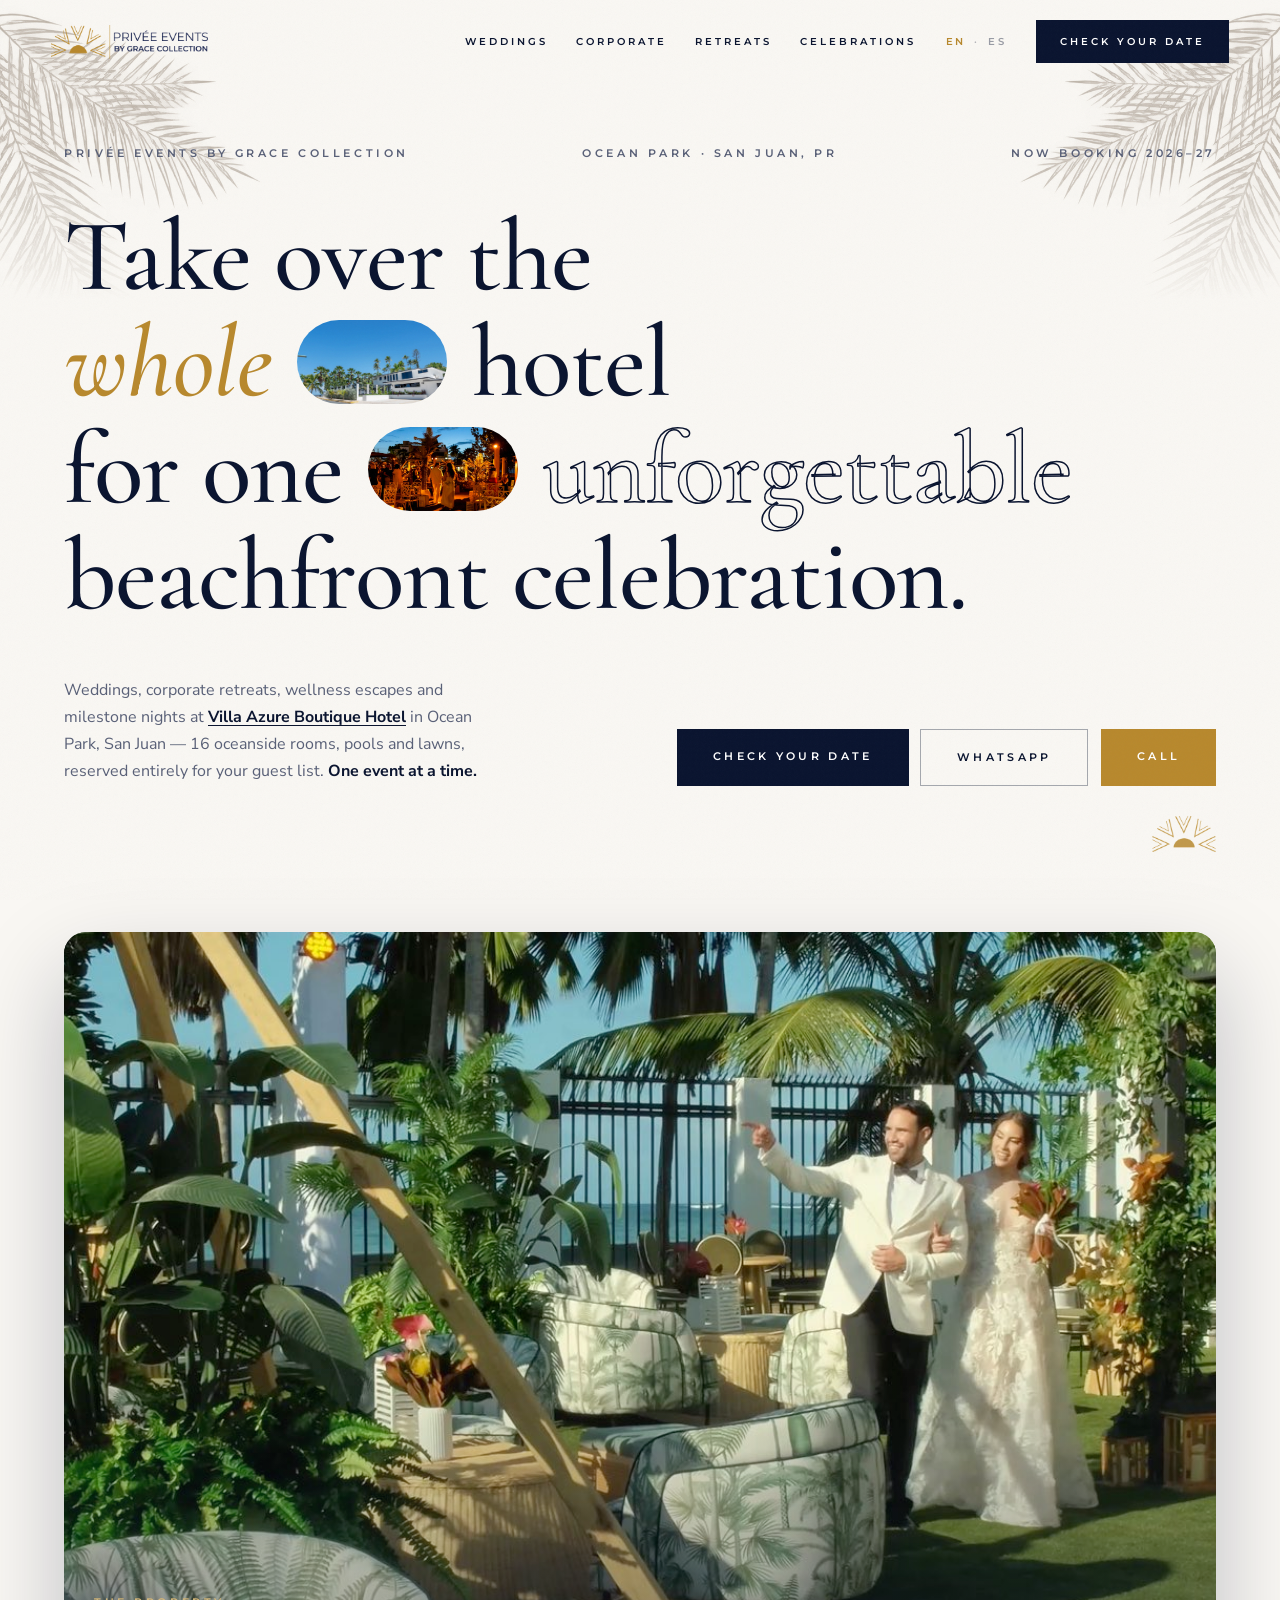
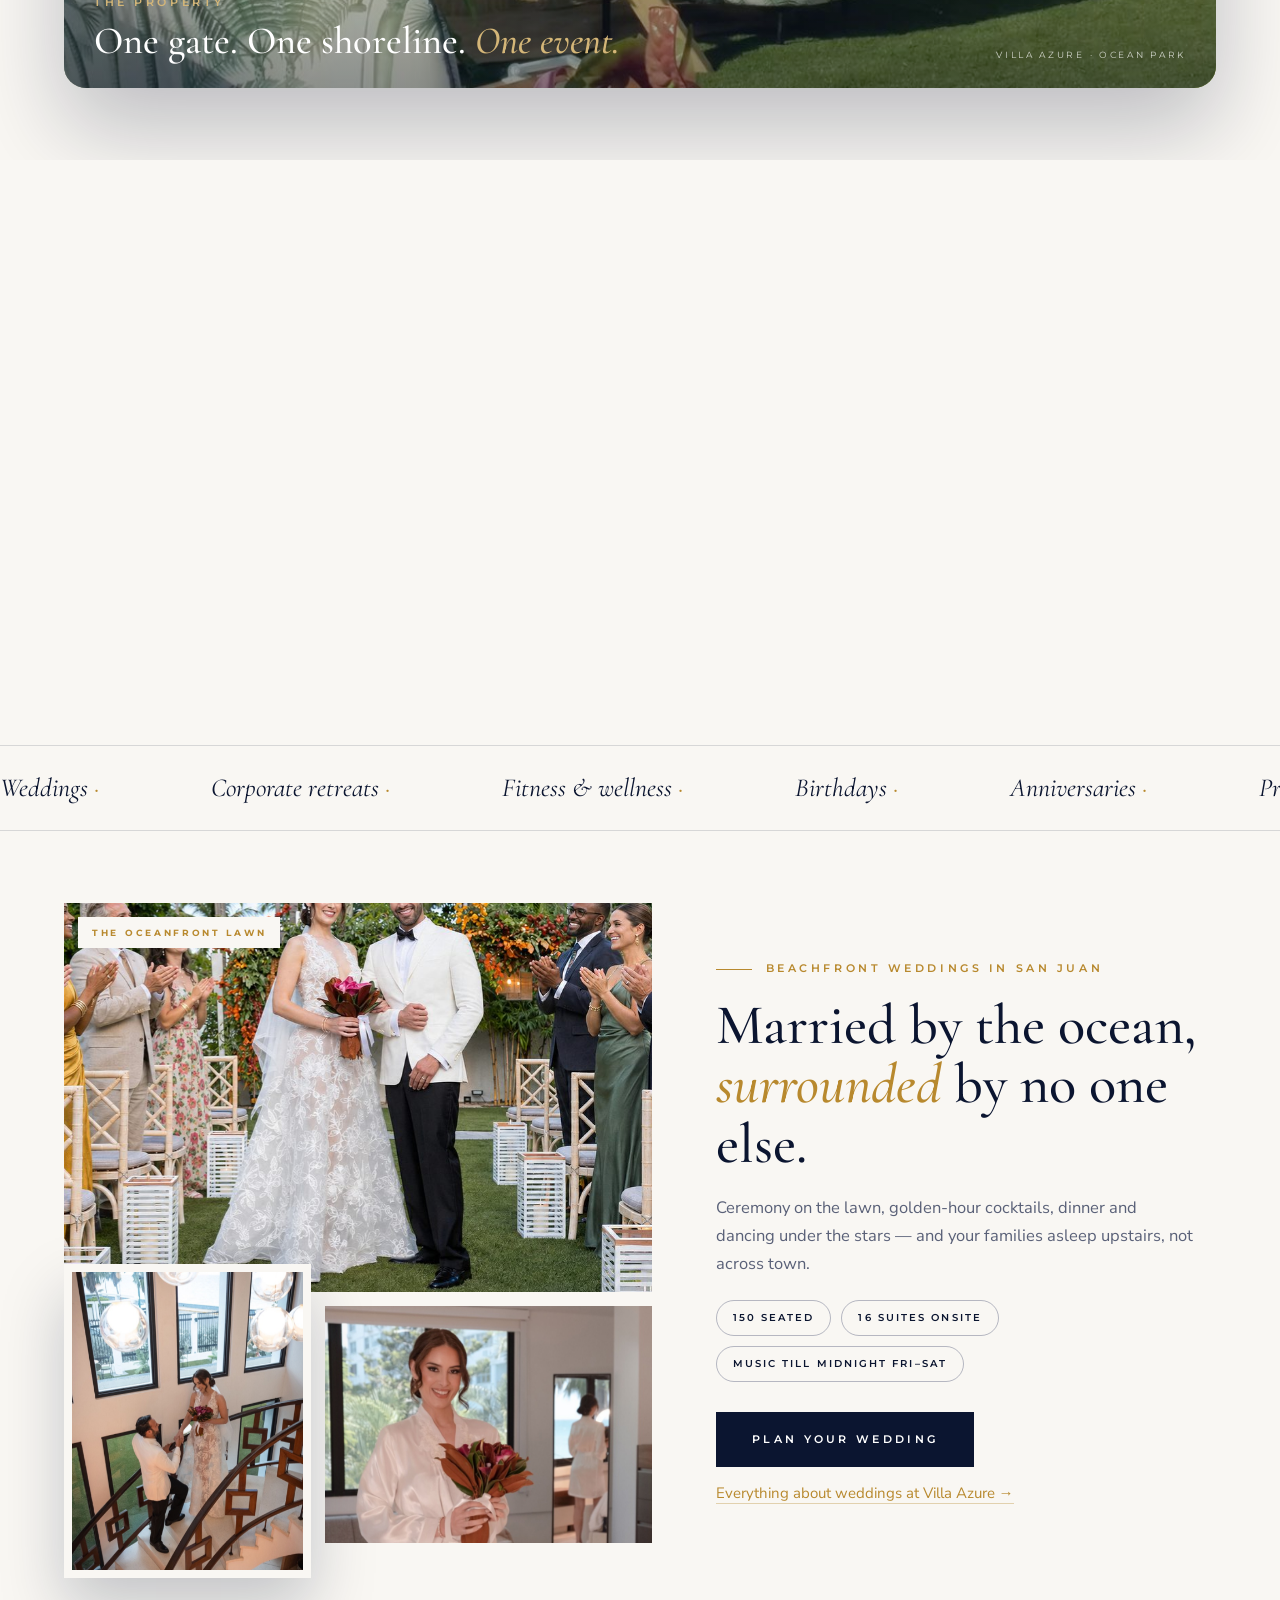
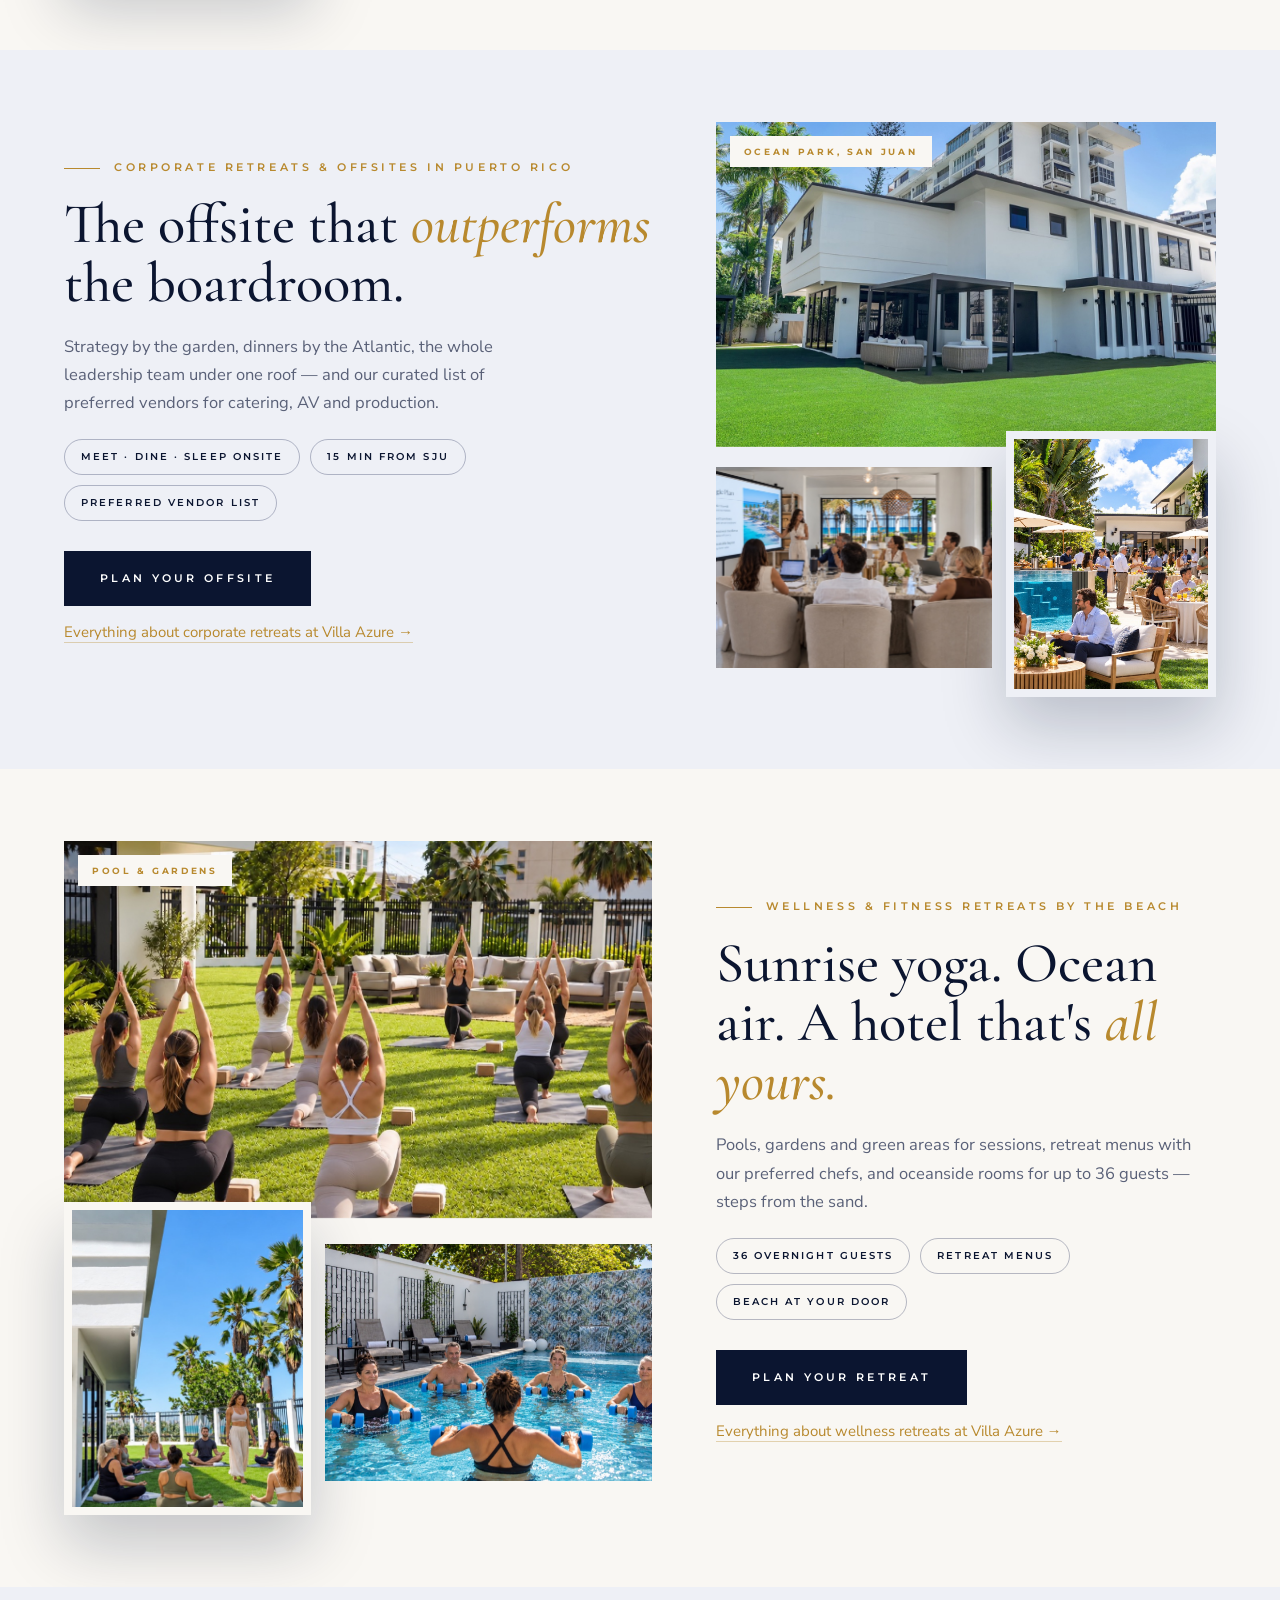
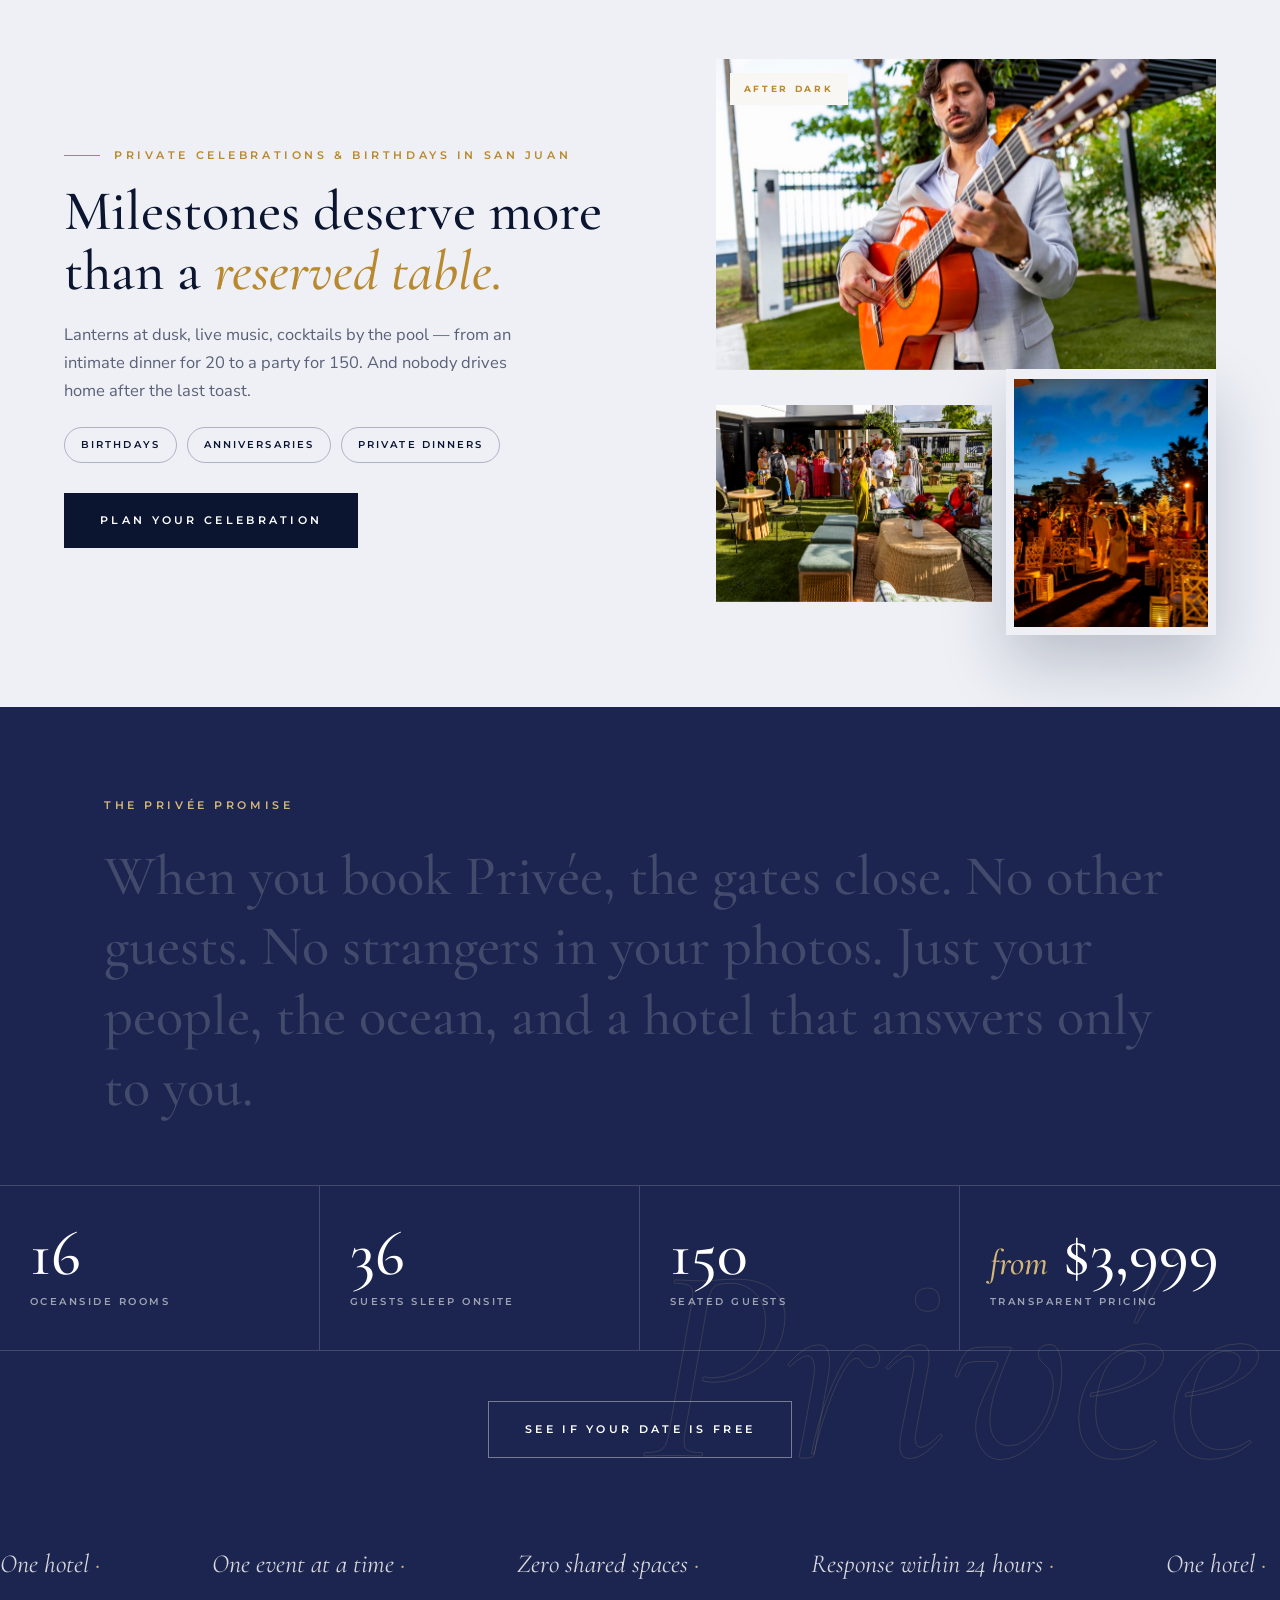
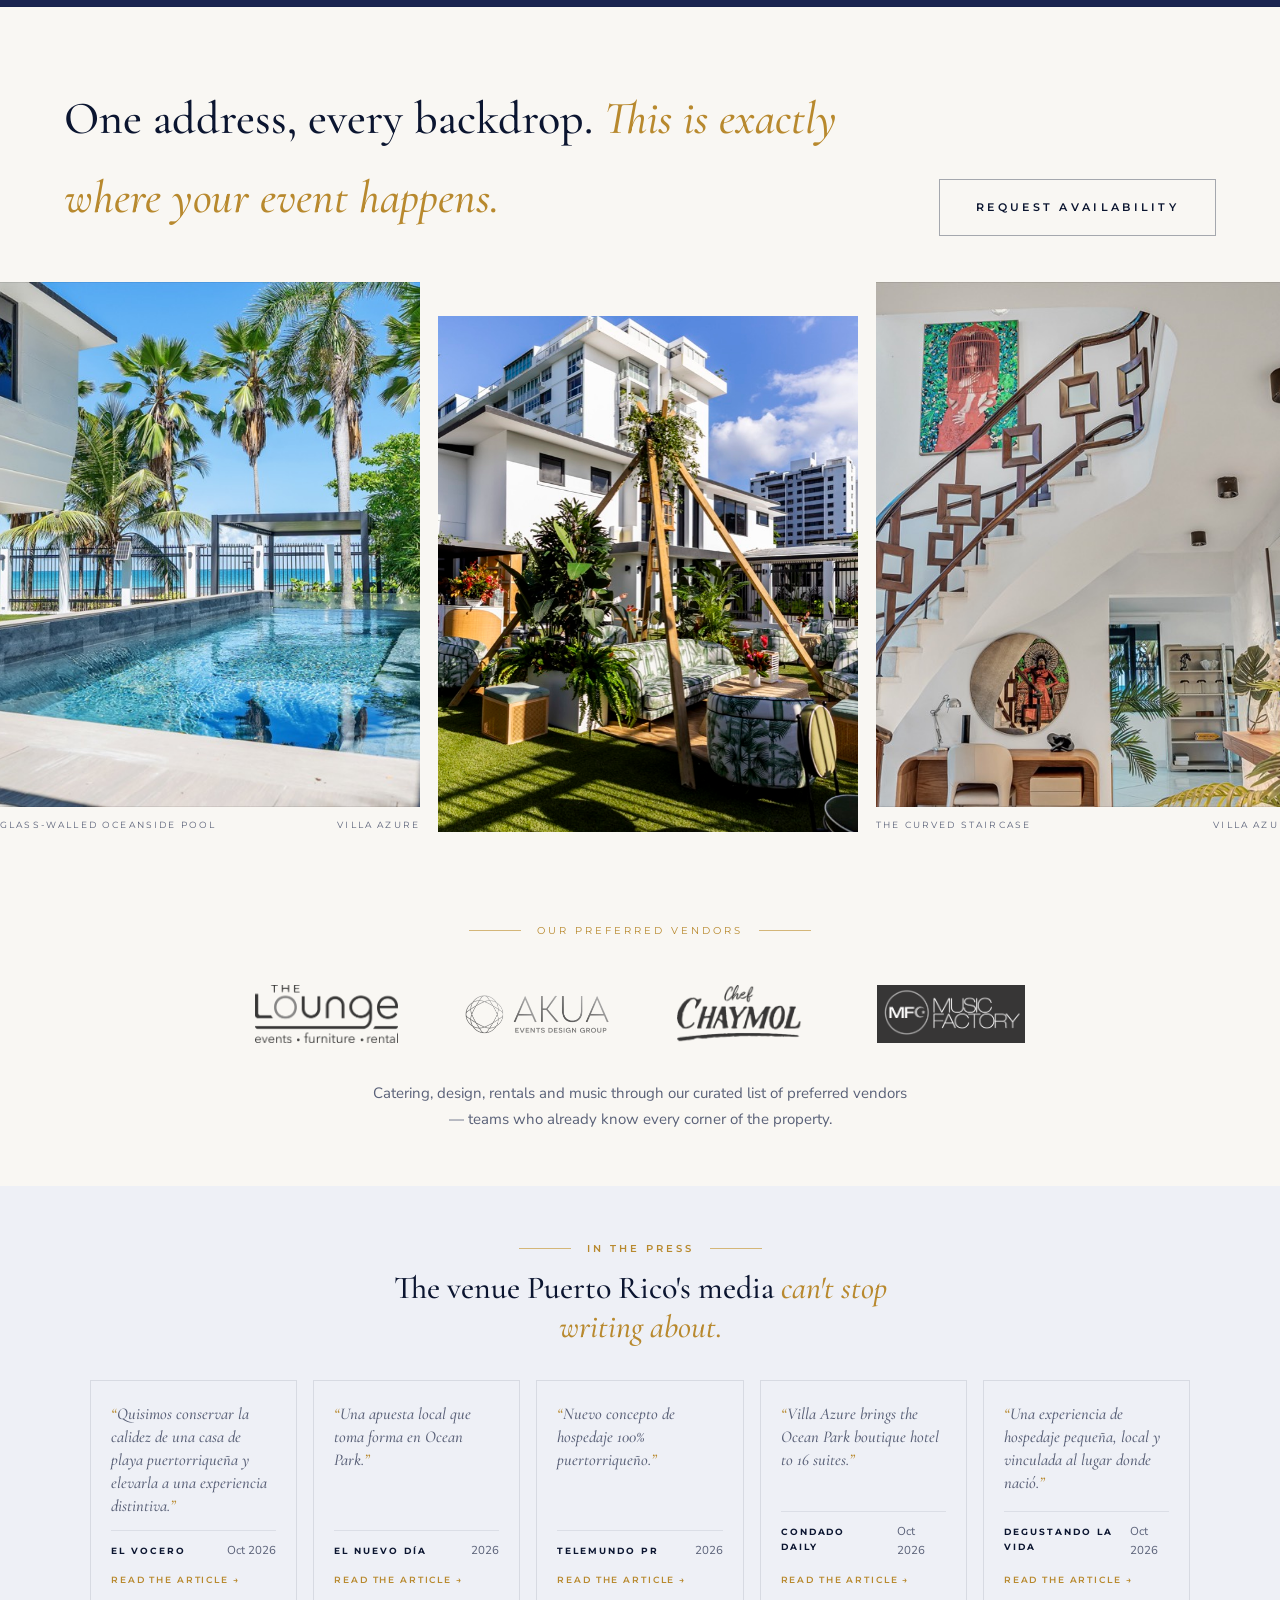
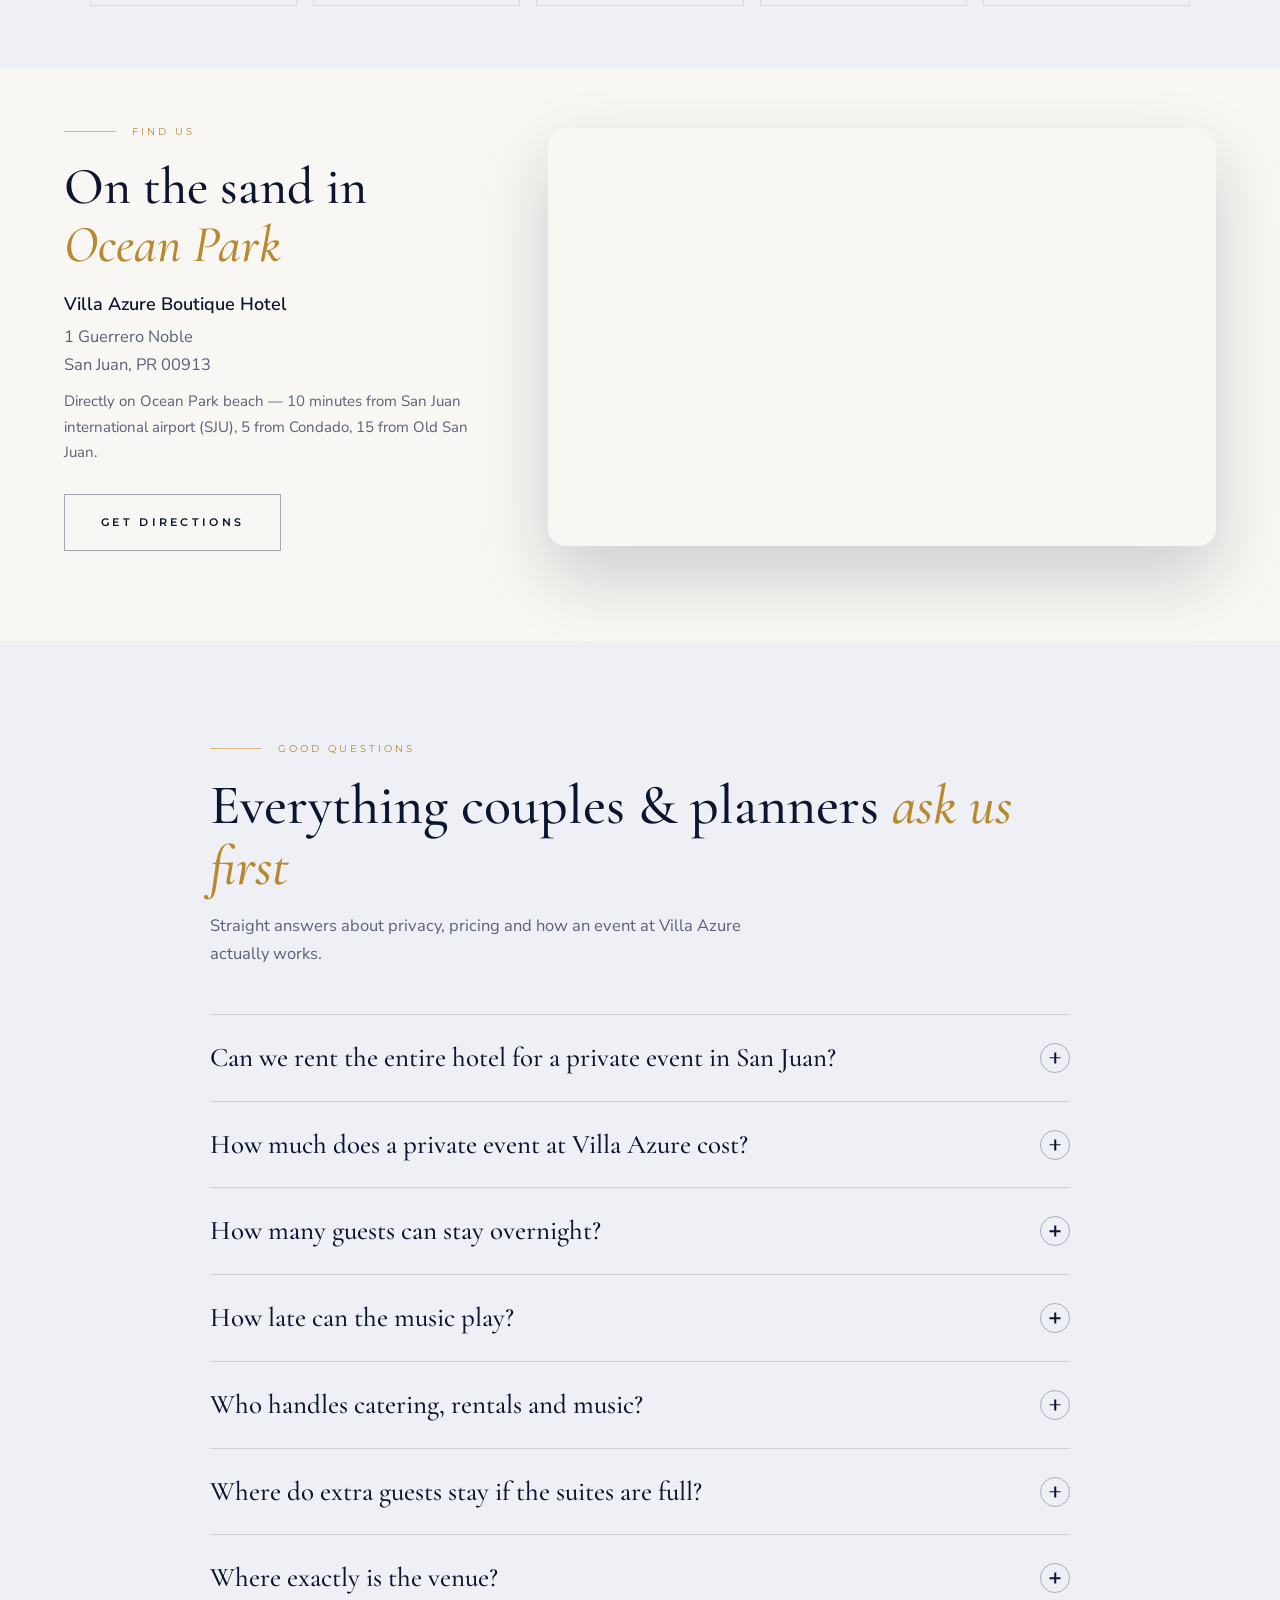
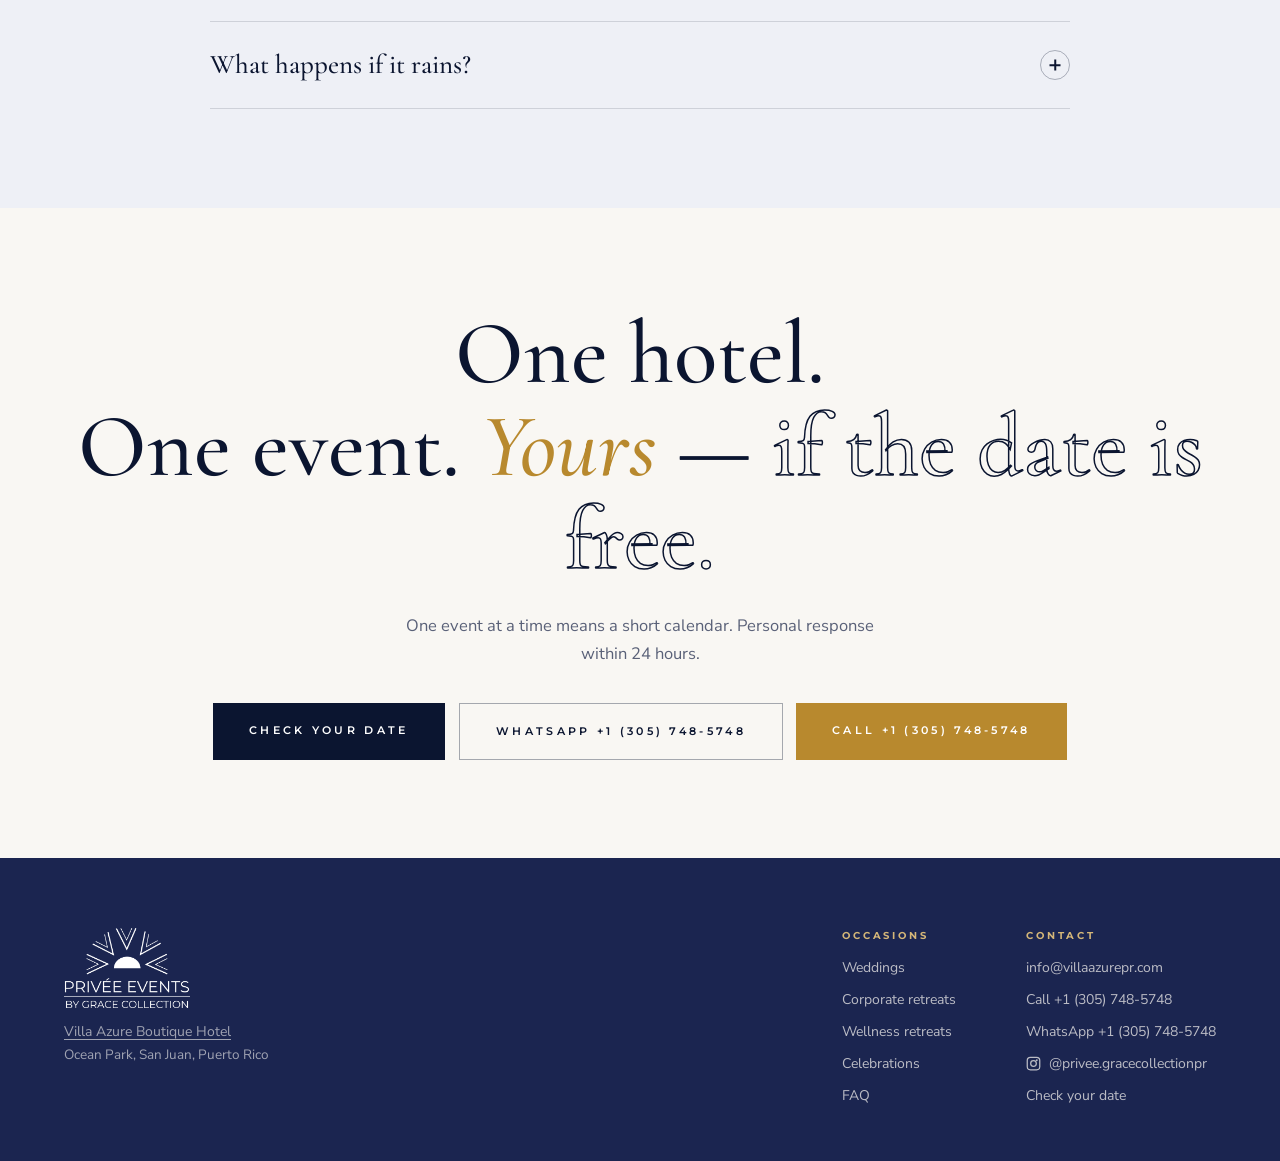
<file: index.html>
<!doctype html>
<html lang="en">
<head>
<meta charset="utf-8"><meta name="viewport" content="width=device-width,initial-scale=1">
<!-- Google Tag Manager -->
<script>(function(w,d,s,l,i){w[l]=w[l]||[];w[l].push({'gtm.start':
new Date().getTime(),event:'gtm.js'});var f=d.getElementsByTagName(s)[0],
j=d.createElement(s),dl=l!='dataLayer'?'&l='+l:'';j.async=true;j.src=
'https://www.googletagmanager.com/gtm.js?id='+i+dl;f.parentNode.insertBefore(j,f);
})(window,document,'script','dataLayer','GTM-WXHNPFBX');</script>
<!-- End Google Tag Manager -->
<!-- Meta Pixel Code -->
<script>
!function(f,b,e,v,n,t,s)
{if(f.fbq)return;n=f.fbq=function(){n.callMethod?
n.callMethod.apply(n,arguments):n.queue.push(arguments)};
if(!f._fbq)f._fbq=n;n.push=n;n.loaded=!0;n.version='2.0';
n.queue=[];t=b.createElement(e);t.async=!0;
t.src=v;s=b.getElementsByTagName(e)[0];
s.parentNode.insertBefore(t,s)}(window, document,'script',
'https://connect.facebook.net/en_US/fbevents.js');
fbq('init', '1125153193721222');
fbq('track', 'PageView');
</script>
<noscript><img height="1" width="1" style="display:none"
src="https://www.facebook.com/tr?id=1125153193721222&ev=PageView&noscript=1"
/></noscript>
<!-- End Meta Pixel Code -->
<title>Beachfront Wedding &amp; Event Venue in San Juan, Puerto Rico | Privée Events by Grace Collection</title>
<meta name="description" content="Take over Villa Azure Boutique Hotel, a 16-room beachfront event venue in Ocean Park, San Juan, Puerto Rico — weddings, retreats and private celebrations. One event at a time.">
<link rel="canonical" href="https://privee.gracecollectionpr.com/">
<meta property="og:type" content="website">
<meta property="og:title" content="Beachfront Wedding &amp; Event Venue in San Juan, Puerto Rico | Privée Events">
<meta property="og:description" content="A 16-room beachfront boutique hotel in Ocean Park, San Juan — reserved entirely for your wedding, retreat or celebration. One event at a time.">
<meta property="og:url" content="https://privee.gracecollectionpr.com/">
<meta property="og:image" content="https://privee.gracecollectionpr.com/img/corp-lawn.jpg">
<meta name="twitter:card" content="summary_large_image">
<script type="application/ld+json">
{
  "@context": "https://schema.org",
  "@type": "EventVenue",
  "name": "Privée Events at Villa Azure Boutique Hotel",
  "description": "Full-property buyout events — beachfront weddings, corporate retreats, wellness retreats and private celebrations at a 16-room boutique hotel in Ocean Park, San Juan, Puerto Rico. One event at a time.",
  "url": "https://privee.gracecollectionpr.com/",
  "telephone": "+1-305-748-5748",
  "email": "info@villaazurepr.com",
  "address": {
    "@type": "PostalAddress",
    "streetAddress": "1 Calle Guerrero Noble",
    "addressLocality": "San Juan",
    "addressRegion": "PR",
    "postalCode": "00913",
    "addressCountry": "US"
  },
  "containedInPlace": {
    "@type": "Hotel",
    "@id": "https://villaazurehotelpr.com/#hotel",
    "name": "Villa Azure Boutique Hotel",
    "url": "https://villaazurehotelpr.com",
    "numberOfRooms": 16,
    "address": {
      "@type": "PostalAddress",
      "streetAddress": "5 Calle Guerrero Noble",
      "addressLocality": "San Juan",
      "addressRegion": "PR",
      "postalCode": "00913",
      "addressCountry": "US"
    }
  },
  "geo": {
    "@type": "GeoCoordinates",
    "latitude": 18.45278,
    "longitude": -66.04365
  },
  "hasMap": "https://www.google.com/maps/search/?api=1&query=Villa+Azure+Boutique+Hotel%2C+1+Guerrero+Noble%2C+San+Juan%2C+PR+00913",
  "sameAs": ["https://www.instagram.com/privee.gracecollectionpr"]
}
</script>
<script type="application/ld+json">
{
  "@context": "https://schema.org",
  "@type": "FAQPage",
  "mainEntity": [
    {"@type":"Question","name":"Can we rent the entire hotel for a private event in San Juan?","acceptedAnswer":{"@type":"Answer","text":"Yes. Most events take over our Paradiso Wing — 9 en-suite rooms on the actual beachfront, with the sand steps from your door. Larger groups can buy out the entire hotel: all 16 en-suite designer suites, so the gates close and no other guests share the property. Either way, it is one event at a time."}},
    {"@type":"Question","name":"How much does a private event at Villa Azure cost?","acceptedAnswer":{"@type":"Answer","text":"Private events start at $4,000, in addition to lodging. Weekend celebrations (Friday–Sunday) require a buyout of at least our 9-room beachfront Paradiso Wing with a 3-night minimum stay — and a full buyout of all 16 suites, when available, is always a possibility. Your final quote depends on the date, group size and format — check your date and we will send real numbers, not ranges."}},
    {"@type":"Question","name":"How many guests can stay overnight?","acceptedAnswer":{"@type":"Answer","text":"Up to 36 overnight guests across 16 en-suite designer suites. For the celebration itself, your guest list can go beyond the overnight group — tell us your numbers and we will confirm what works for your format."}},
    {"@type":"Question","name":"How late can the music play?","acceptedAnswer":{"@type":"Answer","text":"Until midnight on Friday and Saturday, and until 10 PM on other nights. Ocean Park is a beachfront residential neighborhood, and keeping it gracious with our neighbors is part of what keeps this venue possible."}},
    {"@type":"Question","name":"Who handles catering, rentals and music?","acceptedAnswer":{"@type":"Answer","text":"You will work from our curated list of preferred vendors — caterers, event design, rentals and music teams who already know every corner of the property, including The Lounge, AKUA Events Design Group, Chef Chaymol and Music Factory. An event planner is ideal, and we also have a curated list of trusted planners who can assist you from the first call to the last dance."}},
    {"@type":"Question","name":"Where do extra guests stay if the suites are full?","acceptedAnswer":{"@type":"Answer","text":"We arrange overflow lodging for you — at nearby Condado hotels just minutes away, and through our access to nearby vacation properties that serve beautifully as well. Your whole guest list sleeps comfortably and the celebration stays at Villa Azure."}},
    {"@type":"Question","name":"Where exactly is the venue?","acceptedAnswer":{"@type":"Answer","text":"At 1 Guerrero Noble, San Juan, PR 00913 — in Ocean Park, directly on one of the city's most beautiful beaches, minutes from Condado and from San Juan international airport (SJU). Airport transfers are easily arranged through our concierge."}},
    {"@type":"Question","name":"What happens if it rains?","acceptedAnswer":{"@type":"Answer","text":"Every event carries a rain plan coordinated with your planner, using the property's covered and indoor spaces — so the day moves forward beautifully either way."}}
  ]
}
</script>
<link rel="preconnect" href="https://fonts.googleapis.com"><link rel="preconnect" href="https://fonts.gstatic.com" crossorigin><link href="https://fonts.googleapis.com/css2?family=Cormorant+Garamond:ital,wght@0,400;0,500;0,600;1,400;1,500;1,600&family=Montserrat:wght@400;500;600;700&family=Nunito+Sans:ital,wght@0,300;0,400;0,600;0,700;1,300;1,400&display=swap" rel="stylesheet">
<style>
:root{--ink:#0B1530;--navy:#1B2550;--bronze:#B8892E;--champ:#D4B678;--paper:#F9F7F3;--paper2:#EEF0F6;--muted:#5A6178;--ease:cubic-bezier(.2,.8,.2,1)}
*{margin:0;padding:0;box-sizing:border-box}
html{scroll-behavior:smooth}
body{font-family:'Nunito Sans',sans-serif;background:var(--paper);color:var(--ink);line-height:1.7;font-size:16.5px;overflow-x:hidden}
img{display:block;max-width:100%}
a{color:inherit}
::selection{background:var(--champ);color:var(--ink)}
.caps{font-family:'Montserrat',sans-serif;text-transform:uppercase;letter-spacing:.34em;font-size:10.5px;font-weight:600}
.btn{display:inline-block;font-family:'Montserrat',sans-serif;text-transform:uppercase;letter-spacing:.3em;font-size:11px;font-weight:600;text-decoration:none;padding:18px 36px;transition:transform .35s var(--ease),background .35s,color .35s,border-color .35s;will-change:transform}
.btn:hover{transform:translateY(-3px)}
.btn-gold{background:var(--ink);color:#fff}
.btn-gold:hover{background:var(--bronze)}
.btn-call{background:var(--bronze);color:#fff}
.btn-call:hover{background:var(--champ);color:var(--ink)}
.btn-line{border:1px solid rgba(11,21,48,.35);color:var(--ink)}
.btn-line:hover{background:var(--ink);color:#fff;border-color:var(--ink)}
.btn-ghost{border:1px solid rgba(255,255,255,.4);color:#fff}
.btn-ghost:hover{background:#fff;color:var(--ink)}

/* grain */
body::before{content:"";position:fixed;inset:0;z-index:99;pointer-events:none;opacity:.05;background-image:url("data:image/svg+xml,%3Csvg xmlns='http://www.w3.org/2000/svg' width='120' height='120'%3E%3Cfilter id='n'%3E%3CfeTurbulence baseFrequency='.85' numOctaves='2'/%3E%3C/filter%3E%3Crect width='120' height='120' filter='url(%23n)' opacity='.6'/%3E%3C/svg%3E")}

/* scroll progress */
#prog{position:fixed;top:0;left:0;height:3px;width:0;background:linear-gradient(90deg,var(--navy),var(--bronze));z-index:60}

/* header */
header{position:fixed;inset:0 0 auto 0;z-index:50;display:flex;align-items:center;justify-content:space-between;padding:20px 4vw;transition:background .4s,box-shadow .4s}
header.solid{background:rgba(249,247,243,.95);box-shadow:0 1px 0 rgba(11,21,48,.08);backdrop-filter:blur(6px)}
header .logo img{height:34px}
header .right{display:flex;align-items:center;gap:28px}
header .right a{text-decoration:none;font-family:'Montserrat',sans-serif;font-size:10px;letter-spacing:.3em;text-transform:uppercase;font-weight:600}
header .right a.cta{background:var(--ink);color:#fff;padding:13px 24px;transition:background .3s}
header .right a.cta:hover{background:var(--bronze)}
header .lang{display:flex;align-items:center;gap:7px;font-family:'Montserrat',sans-serif;font-size:10px;letter-spacing:.22em;font-weight:600}
header .lang button{background:none;border:0;cursor:pointer;padding:4px 2px;color:inherit;font:inherit;letter-spacing:inherit;opacity:.4;transition:opacity .25s,color .25s}
header .lang button.active{opacity:1;color:var(--bronze)}
header .lang>span{opacity:.3}
#totop{position:fixed;right:22px;bottom:22px;z-index:40;width:46px;height:46px;border-radius:50%;border:1px solid rgba(11,21,48,.14);background:rgba(249,247,243,.92);backdrop-filter:blur(6px);color:var(--ink);cursor:pointer;display:flex;align-items:center;justify-content:center;box-shadow:0 6px 24px rgba(11,21,48,.14);opacity:0;visibility:hidden;transform:translateY(12px);transition:opacity .35s,transform .35s,visibility .35s,background .3s,color .3s}
#totop.show{opacity:1;visibility:visible;transform:none}
#totop:hover{background:var(--bronze);color:#fff;border-color:var(--bronze)}
#totop svg{display:block}
@media(max-width:760px){#totop{right:16px;bottom:16px;width:42px;height:42px}}
.burger{display:none;background:none;border:0;cursor:pointer;padding:10px 2px;flex-direction:column;gap:5px;z-index:61}
.burger span{display:block;width:22px;height:1.5px;background:var(--ink);transition:transform .35s var(--ease),opacity .3s}
.burger.open span:nth-child(1){transform:translateY(6.5px) rotate(45deg)}
.burger.open span:nth-child(2){opacity:0}
.burger.open span:nth-child(3){transform:translateY(-6.5px) rotate(-45deg)}
@media(max-width:1000px){.burger{display:flex}}
#mnav{position:fixed;inset:0;z-index:60;background:var(--paper);display:flex;flex-direction:column;justify-content:center;padding:90px 8vw 40px;opacity:0;visibility:hidden;transition:opacity .4s var(--ease),visibility .4s}
#mnav.open{opacity:1;visibility:visible}
#mnav .mclose{position:absolute;top:18px;right:5vw;background:none;border:0;cursor:pointer;font-family:'Montserrat',sans-serif;font-size:10px;letter-spacing:.3em;text-transform:uppercase;font-weight:600;color:var(--ink);padding:12px}
#mnav nav{display:flex;flex-direction:column;gap:4px}
#mnav nav a{font-family:'Cormorant Garamond',serif;font-size:clamp(34px,8.5vw,52px);font-weight:500;color:var(--ink);text-decoration:none;padding:7px 0;border-bottom:1px solid rgba(11,21,48,.07);display:flex;justify-content:space-between;align-items:center;opacity:0;transform:translateY(14px);transition:opacity .5s var(--ease),transform .5s var(--ease)}
#mnav nav a::after{content:"→";font-size:.5em;color:var(--bronze)}
#mnav.open nav a{opacity:1;transform:none}
#mnav.open nav a:nth-child(1){transition-delay:.06s}#mnav.open nav a:nth-child(2){transition-delay:.11s}#mnav.open nav a:nth-child(3){transition-delay:.16s}#mnav.open nav a:nth-child(4){transition-delay:.21s}#mnav.open nav a:nth-child(5){transition-delay:.26s}#mnav.open nav a:nth-child(6){transition-delay:.31s}
#mnav .mfoot{margin-top:34px;display:flex;flex-direction:column;gap:12px;opacity:0;transition:opacity .5s var(--ease) .36s}
#mnav.open .mfoot{opacity:1}
#mnav .mfoot .btn{text-align:center}
.press{background:var(--paper2);padding:min(6vh,56px) 5vw min(7vh,64px)}
.press .phead{max-width:560px;margin:0 auto 34px;text-align:center}
.press .pkick{display:flex;align-items:center;justify-content:center;gap:16px;font-family:'Montserrat',sans-serif;font-size:10px;letter-spacing:.3em;text-transform:uppercase;color:var(--bronze);font-weight:600}
.press .pkick::before,.press .pkick::after{content:"";width:52px;height:1px;background:var(--champ)}
.press h2{font-family:'Cormorant Garamond',serif;font-size:clamp(24px,2.6vw,32px);font-weight:500;line-height:1.2;margin-top:12px}
.press h2 em{color:var(--bronze)}
.press .pgrid{display:grid;grid-template-columns:repeat(auto-fit,minmax(180px,1fr));gap:16px;max-width:1100px;margin:0 auto}
.press .card{background:transparent;border:1px solid rgba(11,21,48,.1);padding:22px 20px 18px;display:flex;flex-direction:column;gap:12px;text-decoration:none;color:var(--ink);transition:border-color .35s,background .35s}
.press .card:hover{border-color:var(--champ);background:rgba(255,255,255,.55)}
.press .card .q{font-family:'Cormorant Garamond',serif;font-size:16.5px;line-height:1.4;font-weight:500;font-style:italic;flex:1;color:var(--muted)}
.press .card .q::before{content:"“";color:var(--bronze)}
.press .card .q::after{content:"”";color:var(--bronze)}
.press .card .src{border-top:1px solid rgba(11,21,48,.08);padding-top:10px;display:flex;justify-content:space-between;align-items:baseline;gap:10px}
.press .card .src .o{font-family:'Montserrat',sans-serif;font-size:9px;letter-spacing:.22em;text-transform:uppercase;font-weight:700}
.press .card .src .d{font-size:11.5px;color:var(--muted)}
.press .card .read{font-family:'Montserrat',sans-serif;font-size:8.5px;letter-spacing:.22em;text-transform:uppercase;font-weight:600;color:var(--bronze)}
@media(max-width:760px){.press{padding:6vh 6vw 6vh}.press .pgrid{gap:12px}.press .card{padding:18px 18px 15px}}
@media(max-width:1000px){header .right a:not(.cta){display:none}}
@media(max-width:760px){
  header{padding:14px 4vw}
  header .logo img{height:26px}
  header .right{gap:12px}
  header .right a:not(.cta){display:none}
  header .lang{font-size:9px;letter-spacing:.1em;gap:5px}
  header .right a.cta{padding:11px 14px;font-size:9px;letter-spacing:.18em}
}

/* mobile: language toggle under the logo */
header .brand{display:flex;flex-direction:column;align-items:flex-start;gap:6px}
header .lang-m{display:none}
@media(max-width:760px){
  header .right .lang{display:none}
  header .lang-m{display:flex;font-size:9px;letter-spacing:.24em;gap:6px;padding-left:2px}
  header .lang-m button{padding:2px 2px}
  header .right{gap:16px}
}

/* palms framing the hero — signature of the live site */
.palms{position:absolute;top:0;width:clamp(200px,21vw,320px);pointer-events:none;z-index:0;mix-blend-mode:multiply;opacity:.7;-webkit-mask-image:linear-gradient(to bottom,black 38%,transparent 74%);mask-image:linear-gradient(to bottom,black 38%,transparent 74%)}
.palms.l{left:0}
.palms.r{right:0}
.palms img{width:100%;height:auto;transform-origin:top center;animation:sway 9s ease-in-out infinite alternate}
.palms.r img{animation-delay:-4.5s}
@keyframes sway{from{transform:rotate(-1.2deg)}to{transform:rotate(1.4deg)}}
@media(max-width:760px){.palms{width:38vw;opacity:.5}}

/* rotating sun emblem */
.sunspin{position:absolute;bottom:8px;right:5vw;width:64px;opacity:.85;z-index:1;pointer-events:none}
@media(max-width:760px){.sunspin{width:44px;bottom:6px;right:6vw}}

/* hero — kinetic type, staggered entrance */
.hero{min-height:min(100svh,860px);display:flex;flex-direction:column;justify-content:center;padding:130px 5vw 60px;position:relative}
.hero>:not(.palms):not(.sunspin){position:relative;z-index:1}
.hero .meta{display:flex;justify-content:space-between;flex-wrap:wrap;gap:10px;margin-bottom:min(5vh,40px);color:var(--muted);opacity:0;animation:fadeUp 1s var(--ease) .1s forwards}
.hero h1{font-family:'Cormorant Garamond',serif;font-weight:500;font-size:clamp(40px,8vw,118px);line-height:1.04;letter-spacing:-.01em}
.hero h1 .row{display:flex;align-items:center;gap:.25em;flex-wrap:wrap;opacity:0;transform:translateY(40px);animation:fadeUp 1s var(--ease) forwards}
.hero h1 .row:nth-child(1){animation-delay:.25s}
.hero h1 .row:nth-child(2){animation-delay:.4s}
.hero h1 .row:nth-child(3){animation-delay:.55s}
.hero h1 .row:nth-child(4){animation-delay:.7s}
.hero h1 em{font-style:italic;color:var(--bronze)}
.hero h1 .out{-webkit-text-stroke:1.5px var(--ink);color:transparent}
.hero .chip{display:inline-block;height:.82em;aspect-ratio:16/9;overflow:hidden;border-radius:100px;transition:aspect-ratio .7s var(--ease)}
.hero .chip img{width:100%;height:100%;object-fit:cover;animation:kenburns 14s ease-in-out infinite alternate}
.hero .chip:hover{aspect-ratio:21/9}
@keyframes kenburns{from{transform:scale(1)}to{transform:scale(1.18)}}
@keyframes fadeUp{to{opacity:1;transform:none}}
.hero .foot{display:flex;justify-content:space-between;align-items:flex-end;gap:30px;margin-top:min(6vh,48px);flex-wrap:wrap;opacity:0;animation:fadeUp 1s var(--ease) .9s forwards}
.hero .foot p{max-width:420px;color:var(--muted);font-size:16px}
.hero .foot p b{color:var(--ink)}
.hero .ctas{display:flex;gap:12px;flex-wrap:wrap}
@media(max-width:760px){
  .hero{min-height:0;padding:110px 6vw 56px}
  .hero .meta span:nth-child(2){display:none}
  .hero .ctas{width:100%}
  .hero .ctas .btn{flex:1;text-align:center;padding:16px 10px}
}

/* expanding cinema — hero video that grows to full bleed on scroll */
.cinema{height:165vh;position:relative}
.cinema .stick{position:sticky;top:0;height:100svh;display:grid;place-items:center;overflow:hidden}
.vwrap{position:relative;width:90vw;height:84svh;border-radius:22px;overflow:hidden;box-shadow:0 40px 90px rgba(11,21,48,.25);will-change:width,height,border-radius}
.vwrap video,.vwrap img.vposter{position:absolute;inset:0;width:100%;height:100%;object-fit:cover}
.vwrap .vscrim{position:absolute;inset:0;background:linear-gradient(to top,rgba(11,21,48,.45),transparent 45%)}
.vwrap .vlabel{position:absolute;left:30px;bottom:26px;color:#fff;z-index:2}
.vwrap .vlabel .caps{color:var(--champ);display:block;margin-bottom:8px}
.vwrap .vlabel h3{font-family:'Cormorant Garamond',serif;font-weight:500;font-size:clamp(24px,3vw,42px);line-height:1.1}
.vwrap .vlabel h3 em{font-style:italic;color:var(--champ)}
.vwrap .vcount{position:absolute;right:30px;bottom:26px;color:rgba(255,255,255,.75);font-family:'Montserrat',sans-serif;font-size:9px;letter-spacing:.3em;text-transform:uppercase;z-index:2}
@media(max-width:760px){
  .cinema{height:135vh}
  .vwrap{width:92vw;height:90svh;border-radius:16px}
  .vwrap .vlabel{left:20px;bottom:18px}
  .vwrap .vcount{display:none}
}

/* marquee */
.marq{border-top:1px solid rgba(11,21,48,.14);border-bottom:1px solid rgba(11,21,48,.14);overflow:hidden;padding:20px 0;background:var(--paper)}
.marq .track{display:flex;gap:56px;width:max-content;animation:marq 30s linear infinite}
.marq span{font-family:'Cormorant Garamond',serif;font-style:italic;font-size:26px;white-space:nowrap;color:var(--ink)}
.marq span i{font-style:normal;color:var(--bronze);margin-right:56px}
@keyframes marq{to{transform:translateX(-50%)}}
.marq.rev{border-top:0;background:var(--navy)}
.marq.rev .track{animation:marqrev 36s linear infinite}
.marq.rev span{color:rgba(249,247,243,.85)}
.marq.rev span i{color:var(--champ)}
@keyframes marqrev{from{transform:translateX(-50%)}to{transform:translateX(0)}}

/* occasions */
.chapter{padding:min(8vh,76px) 5vw;position:relative;overflow:hidden}
.chapter .grid{display:grid;grid-template-columns:1.08fr .92fr;gap:5vw;align-items:center;max-width:1340px;margin:0 auto}
@media(max-width:900px){.chapter .grid{grid-template-columns:1fr;gap:38px}}
.chapter.flip .grid > .ph{order:2}
@media(max-width:900px){.chapter.flip .grid > .ph{order:0}}
.ph{position:relative}
.ph .frame{overflow:hidden;position:relative;clip-path:inset(10% 10% 10% 10%);transition:clip-path 1.1s var(--ease)}
.ph.in .frame{clip-path:inset(0 0 0 0)}
.ph .main{width:100%;aspect-ratio:16/10.6;object-fit:cover;display:block;will-change:transform;transform:scale(1.12)}
.ph .duo{display:grid;grid-template-columns:1fr 1.32fr;gap:14px;margin-top:14px;align-items:start}
.chapter.flip .duo{grid-template-columns:1.32fr 1fr}
.chapter.flip .duo .s1{order:2}
.ph .duo .shot{overflow:hidden;opacity:0;transform:translateY(26px);transition:opacity .9s var(--ease) .25s,transform .9s var(--ease) .25s}
.ph.in .duo .shot{opacity:1;transform:none}
.ph.in .duo .s2{transition-delay:.4s}
.ph .duo img{width:100%;height:100%;object-fit:cover;display:block;will-change:transform;transform:scale(1.12)}
.ph .duo .s1{aspect-ratio:3/3.8}
.ph .duo .s2{aspect-ratio:4/2.9}
@media(min-width:901px){
  .ph .duo .s1{margin-top:-17%;position:relative;z-index:2;border:8px solid var(--paper);box-shadow:0 30px 60px rgba(11,21,48,.22)}
  .alt-bg .ph .duo .s1{border-color:var(--paper2)}
}
.ph .lbl{position:absolute;top:14px;left:14px;background:var(--paper);padding:8px 14px;font-family:'Montserrat',sans-serif;font-size:9px;letter-spacing:.3em;text-transform:uppercase;font-weight:700;color:var(--bronze);z-index:2}
@media(max-width:900px){
  .chapter{padding:7vh 6vw 9vh}
  .ph .duo{gap:10px;margin-top:10px}
}
.tx .k{color:var(--bronze);display:block;margin-bottom:18px}
.tx .k::before{content:"";display:inline-block;width:36px;height:1px;background:var(--bronze);vertical-align:middle;margin-right:14px}
.tx .d{font-family:'Cormorant Garamond',serif;font-weight:500;font-size:clamp(34px,4.4vw,62px);line-height:1.05;margin-bottom:20px;color:var(--ink);max-width:none}
.tx .d em{font-style:italic;color:var(--bronze)}
.tx p{color:var(--muted);max-width:480px;margin-bottom:14px}
.tx .tags{display:flex;gap:10px;flex-wrap:wrap;margin:22px 0 30px}
.tx .tags span{font-family:'Montserrat',sans-serif;font-size:9.5px;letter-spacing:.22em;text-transform:uppercase;font-weight:600;border:1px solid rgba(27,37,80,.3);padding:9px 16px;border-radius:100px;opacity:0;transform:translateY(14px);transition:opacity .7s var(--ease),transform .7s var(--ease)}
.tx.in .tags span{opacity:1;transform:none}
.tx.in .tags span:nth-child(2){transition-delay:.12s}
.tx.in .tags span:nth-child(3){transition-delay:.24s}
.alt-bg{background:var(--paper2)}

/* navy statement block with scroll-fill + counters */
.navyblock{background:var(--navy);color:#fff;position:relative;overflow:hidden}
.navyblock::after{content:"Privée";position:absolute;bottom:0;right:.06em;font-family:'Cormorant Garamond',serif;font-style:italic;font-size:clamp(96px,22vw,340px);line-height:1.1;color:transparent;-webkit-text-stroke:1px rgba(212,182,120,.16);pointer-events:none;user-select:none}
.statement{padding:min(10vh,96px) 5vw min(7vh,66px);max-width:1200px;margin:0 auto;position:relative;z-index:2}
.statement .caps{color:var(--champ);display:block;margin-bottom:26px}
.statement p{font-family:'Cormorant Garamond',serif;font-weight:500;font-size:clamp(30px,4.4vw,60px);line-height:1.25}
.statement .w{color:rgba(249,247,243,.18);transition:color .5s var(--ease)}
.statement .w.on{color:#fff}
.statement .w.gold.on{color:var(--champ);font-style:italic}
.nums{display:grid;grid-template-columns:repeat(4,1fr);max-width:1340px;margin:0 auto;border-top:1px solid rgba(249,247,243,.18);position:relative;z-index:2}
@media(max-width:800px){.nums{grid-template-columns:1fr 1fr}}
.nums div{padding:36px 30px;border-right:1px solid rgba(249,247,243,.18);border-bottom:1px solid rgba(249,247,243,.18)}
.nums div:nth-child(4n){border-right:0}
@media(max-width:800px){.nums div:nth-child(2n){border-right:0}}
.nums b{display:block;font-family:'Cormorant Garamond',serif;font-weight:500;font-size:clamp(44px,5vw,70px);line-height:1;color:#fff}
.nums b i{font-style:italic;color:var(--champ);font-size:.55em}
.nums div>span{color:rgba(249,247,243,.6);font-family:'Montserrat',sans-serif;font-size:9.5px;letter-spacing:.26em;text-transform:uppercase;font-weight:600}
.nums b span{font:inherit;color:inherit;letter-spacing:0}
.navyblock .ctaend{position:relative;z-index:2;padding:50px 5vw 64px;text-align:center}

/* film strip gallery — auto drift */
.strip{padding:min(8vh,76px) 0 min(5vh,48px);overflow:hidden}
.strip .head{padding:0 5vw;display:flex;justify-content:space-between;align-items:flex-end;max-width:1340px;margin:0 auto 46px;gap:28px;flex-wrap:wrap}
.strip h2{font-family:'Cormorant Garamond',serif;font-weight:500;font-size:clamp(30px,3.6vw,48px);flex:1 1 520px;max-width:900px}
.strip .head .btn{white-space:nowrap}
.strip h2 em{font-style:italic;color:var(--bronze)}
.railwrap{overflow:hidden}
.rail{display:flex;width:max-content;animation:drift 75s linear infinite}
@media(hover:hover) and (pointer:fine){.railwrap:hover .rail{animation-play-state:paused}}
@keyframes drift{to{transform:translateX(-33.3333%)}}
.rail figure{flex:0 0 min(420px,74vw);margin-right:18px}
.rail img{width:100%;aspect-ratio:4/5;object-fit:cover;transition:transform .6s var(--ease)}
.rail figure:hover img{transform:scale(1.04)}
.rail figcaption{display:flex;justify-content:space-between;margin-top:10px;font-family:'Montserrat',sans-serif;font-size:9px;letter-spacing:.24em;text-transform:uppercase;color:var(--muted)}
.rail figure:nth-child(5n+2),.rail figure:nth-child(5n+4){transform:translateY(34px)}
@media(max-width:760px){
  .railwrap{padding-bottom:28px}
  .rail figure:nth-child(5n+2),.rail figure:nth-child(5n+4){transform:translateY(20px)}
}

/* vendors */
.vendors{padding:min(5vh,48px) 5vw min(6vh,56px);text-align:center}
.vendors .vkick{display:flex;align-items:center;justify-content:center;gap:16px;font-family:'Montserrat',sans-serif;font-size:10px;letter-spacing:.3em;text-transform:uppercase;color:var(--bronze)}
.vendors .vkick::before,.vendors .vkick::after{content:"";width:52px;height:1px;background:var(--champ)}
.vendors .vlogos{margin:46px auto 0;max-width:1100px;display:flex;align-items:center;justify-content:center;gap:clamp(30px,5vw,76px);flex-wrap:wrap}
.vendors .vlogos img{height:clamp(42px,5vw,58px);width:auto;filter:grayscale(1);opacity:.78;transition:filter .4s,opacity .4s}
.vendors .vlogos img:hover{filter:none;opacity:1}
.vendors .vnote{margin:38px auto 0;max-width:540px;color:var(--muted);font-size:15px}

/* map / find us */
.findus{padding:min(6vh,56px) 5vw min(10vh,96px);background:var(--paper)}
.findus .inner{max-width:1340px;margin:0 auto;display:grid;grid-template-columns:minmax(300px,420px) 1fr;gap:clamp(30px,5vw,70px);align-items:center}
.findus .fkick{display:flex;align-items:center;gap:16px;font-family:'Montserrat',sans-serif;font-size:10px;letter-spacing:.3em;text-transform:uppercase;color:var(--bronze)}
.findus .fkick::before{content:"";width:52px;height:1px;background:var(--champ)}
.findus h2{font-family:'Cormorant Garamond',serif;font-weight:500;font-size:clamp(32px,4.2vw,52px);line-height:1.1;margin:18px 0 16px}
.findus h2 em{font-style:italic;color:var(--bronze)}
.findus address{font-style:normal;color:var(--muted);margin-bottom:10px}
.findus address b{display:block;color:var(--ink);font-weight:600;font-size:18px;margin-bottom:4px}
.findus .fnear{color:var(--muted);font-size:15px;margin-bottom:28px}
.findus .mapwrap{position:relative;border-radius:18px;overflow:hidden;box-shadow:0 30px 70px rgba(11,21,48,.18);aspect-ratio:16/10}
.findus .mapwrap iframe{position:absolute;inset:0;width:100%;height:100%;border:0;filter:saturate(.75) contrast(1.02)}
@media(max-width:900px){
  .findus{padding:5vh 6vw 8vh}
  .findus .inner{grid-template-columns:1fr;gap:34px}
  .findus .mapwrap{aspect-ratio:4/3}
}

/* faq */
.faq{background:var(--paper2);padding:min(11vh,104px) 5vw}
.faq .inner{max-width:860px;margin:0 auto}
.faq .fkick{display:flex;align-items:center;gap:16px;font-family:'Montserrat',sans-serif;font-size:10px;letter-spacing:.3em;text-transform:uppercase;color:var(--bronze)}
.faq .fkick::before{content:"";width:52px;height:1px;background:var(--champ)}
.faq h2{font-family:'Cormorant Garamond',serif;font-weight:500;font-size:clamp(32px,4.6vw,56px);line-height:1.1;margin:18px 0 14px}
.faq h2 em{font-style:italic;color:var(--bronze)}
.faq .fintro{color:var(--muted);max-width:560px;margin-bottom:46px}
.faq details{border-top:1px solid rgba(11,21,48,.14)}
.faq details:last-of-type{border-bottom:1px solid rgba(11,21,48,.14)}
.faq summary{list-style:none;cursor:pointer;display:flex;justify-content:space-between;align-items:baseline;gap:24px;padding:26px 0;font-family:'Cormorant Garamond',serif;font-weight:500;font-size:clamp(20px,2.6vw,27px);line-height:1.25;transition:color .3s}
.faq summary::-webkit-details-marker{display:none}
.faq summary .ic{flex:0 0 auto;width:30px;height:30px;border:1px solid rgba(11,21,48,.3);border-radius:50%;position:relative;transition:transform .45s var(--ease),background .3s,border-color .3s;align-self:center}
.faq summary .ic::before,.faq summary .ic::after{content:"";position:absolute;top:50%;left:50%;background:currentColor;transform:translate(-50%,-50%)}
.faq summary .ic::before{width:11px;height:1.5px}
.faq summary .ic::after{width:1.5px;height:11px;transition:opacity .3s}
.faq details[open] summary{color:var(--bronze)}
.faq details[open] summary .ic{transform:rotate(135deg);background:var(--bronze);border-color:var(--bronze);color:#fff}
.faq details .a{padding:0 0 30px;max-width:640px;color:var(--muted)}
.faq details .a b{color:var(--ink);font-weight:600}
.faq details .a a{color:var(--bronze);text-decoration:underline;text-underline-offset:3px}
@media(hover:hover){.faq summary:hover{color:var(--bronze)}}
@media(max-width:760px){.faq{padding:9vh 6vw}.faq summary{padding:22px 0}.faq summary .ic{width:26px;height:26px}}

/* closing */
.closing{padding:min(11vh,104px) 5vw;text-align:center;position:relative}
.closing h2{font-family:'Cormorant Garamond',serif;font-weight:500;font-size:clamp(38px,7vw,100px);line-height:1.04}
.closing h2 em{font-style:italic;color:var(--bronze)}
.closing h2 .out{-webkit-text-stroke:1.5px var(--ink);color:transparent}
.closing p{margin:26px auto 34px;max-width:480px;color:var(--muted)}
.closing .ctas{display:flex;gap:14px;justify-content:center;flex-wrap:wrap}
@media(max-width:760px){
  .closing{padding:9vh 6vw}
  .closing .ctas{flex-direction:column;align-items:stretch}
}

footer{background:var(--navy);color:#fff;padding:70px 5vw 46px;display:flex;justify-content:space-between;gap:46px;flex-wrap:wrap;align-items:flex-start}
footer .flogo{height:80px}
footer .cols{display:flex;gap:70px;flex-wrap:wrap}
footer h4{font-family:'Montserrat',sans-serif;font-size:9.5px;letter-spacing:.3em;text-transform:uppercase;color:var(--champ);margin-bottom:12px}
footer a{display:block;text-decoration:none;font-size:14px;margin-bottom:8px;color:rgba(249,247,243,.72)}
footer a:hover{color:#fff}
footer .addr{font-size:13.5px;color:rgba(249,247,243,.6);margin-top:12px}
.reveal{opacity:0;transform:translateY(26px);transition:opacity .9s var(--ease),transform .9s var(--ease)}
.reveal.in{opacity:1;transform:none}

@media(prefers-reduced-motion:reduce){
  *,*::before,*::after{animation:none!important;transition:none!important}
  .marq .track{animation:marq 30s linear infinite!important}
  .marq.rev .track{animation:marqrev 36s linear infinite!important}
  .hero .meta,.hero h1 .row,.hero .foot{opacity:1;transform:none}
  .reveal,.tx .tags span,.ph .duo .shot{opacity:1;transform:none}
  .ph .frame{clip-path:none}
  .statement .w{color:#fff}
  .rail{animation:drift 75s linear infinite!important}
}
.sublink{margin-top:14px;font-size:15px}
.sublink a{color:var(--bronze);text-decoration:none;border-bottom:1px solid rgba(184,137,46,.35)}
.sublink a:hover{color:var(--navy);border-color:var(--navy)}
</style>
</head>
<body>
<!-- Google Tag Manager (noscript) -->
<noscript><iframe src="https://www.googletagmanager.com/ns.html?id=GTM-WXHNPFBX"
height="0" width="0" style="display:none;visibility:hidden"></iframe></noscript>
<!-- End Google Tag Manager (noscript) -->

<div id="prog"></div>
<header id="hd">
  <div class="brand"><a class="logo" href="#"><img src="img/logo-h-navy.png" alt="Privée Events by Grace Collection"></a><div class="lang lang-m" role="group" aria-label="Language / Idioma"><button type="button" data-lang="en">EN</button><span>·</span><button type="button" data-lang="es">ES</button></div></div>
  <div class="right">
    <a href="#w" data-t="nav.w">Weddings</a><a href="#c" data-t="nav.c">Corporate</a><a href="#r" data-t="nav.r">Retreats</a><a href="#cel" data-t="nav.cel">Celebrations</a>
    <div class="lang" role="group" aria-label="Language / Idioma"><button type="button" data-lang="en">EN</button><span>·</span><button type="button" data-lang="es">ES</button></div>
    <a class="cta" href="/questionnaire" data-t="cta.check">Check your date</a>
    <button class="burger" type="button" aria-label="Menu" aria-expanded="false" aria-controls="mnav"><span></span><span></span><span></span></button>
  </div>
</header>

<div id="mnav" aria-hidden="true">
  <button class="mclose" type="button" data-t="mnav.close">Close</button>
  <nav>
    <a href="#w" data-t="nav.w">Weddings</a>
    <a href="#c" data-t="nav.c">Corporate</a>
    <a href="#r" data-t="nav.r">Retreats</a>
    <a href="#cel" data-t="nav.cel">Celebrations</a>
    <a href="#map" data-t="mnav.map">Find us</a>
    <a href="#faq">FAQ</a>
  </nav>
  <div class="mfoot">
    <a class="btn btn-gold" href="/questionnaire" data-t="cta.check">Check your date</a>
  </div>
</div>

<section class="hero">
  <div class="palms l" aria-hidden="true"><img src="img/palmera-3-left.webp" alt=""></div>
  <div class="palms r" aria-hidden="true"><img src="img/palmera-3-right.webp" alt=""></div>
  <img class="sunspin" src="img/sun.webp" alt="" aria-hidden="true">
  <div class="meta caps">
    <span>Privée Events by Grace Collection</span>
    <span>Ocean Park · San Juan, PR</span>
    <span data-t="meta.booking">Now booking 2026–27</span>
  </div>
  <h1>
    <span class="row" data-t="h1.r1">Take over the</span>
    <span class="row"><em data-t="h1.em">whole</em> <span class="chip"><img src="img/DSC08947.jpg" alt="Entrance of Villa Azure Boutique Hotel in Ocean Park, San Juan" decoding="async"></span> <span data-t="h1.r2b">hotel</span></span>
    <span class="row"><span data-t="h1.r3a">for one</span> <span class="chip"><img src="img/104A7881.jpg" alt="Beachfront event at twilight at Villa Azure, San Juan" decoding="async"></span> <span class="out" data-t="h1.out">unforgettable</span></span>
    <span class="row" data-t="h1.r4">beachfront celebration.</span>
  </h1>
  <div class="foot">
    <p data-t="hero.p">Weddings, corporate retreats, wellness escapes and milestone nights at <b><a href="https://villaazurehotelpr.com" target="_blank" rel="noopener" style="color:inherit;text-decoration:underline;text-underline-offset:3px">Villa Azure Boutique Hotel</a></b> in Ocean Park, San Juan — 16 oceanside rooms, pools and lawns, reserved entirely for your guest list. <b>One event at a time.</b></p>
    <div class="ctas">
      <a class="btn btn-gold" href="/questionnaire" data-t="cta.check">Check your date</a>
      <a class="btn btn-line" href="https://wa.me/13057485748">WhatsApp</a>
      <a class="btn btn-call" href="tel:+13057485748" data-t="cta.call">Call</a>
    </div>
  </div>
</section>

<section class="cinema" id="film">
  <div class="stick">
    <div class="vwrap" id="vwrap">
      <img class="vposter" src="img/hero-poster.jpg" alt="Aerial view of Villa Azure Boutique Hotel on Ocean Park beach, San Juan, Puerto Rico">
      <video id="herovid" autoplay muted loop playsinline webkit-playsinline preload="metadata" disableremoteplayback disablepictureinpicture poster="img/hero-poster.jpg"></video>
      <div class="vscrim"></div>
      <div class="vlabel">
        <span class="caps" data-t="cin.caps">The property</span>
        <h3 data-t="cin.h3">One gate. One shoreline. <em>One event.</em></h3>
      </div>
      <span class="vcount">Villa Azure · Ocean Park</span>
    </div>
  </div>
</section>

<div class="marq" aria-hidden="true">
  <div class="track" data-t="marq.1">
    <span>Weddings <i>·</i></span><span>Corporate retreats <i>·</i></span><span>Fitness &amp; wellness <i>·</i></span><span>Birthdays <i>·</i></span><span>Anniversaries <i>·</i></span><span>Private dinners <i>·</i></span>
    <span>Weddings <i>·</i></span><span>Corporate retreats <i>·</i></span><span>Fitness &amp; wellness <i>·</i></span><span>Birthdays <i>·</i></span><span>Anniversaries <i>·</i></span><span>Private dinners <i>·</i></span>
  </div>
</div>

<section class="chapter" id="w">
  <div class="grid">
    <div class="ph">
      <div class="frame"><img class="main" data-para=".05" src="img/TJET-aisle.jpg" alt="Bride and groom on the palm-lined wedding aisle at Villa Azure, San Juan" loading="lazy" decoding="async"></div>
      <div class="duo">
        <div class="shot s1"><img class="zoom" data-para="-.03" src="img/TJET6889.jpg" alt="Wedding couple on the spiral staircase at Villa Azure Boutique Hotel, Puerto Rico" loading="lazy" decoding="async"></div>
        <div class="shot s2"><img class="zoom" data-para=".03" src="img/TJET6803.jpg" alt="Bride getting ready in an oceanview suite at Villa Azure, San Juan" style="object-position:50% 22%" loading="lazy" decoding="async"></div>
      </div>
      <span class="lbl" data-t="w.lbl">The oceanfront lawn</span>
    </div>
    <div class="tx reveal">
      <h2 class="caps k" data-t="w.k">Beachfront weddings in San Juan</h2>
      <p class="d" data-t="w.d">Married by the ocean, <em>surrounded</em> by no one else.</p>
      <p data-t="w.p">Ceremony on the lawn, golden-hour cocktails, dinner and dancing under the stars — and your families asleep upstairs, not across town.</p>
      <div class="tags"><span data-t="w.t1">150 seated</span><span data-t="w.t2">16 suites onsite</span><span data-t="w.t3">Music till midnight Fri–Sat</span></div>
      <a class="btn btn-gold" href="/questionnaire" data-t="w.btn">Plan your wedding</a>
      <p class="sublink" data-t="w.more"><a href="/weddings">Everything about weddings at Villa Azure →</a></p>
    </div>
  </div>
</section>

<section class="chapter flip alt-bg" id="c">
  <div class="grid">
    <div class="ph">
      <div class="frame"><img class="main" data-para=".05" src="img/corp-lawn.jpg" alt="Event lawn and covered terrace at Villa Azure Boutique Hotel, Ocean Park San Juan" loading="lazy" decoding="async"></div>
      <div class="duo">
        <div class="shot s1"><img class="zoom" data-para="-.03" src="img/corp-brunch.jpg" alt="Poolside welcome brunch at a corporate retreat in Puerto Rico" loading="lazy" decoding="async"></div>
        <div class="shot s2"><img class="zoom" data-para=".03" src="img/corp-meeting.jpg" alt="Corporate strategy session with ocean views in San Juan, Puerto Rico" loading="lazy" decoding="async"></div>
      </div>
      <span class="lbl">Ocean Park, San Juan</span>
    </div>
    <div class="tx reveal">
      <h2 class="caps k" data-t="c.k">Corporate retreats &amp; offsites in Puerto Rico</h2>
      <p class="d" data-t="c.d">The offsite that <em>outperforms</em> the boardroom.</p>
      <p data-t="c.p">Strategy by the garden, dinners by the Atlantic, the whole leadership team under one roof — and our curated list of preferred vendors for catering, AV and production.</p>
      <div class="tags"><span data-t="c.t1">Meet · dine · sleep onsite</span><span data-t="c.t2">15 min from SJU</span><span data-t="c.t3">Preferred vendor list</span></div>
      <a class="btn btn-gold" href="/questionnaire" data-t="c.btn">Plan your offsite</a>
      <p class="sublink" data-t="c.more"><a href="/corporate-retreats">Everything about corporate retreats at Villa Azure →</a></p>
    </div>
  </div>
</section>

<section class="chapter" id="r">
  <div class="grid">
    <div class="ph">
      <div class="frame"><img class="main" data-para=".05" src="img/wellness-yoga.jpg" alt="Morning yoga class in the gardens at a beachfront retreat in Puerto Rico" loading="lazy" decoding="async"></div>
      <div class="duo">
        <div class="shot s1"><img class="zoom" data-para="-.03" src="img/wellness-meditation.jpg" alt="Guided meditation circle at a beachfront wellness retreat in San Juan" style="object-position:70% 50%" loading="lazy" decoding="async"></div>
        <div class="shot s2"><img class="zoom" data-para=".03" src="img/wellness-aqua.jpg" alt="Aqua fitness class in the pool at a wellness retreat in Puerto Rico" loading="lazy" decoding="async"></div>
      </div>
      <span class="lbl" data-t="r.lbl">Pool &amp; gardens</span>
    </div>
    <div class="tx reveal">
      <h2 class="caps k" data-t="r.k">Wellness &amp; fitness retreats by the beach</h2>
      <p class="d" data-t="r.d">Sunrise yoga. Ocean air. A hotel that's <em>all yours.</em></p>
      <p data-t="r.p">Pools, gardens and green areas for sessions, retreat menus with our preferred chefs, and oceanside rooms for up to 36 guests — steps from the sand.</p>
      <div class="tags"><span data-t="r.t1">36 overnight guests</span><span data-t="r.t2">Retreat menus</span><span data-t="r.t3">Beach at your door</span></div>
      <a class="btn btn-gold" href="/questionnaire" data-t="r.btn">Plan your retreat</a>
      <p class="sublink" data-t="r.more"><a href="/wellness-retreats">Everything about wellness retreats at Villa Azure →</a></p>
    </div>
  </div>
</section>

<section class="chapter flip alt-bg" id="cel">
  <div class="grid">
    <div class="ph">
      <div class="frame"><img class="main" data-para=".05" src="img/104A7042.jpg" alt="Live music at dusk at a private celebration in Ocean Park, San Juan" loading="lazy" decoding="async"></div>
      <div class="duo">
        <div class="shot s1"><img class="zoom" data-para="-.03" src="img/cel-dusk.jpg" alt="Guests at dusk under lantern light at a private beachfront celebration in San Juan" loading="lazy" decoding="async"></div>
        <div class="shot s2"><img class="zoom" data-para=".03" src="img/cel-lounge.jpg" alt="Garden lounge reception at a private event venue in Ocean Park, San Juan" loading="lazy" decoding="async"></div>
      </div>
      <span class="lbl" data-t="cel.lbl">After dark</span>
    </div>
    <div class="tx reveal">
      <h2 class="caps k" data-t="cel.k">Private celebrations &amp; birthdays in San Juan</h2>
      <p class="d" data-t="cel.d">Milestones deserve more than a <em>reserved table.</em></p>
      <p data-t="cel.p">Lanterns at dusk, live music, cocktails by the pool — from an intimate dinner for 20 to a party for 150. And nobody drives home after the last toast.</p>
      <div class="tags"><span data-t="cel.t1">Birthdays</span><span data-t="cel.t2">Anniversaries</span><span data-t="cel.t3">Private dinners</span></div>
      <a class="btn btn-gold" href="/questionnaire" data-t="cel.btn">Plan your celebration</a>
    </div>
  </div>
</section>

<div class="navyblock">
  <section class="statement" id="st">
    <span class="caps" data-t="st.caps">The Privée promise</span>
    <p id="fillme"></p>
  </section>
  <div class="nums">
    <div class="reveal"><b data-count="16">0</b><span data-t="n.1">Oceanside rooms</span></div>
    <div class="reveal"><b data-count="36">0</b><span data-t="n.2">Guests sleep onsite</span></div>
    <div class="reveal"><b data-count="150">0</b><span data-t="n.3">Seated guests</span></div>
    <div class="reveal"><b><i data-t="n.from">from</i> $<span data-count="4000" data-comma>0</span></b><span data-t="n.4">Transparent pricing</span></div>
  </div>
  <div class="ctaend reveal">
    <a class="btn btn-ghost" href="/questionnaire" data-t="st.cta">See if your date is free</a>
  </div>
</div>

<div class="marq rev" aria-hidden="true">
  <div class="track" data-t="marq.2">
    <span>One hotel <i>·</i></span><span>One event at a time <i>·</i></span><span>Zero shared spaces <i>·</i></span><span>Response within 24 hours <i>·</i></span>
    <span>One hotel <i>·</i></span><span>One event at a time <i>·</i></span><span>Zero shared spaces <i>·</i></span><span>Response within 24 hours <i>·</i></span>
  </div>
</div>

<section class="strip">
  <div class="head reveal">
    <h2 data-t="strip.h2">One address, every backdrop. <em>This is exactly where your event happens.</em></h2>
    <a class="btn btn-line" href="/questionnaire" data-t="strip.btn">Request availability</a>
  </div>
  <div class="railwrap">
  <div class="rail">
    <figure class="dup"><img src="img/rail-pool.jpg" alt="Glass-walled oceanside pool at Villa Azure Boutique Hotel, San Juan" decoding="async"><figcaption><span data-t="rail.pool">Glass-walled oceanside pool</span><span>Villa Azure</span></figcaption></figure>
    <figure class="dup"><img src="img/rail-lounge.jpg" alt="Open-air cocktail lounge styled on the event lawn in Ocean Park, San Juan" decoding="async"><figcaption><span data-t="rail.lounge">Open-air cocktail lounge</span><span>Ocean Park</span></figcaption></figure>
    <figure class="dup"><img src="img/rail-stair.jpg" alt="Curved staircase in the Villa Azure lobby" decoding="async"><figcaption><span data-t="rail.stair">The curved staircase</span><span>Villa Azure</span></figcaption></figure>
    <figure class="dup"><img src="img/rail-beach.jpg" alt="Ocean Park beach steps from Villa Azure, San Juan" decoding="async"><figcaption><span data-t="rail.beach">The beach at your gate</span><span>Ocean Park</span></figcaption></figure>
    <figure class="dup"><img src="img/rail-pergola.jpg" alt="Guests gathered under the pergola at Villa Azure, Ocean Park" decoding="async"><figcaption><span data-t="rail.gather">The gathering</span><span>Ocean Park</span></figcaption></figure>
    <figure><img src="img/rail-pool.jpg" alt="Glass-walled oceanside pool at Villa Azure Boutique Hotel, San Juan" decoding="async"><figcaption><span data-t="rail.pool">Glass-walled oceanside pool</span><span>Villa Azure</span></figcaption></figure>
    <figure><img src="img/rail-lounge.jpg" alt="Open-air cocktail lounge styled on the event lawn in Ocean Park, San Juan" decoding="async"><figcaption><span data-t="rail.lounge">Open-air cocktail lounge</span><span>Ocean Park</span></figcaption></figure>
    <figure><img src="img/rail-stair.jpg" alt="Curved staircase in the Villa Azure lobby" decoding="async"><figcaption><span data-t="rail.stair">The curved staircase</span><span>Villa Azure</span></figcaption></figure>
    <figure><img src="img/rail-beach.jpg" alt="Ocean Park beach steps from Villa Azure, San Juan" decoding="async"><figcaption><span data-t="rail.beach">The beach at your gate</span><span>Ocean Park</span></figcaption></figure>
    <figure><img src="img/rail-pergola.jpg" alt="Guests gathered under the pergola at Villa Azure, Ocean Park" decoding="async"><figcaption><span data-t="rail.gather">The gathering</span><span>Ocean Park</span></figcaption></figure>
    <figure class="dup"><img src="img/rail-pool.jpg" alt="Glass-walled oceanside pool at Villa Azure Boutique Hotel, San Juan" decoding="async"><figcaption><span data-t="rail.pool">Glass-walled oceanside pool</span><span>Villa Azure</span></figcaption></figure>
    <figure class="dup"><img src="img/rail-lounge.jpg" alt="Open-air cocktail lounge styled on the event lawn in Ocean Park, San Juan" decoding="async"><figcaption><span data-t="rail.lounge">Open-air cocktail lounge</span><span>Ocean Park</span></figcaption></figure>
    <figure class="dup"><img src="img/rail-stair.jpg" alt="Curved staircase in the Villa Azure lobby" decoding="async"><figcaption><span data-t="rail.stair">The curved staircase</span><span>Villa Azure</span></figcaption></figure>
    <figure class="dup"><img src="img/rail-beach.jpg" alt="Ocean Park beach steps from Villa Azure, San Juan" decoding="async"><figcaption><span data-t="rail.beach">The beach at your gate</span><span>Ocean Park</span></figcaption></figure>
    <figure class="dup"><img src="img/rail-pergola.jpg" alt="Guests gathered under the pergola at Villa Azure, Ocean Park" decoding="async"><figcaption><span data-t="rail.gather">The gathering</span><span>Ocean Park</span></figcaption></figure>
  </div>
  </div>
</section>

<section class="vendors reveal">
  <p class="vkick" data-t="v.kick">Our preferred vendors</p>
  <div class="vlogos">
    <img src="img/partner-the-lounge.webp" alt="The Lounge — Events, Furniture &amp; Rental" loading="lazy" decoding="async">
    <img src="img/partner-akua.webp" alt="AKUA Events Design Group" loading="lazy" decoding="async">
    <img src="img/partner-chef-chaymol.webp" alt="Chef Chaymol" loading="lazy" decoding="async">
    <img src="img/partner-music-factory.webp" alt="Music Factory" loading="lazy" decoding="async">
  </div>
  <p class="vnote" data-t="v.note">Catering, design, rentals and music through our curated list of preferred vendors — teams who already know every corner of the property.</p>
</section>

<section class="press reveal" id="press">
  <div class="phead">
    <p class="pkick" data-t="press.kick">In the press</p>
    <h2 data-t="press.h2">The venue Puerto Rico's media <em>can't stop writing about.</em></h2>
  </div>
  <div class="pgrid">
    <a class="card" href="https://www.elvocero.com/economia/abre-sus-puertas-villa-paradiso/article_37eb77c8-215b-4838-8a87-e133d95a8966.html" target="_blank" rel="noopener">
      <p class="q">Quisimos conservar la calidez de una casa de playa puertorriqueña y elevarla a una experiencia distintiva.</p>
      <div class="src"><span class="o">El Vocero</span><span class="d">Oct 2026</span></div>
      <span class="read" data-t="press.read">Read the article →</span>
    </a>
    <a class="card" href="https://www.elnuevodia.com/negocios/turismo/notas/villa-azure-boutique-hotel-una-apuesta-local-que-toma-forma-en-ocean-park/" target="_blank" rel="noopener">
      <p class="q">Una apuesta local que toma forma en Ocean Park.</p>
      <div class="src"><span class="o">El Nuevo Día</span><span class="d">2026</span></div>
      <span class="read" data-t="press.read">Read the article →</span>
    </a>
    <a class="card" href="https://www.telemundopr.com/noticias/puerto-rico/villa-azure-boutique-hotel-nuevo-concepto-de-hospedaje-100-puertorriqueno/2849316/" target="_blank" rel="noopener">
      <p class="q">Nuevo concepto de hospedaje 100% puertorriqueño.</p>
      <div class="src"><span class="o">Telemundo PR</span><span class="d">2026</span></div>
      <span class="read" data-t="press.read">Read the article →</span>
    </a>
    <a class="card" href="https://condadodaily.com/villa-azure-second-building-ocean-park/" target="_blank" rel="noopener">
      <p class="q">Villa Azure brings the Ocean Park boutique hotel to 16 suites.</p>
      <div class="src"><span class="o">Condado Daily</span><span class="d">Oct 2026</span></div>
      <span class="read" data-t="press.read">Read the article →</span>
    </a>
    <a class="card" href="https://degustandolavida.com/villa-azure-boutique-hotel-ocean-park/" target="_blank" rel="noopener">
      <p class="q">Una experiencia de hospedaje pequeña, local y vinculada al lugar donde nació.</p>
      <div class="src"><span class="o">Degustando la Vida</span><span class="d">Oct 2026</span></div>
      <span class="read" data-t="press.read">Read the article →</span>
    </a>
  </div>
</section>

<section class="findus" id="map">
  <div class="inner">
    <div class="reveal">
      <p class="fkick" data-t="f.kick">Find us</p>
      <h2 data-t="f.h2">On the sand in <em>Ocean Park</em></h2>
      <address><b>Villa Azure Boutique Hotel</b>1 Guerrero Noble<br>San Juan, PR 00913</address>
      <p class="fnear" data-t="f.near">Directly on Ocean Park beach — 10 minutes from San Juan international airport (SJU), 5 from Condado, 15 from Old San Juan.</p>
      <a class="btn btn-line" href="https://www.google.com/maps/search/?api=1&amp;query=Villa+Azure+Boutique+Hotel%2C+1+Guerrero+Noble%2C+San+Juan%2C+PR+00913" target="_blank" rel="noopener" data-t="f.btn">Get directions</a>
    </div>
    <div class="mapwrap reveal">
      <iframe src="https://www.google.com/maps/embed?origin=mfe&amp;pb=!1m2!2m1!1s1+Guerrero+Noble%2C+San+Juan%2C+PR+00913" loading="lazy" referrerpolicy="no-referrer-when-downgrade" allowfullscreen title="Map — Villa Azure Boutique Hotel, 1 Guerrero Noble, San Juan PR 00913"></iframe>
    </div>
  </div>
</section>

<section class="faq" id="faq">
  <div class="inner">
    <p class="fkick reveal" data-t="faq.kick">Good questions</p>
    <h2 class="reveal" data-t="faq.h2">Everything couples &amp; planners <em>ask us first</em></h2>
    <p class="fintro reveal" data-t="faq.intro">Straight answers about privacy, pricing and how an event at Villa Azure actually works.</p>

    <details class="reveal">
      <summary><span data-t="faq.q1">Can we rent the entire hotel for a private event in San Juan?</span><span class="ic"></span></summary>
      <div class="a"><p data-t="faq.a1">Yes. Most events take over our <b>Paradiso Wing — 9 en-suite rooms on the actual beachfront</b>, with the sand steps from your door. Larger groups can buy out the entire hotel: <b>all 16 en-suite designer suites</b>, so the gates close and no other guests share the property. Either way, it is one event at a time.</p></div>
    </details>

    <details class="reveal">
      <summary><span data-t="faq.q2">How much does a private event at Villa Azure cost?</span><span class="ic"></span></summary>
      <div class="a"><p data-t="faq.a2">Private events start at <b>$4,000</b>, in addition to lodging. Weekend celebrations (Friday–Sunday) require a buyout of at least our <b>9-room beachfront Paradiso Wing</b> with a <b>3-night minimum stay</b> — and a full buyout of all 16 suites, when available, is always a possibility. Your final quote depends on the date, group size and format — <a href="/questionnaire">check your date</a> and we will send real numbers, not ranges.</p></div>
    </details>

    <details class="reveal">
      <summary><span data-t="faq.q3">How many guests can stay overnight?</span><span class="ic"></span></summary>
      <div class="a"><p data-t="faq.a3">Up to <b>36 overnight guests</b> across 16 en-suite designer suites. For the celebration itself, your guest list can go beyond the overnight group — tell us your numbers and we will confirm what works for your format.</p></div>
    </details>

    <details class="reveal">
      <summary><span data-t="faq.q4">How late can the music play?</span><span class="ic"></span></summary>
      <div class="a"><p data-t="faq.a4">Until <b>midnight on Friday and Saturday</b>, and until 10 PM on other nights. Ocean Park is a beachfront residential neighborhood, and keeping it gracious with our neighbors is part of what keeps this venue possible.</p></div>
    </details>

    <details class="reveal">
      <summary><span data-t="faq.q5">Who handles catering, rentals and music?</span><span class="ic"></span></summary>
      <div class="a"><p data-t="faq.a5">You will work from our <b>curated list of preferred vendors</b> — caterers, event design, rentals and music teams who already know every corner of the property, including The Lounge, AKUA Events Design Group, Chef Chaymol and Music Factory. An <b>event planner is ideal</b>, and we also have a curated list of trusted planners who can assist you from the first call to the last dance.</p></div>
    </details>

    <details class="reveal">
      <summary><span data-t="faq.q6">Where do extra guests stay if the suites are full?</span><span class="ic"></span></summary>
      <div class="a"><p data-t="faq.a6">We arrange overflow lodging for you — at nearby <b>Condado hotels</b> just minutes away, and through our access to <b>nearby vacation properties</b> that serve beautifully as well. Your whole guest list sleeps comfortably and the celebration stays at Villa Azure.</p></div>
    </details>

    <details class="reveal">
      <summary><span data-t="faq.q7">Where exactly is the venue?</span><span class="ic"></span></summary>
      <div class="a"><p data-t="faq.a7">At <b>1 Guerrero Noble, San Juan, PR 00913</b> — in Ocean Park, directly on one of the city's most beautiful beaches, minutes from Condado and from San Juan international airport (SJU). Airport transfers are easily arranged through our concierge.</p></div>
    </details>

    <details class="reveal">
      <summary><span data-t="faq.q8">What happens if it rains?</span><span class="ic"></span></summary>
      <div class="a"><p data-t="faq.a8">Every event carries a rain plan coordinated with your planner, using the property's covered and indoor spaces — so the day moves forward beautifully either way.</p></div>
    </details>
  </div>
</section>

<section class="closing">
  <h2 class="reveal" data-t="close.h2">One hotel.<br>One event. <em>Yours</em> — <span class="out">if the date is free.</span></h2>
  <p class="reveal" data-t="close.p">One event at a time means a short calendar. Personal response within 24 hours.</p>
  <div class="ctas reveal">
    <a class="btn btn-gold" href="/questionnaire" data-t="cta.check">Check your date</a>
    <a class="btn btn-line" href="https://wa.me/13057485748">WhatsApp +1 (305) 748-5748</a>
    <a class="btn btn-call" href="tel:+13057485748" data-t="close.call">Call +1 (305) 748-5748</a>
  </div>
</section>

<footer>
  <div>
    <img class="flogo" src="img/logo-s-white.png" alt="Privée Events by Grace Collection">
    <p class="addr"><a href="https://villaazurehotelpr.com" target="_blank" rel="noopener" style="display:inline;color:inherit;text-decoration:underline;text-underline-offset:3px;margin:0">Villa Azure Boutique Hotel</a><br>Ocean Park, San Juan, Puerto Rico</p>
  </div>
  <div class="cols">
    <div><h4 data-t="ft.occ">Occasions</h4><a href="#w" data-t="nav.w">Weddings</a><a href="#c" data-t="ft.corp">Corporate retreats</a><a href="#r" data-t="ft.well">Wellness retreats</a><a href="#cel" data-t="nav.cel">Celebrations</a><a href="#faq">FAQ</a></div>
    <div><h4 data-t="ft.contact">Contact</h4><a href="mailto:info@villaazurepr.com">info@villaazurepr.com</a><a href="tel:+13057485748" data-t="close.call">Call +1 (305) 748-5748</a><a href="https://wa.me/13057485748">WhatsApp +1 (305) 748-5748</a><a href="https://www.instagram.com/privee.gracecollectionpr" target="_blank" rel="noopener" style="display:flex;align-items:center;gap:8px"><svg width="15" height="15" viewBox="0 0 24 24" fill="none" stroke="currentColor" stroke-width="2" aria-hidden="true"><rect x="2" y="2" width="20" height="20" rx="5"/><circle cx="12" cy="12" r="4.5"/><circle cx="17.3" cy="6.7" r="1.4" fill="currentColor" stroke="none"/></svg>@privee.gracecollectionpr</a><a href="/questionnaire" data-t="cta.check">Check your date</a></div>
  </div>
</footer>

<button id="totop" type="button" aria-label="Back to top / Volver arriba"><svg width="16" height="16" viewBox="0 0 24 24" fill="none" stroke="currentColor" stroke-width="2" stroke-linecap="round" stroke-linejoin="round" aria-hidden="true"><path d="M12 19V5"/><path d="m5 12 7-7 7 7"/></svg></button>

<script>
const hd=document.getElementById('hd'),prog=document.getElementById('prog');
const reduced=matchMedia('(prefers-reduced-motion:reduce)').matches;

/* reveals + tag stagger + photo clip reveal */
const io=new IntersectionObserver(es=>es.forEach(e=>{if(e.isIntersecting){e.target.classList.add('in');io.unobserve(e.target)}}),{threshold:.12});
document.querySelectorAll('.reveal,.ph,.tx').forEach(el=>io.observe(el));

/* i18n — EN lives in the markup (captured at load), ES in this dictionary */
const ES={
  'nav.w':'Bodas','nav.c':'Corporativo','nav.r':'Retiros','nav.cel':'Celebraciones',
  'cta.check':'Consulta tu fecha','cta.call':'Llamar',
  'meta.booking':'Reservando 2026–27',
  'h1.r1':'Reserva el','h1.em':'hotel','h1.r2b':'completo','h1.r3a':'para una','h1.out':'inolvidable','h1.r4':'celebración frente al mar.',
  'hero.p':'Bodas, retiros corporativos, escapadas de bienestar y noches memorables en <b><a href="https://villaazurehotelpr.com" target="_blank" rel="noopener" style="color:inherit;text-decoration:underline;text-underline-offset:3px">Villa Azure Boutique Hotel</a></b> en Ocean Park, San Juan — 16 habitaciones frente al mar, piscinas y jardines, reservados por completo para tu lista de invitados. <b>Un solo evento a la vez.</b>',
  'cin.caps':'La propiedad','cin.h3':'Un portón. Una orilla. <em>Un solo evento.</em>',
  'marq.1':'<span>Bodas <i>·</i></span><span>Retiros corporativos <i>·</i></span><span>Fitness y bienestar <i>·</i></span><span>Cumpleaños <i>·</i></span><span>Aniversarios <i>·</i></span><span>Cenas privadas <i>·</i></span><span>Bodas <i>·</i></span><span>Retiros corporativos <i>·</i></span><span>Fitness y bienestar <i>·</i></span><span>Cumpleaños <i>·</i></span><span>Aniversarios <i>·</i></span><span>Cenas privadas <i>·</i></span>',
  'marq.2':'<span>Un solo hotel <i>·</i></span><span>Un evento a la vez <i>·</i></span><span>Cero espacios compartidos <i>·</i></span><span>Respuesta en 24 horas <i>·</i></span><span>Un solo hotel <i>·</i></span><span>Un evento a la vez <i>·</i></span><span>Cero espacios compartidos <i>·</i></span><span>Respuesta en 24 horas <i>·</i></span>',
  'w.lbl':'El jardín frente al mar','w.k':'Bodas frente al mar en San Juan','w.d':'Casados junto al mar, <em>rodeados</em> solo de los suyos.','w.p':'La ceremonia en el jardín, cócteles a la hora dorada, cena y baile bajo las estrellas — y sus familias durmiendo arriba, no al otro lado de la ciudad.','w.t1':'150 sentados','w.t2':'16 suites en la propiedad','w.t3':'Música hasta medianoche vie–sáb','w.btn':'Planifica tu boda','w.more':'<a href="/es/bodas">Todo sobre bodas en Villa Azure →</a>',
  'c.k':'Retiros corporativos y offsites en Puerto Rico','c.d':'El offsite que <em>supera</em> a la sala de juntas.','c.p':'Estrategia junto al jardín, cenas frente al Atlántico, todo el equipo directivo bajo un mismo techo — y nuestra lista curada de proveedores preferidos para catering, AV y producción.','c.t1':'Reunión · cena · estadía en un solo lugar','c.t2':'A 15 min de SJU','c.t3':'Lista de proveedores preferidos','c.btn':'Planifica tu offsite','c.more':'<a href="/es/retiros-corporativos">Todo sobre retiros corporativos en Villa Azure →</a>',
  'r.lbl':'Piscina y jardines','r.k':'Retiros de bienestar y fitness junto a la playa','r.d':'Yoga al amanecer. Aire de mar. Un hotel <em>todo tuyo.</em>','r.p':'Piscinas, jardines y áreas verdes para las sesiones, menús de retiro con nuestros chefs preferidos y habitaciones frente al mar para hasta 36 huéspedes — a pasos de la arena.','r.t1':'36 huéspedes hospedados','r.t2':'Menús de retiro','r.t3':'La playa en tu puerta','r.btn':'Planifica tu retiro','r.more':'<a href="/es/retiros-de-bienestar">Todo sobre retiros de bienestar en Villa Azure →</a>',
  'cel.lbl':'Al caer la noche','cel.k':'Celebraciones privadas y cumpleaños en San Juan','cel.d':'Los grandes momentos merecen más que una <em>mesa reservada.</em>','cel.p':'Faroles al atardecer, música en vivo, cócteles junto a la piscina — desde una cena íntima para 20 hasta una fiesta para 150. Y nadie maneja a casa después del último brindis.','cel.t1':'Cumpleaños','cel.t2':'Aniversarios','cel.t3':'Cenas privadas','cel.btn':'Planifica tu celebración',
  'st.caps':'La promesa Privée','st.cta':'Mira si tu fecha está libre',
  'n.1':'Habitaciones frente al mar','n.2':'Huéspedes duermen en el hotel','n.3':'Invitados sentados','n.4':'Precios transparentes','n.from':'desde',
  'strip.h2':'Una sola dirección, todos los escenarios. <em>Aquí es exactamente donde ocurre tu evento.</em>','strip.btn':'Consulta disponibilidad',
  'rail.pool':'Piscina de cristal frente al mar','rail.lounge':'Lounge de cócteles al aire libre','rail.stair':'La escalera curva','rail.beach':'La playa en tu portón','rail.gather':'El encuentro',
  'v.kick':'Nuestros proveedores preferidos','v.note':'Catering, diseño, alquileres y música a través de nuestra lista curada de proveedores preferidos — equipos que ya conocen cada rincón de la propiedad.',
  'press.kick':'En la prensa','press.h2':'El venue del que la prensa de Puerto Rico <em>no deja de escribir.</em>','press.read':'Lee el artículo →',
  'mnav.close':'Cerrar','mnav.map':'Encuéntranos',
  'f.kick':'Encuéntranos','f.h2':'Sobre la arena en <em>Ocean Park</em>','f.near':'Directamente en la playa de Ocean Park — a 10 minutos del aeropuerto internacional de San Juan (SJU), 5 de Condado y 15 del Viejo San Juan.','f.btn':'Cómo llegar',
  'faq.kick':'Buenas preguntas','faq.h2':'Todo lo que parejas y planners <em>nos preguntan primero</em>','faq.intro':'Respuestas directas sobre privacidad, precios y cómo funciona realmente un evento en Villa Azure.',
  'faq.q1':'¿Podemos rentar el hotel completo para un evento privado en San Juan?',
  'faq.a1':'Sí. La mayoría de los eventos reservan nuestra <b>Ala Paradiso — 9 habitaciones en-suite en primera línea de playa</b>, con la arena a pasos de tu puerta. Los grupos más grandes pueden hacer un buyout del hotel completo: <b>las 16 suites de diseño en-suite</b>, así el portón se cierra y ningún otro huésped comparte la propiedad. En ambos casos, es un solo evento a la vez.',
  'faq.q2':'¿Cuánto cuesta un evento privado en Villa Azure?',
  'faq.a2':'Los eventos privados comienzan en <b>$4,000</b>, además del alojamiento. Las celebraciones de fin de semana (viernes–domingo) requieren el buyout de al menos nuestra <b>Ala Paradiso de 9 habitaciones frente al mar</b> con una <b>estadía mínima de 3 noches</b> — y el buyout completo de las 16 suites, si está disponible, siempre es una posibilidad. Tu cotización final depende de la fecha, el tamaño del grupo y el formato — <a href="/questionnaire">consulta tu fecha</a> y te enviaremos números reales, no rangos.',
  'faq.q3':'¿Cuántos huéspedes pueden quedarse a dormir?',
  'faq.a3':'Hasta <b>36 huéspedes</b> en 16 suites de diseño en-suite. Para la celebración, tu lista de invitados puede ir más allá del grupo que se hospeda — cuéntanos tus números y confirmaremos qué funciona para tu formato.',
  'faq.q4':'¿Hasta qué hora puede sonar la música?',
  'faq.a4':'Hasta la <b>medianoche los viernes y sábados</b>, y hasta las 10 PM las demás noches. Ocean Park es un vecindario residencial frente al mar, y mantener una buena relación con nuestros vecinos es parte de lo que hace posible este venue.',
  'faq.q5':'¿Quién se encarga del catering, los alquileres y la música?',
  'faq.a5':'Trabajarás con nuestra <b>lista curada de proveedores preferidos</b> — equipos de catering, diseño de eventos, alquileres y música que ya conocen cada rincón de la propiedad, incluyendo The Lounge, AKUA Events Design Group, Chef Chaymol y Music Factory. Un <b>event planner es ideal</b>, y también tenemos una lista curada de planners de confianza que pueden asistirte desde la primera llamada hasta el último baile.',
  'faq.q6':'¿Dónde se hospedan los invitados adicionales si las suites están llenas?',
  'faq.a6':'Nosotros coordinamos el alojamiento adicional por ti — en <b>hoteles de Condado</b> a solo minutos, y a través de nuestro acceso a <b>propiedades vacacionales cercanas</b> que también funcionan de maravilla. Toda tu lista de invitados duerme cómoda y la celebración se queda en Villa Azure.',
  'faq.q7':'¿Dónde queda exactamente el venue?',
  'faq.a7':'En <b>1 Guerrero Noble, San Juan, PR 00913</b> — en Ocean Park, directamente sobre una de las playas más bellas de la ciudad, a minutos de Condado y del aeropuerto internacional de San Juan (SJU). Los traslados desde el aeropuerto se coordinan fácilmente con nuestro concierge.',
  'faq.q8':'¿Qué pasa si llueve?',
  'faq.a8':'Cada evento cuenta con un plan de lluvia coordinado con tu planner, usando los espacios techados e interiores de la propiedad — para que el día siga adelante, hermoso, pase lo que pase.',
  'close.h2':'Un solo hotel.<br>Un solo evento. <em>Tuyo</em> — <span class="out">si la fecha está libre.</span>','close.p':'Un evento a la vez significa un calendario corto. Respuesta personal en 24 horas.','close.call':'Llamar +1 (305) 748-5748',
  'ft.occ':'Ocasiones','ft.corp':'Retiros corporativos','ft.well':'Retiros de bienestar','ft.contact':'Contacto'
};
const EN={};
document.querySelectorAll('[data-t]').forEach(el=>{const k=el.dataset.t;if(!(k in EN))EN[k]=el.innerHTML});
let lang='en';
try{
  const saved=localStorage.getItem('lang')||localStorage.getItem('privee_lang');
  if(saved==='es'||saved==='en')lang=saved;
  else if((navigator.language||'').slice(0,2).toLowerCase()==='es')lang='es';
}catch(e){}
function applyLang(){
  const d=lang==='es'?ES:EN;
  document.documentElement.lang=lang;
  document.querySelectorAll('[data-t]').forEach(el=>{const k=el.dataset.t;if(d[k]!=null)el.innerHTML=d[k]});
  document.querySelectorAll('[data-lang]').forEach(b=>{const on=b.dataset.lang===lang;b.classList.toggle('active',on);b.setAttribute('aria-pressed',on)});
  buildFill();onScroll();
}
document.querySelectorAll('[data-lang]').forEach(b=>b.addEventListener('click',()=>{
  lang=b.dataset.lang;
  try{localStorage.setItem('lang',lang);localStorage.setItem('privee_lang',lang)}catch(e){}
  applyLang();
}));

/* word-by-word scroll fill (per language) */
const FILL={
  en:{t:"When you book Privée, the gates close. No other guests. No strangers in your photos. Just your people, the ocean, and a hotel that answers only to you.",g:["gates","close.","ocean,","only","you."]},
  es:{t:"Cuando reservas Privée, el portón se cierra. Sin otros huéspedes. Sin extraños en tus fotos. Solo tu gente, el mar y un hotel que responde solo a ti.",g:["portón","cierra.","mar","solo","ti."]}
};
const holder=document.getElementById('fillme');
let ws=[];
function buildFill(){
  const f=FILL[lang]||FILL.en,gold=new Set(f.g);
  holder.innerHTML='';
  f.t.split(" ").forEach(w=>{const s=document.createElement('span');s.className='w'+(gold.has(w)?' gold':'');s.textContent=w+' ';holder.appendChild(s)});
  ws=[...holder.querySelectorAll('.w')];
}
const st=document.getElementById('st');

/* count-up numbers */
const fmt=(el,v)=>el.textContent=el.hasAttribute('data-comma')?v.toLocaleString('en-US'):v;
const cio=new IntersectionObserver(es=>es.forEach(e=>{
  if(!e.isIntersecting)return;cio.unobserve(e.target);
  const el=e.target,end=+el.dataset.count,t0=performance.now(),dur=1400;
  if(reduced){fmt(el,end);return}
  (function tick(t){const p=Math.min(1,(t-t0)/dur),ease=1-Math.pow(1-p,3);fmt(el,Math.round(end*ease));if(p<1)requestAnimationFrame(tick)})(t0);
}),{threshold:.6});
document.querySelectorAll('[data-count]').forEach(el=>cio.observe(el));

/* cinema video */
const vid=document.getElementById('herovid'),vwrap=document.getElementById('vwrap'),cin=document.querySelector('.cinema');
const isMobile=matchMedia('(max-width:760px)').matches;
vid.muted=true;vid.defaultMuted=true;vid.autoplay=true;
vid.src=isMobile?'video/hero-mobile.mp4':'video/hero-desktop.mp4';
{
  let inView=false;
  const tryPlay=()=>{if(inView&&vid.paused)vid.play().catch(()=>{})};
  const vio=new IntersectionObserver(es=>es.forEach(e=>{inView=e.isIntersecting;if(inView)tryPlay();else vid.pause()}),{threshold:.1});
  vio.observe(cin);
  vid.addEventListener('loadeddata',tryPlay);
  vid.addEventListener('canplay',tryPlay,{once:true});
  document.addEventListener('visibilitychange',()=>{if(!document.hidden)tryPlay()});
  tryPlay();setTimeout(tryPlay,600);
  /* iOS/Low Power/Reduce Motion: autoplay can be blocked until a real user gesture.
     Retry only on tap (never on scroll — that spams play() on a large file), and
     detach once playback has actually started. */
  const gesture=()=>tryPlay();
  addEventListener('touchend',gesture,{passive:true});
  addEventListener('click',gesture,{passive:true});
  vid.addEventListener('playing',()=>{removeEventListener('touchend',gesture);removeEventListener('click',gesture)});
}
/* gallery rail: continuous CSS marquee on all devices (infinite by construction).
   Touching it pauses briefly so guests can look, then it glides on. */
{
  const rw=document.querySelector('.railwrap'),rl=document.querySelector('.rail');
  let rt;
  rw.addEventListener('touchstart',()=>{clearTimeout(rt);rl.style.animationPlayState='paused'},{passive:true});
  const resume=()=>{clearTimeout(rt);rt=setTimeout(()=>{rl.style.animationPlayState=''},2500)};
  rw.addEventListener('touchend',resume,{passive:true});
  rw.addEventListener('touchcancel',resume,{passive:true});
}
const vw0=isMobile?92:90,vh0=isMobile?90:84,vr0=isMobile?16:22;

/* scroll: header, progress, word fill, parallax */
const paras=[...document.querySelectorAll('[data-para]')];
const totop=document.getElementById('totop');
totop.addEventListener('click',()=>scrollTo({top:0,behavior:reduced?'auto':'smooth'}));
function onScroll(){
  hd.classList.toggle('solid',scrollY>60);
  totop.classList.toggle('show',scrollY>innerHeight*1.2);
  prog.style.width=(scrollY/(document.documentElement.scrollHeight-innerHeight)*100)+'%';
  /* expanding cinema */
  const cr=cin.getBoundingClientRect();
  const cp=Math.min(1,Math.max(0,-cr.top/(cr.height-innerHeight)));
  vwrap.style.width=(vw0+(100-vw0)*cp)+'vw';
  vwrap.style.height=(vh0+(100-vh0)*cp)+'svh';
  vwrap.style.borderRadius=(vr0*(1-cp))+'px';
  const r=st.getBoundingClientRect();
  const p=Math.min(1,Math.max(0,(innerHeight*.78-r.top)/(r.height)));
  const n=Math.floor(p*ws.length);
  ws.forEach((w,i)=>w.classList.toggle('on',i<n));
  if(!reduced){
    paras.forEach(el=>{
      const b=el.getBoundingClientRect();
      if(b.bottom<-200||b.top>innerHeight+200)return;
      const c=(b.top+b.height/2-innerHeight/2)*+el.dataset.para;
      const base=(el.classList.contains('main')||el.classList.contains('zoom'))?' scale(1.12)':'';
      el.style.transform=`translateY(${c.toFixed(1)}px)${base}`;
    });
  }
}
addEventListener('scroll',onScroll,{passive:true});

/* mobile menu */
const burger=document.querySelector('.burger'),mnav=document.getElementById('mnav');
function setMenu(open){
  burger.classList.toggle('open',open);
  mnav.classList.toggle('open',open);
  burger.setAttribute('aria-expanded',open);
  mnav.setAttribute('aria-hidden',!open);
  document.body.style.overflow=open?'hidden':'';
}
burger.addEventListener('click',()=>setMenu(!mnav.classList.contains('open')));
mnav.querySelector('.mclose').addEventListener('click',()=>setMenu(false));
mnav.querySelectorAll('nav a, .mfoot a').forEach(a=>a.addEventListener('click',()=>setMenu(false)));
addEventListener('keydown',e=>{if(e.key==='Escape'&&mnav.classList.contains('open'))setMenu(false)});

applyLang(); /* builds the fill text and runs onScroll once */
</script>
</body>
</html>
</file>
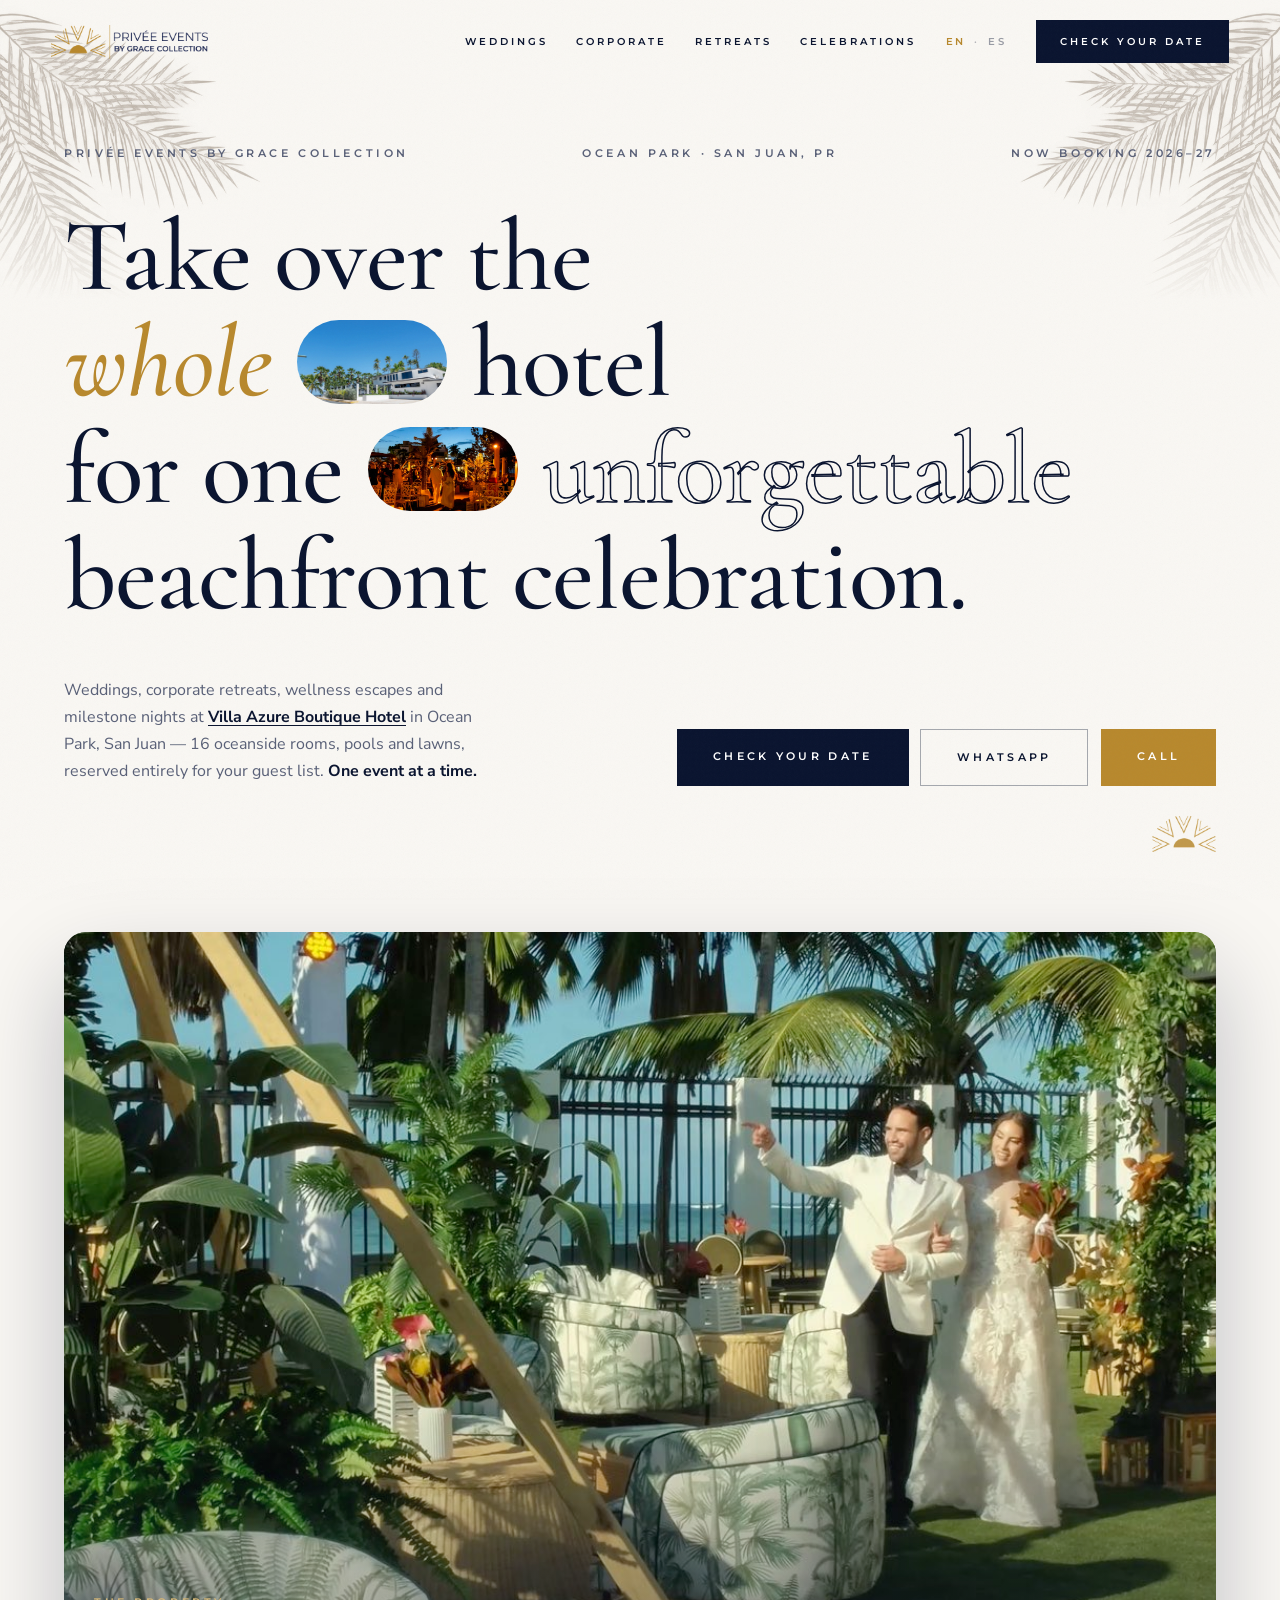
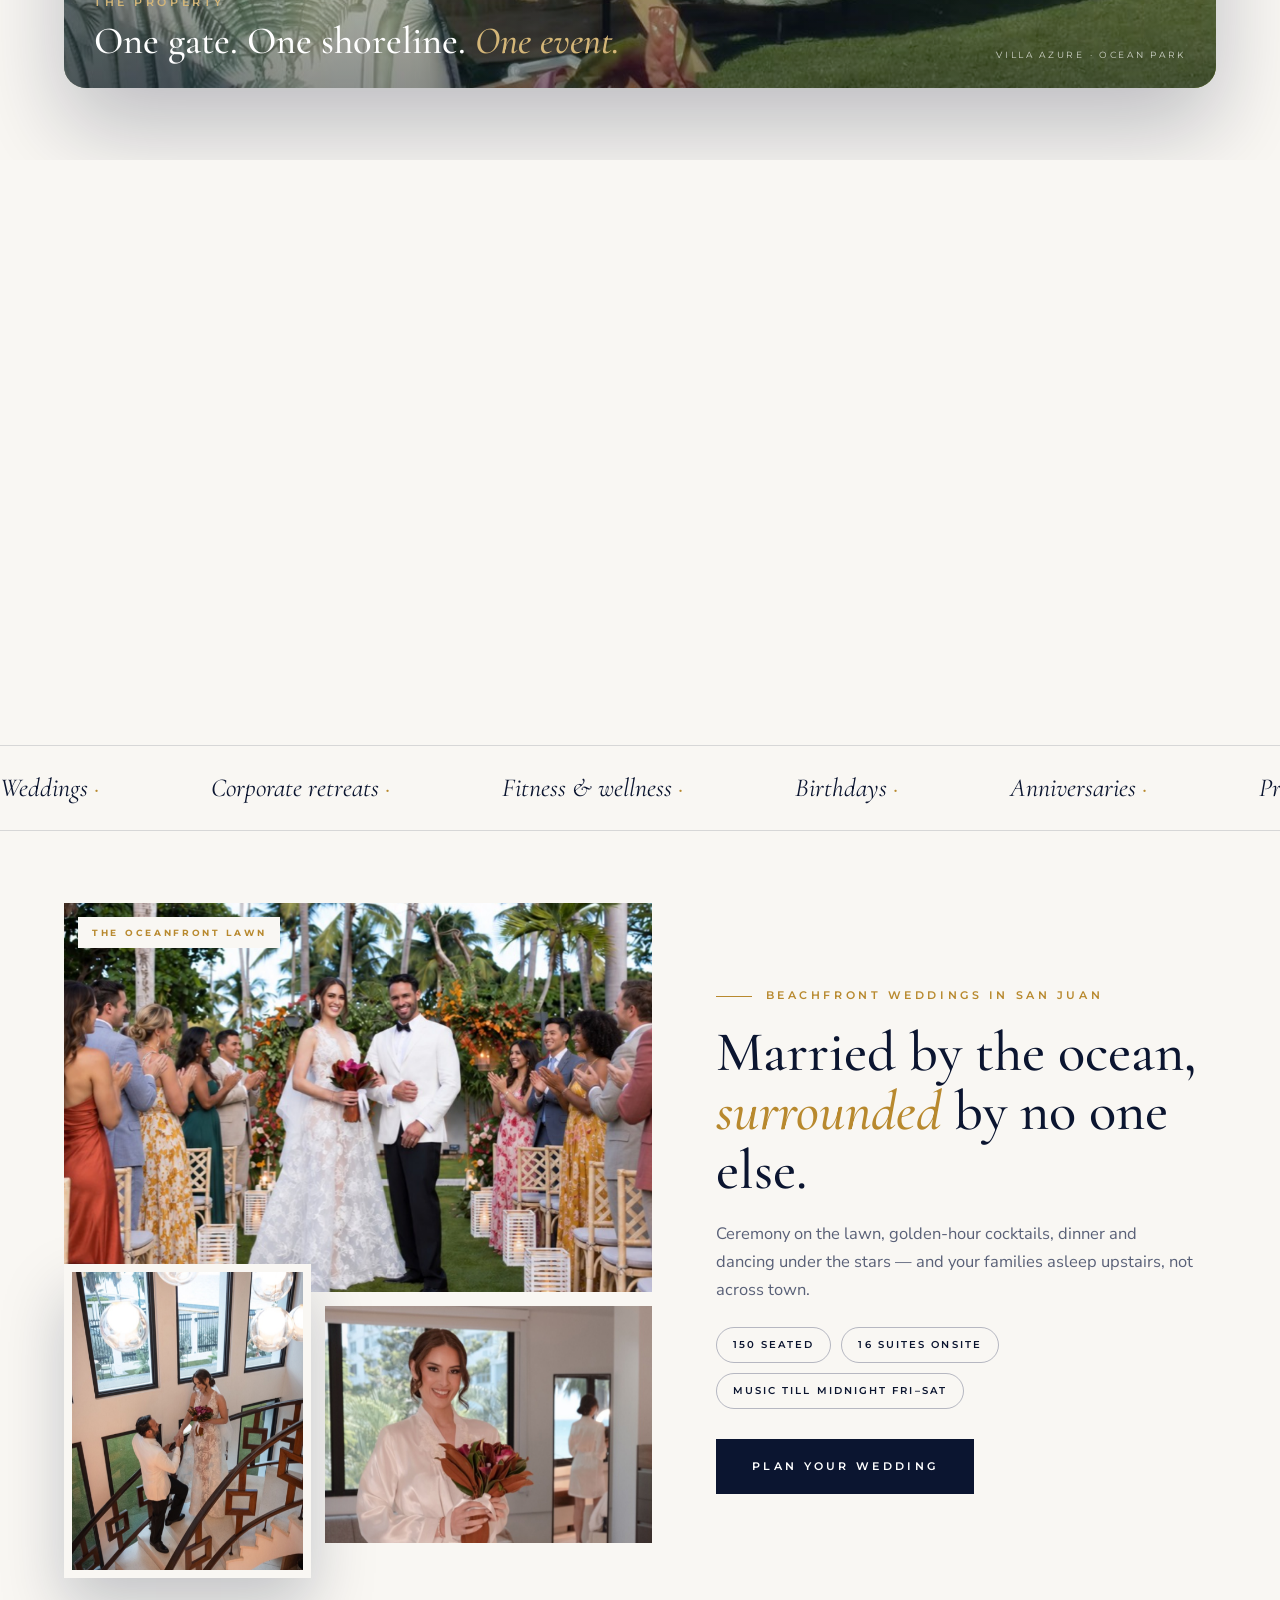
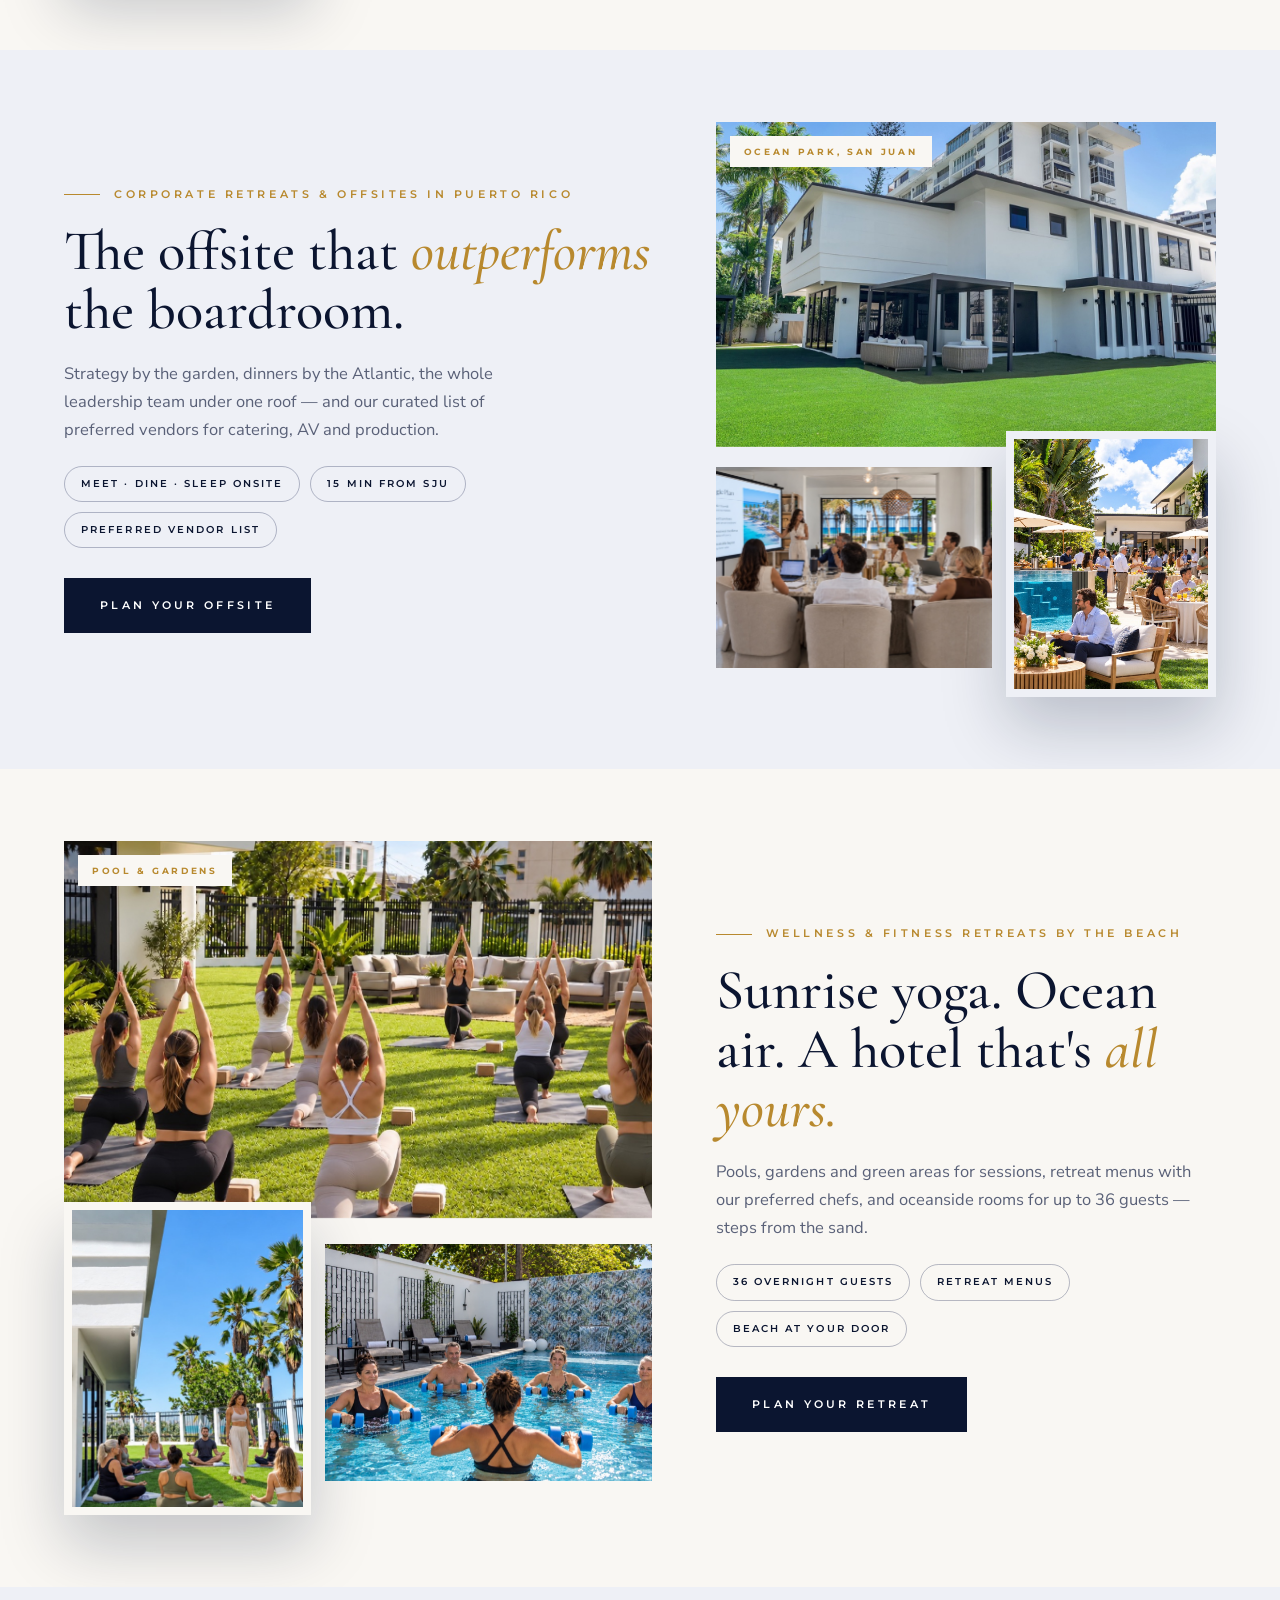
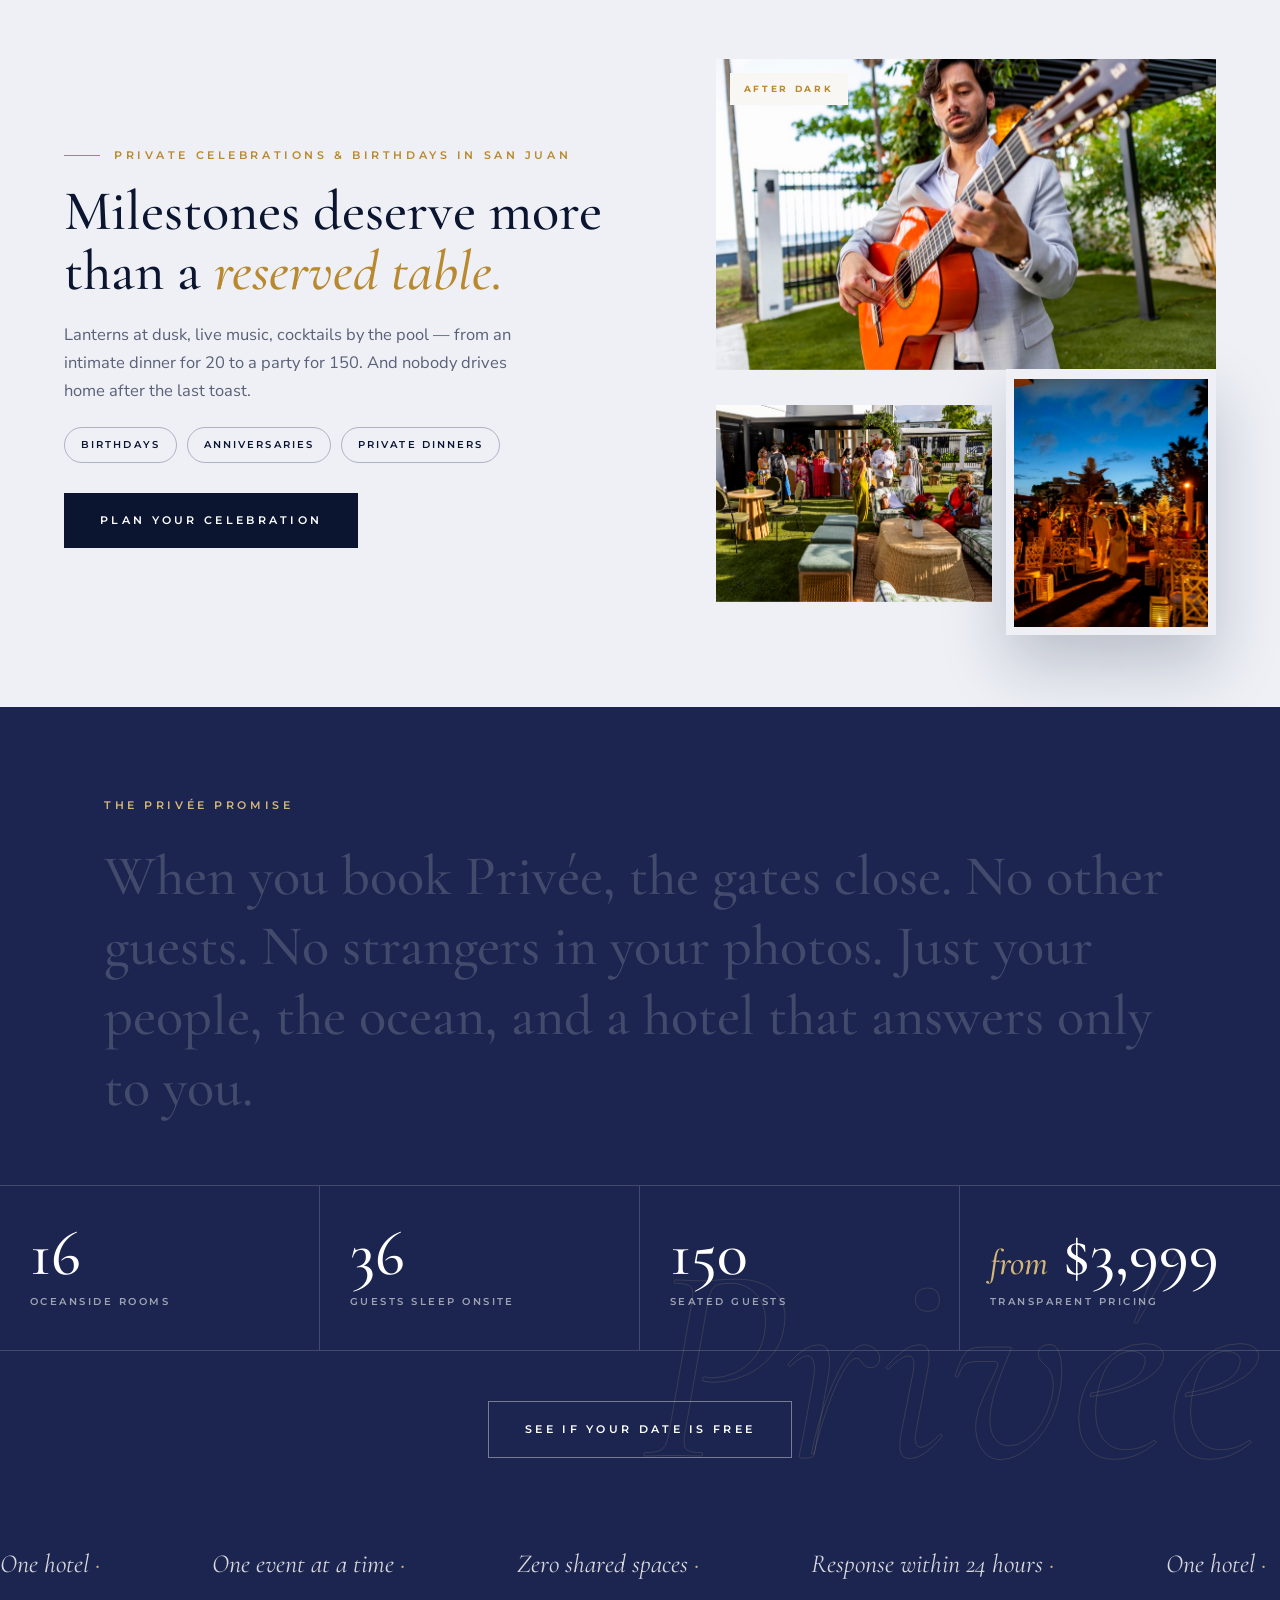
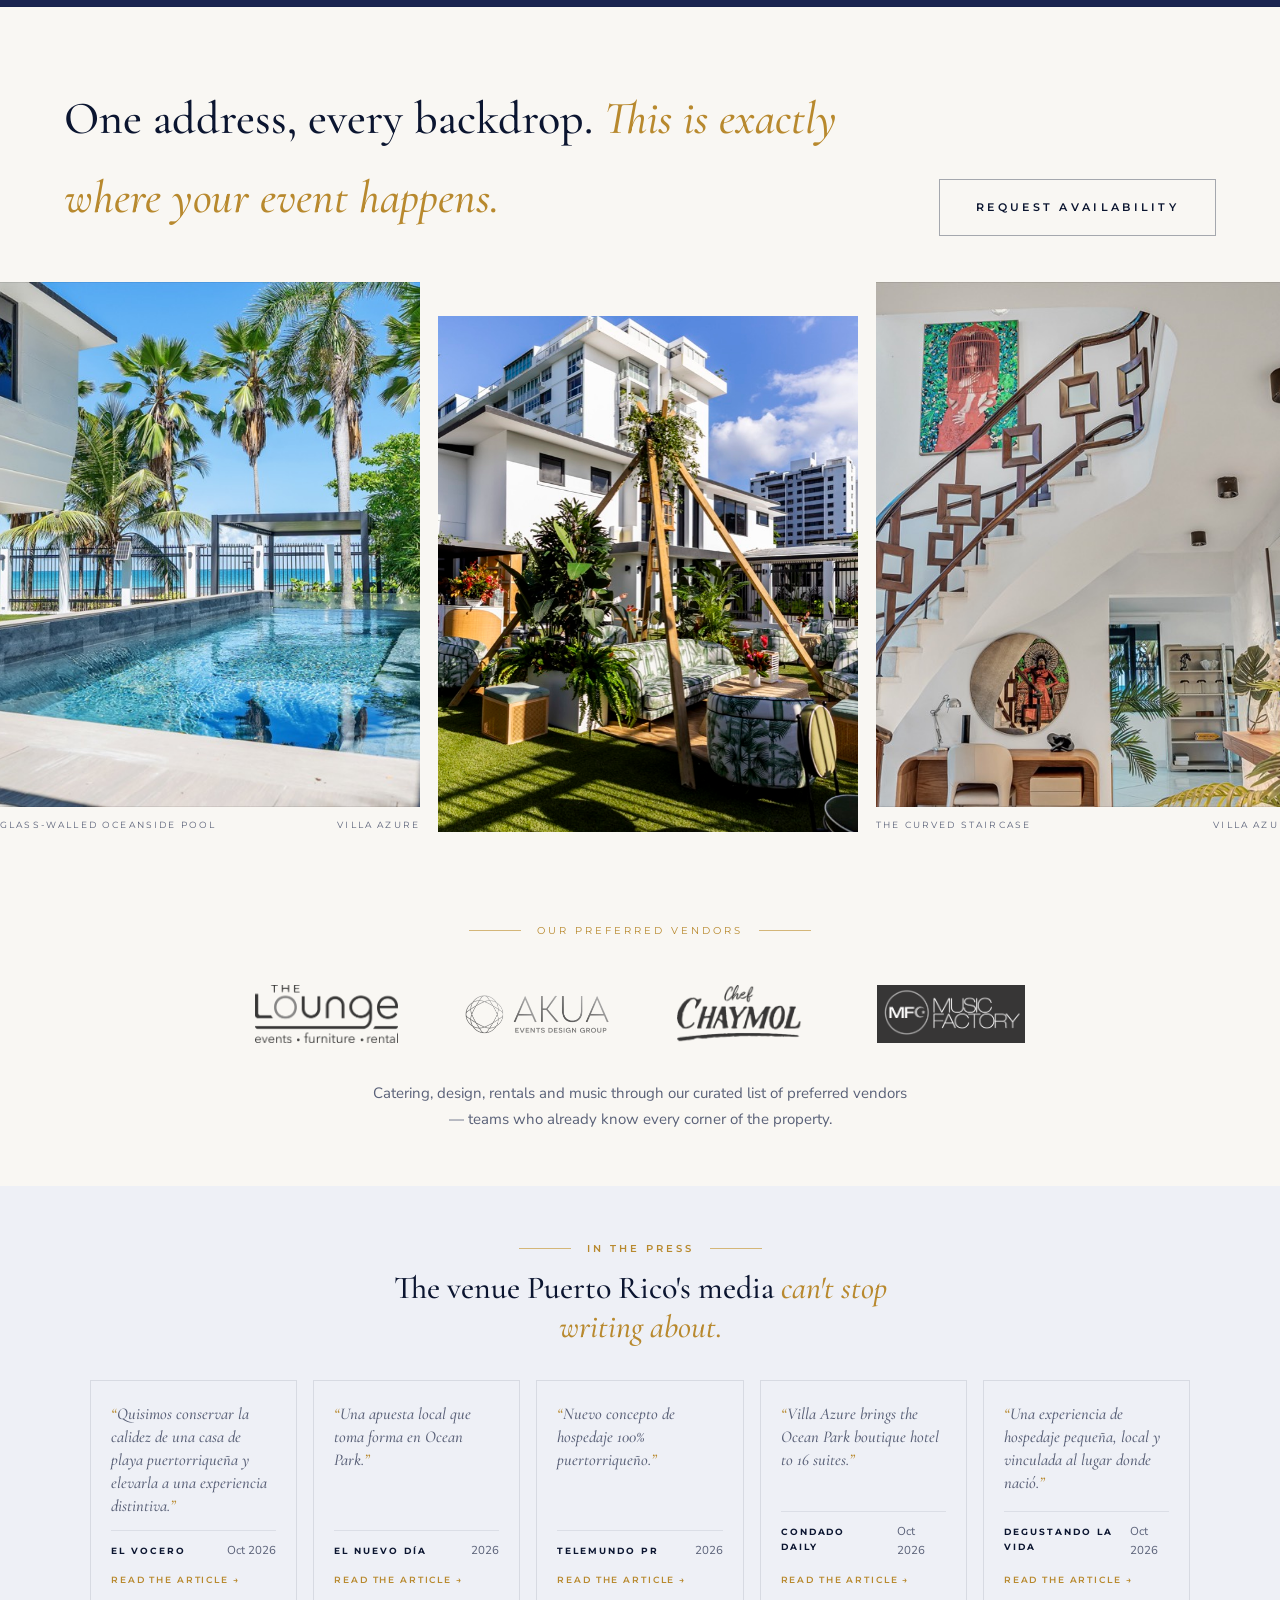
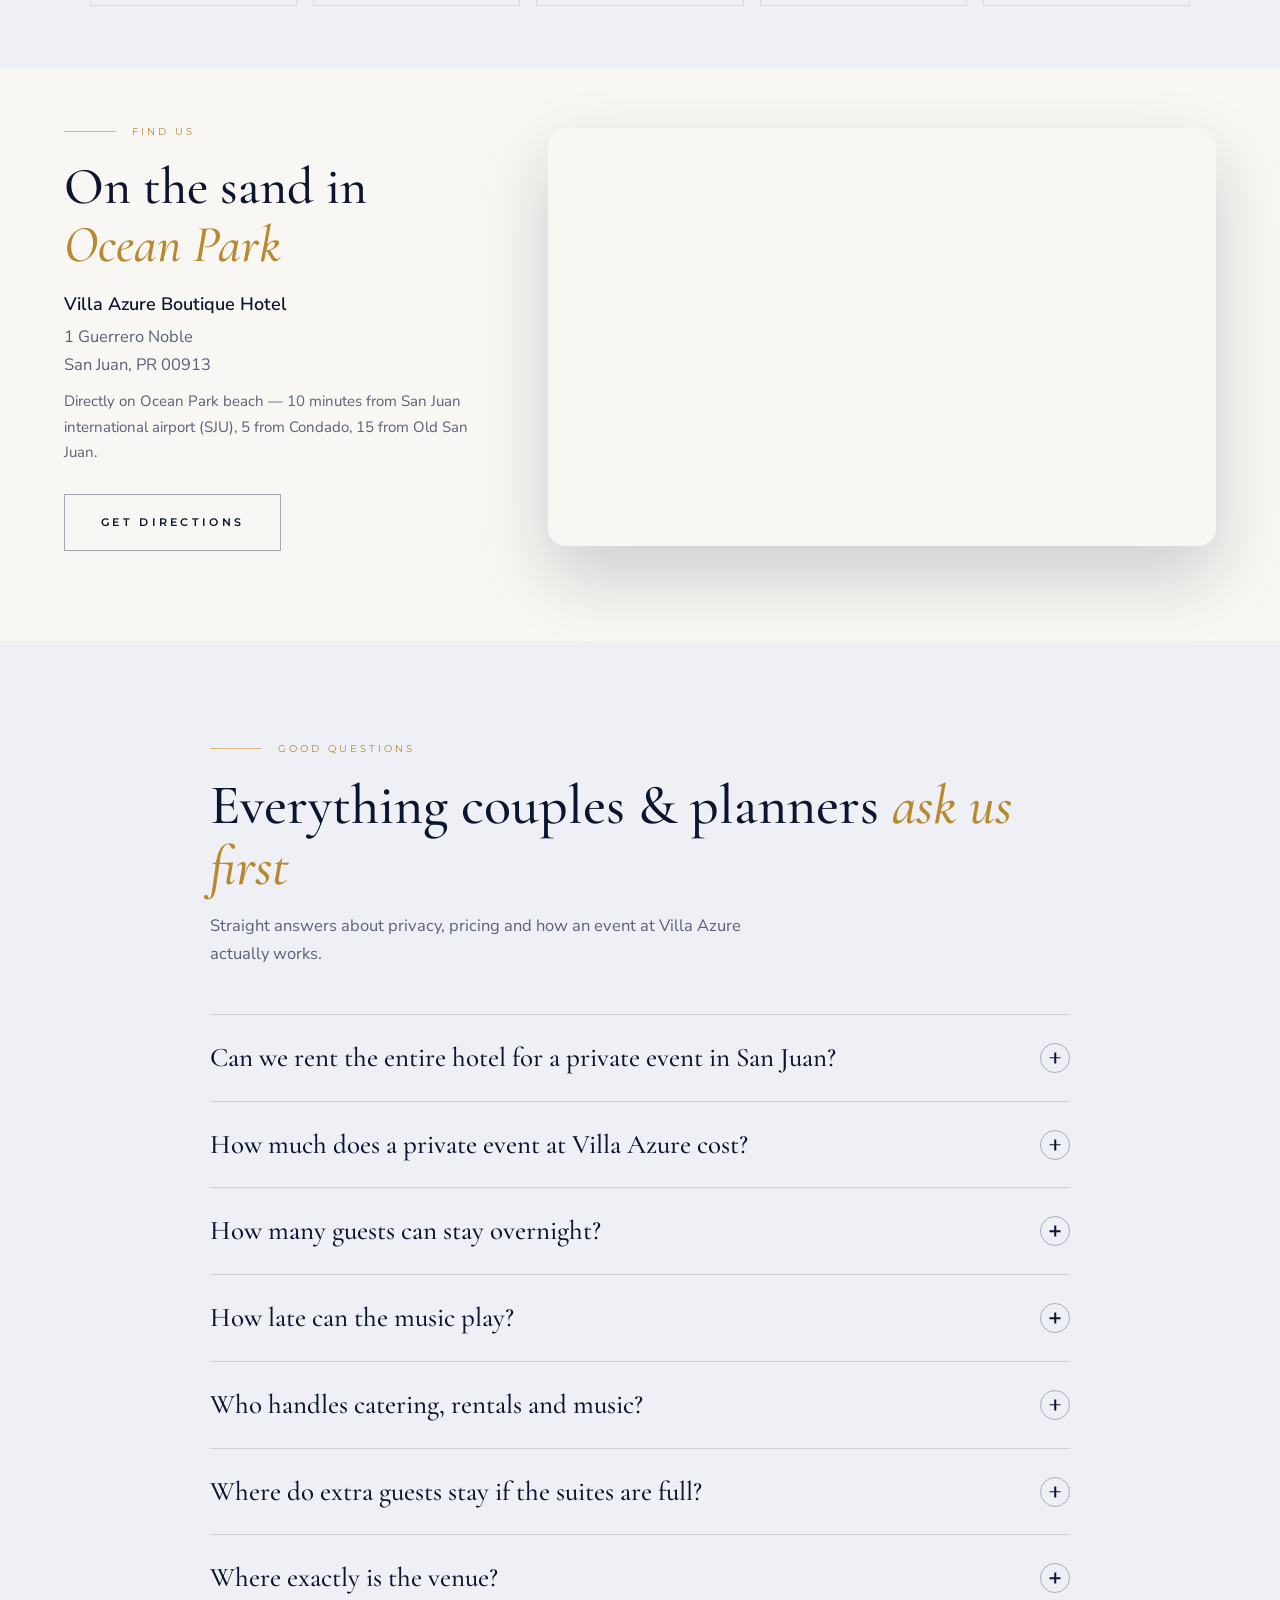
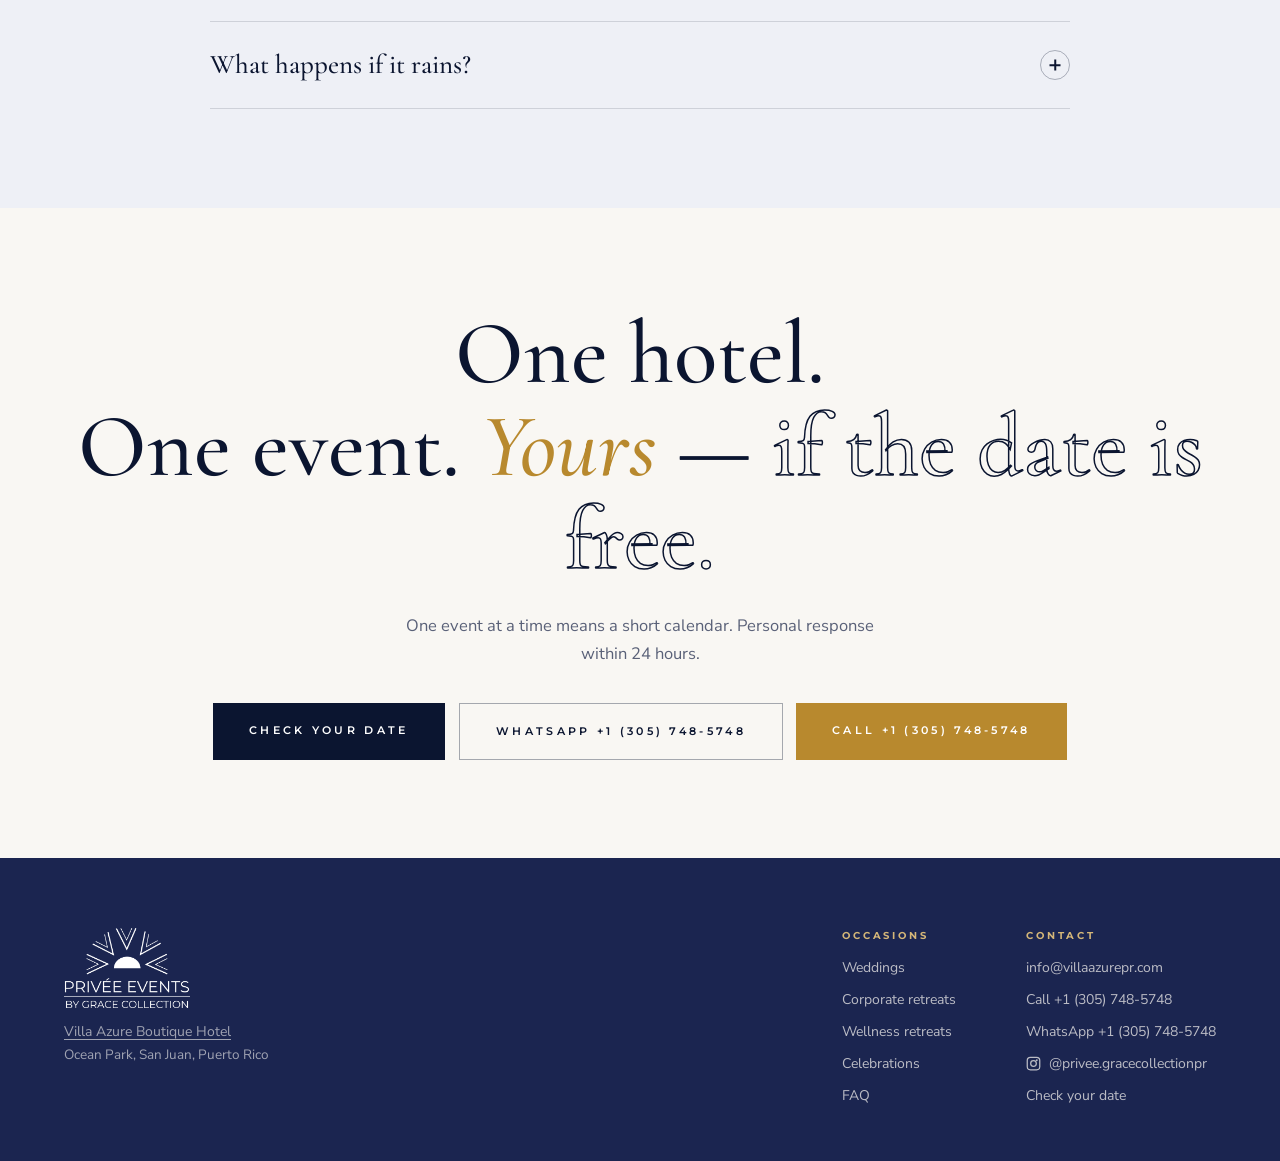
<file: muestras-g-8f1ecfd3e3a6/index.html>
<!doctype html>
<html lang="en">
<head>
<meta charset="utf-8"><meta name="viewport" content="width=device-width,initial-scale=1"><meta name="robots" content="noindex,nofollow">
<title>Beachfront Wedding &amp; Event Venue in San Juan, Puerto Rico | Privée Events by Grace Collection</title>
<meta name="description" content="Take over Villa Azure Boutique Hotel, a 16-room beachfront event venue in Ocean Park, San Juan, Puerto Rico — weddings, retreats and private celebrations. One event at a time.">
<link rel="canonical" href="https://privee.gracecollectionpr.com/">
<meta property="og:type" content="website">
<meta property="og:title" content="Beachfront Wedding &amp; Event Venue in San Juan, Puerto Rico | Privée Events">
<meta property="og:description" content="A 16-room beachfront boutique hotel in Ocean Park, San Juan — reserved entirely for your wedding, retreat or celebration. One event at a time.">
<meta property="og:url" content="https://privee.gracecollectionpr.com/">
<meta property="og:image" content="https://privee.gracecollectionpr.com/muestras-g-8f1ecfd3e3a6/img/corp-lawn.jpg">
<meta name="twitter:card" content="summary_large_image">
<script type="application/ld+json">
{
  "@context": "https://schema.org",
  "@type": "EventVenue",
  "name": "Privée Events at Villa Azure Boutique Hotel",
  "description": "Full-property buyout events — beachfront weddings, corporate retreats, wellness retreats and private celebrations at a 16-room boutique hotel in Ocean Park, San Juan, Puerto Rico. One event at a time.",
  "url": "https://privee.gracecollectionpr.com/",
  "telephone": "+1-305-748-5748",
  "email": "info@villaazurepr.com",
  "address": {
    "@type": "PostalAddress",
    "streetAddress": "1 Calle Guerrero Noble",
    "addressLocality": "San Juan",
    "addressRegion": "PR",
    "postalCode": "00913",
    "addressCountry": "US"
  },
  "containedInPlace": {
    "@type": "Hotel",
    "@id": "https://villaazurehotelpr.com/#hotel",
    "name": "Villa Azure Boutique Hotel",
    "url": "https://villaazurehotelpr.com",
    "numberOfRooms": 16,
    "address": {
      "@type": "PostalAddress",
      "streetAddress": "5 Calle Guerrero Noble",
      "addressLocality": "San Juan",
      "addressRegion": "PR",
      "postalCode": "00913",
      "addressCountry": "US"
    }
  },
  "geo": {
    "@type": "GeoCoordinates",
    "latitude": 18.45278,
    "longitude": -66.04365
  },
  "hasMap": "https://www.google.com/maps/search/?api=1&query=Villa+Azure+Boutique+Hotel%2C+1+Guerrero+Noble%2C+San+Juan%2C+PR+00913",
  "sameAs": ["https://www.instagram.com/privee.gracecollectionpr"]
}
</script>
<script type="application/ld+json">
{
  "@context": "https://schema.org",
  "@type": "FAQPage",
  "mainEntity": [
    {"@type":"Question","name":"Can we rent the entire hotel for a private event in San Juan?","acceptedAnswer":{"@type":"Answer","text":"Yes. Most events take over our Paradiso Wing — 9 en-suite rooms on the actual beachfront, with the sand steps from your door. Larger groups can buy out the entire hotel: all 16 en-suite designer suites, so the gates close and no other guests share the property. Either way, it is one event at a time."}},
    {"@type":"Question","name":"How much does a private event at Villa Azure cost?","acceptedAnswer":{"@type":"Answer","text":"Private events start at $4,000, in addition to lodging. Weekend celebrations (Friday–Sunday) require a buyout of at least our 9-room beachfront Paradiso Wing with a 3-night minimum stay — and a full buyout of all 16 suites, when available, is always a possibility. Your final quote depends on the date, group size and format — check your date and we will send real numbers, not ranges."}},
    {"@type":"Question","name":"How many guests can stay overnight?","acceptedAnswer":{"@type":"Answer","text":"Up to 36 overnight guests across 16 en-suite designer suites. For the celebration itself, your guest list can go beyond the overnight group — tell us your numbers and we will confirm what works for your format."}},
    {"@type":"Question","name":"How late can the music play?","acceptedAnswer":{"@type":"Answer","text":"Until midnight on Friday and Saturday, and until 10 PM on other nights. Ocean Park is a beachfront residential neighborhood, and keeping it gracious with our neighbors is part of what keeps this venue possible."}},
    {"@type":"Question","name":"Who handles catering, rentals and music?","acceptedAnswer":{"@type":"Answer","text":"You will work from our curated list of preferred vendors — caterers, event design, rentals and music teams who already know every corner of the property, including The Lounge, AKUA Events Design Group, Chef Chaymol and Music Factory. An event planner is ideal, and we also have a curated list of trusted planners who can assist you from the first call to the last dance."}},
    {"@type":"Question","name":"Where do extra guests stay if the suites are full?","acceptedAnswer":{"@type":"Answer","text":"We arrange overflow lodging for you — at nearby Condado hotels just minutes away, and through our access to nearby vacation properties that serve beautifully as well. Your whole guest list sleeps comfortably and the celebration stays at Villa Azure."}},
    {"@type":"Question","name":"Where exactly is the venue?","acceptedAnswer":{"@type":"Answer","text":"At 1 Guerrero Noble, San Juan, PR 00913 — in Ocean Park, directly on one of the city's most beautiful beaches, minutes from Condado and from San Juan international airport (SJU). Airport transfers are easily arranged through our concierge."}},
    {"@type":"Question","name":"What happens if it rains?","acceptedAnswer":{"@type":"Answer","text":"Every event carries a rain plan coordinated with your planner, using the property's covered and indoor spaces — so the day moves forward beautifully either way."}}
  ]
}
</script>
<link rel="preconnect" href="https://fonts.googleapis.com"><link rel="preconnect" href="https://fonts.gstatic.com" crossorigin><link href="https://fonts.googleapis.com/css2?family=Cormorant+Garamond:ital,wght@0,400;0,500;0,600;1,400;1,500;1,600&family=Montserrat:wght@400;500;600;700&family=Nunito+Sans:ital,wght@0,300;0,400;0,600;0,700;1,300;1,400&display=swap" rel="stylesheet">
<style>
:root{--ink:#0B1530;--navy:#1B2550;--bronze:#B8892E;--champ:#D4B678;--paper:#F9F7F3;--paper2:#EEF0F6;--muted:#5A6178;--ease:cubic-bezier(.2,.8,.2,1)}
*{margin:0;padding:0;box-sizing:border-box}
html{scroll-behavior:smooth}
body{font-family:'Nunito Sans',sans-serif;background:var(--paper);color:var(--ink);line-height:1.7;font-size:16.5px;overflow-x:hidden}
img{display:block;max-width:100%}
a{color:inherit}
::selection{background:var(--champ);color:var(--ink)}
.caps{font-family:'Montserrat',sans-serif;text-transform:uppercase;letter-spacing:.34em;font-size:10.5px;font-weight:600}
.btn{display:inline-block;font-family:'Montserrat',sans-serif;text-transform:uppercase;letter-spacing:.3em;font-size:11px;font-weight:600;text-decoration:none;padding:18px 36px;transition:transform .35s var(--ease),background .35s,color .35s,border-color .35s;will-change:transform}
.btn:hover{transform:translateY(-3px)}
.btn-gold{background:var(--ink);color:#fff}
.btn-gold:hover{background:var(--bronze)}
.btn-call{background:var(--bronze);color:#fff}
.btn-call:hover{background:var(--champ);color:var(--ink)}
.btn-line{border:1px solid rgba(11,21,48,.35);color:var(--ink)}
.btn-line:hover{background:var(--ink);color:#fff;border-color:var(--ink)}
.btn-ghost{border:1px solid rgba(255,255,255,.4);color:#fff}
.btn-ghost:hover{background:#fff;color:var(--ink)}

/* grain */
body::before{content:"";position:fixed;inset:0;z-index:99;pointer-events:none;opacity:.05;background-image:url("data:image/svg+xml,%3Csvg xmlns='http://www.w3.org/2000/svg' width='120' height='120'%3E%3Cfilter id='n'%3E%3CfeTurbulence baseFrequency='.85' numOctaves='2'/%3E%3C/filter%3E%3Crect width='120' height='120' filter='url(%23n)' opacity='.6'/%3E%3C/svg%3E")}

/* scroll progress */
#prog{position:fixed;top:0;left:0;height:3px;width:0;background:linear-gradient(90deg,var(--navy),var(--bronze));z-index:60}

/* header */
header{position:fixed;inset:0 0 auto 0;z-index:50;display:flex;align-items:center;justify-content:space-between;padding:20px 4vw;transition:background .4s,box-shadow .4s}
header.solid{background:rgba(249,247,243,.95);box-shadow:0 1px 0 rgba(11,21,48,.08);backdrop-filter:blur(6px)}
header .logo img{height:34px}
header .right{display:flex;align-items:center;gap:28px}
header .right a{text-decoration:none;font-family:'Montserrat',sans-serif;font-size:10px;letter-spacing:.3em;text-transform:uppercase;font-weight:600}
header .right a.cta{background:var(--ink);color:#fff;padding:13px 24px;transition:background .3s}
header .right a.cta:hover{background:var(--bronze)}
header .lang{display:flex;align-items:center;gap:7px;font-family:'Montserrat',sans-serif;font-size:10px;letter-spacing:.22em;font-weight:600}
header .lang button{background:none;border:0;cursor:pointer;padding:4px 2px;color:inherit;font:inherit;letter-spacing:inherit;opacity:.4;transition:opacity .25s,color .25s}
header .lang button.active{opacity:1;color:var(--bronze)}
header .lang>span{opacity:.3}
#totop{position:fixed;right:22px;bottom:22px;z-index:40;width:46px;height:46px;border-radius:50%;border:1px solid rgba(11,21,48,.14);background:rgba(249,247,243,.92);backdrop-filter:blur(6px);color:var(--ink);cursor:pointer;display:flex;align-items:center;justify-content:center;box-shadow:0 6px 24px rgba(11,21,48,.14);opacity:0;visibility:hidden;transform:translateY(12px);transition:opacity .35s,transform .35s,visibility .35s,background .3s,color .3s}
#totop.show{opacity:1;visibility:visible;transform:none}
#totop:hover{background:var(--bronze);color:#fff;border-color:var(--bronze)}
#totop svg{display:block}
@media(max-width:760px){#totop{right:16px;bottom:16px;width:42px;height:42px}}
.burger{display:none;background:none;border:0;cursor:pointer;padding:10px 2px;flex-direction:column;gap:5px;z-index:61}
.burger span{display:block;width:22px;height:1.5px;background:var(--ink);transition:transform .35s var(--ease),opacity .3s}
.burger.open span:nth-child(1){transform:translateY(6.5px) rotate(45deg)}
.burger.open span:nth-child(2){opacity:0}
.burger.open span:nth-child(3){transform:translateY(-6.5px) rotate(-45deg)}
@media(max-width:1000px){.burger{display:flex}}
#mnav{position:fixed;inset:0;z-index:60;background:var(--paper);display:flex;flex-direction:column;justify-content:center;padding:90px 8vw 40px;opacity:0;visibility:hidden;transition:opacity .4s var(--ease),visibility .4s}
#mnav.open{opacity:1;visibility:visible}
#mnav .mclose{position:absolute;top:18px;right:5vw;background:none;border:0;cursor:pointer;font-family:'Montserrat',sans-serif;font-size:10px;letter-spacing:.3em;text-transform:uppercase;font-weight:600;color:var(--ink);padding:12px}
#mnav nav{display:flex;flex-direction:column;gap:4px}
#mnav nav a{font-family:'Cormorant Garamond',serif;font-size:clamp(34px,8.5vw,52px);font-weight:500;color:var(--ink);text-decoration:none;padding:7px 0;border-bottom:1px solid rgba(11,21,48,.07);display:flex;justify-content:space-between;align-items:center;opacity:0;transform:translateY(14px);transition:opacity .5s var(--ease),transform .5s var(--ease)}
#mnav nav a::after{content:"→";font-size:.5em;color:var(--bronze)}
#mnav.open nav a{opacity:1;transform:none}
#mnav.open nav a:nth-child(1){transition-delay:.06s}#mnav.open nav a:nth-child(2){transition-delay:.11s}#mnav.open nav a:nth-child(3){transition-delay:.16s}#mnav.open nav a:nth-child(4){transition-delay:.21s}#mnav.open nav a:nth-child(5){transition-delay:.26s}#mnav.open nav a:nth-child(6){transition-delay:.31s}
#mnav .mfoot{margin-top:34px;display:flex;flex-direction:column;gap:12px;opacity:0;transition:opacity .5s var(--ease) .36s}
#mnav.open .mfoot{opacity:1}
#mnav .mfoot .btn{text-align:center}
.press{background:var(--paper2);padding:min(6vh,56px) 5vw min(7vh,64px)}
.press .phead{max-width:560px;margin:0 auto 34px;text-align:center}
.press .pkick{display:flex;align-items:center;justify-content:center;gap:16px;font-family:'Montserrat',sans-serif;font-size:10px;letter-spacing:.3em;text-transform:uppercase;color:var(--bronze);font-weight:600}
.press .pkick::before,.press .pkick::after{content:"";width:52px;height:1px;background:var(--champ)}
.press h2{font-family:'Cormorant Garamond',serif;font-size:clamp(24px,2.6vw,32px);font-weight:500;line-height:1.2;margin-top:12px}
.press h2 em{color:var(--bronze)}
.press .pgrid{display:grid;grid-template-columns:repeat(auto-fit,minmax(180px,1fr));gap:16px;max-width:1100px;margin:0 auto}
.press .card{background:transparent;border:1px solid rgba(11,21,48,.1);padding:22px 20px 18px;display:flex;flex-direction:column;gap:12px;text-decoration:none;color:var(--ink);transition:border-color .35s,background .35s}
.press .card:hover{border-color:var(--champ);background:rgba(255,255,255,.55)}
.press .card .q{font-family:'Cormorant Garamond',serif;font-size:16.5px;line-height:1.4;font-weight:500;font-style:italic;flex:1;color:var(--muted)}
.press .card .q::before{content:"“";color:var(--bronze)}
.press .card .q::after{content:"”";color:var(--bronze)}
.press .card .src{border-top:1px solid rgba(11,21,48,.08);padding-top:10px;display:flex;justify-content:space-between;align-items:baseline;gap:10px}
.press .card .src .o{font-family:'Montserrat',sans-serif;font-size:9px;letter-spacing:.22em;text-transform:uppercase;font-weight:700}
.press .card .src .d{font-size:11.5px;color:var(--muted)}
.press .card .read{font-family:'Montserrat',sans-serif;font-size:8.5px;letter-spacing:.22em;text-transform:uppercase;font-weight:600;color:var(--bronze)}
@media(max-width:760px){.press{padding:6vh 6vw 6vh}.press .pgrid{gap:12px}.press .card{padding:18px 18px 15px}}
@media(max-width:1000px){header .right a:not(.cta){display:none}}
@media(max-width:760px){
  header{padding:14px 4vw}
  header .logo img{height:26px}
  header .right{gap:12px}
  header .right a:not(.cta){display:none}
  header .lang{font-size:9px;letter-spacing:.1em;gap:5px}
  header .right a.cta{padding:11px 14px;font-size:9px;letter-spacing:.18em}
}

/* mobile: language toggle under the logo */
header .brand{display:flex;flex-direction:column;align-items:flex-start;gap:6px}
header .lang-m{display:none}
@media(max-width:760px){
  header .right .lang{display:none}
  header .lang-m{display:flex;font-size:9px;letter-spacing:.24em;gap:6px;padding-left:2px}
  header .lang-m button{padding:2px 2px}
  header .right{gap:16px}
}

/* palms framing the hero — signature of the live site */
.palms{position:absolute;top:0;width:clamp(200px,21vw,320px);pointer-events:none;z-index:0;mix-blend-mode:multiply;opacity:.7;-webkit-mask-image:linear-gradient(to bottom,black 38%,transparent 74%);mask-image:linear-gradient(to bottom,black 38%,transparent 74%)}
.palms.l{left:0}
.palms.r{right:0}
.palms img{width:100%;height:auto;transform-origin:top center;animation:sway 9s ease-in-out infinite alternate}
.palms.r img{animation-delay:-4.5s}
@keyframes sway{from{transform:rotate(-1.2deg)}to{transform:rotate(1.4deg)}}
@media(max-width:760px){.palms{width:38vw;opacity:.5}}

/* rotating sun emblem */
.sunspin{position:absolute;bottom:8px;right:5vw;width:64px;opacity:.85;z-index:1;pointer-events:none}
@media(max-width:760px){.sunspin{width:44px;bottom:6px;right:6vw}}

/* hero — kinetic type, staggered entrance */
.hero{min-height:min(100svh,860px);display:flex;flex-direction:column;justify-content:center;padding:130px 5vw 60px;position:relative}
.hero>:not(.palms):not(.sunspin){position:relative;z-index:1}
.hero .meta{display:flex;justify-content:space-between;flex-wrap:wrap;gap:10px;margin-bottom:min(5vh,40px);color:var(--muted);opacity:0;animation:fadeUp 1s var(--ease) .1s forwards}
.hero h1{font-family:'Cormorant Garamond',serif;font-weight:500;font-size:clamp(40px,8vw,118px);line-height:1.04;letter-spacing:-.01em}
.hero h1 .row{display:flex;align-items:center;gap:.25em;flex-wrap:wrap;opacity:0;transform:translateY(40px);animation:fadeUp 1s var(--ease) forwards}
.hero h1 .row:nth-child(1){animation-delay:.25s}
.hero h1 .row:nth-child(2){animation-delay:.4s}
.hero h1 .row:nth-child(3){animation-delay:.55s}
.hero h1 .row:nth-child(4){animation-delay:.7s}
.hero h1 em{font-style:italic;color:var(--bronze)}
.hero h1 .out{-webkit-text-stroke:1.5px var(--ink);color:transparent}
.hero .chip{display:inline-block;height:.82em;aspect-ratio:16/9;overflow:hidden;border-radius:100px;transition:aspect-ratio .7s var(--ease)}
.hero .chip img{width:100%;height:100%;object-fit:cover;animation:kenburns 14s ease-in-out infinite alternate}
.hero .chip:hover{aspect-ratio:21/9}
@keyframes kenburns{from{transform:scale(1)}to{transform:scale(1.18)}}
@keyframes fadeUp{to{opacity:1;transform:none}}
.hero .foot{display:flex;justify-content:space-between;align-items:flex-end;gap:30px;margin-top:min(6vh,48px);flex-wrap:wrap;opacity:0;animation:fadeUp 1s var(--ease) .9s forwards}
.hero .foot p{max-width:420px;color:var(--muted);font-size:16px}
.hero .foot p b{color:var(--ink)}
.hero .ctas{display:flex;gap:12px;flex-wrap:wrap}
@media(max-width:760px){
  .hero{min-height:0;padding:110px 6vw 56px}
  .hero .meta span:nth-child(2){display:none}
  .hero .ctas{width:100%}
  .hero .ctas .btn{flex:1;text-align:center;padding:16px 10px}
}

/* expanding cinema — hero video that grows to full bleed on scroll */
.cinema{height:165vh;position:relative}
.cinema .stick{position:sticky;top:0;height:100svh;display:grid;place-items:center;overflow:hidden}
.vwrap{position:relative;width:90vw;height:84svh;border-radius:22px;overflow:hidden;box-shadow:0 40px 90px rgba(11,21,48,.25);will-change:width,height,border-radius}
.vwrap video,.vwrap img.vposter{position:absolute;inset:0;width:100%;height:100%;object-fit:cover}
.vwrap .vscrim{position:absolute;inset:0;background:linear-gradient(to top,rgba(11,21,48,.45),transparent 45%)}
.vwrap .vlabel{position:absolute;left:30px;bottom:26px;color:#fff;z-index:2}
.vwrap .vlabel .caps{color:var(--champ);display:block;margin-bottom:8px}
.vwrap .vlabel h3{font-family:'Cormorant Garamond',serif;font-weight:500;font-size:clamp(24px,3vw,42px);line-height:1.1}
.vwrap .vlabel h3 em{font-style:italic;color:var(--champ)}
.vwrap .vcount{position:absolute;right:30px;bottom:26px;color:rgba(255,255,255,.75);font-family:'Montserrat',sans-serif;font-size:9px;letter-spacing:.3em;text-transform:uppercase;z-index:2}
@media(max-width:760px){
  .cinema{height:135vh}
  .vwrap{width:92vw;height:90svh;border-radius:16px}
  .vwrap .vlabel{left:20px;bottom:18px}
  .vwrap .vcount{display:none}
}

/* marquee */
.marq{border-top:1px solid rgba(11,21,48,.14);border-bottom:1px solid rgba(11,21,48,.14);overflow:hidden;padding:20px 0;background:var(--paper)}
.marq .track{display:flex;gap:56px;width:max-content;animation:marq 30s linear infinite}
.marq span{font-family:'Cormorant Garamond',serif;font-style:italic;font-size:26px;white-space:nowrap;color:var(--ink)}
.marq span i{font-style:normal;color:var(--bronze);margin-right:56px}
@keyframes marq{to{transform:translateX(-50%)}}
.marq.rev{border-top:0;background:var(--navy)}
.marq.rev .track{animation:marqrev 36s linear infinite}
.marq.rev span{color:rgba(249,247,243,.85)}
.marq.rev span i{color:var(--champ)}
@keyframes marqrev{from{transform:translateX(-50%)}to{transform:translateX(0)}}

/* occasions */
.chapter{padding:min(8vh,76px) 5vw;position:relative;overflow:hidden}
.chapter .grid{display:grid;grid-template-columns:1.08fr .92fr;gap:5vw;align-items:center;max-width:1340px;margin:0 auto}
@media(max-width:900px){.chapter .grid{grid-template-columns:1fr;gap:38px}}
.chapter.flip .grid > .ph{order:2}
@media(max-width:900px){.chapter.flip .grid > .ph{order:0}}
.ph{position:relative}
.ph .frame{overflow:hidden;position:relative;clip-path:inset(10% 10% 10% 10%);transition:clip-path 1.1s var(--ease)}
.ph.in .frame{clip-path:inset(0 0 0 0)}
.ph .main{width:100%;aspect-ratio:16/10.6;object-fit:cover;display:block;will-change:transform;transform:scale(1.12)}
.ph .duo{display:grid;grid-template-columns:1fr 1.32fr;gap:14px;margin-top:14px;align-items:start}
.chapter.flip .duo{grid-template-columns:1.32fr 1fr}
.chapter.flip .duo .s1{order:2}
.ph .duo .shot{overflow:hidden;opacity:0;transform:translateY(26px);transition:opacity .9s var(--ease) .25s,transform .9s var(--ease) .25s}
.ph.in .duo .shot{opacity:1;transform:none}
.ph.in .duo .s2{transition-delay:.4s}
.ph .duo img{width:100%;height:100%;object-fit:cover;display:block;will-change:transform;transform:scale(1.12)}
.ph .duo .s1{aspect-ratio:3/3.8}
.ph .duo .s2{aspect-ratio:4/2.9}
@media(min-width:901px){
  .ph .duo .s1{margin-top:-17%;position:relative;z-index:2;border:8px solid var(--paper);box-shadow:0 30px 60px rgba(11,21,48,.22)}
  .alt-bg .ph .duo .s1{border-color:var(--paper2)}
}
.ph .lbl{position:absolute;top:14px;left:14px;background:var(--paper);padding:8px 14px;font-family:'Montserrat',sans-serif;font-size:9px;letter-spacing:.3em;text-transform:uppercase;font-weight:700;color:var(--bronze);z-index:2}
@media(max-width:900px){
  .chapter{padding:7vh 6vw 9vh}
  .ph .duo{gap:10px;margin-top:10px}
}
.tx .k{color:var(--bronze);display:block;margin-bottom:18px}
.tx .k::before{content:"";display:inline-block;width:36px;height:1px;background:var(--bronze);vertical-align:middle;margin-right:14px}
.tx .d{font-family:'Cormorant Garamond',serif;font-weight:500;font-size:clamp(34px,4.4vw,62px);line-height:1.05;margin-bottom:20px;color:var(--ink);max-width:none}
.tx .d em{font-style:italic;color:var(--bronze)}
.tx p{color:var(--muted);max-width:480px;margin-bottom:14px}
.tx .tags{display:flex;gap:10px;flex-wrap:wrap;margin:22px 0 30px}
.tx .tags span{font-family:'Montserrat',sans-serif;font-size:9.5px;letter-spacing:.22em;text-transform:uppercase;font-weight:600;border:1px solid rgba(27,37,80,.3);padding:9px 16px;border-radius:100px;opacity:0;transform:translateY(14px);transition:opacity .7s var(--ease),transform .7s var(--ease)}
.tx.in .tags span{opacity:1;transform:none}
.tx.in .tags span:nth-child(2){transition-delay:.12s}
.tx.in .tags span:nth-child(3){transition-delay:.24s}
.alt-bg{background:var(--paper2)}

/* navy statement block with scroll-fill + counters */
.navyblock{background:var(--navy);color:#fff;position:relative;overflow:hidden}
.navyblock::after{content:"Privée";position:absolute;bottom:0;right:.06em;font-family:'Cormorant Garamond',serif;font-style:italic;font-size:clamp(96px,22vw,340px);line-height:1.1;color:transparent;-webkit-text-stroke:1px rgba(212,182,120,.16);pointer-events:none;user-select:none}
.statement{padding:min(10vh,96px) 5vw min(7vh,66px);max-width:1200px;margin:0 auto;position:relative;z-index:2}
.statement .caps{color:var(--champ);display:block;margin-bottom:26px}
.statement p{font-family:'Cormorant Garamond',serif;font-weight:500;font-size:clamp(30px,4.4vw,60px);line-height:1.25}
.statement .w{color:rgba(249,247,243,.18);transition:color .5s var(--ease)}
.statement .w.on{color:#fff}
.statement .w.gold.on{color:var(--champ);font-style:italic}
.nums{display:grid;grid-template-columns:repeat(4,1fr);max-width:1340px;margin:0 auto;border-top:1px solid rgba(249,247,243,.18);position:relative;z-index:2}
@media(max-width:800px){.nums{grid-template-columns:1fr 1fr}}
.nums div{padding:36px 30px;border-right:1px solid rgba(249,247,243,.18);border-bottom:1px solid rgba(249,247,243,.18)}
.nums div:nth-child(4n){border-right:0}
@media(max-width:800px){.nums div:nth-child(2n){border-right:0}}
.nums b{display:block;font-family:'Cormorant Garamond',serif;font-weight:500;font-size:clamp(44px,5vw,70px);line-height:1;color:#fff}
.nums b i{font-style:italic;color:var(--champ);font-size:.55em}
.nums div>span{color:rgba(249,247,243,.6);font-family:'Montserrat',sans-serif;font-size:9.5px;letter-spacing:.26em;text-transform:uppercase;font-weight:600}
.nums b span{font:inherit;color:inherit;letter-spacing:0}
.navyblock .ctaend{position:relative;z-index:2;padding:50px 5vw 64px;text-align:center}

/* film strip gallery — auto drift */
.strip{padding:min(8vh,76px) 0 min(5vh,48px);overflow:hidden}
.strip .head{padding:0 5vw;display:flex;justify-content:space-between;align-items:flex-end;max-width:1340px;margin:0 auto 46px;gap:28px;flex-wrap:wrap}
.strip h2{font-family:'Cormorant Garamond',serif;font-weight:500;font-size:clamp(30px,3.6vw,48px);flex:1 1 520px;max-width:900px}
.strip .head .btn{white-space:nowrap}
.strip h2 em{font-style:italic;color:var(--bronze)}
.railwrap{overflow:hidden}
.rail{display:flex;width:max-content;animation:drift 75s linear infinite}
@media(hover:hover) and (pointer:fine){.railwrap:hover .rail{animation-play-state:paused}}
@keyframes drift{to{transform:translateX(-33.3333%)}}
.rail figure{flex:0 0 min(420px,74vw);margin-right:18px}
.rail img{width:100%;aspect-ratio:4/5;object-fit:cover;transition:transform .6s var(--ease)}
.rail figure:hover img{transform:scale(1.04)}
.rail figcaption{display:flex;justify-content:space-between;margin-top:10px;font-family:'Montserrat',sans-serif;font-size:9px;letter-spacing:.24em;text-transform:uppercase;color:var(--muted)}
.rail figure:nth-child(5n+2),.rail figure:nth-child(5n+4){transform:translateY(34px)}
@media(max-width:760px){
  .railwrap{padding-bottom:28px}
  .rail figure:nth-child(5n+2),.rail figure:nth-child(5n+4){transform:translateY(20px)}
}

/* vendors */
.vendors{padding:min(5vh,48px) 5vw min(6vh,56px);text-align:center}
.vendors .vkick{display:flex;align-items:center;justify-content:center;gap:16px;font-family:'Montserrat',sans-serif;font-size:10px;letter-spacing:.3em;text-transform:uppercase;color:var(--bronze)}
.vendors .vkick::before,.vendors .vkick::after{content:"";width:52px;height:1px;background:var(--champ)}
.vendors .vlogos{margin:46px auto 0;max-width:1100px;display:flex;align-items:center;justify-content:center;gap:clamp(30px,5vw,76px);flex-wrap:wrap}
.vendors .vlogos img{height:clamp(42px,5vw,58px);width:auto;filter:grayscale(1);opacity:.78;transition:filter .4s,opacity .4s}
.vendors .vlogos img:hover{filter:none;opacity:1}
.vendors .vnote{margin:38px auto 0;max-width:540px;color:var(--muted);font-size:15px}

/* map / find us */
.findus{padding:min(6vh,56px) 5vw min(10vh,96px);background:var(--paper)}
.findus .inner{max-width:1340px;margin:0 auto;display:grid;grid-template-columns:minmax(300px,420px) 1fr;gap:clamp(30px,5vw,70px);align-items:center}
.findus .fkick{display:flex;align-items:center;gap:16px;font-family:'Montserrat',sans-serif;font-size:10px;letter-spacing:.3em;text-transform:uppercase;color:var(--bronze)}
.findus .fkick::before{content:"";width:52px;height:1px;background:var(--champ)}
.findus h2{font-family:'Cormorant Garamond',serif;font-weight:500;font-size:clamp(32px,4.2vw,52px);line-height:1.1;margin:18px 0 16px}
.findus h2 em{font-style:italic;color:var(--bronze)}
.findus address{font-style:normal;color:var(--muted);margin-bottom:10px}
.findus address b{display:block;color:var(--ink);font-weight:600;font-size:18px;margin-bottom:4px}
.findus .fnear{color:var(--muted);font-size:15px;margin-bottom:28px}
.findus .mapwrap{position:relative;border-radius:18px;overflow:hidden;box-shadow:0 30px 70px rgba(11,21,48,.18);aspect-ratio:16/10}
.findus .mapwrap iframe{position:absolute;inset:0;width:100%;height:100%;border:0;filter:saturate(.75) contrast(1.02)}
@media(max-width:900px){
  .findus{padding:5vh 6vw 8vh}
  .findus .inner{grid-template-columns:1fr;gap:34px}
  .findus .mapwrap{aspect-ratio:4/3}
}

/* faq */
.faq{background:var(--paper2);padding:min(11vh,104px) 5vw}
.faq .inner{max-width:860px;margin:0 auto}
.faq .fkick{display:flex;align-items:center;gap:16px;font-family:'Montserrat',sans-serif;font-size:10px;letter-spacing:.3em;text-transform:uppercase;color:var(--bronze)}
.faq .fkick::before{content:"";width:52px;height:1px;background:var(--champ)}
.faq h2{font-family:'Cormorant Garamond',serif;font-weight:500;font-size:clamp(32px,4.6vw,56px);line-height:1.1;margin:18px 0 14px}
.faq h2 em{font-style:italic;color:var(--bronze)}
.faq .fintro{color:var(--muted);max-width:560px;margin-bottom:46px}
.faq details{border-top:1px solid rgba(11,21,48,.14)}
.faq details:last-of-type{border-bottom:1px solid rgba(11,21,48,.14)}
.faq summary{list-style:none;cursor:pointer;display:flex;justify-content:space-between;align-items:baseline;gap:24px;padding:26px 0;font-family:'Cormorant Garamond',serif;font-weight:500;font-size:clamp(20px,2.6vw,27px);line-height:1.25;transition:color .3s}
.faq summary::-webkit-details-marker{display:none}
.faq summary .ic{flex:0 0 auto;width:30px;height:30px;border:1px solid rgba(11,21,48,.3);border-radius:50%;position:relative;transition:transform .45s var(--ease),background .3s,border-color .3s;align-self:center}
.faq summary .ic::before,.faq summary .ic::after{content:"";position:absolute;top:50%;left:50%;background:currentColor;transform:translate(-50%,-50%)}
.faq summary .ic::before{width:11px;height:1.5px}
.faq summary .ic::after{width:1.5px;height:11px;transition:opacity .3s}
.faq details[open] summary{color:var(--bronze)}
.faq details[open] summary .ic{transform:rotate(135deg);background:var(--bronze);border-color:var(--bronze);color:#fff}
.faq details .a{padding:0 0 30px;max-width:640px;color:var(--muted)}
.faq details .a b{color:var(--ink);font-weight:600}
.faq details .a a{color:var(--bronze);text-decoration:underline;text-underline-offset:3px}
@media(hover:hover){.faq summary:hover{color:var(--bronze)}}
@media(max-width:760px){.faq{padding:9vh 6vw}.faq summary{padding:22px 0}.faq summary .ic{width:26px;height:26px}}

/* closing */
.closing{padding:min(11vh,104px) 5vw;text-align:center;position:relative}
.closing h2{font-family:'Cormorant Garamond',serif;font-weight:500;font-size:clamp(38px,7vw,100px);line-height:1.04}
.closing h2 em{font-style:italic;color:var(--bronze)}
.closing h2 .out{-webkit-text-stroke:1.5px var(--ink);color:transparent}
.closing p{margin:26px auto 34px;max-width:480px;color:var(--muted)}
.closing .ctas{display:flex;gap:14px;justify-content:center;flex-wrap:wrap}
@media(max-width:760px){
  .closing{padding:9vh 6vw}
  .closing .ctas{flex-direction:column;align-items:stretch}
}

footer{background:var(--navy);color:#fff;padding:70px 5vw 46px;display:flex;justify-content:space-between;gap:46px;flex-wrap:wrap;align-items:flex-start}
footer .flogo{height:80px}
footer .cols{display:flex;gap:70px;flex-wrap:wrap}
footer h4{font-family:'Montserrat',sans-serif;font-size:9.5px;letter-spacing:.3em;text-transform:uppercase;color:var(--champ);margin-bottom:12px}
footer a{display:block;text-decoration:none;font-size:14px;margin-bottom:8px;color:rgba(249,247,243,.72)}
footer a:hover{color:#fff}
footer .addr{font-size:13.5px;color:rgba(249,247,243,.6);margin-top:12px}
.reveal{opacity:0;transform:translateY(26px);transition:opacity .9s var(--ease),transform .9s var(--ease)}
.reveal.in{opacity:1;transform:none}

@media(prefers-reduced-motion:reduce){
  *,*::before,*::after{animation:none!important;transition:none!important}
  .marq .track{animation:marq 30s linear infinite!important}
  .marq.rev .track{animation:marqrev 36s linear infinite!important}
  .hero .meta,.hero h1 .row,.hero .foot{opacity:1;transform:none}
  .reveal,.tx .tags span,.ph .duo .shot{opacity:1;transform:none}
  .ph .frame{clip-path:none}
  .statement .w{color:#fff}
  .rail{animation:drift 75s linear infinite!important}
}
</style>
</head>
<body>

<div id="prog"></div>
<header id="hd">
  <div class="brand"><a class="logo" href="#"><img src="img/logo-h-navy.png" alt="Privée Events by Grace Collection"></a><div class="lang lang-m" role="group" aria-label="Language / Idioma"><button type="button" data-lang="en">EN</button><span>·</span><button type="button" data-lang="es">ES</button></div></div>
  <div class="right">
    <a href="#w" data-t="nav.w">Weddings</a><a href="#c" data-t="nav.c">Corporate</a><a href="#r" data-t="nav.r">Retreats</a><a href="#cel" data-t="nav.cel">Celebrations</a>
    <div class="lang" role="group" aria-label="Language / Idioma"><button type="button" data-lang="en">EN</button><span>·</span><button type="button" data-lang="es">ES</button></div>
    <a class="cta" href="../questionnaire.html" data-t="cta.check">Check your date</a>
    <button class="burger" type="button" aria-label="Menu" aria-expanded="false" aria-controls="mnav"><span></span><span></span><span></span></button>
  </div>
</header>

<div id="mnav" aria-hidden="true">
  <button class="mclose" type="button" data-t="mnav.close">Close</button>
  <nav>
    <a href="#w" data-t="nav.w">Weddings</a>
    <a href="#c" data-t="nav.c">Corporate</a>
    <a href="#r" data-t="nav.r">Retreats</a>
    <a href="#cel" data-t="nav.cel">Celebrations</a>
    <a href="#map" data-t="mnav.map">Find us</a>
    <a href="#faq">FAQ</a>
  </nav>
  <div class="mfoot">
    <a class="btn btn-gold" href="../questionnaire.html" data-t="cta.check">Check your date</a>
  </div>
</div>

<section class="hero">
  <div class="palms l" aria-hidden="true"><img src="img/palmera-3-left.webp" alt=""></div>
  <div class="palms r" aria-hidden="true"><img src="img/palmera-3-right.webp" alt=""></div>
  <img class="sunspin" src="img/sun.webp" alt="" aria-hidden="true">
  <div class="meta caps">
    <span>Privée Events by Grace Collection</span>
    <span>Ocean Park · San Juan, PR</span>
    <span data-t="meta.booking">Now booking 2026–27</span>
  </div>
  <h1>
    <span class="row" data-t="h1.r1">Take over the</span>
    <span class="row"><em data-t="h1.em">whole</em> <span class="chip"><img src="img/DSC08947.jpg" alt="Entrance of Villa Azure Boutique Hotel in Ocean Park, San Juan" decoding="async"></span> <span data-t="h1.r2b">hotel</span></span>
    <span class="row"><span data-t="h1.r3a">for one</span> <span class="chip"><img src="img/104A7881.jpg" alt="Beachfront event at twilight at Villa Azure, San Juan" decoding="async"></span> <span class="out" data-t="h1.out">unforgettable</span></span>
    <span class="row" data-t="h1.r4">beachfront celebration.</span>
  </h1>
  <div class="foot">
    <p data-t="hero.p">Weddings, corporate retreats, wellness escapes and milestone nights at <b><a href="https://villaazurehotelpr.com" target="_blank" rel="noopener" style="color:inherit;text-decoration:underline;text-underline-offset:3px">Villa Azure Boutique Hotel</a></b> in Ocean Park, San Juan — 16 oceanside rooms, pools and lawns, reserved entirely for your guest list. <b>One event at a time.</b></p>
    <div class="ctas">
      <a class="btn btn-gold" href="../questionnaire.html" data-t="cta.check">Check your date</a>
      <a class="btn btn-line" href="https://wa.me/13057485748">WhatsApp</a>
      <a class="btn btn-call" href="tel:+13057485748" data-t="cta.call">Call</a>
    </div>
  </div>
</section>

<section class="cinema" id="film">
  <div class="stick">
    <div class="vwrap" id="vwrap">
      <img class="vposter" src="img/hero-poster.jpg" alt="Aerial view of Villa Azure Boutique Hotel on Ocean Park beach, San Juan, Puerto Rico">
      <video id="herovid" autoplay muted loop playsinline webkit-playsinline preload="metadata" disableremoteplayback disablepictureinpicture poster="img/hero-poster.jpg"></video>
      <div class="vscrim"></div>
      <div class="vlabel">
        <span class="caps" data-t="cin.caps">The property</span>
        <h3 data-t="cin.h3">One gate. One shoreline. <em>One event.</em></h3>
      </div>
      <span class="vcount">Villa Azure · Ocean Park</span>
    </div>
  </div>
</section>

<div class="marq" aria-hidden="true">
  <div class="track" data-t="marq.1">
    <span>Weddings <i>·</i></span><span>Corporate retreats <i>·</i></span><span>Fitness &amp; wellness <i>·</i></span><span>Birthdays <i>·</i></span><span>Anniversaries <i>·</i></span><span>Private dinners <i>·</i></span>
    <span>Weddings <i>·</i></span><span>Corporate retreats <i>·</i></span><span>Fitness &amp; wellness <i>·</i></span><span>Birthdays <i>·</i></span><span>Anniversaries <i>·</i></span><span>Private dinners <i>·</i></span>
  </div>
</div>

<section class="chapter" id="w">
  <div class="grid">
    <div class="ph">
      <div class="frame"><img class="main" data-para=".05" src="img/TJET-aisle.jpg" alt="Bride and groom on the palm-lined wedding aisle at Villa Azure, San Juan" loading="lazy" decoding="async"></div>
      <div class="duo">
        <div class="shot s1"><img class="zoom" data-para="-.03" src="img/TJET6889.jpg" alt="Wedding couple on the spiral staircase at Villa Azure Boutique Hotel, Puerto Rico" loading="lazy" decoding="async"></div>
        <div class="shot s2"><img class="zoom" data-para=".03" src="img/TJET6803.jpg" alt="Bride getting ready in an oceanview suite at Villa Azure, San Juan" style="object-position:50% 22%" loading="lazy" decoding="async"></div>
      </div>
      <span class="lbl" data-t="w.lbl">The oceanfront lawn</span>
    </div>
    <div class="tx reveal">
      <h2 class="caps k" data-t="w.k">Beachfront weddings in San Juan</h2>
      <p class="d" data-t="w.d">Married by the ocean, <em>surrounded</em> by no one else.</p>
      <p data-t="w.p">Ceremony on the lawn, golden-hour cocktails, dinner and dancing under the stars — and your families asleep upstairs, not across town.</p>
      <div class="tags"><span data-t="w.t1">150 seated</span><span data-t="w.t2">16 suites onsite</span><span data-t="w.t3">Music till midnight Fri–Sat</span></div>
      <a class="btn btn-gold" href="../questionnaire.html" data-t="w.btn">Plan your wedding</a>
    </div>
  </div>
</section>

<section class="chapter flip alt-bg" id="c">
  <div class="grid">
    <div class="ph">
      <div class="frame"><img class="main" data-para=".05" src="img/corp-lawn.jpg" alt="Event lawn and covered terrace at Villa Azure Boutique Hotel, Ocean Park San Juan" loading="lazy" decoding="async"></div>
      <div class="duo">
        <div class="shot s1"><img class="zoom" data-para="-.03" src="img/corp-brunch.jpg" alt="Poolside welcome brunch at a corporate retreat in Puerto Rico" loading="lazy" decoding="async"></div>
        <div class="shot s2"><img class="zoom" data-para=".03" src="img/corp-meeting.jpg" alt="Corporate strategy session with ocean views in San Juan, Puerto Rico" loading="lazy" decoding="async"></div>
      </div>
      <span class="lbl">Ocean Park, San Juan</span>
    </div>
    <div class="tx reveal">
      <h2 class="caps k" data-t="c.k">Corporate retreats &amp; offsites in Puerto Rico</h2>
      <p class="d" data-t="c.d">The offsite that <em>outperforms</em> the boardroom.</p>
      <p data-t="c.p">Strategy by the garden, dinners by the Atlantic, the whole leadership team under one roof — and our curated list of preferred vendors for catering, AV and production.</p>
      <div class="tags"><span data-t="c.t1">Meet · dine · sleep onsite</span><span data-t="c.t2">15 min from SJU</span><span data-t="c.t3">Preferred vendor list</span></div>
      <a class="btn btn-gold" href="../questionnaire.html" data-t="c.btn">Plan your offsite</a>
    </div>
  </div>
</section>

<section class="chapter" id="r">
  <div class="grid">
    <div class="ph">
      <div class="frame"><img class="main" data-para=".05" src="img/wellness-yoga.jpg" alt="Morning yoga class in the gardens at a beachfront retreat in Puerto Rico" loading="lazy" decoding="async"></div>
      <div class="duo">
        <div class="shot s1"><img class="zoom" data-para="-.03" src="img/wellness-meditation.jpg" alt="Guided meditation circle at a beachfront wellness retreat in San Juan" style="object-position:70% 50%" loading="lazy" decoding="async"></div>
        <div class="shot s2"><img class="zoom" data-para=".03" src="img/wellness-aqua.jpg" alt="Aqua fitness class in the pool at a wellness retreat in Puerto Rico" loading="lazy" decoding="async"></div>
      </div>
      <span class="lbl" data-t="r.lbl">Pool &amp; gardens</span>
    </div>
    <div class="tx reveal">
      <h2 class="caps k" data-t="r.k">Wellness &amp; fitness retreats by the beach</h2>
      <p class="d" data-t="r.d">Sunrise yoga. Ocean air. A hotel that's <em>all yours.</em></p>
      <p data-t="r.p">Pools, gardens and green areas for sessions, retreat menus with our preferred chefs, and oceanside rooms for up to 36 guests — steps from the sand.</p>
      <div class="tags"><span data-t="r.t1">36 overnight guests</span><span data-t="r.t2">Retreat menus</span><span data-t="r.t3">Beach at your door</span></div>
      <a class="btn btn-gold" href="../questionnaire.html" data-t="r.btn">Plan your retreat</a>
    </div>
  </div>
</section>

<section class="chapter flip alt-bg" id="cel">
  <div class="grid">
    <div class="ph">
      <div class="frame"><img class="main" data-para=".05" src="img/104A7042.jpg" alt="Live music at dusk at a private celebration in Ocean Park, San Juan" loading="lazy" decoding="async"></div>
      <div class="duo">
        <div class="shot s1"><img class="zoom" data-para="-.03" src="img/cel-dusk.jpg" alt="Guests at dusk under lantern light at a private beachfront celebration in San Juan" loading="lazy" decoding="async"></div>
        <div class="shot s2"><img class="zoom" data-para=".03" src="img/cel-lounge.jpg" alt="Garden lounge reception at a private event venue in Ocean Park, San Juan" loading="lazy" decoding="async"></div>
      </div>
      <span class="lbl" data-t="cel.lbl">After dark</span>
    </div>
    <div class="tx reveal">
      <h2 class="caps k" data-t="cel.k">Private celebrations &amp; birthdays in San Juan</h2>
      <p class="d" data-t="cel.d">Milestones deserve more than a <em>reserved table.</em></p>
      <p data-t="cel.p">Lanterns at dusk, live music, cocktails by the pool — from an intimate dinner for 20 to a party for 150. And nobody drives home after the last toast.</p>
      <div class="tags"><span data-t="cel.t1">Birthdays</span><span data-t="cel.t2">Anniversaries</span><span data-t="cel.t3">Private dinners</span></div>
      <a class="btn btn-gold" href="../questionnaire.html" data-t="cel.btn">Plan your celebration</a>
    </div>
  </div>
</section>

<div class="navyblock">
  <section class="statement" id="st">
    <span class="caps" data-t="st.caps">The Privée promise</span>
    <p id="fillme"></p>
  </section>
  <div class="nums">
    <div class="reveal"><b data-count="16">0</b><span data-t="n.1">Oceanside rooms</span></div>
    <div class="reveal"><b data-count="36">0</b><span data-t="n.2">Guests sleep onsite</span></div>
    <div class="reveal"><b data-count="150">0</b><span data-t="n.3">Seated guests</span></div>
    <div class="reveal"><b><i data-t="n.from">from</i> $<span data-count="4000" data-comma>0</span></b><span data-t="n.4">Transparent pricing</span></div>
  </div>
  <div class="ctaend reveal">
    <a class="btn btn-ghost" href="../questionnaire.html" data-t="st.cta">See if your date is free</a>
  </div>
</div>

<div class="marq rev" aria-hidden="true">
  <div class="track" data-t="marq.2">
    <span>One hotel <i>·</i></span><span>One event at a time <i>·</i></span><span>Zero shared spaces <i>·</i></span><span>Response within 24 hours <i>·</i></span>
    <span>One hotel <i>·</i></span><span>One event at a time <i>·</i></span><span>Zero shared spaces <i>·</i></span><span>Response within 24 hours <i>·</i></span>
  </div>
</div>

<section class="strip">
  <div class="head reveal">
    <h2 data-t="strip.h2">One address, every backdrop. <em>This is exactly where your event happens.</em></h2>
    <a class="btn btn-line" href="../questionnaire.html" data-t="strip.btn">Request availability</a>
  </div>
  <div class="railwrap">
  <div class="rail">
    <figure class="dup"><img src="img/rail-pool.jpg" alt="Glass-walled oceanside pool at Villa Azure Boutique Hotel, San Juan" decoding="async"><figcaption><span data-t="rail.pool">Glass-walled oceanside pool</span><span>Villa Azure</span></figcaption></figure>
    <figure class="dup"><img src="img/rail-lounge.jpg" alt="Open-air cocktail lounge styled on the event lawn in Ocean Park, San Juan" decoding="async"><figcaption><span data-t="rail.lounge">Open-air cocktail lounge</span><span>Ocean Park</span></figcaption></figure>
    <figure class="dup"><img src="img/rail-stair.jpg" alt="Curved staircase in the Villa Azure lobby" decoding="async"><figcaption><span data-t="rail.stair">The curved staircase</span><span>Villa Azure</span></figcaption></figure>
    <figure class="dup"><img src="img/rail-beach.jpg" alt="Ocean Park beach steps from Villa Azure, San Juan" decoding="async"><figcaption><span data-t="rail.beach">The beach at your gate</span><span>Ocean Park</span></figcaption></figure>
    <figure class="dup"><img src="img/rail-pergola.jpg" alt="Guests gathered under the pergola at Villa Azure, Ocean Park" decoding="async"><figcaption><span data-t="rail.gather">The gathering</span><span>Ocean Park</span></figcaption></figure>
    <figure><img src="img/rail-pool.jpg" alt="Glass-walled oceanside pool at Villa Azure Boutique Hotel, San Juan" decoding="async"><figcaption><span data-t="rail.pool">Glass-walled oceanside pool</span><span>Villa Azure</span></figcaption></figure>
    <figure><img src="img/rail-lounge.jpg" alt="Open-air cocktail lounge styled on the event lawn in Ocean Park, San Juan" decoding="async"><figcaption><span data-t="rail.lounge">Open-air cocktail lounge</span><span>Ocean Park</span></figcaption></figure>
    <figure><img src="img/rail-stair.jpg" alt="Curved staircase in the Villa Azure lobby" decoding="async"><figcaption><span data-t="rail.stair">The curved staircase</span><span>Villa Azure</span></figcaption></figure>
    <figure><img src="img/rail-beach.jpg" alt="Ocean Park beach steps from Villa Azure, San Juan" decoding="async"><figcaption><span data-t="rail.beach">The beach at your gate</span><span>Ocean Park</span></figcaption></figure>
    <figure><img src="img/rail-pergola.jpg" alt="Guests gathered under the pergola at Villa Azure, Ocean Park" decoding="async"><figcaption><span data-t="rail.gather">The gathering</span><span>Ocean Park</span></figcaption></figure>
    <figure class="dup"><img src="img/rail-pool.jpg" alt="Glass-walled oceanside pool at Villa Azure Boutique Hotel, San Juan" decoding="async"><figcaption><span data-t="rail.pool">Glass-walled oceanside pool</span><span>Villa Azure</span></figcaption></figure>
    <figure class="dup"><img src="img/rail-lounge.jpg" alt="Open-air cocktail lounge styled on the event lawn in Ocean Park, San Juan" decoding="async"><figcaption><span data-t="rail.lounge">Open-air cocktail lounge</span><span>Ocean Park</span></figcaption></figure>
    <figure class="dup"><img src="img/rail-stair.jpg" alt="Curved staircase in the Villa Azure lobby" decoding="async"><figcaption><span data-t="rail.stair">The curved staircase</span><span>Villa Azure</span></figcaption></figure>
    <figure class="dup"><img src="img/rail-beach.jpg" alt="Ocean Park beach steps from Villa Azure, San Juan" decoding="async"><figcaption><span data-t="rail.beach">The beach at your gate</span><span>Ocean Park</span></figcaption></figure>
    <figure class="dup"><img src="img/rail-pergola.jpg" alt="Guests gathered under the pergola at Villa Azure, Ocean Park" decoding="async"><figcaption><span data-t="rail.gather">The gathering</span><span>Ocean Park</span></figcaption></figure>
  </div>
  </div>
</section>

<section class="vendors reveal">
  <p class="vkick" data-t="v.kick">Our preferred vendors</p>
  <div class="vlogos">
    <img src="img/partner-the-lounge.webp" alt="The Lounge — Events, Furniture &amp; Rental" loading="lazy" decoding="async">
    <img src="img/partner-akua.webp" alt="AKUA Events Design Group" loading="lazy" decoding="async">
    <img src="img/partner-chef-chaymol.webp" alt="Chef Chaymol" loading="lazy" decoding="async">
    <img src="img/partner-music-factory.webp" alt="Music Factory" loading="lazy" decoding="async">
  </div>
  <p class="vnote" data-t="v.note">Catering, design, rentals and music through our curated list of preferred vendors — teams who already know every corner of the property.</p>
</section>

<section class="press reveal" id="press">
  <div class="phead">
    <p class="pkick" data-t="press.kick">In the press</p>
    <h2 data-t="press.h2">The venue Puerto Rico's media <em>can't stop writing about.</em></h2>
  </div>
  <div class="pgrid">
    <a class="card" href="https://www.elvocero.com/economia/abre-sus-puertas-villa-paradiso/article_37eb77c8-215b-4838-8a87-e133d95a8966.html" target="_blank" rel="noopener">
      <p class="q">Quisimos conservar la calidez de una casa de playa puertorriqueña y elevarla a una experiencia distintiva.</p>
      <div class="src"><span class="o">El Vocero</span><span class="d">Oct 2026</span></div>
      <span class="read" data-t="press.read">Read the article →</span>
    </a>
    <a class="card" href="https://www.elnuevodia.com/negocios/turismo/notas/villa-azure-boutique-hotel-una-apuesta-local-que-toma-forma-en-ocean-park/" target="_blank" rel="noopener">
      <p class="q">Una apuesta local que toma forma en Ocean Park.</p>
      <div class="src"><span class="o">El Nuevo Día</span><span class="d">2026</span></div>
      <span class="read" data-t="press.read">Read the article →</span>
    </a>
    <a class="card" href="https://www.telemundopr.com/noticias/puerto-rico/villa-azure-boutique-hotel-nuevo-concepto-de-hospedaje-100-puertorriqueno/2849316/" target="_blank" rel="noopener">
      <p class="q">Nuevo concepto de hospedaje 100% puertorriqueño.</p>
      <div class="src"><span class="o">Telemundo PR</span><span class="d">2026</span></div>
      <span class="read" data-t="press.read">Read the article →</span>
    </a>
    <a class="card" href="https://condadodaily.com/villa-azure-second-building-ocean-park/" target="_blank" rel="noopener">
      <p class="q">Villa Azure brings the Ocean Park boutique hotel to 16 suites.</p>
      <div class="src"><span class="o">Condado Daily</span><span class="d">Oct 2026</span></div>
      <span class="read" data-t="press.read">Read the article →</span>
    </a>
    <a class="card" href="https://degustandolavida.com/villa-azure-boutique-hotel-ocean-park/" target="_blank" rel="noopener">
      <p class="q">Una experiencia de hospedaje pequeña, local y vinculada al lugar donde nació.</p>
      <div class="src"><span class="o">Degustando la Vida</span><span class="d">Oct 2026</span></div>
      <span class="read" data-t="press.read">Read the article →</span>
    </a>
  </div>
</section>

<section class="findus" id="map">
  <div class="inner">
    <div class="reveal">
      <p class="fkick" data-t="f.kick">Find us</p>
      <h2 data-t="f.h2">On the sand in <em>Ocean Park</em></h2>
      <address><b>Villa Azure Boutique Hotel</b>1 Guerrero Noble<br>San Juan, PR 00913</address>
      <p class="fnear" data-t="f.near">Directly on Ocean Park beach — 10 minutes from San Juan international airport (SJU), 5 from Condado, 15 from Old San Juan.</p>
      <a class="btn btn-line" href="https://www.google.com/maps/search/?api=1&amp;query=Villa+Azure+Boutique+Hotel%2C+1+Guerrero+Noble%2C+San+Juan%2C+PR+00913" target="_blank" rel="noopener" data-t="f.btn">Get directions</a>
    </div>
    <div class="mapwrap reveal">
      <iframe src="https://www.google.com/maps/embed?origin=mfe&amp;pb=!1m2!2m1!1s1+Guerrero+Noble%2C+San+Juan%2C+PR+00913" loading="lazy" referrerpolicy="no-referrer-when-downgrade" allowfullscreen title="Map — Villa Azure Boutique Hotel, 1 Guerrero Noble, San Juan PR 00913"></iframe>
    </div>
  </div>
</section>

<section class="faq" id="faq">
  <div class="inner">
    <p class="fkick reveal" data-t="faq.kick">Good questions</p>
    <h2 class="reveal" data-t="faq.h2">Everything couples &amp; planners <em>ask us first</em></h2>
    <p class="fintro reveal" data-t="faq.intro">Straight answers about privacy, pricing and how an event at Villa Azure actually works.</p>

    <details class="reveal">
      <summary><span data-t="faq.q1">Can we rent the entire hotel for a private event in San Juan?</span><span class="ic"></span></summary>
      <div class="a"><p data-t="faq.a1">Yes. Most events take over our <b>Paradiso Wing — 9 en-suite rooms on the actual beachfront</b>, with the sand steps from your door. Larger groups can buy out the entire hotel: <b>all 16 en-suite designer suites</b>, so the gates close and no other guests share the property. Either way, it is one event at a time.</p></div>
    </details>

    <details class="reveal">
      <summary><span data-t="faq.q2">How much does a private event at Villa Azure cost?</span><span class="ic"></span></summary>
      <div class="a"><p data-t="faq.a2">Private events start at <b>$4,000</b>, in addition to lodging. Weekend celebrations (Friday–Sunday) require a buyout of at least our <b>9-room beachfront Paradiso Wing</b> with a <b>3-night minimum stay</b> — and a full buyout of all 16 suites, when available, is always a possibility. Your final quote depends on the date, group size and format — <a href="../questionnaire.html">check your date</a> and we will send real numbers, not ranges.</p></div>
    </details>

    <details class="reveal">
      <summary><span data-t="faq.q3">How many guests can stay overnight?</span><span class="ic"></span></summary>
      <div class="a"><p data-t="faq.a3">Up to <b>36 overnight guests</b> across 16 en-suite designer suites. For the celebration itself, your guest list can go beyond the overnight group — tell us your numbers and we will confirm what works for your format.</p></div>
    </details>

    <details class="reveal">
      <summary><span data-t="faq.q4">How late can the music play?</span><span class="ic"></span></summary>
      <div class="a"><p data-t="faq.a4">Until <b>midnight on Friday and Saturday</b>, and until 10 PM on other nights. Ocean Park is a beachfront residential neighborhood, and keeping it gracious with our neighbors is part of what keeps this venue possible.</p></div>
    </details>

    <details class="reveal">
      <summary><span data-t="faq.q5">Who handles catering, rentals and music?</span><span class="ic"></span></summary>
      <div class="a"><p data-t="faq.a5">You will work from our <b>curated list of preferred vendors</b> — caterers, event design, rentals and music teams who already know every corner of the property, including The Lounge, AKUA Events Design Group, Chef Chaymol and Music Factory. An <b>event planner is ideal</b>, and we also have a curated list of trusted planners who can assist you from the first call to the last dance.</p></div>
    </details>

    <details class="reveal">
      <summary><span data-t="faq.q6">Where do extra guests stay if the suites are full?</span><span class="ic"></span></summary>
      <div class="a"><p data-t="faq.a6">We arrange overflow lodging for you — at nearby <b>Condado hotels</b> just minutes away, and through our access to <b>nearby vacation properties</b> that serve beautifully as well. Your whole guest list sleeps comfortably and the celebration stays at Villa Azure.</p></div>
    </details>

    <details class="reveal">
      <summary><span data-t="faq.q7">Where exactly is the venue?</span><span class="ic"></span></summary>
      <div class="a"><p data-t="faq.a7">At <b>1 Guerrero Noble, San Juan, PR 00913</b> — in Ocean Park, directly on one of the city's most beautiful beaches, minutes from Condado and from San Juan international airport (SJU). Airport transfers are easily arranged through our concierge.</p></div>
    </details>

    <details class="reveal">
      <summary><span data-t="faq.q8">What happens if it rains?</span><span class="ic"></span></summary>
      <div class="a"><p data-t="faq.a8">Every event carries a rain plan coordinated with your planner, using the property's covered and indoor spaces — so the day moves forward beautifully either way.</p></div>
    </details>
  </div>
</section>

<section class="closing">
  <h2 class="reveal" data-t="close.h2">One hotel.<br>One event. <em>Yours</em> — <span class="out">if the date is free.</span></h2>
  <p class="reveal" data-t="close.p">One event at a time means a short calendar. Personal response within 24 hours.</p>
  <div class="ctas reveal">
    <a class="btn btn-gold" href="../questionnaire.html" data-t="cta.check">Check your date</a>
    <a class="btn btn-line" href="https://wa.me/13057485748">WhatsApp +1 (305) 748-5748</a>
    <a class="btn btn-call" href="tel:+13057485748" data-t="close.call">Call +1 (305) 748-5748</a>
  </div>
</section>

<footer>
  <div>
    <img class="flogo" src="img/logo-s-white.png" alt="Privée Events by Grace Collection">
    <p class="addr"><a href="https://villaazurehotelpr.com" target="_blank" rel="noopener" style="display:inline;color:inherit;text-decoration:underline;text-underline-offset:3px;margin:0">Villa Azure Boutique Hotel</a><br>Ocean Park, San Juan, Puerto Rico</p>
  </div>
  <div class="cols">
    <div><h4 data-t="ft.occ">Occasions</h4><a href="#w" data-t="nav.w">Weddings</a><a href="#c" data-t="ft.corp">Corporate retreats</a><a href="#r" data-t="ft.well">Wellness retreats</a><a href="#cel" data-t="nav.cel">Celebrations</a><a href="#faq">FAQ</a></div>
    <div><h4 data-t="ft.contact">Contact</h4><a href="mailto:info@villaazurepr.com">info@villaazurepr.com</a><a href="tel:+13057485748" data-t="close.call">Call +1 (305) 748-5748</a><a href="https://wa.me/13057485748">WhatsApp +1 (305) 748-5748</a><a href="https://www.instagram.com/privee.gracecollectionpr" target="_blank" rel="noopener" style="display:flex;align-items:center;gap:8px"><svg width="15" height="15" viewBox="0 0 24 24" fill="none" stroke="currentColor" stroke-width="2" aria-hidden="true"><rect x="2" y="2" width="20" height="20" rx="5"/><circle cx="12" cy="12" r="4.5"/><circle cx="17.3" cy="6.7" r="1.4" fill="currentColor" stroke="none"/></svg>@privee.gracecollectionpr</a><a href="../questionnaire.html" data-t="cta.check">Check your date</a></div>
  </div>
</footer>

<button id="totop" type="button" aria-label="Back to top / Volver arriba"><svg width="16" height="16" viewBox="0 0 24 24" fill="none" stroke="currentColor" stroke-width="2" stroke-linecap="round" stroke-linejoin="round" aria-hidden="true"><path d="M12 19V5"/><path d="m5 12 7-7 7 7"/></svg></button>

<script>
const hd=document.getElementById('hd'),prog=document.getElementById('prog');
const reduced=matchMedia('(prefers-reduced-motion:reduce)').matches;

/* reveals + tag stagger + photo clip reveal */
const io=new IntersectionObserver(es=>es.forEach(e=>{if(e.isIntersecting){e.target.classList.add('in');io.unobserve(e.target)}}),{threshold:.12});
document.querySelectorAll('.reveal,.ph,.tx').forEach(el=>io.observe(el));

/* i18n — EN lives in the markup (captured at load), ES in this dictionary */
const ES={
  'nav.w':'Bodas','nav.c':'Corporativo','nav.r':'Retiros','nav.cel':'Celebraciones',
  'cta.check':'Consulta tu fecha','cta.call':'Llamar',
  'meta.booking':'Reservando 2026–27',
  'h1.r1':'Reserva el','h1.em':'hotel','h1.r2b':'completo','h1.r3a':'para una','h1.out':'inolvidable','h1.r4':'celebración frente al mar.',
  'hero.p':'Bodas, retiros corporativos, escapadas de bienestar y noches memorables en <b><a href="https://villaazurehotelpr.com" target="_blank" rel="noopener" style="color:inherit;text-decoration:underline;text-underline-offset:3px">Villa Azure Boutique Hotel</a></b> en Ocean Park, San Juan — 16 habitaciones frente al mar, piscinas y jardines, reservados por completo para tu lista de invitados. <b>Un solo evento a la vez.</b>',
  'cin.caps':'La propiedad','cin.h3':'Un portón. Una orilla. <em>Un solo evento.</em>',
  'marq.1':'<span>Bodas <i>·</i></span><span>Retiros corporativos <i>·</i></span><span>Fitness y bienestar <i>·</i></span><span>Cumpleaños <i>·</i></span><span>Aniversarios <i>·</i></span><span>Cenas privadas <i>·</i></span><span>Bodas <i>·</i></span><span>Retiros corporativos <i>·</i></span><span>Fitness y bienestar <i>·</i></span><span>Cumpleaños <i>·</i></span><span>Aniversarios <i>·</i></span><span>Cenas privadas <i>·</i></span>',
  'marq.2':'<span>Un solo hotel <i>·</i></span><span>Un evento a la vez <i>·</i></span><span>Cero espacios compartidos <i>·</i></span><span>Respuesta en 24 horas <i>·</i></span><span>Un solo hotel <i>·</i></span><span>Un evento a la vez <i>·</i></span><span>Cero espacios compartidos <i>·</i></span><span>Respuesta en 24 horas <i>·</i></span>',
  'w.lbl':'El jardín frente al mar','w.k':'Bodas frente al mar en San Juan','w.d':'Casados junto al mar, <em>rodeados</em> solo de los suyos.','w.p':'La ceremonia en el jardín, cócteles a la hora dorada, cena y baile bajo las estrellas — y sus familias durmiendo arriba, no al otro lado de la ciudad.','w.t1':'150 sentados','w.t2':'16 suites en la propiedad','w.t3':'Música hasta medianoche vie–sáb','w.btn':'Planifica tu boda',
  'c.k':'Retiros corporativos y offsites en Puerto Rico','c.d':'El offsite que <em>supera</em> a la sala de juntas.','c.p':'Estrategia junto al jardín, cenas frente al Atlántico, todo el equipo directivo bajo un mismo techo — y nuestra lista curada de proveedores preferidos para catering, AV y producción.','c.t1':'Reunión · cena · estadía en un solo lugar','c.t2':'A 15 min de SJU','c.t3':'Lista de proveedores preferidos','c.btn':'Planifica tu offsite',
  'r.lbl':'Piscina y jardines','r.k':'Retiros de bienestar y fitness junto a la playa','r.d':'Yoga al amanecer. Aire de mar. Un hotel <em>todo tuyo.</em>','r.p':'Piscinas, jardines y áreas verdes para las sesiones, menús de retiro con nuestros chefs preferidos y habitaciones frente al mar para hasta 36 huéspedes — a pasos de la arena.','r.t1':'36 huéspedes hospedados','r.t2':'Menús de retiro','r.t3':'La playa en tu puerta','r.btn':'Planifica tu retiro',
  'cel.lbl':'Al caer la noche','cel.k':'Celebraciones privadas y cumpleaños en San Juan','cel.d':'Los grandes momentos merecen más que una <em>mesa reservada.</em>','cel.p':'Faroles al atardecer, música en vivo, cócteles junto a la piscina — desde una cena íntima para 20 hasta una fiesta para 150. Y nadie maneja a casa después del último brindis.','cel.t1':'Cumpleaños','cel.t2':'Aniversarios','cel.t3':'Cenas privadas','cel.btn':'Planifica tu celebración',
  'st.caps':'La promesa Privée','st.cta':'Mira si tu fecha está libre',
  'n.1':'Habitaciones frente al mar','n.2':'Huéspedes duermen en el hotel','n.3':'Invitados sentados','n.4':'Precios transparentes','n.from':'desde',
  'strip.h2':'Una sola dirección, todos los escenarios. <em>Aquí es exactamente donde ocurre tu evento.</em>','strip.btn':'Consulta disponibilidad',
  'rail.pool':'Piscina de cristal frente al mar','rail.lounge':'Lounge de cócteles al aire libre','rail.stair':'La escalera curva','rail.beach':'La playa en tu portón','rail.gather':'El encuentro',
  'v.kick':'Nuestros proveedores preferidos','v.note':'Catering, diseño, alquileres y música a través de nuestra lista curada de proveedores preferidos — equipos que ya conocen cada rincón de la propiedad.',
  'press.kick':'En la prensa','press.h2':'El venue del que la prensa de Puerto Rico <em>no deja de escribir.</em>','press.read':'Lee el artículo →',
  'mnav.close':'Cerrar','mnav.map':'Encuéntranos',
  'f.kick':'Encuéntranos','f.h2':'Sobre la arena en <em>Ocean Park</em>','f.near':'Directamente en la playa de Ocean Park — a 10 minutos del aeropuerto internacional de San Juan (SJU), 5 de Condado y 15 del Viejo San Juan.','f.btn':'Cómo llegar',
  'faq.kick':'Buenas preguntas','faq.h2':'Todo lo que parejas y planners <em>nos preguntan primero</em>','faq.intro':'Respuestas directas sobre privacidad, precios y cómo funciona realmente un evento en Villa Azure.',
  'faq.q1':'¿Podemos rentar el hotel completo para un evento privado en San Juan?',
  'faq.a1':'Sí. La mayoría de los eventos reservan nuestra <b>Ala Paradiso — 9 habitaciones en-suite en primera línea de playa</b>, con la arena a pasos de tu puerta. Los grupos más grandes pueden hacer un buyout del hotel completo: <b>las 16 suites de diseño en-suite</b>, así el portón se cierra y ningún otro huésped comparte la propiedad. En ambos casos, es un solo evento a la vez.',
  'faq.q2':'¿Cuánto cuesta un evento privado en Villa Azure?',
  'faq.a2':'Los eventos privados comienzan en <b>$4,000</b>, además del alojamiento. Las celebraciones de fin de semana (viernes–domingo) requieren el buyout de al menos nuestra <b>Ala Paradiso de 9 habitaciones frente al mar</b> con una <b>estadía mínima de 3 noches</b> — y el buyout completo de las 16 suites, si está disponible, siempre es una posibilidad. Tu cotización final depende de la fecha, el tamaño del grupo y el formato — <a href="../questionnaire.html">consulta tu fecha</a> y te enviaremos números reales, no rangos.',
  'faq.q3':'¿Cuántos huéspedes pueden quedarse a dormir?',
  'faq.a3':'Hasta <b>36 huéspedes</b> en 16 suites de diseño en-suite. Para la celebración, tu lista de invitados puede ir más allá del grupo que se hospeda — cuéntanos tus números y confirmaremos qué funciona para tu formato.',
  'faq.q4':'¿Hasta qué hora puede sonar la música?',
  'faq.a4':'Hasta la <b>medianoche los viernes y sábados</b>, y hasta las 10 PM las demás noches. Ocean Park es un vecindario residencial frente al mar, y mantener una buena relación con nuestros vecinos es parte de lo que hace posible este venue.',
  'faq.q5':'¿Quién se encarga del catering, los alquileres y la música?',
  'faq.a5':'Trabajarás con nuestra <b>lista curada de proveedores preferidos</b> — equipos de catering, diseño de eventos, alquileres y música que ya conocen cada rincón de la propiedad, incluyendo The Lounge, AKUA Events Design Group, Chef Chaymol y Music Factory. Un <b>event planner es ideal</b>, y también tenemos una lista curada de planners de confianza que pueden asistirte desde la primera llamada hasta el último baile.',
  'faq.q6':'¿Dónde se hospedan los invitados adicionales si las suites están llenas?',
  'faq.a6':'Nosotros coordinamos el alojamiento adicional por ti — en <b>hoteles de Condado</b> a solo minutos, y a través de nuestro acceso a <b>propiedades vacacionales cercanas</b> que también funcionan de maravilla. Toda tu lista de invitados duerme cómoda y la celebración se queda en Villa Azure.',
  'faq.q7':'¿Dónde queda exactamente el venue?',
  'faq.a7':'En <b>1 Guerrero Noble, San Juan, PR 00913</b> — en Ocean Park, directamente sobre una de las playas más bellas de la ciudad, a minutos de Condado y del aeropuerto internacional de San Juan (SJU). Los traslados desde el aeropuerto se coordinan fácilmente con nuestro concierge.',
  'faq.q8':'¿Qué pasa si llueve?',
  'faq.a8':'Cada evento cuenta con un plan de lluvia coordinado con tu planner, usando los espacios techados e interiores de la propiedad — para que el día siga adelante, hermoso, pase lo que pase.',
  'close.h2':'Un solo hotel.<br>Un solo evento. <em>Tuyo</em> — <span class="out">si la fecha está libre.</span>','close.p':'Un evento a la vez significa un calendario corto. Respuesta personal en 24 horas.','close.call':'Llamar +1 (305) 748-5748',
  'ft.occ':'Ocasiones','ft.corp':'Retiros corporativos','ft.well':'Retiros de bienestar','ft.contact':'Contacto'
};
const EN={};
document.querySelectorAll('[data-t]').forEach(el=>{const k=el.dataset.t;if(!(k in EN))EN[k]=el.innerHTML});
let lang='en';
try{
  const saved=localStorage.getItem('lang')||localStorage.getItem('privee_lang');
  if(saved==='es'||saved==='en')lang=saved;
  else if((navigator.language||'').slice(0,2).toLowerCase()==='es')lang='es';
}catch(e){}
function applyLang(){
  const d=lang==='es'?ES:EN;
  document.documentElement.lang=lang;
  document.querySelectorAll('[data-t]').forEach(el=>{const k=el.dataset.t;if(d[k]!=null)el.innerHTML=d[k]});
  document.querySelectorAll('[data-lang]').forEach(b=>{const on=b.dataset.lang===lang;b.classList.toggle('active',on);b.setAttribute('aria-pressed',on)});
  buildFill();onScroll();
}
document.querySelectorAll('[data-lang]').forEach(b=>b.addEventListener('click',()=>{
  lang=b.dataset.lang;
  try{localStorage.setItem('lang',lang);localStorage.setItem('privee_lang',lang)}catch(e){}
  applyLang();
}));

/* word-by-word scroll fill (per language) */
const FILL={
  en:{t:"When you book Privée, the gates close. No other guests. No strangers in your photos. Just your people, the ocean, and a hotel that answers only to you.",g:["gates","close.","ocean,","only","you."]},
  es:{t:"Cuando reservas Privée, el portón se cierra. Sin otros huéspedes. Sin extraños en tus fotos. Solo tu gente, el mar y un hotel que responde solo a ti.",g:["portón","cierra.","mar","solo","ti."]}
};
const holder=document.getElementById('fillme');
let ws=[];
function buildFill(){
  const f=FILL[lang]||FILL.en,gold=new Set(f.g);
  holder.innerHTML='';
  f.t.split(" ").forEach(w=>{const s=document.createElement('span');s.className='w'+(gold.has(w)?' gold':'');s.textContent=w+' ';holder.appendChild(s)});
  ws=[...holder.querySelectorAll('.w')];
}
const st=document.getElementById('st');

/* count-up numbers */
const fmt=(el,v)=>el.textContent=el.hasAttribute('data-comma')?v.toLocaleString('en-US'):v;
const cio=new IntersectionObserver(es=>es.forEach(e=>{
  if(!e.isIntersecting)return;cio.unobserve(e.target);
  const el=e.target,end=+el.dataset.count,t0=performance.now(),dur=1400;
  if(reduced){fmt(el,end);return}
  (function tick(t){const p=Math.min(1,(t-t0)/dur),ease=1-Math.pow(1-p,3);fmt(el,Math.round(end*ease));if(p<1)requestAnimationFrame(tick)})(t0);
}),{threshold:.6});
document.querySelectorAll('[data-count]').forEach(el=>cio.observe(el));

/* cinema video */
const vid=document.getElementById('herovid'),vwrap=document.getElementById('vwrap'),cin=document.querySelector('.cinema');
const isMobile=matchMedia('(max-width:760px)').matches;
vid.muted=true;vid.defaultMuted=true;vid.autoplay=true;
vid.src=isMobile?'video/hero-mobile.mp4':'video/hero-desktop.mp4';
{
  let inView=false;
  const tryPlay=()=>{if(inView&&vid.paused)vid.play().catch(()=>{})};
  const vio=new IntersectionObserver(es=>es.forEach(e=>{inView=e.isIntersecting;if(inView)tryPlay();else vid.pause()}),{threshold:.1});
  vio.observe(cin);
  vid.addEventListener('loadeddata',tryPlay);
  vid.addEventListener('canplay',tryPlay,{once:true});
  document.addEventListener('visibilitychange',()=>{if(!document.hidden)tryPlay()});
  tryPlay();setTimeout(tryPlay,600);
  /* iOS/Low Power/Reduce Motion: autoplay can be blocked until a real user gesture.
     Retry only on tap (never on scroll — that spams play() on a large file), and
     detach once playback has actually started. */
  const gesture=()=>tryPlay();
  addEventListener('touchend',gesture,{passive:true});
  addEventListener('click',gesture,{passive:true});
  vid.addEventListener('playing',()=>{removeEventListener('touchend',gesture);removeEventListener('click',gesture)});
}
/* gallery rail: continuous CSS marquee on all devices (infinite by construction).
   Touching it pauses briefly so guests can look, then it glides on. */
{
  const rw=document.querySelector('.railwrap'),rl=document.querySelector('.rail');
  let rt;
  rw.addEventListener('touchstart',()=>{clearTimeout(rt);rl.style.animationPlayState='paused'},{passive:true});
  const resume=()=>{clearTimeout(rt);rt=setTimeout(()=>{rl.style.animationPlayState=''},2500)};
  rw.addEventListener('touchend',resume,{passive:true});
  rw.addEventListener('touchcancel',resume,{passive:true});
}
const vw0=isMobile?92:90,vh0=isMobile?90:84,vr0=isMobile?16:22;

/* scroll: header, progress, word fill, parallax */
const paras=[...document.querySelectorAll('[data-para]')];
const totop=document.getElementById('totop');
totop.addEventListener('click',()=>scrollTo({top:0,behavior:reduced?'auto':'smooth'}));
function onScroll(){
  hd.classList.toggle('solid',scrollY>60);
  totop.classList.toggle('show',scrollY>innerHeight*1.2);
  prog.style.width=(scrollY/(document.documentElement.scrollHeight-innerHeight)*100)+'%';
  /* expanding cinema */
  const cr=cin.getBoundingClientRect();
  const cp=Math.min(1,Math.max(0,-cr.top/(cr.height-innerHeight)));
  vwrap.style.width=(vw0+(100-vw0)*cp)+'vw';
  vwrap.style.height=(vh0+(100-vh0)*cp)+'svh';
  vwrap.style.borderRadius=(vr0*(1-cp))+'px';
  const r=st.getBoundingClientRect();
  const p=Math.min(1,Math.max(0,(innerHeight*.78-r.top)/(r.height)));
  const n=Math.floor(p*ws.length);
  ws.forEach((w,i)=>w.classList.toggle('on',i<n));
  if(!reduced){
    paras.forEach(el=>{
      const b=el.getBoundingClientRect();
      if(b.bottom<-200||b.top>innerHeight+200)return;
      const c=(b.top+b.height/2-innerHeight/2)*+el.dataset.para;
      const base=(el.classList.contains('main')||el.classList.contains('zoom'))?' scale(1.12)':'';
      el.style.transform=`translateY(${c.toFixed(1)}px)${base}`;
    });
  }
}
addEventListener('scroll',onScroll,{passive:true});

/* mobile menu */
const burger=document.querySelector('.burger'),mnav=document.getElementById('mnav');
function setMenu(open){
  burger.classList.toggle('open',open);
  mnav.classList.toggle('open',open);
  burger.setAttribute('aria-expanded',open);
  mnav.setAttribute('aria-hidden',!open);
  document.body.style.overflow=open?'hidden':'';
}
burger.addEventListener('click',()=>setMenu(!mnav.classList.contains('open')));
mnav.querySelector('.mclose').addEventListener('click',()=>setMenu(false));
mnav.querySelectorAll('nav a, .mfoot a').forEach(a=>a.addEventListener('click',()=>setMenu(false)));
addEventListener('keydown',e=>{if(e.key==='Escape'&&mnav.classList.contains('open'))setMenu(false)});

applyLang(); /* builds the fill text and runs onScroll once */
</script>
</body>
</html>
</file>
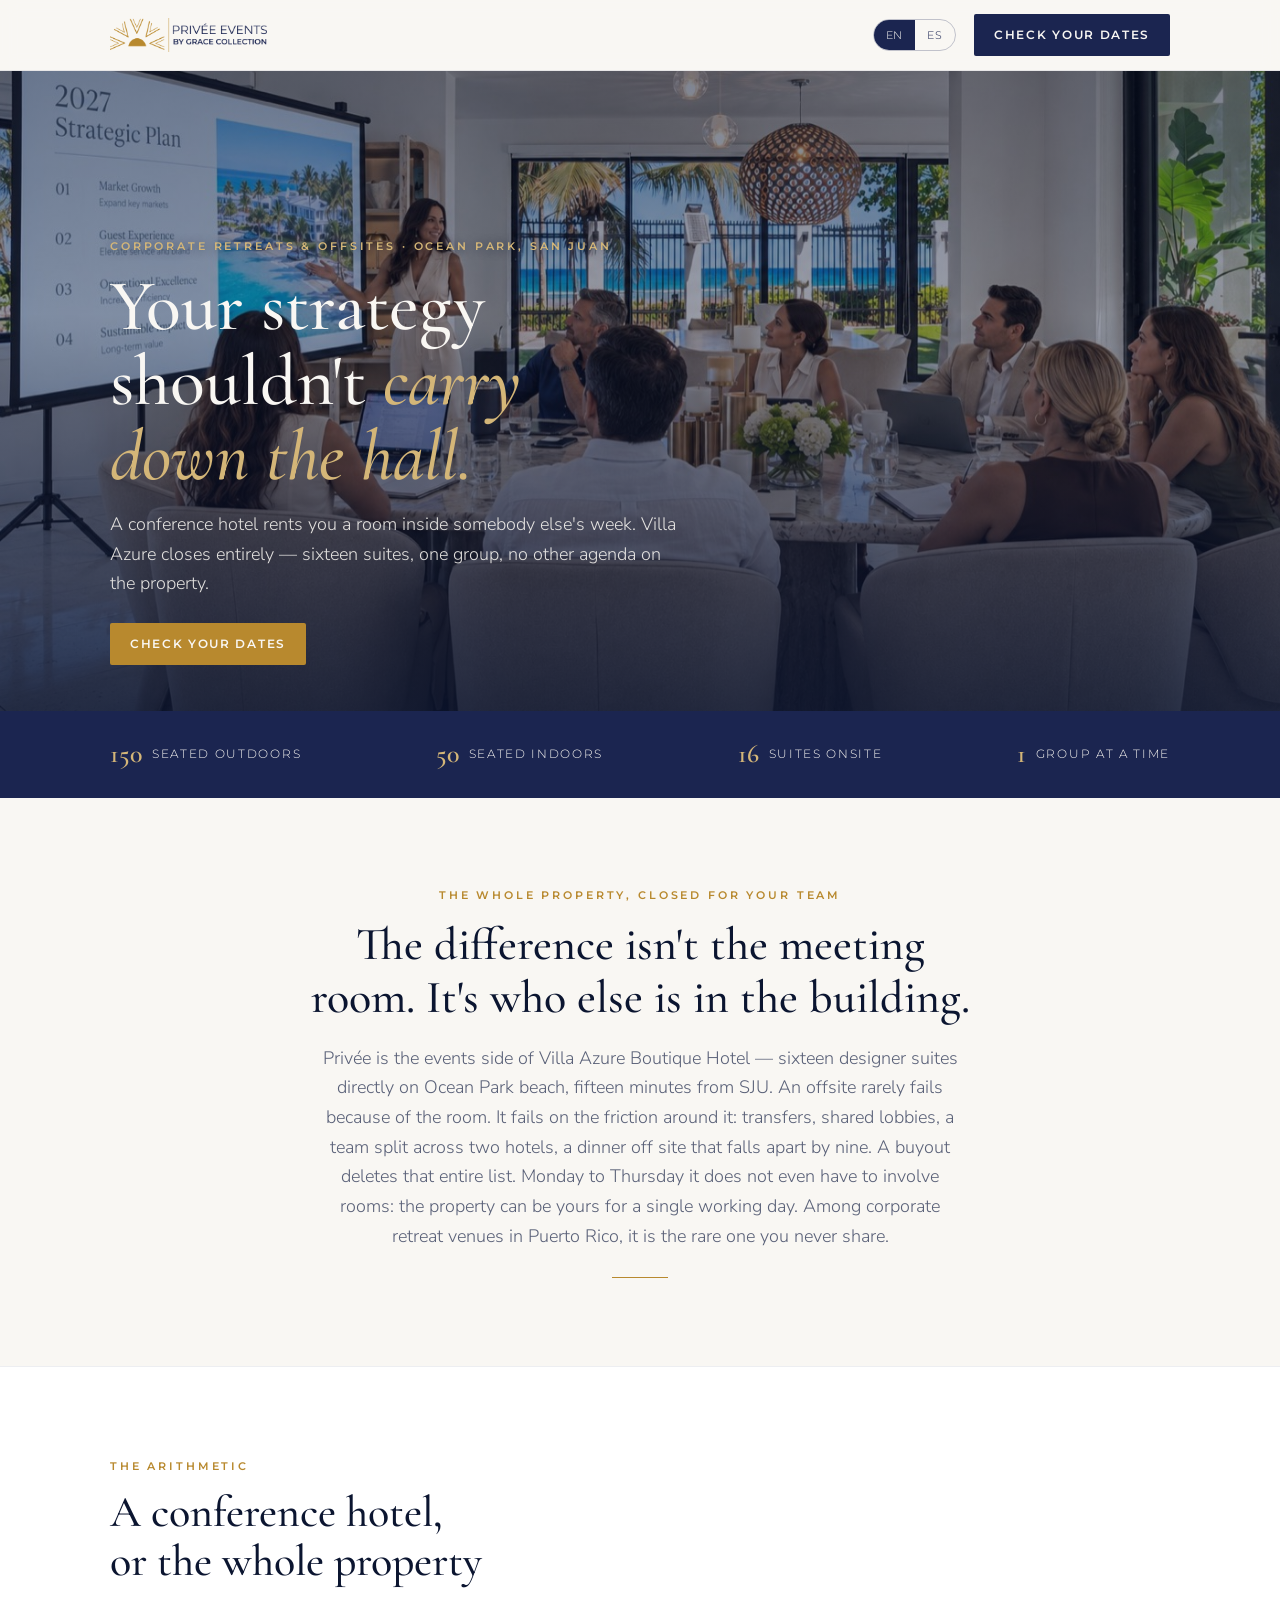
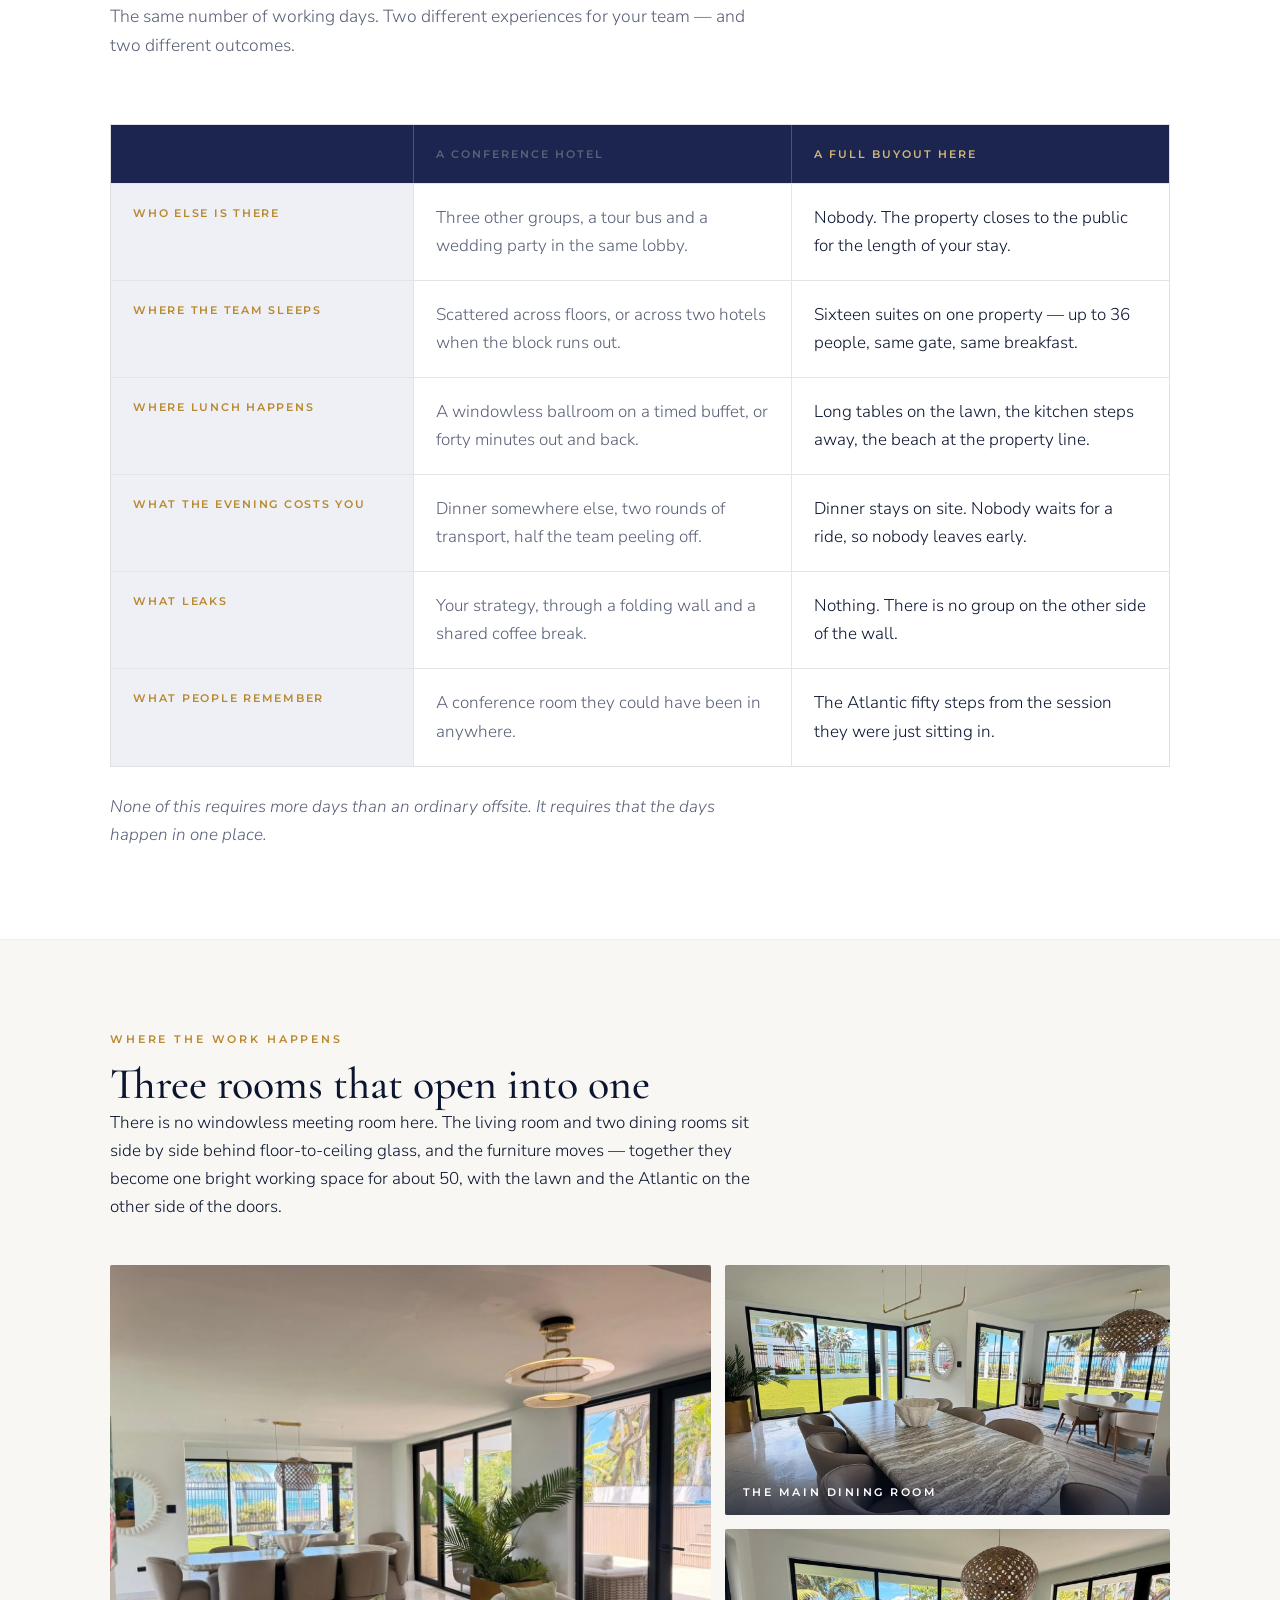
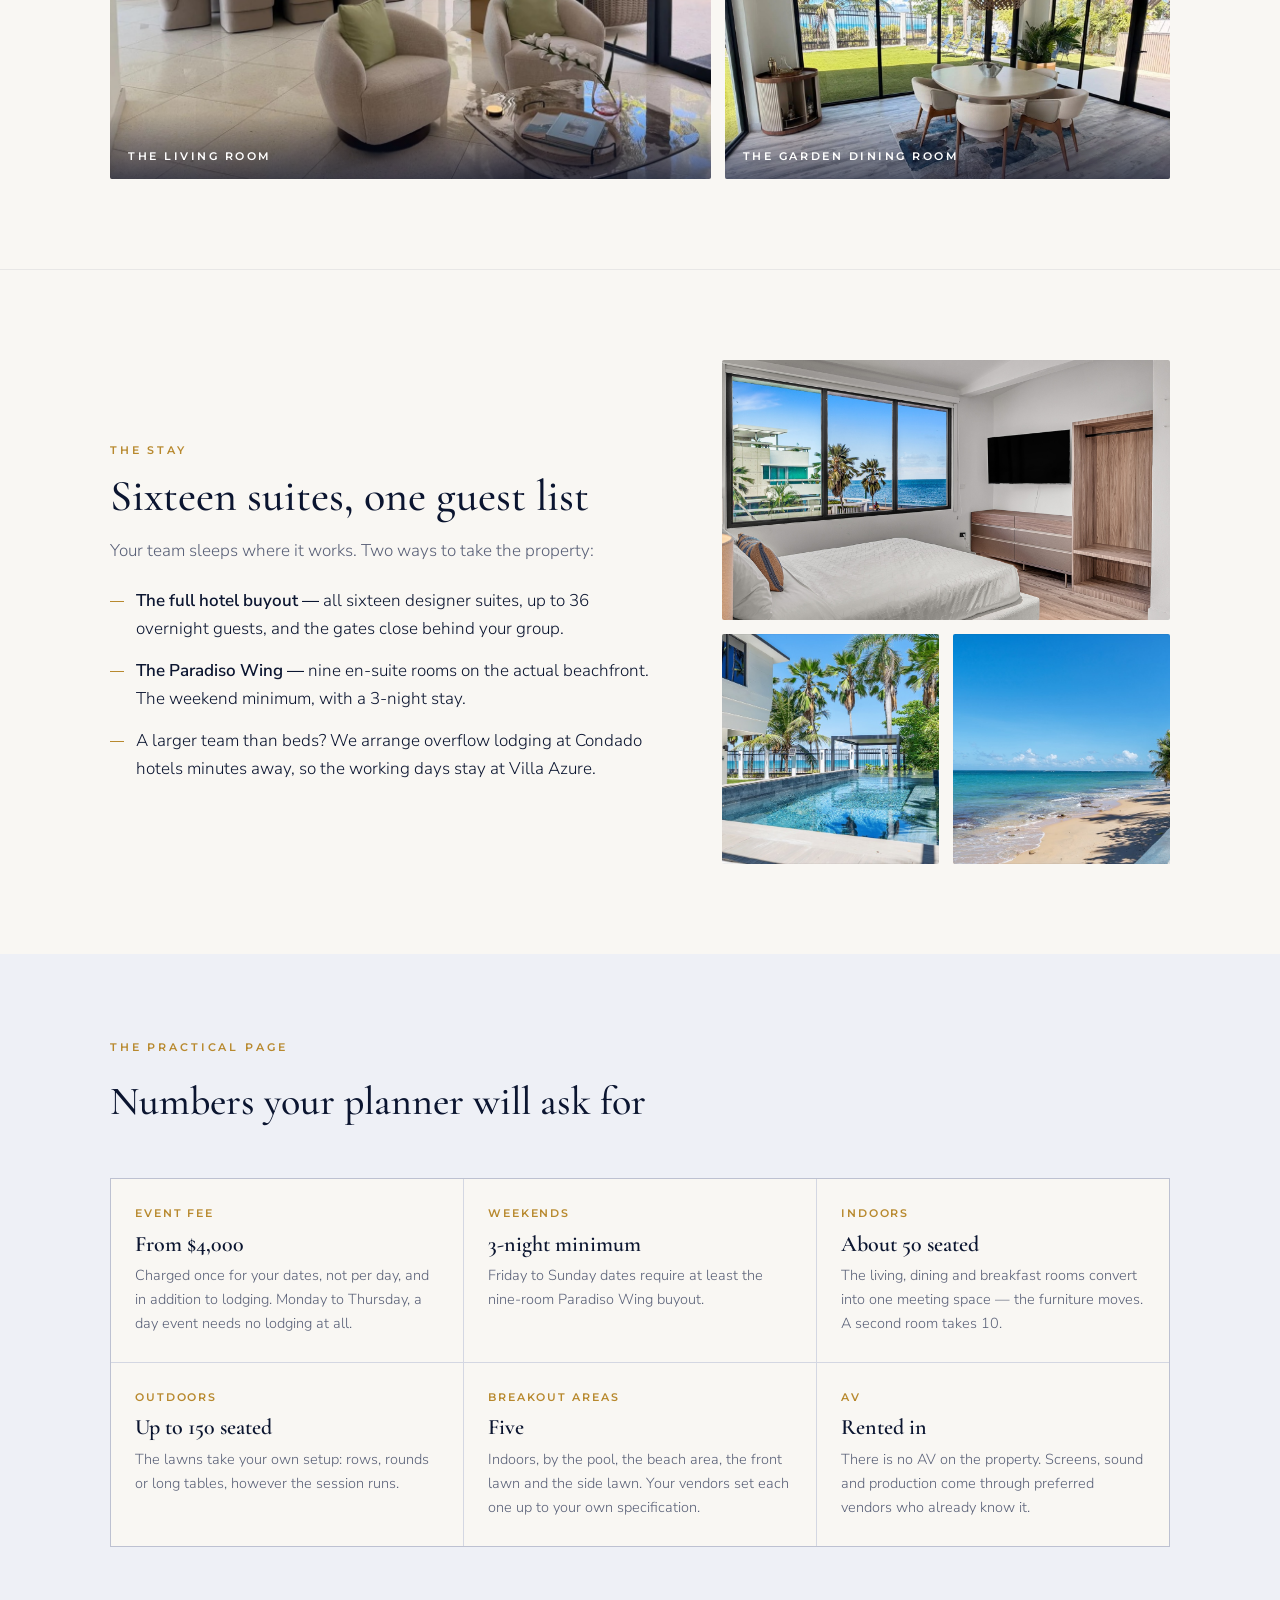
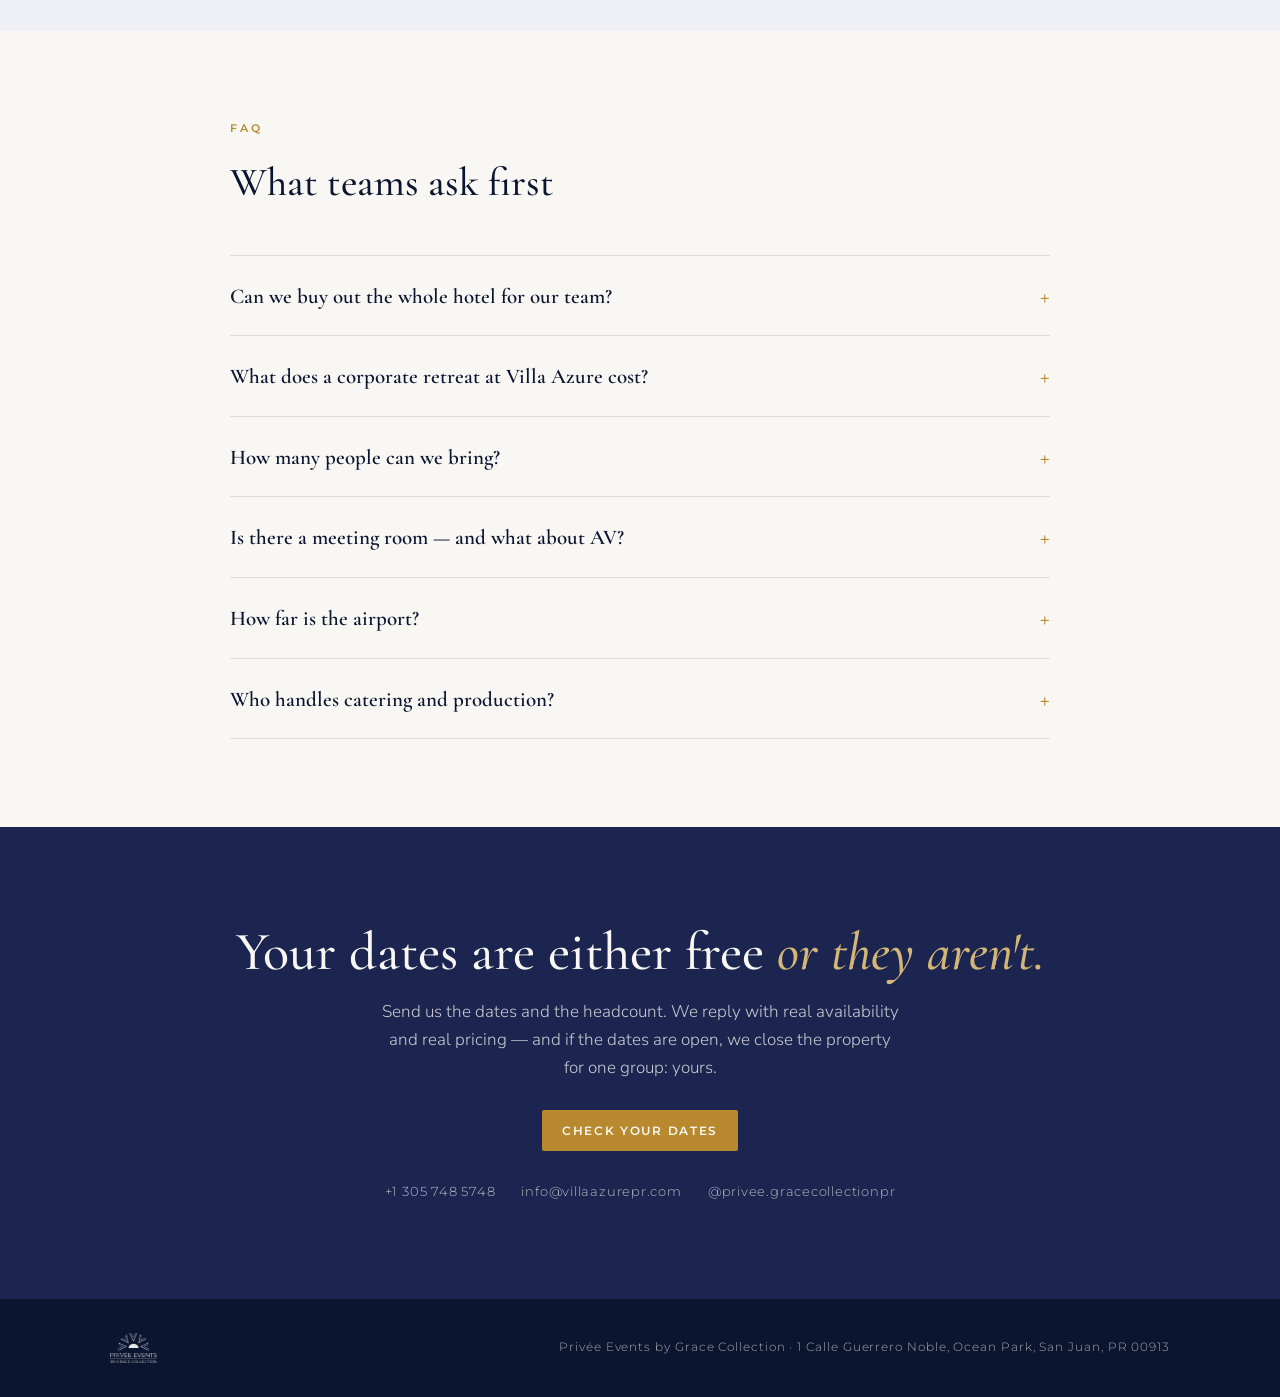
<file: corporate-retreats.html>
<!doctype html>
<html lang="en">
<head>
<meta charset="utf-8"><meta name="viewport" content="width=device-width,initial-scale=1">
<!-- Google Tag Manager -->
<script>(function(w,d,s,l,i){w[l]=w[l]||[];w[l].push({'gtm.start':
new Date().getTime(),event:'gtm.js'});var f=d.getElementsByTagName(s)[0],
j=d.createElement(s),dl=l!='dataLayer'?'&l='+l:'';j.async=true;j.src=
'https://www.googletagmanager.com/gtm.js?id='+i+dl;f.parentNode.insertBefore(j,f);
})(window,document,'script','dataLayer','GTM-WXHNPFBX');</script>
<!-- End Google Tag Manager -->
<!-- Meta Pixel Code -->
<script>
!function(f,b,e,v,n,t,s)
{if(f.fbq)return;n=f.fbq=function(){n.callMethod?
n.callMethod.apply(n,arguments):n.queue.push(arguments)};
if(!f._fbq)f._fbq=n;n.push=n;n.loaded=!0;n.version='2.0';
n.queue=[];t=b.createElement(e);t.async=!0;
t.src=v;s=b.getElementsByTagName(e)[0];
s.parentNode.insertBefore(t,s)}(window, document,'script',
'https://connect.facebook.net/en_US/fbevents.js');
fbq('init', '1125153193721222');
fbq('track', 'PageView');
</script>
<noscript><img height="1" width="1" style="display:none"
src="https://www.facebook.com/tr?id=1125153193721222&ev=PageView&noscript=1"
/></noscript>
<!-- End Meta Pixel Code -->
<title>Corporate Retreat Venue in San Juan, Puerto Rico | Privée Events by Grace Collection</title>
<meta name="description" content="Buy out a 16-suite beachfront hotel in San Juan, Puerto Rico for your company offsite. One group at a time — no shared lobby, no second agenda on site.">
<link rel="canonical" href="https://privee.gracecollectionpr.com/corporate-retreats">
<link rel="alternate" hreflang="en" href="https://privee.gracecollectionpr.com/corporate-retreats">
<link rel="alternate" hreflang="es" href="https://privee.gracecollectionpr.com/es/retiros-corporativos">
<link rel="alternate" hreflang="x-default" href="https://privee.gracecollectionpr.com/corporate-retreats">
<meta property="og:type" content="website">
<meta property="og:title" content="Corporate Retreat Venue in San Juan, Puerto Rico | Privée Events">
<meta property="og:description" content="A 16-suite beachfront boutique hotel in Ocean Park, San Juan — reserved entirely for your team. One group at a time.">
<meta property="og:url" content="https://privee.gracecollectionpr.com/corporate-retreats">
<meta property="og:image" content="https://privee.gracecollectionpr.com/img/corp-meeting.jpg">
<meta name="twitter:card" content="summary_large_image">
<link rel="preconnect" href="https://fonts.googleapis.com"><link rel="preconnect" href="https://fonts.gstatic.com" crossorigin><link href="https://fonts.googleapis.com/css2?family=Cormorant+Garamond:ital,wght@0,400;0,500;0,600;1,400;1,500;1,600&family=Montserrat:wght@400;500;600;700&family=Nunito+Sans:ital,wght@0,300;0,400;0,600;1,300;1,400&display=swap" rel="stylesheet">
<style>

/* Layout: one editorial column with a timeline spine — the wedding day told hour by hour. Single light theme by brand rule. */
:root{
  --ink:#0B1530; --navy:#1B2550; --bronze:#B8892E; --champ:#D4B678;
  --paper:#F9F7F3; --paper2:#EEF0F6; --muted:#5A6178;
  --display:"Cormorant Garamond",Georgia,serif;
  --sans:"Montserrat",-apple-system,Helvetica,Arial,sans-serif;
  --body:"Nunito Sans",-apple-system,Helvetica,Arial,sans-serif;
}
*{margin:0;padding:0;box-sizing:border-box}
html{scroll-behavior:smooth}
body{background:var(--paper);color:var(--ink);font-family:var(--body);font-size:17px;line-height:1.65;font-weight:300}
img{max-width:100%;display:block}
.gutter{padding-left:max(16px,env(safe-area-inset-left,0px));padding-right:max(16px,env(safe-area-inset-right,0px))}
.wrap{max-width:1060px;margin:0 auto}

/* top bar */
.bar{position:sticky;top:env(safe-area-inset-top,0px);z-index:50;background:rgba(249,247,243,.92);backdrop-filter:blur(8px);border-bottom:1px solid rgba(27,37,80,.08)}
body::before{content:"";position:fixed;inset:0 0 auto;height:env(safe-area-inset-top,0px);z-index:60;background:rgba(249,247,243,.92)}
.bar .wrap{display:flex;align-items:center;justify-content:space-between;gap:16px;padding-block:14px}
.bar img{height:34px;width:auto}
.barright{display:flex;align-items:center;gap:18px}
.lang{display:flex;border:1px solid rgba(27,37,80,.25);border-radius:999px;overflow:hidden}
.lang a{text-decoration:none;display:block;font-family:var(--sans);font-size:11px;letter-spacing:.08em;padding:6px 12px;border:0;background:transparent;color:var(--navy)}
.lang a.on{background:var(--navy);color:var(--paper)}
.cta{font-family:var(--sans);font-size:12px;font-weight:600;letter-spacing:.14em;text-transform:uppercase;color:var(--paper);background:var(--navy);padding:11px 20px;border-radius:2px;text-decoration:none;white-space:nowrap}
.cta:hover{background:var(--bronze)}
.cta.ghost{background:transparent;color:var(--navy);border:1px solid var(--navy)}
.cta.ghost:hover{background:var(--navy);color:var(--paper)}

/* hero */
.hero{position:relative;overflow:hidden}
.hero img{width:100%;height:min(78vh,640px);object-fit:cover}
.hero .veil{position:absolute;inset:0;background:linear-gradient(180deg,rgba(11,21,48,.38) 0%,rgba(11,21,48,.2) 35%,rgba(11,21,48,.78) 100%)}
.hero .inner{position:absolute;inset:auto 0 0 0;color:var(--paper)}
.hero .inner .wrap{padding-block:46px}
.eyebrow{font-family:var(--sans);font-size:11px;font-weight:600;letter-spacing:.26em;text-transform:uppercase}
.hero .eyebrow{color:var(--champ);text-shadow:0 1px 10px rgba(11,21,48,.55)}
h1{font-family:var(--display);font-weight:500;font-size:clamp(38px,6.4vw,72px);line-height:1.04;text-wrap:balance;margin-top:14px;max-width:16ch}
h1 em{font-style:italic;color:var(--champ)}
.hero p{max-width:52ch;margin-top:16px;font-size:18px;color:rgba(249,247,243,.88)}
.hero .cta{display:inline-block;margin-top:24px;background:var(--bronze)}
.hero .cta:hover{background:var(--champ);color:var(--ink)}

/* facts band */
.facts{background:var(--navy);color:var(--paper)}
.facts .wrap{display:flex;flex-wrap:wrap;justify-content:space-between;gap:8px 28px;padding-block:22px}
.fact{font-family:var(--sans);font-size:12px;letter-spacing:.14em;text-transform:uppercase;display:flex;align-items:center;gap:10px}
.fact b{font-family:var(--display);font-size:26px;font-weight:600;letter-spacing:0;color:var(--champ)}

/* intro */
.intro .wrap{padding-block:88px;max-width:760px;text-align:center}
.intro h2{font-family:var(--display);font-weight:500;font-size:clamp(30px,4.4vw,46px);line-height:1.15;text-wrap:balance}
.intro p{margin-top:20px;color:var(--muted);font-size:18px;max-width:58ch;margin-inline:auto}
.rule{width:56px;height:1px;background:var(--bronze);margin:26px auto 0}

/* timeline */
.day{background:#fff;border-block:1px solid rgba(27,37,80,.08)}
.day .wrap{padding-block:90px}
.day .head{max-width:640px;margin-bottom:64px}
.day h2{font-family:var(--display);font-weight:500;font-size:clamp(30px,4.4vw,44px);line-height:1.12;text-wrap:balance;margin-top:12px}
.moment{display:grid;grid-template-columns:110px 1fr 1fr;gap:clamp(20px,4vw,56px);align-items:center;padding-block:44px;border-top:1px solid rgba(27,37,80,.1)}
.moment:last-of-type{border-bottom:1px solid rgba(27,37,80,.1)}
.when{font-family:var(--display);font-size:clamp(22px,2.6vw,30px);font-style:italic;color:var(--bronze);font-variant-numeric:tabular-nums;align-self:start;padding-top:4px}
.moment h3{font-family:var(--display);font-weight:600;font-size:clamp(22px,2.8vw,30px);line-height:1.15}
.moment p{margin-top:10px;color:var(--muted)}
.moment figure{overflow:hidden;border-radius:2px}
.moment img{width:100%;height:300px;object-fit:cover;transition:transform .8s cubic-bezier(.2,.8,.2,1)}
.moment:hover img{transform:scale(1.035)}
.moment:nth-child(even) figure{grid-column:2;grid-row:1}
.moment:nth-child(even) .when{grid-column:1;grid-row:1}
.moment:nth-child(even) > div:nth-of-type(2){grid-column:3;grid-row:1}

/* stay */
.stay .wrap{padding-block:90px;display:grid;grid-template-columns:1.1fr .9fr;gap:clamp(28px,5vw,72px);align-items:center}
.stay h2{font-family:var(--display);font-weight:500;font-size:clamp(30px,4.2vw,44px);line-height:1.12;text-wrap:balance;margin-top:12px}
.stay p{margin-top:16px;color:var(--muted)}
.stay ul{margin-top:22px;list-style:none;display:grid;gap:14px}
.stay li{display:grid;grid-template-columns:14px 1fr;gap:12px;align-items:baseline}
.stay li::before{content:"";width:14px;height:1px;background:var(--bronze);transform:translateY(-4px)}
.stay li b{font-weight:600;color:var(--ink)}
.stayimgs{display:grid;grid-template-columns:1fr 1fr;gap:14px}
.stayimgs img{width:100%;height:230px;object-fit:cover;border-radius:2px}
.stayimgs img:first-child{grid-column:1/-1;height:260px}

/* details */
.details{background:var(--paper2)}
.details .wrap{padding-block:84px}
.details h2{font-family:var(--display);font-weight:500;font-size:clamp(28px,4vw,40px);margin-top:12px}
.dgrid{margin-top:44px;display:grid;grid-template-columns:repeat(3,1fr);gap:1px;background:rgba(27,37,80,.12);border:1px solid rgba(27,37,80,.12)}
.cell{background:var(--paper);padding:26px 24px}
.cell .k{font-family:var(--sans);font-size:10.5px;font-weight:600;letter-spacing:.18em;text-transform:uppercase;color:var(--bronze)}
.cell .v{font-family:var(--display);font-size:22px;font-weight:600;margin-top:8px;line-height:1.25}
.cell .s{font-size:14.5px;color:var(--muted);margin-top:6px}

/* faq */
.faq .wrap{padding-block:88px;max-width:820px}
.faq h2{font-family:var(--display);font-weight:500;font-size:clamp(28px,4vw,40px);margin-top:12px}
.faq details{border-top:1px solid rgba(27,37,80,.12);padding-block:20px}
.faq details:last-of-type{border-bottom:1px solid rgba(27,37,80,.12)}
.faq summary{cursor:pointer;font-family:var(--display);font-size:21px;font-weight:600;list-style:none;display:flex;justify-content:space-between;gap:18px;align-items:baseline}
.faq summary::-webkit-details-marker{display:none}
.faq summary::after{content:"+";font-family:var(--display);color:var(--bronze);font-size:24px;flex:none}
.faq details[open] summary::after{content:"–"}
.faq details p{margin-top:12px;color:var(--muted);max-width:62ch}
.faq .mt{margin-top:40px}

/* final cta */
.final{background:var(--navy);color:var(--paper);position:relative;overflow:hidden}
.final .wrap{padding-block:96px;text-align:center;position:relative}
.final h2{font-family:var(--display);font-weight:500;font-size:clamp(32px,5vw,54px);line-height:1.08;text-wrap:balance}
.final h2 em{font-style:italic;color:var(--champ)}
.final p{margin-top:16px;color:rgba(249,247,243,.78);max-width:52ch;margin-inline:auto}
.final .cta{display:inline-block;margin-top:28px;background:var(--bronze)}
.final .cta:hover{background:var(--champ);color:var(--ink)}
.contact{margin-top:30px;font-family:var(--sans);font-size:13px;letter-spacing:.06em;color:rgba(249,247,243,.72);display:flex;flex-wrap:wrap;justify-content:center;gap:10px 26px}
.contact span{user-select:all}

/* footer */
footer{background:var(--ink);color:rgba(249,247,243,.65)}
footer .wrap{padding-block:34px;display:flex;flex-wrap:wrap;gap:14px 30px;align-items:center;justify-content:space-between;font-family:var(--sans);font-size:11.5px;letter-spacing:.08em}
footer img{height:30px;width:auto;opacity:.9}
.note{font-style:italic;opacity:.75}

@media (max-width:860px){
  .moment{grid-template-columns:1fr;gap:16px}
  .when{padding-top:0}
  .moment:nth-child(even) figure,.moment:nth-child(even) .when,.moment:nth-child(even) > div:nth-of-type(2){grid-column:auto;grid-row:auto}
  .moment img{height:240px}
  .stay .wrap{grid-template-columns:1fr}
  .dgrid{grid-template-columns:1fr 1fr}
}
@media (max-width:720px){
  /* the hero crops to a narrow slice on phones, so the text sits over the couple:
     ramp the veil earlier and deeper so type stays legible */
  .hero .veil{background:linear-gradient(180deg,rgba(11,21,48,.34) 0%,rgba(11,21,48,.26) 18%,rgba(11,21,48,.6) 46%,rgba(11,21,48,.86) 100%)}
  .hero .eyebrow{text-shadow:0 1px 12px rgba(11,21,48,.8)}
  h1{font-size:clamp(34px,8.4vw,44px)}
  .hero p{font-size:16.5px;max-width:34ch}
}
@media (max-width:540px){
  .dgrid{grid-template-columns:1fr}
  .bar .cta{display:none}
  .facts .wrap{justify-content:flex-start}
}
@media (prefers-reduced-motion:reduce){
  .moment img{transition:none}
  html{scroll-behavior:auto}
}

/* this hero has a lit projector screen behind the headline, so it needs a
   deeper veil than the weddings hero; the phone ramp is restated after it */
.hero .veil{background:linear-gradient(180deg,rgba(11,21,48,.52) 0%,rgba(11,21,48,.42) 38%,rgba(11,21,48,.84) 100%)}
@media (max-width:720px){
  .hero .veil{background:linear-gradient(180deg,rgba(11,21,48,.46) 0%,rgba(11,21,48,.4) 18%,rgba(11,21,48,.66) 46%,rgba(11,21,48,.88) 100%)}
}

/* comparison table */
.day .head .lead{margin-top:16px;color:var(--muted);font-size:17.5px;max-width:60ch}
.ctable{margin-top:52px;border:1px solid rgba(27,37,80,.14)}
.crow{display:grid;grid-template-columns:1fr 1.25fr 1.25fr}
.crow:first-child{border-top:0}
.crow+.crow{border-top:1px solid rgba(27,37,80,.12)}
.crow>div{padding:20px 22px}
.chead{background:var(--navy);color:var(--paper)}
.chead .cq,.chead .ca,.chead .cb{background:transparent;border-left-color:rgba(249,247,243,.22)}
.chead .ca,.chead .cb{font-family:var(--sans);font-size:11px;font-weight:600;letter-spacing:.18em;text-transform:uppercase}
.chead .cb{color:var(--champ)}
.cq{font-family:var(--sans);font-size:11px;font-weight:600;letter-spacing:.16em;text-transform:uppercase;color:var(--bronze);background:var(--paper2)}
.ca{color:var(--muted);border-left:1px solid rgba(27,37,80,.12)}
.cb{border-left:1px solid rgba(27,37,80,.12);background:#fff;color:var(--ink)}
.lbl2{display:none}
.cfoot{margin-top:26px;color:var(--muted);font-style:italic;max-width:62ch}
@media (max-width:860px){
  .crow{grid-template-columns:1fr}
  .crow>div{padding:14px 18px}
  .ca,.cb{border-left:0;border-top:1px solid rgba(27,37,80,.1)}
  .chead{display:none}
  .ca .lbl2,.cb .lbl2{display:block;font-family:var(--sans);font-size:10px;font-weight:600;letter-spacing:.16em;text-transform:uppercase;margin-bottom:5px;font-style:normal;color:var(--muted)}
  .cb .lbl2{color:var(--bronze)}
}

/* indoor rooms */
.rooms{border-bottom:1px solid rgba(27,37,80,.08)}
.rooms .wrap{padding-block:90px}
.rooms .head{max-width:660px;margin-bottom:44px}
.rooms h2{font-family:var(--display);font-weight:500;font-size:clamp(30px,4.4vw,44px);line-height:1.12;text-wrap:balance;margin-top:12px}
.rgrid{display:grid;grid-template-columns:1.35fr 1fr;grid-template-rows:250px 250px;gap:14px}
.rgrid figure{position:relative;margin:0;overflow:hidden;border-radius:2px}
.rgrid figure:first-child{grid-row:1/3}
.rgrid img{width:100%;height:100%;object-fit:cover;display:block}
.rgrid figcaption{position:absolute;left:0;right:0;bottom:0;padding:34px 18px 14px;background:linear-gradient(transparent,rgba(11,21,48,.62));color:#fff;font-family:var(--sans);font-size:10.5px;font-weight:600;letter-spacing:.24em;text-transform:uppercase}
@media (max-width:720px){.rgrid{grid-template-columns:1fr;grid-template-rows:none}.rgrid figure:first-child{grid-row:auto}.rgrid img{height:auto;aspect-ratio:4/3}.rooms .wrap{padding-block:64px}}
</style>
<script type="application/ld+json">
{
 "@context": "https://schema.org",
 "@type": "FAQPage",
 "mainEntity": [
  {
   "@type": "Question",
   "name": "Can we buy out the whole hotel for our team?",
   "acceptedAnswer": {
    "@type": "Answer",
    "text": "Yes — that is the standard way a retreat runs here. The full buyout is all sixteen designer suites, with the property closed to the public for the duration. Smaller groups often take the nine-room Paradiso Wing on the beachfront instead. Either way, it is one group at a time."
   }
  },
  {
   "@type": "Question",
   "name": "What does a corporate retreat at Villa Azure cost?",
   "acceptedAnswer": {
    "@type": "Answer",
    "text": "The event fee starts at $4,000 and is charged once for your dates rather than per day, with lodging on top. Monday to Thursday a day event does not require lodging at all, so a local team can meet here without booking rooms. Friday to Sunday dates require at least the nine-room Paradiso Wing with a three-night minimum stay. Your quote depends on the dates, the headcount and the format — send us those and we reply with real numbers, not ranges."
   }
  },
  {
   "@type": "Question",
   "name": "How many people can we bring?",
   "acceptedAnswer": {
    "@type": "Answer",
    "text": "Up to 150 can be seated outdoors on the lawns, in whatever setup suits the session, and about 50 indoors. Up to 36 sleep onsite across the sixteen suites. If your team is larger than the bed count, we arrange overflow lodging at Condado hotels minutes away and the working days stay here."
   }
  },
  {
   "@type": "Question",
   "name": "Is there a meeting room — and what about AV?",
   "acceptedAnswer": {
    "@type": "Answer",
    "text": "There is no dedicated conference room. The living, dining and breakfast areas open into one meeting space seating about 50, and the furniture moves easily to suit the format; a second, smaller room takes a group of ten. There is no AV on the property, so screens, sound and production are rented through preferred vendors who already know every corner of it. The property has high-speed Wi-Fi. Breakouts run across five areas — indoors, by the pool, the beach area, the front lawn and the side lawn — and your vendors set each one up to your specification rather than us imposing a layout."
   }
  },
  {
   "@type": "Question",
   "name": "How far is the airport?",
   "acceptedAnswer": {
    "@type": "Answer",
    "text": "Fifteen minutes from San Juan's international airport (SJU), at 1 Calle Guerrero Noble in Ocean Park — a beachfront neighborhood of the city, not a resort strip an hour away. Teams flying in land and are at the property before lunch."
   }
  },
  {
   "@type": "Question",
   "name": "Who handles catering and production?",
   "acceptedAnswer": {
    "@type": "Answer",
    "text": "You work from our curated list of preferred vendors — catering, AV and production teams who have already worked the property. We also keep a list of trusted planners who can run the whole programme with you."
   }
  }
 ]
}
</script>
</head>
<body>
<noscript><iframe src="https://www.googletagmanager.com/ns.html?id=GTM-WXHNPFBX"
height="0" width="0" style="display:none;visibility:hidden"></iframe></noscript>
<div id="page">

<div class="bar gutter"><div class="wrap">
  <a href="/" aria-label="Privée Events — home"><img src="/img/logo-h-navy.png" alt="Privée Events by Grace Collection"></a>
  <div class="barright">
    <div class="lang" role="group" aria-label="Language / Idioma">
      <a class="on" href="/corporate-retreats" aria-current="page">EN</a>
      <a href="/es/retiros-corporativos" onclick="try{localStorage.setItem('lang','es');localStorage.setItem('privee_lang','es')}catch(e){}">ES</a>
    </div>
    <a class="cta" href="/questionnaire">
      Check your dates
    </a>
  </div>
</div></div>

<section class="hero">
  <img src="/img/corp-meeting.jpg" alt="Strategy session with ocean views at Villa Azure, San Juan, Puerto Rico" fetchpriority="high">
  <div class="veil"></div>
  <div class="inner gutter"><div class="wrap">
    <div class="eyebrow">Corporate retreats &amp; offsites · Ocean Park, San Juan</div>
    <h1>Your strategy shouldn't <em>carry down the hall.</em></h1>
    <p>A conference hotel rents you a room inside somebody else's week. Villa Azure closes entirely — sixteen suites, one group, no other agenda on the property.</p>
    <a class="cta" href="/questionnaire">Check your dates</a>
  </div></div>
</section>

<div class="facts gutter"><div class="wrap">
  <div class="fact"><b>150</b> seated outdoors</div>
  <div class="fact"><b>50</b> seated indoors</div>
  <div class="fact"><b>16</b> suites onsite</div>
  <div class="fact"><b>1</b> group at a time</div>
</div></div>

<section class="intro gutter"><div class="wrap">
  <div class="eyebrow" style="color:var(--bronze)">The whole property, closed for your team</div>
  <h2 style="margin-top:14px">The difference isn't the meeting room. It's who else is in the building.</h2>
  <p>Privée is the events side of Villa Azure Boutique Hotel — sixteen designer suites directly on Ocean Park beach, fifteen minutes from SJU. An offsite rarely fails because of the room. It fails on the friction around it: transfers, shared lobbies, a team split across two hotels, a dinner off site that falls apart by nine. A buyout deletes that entire list. Monday to Thursday it does not even have to involve rooms: the property can be yours for a single working day. Among corporate retreat venues in Puerto Rico, it is the rare one you never share.</p>
  <div class="rule"></div>
</div></section>

<section class="day gutter"><div class="wrap">
  <div class="head">
    <div class="eyebrow" style="color:var(--bronze)">The arithmetic</div>
    <h2>A conference hotel, or the whole property</h2>
    <p class="lead">The same number of working days. Two different experiences for your team — and two different outcomes.</p>
  </div>
  <div class="ctable">
    <div class="crow chead">
      <div class="cq"></div>
      <div class="ca">A conference hotel</div>
      <div class="cb">A full buyout here</div>
    </div>
    <div class="crow">
      <div class="cq">Who else is there</div>
      <div class="ca"><i class="lbl2">A conference hotel</i>Three other groups, a tour bus and a wedding party in the same lobby.</div>
      <div class="cb"><i class="lbl2">A full buyout here</i>Nobody. The property closes to the public for the length of your stay.</div>
    </div>
    <div class="crow">
      <div class="cq">Where the team sleeps</div>
      <div class="ca"><i class="lbl2">A conference hotel</i>Scattered across floors, or across two hotels when the block runs out.</div>
      <div class="cb"><i class="lbl2">A full buyout here</i>Sixteen suites on one property — up to 36 people, same gate, same breakfast.</div>
    </div>
    <div class="crow">
      <div class="cq">Where lunch happens</div>
      <div class="ca"><i class="lbl2">A conference hotel</i>A windowless ballroom on a timed buffet, or forty minutes out and back.</div>
      <div class="cb"><i class="lbl2">A full buyout here</i>Long tables on the lawn, the kitchen steps away, the beach at the property line.</div>
    </div>
    <div class="crow">
      <div class="cq">What the evening costs you</div>
      <div class="ca"><i class="lbl2">A conference hotel</i>Dinner somewhere else, two rounds of transport, half the team peeling off.</div>
      <div class="cb"><i class="lbl2">A full buyout here</i>Dinner stays on site. Nobody waits for a ride, so nobody leaves early.</div>
    </div>
    <div class="crow">
      <div class="cq">What leaks</div>
      <div class="ca"><i class="lbl2">A conference hotel</i>Your strategy, through a folding wall and a shared coffee break.</div>
      <div class="cb"><i class="lbl2">A full buyout here</i>Nothing. There is no group on the other side of the wall.</div>
    </div>
    <div class="crow">
      <div class="cq">What people remember</div>
      <div class="ca"><i class="lbl2">A conference hotel</i>A conference room they could have been in anywhere.</div>
      <div class="cb"><i class="lbl2">A full buyout here</i>The Atlantic fifty steps from the session they were just sitting in.</div>
    </div>
  </div>
  <p class="cfoot">None of this requires more days than an ordinary offsite. It requires that the days happen in one place.</p>
</div></section>

<section class="rooms gutter"><div class="wrap">
  <div class="head">
    <div class="eyebrow" style="color:var(--bronze)">Where the work happens</div>
    <h2>Three rooms that open into one</h2>
    <p class="lead">There is no windowless meeting room here. The living room and two dining rooms sit side by side behind floor-to-ceiling glass, and the furniture moves — together they become one bright working space for about 50, with the lawn and the Atlantic on the other side of the doors.</p>
  </div>
  <div class="rgrid">
    <figure><img src="/img/corp-living.jpg" alt="Living room opening to the dining room and ocean at Villa Azure, San Juan" loading="lazy" width="1400" height="1050"><figcaption>The living room</figcaption></figure>
    <figure><img src="/img/corp-dining.jpg" alt="Main dining room with marble table and ocean views at Villa Azure, San Juan" loading="lazy" width="1400" height="1050"><figcaption>The main dining room</figcaption></figure>
    <figure><img src="/img/corp-dining-garden.jpg" alt="Garden dining room with floor-to-ceiling windows onto the lawn at Villa Azure, San Juan" loading="lazy" width="1400" height="1050"><figcaption>The garden dining room</figcaption></figure>
  </div>
</div></section>

<section class="stay gutter"><div class="wrap">
  <div>
    <div class="eyebrow" style="color:var(--bronze)">The stay</div>
    <h2>Sixteen suites, one guest list</h2>
    <p>Your team sleeps where it works. Two ways to take the property:</p>
    <ul>
      <li><span><b>The full hotel buyout — </b>all sixteen designer suites, up to 36 overnight guests, and the gates close behind your group.</span></li>
      <li><span><b>The Paradiso Wing — </b>nine en-suite rooms on the actual beachfront. The weekend minimum, with a 3-night stay.</span></li>
      <li><span>A larger team than beds? We arrange overflow lodging at Condado hotels minutes away, so the working days stay at Villa Azure.</span></li>
    </ul>
  </div>
  <div class="stayimgs">
    <img src="/img/rail-suite.jpg" alt="Oceanview suite at Villa Azure Boutique Hotel, San Juan" loading="lazy">
    <img src="/img/rail-pool.jpg" alt="Glass-walled oceanside pool at Villa Azure, San Juan" loading="lazy">
    <img src="/img/rail-beach.jpg" alt="Ocean Park beach steps from Villa Azure, San Juan" loading="lazy">
  </div>
</div></section>

<section class="details gutter"><div class="wrap">
  <div class="eyebrow" style="color:var(--bronze)">The practical page</div>
  <h2>Numbers your planner will ask for</h2>
  <div class="dgrid">
    <div class="cell"><div class="k">Event fee</div><div class="v">From $4,000</div><div class="s">Charged once for your dates, not per day, and in addition to lodging. Monday to Thursday, a day event needs no lodging at all.</div></div>
    <div class="cell"><div class="k">Weekends</div><div class="v">3-night minimum</div><div class="s">Friday to Sunday dates require at least the nine-room Paradiso Wing buyout.</div></div>
    <div class="cell"><div class="k">Indoors</div><div class="v">About 50 seated</div><div class="s">The living, dining and breakfast rooms convert into one meeting space — the furniture moves. A second room takes 10.</div></div>
    <div class="cell"><div class="k">Outdoors</div><div class="v">Up to 150 seated</div><div class="s">The lawns take your own setup: rows, rounds or long tables, however the session runs.</div></div>
    <div class="cell"><div class="k">Breakout areas</div><div class="v">Five</div><div class="s">Indoors, by the pool, the beach area, the front lawn and the side lawn. Your vendors set each one up to your own specification.</div></div>
    <div class="cell"><div class="k">AV</div><div class="v">Rented in</div><div class="s">There is no AV on the property. Screens, sound and production come through preferred vendors who already know it.</div></div>
  </div>
</div></section>

<section class="faq gutter"><div class="wrap">
  <div class="eyebrow" style="color:var(--bronze)">FAQ</div>
  <h2>What teams ask first</h2>
  <div class="mt">
    <details><summary>Can we buy out the whole hotel for our team?</summary>
      <p>Yes — that is the standard way a retreat runs here. The full buyout is all sixteen designer suites, with the property closed to the public for the duration. Smaller groups often take the nine-room Paradiso Wing on the beachfront instead. Either way, it is one group at a time.</p></details>
    <details><summary>What does a corporate retreat at Villa Azure cost?</summary>
      <p>The event fee starts at $4,000 and is charged once for your dates rather than per day, with lodging on top. Monday to Thursday a day event does not require lodging at all, so a local team can meet here without booking rooms. Friday to Sunday dates require at least the nine-room Paradiso Wing with a three-night minimum stay. Your quote depends on the dates, the headcount and the format — send us those and we reply with real numbers, not ranges.</p></details>
    <details><summary>How many people can we bring?</summary>
      <p>Up to 150 can be seated outdoors on the lawns, in whatever setup suits the session, and about 50 indoors. Up to 36 sleep onsite across the sixteen suites. If your team is larger than the bed count, we arrange overflow lodging at Condado hotels minutes away and the working days stay here.</p></details>
    <details><summary>Is there a meeting room — and what about AV?</summary>
      <p>There is no dedicated conference room. The living, dining and breakfast areas open into one meeting space seating about 50, and the furniture moves easily to suit the format; a second, smaller room takes a group of ten. There is no AV on the property, so screens, sound and production are rented through preferred vendors who already know every corner of it. The property has high-speed Wi-Fi. Breakouts run across five areas — indoors, by the pool, the beach area, the front lawn and the side lawn — and your vendors set each one up to your specification rather than us imposing a layout.</p></details>
    <details><summary>How far is the airport?</summary>
      <p>Fifteen minutes from San Juan's international airport (SJU), at 1 Calle Guerrero Noble in Ocean Park — a beachfront neighborhood of the city, not a resort strip an hour away. Teams flying in land and are at the property before lunch.</p></details>
    <details><summary>Who handles catering and production?</summary>
      <p>You work from our curated list of preferred vendors — catering, AV and production teams who have already worked the property. We also keep a list of trusted planners who can run the whole programme with you.</p></details>
  </div>
</div></section>

<section class="final gutter"><div class="wrap">
  <h2>Your dates are either free <em>or they aren't.</em></h2>
  <p>Send us the dates and the headcount. We reply with real availability and real pricing — and if the dates are open, we close the property for one group: yours.</p>
  <a class="cta" href="/questionnaire">Check your dates</a>
  <div class="contact">
    <span>+1 305 748 5748</span>
    <span>info@villaazurepr.com</span>
    <span>@privee.gracecollectionpr</span>
  </div>
</div></section>

<footer class="gutter"><div class="wrap">
  <img src="/img/logo-s-white.png" alt="Privée Events by Grace Collection">
  <div>Privée Events by Grace Collection · 1 Calle Guerrero Noble, Ocean Park, San Juan, PR 00913</div>
</div></footer>

</div>
</body>
</html>
</file>
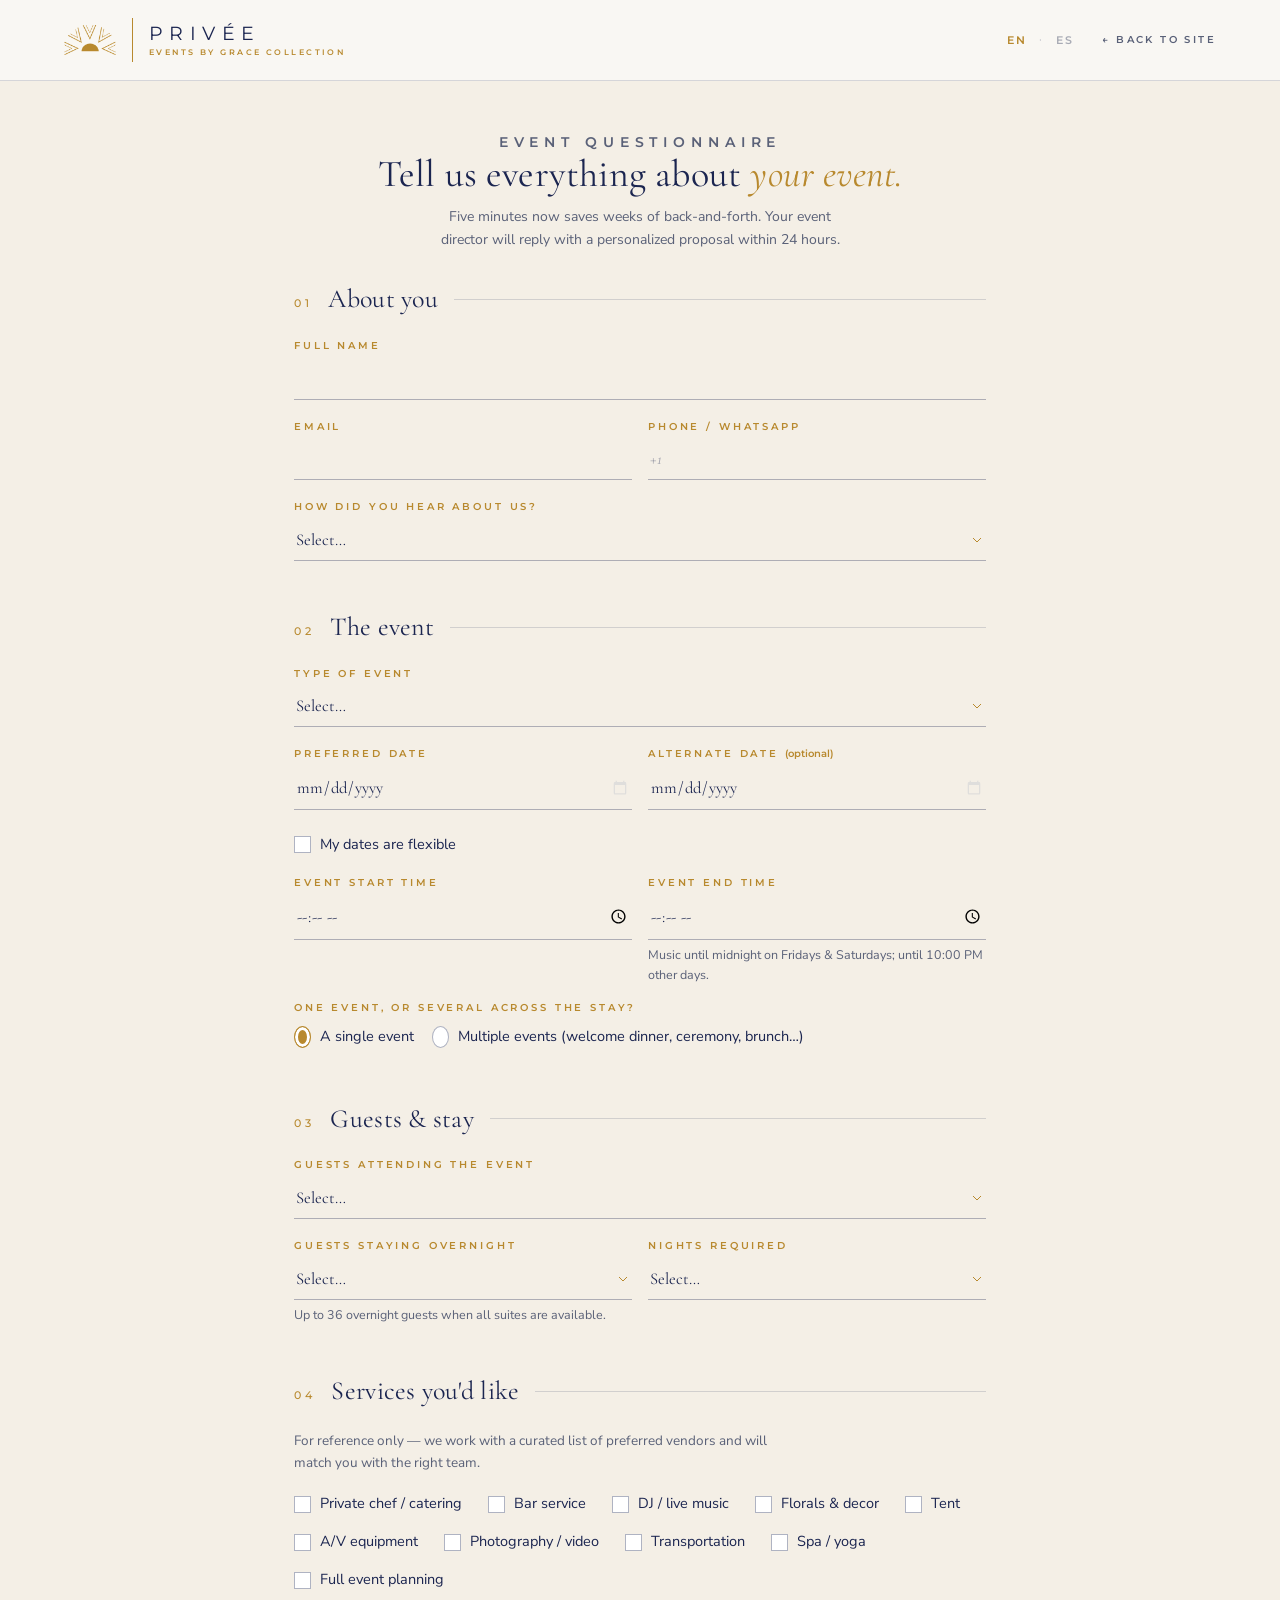
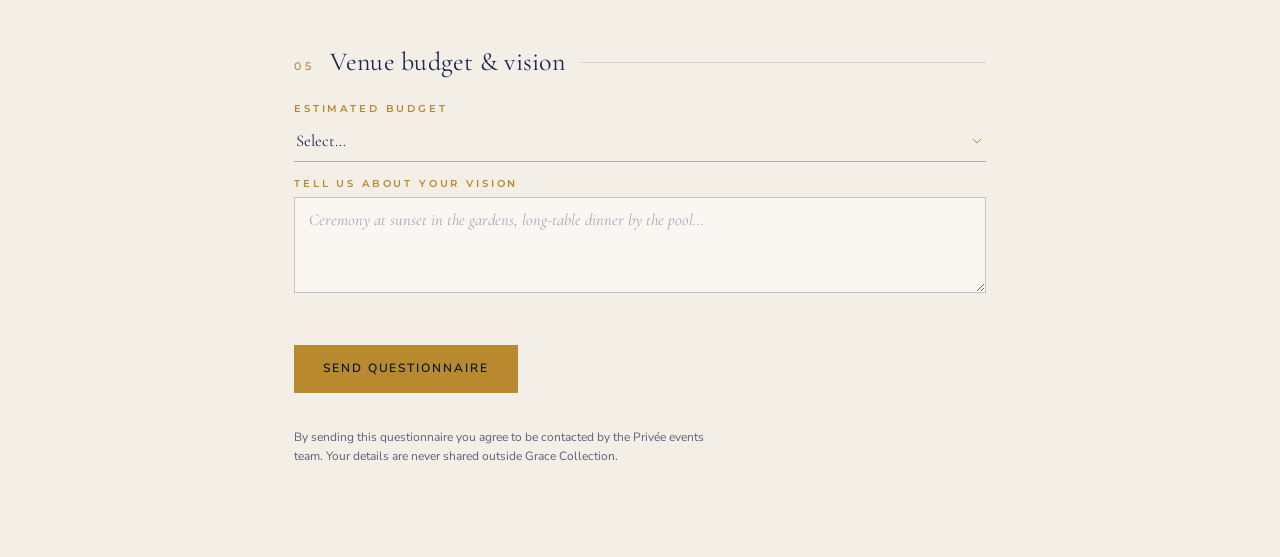
<file: questionnaire.html>
<!DOCTYPE html>
<html lang="en">
<head>
<meta charset="utf-8">
<!-- Google Tag Manager -->
<script>(function(w,d,s,l,i){w[l]=w[l]||[];w[l].push({'gtm.start':
new Date().getTime(),event:'gtm.js'});var f=d.getElementsByTagName(s)[0],
j=d.createElement(s),dl=l!='dataLayer'?'&l='+l:'';j.async=true;j.src=
'https://www.googletagmanager.com/gtm.js?id='+i+dl;f.parentNode.insertBefore(j,f);
})(window,document,'script','dataLayer','GTM-WXHNPFBX');</script>
<!-- End Google Tag Manager -->
<!-- Meta Pixel Code -->
<script>
!function(f,b,e,v,n,t,s)
{if(f.fbq)return;n=f.fbq=function(){n.callMethod?
n.callMethod.apply(n,arguments):n.queue.push(arguments)};
if(!f._fbq)f._fbq=n;n.push=n;n.loaded=!0;n.version='2.0';
n.queue=[];t=b.createElement(e);t.async=!0;
t.src=v;s=b.getElementsByTagName(e)[0];
s.parentNode.insertBefore(t,s)}(window, document,'script',
'https://connect.facebook.net/en_US/fbevents.js');
fbq('init', '1125153193721222');
fbq('track', 'PageView');
</script>
<noscript><img height="1" width="1" style="display:none"
src="https://www.facebook.com/tr?id=1125153193721222&ev=PageView&noscript=1"
/></noscript>
<!-- End Meta Pixel Code -->
<meta name="viewport" content="width=device-width, initial-scale=1, viewport-fit=cover">
<title>Event Questionnaire · Privée Events by Grace Collection</title>
<meta name="description" content="Tell us about your event — dates, guests, and services. Privée Events by Grace Collection, Ocean Park, San Juan.">
<meta name="robots" content="noindex">
<link rel="icon" href="./favicon.webp" type="image/webp">
<link rel="icon" href="./favicon-32x32.png" type="image/png" sizes="32x32">
<link rel="apple-touch-icon" href="./apple-touch-icon.png">
<link rel="preconnect" href="https://fonts.googleapis.com">
<link rel="preconnect" href="https://fonts.gstatic.com" crossorigin>
<link href="https://fonts.googleapis.com/css2?family=Cormorant+Garamond:ital,wght@0,300;0,400;0,500;1,400&family=Montserrat:wght@200;300;400;500;600&family=Nunito+Sans:wght@300;400;600&display=swap" rel="stylesheet">
<link rel="stylesheet" href="/css/style.css">
<style>
  body{background:var(--parch2);color:var(--text)}
  .qbar{display:flex;align-items:center;justify-content:space-between;gap:16px;
    padding:18px var(--pad);border-bottom:1px solid var(--line);background:var(--hero-bg)}
  .qbar .lang button{background:none;border:0;cursor:pointer;font-family:var(--caps);font-size:11px;
    letter-spacing:.18em;color:var(--muted);padding:4px 6px}
  .qbar .lang button[aria-pressed="true"]{color:var(--bronze)}
  .qbar .back{font-family:var(--caps);font-size:10px;font-weight:600;letter-spacing:.24em;
    text-transform:uppercase;text-decoration:none;color:var(--muted)}
  .qbar .back:hover{color:var(--bronze)}
  @media (max-width:640px){
    .qbar{padding:12px 20px;gap:10px}
    .lockup{gap:10px}
    .lockup img{width:38px}
    .lockup .w1{font-size:13px;letter-spacing:.24em}
    .lockup .w2{font-size:5.6px;letter-spacing:.24em}
    .lockup .bar-rule{min-height:30px}
    .qbar .back{white-space:nowrap;font-size:8.5px;letter-spacing:.16em}
    .qbar>div{gap:12px!important}
  }
  .qwrap{max-width:820px;margin:0 auto;padding:clamp(24px,4vw,40px) var(--pad) 90px}
  .qhead{text-align:center;margin-bottom:clamp(22px,3.5vw,34px)}
  .qhead h1{font-family:var(--serif);font-weight:400;font-size:clamp(26px,3.6vw,38px);line-height:1.08;color:var(--atlantic)}
  .qhead h1 em{font-style:italic;color:var(--bronze)}
  .qhead p{color:var(--muted);max-width:52ch;margin:10px auto 0;font-size:14px}

  /* progress — solo móvil (body.step) */
  .prog{display:none;margin:0 0 10px}
  body.step .prog{display:block}
  .prog .bar{height:3px;background:var(--line);overflow:hidden}
  .prog .bar i{display:block;height:100%;width:20%;background:linear-gradient(90deg,var(--bronze),var(--champ));transition:width .5s cubic-bezier(.22,.8,.3,1)}
  .prog .meta{display:flex;justify-content:space-between;align-items:baseline;gap:12px;margin-top:10px}
  .prog .step{font-family:var(--caps);font-size:10px;font-weight:600;letter-spacing:.3em;text-transform:uppercase;color:var(--bronze)}
  .prog .sect{font-family:var(--serif);font-size:19px;font-style:italic;color:var(--atlantic)}

  /* desktop: formulario completo, igual al cuestionario actual */
  fieldset{border:0;margin:0 0 clamp(34px,5vw,52px);padding:0}
  legend{display:flex;align-items:baseline;gap:16px;width:100%;padding:0;margin-bottom:clamp(16px,2.4vw,24px)}
  legend .num{font-family:var(--caps);font-size:11px;font-weight:500;letter-spacing:.34em;color:var(--bronze)}
  legend .t{font-family:var(--serif);font-weight:400;font-size:clamp(21px,2.6vw,26px);line-height:1.1;
    color:var(--atlantic);text-transform:none;letter-spacing:.01em}
  legend::after{content:"";flex:1;border-top:1px solid var(--line);align-self:center}
  /* móvil: un paso a la vez */
  body.step fieldset{display:none;margin:0;padding:clamp(18px,3vw,26px) 0 0}
  body.step fieldset.cur{display:block;animation:fadeUp .45s cubic-bezier(.22,.8,.3,1)}
  body.step legend{display:none}
  @keyframes fadeUp{from{opacity:0;transform:translateY(14px)}to{opacity:1;transform:none}}
  @media (prefers-reduced-motion:reduce){body.step fieldset.cur{animation:none}}
  .secnote{font-size:13.5px;color:var(--muted);margin:0 0 14px;max-width:64ch}
  .qform{display:grid;grid-template-columns:1fr 1fr;gap:14px 16px}
  .qform .full{grid-column:1/-1}
  @media (max-width:640px){.qform{grid-template-columns:1fr}}
  .f{display:flex;flex-direction:column;gap:5px}
  [hidden]{display:none!important}
  .f label{color:var(--bronze)}
  .f input,.f select,.f textarea{padding:10px 2px;font-family:var(--serif);font-size:16.5px;border-radius:0;
    appearance:none;-webkit-appearance:none;background:transparent;border:0;
    border-bottom:1px solid rgba(27,37,80,.32);color:var(--atlantic)}
  .f input::placeholder,.f textarea::placeholder{font-style:italic;color:rgba(27,37,80,.38)}
  .f select{background-image:url("data:image/svg+xml,%3Csvg xmlns='http://www.w3.org/2000/svg' width='10' height='6'%3E%3Cpath d='M1 1l4 4 4-4' stroke='%23B8892E' fill='none'/%3E%3C/svg%3E");
    background-repeat:no-repeat;background-position:right 4px center;padding-right:26px}
  .f select option{background:#fff;color:var(--text);font-family:var(--sans);font-size:15px}
  .f input:focus,.f select:focus,.f textarea:focus{outline:none;border-bottom-color:var(--bronze);
    box-shadow:0 1px 0 var(--bronze)}
  .f textarea{border:1px solid rgba(27,37,80,.25);background:rgba(255,255,255,.55);padding:12px 14px;min-height:96px}
  .f textarea:focus{border-color:var(--bronze);box-shadow:0 0 0 1px var(--bronze)}
  .f input[type="date"],.f input[type="time"]{min-height:42px;color-scheme:light}
  .f .hint{font-size:12.5px;color:var(--muted)}
  .choices{display:flex;flex-wrap:wrap;gap:12px 18px;padding:4px 0}
  .choices label{display:inline-flex;align-items:center;gap:9px;cursor:pointer;
    font-family:var(--sans);font-size:14.5px;font-weight:400;letter-spacing:0;text-transform:none;color:var(--text)}
  .choices input[type="radio"],.choices input[type="checkbox"]{appearance:none;-webkit-appearance:none;width:17px;height:17px;
    margin:0;border:1px solid rgba(27,37,80,.35);background:#fff;cursor:pointer;flex:none}
  .choices input[type="radio"]{border-radius:50%}
  .choices input[type="radio"]:checked{border-color:var(--bronze);box-shadow:inset 0 0 0 3px #fff;background:var(--bronze)}
  .choices input[type="checkbox"]:checked{background-color:var(--bronze);border-color:var(--bronze);
    background-image:url("data:image/svg+xml,%3Csvg xmlns='http://www.w3.org/2000/svg' viewBox='0 0 14 14'%3E%3Cpath fill='none' stroke='%23FFFFFF' stroke-width='2' d='M3 7l3 3 5-5'/%3E%3C/svg%3E");
    background-repeat:no-repeat;background-position:center}
  .notice{grid-column:1/-1;display:none;border:0;background:var(--atlantic);color:var(--on-dark);
    padding:20px 24px;margin-top:8px}
  .notice.on{display:block}
  .notice h4{font-family:var(--serif);font-style:italic;font-weight:400;font-size:20px;margin:0 0 6px;color:var(--champ)}
  .notice p{margin:0 0 12px;font-size:14px;color:var(--on-dark-muted)}
  .notice .choices label{color:var(--on-dark)}
  .notice .choices input[type="radio"]{border-color:rgba(212,182,120,.55);background:transparent}
  .notice .choices input[type="radio"]:checked{border-color:var(--champ);background:var(--champ);
    box-shadow:inset 0 0 0 3px var(--atlantic)}
  .notice .err{color:var(--err)}
  .err{color:#B3402A;font-size:12.5px;min-height:1em}

  /* nav: desktop = solo botón enviar (como el actual); móvil = Atrás/Siguiente sticky */
  .qnav{display:flex;align-items:center;gap:18px;margin-top:8px}
  body:not(.step) .qnav .back-btn,body:not(.step) #nextBtn{display:none}
  .qnav .btn[data-hide]{visibility:hidden}
  body.step .qnav{gap:14px;position:sticky;bottom:0;margin-top:20px;
    background:linear-gradient(to top,var(--parch2) 78%,rgba(244,239,230,0));padding:16px 0 18px}
  body.step .qnav .btn{flex:1}
  body.step .qnav .btn.back-btn{flex:0 0 auto}
  .legal{font-size:12px;color:var(--muted);max-width:60ch;margin-top:14px}
  body.step .legal{display:none}
  body.step.last .legal{display:block}
  .thanks{display:none;margin-top:36px;padding:36px;border:1px solid var(--line);background:var(--hero-bg);text-align:center}
  .thanks.on{display:block}
  .thanks h3{font-size:34px;margin:0 0 10px;color:var(--atlantic);font-family:var(--serif);font-weight:400}
  .thanks p{margin:0;color:var(--muted)}
  .hp{position:absolute;left:-9999px;width:1px;height:1px;overflow:hidden;opacity:0;pointer-events:none}
</style>
<style>
/* Variante C: acordeón — solo móvil (body.step) */
body.step .prog{display:none}
body.step fieldset{display:block!important;border:1px solid var(--line);background:rgba(255,255,255,.42);margin:0 0 10px;padding:0 clamp(16px,3.5vw,24px)}
body.step fieldset.cur{animation:none;border-color:var(--bronze);padding-bottom:22px}
body.step legend{display:flex!important;float:left;align-items:center;gap:14px;width:100%;padding:16px 0;margin:0}
body.step fieldset::after{content:"";display:block;clear:both}
body.step fieldset > :not(legend){clear:both}
body.step legend::after{content:none}
body.step legend .num{font-size:10px;letter-spacing:.3em;font-weight:600}
body.step legend .t{font-size:19px;flex:1}
legend .ck{display:none}
body.step legend .ck{display:flex;flex:none;width:20px;height:20px;border-radius:50%;border:1px solid var(--line);align-items:center;justify-content:center;font-size:11px;color:#fff}
body.step fieldset.done legend{cursor:pointer}
body.step fieldset.done legend .ck{background:var(--bronze);border-color:var(--bronze)}
body.step fieldset.done legend .ck::after{content:"\2713"}
body.step fieldset:not(.cur) > *:not(legend){display:none!important}
body.step .qnav{margin-top:18px}
body.step .qhead{margin-bottom:clamp(16px,3vw,26px)}
</style>
</head>
<body>
<!-- Google Tag Manager (noscript) -->
<noscript><iframe src="https://www.googletagmanager.com/ns.html?id=GTM-WXHNPFBX"
height="0" width="0" style="display:none;visibility:hidden"></iframe></noscript>
<!-- End Google Tag Manager (noscript) -->

<div class="qbar">
  <a class="lockup" href="/">
    <img src="/assets/vectors/logo-crest.webp" alt="Privée Events by Grace Collection" width="38" height="22"><span class="bar-rule"></span>
    <span class="wm"><span class="w1">Privée</span><span class="w2">Events by Grace Collection</span></span>
  </a>
  <div style="display:flex;align-items:center;gap:22px">
    <div class="lang" role="group" aria-label="Language">
      <button type="button" data-lang="en" aria-pressed="true">EN</button><span>·</span><button type="button" data-lang="es" aria-pressed="false">ES</button>
    </div>
    <a class="back" href="/" data-q="back">← Back to site</a>
  </div>
</div>

<main class="qwrap">
  <header class="qhead">
    <p class="eyebrow" data-q="eyebrow">Event Questionnaire</p>
    <h1 data-q="title">Tell us everything about <em>your event.</em></h1>
    <p data-q="sub">Five minutes now saves weeks of back-and-forth. Your event director will reply with a personalized proposal within 24 hours.</p>
  </header>

  <div class="prog" aria-hidden="false">
    <div class="bar"><i id="progFill"></i></div>
    <div class="meta"><span class="step" id="progStep">Step 1 of 5</span><span class="sect" id="progSect">About you</span></div>
  </div>

  <form id="qform" novalidate>
    <div class="hp" aria-hidden="true">
      <label for="company">Company</label>
      <input type="text" id="company" name="company" tabindex="-1" autocomplete="off">
    </div>

    <!-- 1 · Contact -->
    <fieldset>
      <legend><span class="num">01</span><span class="t" data-q="s1">About you</span></legend>
      <div class="qform">
        <div class="f full"><label for="name" data-q="f.name">Full name</label><input id="name" name="name" autocomplete="name" required><span class="err" aria-live="polite"></span></div>
        <div class="f"><label for="email" data-q="f.email">Email</label><input id="email" name="email" type="email" autocomplete="email" required><span class="err" aria-live="polite"></span></div>
        <div class="f"><label for="phone" data-q="f.phone">Phone / WhatsApp</label><input id="phone" name="phone" type="tel" autocomplete="tel" placeholder="+1" required><span class="err" aria-live="polite"></span></div>
        <div class="f full"><label for="heard" data-q="f.heard">How did you hear about us?</label>
          <select id="heard" name="heard">
            <option value="" data-q="o.sel">Select…</option>
            <option value="instagram">Instagram</option>
            <option value="google" data-q="o.google">Google search</option>
            <option value="referral" data-q="o.ref">Friend or planner referral</option>
            <option value="flyer" data-q="o.flyer">Flyer / printed material</option>
            <option value="stay" data-q="o.stay">I stayed at the hotel</option>
            <option value="other" data-q="o.other">Other</option>
          </select>
        </div>
      </div>
    </fieldset>

    <!-- 2 · The event -->
    <fieldset>
      <legend><span class="num">02</span><span class="t" data-q="s2">The event</span></legend>
      <div class="qform">
        <div class="f full"><label for="etype" data-q="f.type">Type of event</label>
          <select id="etype" name="eventType" required>
            <option value="" data-q="o.sel">Select…</option>
            <option value="wedding" data-q="o.wed">Destination wedding</option>
            <option value="corporate" data-q="o.corp">Corporate / retreat</option>
            <option value="birthday" data-q="o.bday">Birthday or milestone</option>
            <option value="wellness" data-q="o.well">Wellness / yoga retreat</option>
            <option value="gathering" data-q="o.gath">Private gathering</option>
            <option value="other" data-q="o.other">Other</option>
          </select><span class="err" aria-live="polite"></span>
        </div>
        <div class="f"><label for="date" data-q="f.date">Preferred date</label><input id="date" name="date" type="date" required><span class="err" aria-live="polite"></span></div>
        <div class="f"><label for="altdate" data-q="f.alt">Alternate date <span style="text-transform:none;letter-spacing:0">(optional)</span></label><input id="altdate" name="altDate" type="date"></div>
        <div class="f full choices">
          <label><input type="checkbox" id="flex" name="flexible" value="yes"><span data-q="f.flex">My dates are flexible</span></label>
        </div>

        <div class="notice" id="wknd" role="note">
          <h4 data-q="w.t">A note about weekend dates</h4>
          <p data-q="w.p">Weekend events (Friday–Sunday) require a full-property buyout of at least 9 bedrooms, with a 3-night minimum stay, plus an event fee. Your group enjoys the entire estate — all suites, pools, and gardens — exclusively.</p>
          <div class="choices">
            <label><input type="radio" name="weekendAck" value="works"><span data-q="w.yes">That works for us</span></label>
            <label><input type="radio" name="weekendAck" value="more-info"><span data-q="w.more">Tell me more first</span></label>
          </div>
          <span class="err" aria-live="polite"></span>
        </div>

        <div class="f"><label for="start" data-q="f.start">Event start time</label><input id="start" name="startTime" type="time"></div>
        <div class="f"><label for="end" data-q="f.end">Event end time</label><input id="end" name="endTime" type="time"><span class="hint" data-q="f.endhint">Music until midnight on Fridays &amp; Saturdays; until 10:00 PM other days.</span></div>

        <div class="f full">
          <label data-q="f.multi">One event, or several across the stay?</label>
          <div class="choices">
            <label><input type="radio" name="multipleEvents" value="single" checked><span data-q="o.single">A single event</span></label>
            <label><input type="radio" name="multipleEvents" value="multiple"><span data-q="o.multi">Multiple events (welcome dinner, ceremony, brunch…)</span></label>
          </div>
        </div>
        <div class="f full" id="multiDetail" hidden>
          <label for="eventsDetail" data-q="f.multid">Tell us about each event</label>
          <textarea id="eventsDetail" name="eventsDetail" maxlength="600" data-qp="p.multid" placeholder="E.g., Friday welcome dinner for 40, Saturday ceremony &amp; reception for 90, Sunday farewell brunch…"></textarea>
        </div>
      </div>
    </fieldset>

    <!-- 3 · Guests & stay -->
    <fieldset>
      <legend><span class="num">03</span><span class="t" data-q="s3">Guests &amp; stay</span></legend>
      <div class="qform">
        <div class="f full"><label for="gevent" data-q="f.gev">Guests attending the event</label>
          <select id="gevent" name="guestsEvent" required>
            <option value="" data-q="o.sel">Select…</option>
            <option value="up to 20">1–20</option>
            <option value="21-50">21–50</option>
            <option value="51-90">51–90</option>
            <option value="91-150">91–150</option>
          </select><span class="err" aria-live="polite"></span>
        </div>
        <div class="f"><label for="gstay" data-q="f.gst">Guests staying overnight</label>
          <select id="gstay" name="guestsOvernight">
            <option value="" data-q="o.sel">Select…</option>
            <option value="none" data-q="o.none">None — event only</option>
            <option value="1-10">1–10</option>
            <option value="11-20">11–20</option>
            <option value="21-36">21–36</option>
          </select>
          <span class="hint" data-q="f.gsthint">Up to 36 overnight guests when all suites are available.</span>
        </div>
        <div class="f"><label for="nights" data-q="f.nights">Nights required</label>
          <select id="nights" name="nights">
            <option value="" data-q="o.sel">Select…</option>
            <option value="event only" data-q="o.evonly">Event only, no stay</option>
            <option value="2">2</option>
            <option value="3">3</option>
            <option value="4">4</option>
            <option value="5+">5+</option>
          </select>
        </div>
      </div>
    </fieldset>

    <!-- 4 · Services -->
    <fieldset>
      <legend><span class="num">04</span><span class="t" data-q="s4">Services you'd like</span></legend>
      <p class="secnote" data-q="s4note">For reference only — we work with a curated list of preferred vendors and will match you with the right team.</p>
      <div class="choices" style="gap:14px 26px">
        <label><input type="checkbox" name="services" value="chef"><span data-q="sv.chef">Private chef / catering</span></label>
        <label><input type="checkbox" name="services" value="bar"><span data-q="sv.bar">Bar service</span></label>
        <label><input type="checkbox" name="services" value="music"><span data-q="sv.music">DJ / live music</span></label>
        <label><input type="checkbox" name="services" value="florals"><span data-q="sv.flor">Florals &amp; decor</span></label>
        <label><input type="checkbox" name="services" value="tent"><span data-q="sv.tent">Tent</span></label>
        <label><input type="checkbox" name="services" value="av"><span data-q="sv.av">A/V equipment</span></label>
        <label><input type="checkbox" name="services" value="photo"><span data-q="sv.photo">Photography / video</span></label>
        <label><input type="checkbox" name="services" value="transport"><span data-q="sv.trans">Transportation</span></label>
        <label><input type="checkbox" name="services" value="spa"><span data-q="sv.spa">Spa / yoga</span></label>
        <label><input type="checkbox" name="services" value="planning"><span data-q="sv.plan">Full event planning</span></label>
      </div>
    </fieldset>

    <!-- 5 · Budget & vision -->
    <fieldset>
      <legend><span class="num">05</span><span class="t" data-q="s5">Venue budget &amp; vision</span></legend>
      <div class="qform">
        <div class="f full"><label for="budget" data-q="f.budget">Estimated budget</label>
          <select id="budget" name="budget">
            <option value="" data-q="o.sel">Select…</option>
            <option value="4k-10k">$4,000 – $10,000</option>
            <option value="10k-25k">$10,000 – $25,000</option>
            <option value="25k-50k">$25,000 – $50,000</option>
            <option value="50k+">$50,000+</option>
            <option value="unsure" data-q="o.unsure">Not sure yet</option>
          </select>
        </div>
        <div class="f full">
          <label for="vision" data-q="f.vision">Tell us about your vision</label>
          <textarea id="vision" name="vision" maxlength="1000" data-qp="p.vision" placeholder="Ceremony at sunset in the gardens, long-table dinner by the pool…"></textarea>
        </div>
      </div>
    </fieldset>

    <div class="qnav">
      <button class="btn ghost back-btn" type="button" id="backBtn" data-q="q.back" data-hide>← Back</button>
      <button class="btn solid" type="button" id="nextBtn" data-q="q.next">Next →</button>
      <button class="btn solid" type="submit" id="sendBtn" data-q="f.send" hidden>Send questionnaire</button>
    </div>
    <span class="err" id="formErr" aria-live="polite" style="display:block;text-align:center;margin-top:8px"></span>
    <p class="legal" data-q="f.legal">By sending this questionnaire you agree to be contacted by the Privée events team. Your details are never shared outside Grace Collection.</p>
  </form>

  <div class="thanks" id="thanks" tabindex="-1">
    <h3 data-q="t.t">Received, with pleasure.</h3>
    <p data-q="t.p">Your event director will reply personally within 24 hours, in the language you wrote to us in.</p>
  </div>
</main>

<script>
(function(){
  "use strict";

  var SHEET_ENDPOINT = "https://script.google.com/macros/s/AKfycbzfpqEXp7GqPquYrMrAMDsIrotHZEsXyB0HpW7kqVG2Q4nZWziprwNzr-_XkaPi3Q3i8A/exec";
  var FALLBACK = "https://formspree.io/f/xeaonrpb";

  /* ── i18n ── */
  var dict = {
    en: {},
    es: {
      "back":"← Volver al sitio",
      "eyebrow":"Cuestionario de eventos",
      "title":"Cuéntanos todo sobre <em>tu evento.</em>",
      "sub":"Cinco minutos ahora ahorran semanas de mensajes. Tu directora de eventos responderá con una propuesta personalizada en 24 horas.",
      "s1":"Sobre ti","s2":"El evento","s3":"Invitados y estadía","s4":"Servicios deseados","s5":"Presupuesto del venue y visión",
      "f.name":"Nombre completo","f.email":"Email","f.phone":"Teléfono / WhatsApp","f.heard":"¿Cómo nos conociste?",
      "f.type":"Tipo de evento","f.date":"Fecha preferida","f.alt":"Fecha alterna (opcional)",
      "f.flex":"Mis fechas son flexibles","f.start":"Hora de inicio","f.end":"Hora de cierre",
      "f.endhint":"Música hasta medianoche viernes y sábados; hasta las 10:00 PM los demás días.",
      "f.gsthint":"Hasta 36 huéspedes cuando todas las suites están disponibles.",
      "s4note":"Solo como referencia — trabajamos con una lista curada de suplidores preferidos y te conectaremos con el equipo ideal.",
      "f.multi":"¿Un solo evento o varios durante la estadía?","f.multid":"Cuéntanos de cada evento",
      "f.gev":"Invitados al evento","f.gst":"Invitados que se hospedan","f.nights":"Noches requeridas",
      "f.budget":"Presupuesto estimado","f.vision":"Cuéntanos tu visión","f.send":"Enviar cuestionario",
      "f.legal":"Al enviar este cuestionario aceptas ser contactado por el equipo de Privée. Tus datos nunca se comparten fuera de Grace Collection.",
      "o.sel":"Selecciona…","o.google":"Búsqueda en Google","o.ref":"Recomendación de amigo o planner","o.flyer":"Flyer / material impreso",
      "o.stay":"Me hospedé en el hotel","o.other":"Otro","o.wed":"Boda destino","o.corp":"Corporativo / retiro",
      "o.bday":"Cumpleaños o celebración","o.well":"Retiro de bienestar / yoga","o.gath":"Reunión privada",
      "o.single":"Un solo evento",
      "o.multi":"Varios eventos (cena de bienvenida, ceremonia, brunch…)","o.none":"Ninguno — solo el evento",
      "o.evonly":"Solo el evento, sin estadía","o.unsure":"Aún no lo sé",
      "w.t":"Una nota sobre fechas de fin de semana",
      "w.p":"Los eventos de fin de semana (viernes–domingo) requieren el buyout completo de la propiedad de al menos 9 habitaciones, con un mínimo de 3 noches, más una tarifa de evento. Tu grupo disfruta toda la propiedad — suites, piscinas y jardines — en exclusiva.",
      "w.yes":"Nos funciona","w.more":"Cuéntame más primero",
      "sv.chef":"Chef privado / catering","sv.bar":"Servicio de barra","sv.music":"DJ / música en vivo","sv.flor":"Flores y decoración",
      "sv.tent":"Carpa","sv.av":"Equipo A/V","sv.photo":"Fotografía / video","sv.trans":"Transportación","sv.spa":"Spa / yoga","sv.plan":"Planificación completa",
      "p.multid":"Ej.: viernes cena de bienvenida para 40, sábado ceremonia y recepción para 90, domingo brunch de despedida…",
      "p.vision":"Ceremonia al atardecer en los jardines, cena de mesa larga junto a la piscina…",
      "t.t":"Recibido, con gusto.","t.p":"Tu directora de eventos responderá personalmente en 24 horas, en el idioma en que nos escribas.",
      "e.req":"Este campo es requerido","e.email":"Verifica tu email","e.wknd":"Indícanos si el requisito de fin de semana te funciona",
      "e.send":"No se pudo enviar. Intenta de nuevo o escríbenos por WhatsApp.",
      "sending":"Enviando…",
      "q.back":"← Atrás","q.next":"Siguiente →","q.step":"Paso {i} de {n}"
    }
  };
  var enStrings = {
    "e.req":"This field is required","e.email":"Please check your email","e.wknd":"Please tell us if the weekend requirement works for you",
    "e.send":"Could not send. Please try again or WhatsApp us.","sending":"Sending…","q.step":"Step {i} of {n}"
  };
  var lang = (localStorage.getItem("privee-q-lang") || (navigator.language||"en").slice(0,2)) === "es" ? "es" : "en";
  var enCache = {};

  function t(key){ return lang === "es" ? (dict.es[key] || "") : (enStrings[key] || enCache[key] || ""); }

  function applyLang(){
    document.documentElement.lang = lang;
    document.querySelectorAll("[data-q]").forEach(function(el){
      var k = el.getAttribute("data-q");
      if(!(k in enCache)) enCache[k] = el.innerHTML;
      if(lang === "es" && dict.es[k]) el.innerHTML = dict.es[k];
      else if(lang === "en") el.innerHTML = enCache[k];
    });
    document.querySelectorAll("[data-qp]").forEach(function(el){
      var k = el.getAttribute("data-qp");
      if(!(k in enCache)) enCache[k] = el.getAttribute("placeholder") || "";
      el.setAttribute("placeholder", lang === "es" && dict.es[k] ? dict.es[k] : enCache[k]);
    });
    document.querySelectorAll(".lang [data-lang]").forEach(function(b){
      b.setAttribute("aria-pressed", String(b.getAttribute("data-lang") === lang));
    });
    localStorage.setItem("privee-q-lang", lang);
    paintProg();
  }
  document.querySelectorAll(".lang [data-lang]").forEach(function(b){
    b.addEventListener("click", function(){ lang = b.getAttribute("data-lang"); applyLang(); });
  });

  /* ── Steps ── */
  var form = document.getElementById("qform");
  var steps = Array.prototype.slice.call(form.querySelectorAll("fieldset"));
  var cur = 0;
  var backBtn = document.getElementById("backBtn");
  var nextBtn = document.getElementById("nextBtn");
  var sendBtn = document.getElementById("sendBtn");
  var formErr = document.getElementById("formErr");

  function paintProg(){
    document.getElementById("progFill").style.width = ((cur+1)/steps.length*100) + "%";
    document.getElementById("progStep").textContent = t("q.step").replace("{i}", cur+1).replace("{n}", steps.length);
    var tt = steps[cur].querySelector("legend .t");
    document.getElementById("progSect").textContent = tt ? tt.textContent : "";
  }

  function show(i){
    cur = i;
    if(!document.body.classList.contains("step")){
      /* desktop: todo visible; solo lleva al usuario a la sección */
      steps[i].scrollIntoView({behavior:"smooth", block:"start"});
      return;
    }
    steps.forEach(function(fs, j){ fs.classList.toggle("cur", j === i); });
    document.body.classList.toggle("last", i === steps.length - 1);
    if(cur === 0) backBtn.setAttribute("data-hide",""); else backBtn.removeAttribute("data-hide");
    var last = cur === steps.length - 1;
    nextBtn.hidden = last;
    sendBtn.hidden = !last;
    formErr.textContent = "";
    paintProg();
    window.scrollTo({top:0, behavior: matchMedia("(prefers-reduced-motion:reduce)").matches ? "auto" : "smooth"});
  }

  function validStep(i){
    var ok = true;
    var fs = steps[i];
    fs.querySelectorAll(".err").forEach(function(e){ e.textContent = ""; });
    fs.querySelectorAll("[required]").forEach(function(el){
      var bad = !el.value || (el.type === "email" && !/^[^\s@]+@[^\s@]+\.[^\s@]+$/.test(el.value));
      if(bad){
        ok = false;
        var err = el.closest(".f") && el.closest(".f").querySelector(".err");
        if(err) err.textContent = el.type === "email" && el.value ? t("e.email") : t("e.req");
      }
    });
    var wknd = fs.querySelector("#wknd");
    if(wknd && wknd.classList.contains("on") && !fs.querySelector('input[name="weekendAck"]:checked')){
      ok = false;
      wknd.querySelector(".err").textContent = t("e.wknd");
    }
    return ok;
  }

  backBtn.addEventListener("click", function(){ if(cur > 0) show(cur - 1); });
  nextBtn.addEventListener("click", function(){
    if(!validStep(cur)) return;
    if(cur < steps.length - 1) show(cur + 1);
  });

  /* ── Weekend buyout notice (Fri/Sat/Sun) ── */
  var dateEl = document.getElementById("date");
  var wkndEl = document.getElementById("wknd");
  function isWeekend(v){
    if(!v) return false;
    var d = new Date(v + "T12:00:00");
    var day = d.getDay();
    return day === 5 || day === 6 || day === 0;
  }
  dateEl.addEventListener("change", function(){
    wkndEl.classList.toggle("on", isWeekend(dateEl.value));
  });

  /* ── Multiple events detail ── */
  document.querySelectorAll('input[name="multipleEvents"]').forEach(function(r){
    r.addEventListener("change", function(){
      document.getElementById("multiDetail").hidden = (r.value !== "multiple" || !r.checked);
    });
  });

  /* ── Submit ── */
  form.addEventListener("submit", function(ev){
    ev.preventDefault();
    if(form.company.value) return;
    for(var i = 0; i < steps.length; i++){
      if(!validStep(i)){ show(i); return; }
    }

    var fd = new FormData(form);
    fd.delete("company");
    fd.append("language", lang);
    fd.append("source", "privee-questionnaire");
    var services = [];
    form.querySelectorAll('input[name="services"]:checked').forEach(function(c){ services.push(c.value); });
    fd.delete("services");
    fd.append("services", services.join(", "));

    var label = sendBtn.textContent;
    sendBtn.disabled = true;
    sendBtn.textContent = t("sending") || "Sending…";

    var url = SHEET_ENDPOINT || FALLBACK;
    fetch(url, { method:"POST", body:fd, headers: SHEET_ENDPOINT ? {} : { "Accept":"application/json" } })
      .then(function(r){ if(!r.ok) throw new Error(r.status); return r; })
      .then(function(){
        if(window.fbq) window.fbq('track', 'Lead');
        if(window.dataLayer) window.dataLayer.push({event:"questionnaire_submit",
          event_type: fd.get("eventType") || "", language: lang});
        form.hidden = true;
        document.querySelector(".prog").style.display = "none";
        var th = document.getElementById("thanks");
        th.classList.add("on");
        th.focus();
      })
      .catch(function(){
        formErr.textContent = t("e.send");
        sendBtn.disabled = false;
        sendBtn.textContent = label;
      });
  });

  /* etapas solo en móvil */
  var mql = matchMedia("(max-width:760px)");
  function setMode(){
    var m = mql.matches;
    document.body.classList.toggle("step", m);
    if(m){
      show(cur);
    } else {
      document.body.classList.remove("last");
      steps.forEach(function(fs){ fs.classList.remove("cur"); });
      nextBtn.hidden = true;
      sendBtn.hidden = false;
    }
  }
  if(mql.addEventListener) mql.addEventListener("change", setMode); else mql.addListener(setMode);

  applyLang();
  setMode();
  window.__show = show;
  window.__setMode = setMode;
})();
</script>
<script>
(function(){
  var steps = Array.prototype.slice.call(document.querySelectorAll('#qform fieldset'));
  steps.forEach(function(fs, i){
    var lg = fs.querySelector('legend');
    lg.insertAdjacentHTML('beforeend','<span class="ck" aria-hidden="true"></span>');
    lg.addEventListener('click', function(){
      if(document.body.classList.contains('step') && fs.classList.contains('done') && !fs.classList.contains('cur') && window.__show){
        window.__show(i);
      }
    });
    new MutationObserver(function(muts){
      muts.forEach(function(m){
        if(m.oldValue !== null && m.oldValue.indexOf('cur') !== -1 && !fs.classList.contains('cur')){
          fs.classList.add('done');
        }
      });
    }).observe(fs, {attributes:true, attributeFilter:['class'], attributeOldValue:true});
  });
})();
</script>
</body>
</html>
</file>
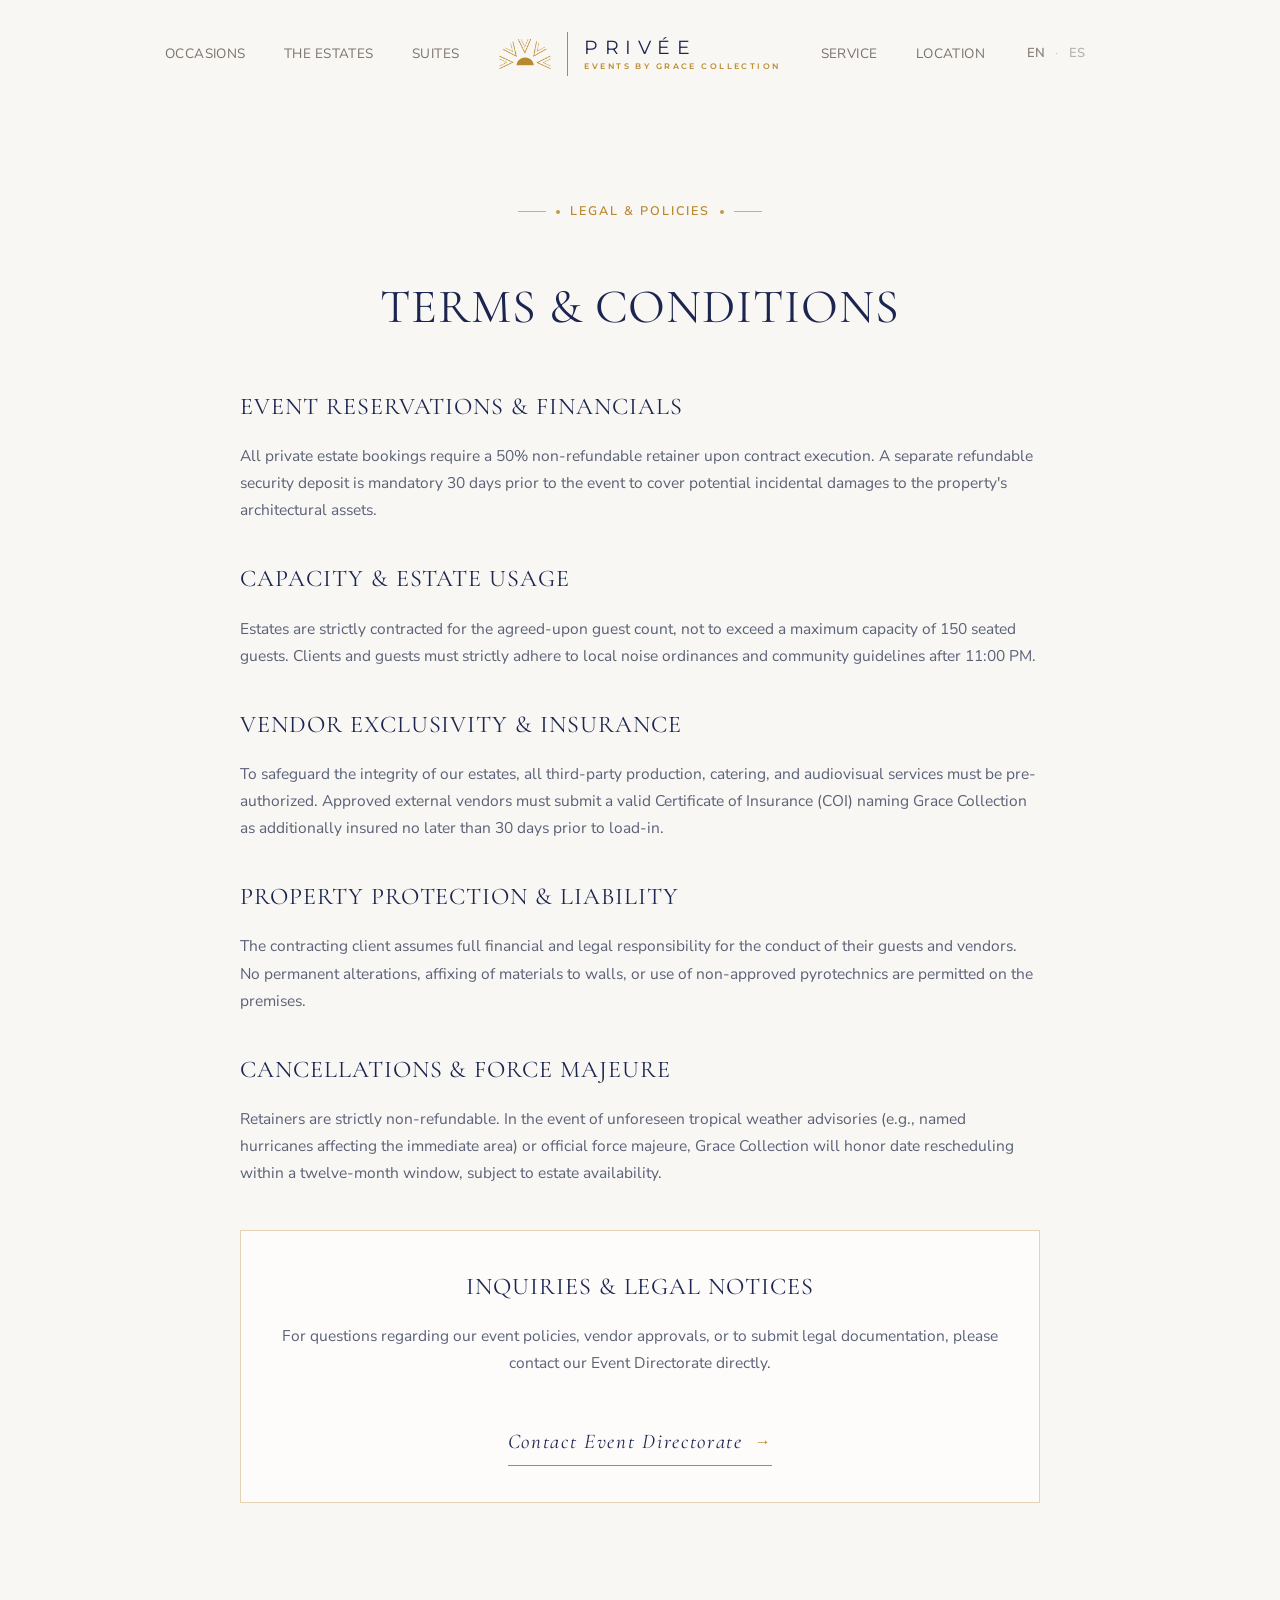
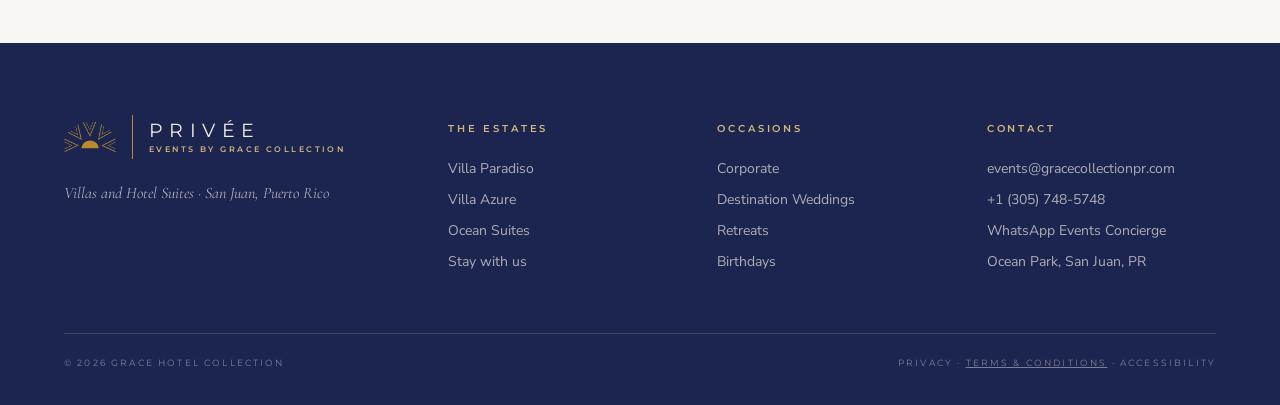
<file: terms.html>
<!DOCTYPE html>
<html lang="en">
<head>
  <meta charset="utf-8">
<!-- Google Tag Manager -->
<script>(function(w,d,s,l,i){w[l]=w[l]||[];w[l].push({'gtm.start':
new Date().getTime(),event:'gtm.js'});var f=d.getElementsByTagName(s)[0],
j=d.createElement(s),dl=l!='dataLayer'?'&l='+l:'';j.async=true;j.src=
'https://www.googletagmanager.com/gtm.js?id='+i+dl;f.parentNode.insertBefore(j,f);
})(window,document,'script','dataLayer','GTM-WXHNPFBX');</script>
<!-- End Google Tag Manager -->
<!-- Meta Pixel Code -->
<script>
!function(f,b,e,v,n,t,s)
{if(f.fbq)return;n=f.fbq=function(){n.callMethod?
n.callMethod.apply(n,arguments):n.queue.push(arguments)};
if(!f._fbq)f._fbq=n;n.push=n;n.loaded=!0;n.version='2.0';
n.queue=[];t=b.createElement(e);t.async=!0;
t.src=v;s=b.getElementsByTagName(e)[0];
s.parentNode.insertBefore(t,s)}(window, document,'script',
'https://connect.facebook.net/en_US/fbevents.js');
fbq('init', '1125153193721222');
fbq('track', 'PageView');
</script>
<noscript><img height="1" width="1" style="display:none"
src="https://www.facebook.com/tr?id=1125153193721222&ev=PageView&noscript=1"
/></noscript>
<!-- End Meta Pixel Code -->
  <meta name="viewport" content="width=device-width, initial-scale=1, viewport-fit=cover">
  <title>Terms &amp; Conditions — Privée Events by Grace Collection</title>
  <meta name="description" content="Three private estates in Ocean Park, San Juan, reserved in their entirety for weddings, milestones and executive gatherings.">

  <!-- Open Graph / Facebook -->
  <meta property="og:type" content="website">
  <meta property="og:url" content="https://privee.gracecollection.com/terms">
  <meta property="og:title" content="Terms &amp; Conditions — Privée Events by Grace Collection">
  <meta property="og:description" content="Three private estates in Ocean Park, San Juan, reserved in their entirety for weddings, milestones and executive gatherings.">
  <meta property="og:image" content="https://privee.gracecollection.com/assets/images/nuevas/hero%20slide/hero-slide-1.webp">

  <!-- Twitter -->
  <meta name="twitter:card" content="summary_large_image">
  <meta name="twitter:url" content="https://privee.gracecollection.com/terms">
  <meta name="twitter:title" content="Terms &amp; Conditions — Privée Events by Grace Collection">
  <meta name="twitter:description" content="Three private estates in Ocean Park, San Juan, reserved in their entirety for weddings, milestones and executive gatherings.">
  <meta name="twitter:image" content="https://privee.gracecollection.com/assets/images/nuevas/hero%20slide/hero-slide-1.webp">
  <link rel="icon" href="./favicon.webp" type="image/webp">
  <link rel="icon" href="./favicon-32x32.png" type="image/png" sizes="32x32">
  <link rel="icon" href="./favicon.ico" sizes="any">
  <link rel="apple-touch-icon" href="./apple-touch-icon.png">
  <link rel="preconnect" href="https://fonts.googleapis.com">
  <link rel="preconnect" href="https://fonts.gstatic.com" crossorigin>
  <link href="https://fonts.googleapis.com/css2?family=Cormorant+Garamond:ital,wght@0,300;0,400;0,500;1,400&family=Montserrat:wght@200;300;400;500;600&family=Nunito+Sans:wght@300;400;600&display=swap" rel="stylesheet">
  <link rel="stylesheet" href="./css/style.css">

  <!-- INSERCIÓN DE ANALÍTICA (Ej. Google Tag Manager) -->
  <script>
    /* Reemplazar con Script del GTM Head */
  </script>
</head>
<body>
<!-- Google Tag Manager (noscript) -->
<noscript><iframe src="https://www.googletagmanager.com/ns.html?id=GTM-WXHNPFBX"
height="0" width="0" style="display:none;visibility:hidden"></iframe></noscript>
<!-- End Google Tag Manager (noscript) -->
  <!-- INSERCIÓN DE ANALÍTICA (Ej. Google Tag Manager - NoScript) -->
  <noscript></noscript>

  <!-- Barra fija -->
<div class="topbar on-dark" id="topbar" aria-hidden="true">
    <a class="lockup" href="/" tabindex="-1">
      <img src="./assets/vectors/logo-crest.webp" alt="Privée Events by Grace Collection" width="38" height="22"><span class="bar-rule"></span>
    <span class="wm"><span class="w1">Privée</span><span class="w2">Events by Grace Collection</span></span></a>
  <div class="right">
    <div class="lang" role="group" aria-label="Language"><button type="button" data-lang="en" tabindex="-1">EN</button><span>·</span><button type="button" data-lang="es" tabindex="-1">ES</button></div>
    <a class="btn solid" href="./#inquire" data-t="nav.cta" tabindex="-1">Request a date</a>
    <button class="menu-btn" type="button" data-open-menu aria-label="Menu" tabindex="-1"><i></i><i></i><i></i></button>
  </div>
</div>

<!-- Menú móvil -->
<div class="overlay" id="overlay" role="dialog" aria-modal="true" aria-label="Menu">
  <button class="close" type="button" data-close-menu aria-label="Close">×</button>
  <nav>
    <a href="./#occasions" data-t="nav.occasions" data-close-menu>Occasions</a>
    <a href="./#estates" data-t="nav.estates" data-close-menu>The Estates</a>
    <a href="./#spaces" data-t="nav.spaces" data-close-menu>Suites</a>
    <a href="./#service" data-t="nav.service" data-close-menu>Service</a>
    <a href="./#location" data-t="nav.location" data-close-menu>Location</a>
  </nav>
  <div class="foot">
    <div class="lang" role="group" aria-label="Language"><button type="button" data-lang="en">EN</button><span>·</span><button type="button" data-lang="es">ES</button></div>
    <a class="btn solid" href="./#inquire" data-t="nav.cta" data-close-menu>Request a date</a>
  </div>
</div>

<header class="masthead legal" id="top" style="height: auto; padding-bottom: 40px;">
  <nav class="split" aria-label="Primary">
    <ul class="l">
      <li><a class="nv" href="./#occasions" data-t="nav.occasions">Occasions</a></li>
      <li><a class="nv" href="./#estates" data-t="nav.estates">The Estates</a></li>
      <li><a class="nv" href="./#spaces" data-t="nav.spaces">Spaces</a></li>
    </ul>
    <a class="lockup" href="/" aria-label="Privée Events by Grace Collection">
      <img src="./assets/vectors/logo-crest.webp" alt="Privée Events by Grace Collection" width="52" height="30"><span class="bar-rule"></span>
      <span class="wm"><span class="w1" style="color:var(--atlantic)">Privée</span><span class="w2">Events by Grace Collection</span></span></a>
    <ul class="r">
      <li><a class="nv" href="./#service" data-t="nav.service">Service</a></li>
      <li><a class="nv" href="./#location" data-t="nav.location">Location</a></li>
      <li><div class="lang" role="group" aria-label="Language"><button type="button" data-lang="en">EN</button><span>·</span><button type="button" data-lang="es">ES</button></div></li>
    </ul>
    <button class="menu-btn" type="button" data-open-menu aria-label="Menu"><i></i><i></i><i></i></button>
  </nav>
</header>

<main>
  <section class="sec sec-light" id="terms" style="padding-top: clamp(40px, 6vw, 60px);">
    <div class="wrap" style="max-width: 800px; margin: 0 auto; text-align: left;">
      <div style="text-align: center; margin-bottom: 40px;">
        <p class="orn" style="justify-content: center;"><span class="dot"></span><span data-t="terms.eye">Legal &amp; Policies</span><span class="dot"></span></p>
        <h1 data-t="terms.mainTitle" style="font-family: var(--serif); font-size: clamp(32px, 4vw, 48px); font-weight: 400; color: var(--atlantic); text-transform: uppercase; letter-spacing: .02em; text-align: center; margin: 24px 0 0;">Terms &amp; Conditions</h1>
      </div>
        
      <article class="terms-clause" style="margin-bottom: 36px;">
        <h3 style="font-family: var(--serif); font-size: 24px; color: var(--atlantic); margin-bottom: 12px; text-transform: uppercase; letter-spacing: .04em;" data-t="terms.1.t">Event Reservations &amp; Financials</h3>
        <p style="font-family: var(--sans); font-size: 15.5px; line-height: 1.75; color: var(--muted);" data-t="terms.1.p">All private estate bookings require a 50% non-refundable retainer upon contract execution. A separate refundable security deposit is mandatory 30 days prior to the event to cover potential incidental damages to the property's architectural assets.</p>
      </article>

      <article class="terms-clause" style="margin-bottom: 36px;">
        <h3 style="font-family: var(--serif); font-size: 24px; color: var(--atlantic); margin-bottom: 12px; text-transform: uppercase; letter-spacing: .04em;" data-t="terms.2.t">Capacity &amp; Estate Usage</h3>
        <p style="font-family: var(--sans); font-size: 15.5px; line-height: 1.75; color: var(--muted);" data-t="terms.2.p">Estates are strictly contracted for the agreed-upon guest count, not to exceed a maximum capacity of 150 seated guests. Clients and guests must strictly adhere to local noise ordinances and community guidelines after 11:00 PM.</p>
      </article>

      <article class="terms-clause" style="margin-bottom: 36px;">
        <h3 style="font-family: var(--serif); font-size: 24px; color: var(--atlantic); margin-bottom: 12px; text-transform: uppercase; letter-spacing: .04em;" data-t="terms.3.t">Vendor Exclusivity &amp; Insurance</h3>
        <p style="font-family: var(--sans); font-size: 15.5px; line-height: 1.75; color: var(--muted);" data-t="terms.3.p">To safeguard the integrity of our estates, all third-party production, catering, and audiovisual services must be pre-authorized. Approved external vendors must submit a valid Certificate of Insurance (COI) naming Grace Collection as additionally insured no later than 30 days prior to load-in.</p>
      </article>

      <article class="terms-clause" style="margin-bottom: 36px;">
        <h3 style="font-family: var(--serif); font-size: 24px; color: var(--atlantic); margin-bottom: 12px; text-transform: uppercase; letter-spacing: .04em;" data-t="terms.4.t">Property Protection &amp; Liability</h3>
        <p style="font-family: var(--sans); font-size: 15.5px; line-height: 1.75; color: var(--muted);" data-t="terms.4.p">The contracting client assumes full financial and legal responsibility for the conduct of their guests and vendors. No permanent alterations, affixing of materials to walls, or use of non-approved pyrotechnics are permitted on the premises.</p>
      </article>

      <article class="terms-clause" style="margin-bottom: 36px;">
        <h3 style="font-family: var(--serif); font-size: 24px; color: var(--atlantic); margin-bottom: 12px; text-transform: uppercase; letter-spacing: .04em;" data-t="terms.5.t">Cancellations &amp; Force Majeure</h3>
        <p style="font-family: var(--sans); font-size: 15.5px; line-height: 1.75; color: var(--muted);" data-t="terms.5.p">Retainers are strictly non-refundable. In the event of unforeseen tropical weather advisories (e.g., named hurricanes affecting the immediate area) or official force majeure, Grace Collection will honor date rescheduling within a twelve-month window, subject to estate availability.</p>
      </article>

      <article class="terms-clause terms-highlight" style="border: 1px solid rgba(184, 137, 46, 0.35); background: rgba(255, 255, 255, 0.7); padding: clamp(28px, 4vw, 36px); margin-top: 44px; text-align: center;">
        <h3 style="font-family: var(--serif); font-size: 24px; color: var(--atlantic); margin-bottom: 12px; text-transform: uppercase; letter-spacing: .04em;" data-t="terms.6.t">Inquiries &amp; Legal Notices</h3>
        <p style="font-family: var(--sans); font-size: 15.5px; line-height: 1.75; color: var(--muted); margin-bottom: 24px;" data-t="terms.6.p">For questions regarding our event policies, vendor approvals, or to submit legal documentation, please contact our Event Directorate directly.</p>
        <!-- PENDIENTE: Inyectar correo final -->
        <a class="cta-luxury" href="mailto:events@gracecollectionpr.com" data-t="terms.6.cta">Contact Event Directorate</a>
      </article>
    </div>
  </section>
  </main>
  <footer>
  <div class="ft">
    <div>
      <a class="lockup" href="/"><img src="./assets/vectors/logo-crest.webp" alt="Privée Events by Grace Collection" width="52" height="30"><span class="bar-rule"></span>
        <span class="wm"><span class="w1">Privée</span><span class="w2" style="color:var(--champ)">Events by Grace Collection</span></span></a>
      <p class="tagline">Villas and Hotel Suites · San Juan, Puerto Rico</p>
    </div>
    <div><h4 data-t="ft.est">The Estates</h4><ul><li><a href="https://villaparadisopr.com/" target="_blank" style="text-decoration:none; color:inherit;">Villa Paradiso</a></li><li><a href="https://villaazurehotelpr.com/gallery" target="_blank" style="text-decoration:none; color:inherit;">Villa Azure</a></li><li><a href="https://villaazurehotelpr.com/gallery" target="_blank" style="text-decoration:none; color:inherit;">Ocean Suites</a></li><li data-t="ft.stay">Stay with us</li></ul></div>
    <div><h4 data-t="ft.occ">Occasions</h4><ul><li data-t="occ.1.t">Corporate</li><li data-t="occ.2.t">Destination Weddings</li><li data-t="occ.3.t">Retreats</li><li data-t="occ.4.t">Birthdays</li></ul></div>
    <div>
      <h4 data-t="ft.contact">Contact</h4>
      <!-- PENDIENTE: Inyectar datos finales de contacto -->
      <ul>
        <li><a href="mailto:events@gracecollectionpr.com" data-t="ft.email">events@gracecollectionpr.com</a></li>
        <li><a href="tel:+13057485748" data-t="ft.phone">+1 (305) 748-5748</a></li>
        <li><a href="https://wa.me/13057485748" target="_blank" rel="noopener noreferrer" data-wa data-t="ft.whatsapp">WhatsApp Events Concierge</a></li>
        <li>Ocean Park, San Juan, PR</li>
      </ul>
    </div>
  </div>
  <div class="fb"><span>© 2026 Grace Hotel Collection</span><span class="fb-links"><span data-t="ft.privacy">Privacy</span> · <a href="terms" data-t="ft.terms">Terms &amp; Conditions</a> · <span data-t="ft.access">Accessibility</span></span></div>
</footer>
  <script src="./js/main.js" defer></script>
</body>
</html>
</file>
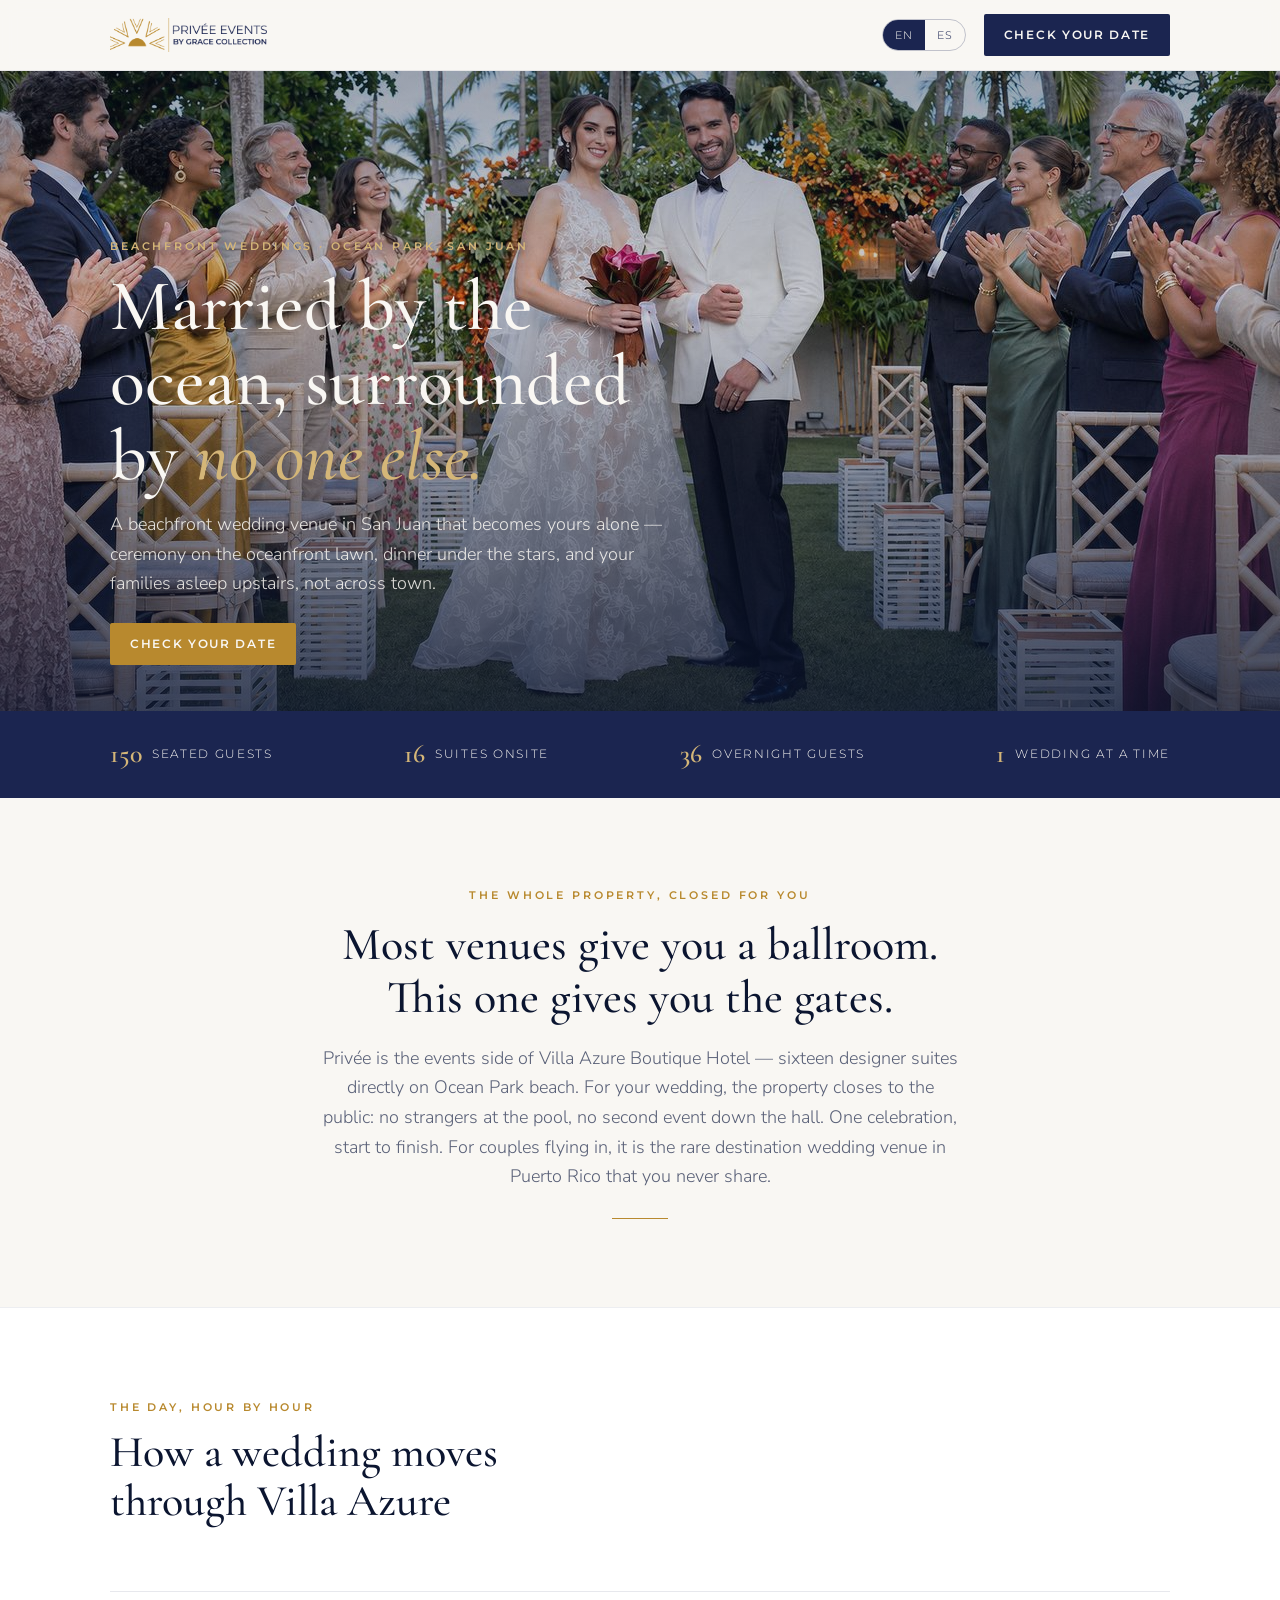
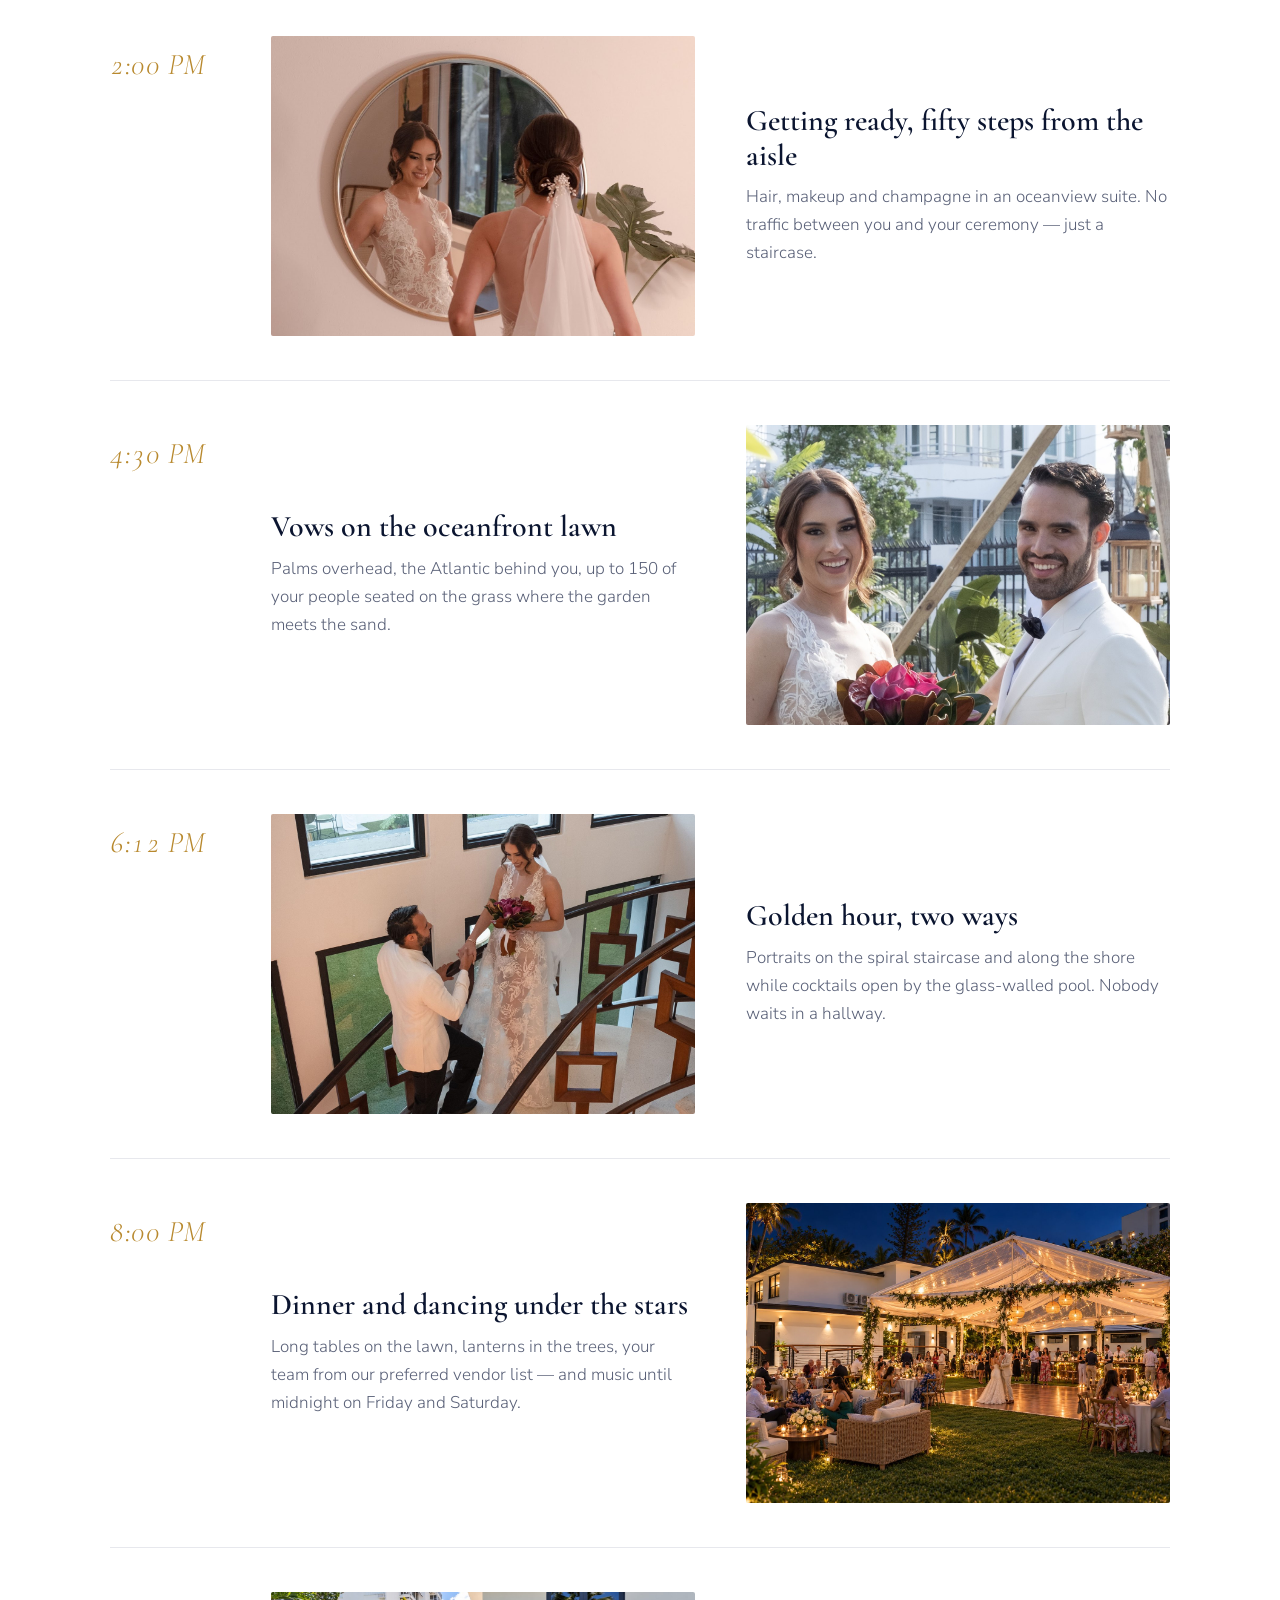
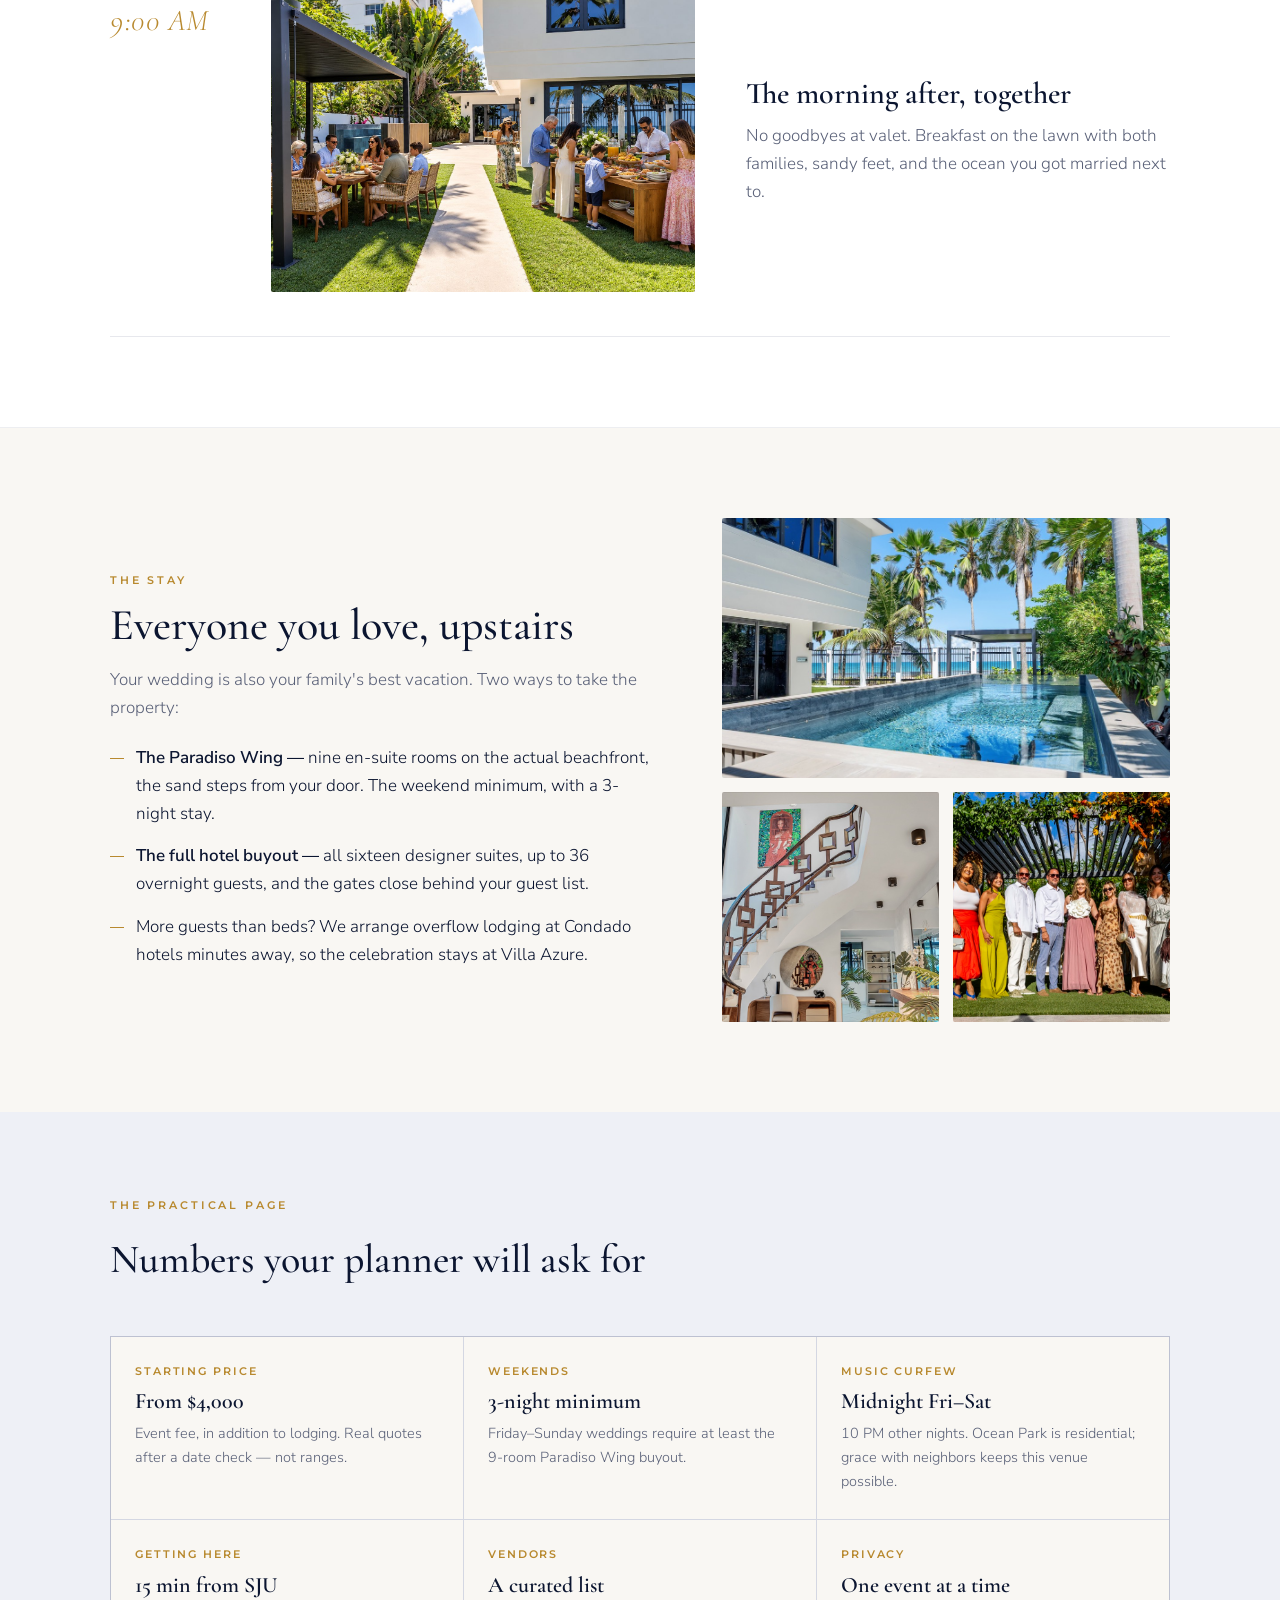
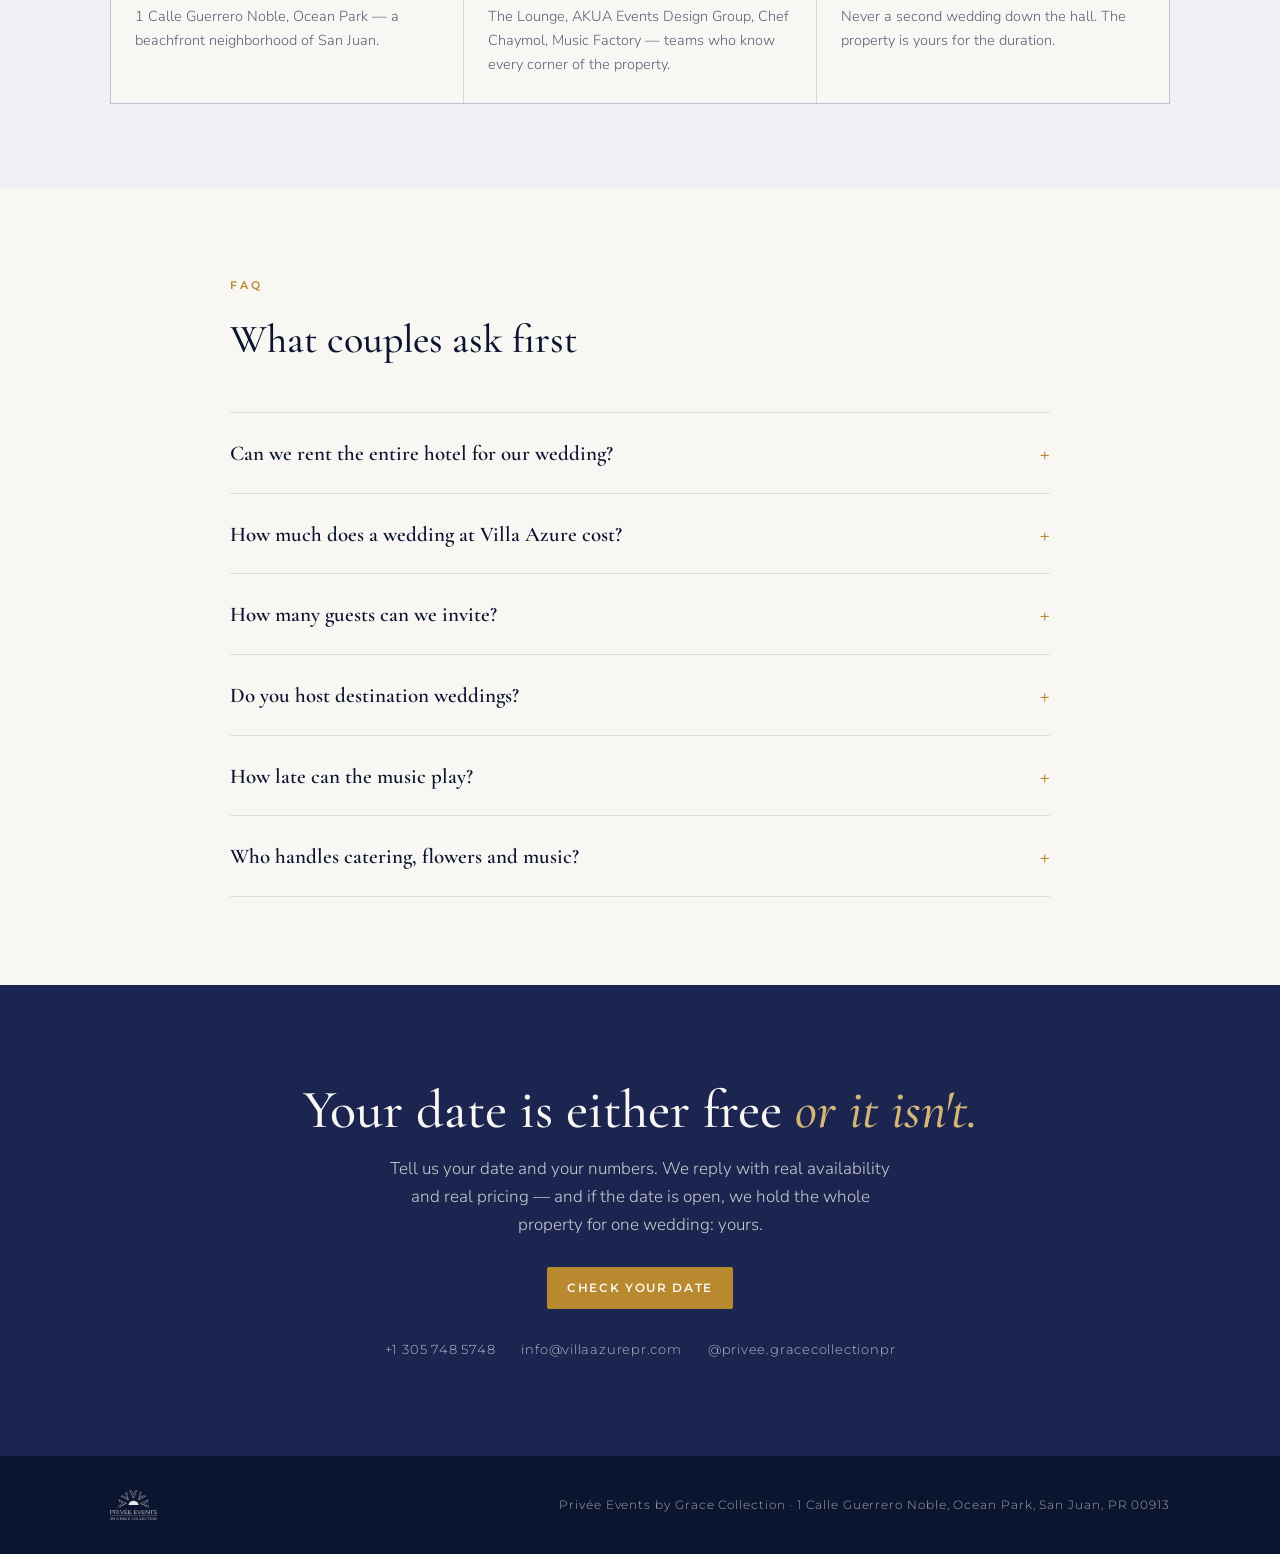
<file: weddings.html>
<!doctype html>
<html lang="en">
<head>
<meta charset="utf-8"><meta name="viewport" content="width=device-width,initial-scale=1">
<!-- Google Tag Manager -->
<script>(function(w,d,s,l,i){w[l]=w[l]||[];w[l].push({'gtm.start':
new Date().getTime(),event:'gtm.js'});var f=d.getElementsByTagName(s)[0],
j=d.createElement(s),dl=l!='dataLayer'?'&l='+l:'';j.async=true;j.src=
'https://www.googletagmanager.com/gtm.js?id='+i+dl;f.parentNode.insertBefore(j,f);
})(window,document,'script','dataLayer','GTM-WXHNPFBX');</script>
<!-- End Google Tag Manager -->
<!-- Meta Pixel Code -->
<script>
!function(f,b,e,v,n,t,s)
{if(f.fbq)return;n=f.fbq=function(){n.callMethod?
n.callMethod.apply(n,arguments):n.queue.push(arguments)};
if(!f._fbq)f._fbq=n;n.push=n;n.loaded=!0;n.version='2.0';
n.queue=[];t=b.createElement(e);t.async=!0;
t.src=v;s=b.getElementsByTagName(e)[0];
s.parentNode.insertBefore(t,s)}(window, document,'script',
'https://connect.facebook.net/en_US/fbevents.js');
fbq('init', '1125153193721222');
fbq('track', 'PageView');
</script>
<noscript><img height="1" width="1" style="display:none"
src="https://www.facebook.com/tr?id=1125153193721222&ev=PageView&noscript=1"
/></noscript>
<!-- End Meta Pixel Code -->
<title>Beachfront Wedding Venue in San Juan, Puerto Rico | Privée Events by Grace Collection</title>
<meta name="description" content="A beachfront destination wedding venue in San Juan, Puerto Rico — a 16-suite boutique hotel that becomes yours in a full buyout. One wedding at a time.">
<link rel="canonical" href="https://privee.gracecollectionpr.com/weddings">
<link rel="alternate" hreflang="en" href="https://privee.gracecollectionpr.com/weddings">
<link rel="alternate" hreflang="es" href="https://privee.gracecollectionpr.com/es/bodas">
<link rel="alternate" hreflang="x-default" href="https://privee.gracecollectionpr.com/weddings">
<meta property="og:type" content="website">
<meta property="og:title" content="Beachfront Wedding Venue in San Juan, Puerto Rico | Privée Events">
<meta property="og:description" content="A 16-suite beachfront boutique hotel in Ocean Park, San Juan — reserved entirely for your wedding. One wedding at a time.">
<meta property="og:url" content="https://privee.gracecollectionpr.com/weddings">
<meta property="og:image" content="https://privee.gracecollectionpr.com/img/TJET-aisle.jpg">
<meta name="twitter:card" content="summary_large_image">
<link rel="preconnect" href="https://fonts.googleapis.com"><link rel="preconnect" href="https://fonts.gstatic.com" crossorigin><link href="https://fonts.googleapis.com/css2?family=Cormorant+Garamond:ital,wght@0,400;0,500;0,600;1,400;1,500;1,600&family=Montserrat:wght@400;500;600;700&family=Nunito+Sans:ital,wght@0,300;0,400;0,600;1,300;1,400&display=swap" rel="stylesheet">
<style>
/* Layout: one editorial column with a timeline spine — the wedding day told hour by hour. Single light theme by brand rule. */
:root{
  --ink:#0B1530; --navy:#1B2550; --bronze:#B8892E; --champ:#D4B678;
  --paper:#F9F7F3; --paper2:#EEF0F6; --muted:#5A6178;
  --display:"Cormorant Garamond",Georgia,serif;
  --sans:"Montserrat",-apple-system,Helvetica,Arial,sans-serif;
  --body:"Nunito Sans",-apple-system,Helvetica,Arial,sans-serif;
}
*{margin:0;padding:0;box-sizing:border-box}
html{scroll-behavior:smooth}
body{background:var(--paper);color:var(--ink);font-family:var(--body);font-size:17px;line-height:1.65;font-weight:300}
img{max-width:100%;display:block}
.gutter{padding-left:max(16px,env(safe-area-inset-left,0px));padding-right:max(16px,env(safe-area-inset-right,0px))}
.wrap{max-width:1060px;margin:0 auto}

/* top bar */
.bar{position:sticky;top:env(safe-area-inset-top,0px);z-index:50;background:rgba(249,247,243,.92);backdrop-filter:blur(8px);border-bottom:1px solid rgba(27,37,80,.08)}
body::before{content:"";position:fixed;inset:0 0 auto;height:env(safe-area-inset-top,0px);z-index:60;background:rgba(249,247,243,.92)}
.bar .wrap{display:flex;align-items:center;justify-content:space-between;gap:16px;padding-block:14px}
.bar img{height:34px;width:auto}
.barright{display:flex;align-items:center;gap:18px}
.lang{display:flex;border:1px solid rgba(27,37,80,.25);border-radius:999px;overflow:hidden}
.lang a{text-decoration:none;display:block;font-family:var(--sans);font-size:11px;letter-spacing:.08em;padding:6px 12px;border:0;background:transparent;color:var(--navy)}
.lang a.on{background:var(--navy);color:var(--paper)}
.cta{font-family:var(--sans);font-size:12px;font-weight:600;letter-spacing:.14em;text-transform:uppercase;color:var(--paper);background:var(--navy);padding:11px 20px;border-radius:2px;text-decoration:none;white-space:nowrap}
.cta:hover{background:var(--bronze)}
.cta.ghost{background:transparent;color:var(--navy);border:1px solid var(--navy)}
.cta.ghost:hover{background:var(--navy);color:var(--paper)}

/* hero */
.hero{position:relative;overflow:hidden}
.hero img{width:100%;height:min(78vh,640px);object-fit:cover}
.hero .veil{position:absolute;inset:0;background:linear-gradient(180deg,rgba(11,21,48,.38) 0%,rgba(11,21,48,.2) 35%,rgba(11,21,48,.78) 100%)}
.hero .inner{position:absolute;inset:auto 0 0 0;color:var(--paper)}
.hero .inner .wrap{padding-block:46px}
.eyebrow{font-family:var(--sans);font-size:11px;font-weight:600;letter-spacing:.26em;text-transform:uppercase}
.hero .eyebrow{color:var(--champ);text-shadow:0 1px 10px rgba(11,21,48,.55)}
h1{font-family:var(--display);font-weight:500;font-size:clamp(38px,6.4vw,72px);line-height:1.04;text-wrap:balance;margin-top:14px;max-width:16ch}
h1 em{font-style:italic;color:var(--champ)}
.hero p{max-width:52ch;margin-top:16px;font-size:18px;color:rgba(249,247,243,.88)}
.hero .cta{display:inline-block;margin-top:24px;background:var(--bronze)}
.hero .cta:hover{background:var(--champ);color:var(--ink)}

/* facts band */
.facts{background:var(--navy);color:var(--paper)}
.facts .wrap{display:flex;flex-wrap:wrap;justify-content:space-between;gap:8px 28px;padding-block:22px}
.fact{font-family:var(--sans);font-size:12px;letter-spacing:.14em;text-transform:uppercase;display:flex;align-items:center;gap:10px}
.fact b{font-family:var(--display);font-size:26px;font-weight:600;letter-spacing:0;color:var(--champ)}

/* intro */
.intro .wrap{padding-block:88px;max-width:760px;text-align:center}
.intro h2{font-family:var(--display);font-weight:500;font-size:clamp(30px,4.4vw,46px);line-height:1.15;text-wrap:balance}
.intro p{margin-top:20px;color:var(--muted);font-size:18px;max-width:58ch;margin-inline:auto}
.rule{width:56px;height:1px;background:var(--bronze);margin:26px auto 0}

/* timeline */
.day{background:#fff;border-block:1px solid rgba(27,37,80,.08)}
.day .wrap{padding-block:90px}
.day .head{max-width:640px;margin-bottom:64px}
.day h2{font-family:var(--display);font-weight:500;font-size:clamp(30px,4.4vw,44px);line-height:1.12;text-wrap:balance;margin-top:12px}
.moment{display:grid;grid-template-columns:110px 1fr 1fr;gap:clamp(20px,4vw,56px);align-items:center;padding-block:44px;border-top:1px solid rgba(27,37,80,.1)}
.moment:last-of-type{border-bottom:1px solid rgba(27,37,80,.1)}
.when{font-family:var(--display);font-size:clamp(22px,2.6vw,30px);font-style:italic;color:var(--bronze);font-variant-numeric:tabular-nums;align-self:start;padding-top:4px}
.moment h3{font-family:var(--display);font-weight:600;font-size:clamp(22px,2.8vw,30px);line-height:1.15}
.moment p{margin-top:10px;color:var(--muted)}
.moment figure{overflow:hidden;border-radius:2px}
.moment img{width:100%;height:300px;object-fit:cover;transition:transform .8s cubic-bezier(.2,.8,.2,1)}
.moment:hover img{transform:scale(1.035)}
.moment:nth-child(even) figure{grid-column:2;grid-row:1}
.moment:nth-child(even) .when{grid-column:1;grid-row:1}
.moment:nth-child(even) > div:nth-of-type(2){grid-column:3;grid-row:1}

/* stay */
.stay .wrap{padding-block:90px;display:grid;grid-template-columns:1.1fr .9fr;gap:clamp(28px,5vw,72px);align-items:center}
.stay h2{font-family:var(--display);font-weight:500;font-size:clamp(30px,4.2vw,44px);line-height:1.12;text-wrap:balance;margin-top:12px}
.stay p{margin-top:16px;color:var(--muted)}
.stay ul{margin-top:22px;list-style:none;display:grid;gap:14px}
.stay li{display:grid;grid-template-columns:14px 1fr;gap:12px;align-items:baseline}
.stay li::before{content:"";width:14px;height:1px;background:var(--bronze);transform:translateY(-4px)}
.stay li b{font-weight:600;color:var(--ink)}
.stayimgs{display:grid;grid-template-columns:1fr 1fr;gap:14px}
.stayimgs img{width:100%;height:230px;object-fit:cover;border-radius:2px}
.stayimgs img:first-child{grid-column:1/-1;height:260px}

/* details */
.details{background:var(--paper2)}
.details .wrap{padding-block:84px}
.details h2{font-family:var(--display);font-weight:500;font-size:clamp(28px,4vw,40px);margin-top:12px}
.dgrid{margin-top:44px;display:grid;grid-template-columns:repeat(3,1fr);gap:1px;background:rgba(27,37,80,.12);border:1px solid rgba(27,37,80,.12)}
.cell{background:var(--paper);padding:26px 24px}
.cell .k{font-family:var(--sans);font-size:10.5px;font-weight:600;letter-spacing:.18em;text-transform:uppercase;color:var(--bronze)}
.cell .v{font-family:var(--display);font-size:22px;font-weight:600;margin-top:8px;line-height:1.25}
.cell .s{font-size:14.5px;color:var(--muted);margin-top:6px}

/* faq */
.faq .wrap{padding-block:88px;max-width:820px}
.faq h2{font-family:var(--display);font-weight:500;font-size:clamp(28px,4vw,40px);margin-top:12px}
.faq details{border-top:1px solid rgba(27,37,80,.12);padding-block:20px}
.faq details:last-of-type{border-bottom:1px solid rgba(27,37,80,.12)}
.faq summary{cursor:pointer;font-family:var(--display);font-size:21px;font-weight:600;list-style:none;display:flex;justify-content:space-between;gap:18px;align-items:baseline}
.faq summary::-webkit-details-marker{display:none}
.faq summary::after{content:"+";font-family:var(--display);color:var(--bronze);font-size:24px;flex:none}
.faq details[open] summary::after{content:"–"}
.faq details p{margin-top:12px;color:var(--muted);max-width:62ch}
.faq .mt{margin-top:40px}

/* final cta */
.final{background:var(--navy);color:var(--paper);position:relative;overflow:hidden}
.final .wrap{padding-block:96px;text-align:center;position:relative}
.final h2{font-family:var(--display);font-weight:500;font-size:clamp(32px,5vw,54px);line-height:1.08;text-wrap:balance}
.final h2 em{font-style:italic;color:var(--champ)}
.final p{margin-top:16px;color:rgba(249,247,243,.78);max-width:52ch;margin-inline:auto}
.final .cta{display:inline-block;margin-top:28px;background:var(--bronze)}
.final .cta:hover{background:var(--champ);color:var(--ink)}
.contact{margin-top:30px;font-family:var(--sans);font-size:13px;letter-spacing:.06em;color:rgba(249,247,243,.72);display:flex;flex-wrap:wrap;justify-content:center;gap:10px 26px}
.contact span{user-select:all}

/* footer */
footer{background:var(--ink);color:rgba(249,247,243,.65)}
footer .wrap{padding-block:34px;display:flex;flex-wrap:wrap;gap:14px 30px;align-items:center;justify-content:space-between;font-family:var(--sans);font-size:11.5px;letter-spacing:.08em}
footer img{height:30px;width:auto;opacity:.9}
.note{font-style:italic;opacity:.75}

@media (max-width:860px){
  .moment{grid-template-columns:1fr;gap:16px}
  .when{padding-top:0}
  .moment:nth-child(even) figure,.moment:nth-child(even) .when,.moment:nth-child(even) > div:nth-of-type(2){grid-column:auto;grid-row:auto}
  .moment img{height:240px}
  .stay .wrap{grid-template-columns:1fr}
  .dgrid{grid-template-columns:1fr 1fr}
}
@media (max-width:720px){
  /* the hero crops to a narrow slice on phones, so the text sits over the couple:
     ramp the veil earlier and deeper so type stays legible */
  .hero .veil{background:linear-gradient(180deg,rgba(11,21,48,.34) 0%,rgba(11,21,48,.26) 18%,rgba(11,21,48,.6) 46%,rgba(11,21,48,.86) 100%)}
  .hero .eyebrow{text-shadow:0 1px 12px rgba(11,21,48,.8)}
  h1{font-size:clamp(34px,8.4vw,44px)}
  .hero p{font-size:16.5px;max-width:34ch}
}
@media (max-width:540px){
  .dgrid{grid-template-columns:1fr}
  .bar .cta{display:none}
  .facts .wrap{justify-content:flex-start}
}
@media (prefers-reduced-motion:reduce){
  .moment img{transition:none}
  html{scroll-behavior:auto}
}
</style>
<script type="application/ld+json">
{
 "@context":"https://schema.org",
 "@type":"FAQPage",
 "mainEntity":[
  {"@type":"Question","name":"Can we rent the entire hotel for our wedding?","acceptedAnswer":{"@type":"Answer","text":"Yes. Most weddings take over the Paradiso Wing — nine en-suite rooms on the beachfront. Larger groups buy out the entire hotel: all sixteen designer suites. One event at a time."}},
  {"@type":"Question","name":"How much does a wedding at Villa Azure cost?","acceptedAnswer":{"@type":"Answer","text":"Private events start at $4,000, in addition to lodging. Weekend weddings require at least the 9-room Paradiso Wing with a 3-night minimum stay."}},
  {"@type":"Question","name":"How many guests can we invite?","acceptedAnswer":{"@type":"Answer","text":"Up to 150 seated for the celebration, with up to 36 overnight guests across sixteen suites. The lawn works just as well for an intimate wedding of twenty."}},
  {"@type":"Question","name":"Do you host destination weddings?","acceptedAnswer":{"@type":"Answer","text":"Most couples plan from abroad. The hotel is 15 minutes from San Juan's international airport (SJU), families stay onsite in the sixteen suites, and planners and preferred vendors are already on the ground — a destination wedding in Puerto Rico you can plan without a site visit."}},
  {"@type":"Question","name":"How late can the music play?","acceptedAnswer":{"@type":"Answer","text":"Until midnight on Friday and Saturday, and until 10 PM on other nights."}},
  {"@type":"Question","name":"Who handles catering, flowers and music?","acceptedAnswer":{"@type":"Answer","text":"A curated list of preferred vendors including The Lounge, AKUA Events Design Group, Chef Chaymol and Music Factory, plus trusted planners."}}
 ]
}
</script>
</head>
<body>
<noscript><iframe src="https://www.googletagmanager.com/ns.html?id=GTM-WXHNPFBX"
height="0" width="0" style="display:none;visibility:hidden"></iframe></noscript>
<div id="page">

<div class="bar gutter"><div class="wrap">
  <a href="/" aria-label="Privée Events — home"><img src="/img/logo-h-navy.png" alt="Privée Events by Grace Collection"></a>
  <div class="barright">
    <div class="lang" role="group" aria-label="Language / Idioma">
      <a class="on" href="/weddings" aria-current="page">EN</a>
      <a href="/es/bodas" onclick="try{localStorage.setItem('lang','es');localStorage.setItem('privee_lang','es')}catch(e){}">ES</a>
    </div>
    <a class="cta" href="/questionnaire">
      Check your date
    </a>
  </div>
</div></div>

<section class="hero">
  <img src="/img/TJET-aisle.jpg" srcset="/img/TJET-aisle.jpg 1440w, /img/TJET-aisle-2048.jpg 2048w, /img/TJET-aisle-2880.jpg 2880w" sizes="100vw" fetchpriority="high" alt="Bride and groom on the lawn at Villa Azure as their guests applaud, palms overhead, San Juan">
  <div class="veil"></div>
  <div class="inner gutter"><div class="wrap">
    <div class="eyebrow">Beachfront weddings · Ocean Park, San Juan</div>
    <h1>Married by the ocean, surrounded by <em>no one else.</em></h1>
    <p>A beachfront wedding venue in San Juan that becomes yours alone — ceremony on the oceanfront lawn, dinner under the stars, and your families asleep upstairs, not across town.</p>
    <a class="cta" href="/questionnaire">Check your date</a>
  </div></div>
</section>

<div class="facts gutter"><div class="wrap">
  <div class="fact"><b>150</b> seated guests</div>
  <div class="fact"><b>16</b> suites onsite</div>
  <div class="fact"><b>36</b> overnight guests</div>
  <div class="fact"><b>1</b> wedding at a time</div>
</div></div>

<section class="intro gutter"><div class="wrap">
  <div class="eyebrow" style="color:var(--bronze)">The whole property, closed for you</div>
  <h2 style="margin-top:14px">Most venues give you a ballroom. This one gives you the gates.</h2>
  <p>Privée is the events side of Villa Azure Boutique Hotel — sixteen designer suites directly on Ocean Park beach. For your wedding, the property closes to the public: no strangers at the pool, no second event down the hall. One celebration, start to finish. For couples flying in, it is the rare destination wedding venue in Puerto Rico that you never share.</p>
  <div class="rule"></div>
</div></section>

<section class="day gutter"><div class="wrap">
  <div class="head">
    <div class="eyebrow" style="color:var(--bronze)">The day, hour by hour</div>
    <h2>How a wedding moves through Villa Azure</h2>
  </div>

  <div class="moment">
    <div class="when">2:00 PM</div>
    <div>
      <h3>Getting ready, fifty steps from the aisle</h3>
      <p>Hair, makeup and champagne in an oceanview suite. No traffic between you and your ceremony — just a staircase.</p>
    </div>
    <figure><img src="/img/TJET-ready.jpg" alt="Bride in her gown at the mirror of an oceanview suite at Villa Azure, San Juan" loading="lazy"></figure>
  </div>

  <div class="moment">
    <div class="when">4:30 PM</div>
    <div>
      <h3>Vows on the oceanfront lawn</h3>
      <p>Palms overhead, the Atlantic behind you, up to 150 of your people seated on the grass where the garden meets the sand.</p>
    </div>
    <figure><img src="/img/TJET-vows.jpg" alt="Bride and groom with her bouquet after their vows on the oceanfront lawn at Villa Azure, San Juan" loading="lazy"></figure>
  </div>

  <div class="moment">
    <div class="when">6:12 PM</div>
    <div>
      <h3>Golden hour, two ways</h3>
      <p>Portraits on the spiral staircase and along the shore while cocktails open by the glass-walled pool. Nobody waits in a hallway.</p>
    </div>
    <figure><img src="/img/TJET-staircase.jpg" alt="Bride on the curved staircase at Villa Azure as the groom takes her hand, San Juan" loading="lazy"></figure>
  </div>

  <div class="moment">
    <div class="when">8:00 PM</div>
    <div>
      <h3>Dinner and dancing under the stars</h3>
      <p>Long tables on the lawn, lanterns in the trees, your team from our preferred vendor list — and music until midnight on Friday and Saturday.</p>
    </div>
    <figure><img src="/img/cel-reception.jpg" alt="Couple dancing under a lit tent while guests dine on the lawn at Villa Azure, San Juan" loading="lazy"></figure>
  </div>

  <div class="moment">
    <div class="when">9:00 AM</div>
    <div>
      <h3>The morning after, together</h3>
      <p>No goodbyes at valet. Breakfast on the lawn with both families, sandy feet, and the ocean you got married next to.</p>
    </div>
    <figure><img src="/img/brunch-lawn.jpg" alt="Families at a morning-after brunch on the lawn at Villa Azure, Ocean Park San Juan" loading="lazy"></figure>
  </div>
</div></section>

<section class="stay gutter"><div class="wrap">
  <div>
    <div class="eyebrow" style="color:var(--bronze)">The stay</div>
    <h2>Everyone you love, upstairs</h2>
    <p>Your wedding is also your family's best vacation. Two ways to take the property:</p>
    <ul>
      <li><span><b>The Paradiso Wing — </b>nine en-suite rooms on the actual beachfront, the sand steps from your door. The weekend minimum, with a 3-night stay.</span></li>
      <li><span><b>The full hotel buyout — </b>all sixteen designer suites, up to 36 overnight guests, and the gates close behind your guest list.</span></li>
      <li><span>More guests than beds? We arrange overflow lodging at Condado hotels minutes away, so the celebration stays at Villa Azure.</span></li>
    </ul>
  </div>
  <div class="stayimgs">
    <img src="/img/rail-pool.jpg" alt="Glass-walled oceanside pool at Villa Azure Boutique Hotel, San Juan" loading="lazy">
    <img src="/img/rail-stair.jpg" alt="Curved staircase in the Villa Azure lobby" loading="lazy">
    <img src="/img/rail-pergola.jpg" alt="Guests gathered under the pergola at Villa Azure, Ocean Park" loading="lazy">
  </div>
</div></section>

<section class="details gutter"><div class="wrap">
  <div class="eyebrow" style="color:var(--bronze)">The practical page</div>
  <h2>Numbers your planner will ask for</h2>
  <div class="dgrid">
    <div class="cell"><div class="k">Starting price</div><div class="v">From $4,000</div><div class="s">Event fee, in addition to lodging. Real quotes after a date check — not ranges.</div></div>
    <div class="cell"><div class="k">Weekends</div><div class="v">3-night minimum</div><div class="s">Friday–Sunday weddings require at least the 9-room Paradiso Wing buyout.</div></div>
    <div class="cell"><div class="k">Music curfew</div><div class="v">Midnight Fri–Sat</div><div class="s">10 PM other nights. Ocean Park is residential; grace with neighbors keeps this venue possible.</div></div>
    <div class="cell"><div class="k">Getting here</div><div class="v">15 min from SJU</div><div class="s">1 Calle Guerrero Noble, Ocean Park — a beachfront neighborhood of San Juan.</div></div>
    <div class="cell"><div class="k">Vendors</div><div class="v">A curated list</div><div class="s">The Lounge, AKUA Events Design Group, Chef Chaymol, Music Factory — teams who know every corner of the property.</div></div>
    <div class="cell"><div class="k">Privacy</div><div class="v">One event at a time</div><div class="s">Never a second wedding down the hall. The property is yours for the duration.</div></div>
  </div>
</div></section>

<section class="faq gutter"><div class="wrap">
  <div class="eyebrow" style="color:var(--bronze)">FAQ</div>
  <h2>What couples ask first</h2>
  <div class="mt">
    <details><summary>Can we rent the entire hotel for our wedding?</summary>
      <p>Yes. Most weddings take over our Paradiso Wing — nine en-suite rooms on the beachfront. Larger groups buy out the entire hotel: all sixteen designer suites, so the gates close and no other guests share the property. Either way, it is one event at a time.</p></details>
    <details><summary>How much does a wedding at Villa Azure cost?</summary>
      <p>Private events start at $4,000, in addition to lodging. Weekend weddings require at least the 9-room Paradiso Wing with a 3-night minimum stay. Your final quote depends on the date, group size and format — check your date and we send real numbers, not ranges.</p></details>
    <details><summary>How many guests can we invite?</summary>
      <p>Up to 150 seated for the celebration, with up to 36 overnight guests across the sixteen suites. The lawn works just as well for an intimate wedding of twenty as for the full hundred and fifty. Your guest list can go beyond the overnight group — tell us your numbers and we confirm what works for your format.</p></details>
    <details><summary>Do you host destination weddings?</summary>
      <p>Most of our couples plan from abroad. The hotel is 15 minutes from San Juan’s international airport (SJU), your families stay onsite in the sixteen suites, and our planners and preferred vendors are already on the ground — a destination wedding in Puerto Rico you can plan without a single site visit.</p></details>
    <details><summary>How late can the music play?</summary>
      <p>Until midnight on Friday and Saturday, and until 10 PM on other nights. Ocean Park is a beachfront residential neighborhood, and keeping it gracious with our neighbors is part of what keeps this venue possible.</p></details>
    <details><summary>Who handles catering, flowers and music?</summary>
      <p>You work from our curated list of preferred vendors — caterers, event design, rentals and music teams who already know the property, including The Lounge, AKUA Events Design Group, Chef Chaymol and Music Factory. We also keep a list of trusted planners who can walk with you from the first call to the last dance.</p></details>
  </div>
</div></section>

<section class="final gutter"><div class="wrap">
  <h2>Your date is either free <em>or it isn't.</em></h2>
  <p>Tell us your date and your numbers. We reply with real availability and real pricing — and if the date is open, we hold the whole property for one wedding: yours.</p>
  <a class="cta" href="/questionnaire">Check your date</a>
  <div class="contact">
    <span>+1 305 748 5748</span>
    <span>info@villaazurepr.com</span>
    <span>@privee.gracecollectionpr</span>
  </div>
</div></section>

<footer class="gutter"><div class="wrap">
  <img src="/img/logo-s-white.png" alt="Privée Events by Grace Collection">
  <div>Privée Events by Grace Collection · 1 Calle Guerrero Noble, Ocean Park, San Juan, PR 00913</div>
</div></footer>

</div>
</body>
</html>
</file>
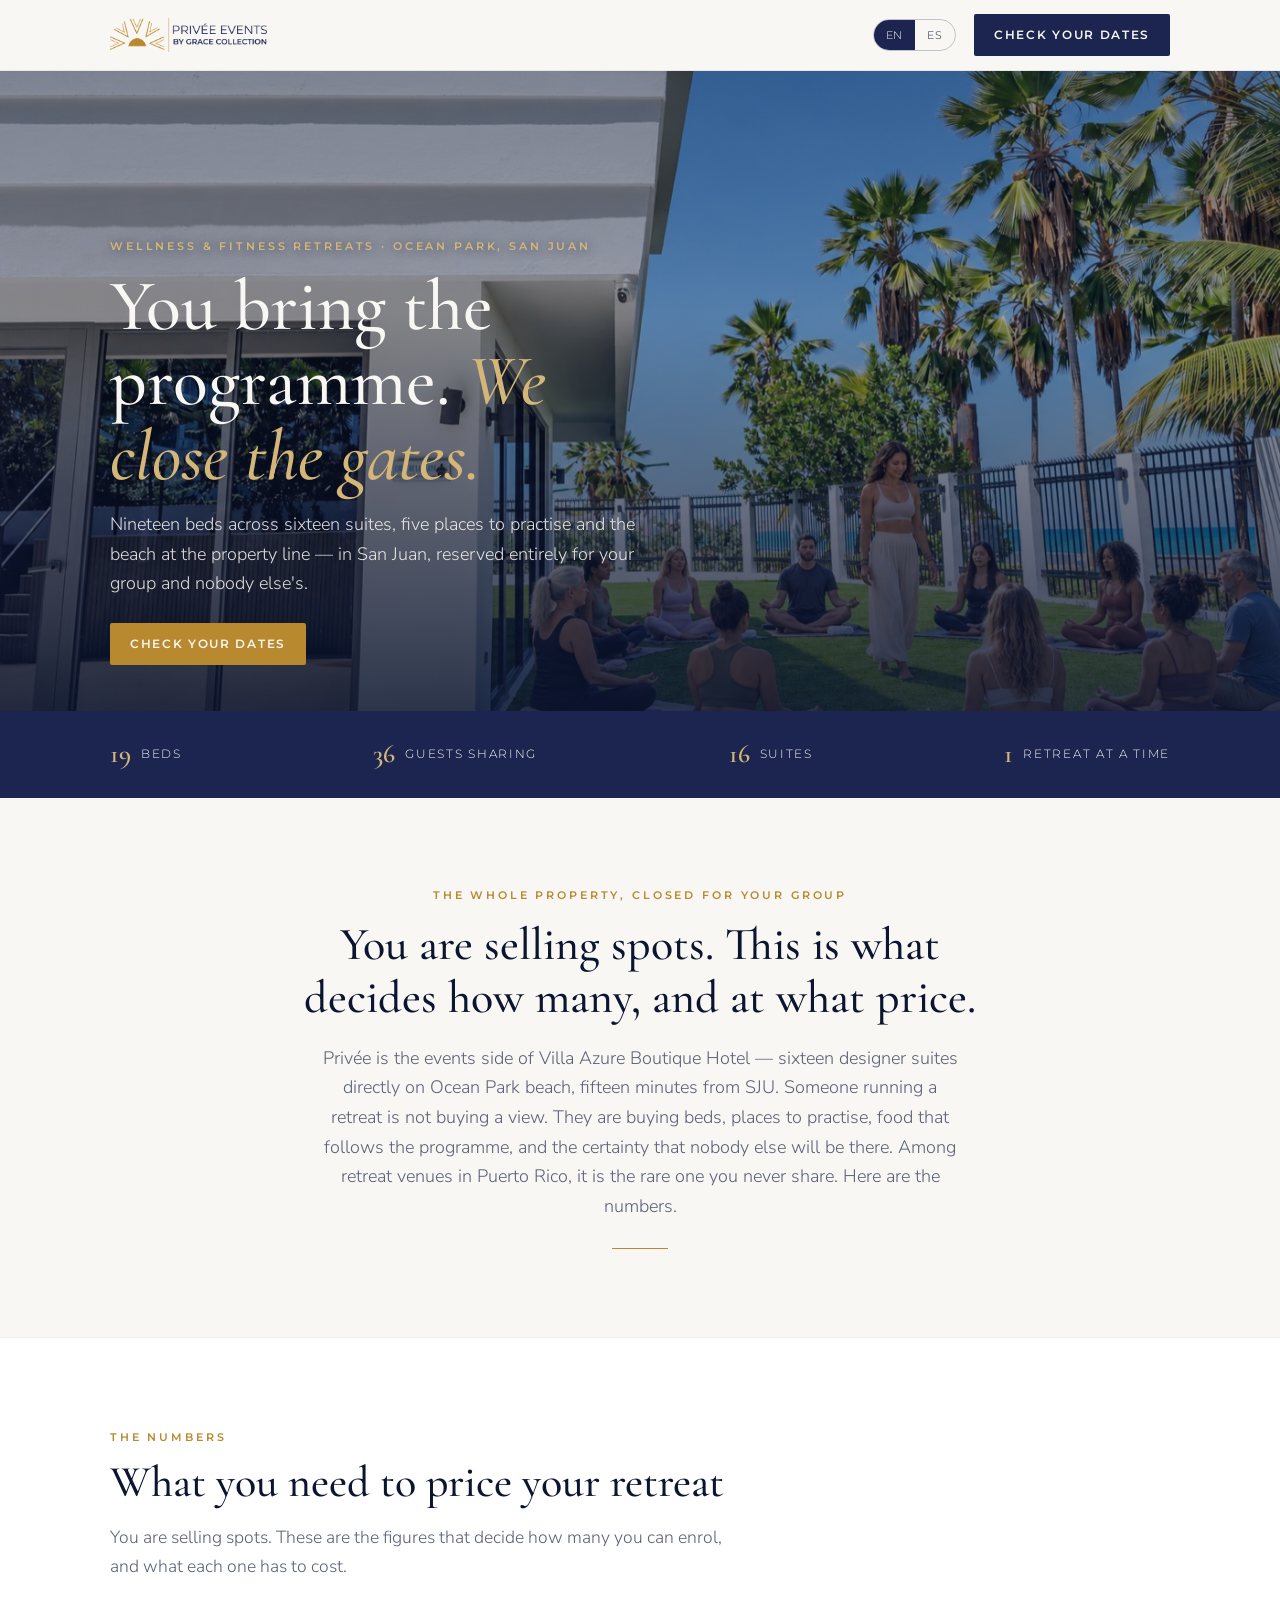
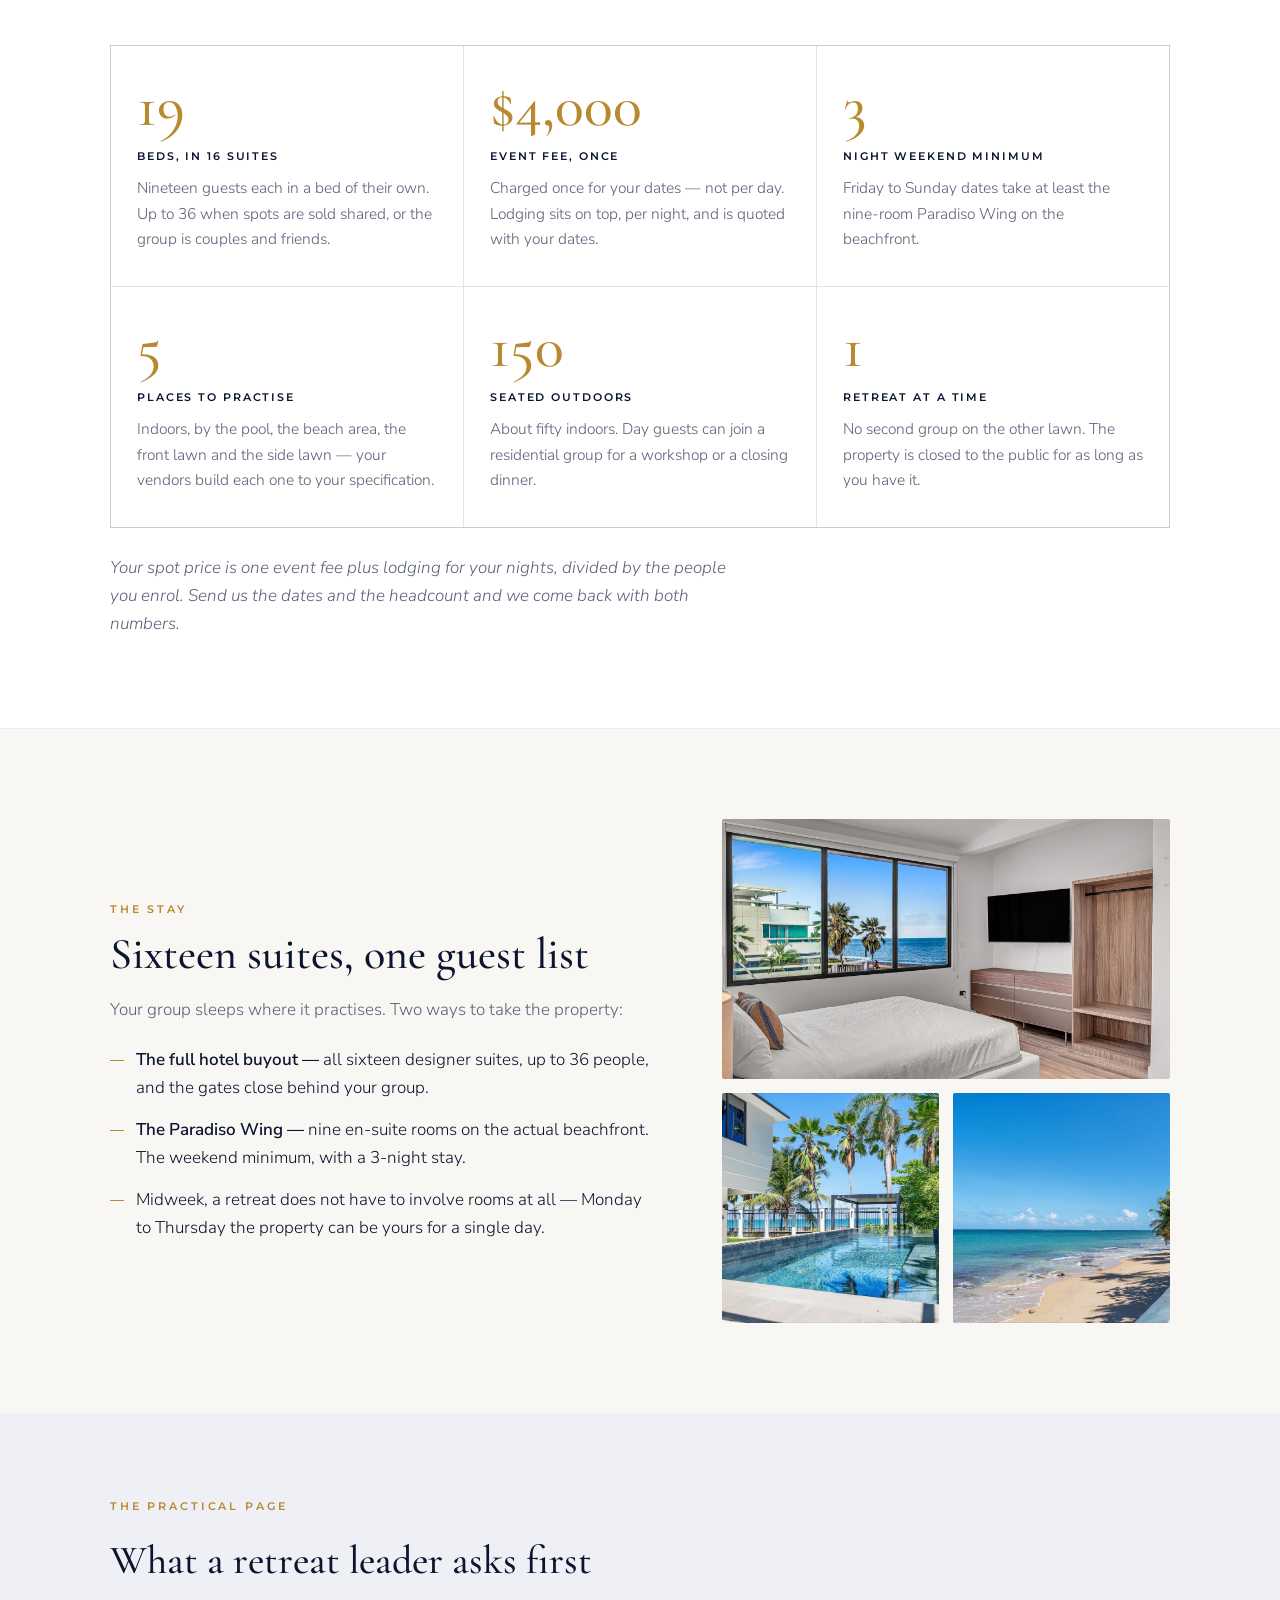
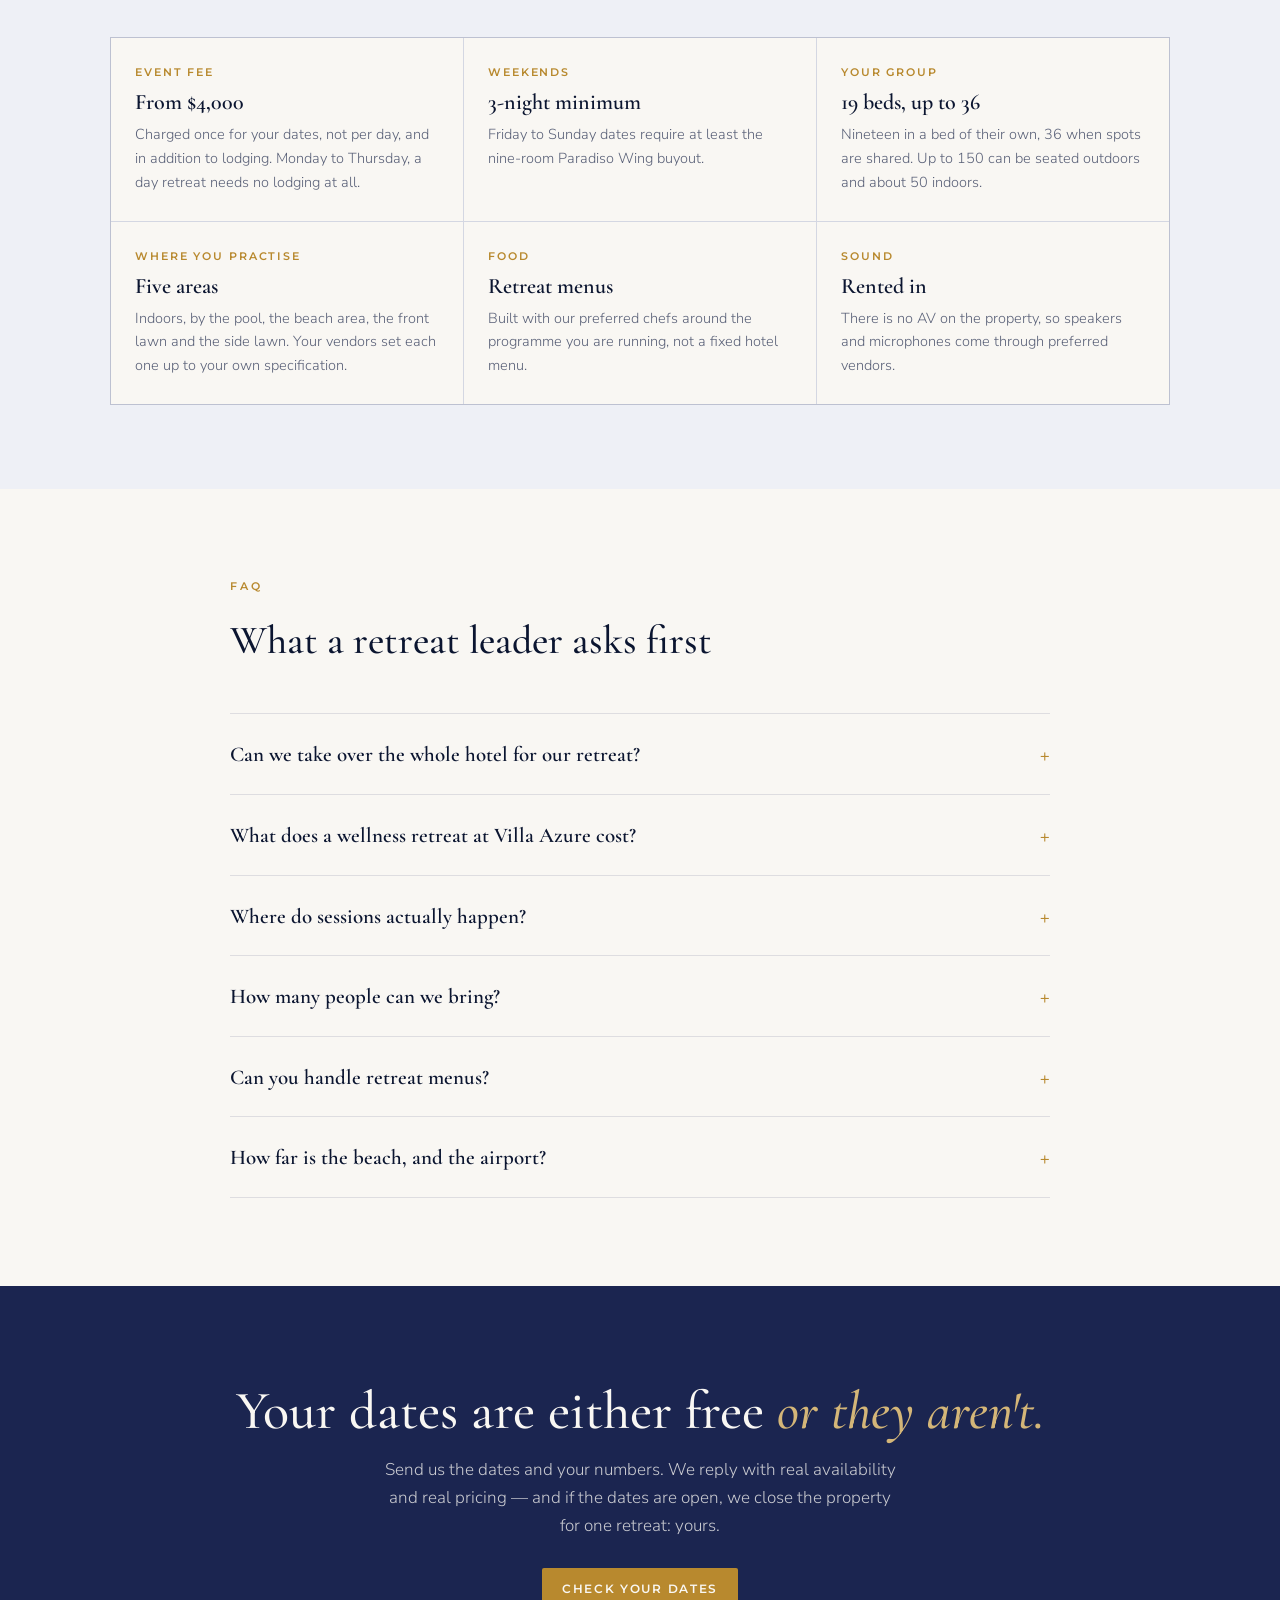
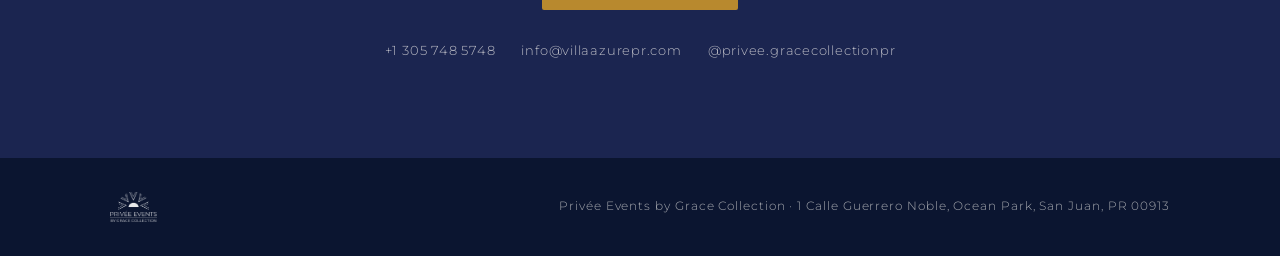
<file: wellness-retreats.html>
<!doctype html>
<html lang="en">
<head>
<meta charset="utf-8"><meta name="viewport" content="width=device-width,initial-scale=1">
<!-- Google Tag Manager -->
<script>(function(w,d,s,l,i){w[l]=w[l]||[];w[l].push({'gtm.start':
new Date().getTime(),event:'gtm.js'});var f=d.getElementsByTagName(s)[0],
j=d.createElement(s),dl=l!='dataLayer'?'&l='+l:'';j.async=true;j.src=
'https://www.googletagmanager.com/gtm.js?id='+i+dl;f.parentNode.insertBefore(j,f);
})(window,document,'script','dataLayer','GTM-WXHNPFBX');</script>
<!-- End Google Tag Manager -->
<!-- Meta Pixel Code -->
<script>
!function(f,b,e,v,n,t,s)
{if(f.fbq)return;n=f.fbq=function(){n.callMethod?
n.callMethod.apply(n,arguments):n.queue.push(arguments)};
if(!f._fbq)f._fbq=n;n.push=n;n.loaded=!0;n.version='2.0';
n.queue=[];t=b.createElement(e);t.async=!0;
t.src=v;s=b.getElementsByTagName(e)[0];
s.parentNode.insertBefore(t,s)}(window, document,'script',
'https://connect.facebook.net/en_US/fbevents.js');
fbq('init', '1125153193721222');
fbq('track', 'PageView');
</script>
<noscript><img height="1" width="1" style="display:none"
src="https://www.facebook.com/tr?id=1125153193721222&ev=PageView&noscript=1"
/></noscript>
<!-- End Meta Pixel Code -->
<title>Wellness Retreat Venue in San Juan, Puerto Rico | Privée Events by Grace Collection</title>
<meta name="description" content="Run your retreat in a 16-suite beachfront hotel in San Juan, Puerto Rico. 19 beds, up to 36 guests, five places to practise, one group at a time.">
<link rel="canonical" href="https://privee.gracecollectionpr.com/wellness-retreats">
<link rel="alternate" hreflang="en" href="https://privee.gracecollectionpr.com/wellness-retreats">
<link rel="alternate" hreflang="es" href="https://privee.gracecollectionpr.com/es/retiros-de-bienestar">
<link rel="alternate" hreflang="x-default" href="https://privee.gracecollectionpr.com/wellness-retreats">
<meta property="og:type" content="website">
<meta property="og:title" content="Wellness Retreat Venue in San Juan, Puerto Rico | Privée Events">
<meta property="og:description" content="A 16-suite beachfront boutique hotel in Ocean Park, San Juan — reserved entirely for your retreat. One group at a time.">
<meta property="og:url" content="https://privee.gracecollectionpr.com/wellness-retreats">
<meta property="og:image" content="https://privee.gracecollectionpr.com/img/wellness-meditation.jpg">
<meta name="twitter:card" content="summary_large_image">
<link rel="preconnect" href="https://fonts.googleapis.com"><link rel="preconnect" href="https://fonts.gstatic.com" crossorigin><link href="https://fonts.googleapis.com/css2?family=Cormorant+Garamond:ital,wght@0,400;0,500;0,600;1,400;1,500;1,600&family=Montserrat:wght@400;500;600;700&family=Nunito+Sans:ital,wght@0,300;0,400;0,600;1,300;1,400&display=swap" rel="stylesheet">
<style>

/* Layout: one editorial column with a timeline spine — the wedding day told hour by hour. Single light theme by brand rule. */
:root{
  --ink:#0B1530; --navy:#1B2550; --bronze:#B8892E; --champ:#D4B678;
  --paper:#F9F7F3; --paper2:#EEF0F6; --muted:#5A6178;
  --display:"Cormorant Garamond",Georgia,serif;
  --sans:"Montserrat",-apple-system,Helvetica,Arial,sans-serif;
  --body:"Nunito Sans",-apple-system,Helvetica,Arial,sans-serif;
}
*{margin:0;padding:0;box-sizing:border-box}
html{scroll-behavior:smooth}
body{background:var(--paper);color:var(--ink);font-family:var(--body);font-size:17px;line-height:1.65;font-weight:300}
img{max-width:100%;display:block}
.gutter{padding-left:max(16px,env(safe-area-inset-left,0px));padding-right:max(16px,env(safe-area-inset-right,0px))}
.wrap{max-width:1060px;margin:0 auto}

/* top bar */
.bar{position:sticky;top:env(safe-area-inset-top,0px);z-index:50;background:rgba(249,247,243,.92);backdrop-filter:blur(8px);border-bottom:1px solid rgba(27,37,80,.08)}
body::before{content:"";position:fixed;inset:0 0 auto;height:env(safe-area-inset-top,0px);z-index:60;background:rgba(249,247,243,.92)}
.bar .wrap{display:flex;align-items:center;justify-content:space-between;gap:16px;padding-block:14px}
.bar img{height:34px;width:auto}
.barright{display:flex;align-items:center;gap:18px}
.lang{display:flex;border:1px solid rgba(27,37,80,.25);border-radius:999px;overflow:hidden}
.lang a{text-decoration:none;display:block;font-family:var(--sans);font-size:11px;letter-spacing:.08em;padding:6px 12px;border:0;background:transparent;color:var(--navy)}
.lang a.on{background:var(--navy);color:var(--paper)}
.cta{font-family:var(--sans);font-size:12px;font-weight:600;letter-spacing:.14em;text-transform:uppercase;color:var(--paper);background:var(--navy);padding:11px 20px;border-radius:2px;text-decoration:none;white-space:nowrap}
.cta:hover{background:var(--bronze)}
.cta.ghost{background:transparent;color:var(--navy);border:1px solid var(--navy)}
.cta.ghost:hover{background:var(--navy);color:var(--paper)}

/* hero */
.hero{position:relative;overflow:hidden}
.hero img{width:100%;height:min(78vh,640px);object-fit:cover}
.hero .veil{position:absolute;inset:0;background:linear-gradient(180deg,rgba(11,21,48,.38) 0%,rgba(11,21,48,.2) 35%,rgba(11,21,48,.78) 100%)}
.hero .inner{position:absolute;inset:auto 0 0 0;color:var(--paper)}
.hero .inner .wrap{padding-block:46px}
.eyebrow{font-family:var(--sans);font-size:11px;font-weight:600;letter-spacing:.26em;text-transform:uppercase}
.hero .eyebrow{color:var(--champ);text-shadow:0 1px 10px rgba(11,21,48,.55)}
h1{font-family:var(--display);font-weight:500;font-size:clamp(38px,6.4vw,72px);line-height:1.04;text-wrap:balance;margin-top:14px;max-width:16ch}
h1 em{font-style:italic;color:var(--champ)}
.hero p{max-width:52ch;margin-top:16px;font-size:18px;color:rgba(249,247,243,.88)}
.hero .cta{display:inline-block;margin-top:24px;background:var(--bronze)}
.hero .cta:hover{background:var(--champ);color:var(--ink)}

/* facts band */
.facts{background:var(--navy);color:var(--paper)}
.facts .wrap{display:flex;flex-wrap:wrap;justify-content:space-between;gap:8px 28px;padding-block:22px}
.fact{font-family:var(--sans);font-size:12px;letter-spacing:.14em;text-transform:uppercase;display:flex;align-items:center;gap:10px}
.fact b{font-family:var(--display);font-size:26px;font-weight:600;letter-spacing:0;color:var(--champ)}

/* intro */
.intro .wrap{padding-block:88px;max-width:760px;text-align:center}
.intro h2{font-family:var(--display);font-weight:500;font-size:clamp(30px,4.4vw,46px);line-height:1.15;text-wrap:balance}
.intro p{margin-top:20px;color:var(--muted);font-size:18px;max-width:58ch;margin-inline:auto}
.rule{width:56px;height:1px;background:var(--bronze);margin:26px auto 0}

/* timeline */
.day{background:#fff;border-block:1px solid rgba(27,37,80,.08)}
.day .wrap{padding-block:90px}
.day .head{max-width:640px;margin-bottom:64px}
.day h2{font-family:var(--display);font-weight:500;font-size:clamp(30px,4.4vw,44px);line-height:1.12;text-wrap:balance;margin-top:12px}
.moment{display:grid;grid-template-columns:110px 1fr 1fr;gap:clamp(20px,4vw,56px);align-items:center;padding-block:44px;border-top:1px solid rgba(27,37,80,.1)}
.moment:last-of-type{border-bottom:1px solid rgba(27,37,80,.1)}
.when{font-family:var(--display);font-size:clamp(22px,2.6vw,30px);font-style:italic;color:var(--bronze);font-variant-numeric:tabular-nums;align-self:start;padding-top:4px}
.moment h3{font-family:var(--display);font-weight:600;font-size:clamp(22px,2.8vw,30px);line-height:1.15}
.moment p{margin-top:10px;color:var(--muted)}
.moment figure{overflow:hidden;border-radius:2px}
.moment img{width:100%;height:300px;object-fit:cover;transition:transform .8s cubic-bezier(.2,.8,.2,1)}
.moment:hover img{transform:scale(1.035)}
.moment:nth-child(even) figure{grid-column:2;grid-row:1}
.moment:nth-child(even) .when{grid-column:1;grid-row:1}
.moment:nth-child(even) > div:nth-of-type(2){grid-column:3;grid-row:1}

/* stay */
.stay .wrap{padding-block:90px;display:grid;grid-template-columns:1.1fr .9fr;gap:clamp(28px,5vw,72px);align-items:center}
.stay h2{font-family:var(--display);font-weight:500;font-size:clamp(30px,4.2vw,44px);line-height:1.12;text-wrap:balance;margin-top:12px}
.stay p{margin-top:16px;color:var(--muted)}
.stay ul{margin-top:22px;list-style:none;display:grid;gap:14px}
.stay li{display:grid;grid-template-columns:14px 1fr;gap:12px;align-items:baseline}
.stay li::before{content:"";width:14px;height:1px;background:var(--bronze);transform:translateY(-4px)}
.stay li b{font-weight:600;color:var(--ink)}
.stayimgs{display:grid;grid-template-columns:1fr 1fr;gap:14px}
.stayimgs img{width:100%;height:230px;object-fit:cover;border-radius:2px}
.stayimgs img:first-child{grid-column:1/-1;height:260px}

/* details */
.details{background:var(--paper2)}
.details .wrap{padding-block:84px}
.details h2{font-family:var(--display);font-weight:500;font-size:clamp(28px,4vw,40px);margin-top:12px}
.dgrid{margin-top:44px;display:grid;grid-template-columns:repeat(3,1fr);gap:1px;background:rgba(27,37,80,.12);border:1px solid rgba(27,37,80,.12)}
.cell{background:var(--paper);padding:26px 24px}
.cell .k{font-family:var(--sans);font-size:10.5px;font-weight:600;letter-spacing:.18em;text-transform:uppercase;color:var(--bronze)}
.cell .v{font-family:var(--display);font-size:22px;font-weight:600;margin-top:8px;line-height:1.25}
.cell .s{font-size:14.5px;color:var(--muted);margin-top:6px}

/* faq */
.faq .wrap{padding-block:88px;max-width:820px}
.faq h2{font-family:var(--display);font-weight:500;font-size:clamp(28px,4vw,40px);margin-top:12px}
.faq details{border-top:1px solid rgba(27,37,80,.12);padding-block:20px}
.faq details:last-of-type{border-bottom:1px solid rgba(27,37,80,.12)}
.faq summary{cursor:pointer;font-family:var(--display);font-size:21px;font-weight:600;list-style:none;display:flex;justify-content:space-between;gap:18px;align-items:baseline}
.faq summary::-webkit-details-marker{display:none}
.faq summary::after{content:"+";font-family:var(--display);color:var(--bronze);font-size:24px;flex:none}
.faq details[open] summary::after{content:"–"}
.faq details p{margin-top:12px;color:var(--muted);max-width:62ch}
.faq .mt{margin-top:40px}

/* final cta */
.final{background:var(--navy);color:var(--paper);position:relative;overflow:hidden}
.final .wrap{padding-block:96px;text-align:center;position:relative}
.final h2{font-family:var(--display);font-weight:500;font-size:clamp(32px,5vw,54px);line-height:1.08;text-wrap:balance}
.final h2 em{font-style:italic;color:var(--champ)}
.final p{margin-top:16px;color:rgba(249,247,243,.78);max-width:52ch;margin-inline:auto}
.final .cta{display:inline-block;margin-top:28px;background:var(--bronze)}
.final .cta:hover{background:var(--champ);color:var(--ink)}
.contact{margin-top:30px;font-family:var(--sans);font-size:13px;letter-spacing:.06em;color:rgba(249,247,243,.72);display:flex;flex-wrap:wrap;justify-content:center;gap:10px 26px}
.contact span{user-select:all}

/* footer */
footer{background:var(--ink);color:rgba(249,247,243,.65)}
footer .wrap{padding-block:34px;display:flex;flex-wrap:wrap;gap:14px 30px;align-items:center;justify-content:space-between;font-family:var(--sans);font-size:11.5px;letter-spacing:.08em}
footer img{height:30px;width:auto;opacity:.9}
.note{font-style:italic;opacity:.75}

@media (max-width:860px){
  .moment{grid-template-columns:1fr;gap:16px}
  .when{padding-top:0}
  .moment:nth-child(even) figure,.moment:nth-child(even) .when,.moment:nth-child(even) > div:nth-of-type(2){grid-column:auto;grid-row:auto}
  .moment img{height:240px}
  .stay .wrap{grid-template-columns:1fr}
  .dgrid{grid-template-columns:1fr 1fr}
}
@media (max-width:720px){
  /* the hero crops to a narrow slice on phones, so the text sits over the couple:
     ramp the veil earlier and deeper so type stays legible */
  .hero .veil{background:linear-gradient(180deg,rgba(11,21,48,.34) 0%,rgba(11,21,48,.26) 18%,rgba(11,21,48,.6) 46%,rgba(11,21,48,.86) 100%)}
  .hero .eyebrow{text-shadow:0 1px 12px rgba(11,21,48,.8)}
  h1{font-size:clamp(34px,8.4vw,44px)}
  .hero p{font-size:16.5px;max-width:34ch}
}
@media (max-width:540px){
  .dgrid{grid-template-columns:1fr}
  .bar .cta{display:none}
  .facts .wrap{justify-content:flex-start}
}
@media (prefers-reduced-motion:reduce){
  .moment img{transition:none}
  html{scroll-behavior:auto}
}

/* every wellness hero is bright daylight, so the veil runs deeper than the
   weddings one; the phone ramp is restated after it or it loses the cascade */
.hero .veil{background:linear-gradient(180deg,rgba(11,21,48,.5) 0%,rgba(11,21,48,.4) 38%,rgba(11,21,48,.84) 100%)}
@media (max-width:720px){
  .hero .veil{background:linear-gradient(180deg,rgba(11,21,48,.46) 0%,rgba(11,21,48,.4) 18%,rgba(11,21,48,.66) 46%,rgba(11,21,48,.88) 100%)}
}

/* numbers block */
.day .head .lead{margin-top:16px;color:var(--muted);font-size:17.5px;max-width:60ch}
.figs{margin-top:52px;display:grid;grid-template-columns:repeat(3,1fr);gap:1px;background:rgba(27,37,80,.12);border:1px solid rgba(27,37,80,.12)}
.fig{background:#fff;padding:30px 26px 34px}
.fig b{display:block;font-family:var(--display);font-size:clamp(40px,5.4vw,60px);font-weight:500;line-height:1;color:var(--bronze)}
.fig .n{font-family:var(--sans);font-size:10.5px;font-weight:600;letter-spacing:.18em;text-transform:uppercase;margin-top:12px}
.fig p{margin-top:10px;color:var(--muted);font-size:15.5px}
.cfoot{margin-top:26px;color:var(--muted);font-style:italic;max-width:62ch}
@media (max-width:860px){.figs{grid-template-columns:1fr 1fr}}
@media (max-width:540px){.figs{grid-template-columns:1fr}}
</style>
<script type="application/ld+json">
{
 "@context": "https://schema.org",
 "@type": "FAQPage",
 "mainEntity": [
  {
   "@type": "Question",
   "name": "Can we take over the whole hotel for our retreat?",
   "acceptedAnswer": {
    "@type": "Answer",
    "text": "Yes — and most retreats do. The full buyout is all sixteen designer suites, up to 36 people, with the property closed to the public for the duration. Smaller groups often take the nine-room Paradiso Wing on the beachfront instead. Either way, it is one retreat at a time: no other group practising on the other lawn."
   }
  },
  {
   "@type": "Question",
   "name": "What does a wellness retreat at Villa Azure cost?",
   "acceptedAnswer": {
    "@type": "Answer",
    "text": "The event fee starts at $4,000 and is charged once for your dates, not per day — lodging sits on top, per night. Monday to Thursday a day retreat does not require lodging at all, so a local teacher can run a day programme here without booking rooms. Friday to Sunday dates require at least the nine-room Paradiso Wing with a three-night minimum. Send us the dates and your headcount and we reply with the event fee and the lodging, which is what you need to set a spot price."
   }
  },
  {
   "@type": "Question",
   "name": "Where do sessions actually happen?",
   "acceptedAnswer": {
    "@type": "Answer",
    "text": "Five areas: indoors, by the pool, the beach area, the front lawn and the side lawn. Your vendors build each one to your own specification — we hold the space, you decide the setup. There is no dedicated studio: the indoor living, dining and breakfast areas convert into one space seating about fifty, and the furniture moves. Outdoors the lawns take up to 150 in whatever arrangement your practice needs."
   }
  },
  {
   "@type": "Question",
   "name": "How many people can we bring?",
   "acceptedAnswer": {
    "@type": "Answer",
    "text": "There are nineteen beds across the sixteen suites, and the property sleeps up to 36 people in total. So an open-enrolment retreat where everyone wants their own bed tops out around nineteen; sell shared spots, or bring a group of friends and couples, and you can reach 36. Up to 150 can be seated outdoors and about 50 indoors, so day guests can join for a workshop or a closing dinner. Beyond that we arrange overflow lodging at Condado hotels minutes away."
   }
  },
  {
   "@type": "Question",
   "name": "Can you handle retreat menus?",
   "acceptedAnswer": {
    "@type": "Answer",
    "text": "Yes. Menus are built with our preferred chefs around the programme you are running rather than pulled from a fixed hotel list. Tell us the shape of the days — early breakfasts, a long lunch, a quiet dinner — and what your group eats, and the kitchen is planned around it."
   }
  },
  {
   "@type": "Question",
   "name": "How far is the beach, and the airport?",
   "acceptedAnswer": {
    "@type": "Answer",
    "text": "Ocean Park beach is at the property line, so a sunrise session on the sand costs you no logistics at all. The airport (SJU) is fifteen minutes away, at 1 Calle Guerrero Noble in Ocean Park — a beachfront neighborhood of San Juan, not a resort strip an hour out."
   }
  }
 ]
}
</script>
</head>
<body>
<noscript><iframe src="https://www.googletagmanager.com/ns.html?id=GTM-WXHNPFBX"
height="0" width="0" style="display:none;visibility:hidden"></iframe></noscript>
<div id="page">

<div class="bar gutter"><div class="wrap">
  <a href="/" aria-label="Privée Events — home"><img src="/img/logo-h-navy.png" alt="Privée Events by Grace Collection"></a>
  <div class="barright">
    <div class="lang" role="group" aria-label="Language / Idioma">
      <a class="on" href="/wellness-retreats" aria-current="page">EN</a>
      <a href="/es/retiros-de-bienestar" onclick="try{localStorage.setItem('lang','es');localStorage.setItem('privee_lang','es')}catch(e){}">ES</a>
    </div>
    <a class="cta" href="/questionnaire">
      Check your dates
    </a>
  </div>
</div></div>

<section class="hero">
  <img src="/img/wellness-meditation.jpg" alt="Guided meditation circle on the lawn at a beachfront wellness retreat in San Juan" fetchpriority="high">
  <div class="veil"></div>
  <div class="inner gutter"><div class="wrap">
    <div class="eyebrow">Wellness &amp; fitness retreats · Ocean Park, San Juan</div>
    <h1>You bring the programme. <em>We close the gates.</em></h1>
    <p>Nineteen beds across sixteen suites, five places to practise and the beach at the property line — in San Juan, reserved entirely for your group and nobody else's.</p>
    <a class="cta" href="/questionnaire">Check your dates</a>
  </div></div>
</section>

<div class="facts gutter"><div class="wrap">
  <div class="fact"><b>19</b> beds</div>
  <div class="fact"><b>36</b> guests sharing</div>
  <div class="fact"><b>16</b> suites</div>
  <div class="fact"><b>1</b> retreat at a time</div>
</div></div>

<section class="intro gutter"><div class="wrap">
  <div class="eyebrow" style="color:var(--bronze)">The whole property, closed for your group</div>
  <h2 style="margin-top:14px">You are selling spots. This is what decides how many, and at what price.</h2>
  <p>Privée is the events side of Villa Azure Boutique Hotel — sixteen designer suites directly on Ocean Park beach, fifteen minutes from SJU. Someone running a retreat is not buying a view. They are buying beds, places to practise, food that follows the programme, and the certainty that nobody else will be there. Among retreat venues in Puerto Rico, it is the rare one you never share. Here are the numbers.</p>
  <div class="rule"></div>
</div></section>

<section class="day gutter"><div class="wrap">
  <div class="head">
    <div class="eyebrow" style="color:var(--bronze)">The numbers</div>
    <h2>What you need to price your retreat</h2>
    <p class="lead">You are selling spots. These are the figures that decide how many you can enrol, and what each one has to cost.</p>
  </div>
  <div class="figs">
    <div class="fig"><b>19</b><div class="n">Beds, in 16 suites</div><p>Nineteen guests each in a bed of their own. Up to 36 when spots are sold shared, or the group is couples and friends.</p></div>
    <div class="fig"><b>$4,000</b><div class="n">Event fee, once</div><p>Charged once for your dates — not per day. Lodging sits on top, per night, and is quoted with your dates.</p></div>
    <div class="fig"><b>3</b><div class="n">Night weekend minimum</div><p>Friday to Sunday dates take at least the nine-room Paradiso Wing on the beachfront.</p></div>
    <div class="fig"><b>5</b><div class="n">Places to practise</div><p>Indoors, by the pool, the beach area, the front lawn and the side lawn — your vendors build each one to your specification.</p></div>
    <div class="fig"><b>150</b><div class="n">Seated outdoors</div><p>About fifty indoors. Day guests can join a residential group for a workshop or a closing dinner.</p></div>
    <div class="fig"><b>1</b><div class="n">Retreat at a time</div><p>No second group on the other lawn. The property is closed to the public for as long as you have it.</p></div>
  </div>
  <p class="cfoot">Your spot price is one event fee plus lodging for your nights, divided by the people you enrol. Send us the dates and the headcount and we come back with both numbers.</p>
</div></section>

<section class="stay gutter"><div class="wrap">
  <div>
    <div class="eyebrow" style="color:var(--bronze)">The stay</div>
    <h2>Sixteen suites, one guest list</h2>
    <p>Your group sleeps where it practises. Two ways to take the property:</p>
    <ul>
      <li><span><b>The full hotel buyout — </b>all sixteen designer suites, up to 36 people, and the gates close behind your group.</span></li>
      <li><span><b>The Paradiso Wing — </b>nine en-suite rooms on the actual beachfront. The weekend minimum, with a 3-night stay.</span></li>
      <li><span>Midweek, a retreat does not have to involve rooms at all — Monday to Thursday the property can be yours for a single day.</span></li>
    </ul>
  </div>
  <div class="stayimgs">
    <img src="/img/rail-suite.jpg" alt="Oceanview suite at Villa Azure Boutique Hotel, San Juan" loading="lazy">
    <img src="/img/rail-pool.jpg" alt="Glass-walled oceanside pool at Villa Azure, San Juan" loading="lazy">
    <img src="/img/rail-beach.jpg" alt="Ocean Park beach steps from Villa Azure, San Juan" loading="lazy">
  </div>
</div></section>

<section class="details gutter"><div class="wrap">
  <div class="eyebrow" style="color:var(--bronze)">The practical page</div>
  <h2>What a retreat leader asks first</h2>
  <div class="dgrid">
    <div class="cell"><div class="k">Event fee</div><div class="v">From $4,000</div><div class="s">Charged once for your dates, not per day, and in addition to lodging. Monday to Thursday, a day retreat needs no lodging at all.</div></div>
    <div class="cell"><div class="k">Weekends</div><div class="v">3-night minimum</div><div class="s">Friday to Sunday dates require at least the nine-room Paradiso Wing buyout.</div></div>
    <div class="cell"><div class="k">Your group</div><div class="v">19 beds, up to 36</div><div class="s">Nineteen in a bed of their own, 36 when spots are shared. Up to 150 can be seated outdoors and about 50 indoors.</div></div>
    <div class="cell"><div class="k">Where you practise</div><div class="v">Five areas</div><div class="s">Indoors, by the pool, the beach area, the front lawn and the side lawn. Your vendors set each one up to your own specification.</div></div>
    <div class="cell"><div class="k">Food</div><div class="v">Retreat menus</div><div class="s">Built with our preferred chefs around the programme you are running, not a fixed hotel menu.</div></div>
    <div class="cell"><div class="k">Sound</div><div class="v">Rented in</div><div class="s">There is no AV on the property, so speakers and microphones come through preferred vendors.</div></div>
  </div>
</div></section>

<section class="faq gutter"><div class="wrap">
  <div class="eyebrow" style="color:var(--bronze)">FAQ</div>
  <h2>What a retreat leader asks first</h2>
  <div class="mt">
    <details><summary>Can we take over the whole hotel for our retreat?</summary>
      <p>Yes — and most retreats do. The full buyout is all sixteen designer suites, up to 36 people, with the property closed to the public for the duration. Smaller groups often take the nine-room Paradiso Wing on the beachfront instead. Either way, it is one retreat at a time: no other group practising on the other lawn.</p></details>
    <details><summary>What does a wellness retreat at Villa Azure cost?</summary>
      <p>The event fee starts at $4,000 and is charged once for your dates, not per day — lodging sits on top, per night. Monday to Thursday a day retreat does not require lodging at all, so a local teacher can run a day programme here without booking rooms. Friday to Sunday dates require at least the nine-room Paradiso Wing with a three-night minimum. Send us the dates and your headcount and we reply with the event fee and the lodging, which is what you need to set a spot price.</p></details>
    <details><summary>Where do sessions actually happen?</summary>
      <p>Five areas: indoors, by the pool, the beach area, the front lawn and the side lawn. Your vendors build each one to your own specification — we hold the space, you decide the setup. There is no dedicated studio: the indoor living, dining and breakfast areas convert into one space seating about fifty, and the furniture moves. Outdoors the lawns take up to 150 in whatever arrangement your practice needs.</p></details>
    <details><summary>How many people can we bring?</summary>
      <p>There are nineteen beds across the sixteen suites, and the property sleeps up to 36 people in total. So an open-enrolment retreat where everyone wants their own bed tops out around nineteen; sell shared spots, or bring a group of friends and couples, and you can reach 36. Up to 150 can be seated outdoors and about 50 indoors, so day guests can join for a workshop or a closing dinner. Beyond that we arrange overflow lodging at Condado hotels minutes away.</p></details>
    <details><summary>Can you handle retreat menus?</summary>
      <p>Yes. Menus are built with our preferred chefs around the programme you are running rather than pulled from a fixed hotel list. Tell us the shape of the days — early breakfasts, a long lunch, a quiet dinner — and what your group eats, and the kitchen is planned around it.</p></details>
    <details><summary>How far is the beach, and the airport?</summary>
      <p>Ocean Park beach is at the property line, so a sunrise session on the sand costs you no logistics at all. The airport (SJU) is fifteen minutes away, at 1 Calle Guerrero Noble in Ocean Park — a beachfront neighborhood of San Juan, not a resort strip an hour out.</p></details>
  </div>
</div></section>

<section class="final gutter"><div class="wrap">
  <h2>Your dates are either free <em>or they aren't.</em></h2>
  <p>Send us the dates and your numbers. We reply with real availability and real pricing — and if the dates are open, we close the property for one retreat: yours.</p>
  <a class="cta" href="/questionnaire">Check your dates</a>
  <div class="contact">
    <span>+1 305 748 5748</span>
    <span>info@villaazurepr.com</span>
    <span>@privee.gracecollectionpr</span>
  </div>
</div></section>

<footer class="gutter"><div class="wrap">
  <img src="/img/logo-s-white.png" alt="Privée Events by Grace Collection">
  <div>Privée Events by Grace Collection · 1 Calle Guerrero Noble, Ocean Park, San Juan, PR 00913</div>
</div></footer>

</div>
</body>
</html>
</file>
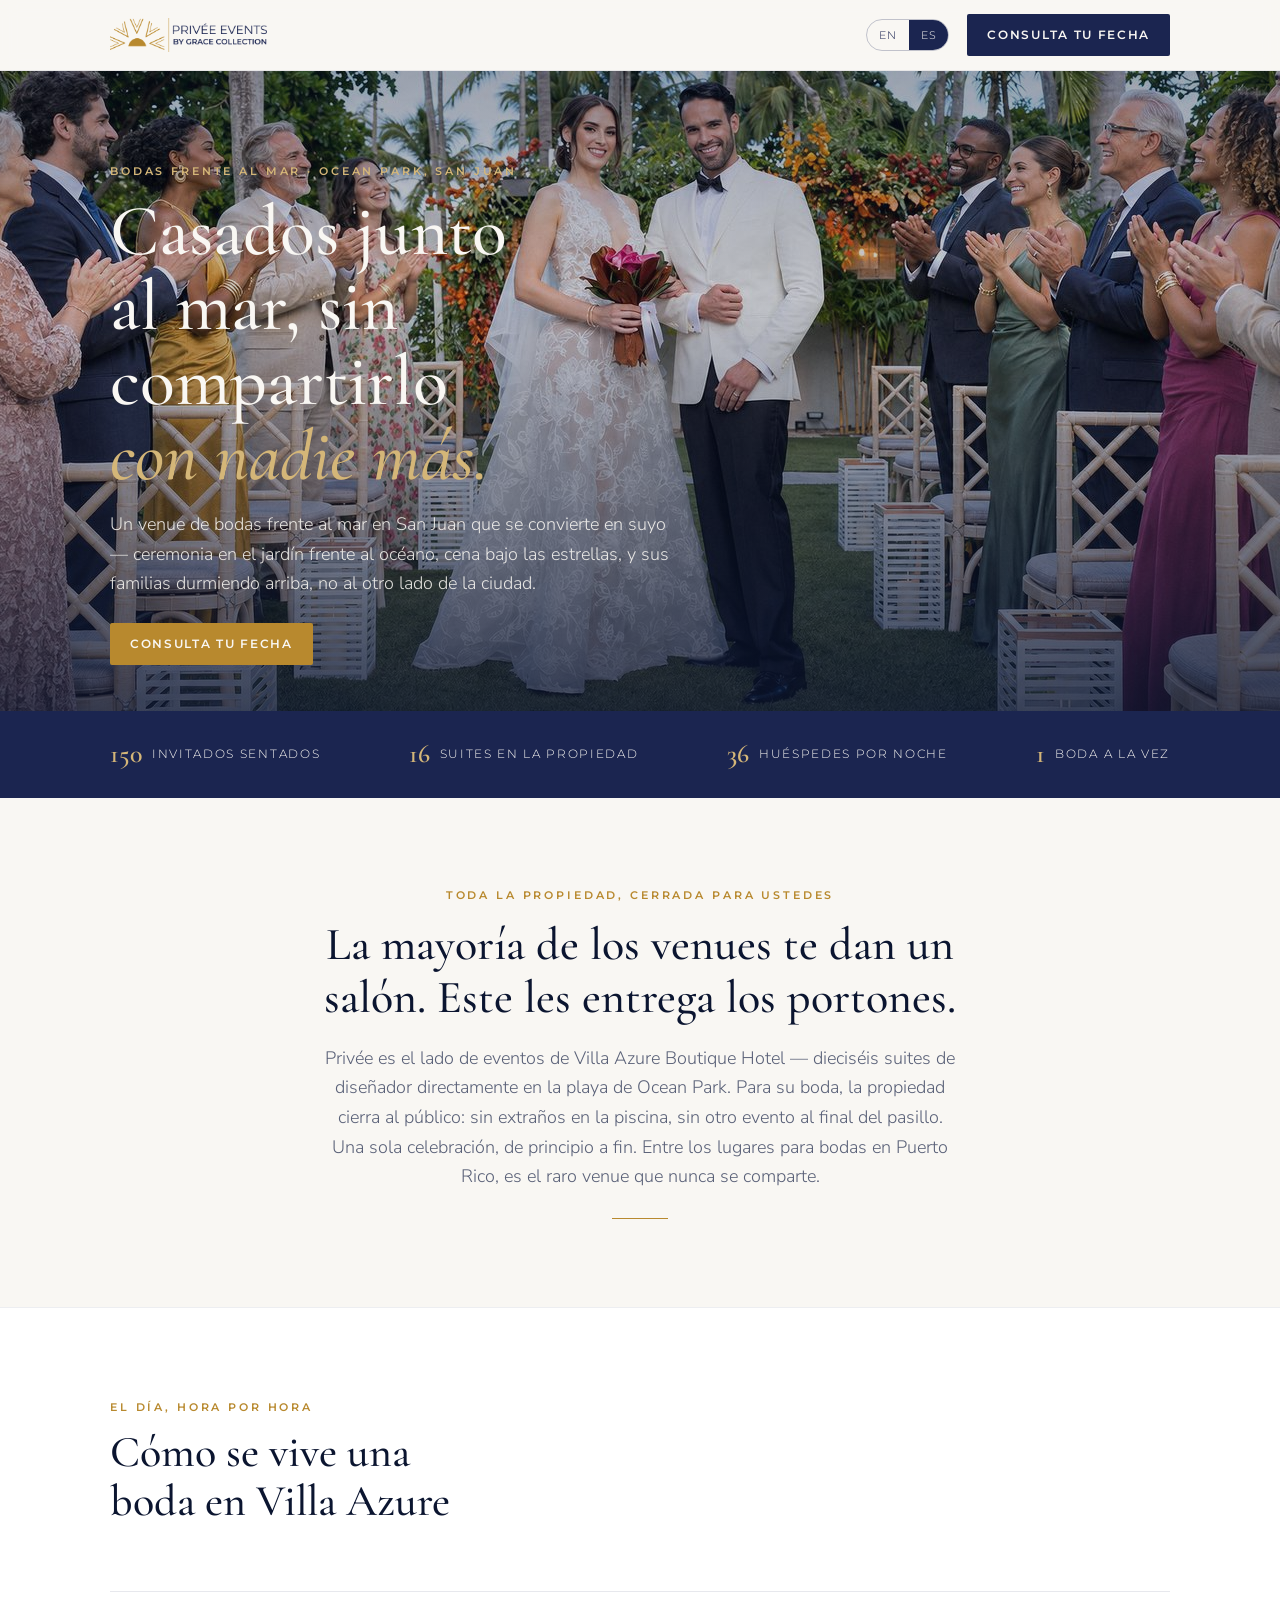
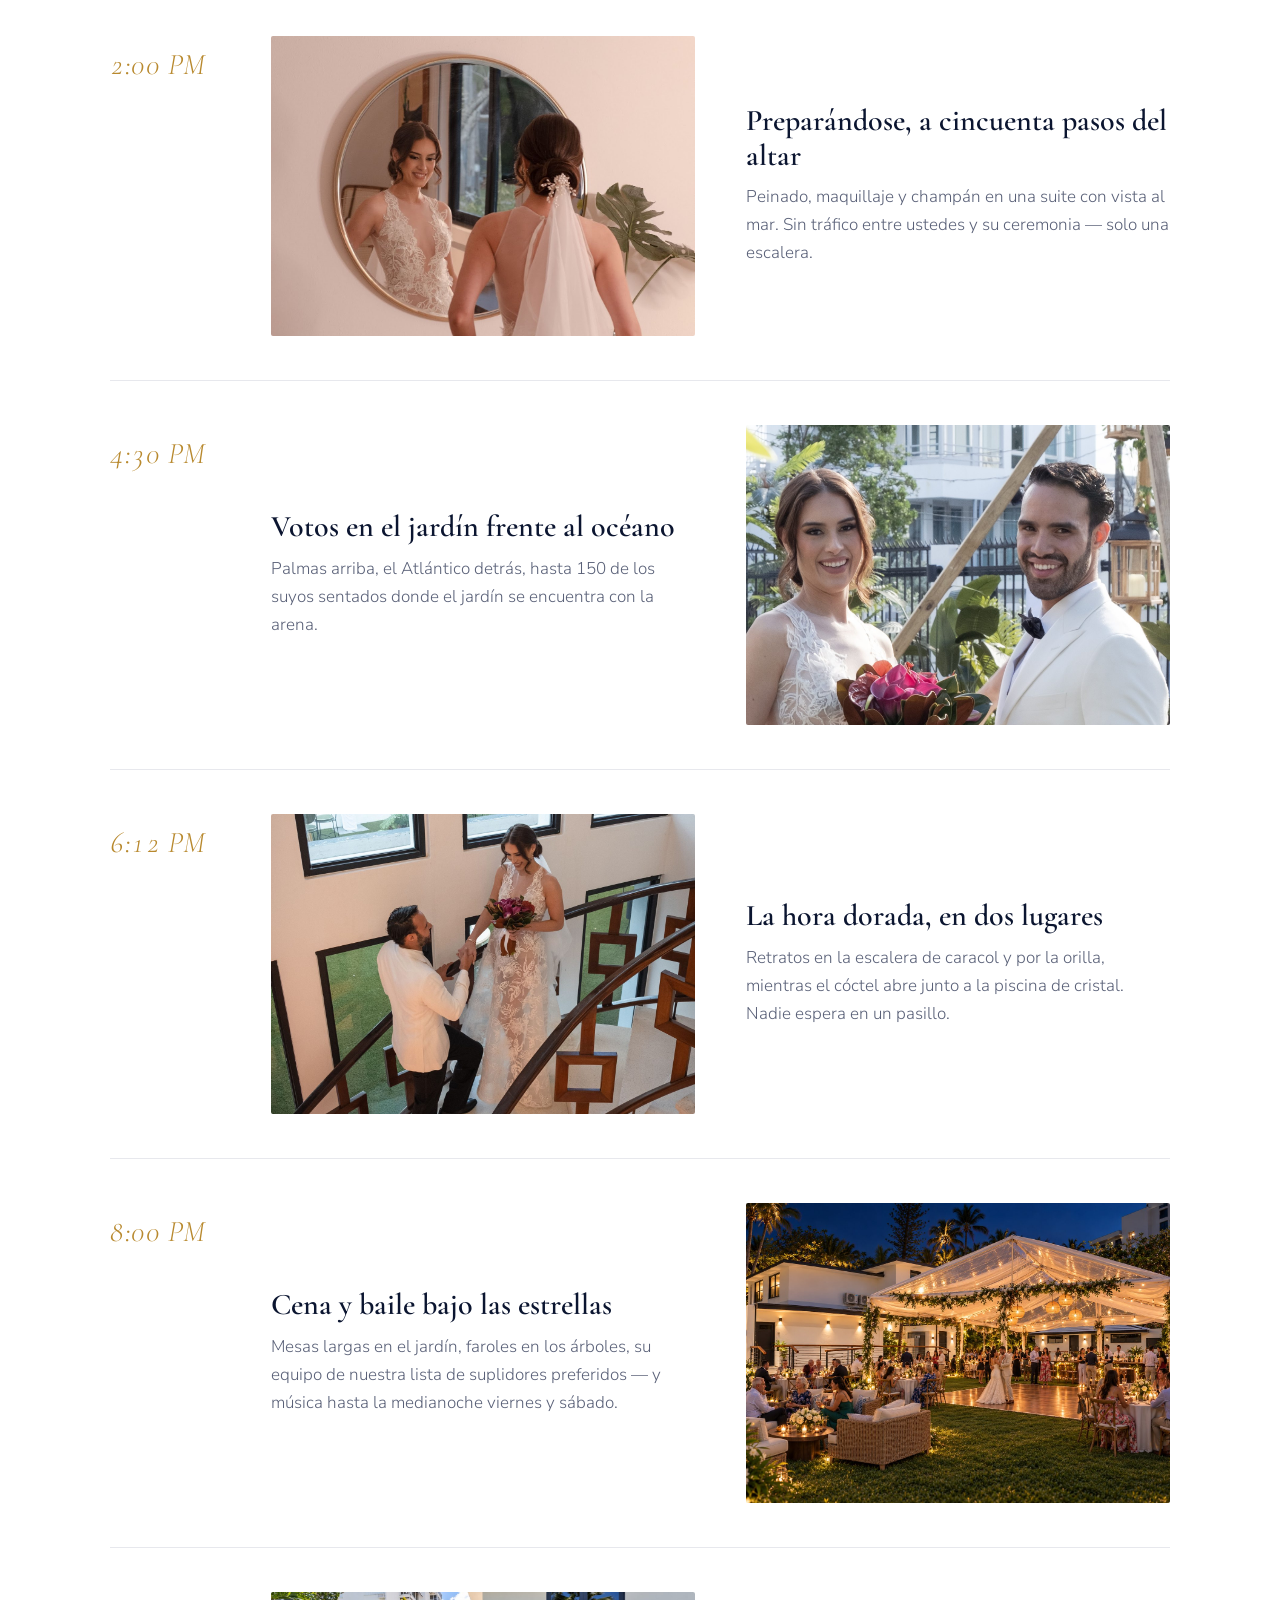
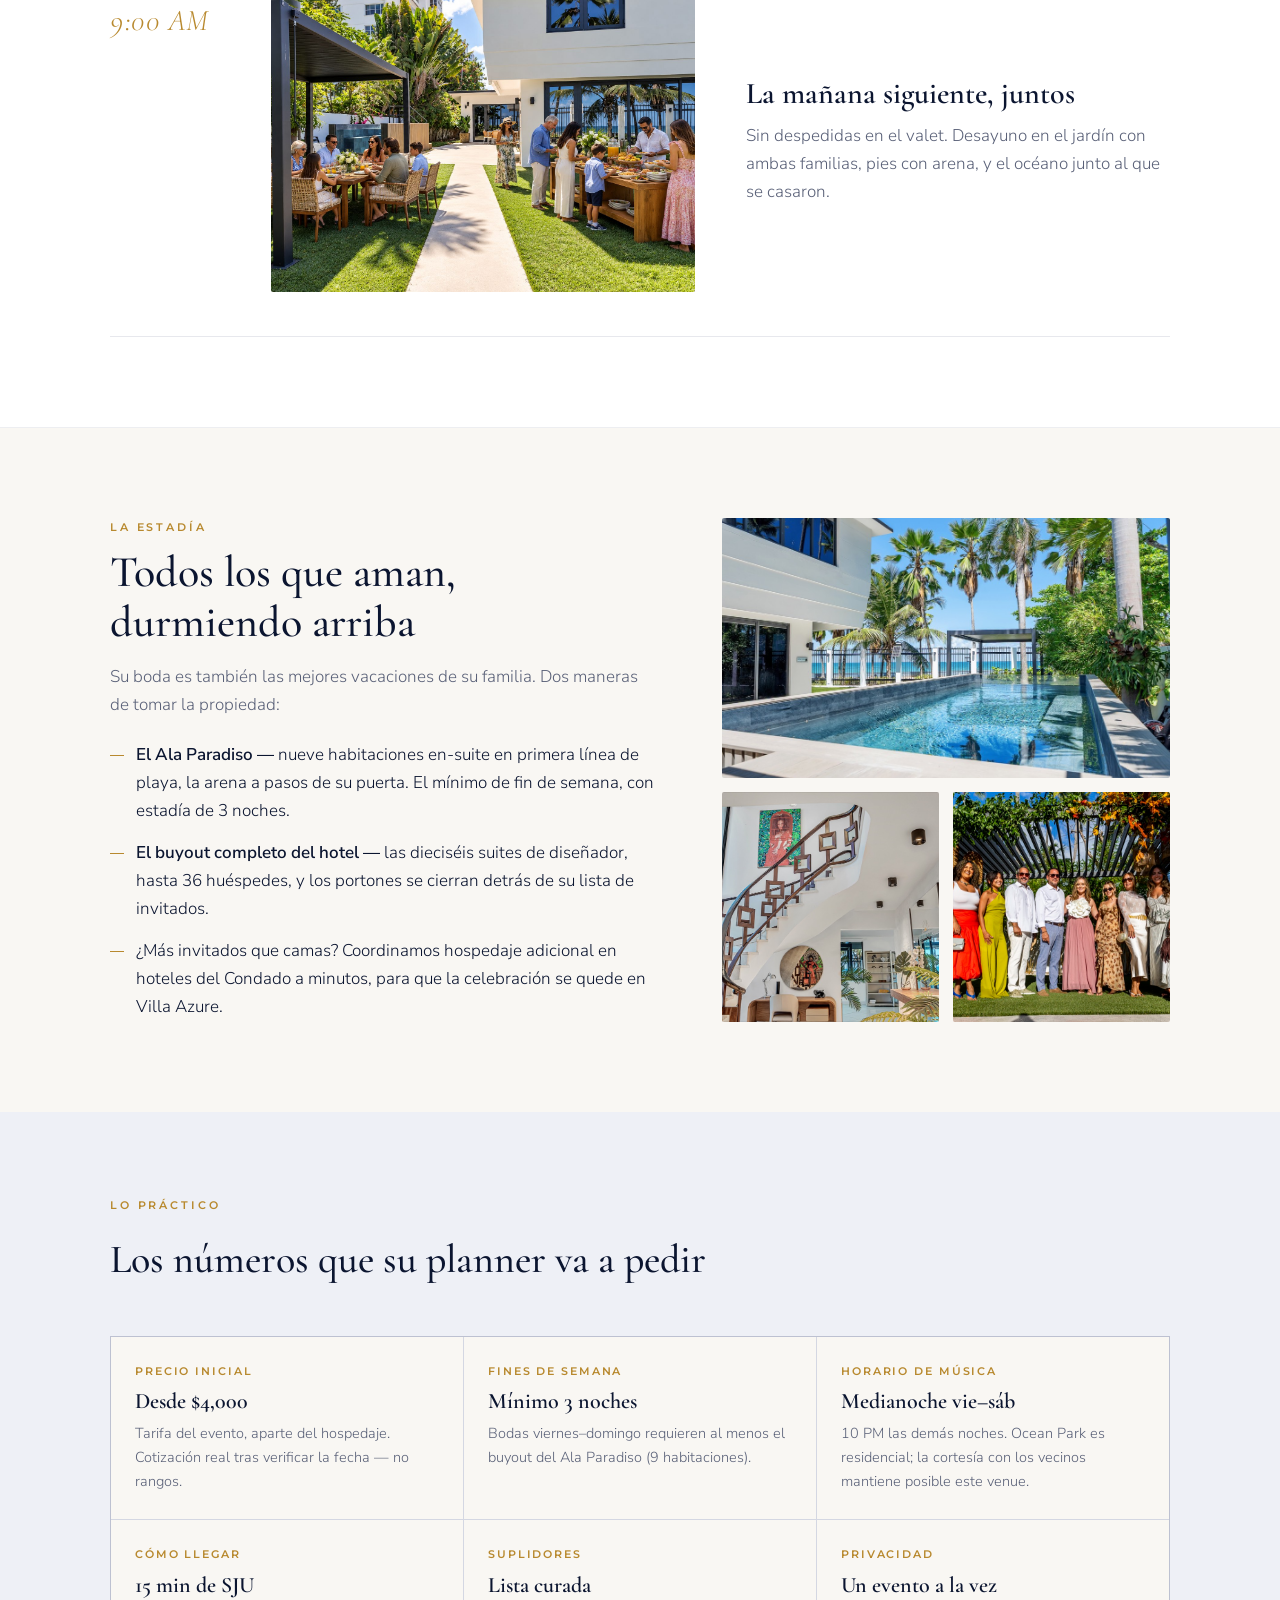
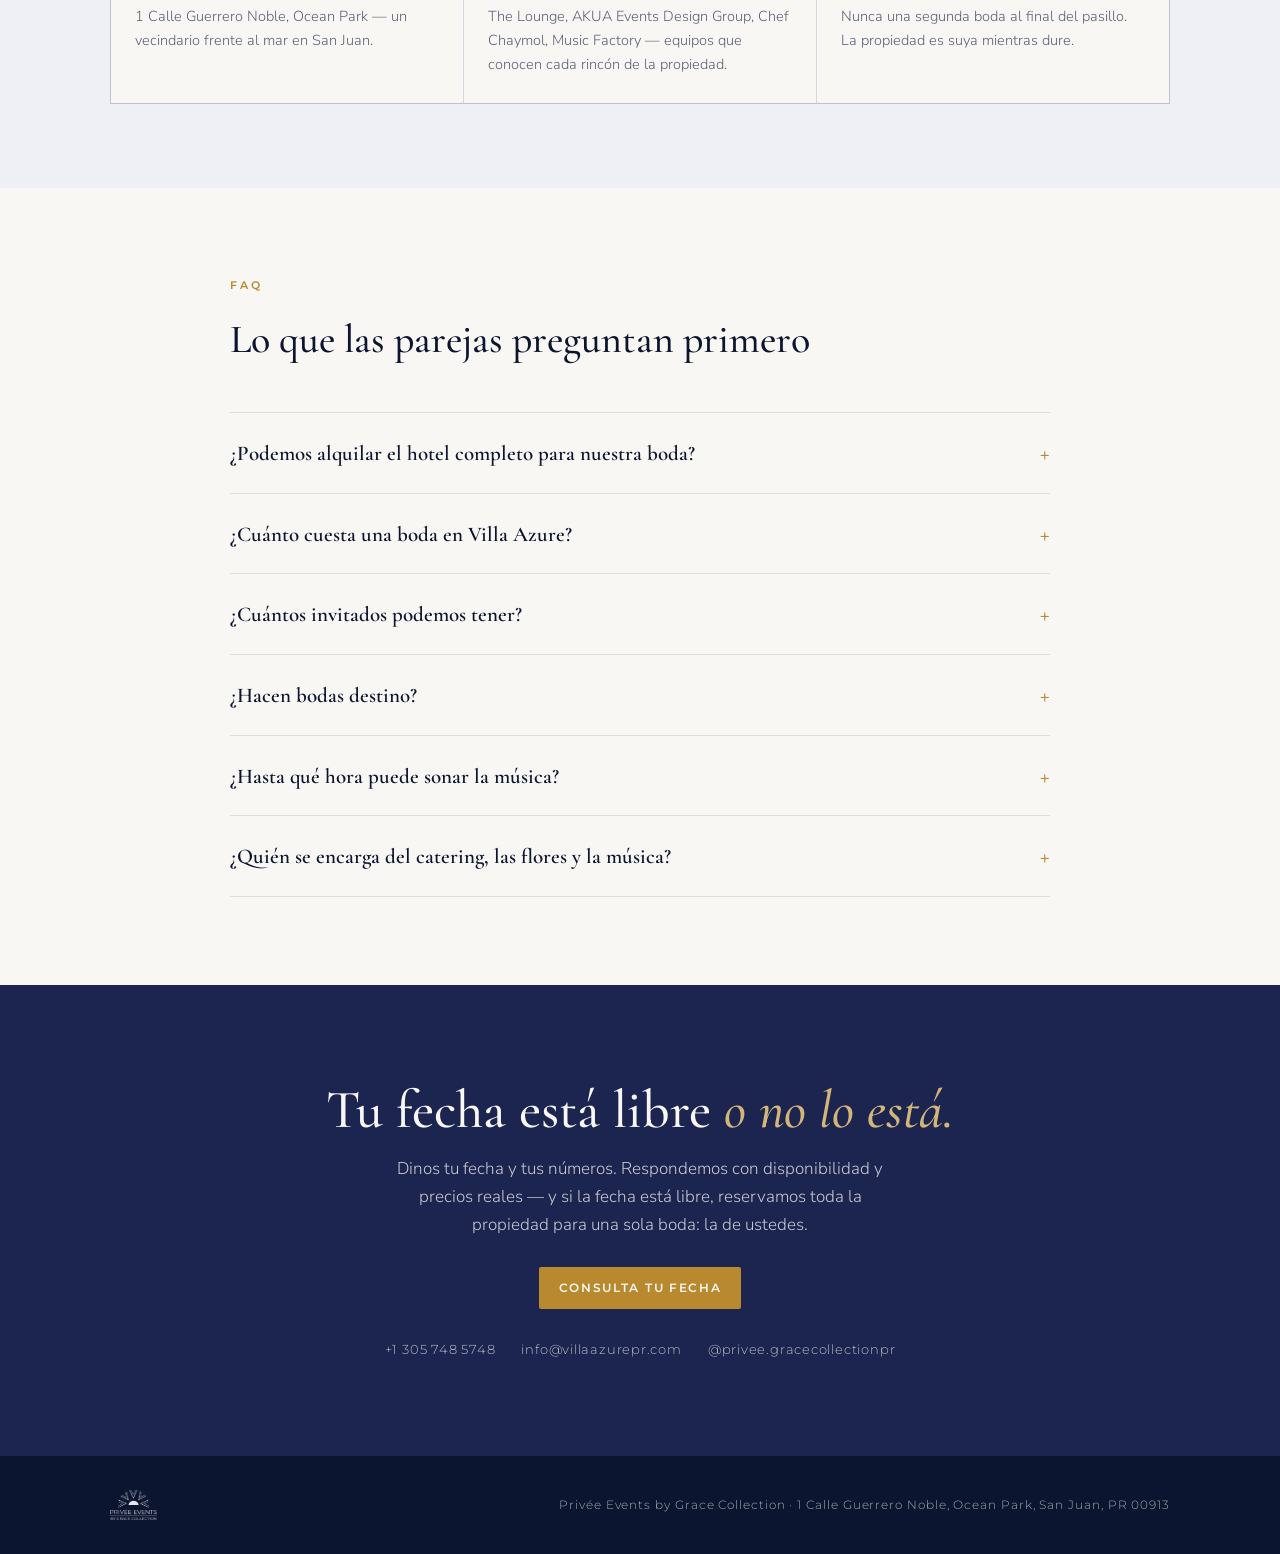
<file: es/bodas.html>
<!doctype html>
<html lang="es">
<head>
<meta charset="utf-8"><meta name="viewport" content="width=device-width,initial-scale=1">
<!-- Google Tag Manager -->
<script>(function(w,d,s,l,i){w[l]=w[l]||[];w[l].push({'gtm.start':
new Date().getTime(),event:'gtm.js'});var f=d.getElementsByTagName(s)[0],
j=d.createElement(s),dl=l!='dataLayer'?'&l='+l:'';j.async=true;j.src=
'https://www.googletagmanager.com/gtm.js?id='+i+dl;f.parentNode.insertBefore(j,f);
})(window,document,'script','dataLayer','GTM-WXHNPFBX');</script>
<!-- End Google Tag Manager -->
<!-- Meta Pixel Code -->
<script>
!function(f,b,e,v,n,t,s)
{if(f.fbq)return;n=f.fbq=function(){n.callMethod?
n.callMethod.apply(n,arguments):n.queue.push(arguments)};
if(!f._fbq)f._fbq=n;n.push=n;n.loaded=!0;n.version='2.0';
n.queue=[];t=b.createElement(e);t.async=!0;
t.src=v;s=b.getElementsByTagName(e)[0];
s.parentNode.insertBefore(t,s)}(window, document,'script',
'https://connect.facebook.net/en_US/fbevents.js');
fbq('init', '1125153193721222');
fbq('track', 'PageView');
</script>
<noscript><img height="1" width="1" style="display:none"
src="https://www.facebook.com/tr?id=1125153193721222&ev=PageView&noscript=1"
/></noscript>
<!-- End Meta Pixel Code -->
<title>Venue de Bodas frente al Mar en San Juan, Puerto Rico | Privée Events by Grace Collection</title>
<meta name="description" content="Bodas en la playa en San Juan, Puerto Rico: un hotel boutique de 16 suites frente al mar, reservado completo para su boda. Una boda a la vez.">
<link rel="canonical" href="https://privee.gracecollectionpr.com/es/bodas">
<link rel="alternate" hreflang="en" href="https://privee.gracecollectionpr.com/weddings">
<link rel="alternate" hreflang="es" href="https://privee.gracecollectionpr.com/es/bodas">
<link rel="alternate" hreflang="x-default" href="https://privee.gracecollectionpr.com/weddings">
<meta property="og:type" content="website">
<meta property="og:title" content="Venue de Bodas frente al Mar en San Juan, Puerto Rico | Privée Events">
<meta property="og:description" content="Un hotel boutique de 16 suites frente al mar en Ocean Park, San Juan — reservado completo para su boda. Una boda a la vez.">
<meta property="og:url" content="https://privee.gracecollectionpr.com/es/bodas">
<meta property="og:image" content="https://privee.gracecollectionpr.com/img/TJET-aisle.jpg">
<meta name="twitter:card" content="summary_large_image">
<link rel="preconnect" href="https://fonts.googleapis.com"><link rel="preconnect" href="https://fonts.gstatic.com" crossorigin><link href="https://fonts.googleapis.com/css2?family=Cormorant+Garamond:ital,wght@0,400;0,500;0,600;1,400;1,500;1,600&family=Montserrat:wght@400;500;600;700&family=Nunito+Sans:ital,wght@0,300;0,400;0,600;1,300;1,400&display=swap" rel="stylesheet">
<style>
/* Layout: one editorial column with a timeline spine — the wedding day told hour by hour. Single light theme by brand rule. */
:root{
  --ink:#0B1530; --navy:#1B2550; --bronze:#B8892E; --champ:#D4B678;
  --paper:#F9F7F3; --paper2:#EEF0F6; --muted:#5A6178;
  --display:"Cormorant Garamond",Georgia,serif;
  --sans:"Montserrat",-apple-system,Helvetica,Arial,sans-serif;
  --body:"Nunito Sans",-apple-system,Helvetica,Arial,sans-serif;
}
*{margin:0;padding:0;box-sizing:border-box}
html{scroll-behavior:smooth}
body{background:var(--paper);color:var(--ink);font-family:var(--body);font-size:17px;line-height:1.65;font-weight:300}
img{max-width:100%;display:block}
.gutter{padding-left:max(16px,env(safe-area-inset-left,0px));padding-right:max(16px,env(safe-area-inset-right,0px))}
.wrap{max-width:1060px;margin:0 auto}

/* top bar */
.bar{position:sticky;top:env(safe-area-inset-top,0px);z-index:50;background:rgba(249,247,243,.92);backdrop-filter:blur(8px);border-bottom:1px solid rgba(27,37,80,.08)}
body::before{content:"";position:fixed;inset:0 0 auto;height:env(safe-area-inset-top,0px);z-index:60;background:rgba(249,247,243,.92)}
.bar .wrap{display:flex;align-items:center;justify-content:space-between;gap:16px;padding-block:14px}
.bar img{height:34px;width:auto}
.barright{display:flex;align-items:center;gap:18px}
.lang{display:flex;border:1px solid rgba(27,37,80,.25);border-radius:999px;overflow:hidden}
.lang a{text-decoration:none;display:block;font-family:var(--sans);font-size:11px;letter-spacing:.08em;padding:6px 12px;border:0;background:transparent;color:var(--navy)}
.lang a.on{background:var(--navy);color:var(--paper)}
.cta{font-family:var(--sans);font-size:12px;font-weight:600;letter-spacing:.14em;text-transform:uppercase;color:var(--paper);background:var(--navy);padding:11px 20px;border-radius:2px;text-decoration:none;white-space:nowrap}
.cta:hover{background:var(--bronze)}
.cta.ghost{background:transparent;color:var(--navy);border:1px solid var(--navy)}
.cta.ghost:hover{background:var(--navy);color:var(--paper)}

/* hero */
.hero{position:relative;overflow:hidden}
.hero img{width:100%;height:min(78vh,640px);object-fit:cover}
.hero .veil{position:absolute;inset:0;background:linear-gradient(180deg,rgba(11,21,48,.38) 0%,rgba(11,21,48,.2) 35%,rgba(11,21,48,.78) 100%)}
.hero .inner{position:absolute;inset:auto 0 0 0;color:var(--paper)}
.hero .inner .wrap{padding-block:46px}
.eyebrow{font-family:var(--sans);font-size:11px;font-weight:600;letter-spacing:.26em;text-transform:uppercase}
.hero .eyebrow{color:var(--champ);text-shadow:0 1px 10px rgba(11,21,48,.55)}
h1{font-family:var(--display);font-weight:500;font-size:clamp(38px,6.4vw,72px);line-height:1.04;text-wrap:balance;margin-top:14px;max-width:16ch}
h1 em{font-style:italic;color:var(--champ)}
.hero p{max-width:52ch;margin-top:16px;font-size:18px;color:rgba(249,247,243,.88)}
.hero .cta{display:inline-block;margin-top:24px;background:var(--bronze)}
.hero .cta:hover{background:var(--champ);color:var(--ink)}

/* facts band */
.facts{background:var(--navy);color:var(--paper)}
.facts .wrap{display:flex;flex-wrap:wrap;justify-content:space-between;gap:8px 28px;padding-block:22px}
.fact{font-family:var(--sans);font-size:12px;letter-spacing:.14em;text-transform:uppercase;display:flex;align-items:center;gap:10px}
.fact b{font-family:var(--display);font-size:26px;font-weight:600;letter-spacing:0;color:var(--champ)}

/* intro */
.intro .wrap{padding-block:88px;max-width:760px;text-align:center}
.intro h2{font-family:var(--display);font-weight:500;font-size:clamp(30px,4.4vw,46px);line-height:1.15;text-wrap:balance}
.intro p{margin-top:20px;color:var(--muted);font-size:18px;max-width:58ch;margin-inline:auto}
.rule{width:56px;height:1px;background:var(--bronze);margin:26px auto 0}

/* timeline */
.day{background:#fff;border-block:1px solid rgba(27,37,80,.08)}
.day .wrap{padding-block:90px}
.day .head{max-width:640px;margin-bottom:64px}
.day h2{font-family:var(--display);font-weight:500;font-size:clamp(30px,4.4vw,44px);line-height:1.12;text-wrap:balance;margin-top:12px}
.moment{display:grid;grid-template-columns:110px 1fr 1fr;gap:clamp(20px,4vw,56px);align-items:center;padding-block:44px;border-top:1px solid rgba(27,37,80,.1)}
.moment:last-of-type{border-bottom:1px solid rgba(27,37,80,.1)}
.when{font-family:var(--display);font-size:clamp(22px,2.6vw,30px);font-style:italic;color:var(--bronze);font-variant-numeric:tabular-nums;align-self:start;padding-top:4px}
.moment h3{font-family:var(--display);font-weight:600;font-size:clamp(22px,2.8vw,30px);line-height:1.15}
.moment p{margin-top:10px;color:var(--muted)}
.moment figure{overflow:hidden;border-radius:2px}
.moment img{width:100%;height:300px;object-fit:cover;transition:transform .8s cubic-bezier(.2,.8,.2,1)}
.moment:hover img{transform:scale(1.035)}
.moment:nth-child(even) figure{grid-column:2;grid-row:1}
.moment:nth-child(even) .when{grid-column:1;grid-row:1}
.moment:nth-child(even) > div:nth-of-type(2){grid-column:3;grid-row:1}

/* stay */
.stay .wrap{padding-block:90px;display:grid;grid-template-columns:1.1fr .9fr;gap:clamp(28px,5vw,72px);align-items:center}
.stay h2{font-family:var(--display);font-weight:500;font-size:clamp(30px,4.2vw,44px);line-height:1.12;text-wrap:balance;margin-top:12px}
.stay p{margin-top:16px;color:var(--muted)}
.stay ul{margin-top:22px;list-style:none;display:grid;gap:14px}
.stay li{display:grid;grid-template-columns:14px 1fr;gap:12px;align-items:baseline}
.stay li::before{content:"";width:14px;height:1px;background:var(--bronze);transform:translateY(-4px)}
.stay li b{font-weight:600;color:var(--ink)}
.stayimgs{display:grid;grid-template-columns:1fr 1fr;gap:14px}
.stayimgs img{width:100%;height:230px;object-fit:cover;border-radius:2px}
.stayimgs img:first-child{grid-column:1/-1;height:260px}

/* details */
.details{background:var(--paper2)}
.details .wrap{padding-block:84px}
.details h2{font-family:var(--display);font-weight:500;font-size:clamp(28px,4vw,40px);margin-top:12px}
.dgrid{margin-top:44px;display:grid;grid-template-columns:repeat(3,1fr);gap:1px;background:rgba(27,37,80,.12);border:1px solid rgba(27,37,80,.12)}
.cell{background:var(--paper);padding:26px 24px}
.cell .k{font-family:var(--sans);font-size:10.5px;font-weight:600;letter-spacing:.18em;text-transform:uppercase;color:var(--bronze)}
.cell .v{font-family:var(--display);font-size:22px;font-weight:600;margin-top:8px;line-height:1.25}
.cell .s{font-size:14.5px;color:var(--muted);margin-top:6px}

/* faq */
.faq .wrap{padding-block:88px;max-width:820px}
.faq h2{font-family:var(--display);font-weight:500;font-size:clamp(28px,4vw,40px);margin-top:12px}
.faq details{border-top:1px solid rgba(27,37,80,.12);padding-block:20px}
.faq details:last-of-type{border-bottom:1px solid rgba(27,37,80,.12)}
.faq summary{cursor:pointer;font-family:var(--display);font-size:21px;font-weight:600;list-style:none;display:flex;justify-content:space-between;gap:18px;align-items:baseline}
.faq summary::-webkit-details-marker{display:none}
.faq summary::after{content:"+";font-family:var(--display);color:var(--bronze);font-size:24px;flex:none}
.faq details[open] summary::after{content:"–"}
.faq details p{margin-top:12px;color:var(--muted);max-width:62ch}
.faq .mt{margin-top:40px}

/* final cta */
.final{background:var(--navy);color:var(--paper);position:relative;overflow:hidden}
.final .wrap{padding-block:96px;text-align:center;position:relative}
.final h2{font-family:var(--display);font-weight:500;font-size:clamp(32px,5vw,54px);line-height:1.08;text-wrap:balance}
.final h2 em{font-style:italic;color:var(--champ)}
.final p{margin-top:16px;color:rgba(249,247,243,.78);max-width:52ch;margin-inline:auto}
.final .cta{display:inline-block;margin-top:28px;background:var(--bronze)}
.final .cta:hover{background:var(--champ);color:var(--ink)}
.contact{margin-top:30px;font-family:var(--sans);font-size:13px;letter-spacing:.06em;color:rgba(249,247,243,.72);display:flex;flex-wrap:wrap;justify-content:center;gap:10px 26px}
.contact span{user-select:all}

/* footer */
footer{background:var(--ink);color:rgba(249,247,243,.65)}
footer .wrap{padding-block:34px;display:flex;flex-wrap:wrap;gap:14px 30px;align-items:center;justify-content:space-between;font-family:var(--sans);font-size:11.5px;letter-spacing:.08em}
footer img{height:30px;width:auto;opacity:.9}
.note{font-style:italic;opacity:.75}

@media (max-width:860px){
  .moment{grid-template-columns:1fr;gap:16px}
  .when{padding-top:0}
  .moment:nth-child(even) figure,.moment:nth-child(even) .when,.moment:nth-child(even) > div:nth-of-type(2){grid-column:auto;grid-row:auto}
  .moment img{height:240px}
  .stay .wrap{grid-template-columns:1fr}
  .dgrid{grid-template-columns:1fr 1fr}
}
@media (max-width:720px){
  /* the hero crops to a narrow slice on phones, so the text sits over the couple:
     ramp the veil earlier and deeper so type stays legible */
  .hero .veil{background:linear-gradient(180deg,rgba(11,21,48,.34) 0%,rgba(11,21,48,.26) 18%,rgba(11,21,48,.6) 46%,rgba(11,21,48,.86) 100%)}
  .hero .eyebrow{text-shadow:0 1px 12px rgba(11,21,48,.8)}
  h1{font-size:clamp(34px,8.4vw,44px)}
  .hero p{font-size:16.5px;max-width:34ch}
}
@media (max-width:540px){
  .dgrid{grid-template-columns:1fr}
  .bar .cta{display:none}
  .facts .wrap{justify-content:flex-start}
}
@media (prefers-reduced-motion:reduce){
  .moment img{transition:none}
  html{scroll-behavior:auto}
}
</style>
<script type="application/ld+json">
{
 "@context":"https://schema.org",
 "@type":"FAQPage",
 "mainEntity":[
  {"@type":"Question","name":"¿Podemos alquilar el hotel completo para nuestra boda?","acceptedAnswer":{"@type":"Answer","text":"Sí. La mayoría de las bodas toman el Ala Paradiso — nueve habitaciones en-suite frente a la playa. Grupos más grandes alquilan el hotel completo: las dieciséis suites de diseñador. Un evento a la vez."}},
  {"@type":"Question","name":"¿Cuánto cuesta una boda en Villa Azure?","acceptedAnswer":{"@type":"Answer","text":"Los eventos privados comienzan en $4,000, además del alojamiento. Las bodas de fin de semana requieren al menos el Ala Paradiso de 9 habitaciones con una estadía mínima de 3 noches."}},
  {"@type":"Question","name":"¿Cuántos invitados podemos tener?","acceptedAnswer":{"@type":"Answer","text":"Hasta 150 sentados para la celebración, con hasta 36 huéspedes en las dieciséis suites. El jardín funciona igual de bien para una boda íntima de veinte."}},
  {"@type":"Question","name":"¿Hacen bodas destino?","acceptedAnswer":{"@type":"Answer","text":"La mayoría de las parejas planifica desde afuera. El hotel está a 15 minutos del aeropuerto internacional de San Juan (SJU), las familias se hospedan en las dieciséis suites, y los planners y suplidores preferidos ya están en la isla — una boda destino en Puerto Rico que se puede planificar sin una visita previa."}},
  {"@type":"Question","name":"¿Hasta qué hora puede sonar la música?","acceptedAnswer":{"@type":"Answer","text":"Hasta la medianoche los viernes y sábados, y hasta las 10 PM las demás noches."}},
  {"@type":"Question","name":"¿Quién se encarga del catering, las flores y la música?","acceptedAnswer":{"@type":"Answer","text":"Una lista curada de suplidores preferidos que incluye The Lounge, AKUA Events Design Group, Chef Chaymol y Music Factory, además de planners de confianza."}}
 ]
}
</script>
</head>
<body>
<noscript><iframe src="https://www.googletagmanager.com/ns.html?id=GTM-WXHNPFBX"
height="0" width="0" style="display:none;visibility:hidden"></iframe></noscript>
<div id="page">

<div class="bar gutter"><div class="wrap">
  <a href="/" aria-label="Privée Events — home"><img src="/img/logo-h-navy.png" alt="Privée Events by Grace Collection"></a>
  <div class="barright">
    <div class="lang" role="group" aria-label="Language / Idioma">
      <a href="/weddings" onclick="try{localStorage.setItem('lang','en');localStorage.setItem('privee_lang','en')}catch(e){}">EN</a>
      <a class="on" href="/es/bodas" aria-current="page">ES</a>
    </div>
    <a class="cta" href="/questionnaire">
      Consulta tu fecha
    </a>
  </div>
</div></div>

<section class="hero">
  <img src="/img/TJET-aisle.jpg" srcset="/img/TJET-aisle.jpg 1440w, /img/TJET-aisle-2048.jpg 2048w, /img/TJET-aisle-2880.jpg 2880w" sizes="100vw" fetchpriority="high" alt="Los novios en el jardín de Villa Azure mientras sus invitados aplauden, entre palmeras, San Juan">
  <div class="veil"></div>
  <div class="inner gutter"><div class="wrap">
    <div class="eyebrow">Bodas frente al mar · Ocean Park, San Juan</div>
    <h1>Casados junto al mar, sin compartirlo <em>con nadie más.</em></h1>
    <p>Un venue de bodas frente al mar en San Juan que se convierte en suyo — ceremonia en el jardín frente al océano, cena bajo las estrellas, y sus familias durmiendo arriba, no al otro lado de la ciudad.</p>
    <a class="cta" href="/questionnaire">Consulta tu fecha</a>
  </div></div>
</section>

<div class="facts gutter"><div class="wrap">
  <div class="fact"><b>150</b> invitados sentados</div>
  <div class="fact"><b>16</b> suites en la propiedad</div>
  <div class="fact"><b>36</b> huéspedes por noche</div>
  <div class="fact"><b>1</b> boda a la vez</div>
</div></div>

<section class="intro gutter"><div class="wrap">
  <div class="eyebrow" style="color:var(--bronze)">Toda la propiedad, cerrada para ustedes</div>
  <h2 style="margin-top:14px">La mayoría de los venues te dan un salón. Este les entrega los portones.</h2>
  <p>Privée es el lado de eventos de Villa Azure Boutique Hotel — dieciséis suites de diseñador directamente en la playa de Ocean Park. Para su boda, la propiedad cierra al público: sin extraños en la piscina, sin otro evento al final del pasillo. Una sola celebración, de principio a fin. Entre los lugares para bodas en Puerto Rico, es el raro venue que nunca se comparte.</p>
  <div class="rule"></div>
</div></section>

<section class="day gutter"><div class="wrap">
  <div class="head">
    <div class="eyebrow" style="color:var(--bronze)">El día, hora por hora</div>
    <h2>Cómo se vive una boda en Villa Azure</h2>
  </div>

  <div class="moment">
    <div class="when">2:00 PM</div>
    <div>
      <h3>Preparándose, a cincuenta pasos del altar</h3>
      <p>Peinado, maquillaje y champán en una suite con vista al mar. Sin tráfico entre ustedes y su ceremonia — solo una escalera.</p>
    </div>
    <figure><img src="/img/TJET-ready.jpg" alt="Novia con su vestido frente al espejo de una suite con vista al mar en Villa Azure, San Juan" loading="lazy"></figure>
  </div>

  <div class="moment">
    <div class="when">4:30 PM</div>
    <div>
      <h3>Votos en el jardín frente al océano</h3>
      <p>Palmas arriba, el Atlántico detrás, hasta 150 de los suyos sentados donde el jardín se encuentra con la arena.</p>
    </div>
    <figure><img src="/img/TJET-vows.jpg" alt="Novios con el ramo después de sus votos en el jardín frente al mar en Villa Azure, San Juan" loading="lazy"></figure>
  </div>

  <div class="moment">
    <div class="when">6:12 PM</div>
    <div>
      <h3>La hora dorada, en dos lugares</h3>
      <p>Retratos en la escalera de caracol y por la orilla, mientras el cóctel abre junto a la piscina de cristal. Nadie espera en un pasillo.</p>
    </div>
    <figure><img src="/img/TJET-staircase.jpg" alt="La novia en la escalera curva de Villa Azure mientras el novio la toma de la mano, San Juan" loading="lazy"></figure>
  </div>

  <div class="moment">
    <div class="when">8:00 PM</div>
    <div>
      <h3>Cena y baile bajo las estrellas</h3>
      <p>Mesas largas en el jardín, faroles en los árboles, su equipo de nuestra lista de suplidores preferidos — y música hasta la medianoche viernes y sábado.</p>
    </div>
    <figure><img src="/img/cel-reception.jpg" alt="Los novios bailando bajo una carpa iluminada mientras los invitados cenan en el jardín de Villa Azure, San Juan" loading="lazy"></figure>
  </div>

  <div class="moment">
    <div class="when">9:00 AM</div>
    <div>
      <h3>La mañana siguiente, juntos</h3>
      <p>Sin despedidas en el valet. Desayuno en el jardín con ambas familias, pies con arena, y el océano junto al que se casaron.</p>
    </div>
    <figure><img src="/img/brunch-lawn.jpg" alt="Familias en el brunch de la mañana siguiente en el jardín de Villa Azure, Ocean Park, San Juan" loading="lazy"></figure>
  </div>
</div></section>

<section class="stay gutter"><div class="wrap">
  <div>
    <div class="eyebrow" style="color:var(--bronze)">La estadía</div>
    <h2>Todos los que aman, durmiendo arriba</h2>
    <p>Su boda es también las mejores vacaciones de su familia. Dos maneras de tomar la propiedad:</p>
    <ul>
      <li><span><b>El Ala Paradiso — </b>nueve habitaciones en-suite en primera línea de playa, la arena a pasos de su puerta. El mínimo de fin de semana, con estadía de 3 noches.</span></li>
      <li><span><b>El buyout completo del hotel — </b>las dieciséis suites de diseñador, hasta 36 huéspedes, y los portones se cierran detrás de su lista de invitados.</span></li>
      <li><span>¿Más invitados que camas? Coordinamos hospedaje adicional en hoteles del Condado a minutos, para que la celebración se quede en Villa Azure.</span></li>
    </ul>
  </div>
  <div class="stayimgs">
    <img src="/img/rail-pool.jpg" alt="Piscina frente al mar con pared de cristal en Villa Azure Boutique Hotel, San Juan" loading="lazy">
    <img src="/img/rail-stair.jpg" alt="Escalera curva en el lobby de Villa Azure" loading="lazy">
    <img src="/img/rail-pergola.jpg" alt="Invitados reunidos bajo la pérgola en Villa Azure, Ocean Park" loading="lazy">
  </div>
</div></section>

<section class="details gutter"><div class="wrap">
  <div class="eyebrow" style="color:var(--bronze)">Lo práctico</div>
  <h2>Los números que su planner va a pedir</h2>
  <div class="dgrid">
    <div class="cell"><div class="k">Precio inicial</div><div class="v">Desde $4,000</div><div class="s">Tarifa del evento, aparte del hospedaje. Cotización real tras verificar la fecha — no rangos.</div></div>
    <div class="cell"><div class="k">Fines de semana</div><div class="v">Mínimo 3 noches</div><div class="s">Bodas viernes–domingo requieren al menos el buyout del Ala Paradiso (9 habitaciones).</div></div>
    <div class="cell"><div class="k">Horario de música</div><div class="v">Medianoche vie–sáb</div><div class="s">10 PM las demás noches. Ocean Park es residencial; la cortesía con los vecinos mantiene posible este venue.</div></div>
    <div class="cell"><div class="k">Cómo llegar</div><div class="v">15 min de SJU</div><div class="s">1 Calle Guerrero Noble, Ocean Park — un vecindario frente al mar en San Juan.</div></div>
    <div class="cell"><div class="k">Suplidores</div><div class="v">Lista curada</div><div class="s">The Lounge, AKUA Events Design Group, Chef Chaymol, Music Factory — equipos que conocen cada rincón de la propiedad.</div></div>
    <div class="cell"><div class="k">Privacidad</div><div class="v">Un evento a la vez</div><div class="s">Nunca una segunda boda al final del pasillo. La propiedad es suya mientras dure.</div></div>
  </div>
</div></section>

<section class="faq gutter"><div class="wrap">
  <div class="eyebrow" style="color:var(--bronze)">FAQ</div>
  <h2>Lo que las parejas preguntan primero</h2>
  <div class="mt">
    <details><summary>¿Podemos alquilar el hotel completo para nuestra boda?</summary>
      <p>Sí. La mayoría de las bodas toman nuestra Ala Paradiso — nueve habitaciones en-suite frente a la playa. Grupos más grandes alquilan el hotel completo: las dieciséis suites, de modo que los portones se cierran y ningún otro huésped comparte la propiedad. En ambos casos, es un evento a la vez.</p></details>
    <details><summary>¿Cuánto cuesta una boda en Villa Azure?</summary>
      <p>Los eventos privados comienzan en $4,000, aparte del hospedaje. Las bodas de fin de semana requieren al menos el Ala Paradiso de 9 habitaciones con un mínimo de 3 noches. La cotización final depende de la fecha, el tamaño del grupo y el formato — consulta tu fecha y enviamos números reales, no rangos.</p></details>
    <details><summary>¿Cuántos invitados podemos tener?</summary>
      <p>Hasta 150 sentados para la celebración, con hasta 36 huéspedes en las dieciséis suites. El jardín funciona igual de bien para una boda íntima de veinte que para los ciento cincuenta completos. Su lista puede superar al grupo que se hospeda — dinos tus números y confirmamos qué funciona para tu formato.</p></details>
    <details><summary>¿Hacen bodas destino?</summary>
      <p>La mayoría de nuestras parejas planifica desde afuera. El hotel está a 15 minutos del aeropuerto internacional de San Juan (SJU), sus familias se hospedan en las dieciséis suites, y nuestros planners y suplidores preferidos ya están en la isla — una boda destino en Puerto Rico que se puede planificar sin una sola visita previa.</p></details>
    <details><summary>¿Hasta qué hora puede sonar la música?</summary>
      <p>Hasta la medianoche viernes y sábado, y hasta las 10 PM las demás noches. Ocean Park es un vecindario residencial frente al mar, y mantener la cortesía con los vecinos es parte de lo que hace posible este venue.</p></details>
    <details><summary>¿Quién se encarga del catering, las flores y la música?</summary>
      <p>Trabajan con nuestra lista curada de suplidores preferidos — catering, diseño de eventos, alquileres y música que ya conocen la propiedad, incluyendo The Lounge, AKUA Events Design Group, Chef Chaymol y Music Factory. También tenemos una lista de planners de confianza que los acompañan desde la primera llamada hasta el último baile.</p></details>
  </div>
</div></section>

<section class="final gutter"><div class="wrap">
  <h2>Tu fecha está libre <em>o no lo está.</em></h2>
  <p>Dinos tu fecha y tus números. Respondemos con disponibilidad y precios reales — y si la fecha está libre, reservamos toda la propiedad para una sola boda: la de ustedes.</p>
  <a class="cta" href="/questionnaire">Consulta tu fecha</a>
  <div class="contact">
    <span>+1 305 748 5748</span>
    <span>info@villaazurepr.com</span>
    <span>@privee.gracecollectionpr</span>
  </div>
</div></section>

<footer class="gutter"><div class="wrap">
  <img src="/img/logo-s-white.png" alt="Privée Events by Grace Collection">
  <div>Privée Events by Grace Collection · 1 Calle Guerrero Noble, Ocean Park, San Juan, PR 00913</div>
</div></footer>

</div>
</body>
</html>
</file>
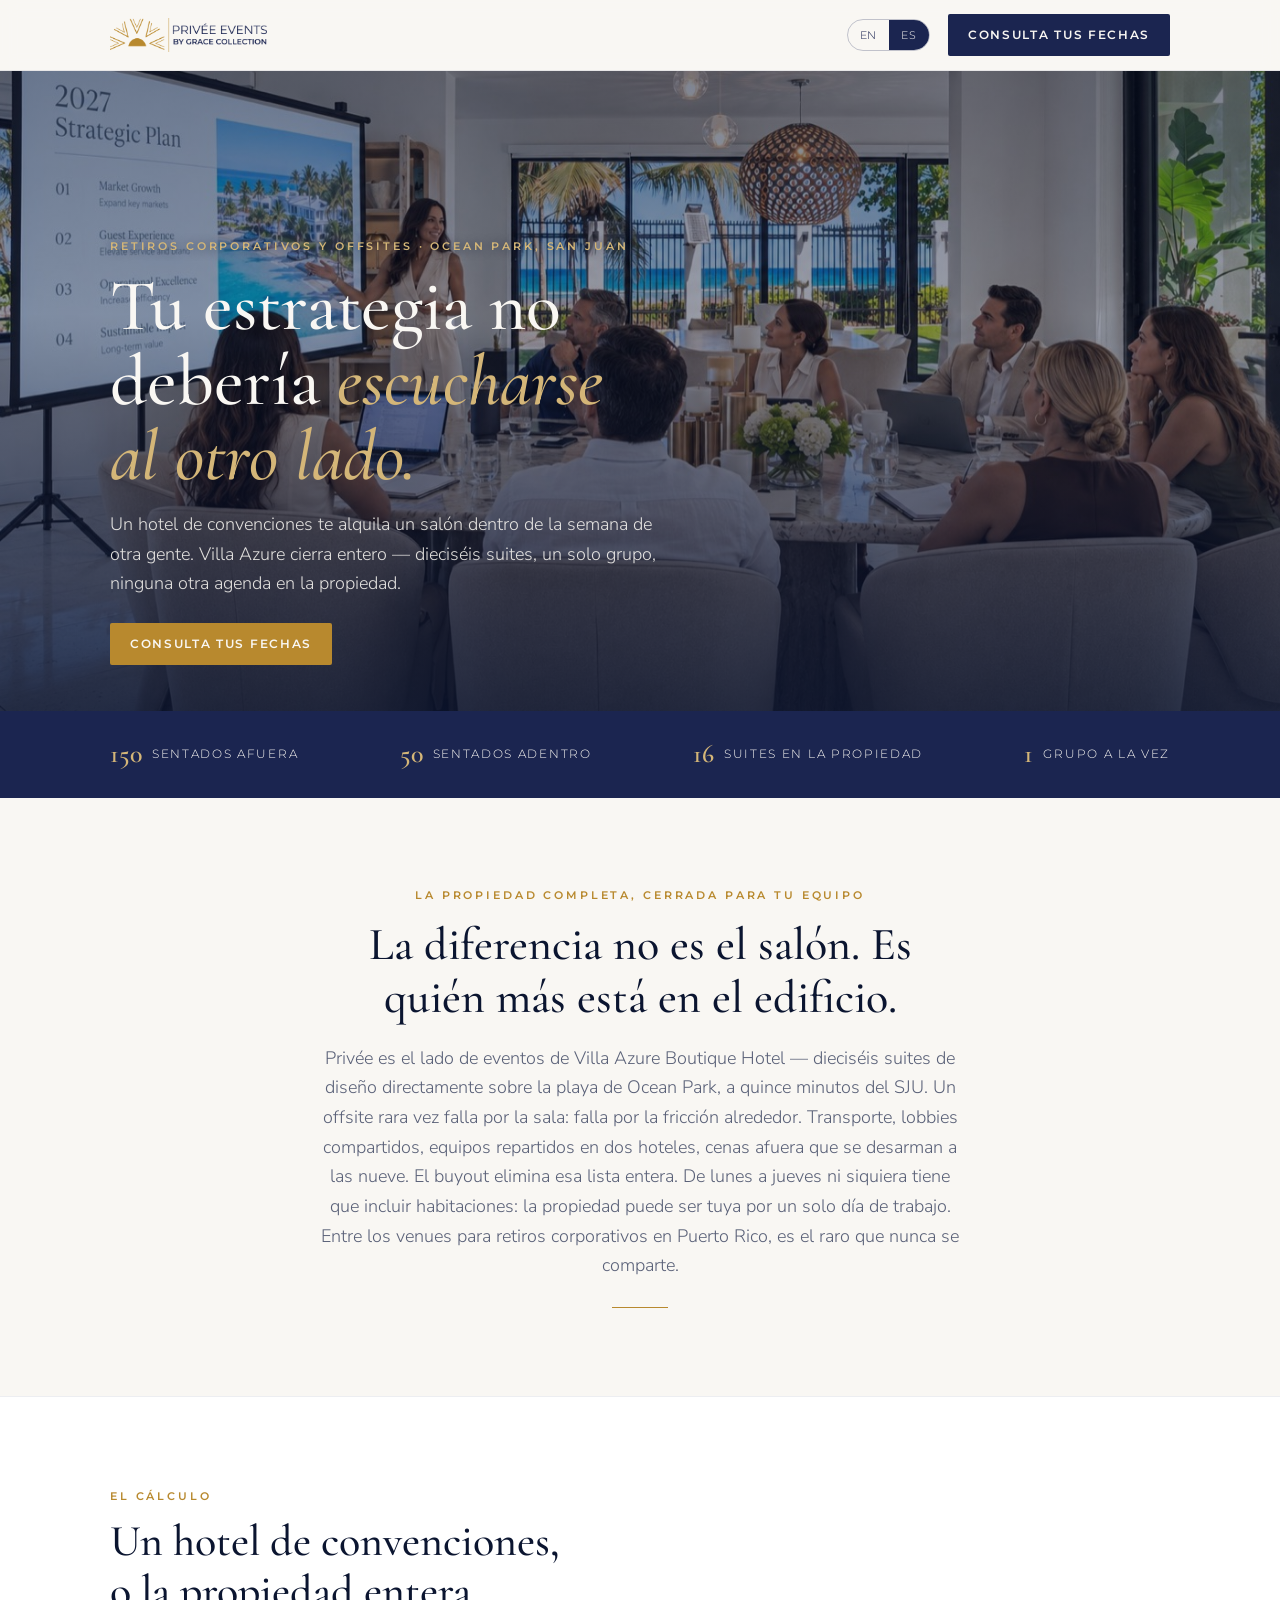
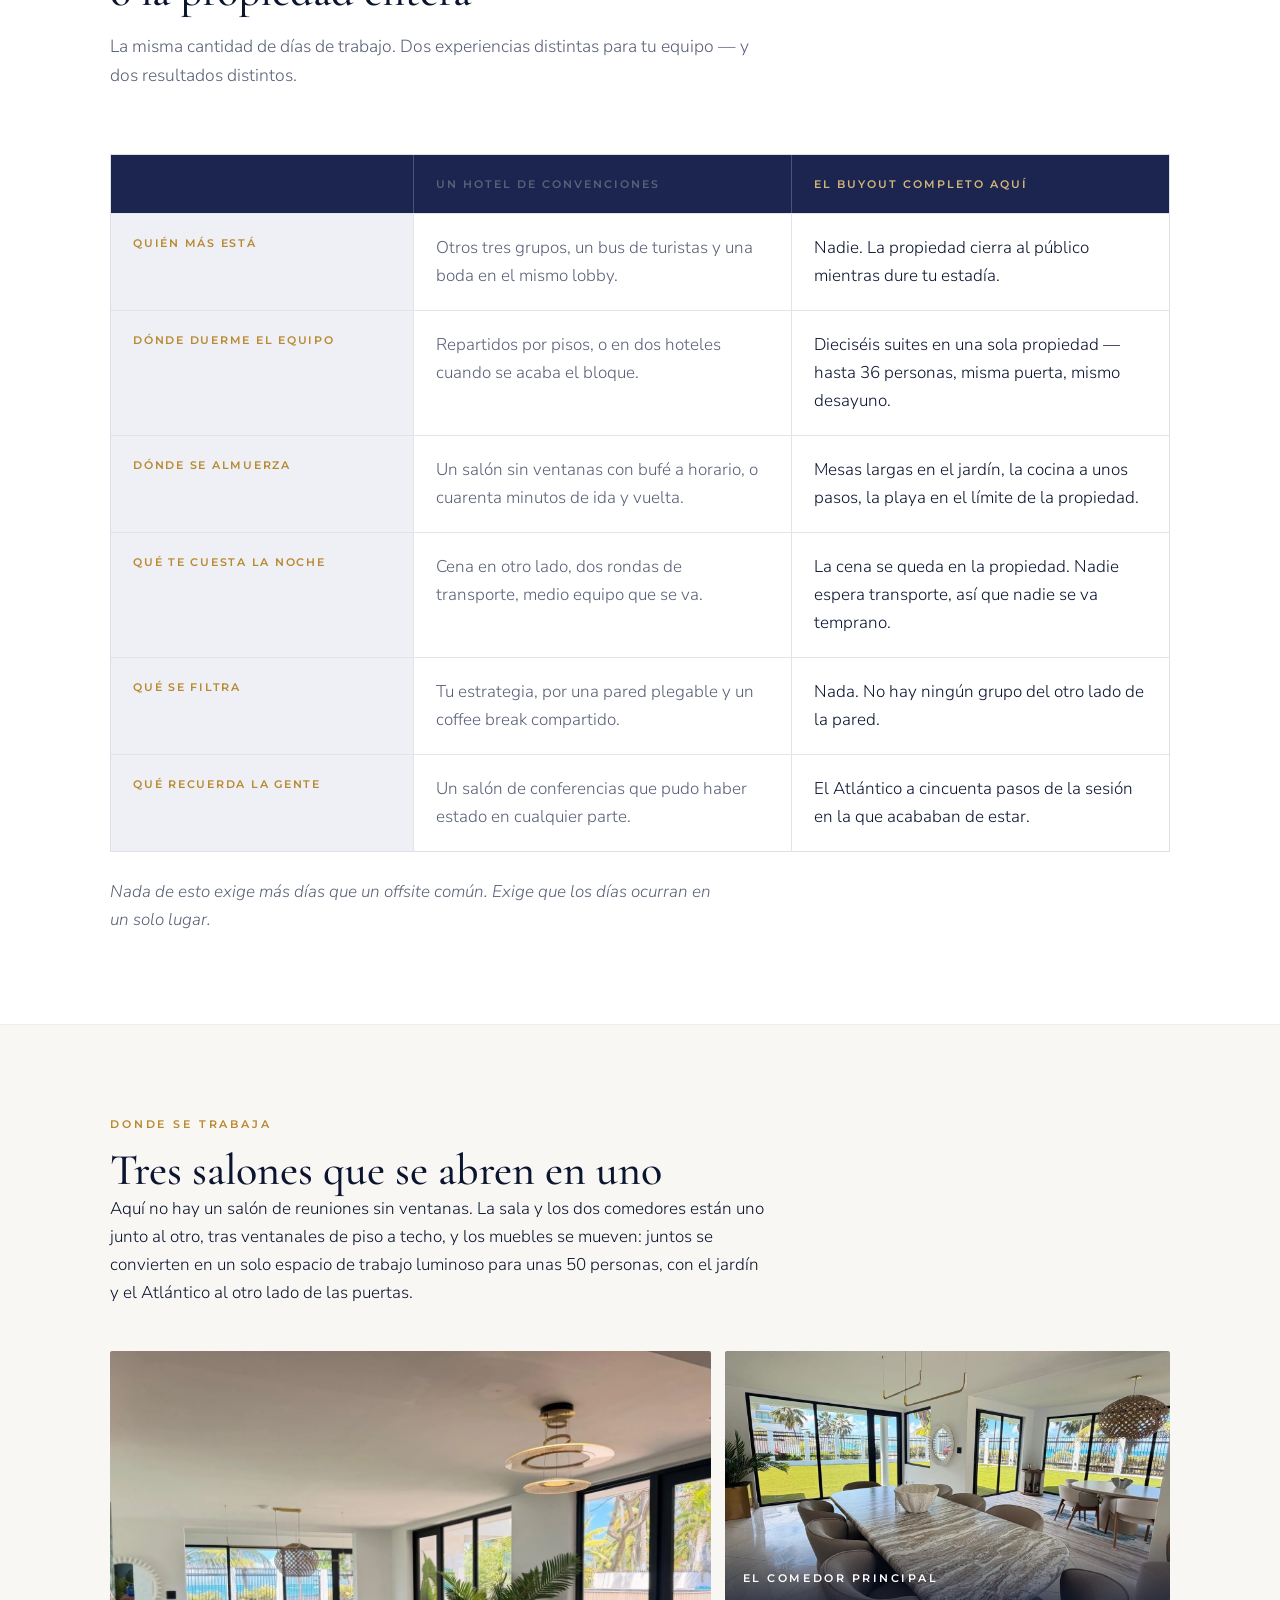
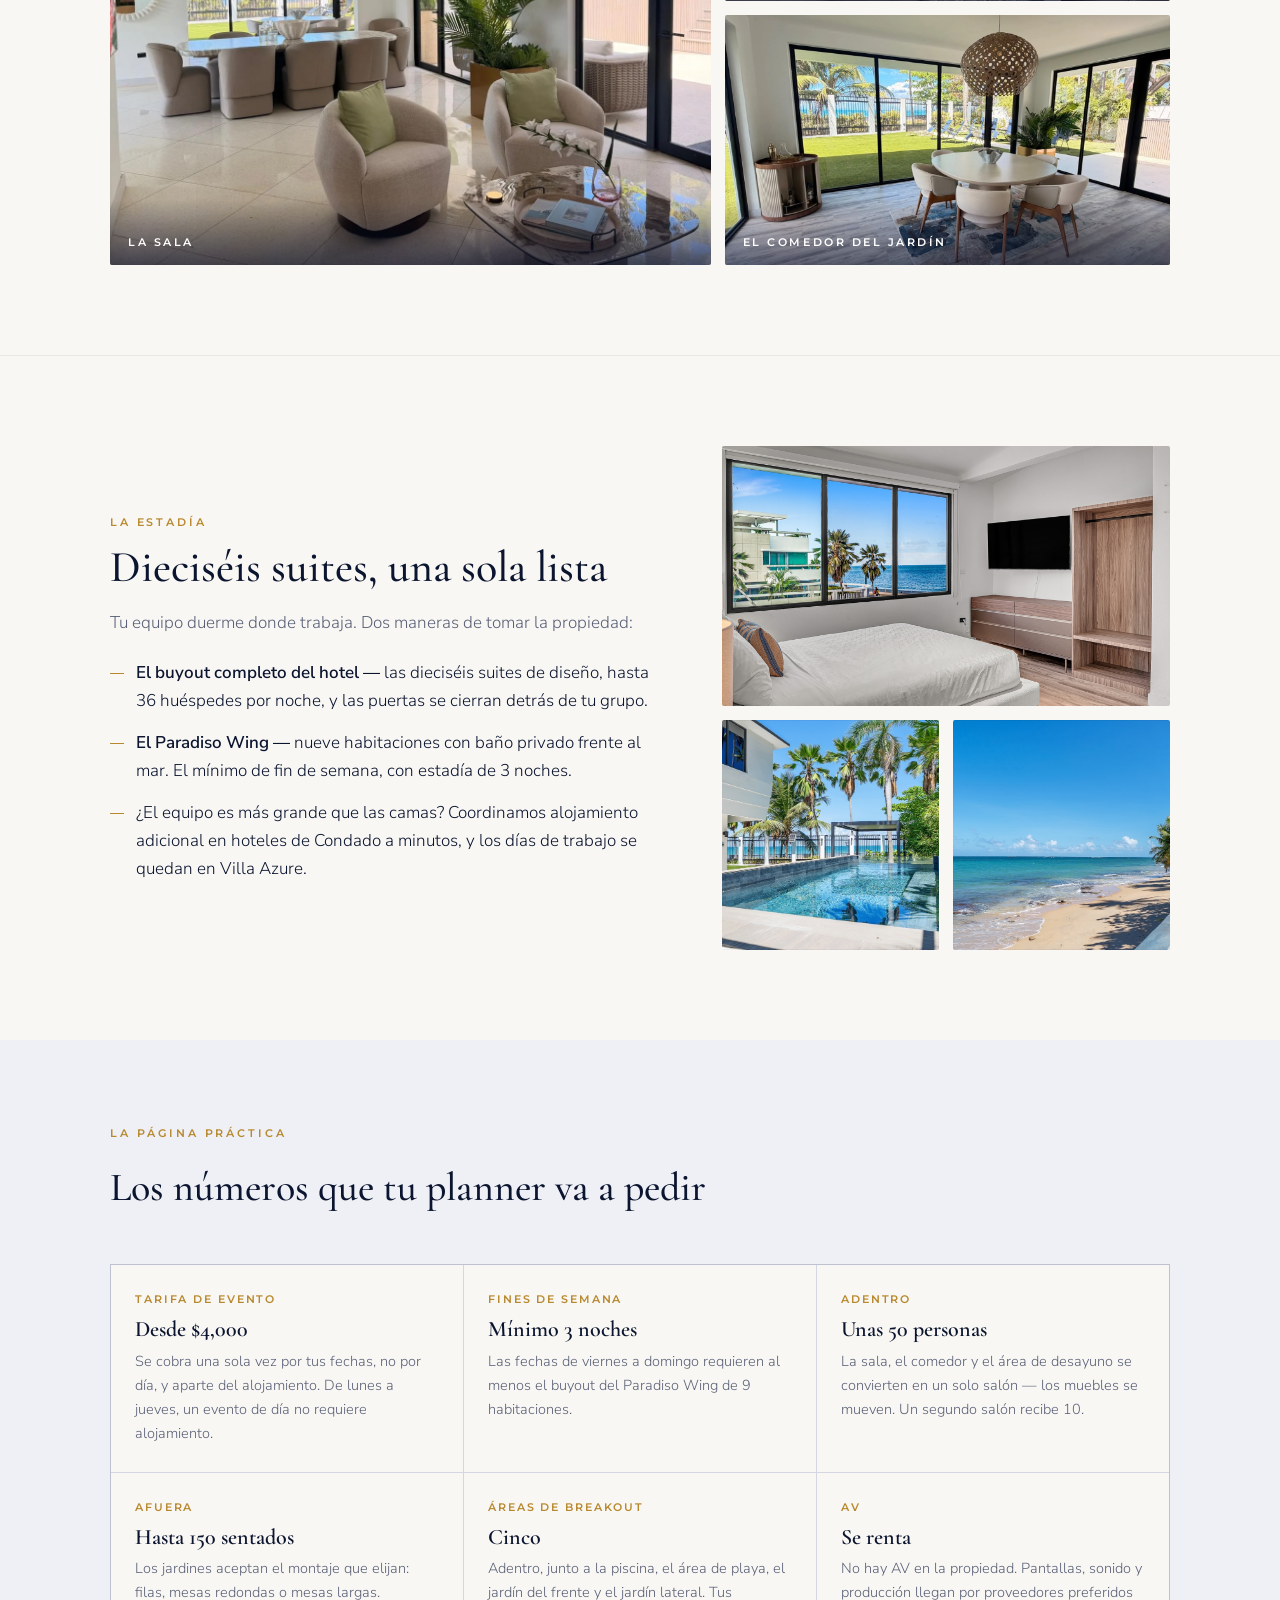
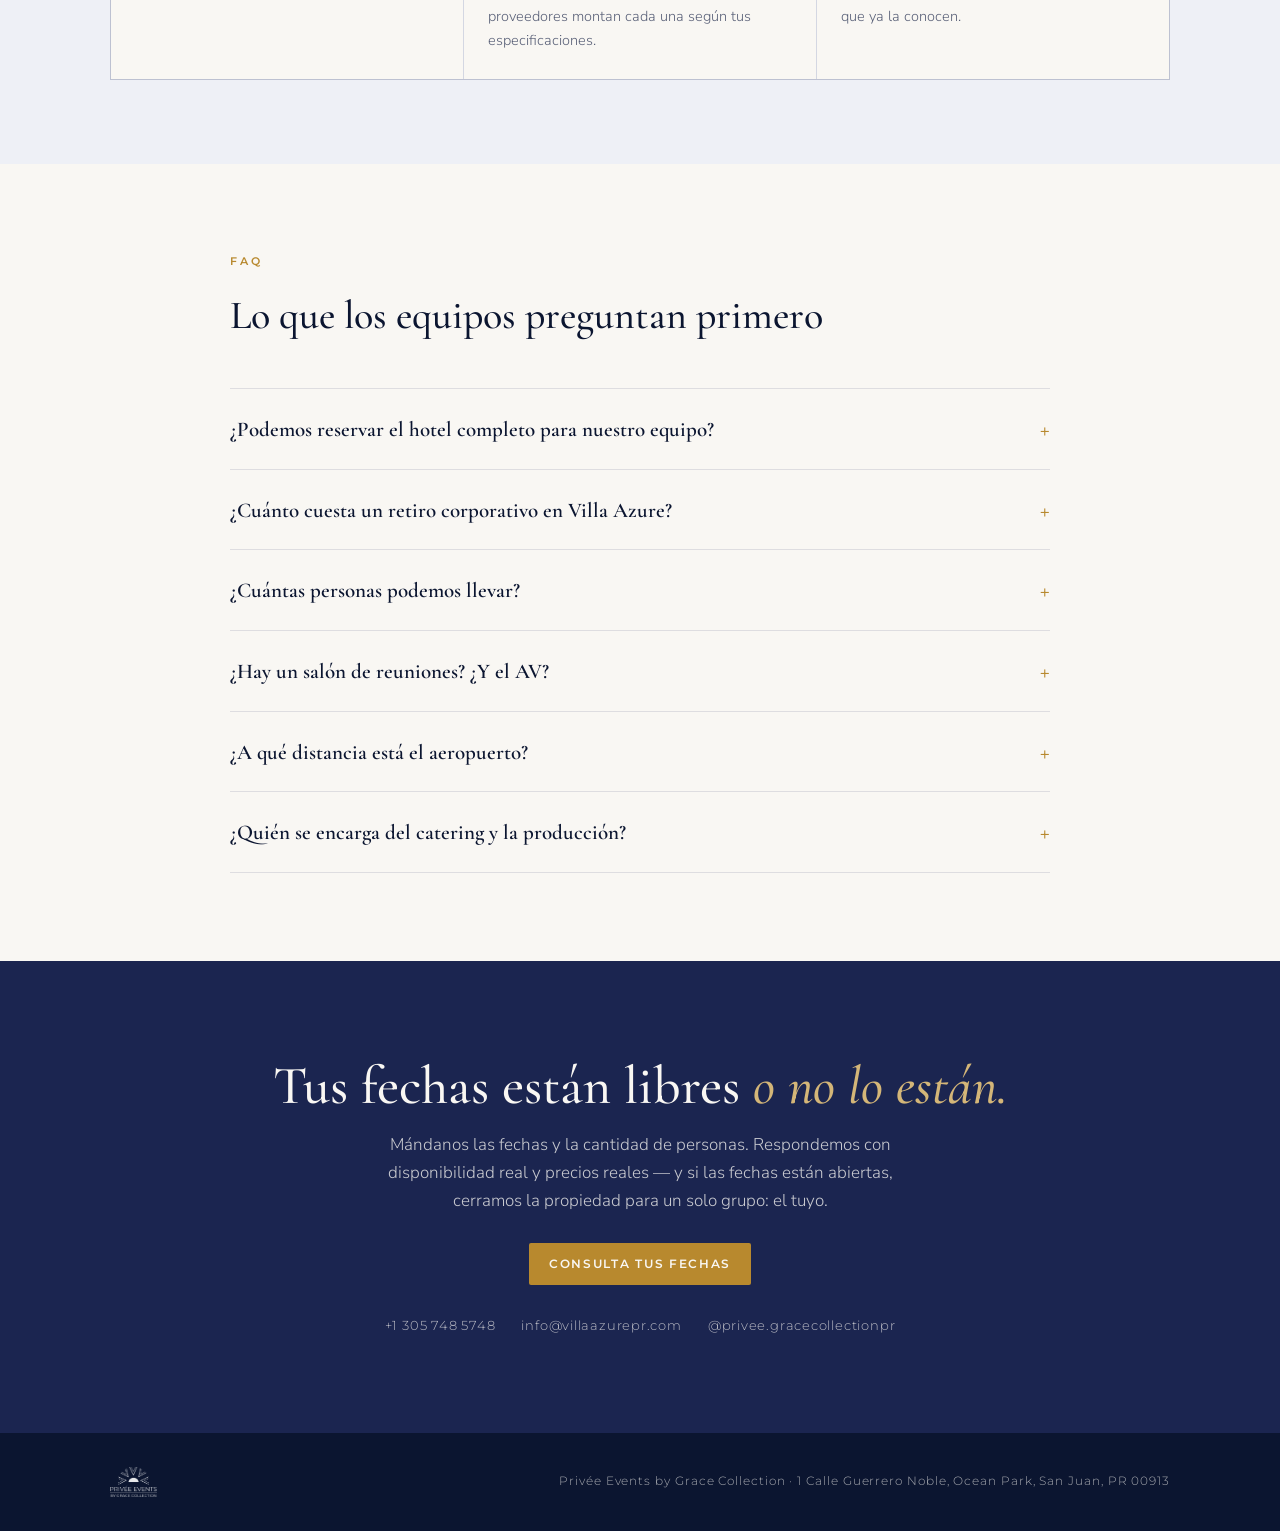
<file: es/retiros-corporativos.html>
<!doctype html>
<html lang="es">
<head>
<meta charset="utf-8"><meta name="viewport" content="width=device-width,initial-scale=1">
<!-- Google Tag Manager -->
<script>(function(w,d,s,l,i){w[l]=w[l]||[];w[l].push({'gtm.start':
new Date().getTime(),event:'gtm.js'});var f=d.getElementsByTagName(s)[0],
j=d.createElement(s),dl=l!='dataLayer'?'&l='+l:'';j.async=true;j.src=
'https://www.googletagmanager.com/gtm.js?id='+i+dl;f.parentNode.insertBefore(j,f);
})(window,document,'script','dataLayer','GTM-WXHNPFBX');</script>
<!-- End Google Tag Manager -->
<!-- Meta Pixel Code -->
<script>
!function(f,b,e,v,n,t,s)
{if(f.fbq)return;n=f.fbq=function(){n.callMethod?
n.callMethod.apply(n,arguments):n.queue.push(arguments)};
if(!f._fbq)f._fbq=n;n.push=n;n.loaded=!0;n.version='2.0';
n.queue=[];t=b.createElement(e);t.async=!0;
t.src=v;s=b.getElementsByTagName(e)[0];
s.parentNode.insertBefore(t,s)}(window, document,'script',
'https://connect.facebook.net/en_US/fbevents.js');
fbq('init', '1125153193721222');
fbq('track', 'PageView');
</script>
<noscript><img height="1" width="1" style="display:none"
src="https://www.facebook.com/tr?id=1125153193721222&ev=PageView&noscript=1"
/></noscript>
<!-- End Meta Pixel Code -->
<title>Venue para Retiros Corporativos en San Juan, Puerto Rico | Privée Events by Grace Collection</title>
<meta name="description" content="Reserva completo un hotel boutique de 16 suites frente al mar en San Juan para tu offsite. Un grupo a la vez, sin lobby compartido.">
<link rel="canonical" href="https://privee.gracecollectionpr.com/es/retiros-corporativos">
<link rel="alternate" hreflang="en" href="https://privee.gracecollectionpr.com/corporate-retreats">
<link rel="alternate" hreflang="es" href="https://privee.gracecollectionpr.com/es/retiros-corporativos">
<link rel="alternate" hreflang="x-default" href="https://privee.gracecollectionpr.com/corporate-retreats">
<meta property="og:type" content="website">
<meta property="og:title" content="Venue para Retiros Corporativos en San Juan, Puerto Rico | Privée Events">
<meta property="og:description" content="Un hotel boutique de 16 suites frente al mar en Ocean Park, San Juan — reservado completo para tu equipo. Un grupo a la vez.">
<meta property="og:url" content="https://privee.gracecollectionpr.com/es/retiros-corporativos">
<meta property="og:image" content="https://privee.gracecollectionpr.com/img/corp-meeting.jpg">
<meta name="twitter:card" content="summary_large_image">
<link rel="preconnect" href="https://fonts.googleapis.com"><link rel="preconnect" href="https://fonts.gstatic.com" crossorigin><link href="https://fonts.googleapis.com/css2?family=Cormorant+Garamond:ital,wght@0,400;0,500;0,600;1,400;1,500;1,600&family=Montserrat:wght@400;500;600;700&family=Nunito+Sans:ital,wght@0,300;0,400;0,600;1,300;1,400&display=swap" rel="stylesheet">
<style>

/* Layout: one editorial column with a timeline spine — the wedding day told hour by hour. Single light theme by brand rule. */
:root{
  --ink:#0B1530; --navy:#1B2550; --bronze:#B8892E; --champ:#D4B678;
  --paper:#F9F7F3; --paper2:#EEF0F6; --muted:#5A6178;
  --display:"Cormorant Garamond",Georgia,serif;
  --sans:"Montserrat",-apple-system,Helvetica,Arial,sans-serif;
  --body:"Nunito Sans",-apple-system,Helvetica,Arial,sans-serif;
}
*{margin:0;padding:0;box-sizing:border-box}
html{scroll-behavior:smooth}
body{background:var(--paper);color:var(--ink);font-family:var(--body);font-size:17px;line-height:1.65;font-weight:300}
img{max-width:100%;display:block}
.gutter{padding-left:max(16px,env(safe-area-inset-left,0px));padding-right:max(16px,env(safe-area-inset-right,0px))}
.wrap{max-width:1060px;margin:0 auto}

/* top bar */
.bar{position:sticky;top:env(safe-area-inset-top,0px);z-index:50;background:rgba(249,247,243,.92);backdrop-filter:blur(8px);border-bottom:1px solid rgba(27,37,80,.08)}
body::before{content:"";position:fixed;inset:0 0 auto;height:env(safe-area-inset-top,0px);z-index:60;background:rgba(249,247,243,.92)}
.bar .wrap{display:flex;align-items:center;justify-content:space-between;gap:16px;padding-block:14px}
.bar img{height:34px;width:auto}
.barright{display:flex;align-items:center;gap:18px}
.lang{display:flex;border:1px solid rgba(27,37,80,.25);border-radius:999px;overflow:hidden}
.lang a{text-decoration:none;display:block;font-family:var(--sans);font-size:11px;letter-spacing:.08em;padding:6px 12px;border:0;background:transparent;color:var(--navy)}
.lang a.on{background:var(--navy);color:var(--paper)}
.cta{font-family:var(--sans);font-size:12px;font-weight:600;letter-spacing:.14em;text-transform:uppercase;color:var(--paper);background:var(--navy);padding:11px 20px;border-radius:2px;text-decoration:none;white-space:nowrap}
.cta:hover{background:var(--bronze)}
.cta.ghost{background:transparent;color:var(--navy);border:1px solid var(--navy)}
.cta.ghost:hover{background:var(--navy);color:var(--paper)}

/* hero */
.hero{position:relative;overflow:hidden}
.hero img{width:100%;height:min(78vh,640px);object-fit:cover}
.hero .veil{position:absolute;inset:0;background:linear-gradient(180deg,rgba(11,21,48,.38) 0%,rgba(11,21,48,.2) 35%,rgba(11,21,48,.78) 100%)}
.hero .inner{position:absolute;inset:auto 0 0 0;color:var(--paper)}
.hero .inner .wrap{padding-block:46px}
.eyebrow{font-family:var(--sans);font-size:11px;font-weight:600;letter-spacing:.26em;text-transform:uppercase}
.hero .eyebrow{color:var(--champ);text-shadow:0 1px 10px rgba(11,21,48,.55)}
h1{font-family:var(--display);font-weight:500;font-size:clamp(38px,6.4vw,72px);line-height:1.04;text-wrap:balance;margin-top:14px;max-width:16ch}
h1 em{font-style:italic;color:var(--champ)}
.hero p{max-width:52ch;margin-top:16px;font-size:18px;color:rgba(249,247,243,.88)}
.hero .cta{display:inline-block;margin-top:24px;background:var(--bronze)}
.hero .cta:hover{background:var(--champ);color:var(--ink)}

/* facts band */
.facts{background:var(--navy);color:var(--paper)}
.facts .wrap{display:flex;flex-wrap:wrap;justify-content:space-between;gap:8px 28px;padding-block:22px}
.fact{font-family:var(--sans);font-size:12px;letter-spacing:.14em;text-transform:uppercase;display:flex;align-items:center;gap:10px}
.fact b{font-family:var(--display);font-size:26px;font-weight:600;letter-spacing:0;color:var(--champ)}

/* intro */
.intro .wrap{padding-block:88px;max-width:760px;text-align:center}
.intro h2{font-family:var(--display);font-weight:500;font-size:clamp(30px,4.4vw,46px);line-height:1.15;text-wrap:balance}
.intro p{margin-top:20px;color:var(--muted);font-size:18px;max-width:58ch;margin-inline:auto}
.rule{width:56px;height:1px;background:var(--bronze);margin:26px auto 0}

/* timeline */
.day{background:#fff;border-block:1px solid rgba(27,37,80,.08)}
.day .wrap{padding-block:90px}
.day .head{max-width:640px;margin-bottom:64px}
.day h2{font-family:var(--display);font-weight:500;font-size:clamp(30px,4.4vw,44px);line-height:1.12;text-wrap:balance;margin-top:12px}
.moment{display:grid;grid-template-columns:110px 1fr 1fr;gap:clamp(20px,4vw,56px);align-items:center;padding-block:44px;border-top:1px solid rgba(27,37,80,.1)}
.moment:last-of-type{border-bottom:1px solid rgba(27,37,80,.1)}
.when{font-family:var(--display);font-size:clamp(22px,2.6vw,30px);font-style:italic;color:var(--bronze);font-variant-numeric:tabular-nums;align-self:start;padding-top:4px}
.moment h3{font-family:var(--display);font-weight:600;font-size:clamp(22px,2.8vw,30px);line-height:1.15}
.moment p{margin-top:10px;color:var(--muted)}
.moment figure{overflow:hidden;border-radius:2px}
.moment img{width:100%;height:300px;object-fit:cover;transition:transform .8s cubic-bezier(.2,.8,.2,1)}
.moment:hover img{transform:scale(1.035)}
.moment:nth-child(even) figure{grid-column:2;grid-row:1}
.moment:nth-child(even) .when{grid-column:1;grid-row:1}
.moment:nth-child(even) > div:nth-of-type(2){grid-column:3;grid-row:1}

/* stay */
.stay .wrap{padding-block:90px;display:grid;grid-template-columns:1.1fr .9fr;gap:clamp(28px,5vw,72px);align-items:center}
.stay h2{font-family:var(--display);font-weight:500;font-size:clamp(30px,4.2vw,44px);line-height:1.12;text-wrap:balance;margin-top:12px}
.stay p{margin-top:16px;color:var(--muted)}
.stay ul{margin-top:22px;list-style:none;display:grid;gap:14px}
.stay li{display:grid;grid-template-columns:14px 1fr;gap:12px;align-items:baseline}
.stay li::before{content:"";width:14px;height:1px;background:var(--bronze);transform:translateY(-4px)}
.stay li b{font-weight:600;color:var(--ink)}
.stayimgs{display:grid;grid-template-columns:1fr 1fr;gap:14px}
.stayimgs img{width:100%;height:230px;object-fit:cover;border-radius:2px}
.stayimgs img:first-child{grid-column:1/-1;height:260px}

/* details */
.details{background:var(--paper2)}
.details .wrap{padding-block:84px}
.details h2{font-family:var(--display);font-weight:500;font-size:clamp(28px,4vw,40px);margin-top:12px}
.dgrid{margin-top:44px;display:grid;grid-template-columns:repeat(3,1fr);gap:1px;background:rgba(27,37,80,.12);border:1px solid rgba(27,37,80,.12)}
.cell{background:var(--paper);padding:26px 24px}
.cell .k{font-family:var(--sans);font-size:10.5px;font-weight:600;letter-spacing:.18em;text-transform:uppercase;color:var(--bronze)}
.cell .v{font-family:var(--display);font-size:22px;font-weight:600;margin-top:8px;line-height:1.25}
.cell .s{font-size:14.5px;color:var(--muted);margin-top:6px}

/* faq */
.faq .wrap{padding-block:88px;max-width:820px}
.faq h2{font-family:var(--display);font-weight:500;font-size:clamp(28px,4vw,40px);margin-top:12px}
.faq details{border-top:1px solid rgba(27,37,80,.12);padding-block:20px}
.faq details:last-of-type{border-bottom:1px solid rgba(27,37,80,.12)}
.faq summary{cursor:pointer;font-family:var(--display);font-size:21px;font-weight:600;list-style:none;display:flex;justify-content:space-between;gap:18px;align-items:baseline}
.faq summary::-webkit-details-marker{display:none}
.faq summary::after{content:"+";font-family:var(--display);color:var(--bronze);font-size:24px;flex:none}
.faq details[open] summary::after{content:"–"}
.faq details p{margin-top:12px;color:var(--muted);max-width:62ch}
.faq .mt{margin-top:40px}

/* final cta */
.final{background:var(--navy);color:var(--paper);position:relative;overflow:hidden}
.final .wrap{padding-block:96px;text-align:center;position:relative}
.final h2{font-family:var(--display);font-weight:500;font-size:clamp(32px,5vw,54px);line-height:1.08;text-wrap:balance}
.final h2 em{font-style:italic;color:var(--champ)}
.final p{margin-top:16px;color:rgba(249,247,243,.78);max-width:52ch;margin-inline:auto}
.final .cta{display:inline-block;margin-top:28px;background:var(--bronze)}
.final .cta:hover{background:var(--champ);color:var(--ink)}
.contact{margin-top:30px;font-family:var(--sans);font-size:13px;letter-spacing:.06em;color:rgba(249,247,243,.72);display:flex;flex-wrap:wrap;justify-content:center;gap:10px 26px}
.contact span{user-select:all}

/* footer */
footer{background:var(--ink);color:rgba(249,247,243,.65)}
footer .wrap{padding-block:34px;display:flex;flex-wrap:wrap;gap:14px 30px;align-items:center;justify-content:space-between;font-family:var(--sans);font-size:11.5px;letter-spacing:.08em}
footer img{height:30px;width:auto;opacity:.9}
.note{font-style:italic;opacity:.75}

@media (max-width:860px){
  .moment{grid-template-columns:1fr;gap:16px}
  .when{padding-top:0}
  .moment:nth-child(even) figure,.moment:nth-child(even) .when,.moment:nth-child(even) > div:nth-of-type(2){grid-column:auto;grid-row:auto}
  .moment img{height:240px}
  .stay .wrap{grid-template-columns:1fr}
  .dgrid{grid-template-columns:1fr 1fr}
}
@media (max-width:720px){
  /* the hero crops to a narrow slice on phones, so the text sits over the couple:
     ramp the veil earlier and deeper so type stays legible */
  .hero .veil{background:linear-gradient(180deg,rgba(11,21,48,.34) 0%,rgba(11,21,48,.26) 18%,rgba(11,21,48,.6) 46%,rgba(11,21,48,.86) 100%)}
  .hero .eyebrow{text-shadow:0 1px 12px rgba(11,21,48,.8)}
  h1{font-size:clamp(34px,8.4vw,44px)}
  .hero p{font-size:16.5px;max-width:34ch}
}
@media (max-width:540px){
  .dgrid{grid-template-columns:1fr}
  .bar .cta{display:none}
  .facts .wrap{justify-content:flex-start}
}
@media (prefers-reduced-motion:reduce){
  .moment img{transition:none}
  html{scroll-behavior:auto}
}

/* this hero has a lit projector screen behind the headline, so it needs a
   deeper veil than the weddings hero; the phone ramp is restated after it */
.hero .veil{background:linear-gradient(180deg,rgba(11,21,48,.52) 0%,rgba(11,21,48,.42) 38%,rgba(11,21,48,.84) 100%)}
@media (max-width:720px){
  .hero .veil{background:linear-gradient(180deg,rgba(11,21,48,.46) 0%,rgba(11,21,48,.4) 18%,rgba(11,21,48,.66) 46%,rgba(11,21,48,.88) 100%)}
}

/* comparison table */
.day .head .lead{margin-top:16px;color:var(--muted);font-size:17.5px;max-width:60ch}
.ctable{margin-top:52px;border:1px solid rgba(27,37,80,.14)}
.crow{display:grid;grid-template-columns:1fr 1.25fr 1.25fr}
.crow:first-child{border-top:0}
.crow+.crow{border-top:1px solid rgba(27,37,80,.12)}
.crow>div{padding:20px 22px}
.chead{background:var(--navy);color:var(--paper)}
.chead .cq,.chead .ca,.chead .cb{background:transparent;border-left-color:rgba(249,247,243,.22)}
.chead .ca,.chead .cb{font-family:var(--sans);font-size:11px;font-weight:600;letter-spacing:.18em;text-transform:uppercase}
.chead .cb{color:var(--champ)}
.cq{font-family:var(--sans);font-size:11px;font-weight:600;letter-spacing:.16em;text-transform:uppercase;color:var(--bronze);background:var(--paper2)}
.ca{color:var(--muted);border-left:1px solid rgba(27,37,80,.12)}
.cb{border-left:1px solid rgba(27,37,80,.12);background:#fff;color:var(--ink)}
.lbl2{display:none}
.cfoot{margin-top:26px;color:var(--muted);font-style:italic;max-width:62ch}
@media (max-width:860px){
  .crow{grid-template-columns:1fr}
  .crow>div{padding:14px 18px}
  .ca,.cb{border-left:0;border-top:1px solid rgba(27,37,80,.1)}
  .chead{display:none}
  .ca .lbl2,.cb .lbl2{display:block;font-family:var(--sans);font-size:10px;font-weight:600;letter-spacing:.16em;text-transform:uppercase;margin-bottom:5px;font-style:normal;color:var(--muted)}
  .cb .lbl2{color:var(--bronze)}
}

/* indoor rooms */
.rooms{border-bottom:1px solid rgba(27,37,80,.08)}
.rooms .wrap{padding-block:90px}
.rooms .head{max-width:660px;margin-bottom:44px}
.rooms h2{font-family:var(--display);font-weight:500;font-size:clamp(30px,4.4vw,44px);line-height:1.12;text-wrap:balance;margin-top:12px}
.rgrid{display:grid;grid-template-columns:1.35fr 1fr;grid-template-rows:250px 250px;gap:14px}
.rgrid figure{position:relative;margin:0;overflow:hidden;border-radius:2px}
.rgrid figure:first-child{grid-row:1/3}
.rgrid img{width:100%;height:100%;object-fit:cover;display:block}
.rgrid figcaption{position:absolute;left:0;right:0;bottom:0;padding:34px 18px 14px;background:linear-gradient(transparent,rgba(11,21,48,.62));color:#fff;font-family:var(--sans);font-size:10.5px;font-weight:600;letter-spacing:.24em;text-transform:uppercase}
@media (max-width:720px){.rgrid{grid-template-columns:1fr;grid-template-rows:none}.rgrid figure:first-child{grid-row:auto}.rgrid img{height:auto;aspect-ratio:4/3}.rooms .wrap{padding-block:64px}}
</style>
<script type="application/ld+json">
{
 "@context": "https://schema.org",
 "@type": "FAQPage",
 "mainEntity": [
  {
   "@type": "Question",
   "name": "¿Podemos reservar el hotel completo para nuestro equipo?",
   "acceptedAnswer": {
    "@type": "Answer",
    "text": "Sí — así es como normalmente funciona un retiro aquí. El buyout completo son las dieciséis suites de diseño, con la propiedad cerrada al público mientras dure. Los grupos más pequeños suelen tomar el Paradiso Wing de nueve habitaciones frente al mar. En cualquiera de los dos casos, es un grupo a la vez."
   }
  },
  {
   "@type": "Question",
   "name": "¿Cuánto cuesta un retiro corporativo en Villa Azure?",
   "acceptedAnswer": {
    "@type": "Answer",
    "text": "La tarifa de evento comienza en $4,000 y se cobra una sola vez por tus fechas, no por día, con el alojamiento aparte. De lunes a jueves un evento de día no requiere alojamiento, así que un equipo local puede reunirse aquí sin reservar habitaciones. Las fechas de viernes a domingo requieren al menos el Paradiso Wing de nueve habitaciones con un mínimo de tres noches. La cotización depende de las fechas, la cantidad de personas y el formato — mándanos esos datos y respondemos con números reales, no con rangos."
   }
  },
  {
   "@type": "Question",
   "name": "¿Cuántas personas podemos llevar?",
   "acceptedAnswer": {
    "@type": "Answer",
    "text": "Hasta 150 pueden sentarse afuera en los jardines, con el montaje que mejor funcione para la sesión, y unas 50 adentro. Hasta 36 duermen en la propiedad en las dieciséis suites. Si el equipo es más grande que la cantidad de camas, coordinamos alojamiento adicional en hoteles de Condado a minutos y los días de trabajo se quedan aquí."
   }
  },
  {
   "@type": "Question",
   "name": "¿Hay un salón de reuniones? ¿Y el AV?",
   "acceptedAnswer": {
    "@type": "Answer",
    "text": "No hay un salón de conferencias dedicado. La sala, el comedor y el área de desayuno se abren en un solo espacio de reunión para unas 50 personas, y los muebles se mueven con facilidad según el formato; un segundo salón más pequeño recibe a un grupo de diez. No hay AV en la propiedad, así que las pantallas, el sonido y la producción se rentan por proveedores preferidos que ya conocen cada rincón. La propiedad tiene wifi de alta velocidad. Los breakouts ocurren en cinco áreas — adentro, junto a la piscina, el área de playa, el jardín del frente y el jardín lateral — y tus proveedores montan cada una según tus especificaciones, no nosotros."
   }
  },
  {
   "@type": "Question",
   "name": "¿A qué distancia está el aeropuerto?",
   "acceptedAnswer": {
    "@type": "Answer",
    "text": "A quince minutos del aeropuerto internacional de San Juan (SJU), en 1 Calle Guerrero Noble, Ocean Park — un barrio de la ciudad frente al mar, no una zona hotelera a una hora. Los equipos que llegan en avión aterrizan y están en la propiedad antes del almuerzo."
   }
  },
  {
   "@type": "Question",
   "name": "¿Quién se encarga del catering y la producción?",
   "acceptedAnswer": {
    "@type": "Answer",
    "text": "Trabajas con nuestra lista curada de proveedores preferidos — equipos de catering, AV y producción que ya han trabajado la propiedad. También tenemos una lista de planners de confianza que pueden llevar el programa completo contigo."
   }
  }
 ]
}
</script>
</head>
<body>
<noscript><iframe src="https://www.googletagmanager.com/ns.html?id=GTM-WXHNPFBX"
height="0" width="0" style="display:none;visibility:hidden"></iframe></noscript>
<div id="page">

<div class="bar gutter"><div class="wrap">
  <a href="/" aria-label="Privée Events — home"><img src="/img/logo-h-navy.png" alt="Privée Events by Grace Collection"></a>
  <div class="barright">
    <div class="lang" role="group" aria-label="Language / Idioma">
      <a href="/corporate-retreats" onclick="try{localStorage.setItem('lang','en');localStorage.setItem('privee_lang','en')}catch(e){}">EN</a>
      <a class="on" href="/es/retiros-corporativos" aria-current="page">ES</a>
    </div>
    <a class="cta" href="/questionnaire">
      Consulta tus fechas
    </a>
  </div>
</div></div>

<section class="hero">
  <img src="/img/corp-meeting.jpg" alt="Sesión de estrategia con vista al mar en Villa Azure, San Juan, Puerto Rico" fetchpriority="high">
  <div class="veil"></div>
  <div class="inner gutter"><div class="wrap">
    <div class="eyebrow">Retiros corporativos y offsites · Ocean Park, San Juan</div>
    <h1>Tu estrategia no debería <em>escucharse al otro lado.</em></h1>
    <p>Un hotel de convenciones te alquila un salón dentro de la semana de otra gente. Villa Azure cierra entero — dieciséis suites, un solo grupo, ninguna otra agenda en la propiedad.</p>
    <a class="cta" href="/questionnaire">Consulta tus fechas</a>
  </div></div>
</section>

<div class="facts gutter"><div class="wrap">
  <div class="fact"><b>150</b> sentados afuera</div>
  <div class="fact"><b>50</b> sentados adentro</div>
  <div class="fact"><b>16</b> suites en la propiedad</div>
  <div class="fact"><b>1</b> grupo a la vez</div>
</div></div>

<section class="intro gutter"><div class="wrap">
  <div class="eyebrow" style="color:var(--bronze)">La propiedad completa, cerrada para tu equipo</div>
  <h2 style="margin-top:14px">La diferencia no es el salón. Es quién más está en el edificio.</h2>
  <p>Privée es el lado de eventos de Villa Azure Boutique Hotel — dieciséis suites de diseño directamente sobre la playa de Ocean Park, a quince minutos del SJU. Un offsite rara vez falla por la sala: falla por la fricción alrededor. Transporte, lobbies compartidos, equipos repartidos en dos hoteles, cenas afuera que se desarman a las nueve. El buyout elimina esa lista entera. De lunes a jueves ni siquiera tiene que incluir habitaciones: la propiedad puede ser tuya por un solo día de trabajo. Entre los venues para retiros corporativos en Puerto Rico, es el raro que nunca se comparte.</p>
  <div class="rule"></div>
</div></section>

<section class="day gutter"><div class="wrap">
  <div class="head">
    <div class="eyebrow" style="color:var(--bronze)">El cálculo</div>
    <h2>Un hotel de convenciones, o la propiedad entera</h2>
    <p class="lead">La misma cantidad de días de trabajo. Dos experiencias distintas para tu equipo — y dos resultados distintos.</p>
  </div>
  <div class="ctable">
    <div class="crow chead">
      <div class="cq"></div>
      <div class="ca">Un hotel de convenciones</div>
      <div class="cb">El buyout completo aquí</div>
    </div>
    <div class="crow">
      <div class="cq">Quién más está</div>
      <div class="ca"><i class="lbl2">Un hotel de convenciones</i>Otros tres grupos, un bus de turistas y una boda en el mismo lobby.</div>
      <div class="cb"><i class="lbl2">El buyout completo aquí</i>Nadie. La propiedad cierra al público mientras dure tu estadía.</div>
    </div>
    <div class="crow">
      <div class="cq">Dónde duerme el equipo</div>
      <div class="ca"><i class="lbl2">Un hotel de convenciones</i>Repartidos por pisos, o en dos hoteles cuando se acaba el bloque.</div>
      <div class="cb"><i class="lbl2">El buyout completo aquí</i>Dieciséis suites en una sola propiedad — hasta 36 personas, misma puerta, mismo desayuno.</div>
    </div>
    <div class="crow">
      <div class="cq">Dónde se almuerza</div>
      <div class="ca"><i class="lbl2">Un hotel de convenciones</i>Un salón sin ventanas con bufé a horario, o cuarenta minutos de ida y vuelta.</div>
      <div class="cb"><i class="lbl2">El buyout completo aquí</i>Mesas largas en el jardín, la cocina a unos pasos, la playa en el límite de la propiedad.</div>
    </div>
    <div class="crow">
      <div class="cq">Qué te cuesta la noche</div>
      <div class="ca"><i class="lbl2">Un hotel de convenciones</i>Cena en otro lado, dos rondas de transporte, medio equipo que se va.</div>
      <div class="cb"><i class="lbl2">El buyout completo aquí</i>La cena se queda en la propiedad. Nadie espera transporte, así que nadie se va temprano.</div>
    </div>
    <div class="crow">
      <div class="cq">Qué se filtra</div>
      <div class="ca"><i class="lbl2">Un hotel de convenciones</i>Tu estrategia, por una pared plegable y un coffee break compartido.</div>
      <div class="cb"><i class="lbl2">El buyout completo aquí</i>Nada. No hay ningún grupo del otro lado de la pared.</div>
    </div>
    <div class="crow">
      <div class="cq">Qué recuerda la gente</div>
      <div class="ca"><i class="lbl2">Un hotel de convenciones</i>Un salón de conferencias que pudo haber estado en cualquier parte.</div>
      <div class="cb"><i class="lbl2">El buyout completo aquí</i>El Atlántico a cincuenta pasos de la sesión en la que acababan de estar.</div>
    </div>
  </div>
  <p class="cfoot">Nada de esto exige más días que un offsite común. Exige que los días ocurran en un solo lugar.</p>
</div></section>

<section class="rooms gutter"><div class="wrap">
  <div class="head">
    <div class="eyebrow" style="color:var(--bronze)">Donde se trabaja</div>
    <h2>Tres salones que se abren en uno</h2>
    <p class="lead">Aquí no hay un salón de reuniones sin ventanas. La sala y los dos comedores están uno junto al otro, tras ventanales de piso a techo, y los muebles se mueven: juntos se convierten en un solo espacio de trabajo luminoso para unas 50 personas, con el jardín y el Atlántico al otro lado de las puertas.</p>
  </div>
  <div class="rgrid">
    <figure><img src="/img/corp-living.jpg" alt="Sala abierta al comedor y al mar en Villa Azure, San Juan" loading="lazy" width="1400" height="1050"><figcaption>La sala</figcaption></figure>
    <figure><img src="/img/corp-dining.jpg" alt="Comedor principal con mesa de mármol y vista al mar en Villa Azure, San Juan" loading="lazy" width="1400" height="1050"><figcaption>El comedor principal</figcaption></figure>
    <figure><img src="/img/corp-dining-garden.jpg" alt="Comedor del jardín con ventanales de piso a techo hacia el césped en Villa Azure, San Juan" loading="lazy" width="1400" height="1050"><figcaption>El comedor del jardín</figcaption></figure>
  </div>
</div></section>

<section class="stay gutter"><div class="wrap">
  <div>
    <div class="eyebrow" style="color:var(--bronze)">La estadía</div>
    <h2>Dieciséis suites, una sola lista</h2>
    <p>Tu equipo duerme donde trabaja. Dos maneras de tomar la propiedad:</p>
    <ul>
      <li><span><b>El buyout completo del hotel — </b>las dieciséis suites de diseño, hasta 36 huéspedes por noche, y las puertas se cierran detrás de tu grupo.</span></li>
      <li><span><b>El Paradiso Wing — </b>nueve habitaciones con baño privado frente al mar. El mínimo de fin de semana, con estadía de 3 noches.</span></li>
      <li><span>¿El equipo es más grande que las camas? Coordinamos alojamiento adicional en hoteles de Condado a minutos, y los días de trabajo se quedan en Villa Azure.</span></li>
    </ul>
  </div>
  <div class="stayimgs">
    <img src="/img/rail-suite.jpg" alt="Suite con vista al mar en Villa Azure Boutique Hotel, San Juan" loading="lazy">
    <img src="/img/rail-pool.jpg" alt="Piscina frente al mar con pared de cristal en Villa Azure, San Juan" loading="lazy">
    <img src="/img/rail-beach.jpg" alt="La playa de Ocean Park a pasos de Villa Azure, San Juan" loading="lazy">
  </div>
</div></section>

<section class="details gutter"><div class="wrap">
  <div class="eyebrow" style="color:var(--bronze)">La página práctica</div>
  <h2>Los números que tu planner va a pedir</h2>
  <div class="dgrid">
    <div class="cell"><div class="k">Tarifa de evento</div><div class="v">Desde $4,000</div><div class="s">Se cobra una sola vez por tus fechas, no por día, y aparte del alojamiento. De lunes a jueves, un evento de día no requiere alojamiento.</div></div>
    <div class="cell"><div class="k">Fines de semana</div><div class="v">Mínimo 3 noches</div><div class="s">Las fechas de viernes a domingo requieren al menos el buyout del Paradiso Wing de 9 habitaciones.</div></div>
    <div class="cell"><div class="k">Adentro</div><div class="v">Unas 50 personas</div><div class="s">La sala, el comedor y el área de desayuno se convierten en un solo salón — los muebles se mueven. Un segundo salón recibe 10.</div></div>
    <div class="cell"><div class="k">Afuera</div><div class="v">Hasta 150 sentados</div><div class="s">Los jardines aceptan el montaje que elijan: filas, mesas redondas o mesas largas.</div></div>
    <div class="cell"><div class="k">Áreas de breakout</div><div class="v">Cinco</div><div class="s">Adentro, junto a la piscina, el área de playa, el jardín del frente y el jardín lateral. Tus proveedores montan cada una según tus especificaciones.</div></div>
    <div class="cell"><div class="k">AV</div><div class="v">Se renta</div><div class="s">No hay AV en la propiedad. Pantallas, sonido y producción llegan por proveedores preferidos que ya la conocen.</div></div>
  </div>
</div></section>

<section class="faq gutter"><div class="wrap">
  <div class="eyebrow" style="color:var(--bronze)">FAQ</div>
  <h2>Lo que los equipos preguntan primero</h2>
  <div class="mt">
    <details><summary>¿Podemos reservar el hotel completo para nuestro equipo?</summary>
      <p>Sí — así es como normalmente funciona un retiro aquí. El buyout completo son las dieciséis suites de diseño, con la propiedad cerrada al público mientras dure. Los grupos más pequeños suelen tomar el Paradiso Wing de nueve habitaciones frente al mar. En cualquiera de los dos casos, es un grupo a la vez.</p></details>
    <details><summary>¿Cuánto cuesta un retiro corporativo en Villa Azure?</summary>
      <p>La tarifa de evento comienza en $4,000 y se cobra una sola vez por tus fechas, no por día, con el alojamiento aparte. De lunes a jueves un evento de día no requiere alojamiento, así que un equipo local puede reunirse aquí sin reservar habitaciones. Las fechas de viernes a domingo requieren al menos el Paradiso Wing de nueve habitaciones con un mínimo de tres noches. La cotización depende de las fechas, la cantidad de personas y el formato — mándanos esos datos y respondemos con números reales, no con rangos.</p></details>
    <details><summary>¿Cuántas personas podemos llevar?</summary>
      <p>Hasta 150 pueden sentarse afuera en los jardines, con el montaje que mejor funcione para la sesión, y unas 50 adentro. Hasta 36 duermen en la propiedad en las dieciséis suites. Si el equipo es más grande que la cantidad de camas, coordinamos alojamiento adicional en hoteles de Condado a minutos y los días de trabajo se quedan aquí.</p></details>
    <details><summary>¿Hay un salón de reuniones? ¿Y el AV?</summary>
      <p>No hay un salón de conferencias dedicado. La sala, el comedor y el área de desayuno se abren en un solo espacio de reunión para unas 50 personas, y los muebles se mueven con facilidad según el formato; un segundo salón más pequeño recibe a un grupo de diez. No hay AV en la propiedad, así que las pantallas, el sonido y la producción se rentan por proveedores preferidos que ya conocen cada rincón. La propiedad tiene wifi de alta velocidad. Los breakouts ocurren en cinco áreas — adentro, junto a la piscina, el área de playa, el jardín del frente y el jardín lateral — y tus proveedores montan cada una según tus especificaciones, no nosotros.</p></details>
    <details><summary>¿A qué distancia está el aeropuerto?</summary>
      <p>A quince minutos del aeropuerto internacional de San Juan (SJU), en 1 Calle Guerrero Noble, Ocean Park — un barrio de la ciudad frente al mar, no una zona hotelera a una hora. Los equipos que llegan en avión aterrizan y están en la propiedad antes del almuerzo.</p></details>
    <details><summary>¿Quién se encarga del catering y la producción?</summary>
      <p>Trabajas con nuestra lista curada de proveedores preferidos — equipos de catering, AV y producción que ya han trabajado la propiedad. También tenemos una lista de planners de confianza que pueden llevar el programa completo contigo.</p></details>
  </div>
</div></section>

<section class="final gutter"><div class="wrap">
  <h2>Tus fechas están libres <em>o no lo están.</em></h2>
  <p>Mándanos las fechas y la cantidad de personas. Respondemos con disponibilidad real y precios reales — y si las fechas están abiertas, cerramos la propiedad para un solo grupo: el tuyo.</p>
  <a class="cta" href="/questionnaire">Consulta tus fechas</a>
  <div class="contact">
    <span>+1 305 748 5748</span>
    <span>info@villaazurepr.com</span>
    <span>@privee.gracecollectionpr</span>
  </div>
</div></section>

<footer class="gutter"><div class="wrap">
  <img src="/img/logo-s-white.png" alt="Privée Events by Grace Collection">
  <div>Privée Events by Grace Collection · 1 Calle Guerrero Noble, Ocean Park, San Juan, PR 00913</div>
</div></footer>

</div>
</body>
</html>
</file>
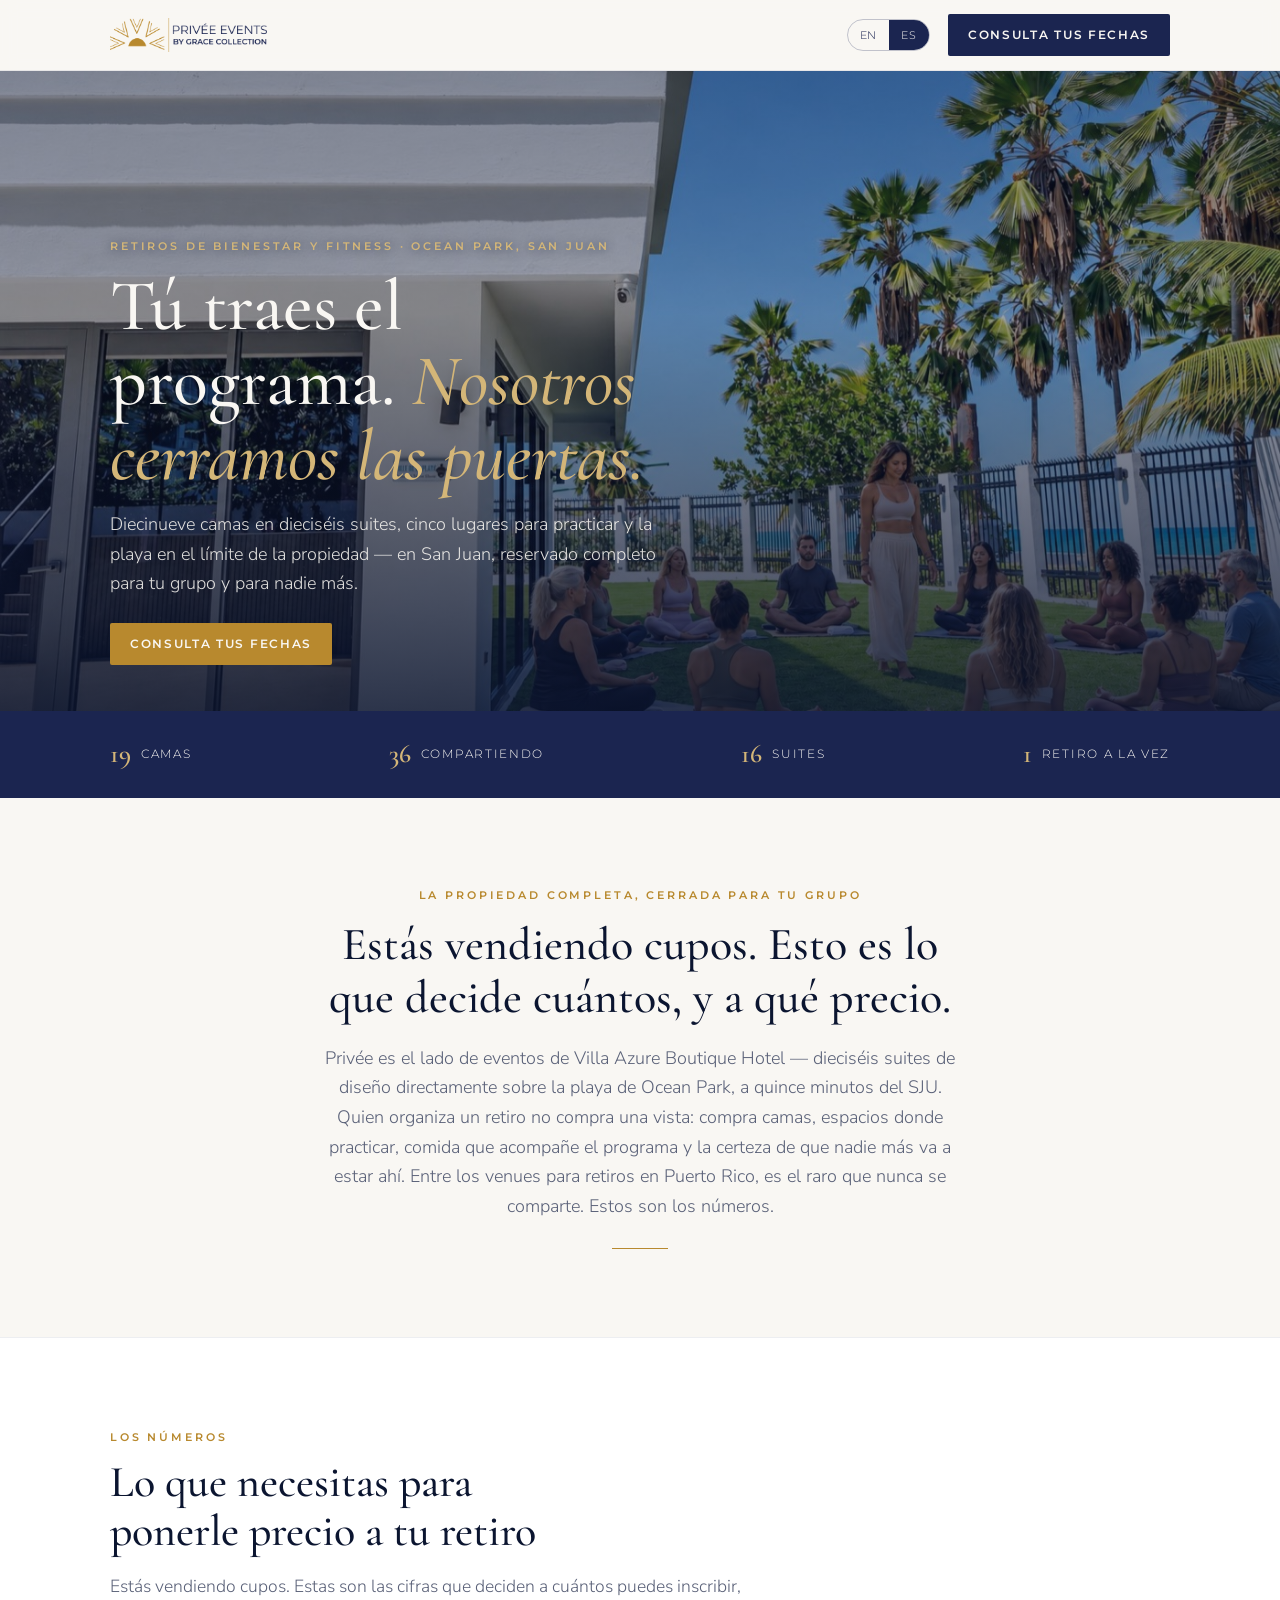
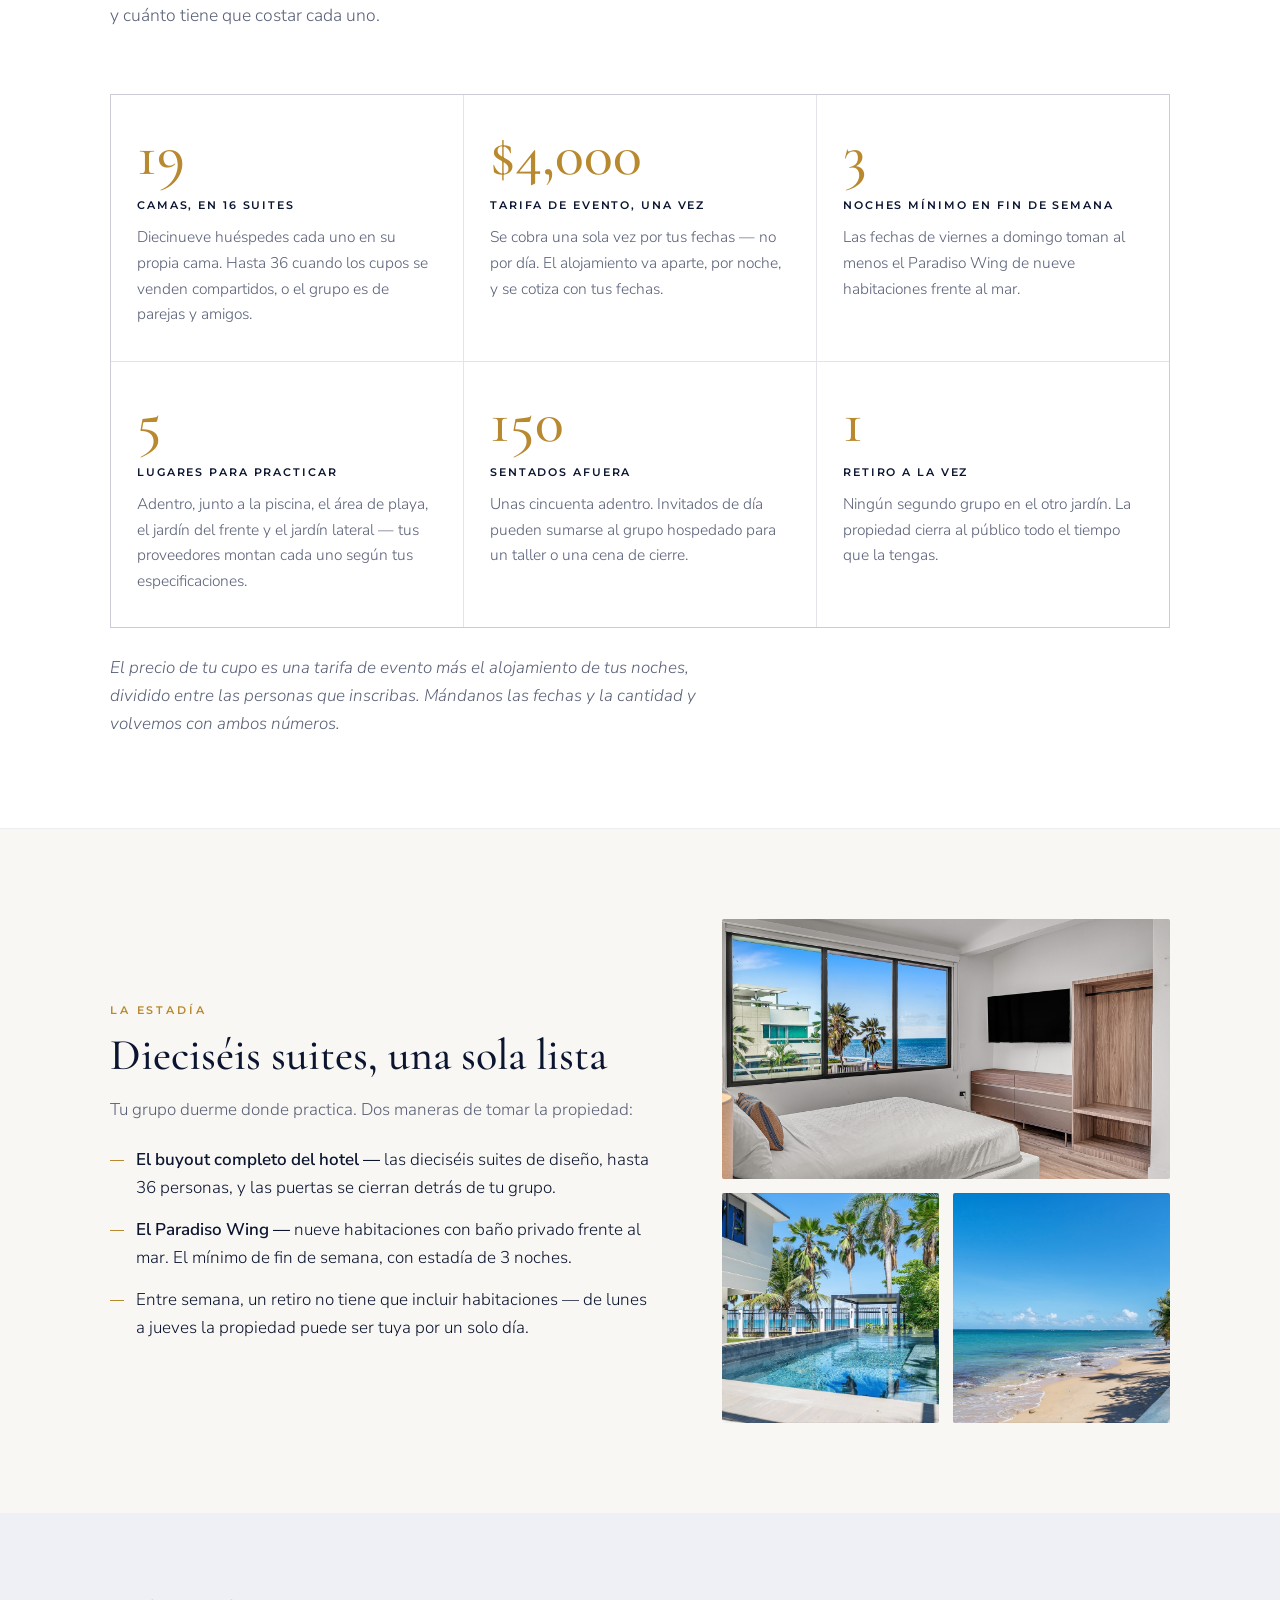
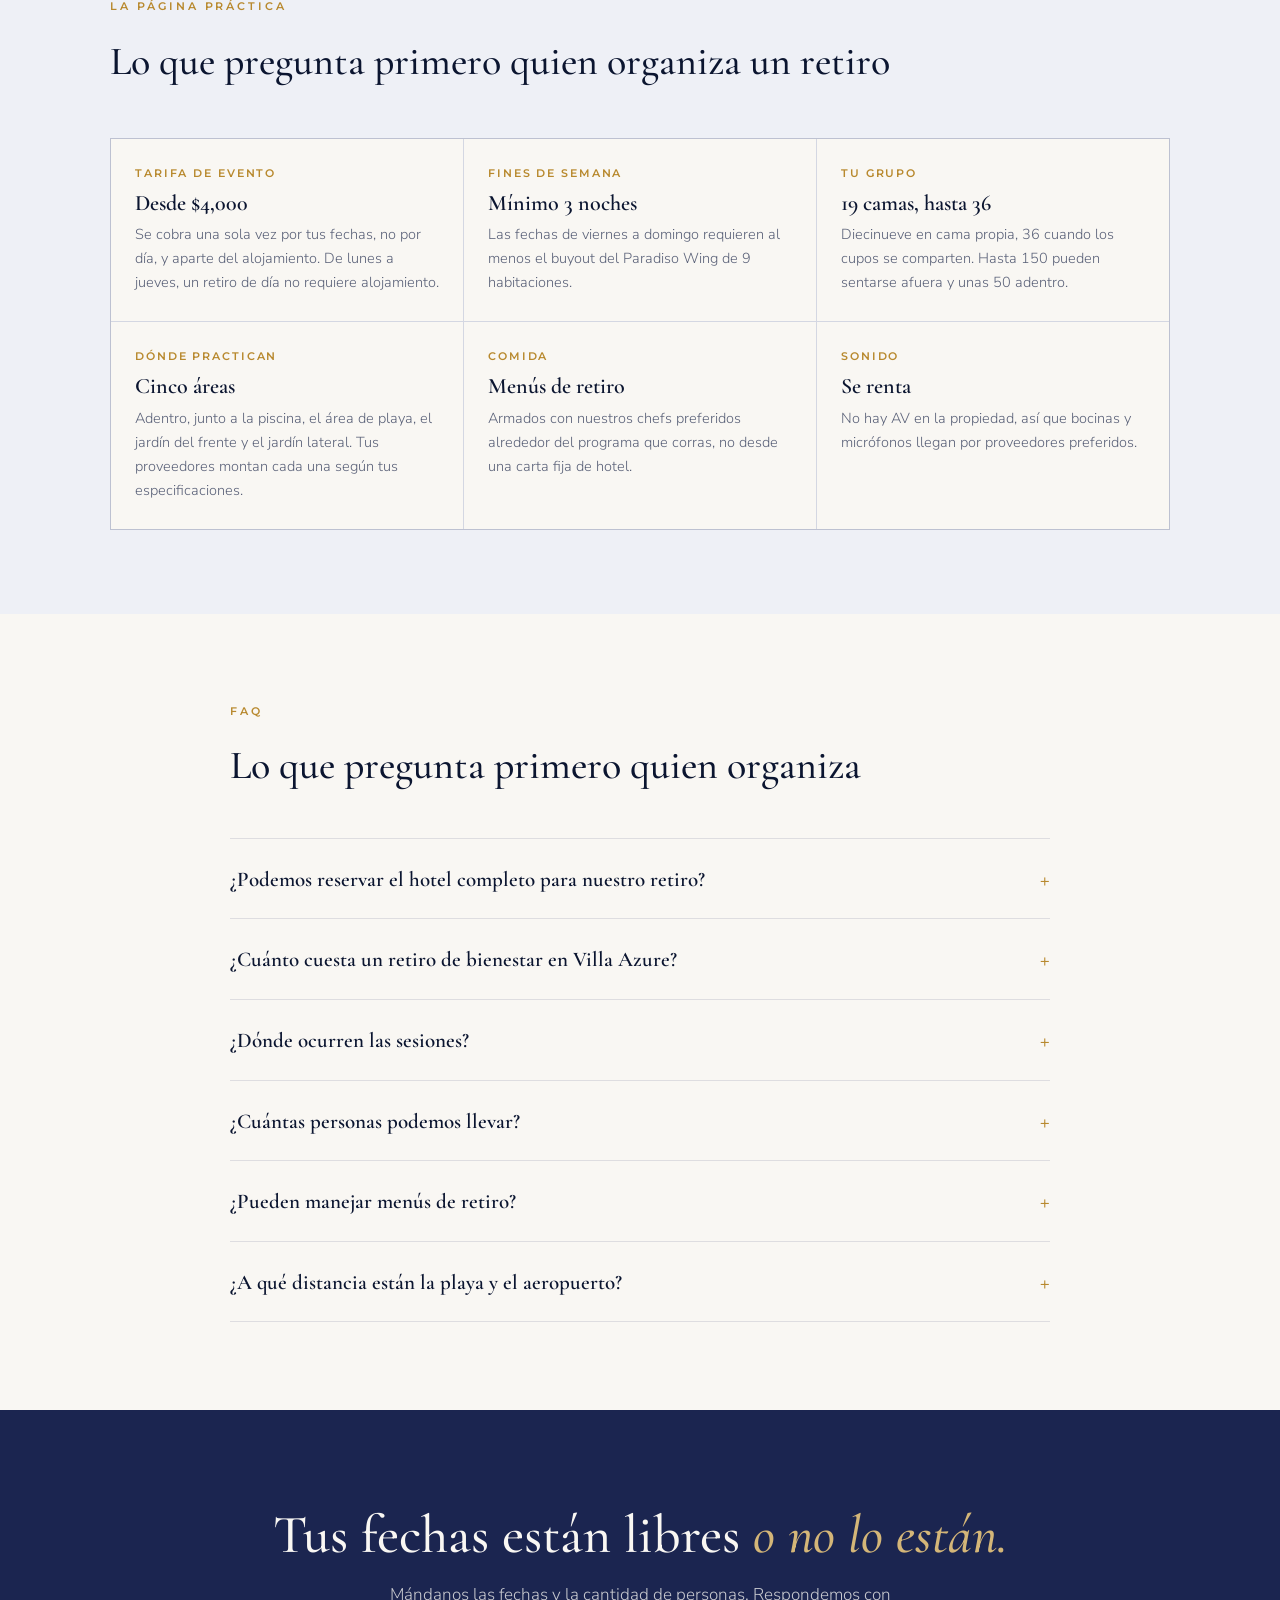
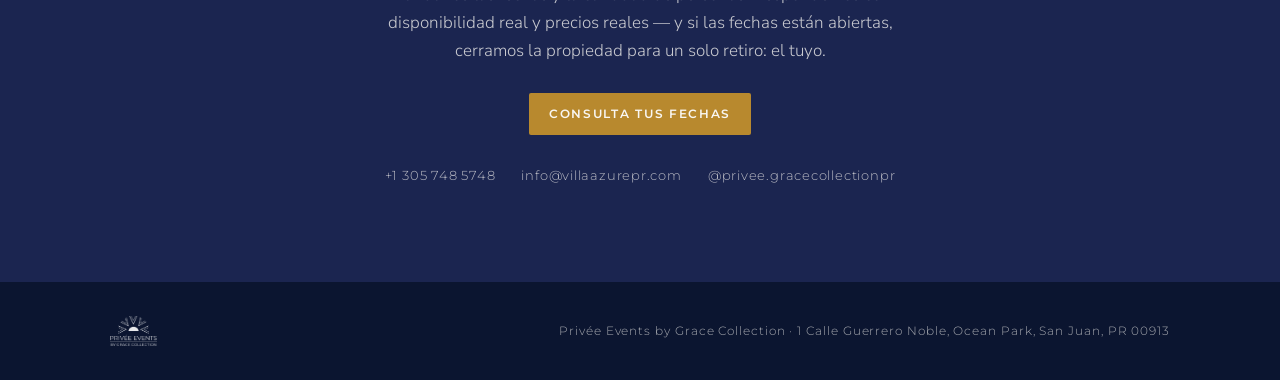
<file: es/retiros-de-bienestar.html>
<!doctype html>
<html lang="es">
<head>
<meta charset="utf-8"><meta name="viewport" content="width=device-width,initial-scale=1">
<!-- Google Tag Manager -->
<script>(function(w,d,s,l,i){w[l]=w[l]||[];w[l].push({'gtm.start':
new Date().getTime(),event:'gtm.js'});var f=d.getElementsByTagName(s)[0],
j=d.createElement(s),dl=l!='dataLayer'?'&l='+l:'';j.async=true;j.src=
'https://www.googletagmanager.com/gtm.js?id='+i+dl;f.parentNode.insertBefore(j,f);
})(window,document,'script','dataLayer','GTM-WXHNPFBX');</script>
<!-- End Google Tag Manager -->
<!-- Meta Pixel Code -->
<script>
!function(f,b,e,v,n,t,s)
{if(f.fbq)return;n=f.fbq=function(){n.callMethod?
n.callMethod.apply(n,arguments):n.queue.push(arguments)};
if(!f._fbq)f._fbq=n;n.push=n;n.loaded=!0;n.version='2.0';
n.queue=[];t=b.createElement(e);t.async=!0;
t.src=v;s=b.getElementsByTagName(e)[0];
s.parentNode.insertBefore(t,s)}(window, document,'script',
'https://connect.facebook.net/en_US/fbevents.js');
fbq('init', '1125153193721222');
fbq('track', 'PageView');
</script>
<noscript><img height="1" width="1" style="display:none"
src="https://www.facebook.com/tr?id=1125153193721222&ev=PageView&noscript=1"
/></noscript>
<!-- End Meta Pixel Code -->
<title>Venue para Retiros de Bienestar en San Juan, Puerto Rico | Privée Events by Grace Collection</title>
<meta name="description" content="Haz tu retiro en un hotel de 16 suites frente al mar en San Juan. 19 camas, hasta 36 huéspedes, cinco lugares para practicar, un grupo a la vez.">
<link rel="canonical" href="https://privee.gracecollectionpr.com/es/retiros-de-bienestar">
<link rel="alternate" hreflang="en" href="https://privee.gracecollectionpr.com/wellness-retreats">
<link rel="alternate" hreflang="es" href="https://privee.gracecollectionpr.com/es/retiros-de-bienestar">
<link rel="alternate" hreflang="x-default" href="https://privee.gracecollectionpr.com/wellness-retreats">
<meta property="og:type" content="website">
<meta property="og:title" content="Venue para Retiros de Bienestar en San Juan, Puerto Rico | Privée Events">
<meta property="og:description" content="Un hotel boutique de 16 suites frente al mar en Ocean Park, San Juan — reservado completo para tu retiro. Un grupo a la vez.">
<meta property="og:url" content="https://privee.gracecollectionpr.com/es/retiros-de-bienestar">
<meta property="og:image" content="https://privee.gracecollectionpr.com/img/wellness-meditation.jpg">
<meta name="twitter:card" content="summary_large_image">
<link rel="preconnect" href="https://fonts.googleapis.com"><link rel="preconnect" href="https://fonts.gstatic.com" crossorigin><link href="https://fonts.googleapis.com/css2?family=Cormorant+Garamond:ital,wght@0,400;0,500;0,600;1,400;1,500;1,600&family=Montserrat:wght@400;500;600;700&family=Nunito+Sans:ital,wght@0,300;0,400;0,600;1,300;1,400&display=swap" rel="stylesheet">
<style>

/* Layout: one editorial column with a timeline spine — the wedding day told hour by hour. Single light theme by brand rule. */
:root{
  --ink:#0B1530; --navy:#1B2550; --bronze:#B8892E; --champ:#D4B678;
  --paper:#F9F7F3; --paper2:#EEF0F6; --muted:#5A6178;
  --display:"Cormorant Garamond",Georgia,serif;
  --sans:"Montserrat",-apple-system,Helvetica,Arial,sans-serif;
  --body:"Nunito Sans",-apple-system,Helvetica,Arial,sans-serif;
}
*{margin:0;padding:0;box-sizing:border-box}
html{scroll-behavior:smooth}
body{background:var(--paper);color:var(--ink);font-family:var(--body);font-size:17px;line-height:1.65;font-weight:300}
img{max-width:100%;display:block}
.gutter{padding-left:max(16px,env(safe-area-inset-left,0px));padding-right:max(16px,env(safe-area-inset-right,0px))}
.wrap{max-width:1060px;margin:0 auto}

/* top bar */
.bar{position:sticky;top:env(safe-area-inset-top,0px);z-index:50;background:rgba(249,247,243,.92);backdrop-filter:blur(8px);border-bottom:1px solid rgba(27,37,80,.08)}
body::before{content:"";position:fixed;inset:0 0 auto;height:env(safe-area-inset-top,0px);z-index:60;background:rgba(249,247,243,.92)}
.bar .wrap{display:flex;align-items:center;justify-content:space-between;gap:16px;padding-block:14px}
.bar img{height:34px;width:auto}
.barright{display:flex;align-items:center;gap:18px}
.lang{display:flex;border:1px solid rgba(27,37,80,.25);border-radius:999px;overflow:hidden}
.lang a{text-decoration:none;display:block;font-family:var(--sans);font-size:11px;letter-spacing:.08em;padding:6px 12px;border:0;background:transparent;color:var(--navy)}
.lang a.on{background:var(--navy);color:var(--paper)}
.cta{font-family:var(--sans);font-size:12px;font-weight:600;letter-spacing:.14em;text-transform:uppercase;color:var(--paper);background:var(--navy);padding:11px 20px;border-radius:2px;text-decoration:none;white-space:nowrap}
.cta:hover{background:var(--bronze)}
.cta.ghost{background:transparent;color:var(--navy);border:1px solid var(--navy)}
.cta.ghost:hover{background:var(--navy);color:var(--paper)}

/* hero */
.hero{position:relative;overflow:hidden}
.hero img{width:100%;height:min(78vh,640px);object-fit:cover}
.hero .veil{position:absolute;inset:0;background:linear-gradient(180deg,rgba(11,21,48,.38) 0%,rgba(11,21,48,.2) 35%,rgba(11,21,48,.78) 100%)}
.hero .inner{position:absolute;inset:auto 0 0 0;color:var(--paper)}
.hero .inner .wrap{padding-block:46px}
.eyebrow{font-family:var(--sans);font-size:11px;font-weight:600;letter-spacing:.26em;text-transform:uppercase}
.hero .eyebrow{color:var(--champ);text-shadow:0 1px 10px rgba(11,21,48,.55)}
h1{font-family:var(--display);font-weight:500;font-size:clamp(38px,6.4vw,72px);line-height:1.04;text-wrap:balance;margin-top:14px;max-width:16ch}
h1 em{font-style:italic;color:var(--champ)}
.hero p{max-width:52ch;margin-top:16px;font-size:18px;color:rgba(249,247,243,.88)}
.hero .cta{display:inline-block;margin-top:24px;background:var(--bronze)}
.hero .cta:hover{background:var(--champ);color:var(--ink)}

/* facts band */
.facts{background:var(--navy);color:var(--paper)}
.facts .wrap{display:flex;flex-wrap:wrap;justify-content:space-between;gap:8px 28px;padding-block:22px}
.fact{font-family:var(--sans);font-size:12px;letter-spacing:.14em;text-transform:uppercase;display:flex;align-items:center;gap:10px}
.fact b{font-family:var(--display);font-size:26px;font-weight:600;letter-spacing:0;color:var(--champ)}

/* intro */
.intro .wrap{padding-block:88px;max-width:760px;text-align:center}
.intro h2{font-family:var(--display);font-weight:500;font-size:clamp(30px,4.4vw,46px);line-height:1.15;text-wrap:balance}
.intro p{margin-top:20px;color:var(--muted);font-size:18px;max-width:58ch;margin-inline:auto}
.rule{width:56px;height:1px;background:var(--bronze);margin:26px auto 0}

/* timeline */
.day{background:#fff;border-block:1px solid rgba(27,37,80,.08)}
.day .wrap{padding-block:90px}
.day .head{max-width:640px;margin-bottom:64px}
.day h2{font-family:var(--display);font-weight:500;font-size:clamp(30px,4.4vw,44px);line-height:1.12;text-wrap:balance;margin-top:12px}
.moment{display:grid;grid-template-columns:110px 1fr 1fr;gap:clamp(20px,4vw,56px);align-items:center;padding-block:44px;border-top:1px solid rgba(27,37,80,.1)}
.moment:last-of-type{border-bottom:1px solid rgba(27,37,80,.1)}
.when{font-family:var(--display);font-size:clamp(22px,2.6vw,30px);font-style:italic;color:var(--bronze);font-variant-numeric:tabular-nums;align-self:start;padding-top:4px}
.moment h3{font-family:var(--display);font-weight:600;font-size:clamp(22px,2.8vw,30px);line-height:1.15}
.moment p{margin-top:10px;color:var(--muted)}
.moment figure{overflow:hidden;border-radius:2px}
.moment img{width:100%;height:300px;object-fit:cover;transition:transform .8s cubic-bezier(.2,.8,.2,1)}
.moment:hover img{transform:scale(1.035)}
.moment:nth-child(even) figure{grid-column:2;grid-row:1}
.moment:nth-child(even) .when{grid-column:1;grid-row:1}
.moment:nth-child(even) > div:nth-of-type(2){grid-column:3;grid-row:1}

/* stay */
.stay .wrap{padding-block:90px;display:grid;grid-template-columns:1.1fr .9fr;gap:clamp(28px,5vw,72px);align-items:center}
.stay h2{font-family:var(--display);font-weight:500;font-size:clamp(30px,4.2vw,44px);line-height:1.12;text-wrap:balance;margin-top:12px}
.stay p{margin-top:16px;color:var(--muted)}
.stay ul{margin-top:22px;list-style:none;display:grid;gap:14px}
.stay li{display:grid;grid-template-columns:14px 1fr;gap:12px;align-items:baseline}
.stay li::before{content:"";width:14px;height:1px;background:var(--bronze);transform:translateY(-4px)}
.stay li b{font-weight:600;color:var(--ink)}
.stayimgs{display:grid;grid-template-columns:1fr 1fr;gap:14px}
.stayimgs img{width:100%;height:230px;object-fit:cover;border-radius:2px}
.stayimgs img:first-child{grid-column:1/-1;height:260px}

/* details */
.details{background:var(--paper2)}
.details .wrap{padding-block:84px}
.details h2{font-family:var(--display);font-weight:500;font-size:clamp(28px,4vw,40px);margin-top:12px}
.dgrid{margin-top:44px;display:grid;grid-template-columns:repeat(3,1fr);gap:1px;background:rgba(27,37,80,.12);border:1px solid rgba(27,37,80,.12)}
.cell{background:var(--paper);padding:26px 24px}
.cell .k{font-family:var(--sans);font-size:10.5px;font-weight:600;letter-spacing:.18em;text-transform:uppercase;color:var(--bronze)}
.cell .v{font-family:var(--display);font-size:22px;font-weight:600;margin-top:8px;line-height:1.25}
.cell .s{font-size:14.5px;color:var(--muted);margin-top:6px}

/* faq */
.faq .wrap{padding-block:88px;max-width:820px}
.faq h2{font-family:var(--display);font-weight:500;font-size:clamp(28px,4vw,40px);margin-top:12px}
.faq details{border-top:1px solid rgba(27,37,80,.12);padding-block:20px}
.faq details:last-of-type{border-bottom:1px solid rgba(27,37,80,.12)}
.faq summary{cursor:pointer;font-family:var(--display);font-size:21px;font-weight:600;list-style:none;display:flex;justify-content:space-between;gap:18px;align-items:baseline}
.faq summary::-webkit-details-marker{display:none}
.faq summary::after{content:"+";font-family:var(--display);color:var(--bronze);font-size:24px;flex:none}
.faq details[open] summary::after{content:"–"}
.faq details p{margin-top:12px;color:var(--muted);max-width:62ch}
.faq .mt{margin-top:40px}

/* final cta */
.final{background:var(--navy);color:var(--paper);position:relative;overflow:hidden}
.final .wrap{padding-block:96px;text-align:center;position:relative}
.final h2{font-family:var(--display);font-weight:500;font-size:clamp(32px,5vw,54px);line-height:1.08;text-wrap:balance}
.final h2 em{font-style:italic;color:var(--champ)}
.final p{margin-top:16px;color:rgba(249,247,243,.78);max-width:52ch;margin-inline:auto}
.final .cta{display:inline-block;margin-top:28px;background:var(--bronze)}
.final .cta:hover{background:var(--champ);color:var(--ink)}
.contact{margin-top:30px;font-family:var(--sans);font-size:13px;letter-spacing:.06em;color:rgba(249,247,243,.72);display:flex;flex-wrap:wrap;justify-content:center;gap:10px 26px}
.contact span{user-select:all}

/* footer */
footer{background:var(--ink);color:rgba(249,247,243,.65)}
footer .wrap{padding-block:34px;display:flex;flex-wrap:wrap;gap:14px 30px;align-items:center;justify-content:space-between;font-family:var(--sans);font-size:11.5px;letter-spacing:.08em}
footer img{height:30px;width:auto;opacity:.9}
.note{font-style:italic;opacity:.75}

@media (max-width:860px){
  .moment{grid-template-columns:1fr;gap:16px}
  .when{padding-top:0}
  .moment:nth-child(even) figure,.moment:nth-child(even) .when,.moment:nth-child(even) > div:nth-of-type(2){grid-column:auto;grid-row:auto}
  .moment img{height:240px}
  .stay .wrap{grid-template-columns:1fr}
  .dgrid{grid-template-columns:1fr 1fr}
}
@media (max-width:720px){
  /* the hero crops to a narrow slice on phones, so the text sits over the couple:
     ramp the veil earlier and deeper so type stays legible */
  .hero .veil{background:linear-gradient(180deg,rgba(11,21,48,.34) 0%,rgba(11,21,48,.26) 18%,rgba(11,21,48,.6) 46%,rgba(11,21,48,.86) 100%)}
  .hero .eyebrow{text-shadow:0 1px 12px rgba(11,21,48,.8)}
  h1{font-size:clamp(34px,8.4vw,44px)}
  .hero p{font-size:16.5px;max-width:34ch}
}
@media (max-width:540px){
  .dgrid{grid-template-columns:1fr}
  .bar .cta{display:none}
  .facts .wrap{justify-content:flex-start}
}
@media (prefers-reduced-motion:reduce){
  .moment img{transition:none}
  html{scroll-behavior:auto}
}

/* every wellness hero is bright daylight, so the veil runs deeper than the
   weddings one; the phone ramp is restated after it or it loses the cascade */
.hero .veil{background:linear-gradient(180deg,rgba(11,21,48,.5) 0%,rgba(11,21,48,.4) 38%,rgba(11,21,48,.84) 100%)}
@media (max-width:720px){
  .hero .veil{background:linear-gradient(180deg,rgba(11,21,48,.46) 0%,rgba(11,21,48,.4) 18%,rgba(11,21,48,.66) 46%,rgba(11,21,48,.88) 100%)}
}

/* numbers block */
.day .head .lead{margin-top:16px;color:var(--muted);font-size:17.5px;max-width:60ch}
.figs{margin-top:52px;display:grid;grid-template-columns:repeat(3,1fr);gap:1px;background:rgba(27,37,80,.12);border:1px solid rgba(27,37,80,.12)}
.fig{background:#fff;padding:30px 26px 34px}
.fig b{display:block;font-family:var(--display);font-size:clamp(40px,5.4vw,60px);font-weight:500;line-height:1;color:var(--bronze)}
.fig .n{font-family:var(--sans);font-size:10.5px;font-weight:600;letter-spacing:.18em;text-transform:uppercase;margin-top:12px}
.fig p{margin-top:10px;color:var(--muted);font-size:15.5px}
.cfoot{margin-top:26px;color:var(--muted);font-style:italic;max-width:62ch}
@media (max-width:860px){.figs{grid-template-columns:1fr 1fr}}
@media (max-width:540px){.figs{grid-template-columns:1fr}}
</style>
<script type="application/ld+json">
{
 "@context": "https://schema.org",
 "@type": "FAQPage",
 "mainEntity": [
  {
   "@type": "Question",
   "name": "¿Podemos reservar el hotel completo para nuestro retiro?",
   "acceptedAnswer": {
    "@type": "Answer",
    "text": "Sí — y así lo hace la mayoría. El buyout completo son las dieciséis suites de diseño, hasta 36 personas, con la propiedad cerrada al público mientras dure. Los grupos más pequeños suelen tomar el Paradiso Wing de nueve habitaciones frente al mar. En cualquier caso, es un retiro a la vez: ningún otro grupo practicando en el jardín de al lado."
   }
  },
  {
   "@type": "Question",
   "name": "¿Cuánto cuesta un retiro de bienestar en Villa Azure?",
   "acceptedAnswer": {
    "@type": "Answer",
    "text": "La tarifa de evento comienza en $4,000 y se cobra una sola vez por tus fechas, no por día — el alojamiento va aparte, por noche. De lunes a jueves un retiro de día no requiere alojamiento, así que una maestra local puede hacer un programa de día aquí sin reservar habitaciones. Las fechas de viernes a domingo requieren al menos el Paradiso Wing de nueve habitaciones con un mínimo de tres noches. Mándanos las fechas y tus números y respondemos con cifras reales con las que puedas ponerle precio a tus cupos."
   }
  },
  {
   "@type": "Question",
   "name": "¿Dónde ocurren las sesiones?",
   "acceptedAnswer": {
    "@type": "Answer",
    "text": "Cinco áreas: adentro, junto a la piscina, el área de playa, el jardín del frente y el jardín lateral. Tus proveedores montan cada una según tus especificaciones — nosotros sostenemos el espacio, tú decides el montaje. No hay un estudio dedicado: la sala, el comedor y el área de desayuno se convierten en un solo espacio para unas cincuenta personas, y los muebles se mueven. Afuera, los jardines reciben hasta 150 en el montaje que tu práctica necesite."
   }
  },
  {
   "@type": "Question",
   "name": "¿Cuántas personas podemos llevar?",
   "acceptedAnswer": {
    "@type": "Answer",
    "text": "Hay diecinueve camas en las dieciséis suites, y la propiedad duerme hasta 36 personas en total. Así que un retiro abierto donde cada quien quiere su propia cama llega a unas diecinueve; con cupos compartidos, o con un grupo de amigos y parejas, llegas a 36. Hasta 150 pueden sentarse afuera y unas 50 adentro, así que invitados de día pueden sumarse para un taller o una cena de cierre. Más allá de eso coordinamos alojamiento adicional en hoteles de Condado a minutos."
   }
  },
  {
   "@type": "Question",
   "name": "¿Pueden manejar menús de retiro?",
   "acceptedAnswer": {
    "@type": "Answer",
    "text": "Sí. Los menús se arman con nuestros chefs preferidos alrededor del programa que estés corriendo, no desde una carta fija de hotel. Cuéntanos la forma de los días — desayunos temprano, un almuerzo largo, una cena tranquila — y qué come tu grupo, y la cocina se planifica alrededor de eso."
   }
  },
  {
   "@type": "Question",
   "name": "¿A qué distancia están la playa y el aeropuerto?",
   "acceptedAnswer": {
    "@type": "Answer",
    "text": "La playa de Ocean Park está en el límite de la propiedad, así que una sesión al amanecer sobre la arena no te cuesta logística. El aeropuerto (SJU) está a quince minutos, en 1 Calle Guerrero Noble, Ocean Park — un barrio de San Juan frente al mar, no una zona hotelera a una hora."
   }
  }
 ]
}
</script>
</head>
<body>
<noscript><iframe src="https://www.googletagmanager.com/ns.html?id=GTM-WXHNPFBX"
height="0" width="0" style="display:none;visibility:hidden"></iframe></noscript>
<div id="page">

<div class="bar gutter"><div class="wrap">
  <a href="/" aria-label="Privée Events — home"><img src="/img/logo-h-navy.png" alt="Privée Events by Grace Collection"></a>
  <div class="barright">
    <div class="lang" role="group" aria-label="Language / Idioma">
      <a href="/wellness-retreats" onclick="try{localStorage.setItem('lang','en');localStorage.setItem('privee_lang','en')}catch(e){}">EN</a>
      <a class="on" href="/es/retiros-de-bienestar" aria-current="page">ES</a>
    </div>
    <a class="cta" href="/questionnaire">
      Consulta tus fechas
    </a>
  </div>
</div></div>

<section class="hero">
  <img src="/img/wellness-meditation.jpg" alt="Círculo de meditación guiada en el jardín de un retiro de bienestar frente al mar en San Juan" fetchpriority="high">
  <div class="veil"></div>
  <div class="inner gutter"><div class="wrap">
    <div class="eyebrow">Retiros de bienestar y fitness · Ocean Park, San Juan</div>
    <h1>Tú traes el programa. <em>Nosotros cerramos las puertas.</em></h1>
    <p>Diecinueve camas en dieciséis suites, cinco lugares para practicar y la playa en el límite de la propiedad — en San Juan, reservado completo para tu grupo y para nadie más.</p>
    <a class="cta" href="/questionnaire">Consulta tus fechas</a>
  </div></div>
</section>

<div class="facts gutter"><div class="wrap">
  <div class="fact"><b>19</b> camas</div>
  <div class="fact"><b>36</b> compartiendo</div>
  <div class="fact"><b>16</b> suites</div>
  <div class="fact"><b>1</b> retiro a la vez</div>
</div></div>

<section class="intro gutter"><div class="wrap">
  <div class="eyebrow" style="color:var(--bronze)">La propiedad completa, cerrada para tu grupo</div>
  <h2 style="margin-top:14px">Estás vendiendo cupos. Esto es lo que decide cuántos, y a qué precio.</h2>
  <p>Privée es el lado de eventos de Villa Azure Boutique Hotel — dieciséis suites de diseño directamente sobre la playa de Ocean Park, a quince minutos del SJU. Quien organiza un retiro no compra una vista: compra camas, espacios donde practicar, comida que acompañe el programa y la certeza de que nadie más va a estar ahí. Entre los venues para retiros en Puerto Rico, es el raro que nunca se comparte. Estos son los números.</p>
  <div class="rule"></div>
</div></section>

<section class="day gutter"><div class="wrap">
  <div class="head">
    <div class="eyebrow" style="color:var(--bronze)">Los números</div>
    <h2>Lo que necesitas para ponerle precio a tu retiro</h2>
    <p class="lead">Estás vendiendo cupos. Estas son las cifras que deciden a cuántos puedes inscribir, y cuánto tiene que costar cada uno.</p>
  </div>
  <div class="figs">
    <div class="fig"><b>19</b><div class="n">Camas, en 16 suites</div><p>Diecinueve huéspedes cada uno en su propia cama. Hasta 36 cuando los cupos se venden compartidos, o el grupo es de parejas y amigos.</p></div>
    <div class="fig"><b>$4,000</b><div class="n">Tarifa de evento, una vez</div><p>Se cobra una sola vez por tus fechas — no por día. El alojamiento va aparte, por noche, y se cotiza con tus fechas.</p></div>
    <div class="fig"><b>3</b><div class="n">Noches mínimo en fin de semana</div><p>Las fechas de viernes a domingo toman al menos el Paradiso Wing de nueve habitaciones frente al mar.</p></div>
    <div class="fig"><b>5</b><div class="n">Lugares para practicar</div><p>Adentro, junto a la piscina, el área de playa, el jardín del frente y el jardín lateral — tus proveedores montan cada uno según tus especificaciones.</p></div>
    <div class="fig"><b>150</b><div class="n">Sentados afuera</div><p>Unas cincuenta adentro. Invitados de día pueden sumarse al grupo hospedado para un taller o una cena de cierre.</p></div>
    <div class="fig"><b>1</b><div class="n">Retiro a la vez</div><p>Ningún segundo grupo en el otro jardín. La propiedad cierra al público todo el tiempo que la tengas.</p></div>
  </div>
  <p class="cfoot">El precio de tu cupo es una tarifa de evento más el alojamiento de tus noches, dividido entre las personas que inscribas. Mándanos las fechas y la cantidad y volvemos con ambos números.</p>
</div></section>

<section class="stay gutter"><div class="wrap">
  <div>
    <div class="eyebrow" style="color:var(--bronze)">La estadía</div>
    <h2>Dieciséis suites, una sola lista</h2>
    <p>Tu grupo duerme donde practica. Dos maneras de tomar la propiedad:</p>
    <ul>
      <li><span><b>El buyout completo del hotel — </b>las dieciséis suites de diseño, hasta 36 personas, y las puertas se cierran detrás de tu grupo.</span></li>
      <li><span><b>El Paradiso Wing — </b>nueve habitaciones con baño privado frente al mar. El mínimo de fin de semana, con estadía de 3 noches.</span></li>
      <li><span>Entre semana, un retiro no tiene que incluir habitaciones — de lunes a jueves la propiedad puede ser tuya por un solo día.</span></li>
    </ul>
  </div>
  <div class="stayimgs">
    <img src="/img/rail-suite.jpg" alt="Suite con vista al mar en Villa Azure Boutique Hotel, San Juan" loading="lazy">
    <img src="/img/rail-pool.jpg" alt="Piscina frente al mar con pared de cristal en Villa Azure, San Juan" loading="lazy">
    <img src="/img/rail-beach.jpg" alt="La playa de Ocean Park a pasos de Villa Azure, San Juan" loading="lazy">
  </div>
</div></section>

<section class="details gutter"><div class="wrap">
  <div class="eyebrow" style="color:var(--bronze)">La página práctica</div>
  <h2>Lo que pregunta primero quien organiza un retiro</h2>
  <div class="dgrid">
    <div class="cell"><div class="k">Tarifa de evento</div><div class="v">Desde $4,000</div><div class="s">Se cobra una sola vez por tus fechas, no por día, y aparte del alojamiento. De lunes a jueves, un retiro de día no requiere alojamiento.</div></div>
    <div class="cell"><div class="k">Fines de semana</div><div class="v">Mínimo 3 noches</div><div class="s">Las fechas de viernes a domingo requieren al menos el buyout del Paradiso Wing de 9 habitaciones.</div></div>
    <div class="cell"><div class="k">Tu grupo</div><div class="v">19 camas, hasta 36</div><div class="s">Diecinueve en cama propia, 36 cuando los cupos se comparten. Hasta 150 pueden sentarse afuera y unas 50 adentro.</div></div>
    <div class="cell"><div class="k">Dónde practican</div><div class="v">Cinco áreas</div><div class="s">Adentro, junto a la piscina, el área de playa, el jardín del frente y el jardín lateral. Tus proveedores montan cada una según tus especificaciones.</div></div>
    <div class="cell"><div class="k">Comida</div><div class="v">Menús de retiro</div><div class="s">Armados con nuestros chefs preferidos alrededor del programa que corras, no desde una carta fija de hotel.</div></div>
    <div class="cell"><div class="k">Sonido</div><div class="v">Se renta</div><div class="s">No hay AV en la propiedad, así que bocinas y micrófonos llegan por proveedores preferidos.</div></div>
  </div>
</div></section>

<section class="faq gutter"><div class="wrap">
  <div class="eyebrow" style="color:var(--bronze)">FAQ</div>
  <h2>Lo que pregunta primero quien organiza</h2>
  <div class="mt">
    <details><summary>¿Podemos reservar el hotel completo para nuestro retiro?</summary>
      <p>Sí — y así lo hace la mayoría. El buyout completo son las dieciséis suites de diseño, hasta 36 personas, con la propiedad cerrada al público mientras dure. Los grupos más pequeños suelen tomar el Paradiso Wing de nueve habitaciones frente al mar. En cualquier caso, es un retiro a la vez: ningún otro grupo practicando en el jardín de al lado.</p></details>
    <details><summary>¿Cuánto cuesta un retiro de bienestar en Villa Azure?</summary>
      <p>La tarifa de evento comienza en $4,000 y se cobra una sola vez por tus fechas, no por día — el alojamiento va aparte, por noche. De lunes a jueves un retiro de día no requiere alojamiento, así que una maestra local puede hacer un programa de día aquí sin reservar habitaciones. Las fechas de viernes a domingo requieren al menos el Paradiso Wing de nueve habitaciones con un mínimo de tres noches. Mándanos las fechas y tus números y respondemos con cifras reales con las que puedas ponerle precio a tus cupos.</p></details>
    <details><summary>¿Dónde ocurren las sesiones?</summary>
      <p>Cinco áreas: adentro, junto a la piscina, el área de playa, el jardín del frente y el jardín lateral. Tus proveedores montan cada una según tus especificaciones — nosotros sostenemos el espacio, tú decides el montaje. No hay un estudio dedicado: la sala, el comedor y el área de desayuno se convierten en un solo espacio para unas cincuenta personas, y los muebles se mueven. Afuera, los jardines reciben hasta 150 en el montaje que tu práctica necesite.</p></details>
    <details><summary>¿Cuántas personas podemos llevar?</summary>
      <p>Hay diecinueve camas en las dieciséis suites, y la propiedad duerme hasta 36 personas en total. Así que un retiro abierto donde cada quien quiere su propia cama llega a unas diecinueve; con cupos compartidos, o con un grupo de amigos y parejas, llegas a 36. Hasta 150 pueden sentarse afuera y unas 50 adentro, así que invitados de día pueden sumarse para un taller o una cena de cierre. Más allá de eso coordinamos alojamiento adicional en hoteles de Condado a minutos.</p></details>
    <details><summary>¿Pueden manejar menús de retiro?</summary>
      <p>Sí. Los menús se arman con nuestros chefs preferidos alrededor del programa que estés corriendo, no desde una carta fija de hotel. Cuéntanos la forma de los días — desayunos temprano, un almuerzo largo, una cena tranquila — y qué come tu grupo, y la cocina se planifica alrededor de eso.</p></details>
    <details><summary>¿A qué distancia están la playa y el aeropuerto?</summary>
      <p>La playa de Ocean Park está en el límite de la propiedad, así que una sesión al amanecer sobre la arena no te cuesta logística. El aeropuerto (SJU) está a quince minutos, en 1 Calle Guerrero Noble, Ocean Park — un barrio de San Juan frente al mar, no una zona hotelera a una hora.</p></details>
  </div>
</div></section>

<section class="final gutter"><div class="wrap">
  <h2>Tus fechas están libres <em>o no lo están.</em></h2>
  <p>Mándanos las fechas y la cantidad de personas. Respondemos con disponibilidad real y precios reales — y si las fechas están abiertas, cerramos la propiedad para un solo retiro: el tuyo.</p>
  <a class="cta" href="/questionnaire">Consulta tus fechas</a>
  <div class="contact">
    <span>+1 305 748 5748</span>
    <span>info@villaazurepr.com</span>
    <span>@privee.gracecollectionpr</span>
  </div>
</div></section>

<footer class="gutter"><div class="wrap">
  <img src="/img/logo-s-white.png" alt="Privée Events by Grace Collection">
  <div>Privée Events by Grace Collection · 1 Calle Guerrero Noble, Ocean Park, San Juan, PR 00913</div>
</div></footer>

</div>
</body>
</html>
</file>
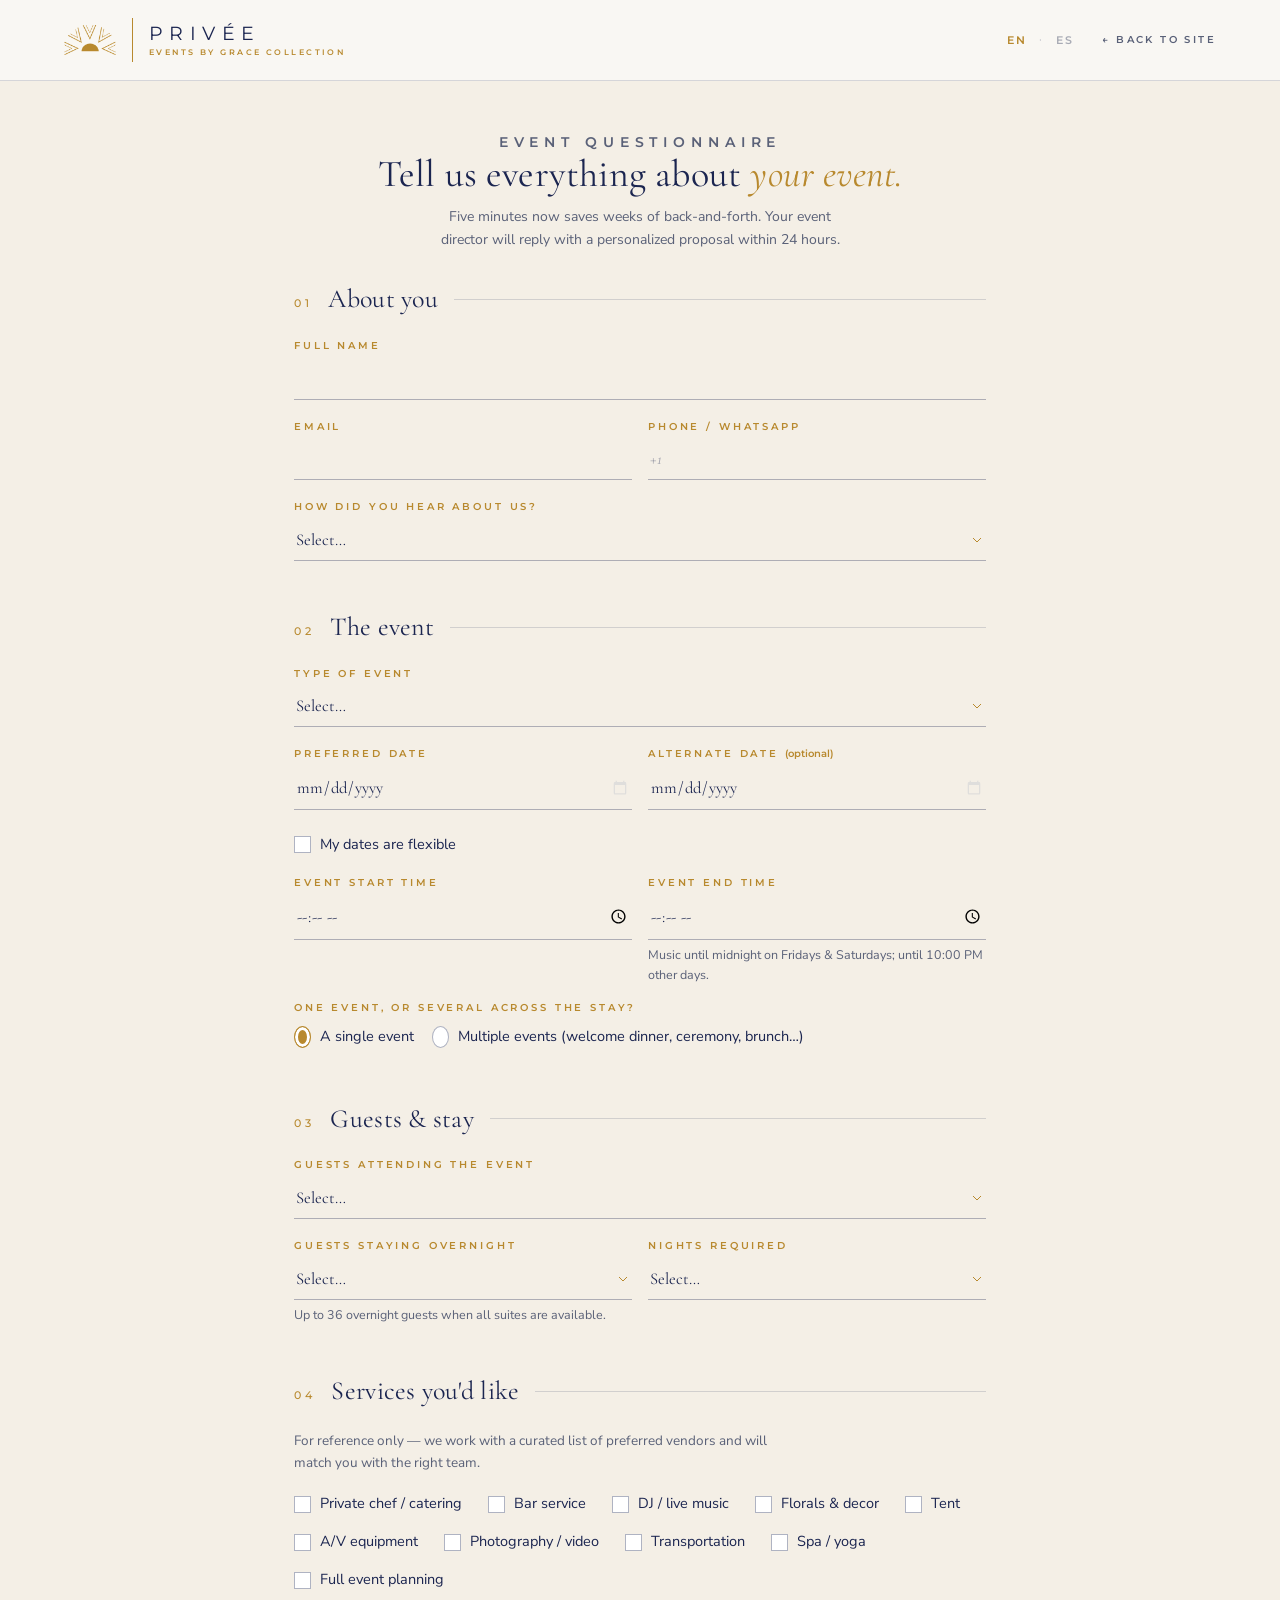
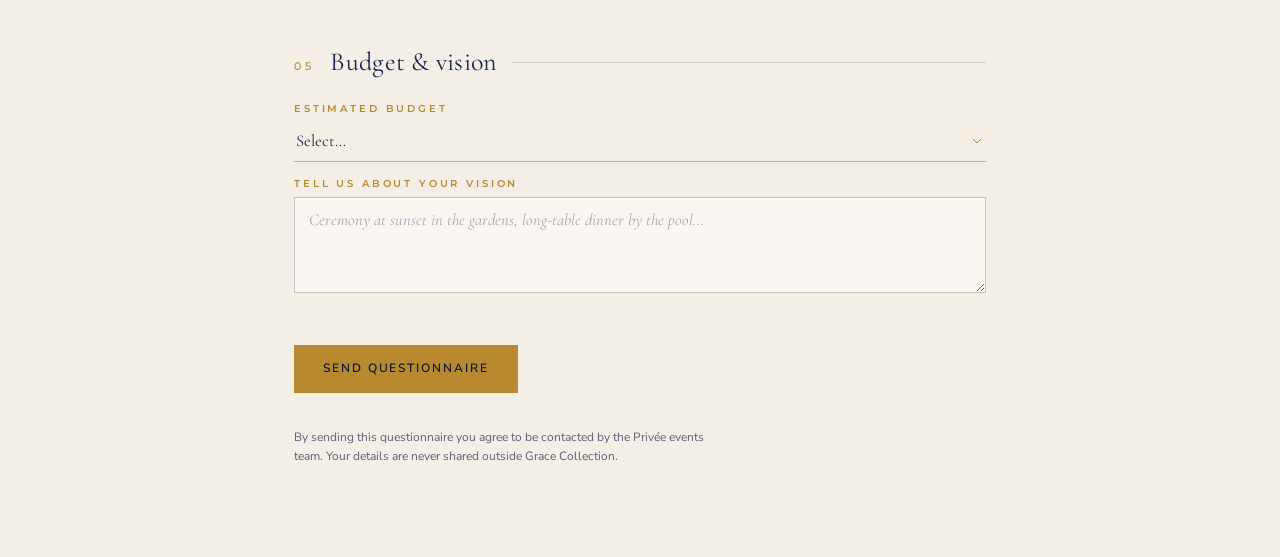
<file: muestras-g-8f1ecfd3e3a6/cuestionario-a.html>
<!DOCTYPE html>
<html lang="en">
<head>
<meta charset="utf-8">
<meta name="viewport" content="width=device-width, initial-scale=1, viewport-fit=cover">
<meta name="robots" content="noindex,nofollow">
<title>Muestra A · Cuestionario por pasos</title>
<link rel="icon" href="/favicon.webp" type="image/webp">
<link rel="preconnect" href="https://fonts.googleapis.com">
<link rel="preconnect" href="https://fonts.gstatic.com" crossorigin>
<link href="https://fonts.googleapis.com/css2?family=Cormorant+Garamond:ital,wght@0,300;0,400;0,500;1,400&family=Montserrat:wght@200;300;400;500;600&family=Nunito+Sans:wght@300;400;600&display=swap" rel="stylesheet">
<link rel="stylesheet" href="/css/style.css">
<style>
  body{background:var(--parch2);color:var(--text)}
  .qbar{display:flex;align-items:center;justify-content:space-between;gap:16px;
    padding:18px var(--pad);border-bottom:1px solid var(--line);background:var(--hero-bg)}
  .qbar .lang button{background:none;border:0;cursor:pointer;font-family:var(--caps);font-size:11px;
    letter-spacing:.18em;color:var(--muted);padding:4px 6px}
  .qbar .lang button[aria-pressed="true"]{color:var(--bronze)}
  .qbar .back{font-family:var(--caps);font-size:10px;font-weight:600;letter-spacing:.24em;
    text-transform:uppercase;text-decoration:none;color:var(--muted)}
  .qbar .back:hover{color:var(--bronze)}
  @media (max-width:640px){
    .qbar{padding:12px 20px;gap:10px}
    .lockup{gap:10px}
    .lockup img{width:38px}
    .lockup .w1{font-size:13px;letter-spacing:.24em}
    .lockup .w2{font-size:5.6px;letter-spacing:.24em}
    .lockup .bar-rule{min-height:30px}
    .qbar .back{white-space:nowrap;font-size:8.5px;letter-spacing:.16em}
    .qbar>div{gap:12px!important}
  }
  .qwrap{max-width:820px;margin:0 auto;padding:clamp(24px,4vw,40px) var(--pad) 90px}
  .qhead{text-align:center;margin-bottom:clamp(22px,3.5vw,34px)}
  .qhead h1{font-family:var(--serif);font-weight:400;font-size:clamp(26px,3.6vw,38px);line-height:1.08;color:var(--atlantic)}
  .qhead h1 em{font-style:italic;color:var(--bronze)}
  .qhead p{color:var(--muted);max-width:52ch;margin:10px auto 0;font-size:14px}

  /* progress — solo móvil (body.step) */
  .prog{display:none;margin:0 0 10px}
  body.step .prog{display:block}
  .prog .bar{height:3px;background:var(--line);overflow:hidden}
  .prog .bar i{display:block;height:100%;width:20%;background:linear-gradient(90deg,var(--bronze),var(--champ));transition:width .5s cubic-bezier(.22,.8,.3,1)}
  .prog .meta{display:flex;justify-content:space-between;align-items:baseline;gap:12px;margin-top:10px}
  .prog .step{font-family:var(--caps);font-size:10px;font-weight:600;letter-spacing:.3em;text-transform:uppercase;color:var(--bronze)}
  .prog .sect{font-family:var(--serif);font-size:19px;font-style:italic;color:var(--atlantic)}

  /* desktop: formulario completo, igual al cuestionario actual */
  fieldset{border:0;margin:0 0 clamp(34px,5vw,52px);padding:0}
  legend{display:flex;align-items:baseline;gap:16px;width:100%;padding:0;margin-bottom:clamp(16px,2.4vw,24px)}
  legend .num{font-family:var(--caps);font-size:11px;font-weight:500;letter-spacing:.34em;color:var(--bronze)}
  legend .t{font-family:var(--serif);font-weight:400;font-size:clamp(21px,2.6vw,26px);line-height:1.1;
    color:var(--atlantic);text-transform:none;letter-spacing:.01em}
  legend::after{content:"";flex:1;border-top:1px solid var(--line);align-self:center}
  /* móvil: un paso a la vez */
  body.step fieldset{display:none;margin:0;padding:clamp(18px,3vw,26px) 0 0}
  body.step fieldset.cur{display:block;animation:fadeUp .45s cubic-bezier(.22,.8,.3,1)}
  body.step legend{display:none}
  @keyframes fadeUp{from{opacity:0;transform:translateY(14px)}to{opacity:1;transform:none}}
  @media (prefers-reduced-motion:reduce){body.step fieldset.cur{animation:none}}
  .secnote{font-size:13.5px;color:var(--muted);margin:0 0 14px;max-width:64ch}
  .qform{display:grid;grid-template-columns:1fr 1fr;gap:14px 16px}
  .qform .full{grid-column:1/-1}
  @media (max-width:640px){.qform{grid-template-columns:1fr}}
  .f{display:flex;flex-direction:column;gap:5px}
  [hidden]{display:none!important}
  .f label{color:var(--bronze)}
  .f input,.f select,.f textarea{padding:10px 2px;font-family:var(--serif);font-size:16.5px;border-radius:0;
    appearance:none;-webkit-appearance:none;background:transparent;border:0;
    border-bottom:1px solid rgba(27,37,80,.32);color:var(--atlantic)}
  .f input::placeholder,.f textarea::placeholder{font-style:italic;color:rgba(27,37,80,.38)}
  .f select{background-image:url("data:image/svg+xml,%3Csvg xmlns='http://www.w3.org/2000/svg' width='10' height='6'%3E%3Cpath d='M1 1l4 4 4-4' stroke='%23B8892E' fill='none'/%3E%3C/svg%3E");
    background-repeat:no-repeat;background-position:right 4px center;padding-right:26px}
  .f select option{background:#fff;color:var(--text);font-family:var(--sans);font-size:15px}
  .f input:focus,.f select:focus,.f textarea:focus{outline:none;border-bottom-color:var(--bronze);
    box-shadow:0 1px 0 var(--bronze)}
  .f textarea{border:1px solid rgba(27,37,80,.25);background:rgba(255,255,255,.55);padding:12px 14px;min-height:96px}
  .f textarea:focus{border-color:var(--bronze);box-shadow:0 0 0 1px var(--bronze)}
  .f input[type="date"],.f input[type="time"]{min-height:42px;color-scheme:light}
  .f .hint{font-size:12.5px;color:var(--muted)}
  .choices{display:flex;flex-wrap:wrap;gap:12px 18px;padding:4px 0}
  .choices label{display:inline-flex;align-items:center;gap:9px;cursor:pointer;
    font-family:var(--sans);font-size:14.5px;font-weight:400;letter-spacing:0;text-transform:none;color:var(--text)}
  .choices input[type="radio"],.choices input[type="checkbox"]{appearance:none;-webkit-appearance:none;width:17px;height:17px;
    margin:0;border:1px solid rgba(27,37,80,.35);background:#fff;cursor:pointer;flex:none}
  .choices input[type="radio"]{border-radius:50%}
  .choices input[type="radio"]:checked{border-color:var(--bronze);box-shadow:inset 0 0 0 3px #fff;background:var(--bronze)}
  .choices input[type="checkbox"]:checked{background-color:var(--bronze);border-color:var(--bronze);
    background-image:url("data:image/svg+xml,%3Csvg xmlns='http://www.w3.org/2000/svg' viewBox='0 0 14 14'%3E%3Cpath fill='none' stroke='%23FFFFFF' stroke-width='2' d='M3 7l3 3 5-5'/%3E%3C/svg%3E");
    background-repeat:no-repeat;background-position:center}
  .notice{grid-column:1/-1;display:none;border:0;background:var(--atlantic);color:var(--on-dark);
    padding:20px 24px;margin-top:8px}
  .notice.on{display:block}
  .notice h4{font-family:var(--serif);font-style:italic;font-weight:400;font-size:20px;margin:0 0 6px;color:var(--champ)}
  .notice p{margin:0 0 12px;font-size:14px;color:var(--on-dark-muted)}
  .notice .choices label{color:var(--on-dark)}
  .notice .choices input[type="radio"]{border-color:rgba(212,182,120,.55);background:transparent}
  .notice .choices input[type="radio"]:checked{border-color:var(--champ);background:var(--champ);
    box-shadow:inset 0 0 0 3px var(--atlantic)}
  .notice .err{color:var(--err)}
  .err{color:#B3402A;font-size:12.5px;min-height:1em}

  /* nav: desktop = solo botón enviar (como el actual); móvil = Atrás/Siguiente sticky */
  .qnav{display:flex;align-items:center;gap:18px;margin-top:8px}
  body:not(.step) .qnav .back-btn,body:not(.step) #nextBtn{display:none}
  .qnav .btn[data-hide]{visibility:hidden}
  body.step .qnav{gap:14px;position:sticky;bottom:0;margin-top:20px;
    background:linear-gradient(to top,var(--parch2) 78%,rgba(244,239,230,0));padding:16px 0 18px}
  body.step .qnav .btn{flex:1}
  body.step .qnav .btn.back-btn{flex:0 0 auto}
  .legal{font-size:12px;color:var(--muted);max-width:60ch;margin-top:14px}
  body.step .legal{display:none}
  body.step.last .legal{display:block}
  .thanks{display:none;margin-top:36px;padding:36px;border:1px solid var(--line);background:var(--hero-bg);text-align:center}
  .thanks.on{display:block}
  .thanks h3{font-size:34px;margin:0 0 10px;color:var(--atlantic);font-family:var(--serif);font-weight:400}
  .thanks p{margin:0;color:var(--muted)}
  .hp{position:absolute;left:-9999px;width:1px;height:1px;overflow:hidden;opacity:0;pointer-events:none}
</style>
</head>
<body>

<div class="qbar">
  <a class="lockup" href="/muestras-g-8f1ecfd3e3a6/">
    <img src="/assets/vectors/logo-crest.webp" alt="Privée Events by Grace Collection" width="38" height="22"><span class="bar-rule"></span>
    <span class="wm"><span class="w1">Privée</span><span class="w2">Events by Grace Collection</span></span>
  </a>
  <div style="display:flex;align-items:center;gap:22px">
    <div class="lang" role="group" aria-label="Language">
      <button type="button" data-lang="en" aria-pressed="true">EN</button><span>·</span><button type="button" data-lang="es" aria-pressed="false">ES</button>
    </div>
    <a class="back" href="/muestras-g-8f1ecfd3e3a6/" data-q="back">← Back to site</a>
  </div>
</div>

<main class="qwrap">
  <header class="qhead">
    <p class="eyebrow" data-q="eyebrow">Event Questionnaire</p>
    <h1 data-q="title">Tell us everything about <em>your event.</em></h1>
    <p data-q="sub">Five minutes now saves weeks of back-and-forth. Your event director will reply with a personalized proposal within 24 hours.</p>
  </header>

  <div class="prog" aria-hidden="false">
    <div class="bar"><i id="progFill"></i></div>
    <div class="meta"><span class="step" id="progStep">Step 1 of 5</span><span class="sect" id="progSect">About you</span></div>
  </div>

  <form id="qform" novalidate>
    <div class="hp" aria-hidden="true">
      <label for="company">Company</label>
      <input type="text" id="company" name="company" tabindex="-1" autocomplete="off">
    </div>

    <!-- 1 · Contact -->
    <fieldset>
      <legend><span class="num">01</span><span class="t" data-q="s1">About you</span></legend>
      <div class="qform">
        <div class="f full"><label for="name" data-q="f.name">Full name</label><input id="name" name="name" autocomplete="name" required><span class="err" aria-live="polite"></span></div>
        <div class="f"><label for="email" data-q="f.email">Email</label><input id="email" name="email" type="email" autocomplete="email" required><span class="err" aria-live="polite"></span></div>
        <div class="f"><label for="phone" data-q="f.phone">Phone / WhatsApp</label><input id="phone" name="phone" type="tel" autocomplete="tel" placeholder="+1" required><span class="err" aria-live="polite"></span></div>
        <div class="f full"><label for="heard" data-q="f.heard">How did you hear about us?</label>
          <select id="heard" name="heard">
            <option value="" data-q="o.sel">Select…</option>
            <option value="instagram">Instagram</option>
            <option value="google" data-q="o.google">Google search</option>
            <option value="referral" data-q="o.ref">Friend or planner referral</option>
            <option value="flyer" data-q="o.flyer">Flyer / printed material</option>
            <option value="stay" data-q="o.stay">I stayed at the hotel</option>
            <option value="other" data-q="o.other">Other</option>
          </select>
        </div>
      </div>
    </fieldset>

    <!-- 2 · The event -->
    <fieldset>
      <legend><span class="num">02</span><span class="t" data-q="s2">The event</span></legend>
      <div class="qform">
        <div class="f full"><label for="etype" data-q="f.type">Type of event</label>
          <select id="etype" name="eventType" required>
            <option value="" data-q="o.sel">Select…</option>
            <option value="wedding" data-q="o.wed">Destination wedding</option>
            <option value="corporate" data-q="o.corp">Corporate / retreat</option>
            <option value="birthday" data-q="o.bday">Birthday or milestone</option>
            <option value="wellness" data-q="o.well">Wellness / yoga retreat</option>
            <option value="gathering" data-q="o.gath">Private gathering</option>
            <option value="other" data-q="o.other">Other</option>
          </select><span class="err" aria-live="polite"></span>
        </div>
        <div class="f"><label for="date" data-q="f.date">Preferred date</label><input id="date" name="date" type="date" required><span class="err" aria-live="polite"></span></div>
        <div class="f"><label for="altdate" data-q="f.alt">Alternate date <span style="text-transform:none;letter-spacing:0">(optional)</span></label><input id="altdate" name="altDate" type="date"></div>
        <div class="f full choices">
          <label><input type="checkbox" id="flex" name="flexible" value="yes"><span data-q="f.flex">My dates are flexible</span></label>
        </div>

        <div class="notice" id="wknd" role="note">
          <h4 data-q="w.t">A note about weekend dates</h4>
          <p data-q="w.p">Weekend events (Friday–Sunday) require a full-property buyout of at least 9 bedrooms, with a 3-night minimum stay, plus an event fee. Your group enjoys the entire estate — all suites, pools, and gardens — exclusively.</p>
          <div class="choices">
            <label><input type="radio" name="weekendAck" value="works"><span data-q="w.yes">That works for us</span></label>
            <label><input type="radio" name="weekendAck" value="more-info"><span data-q="w.more">Tell me more first</span></label>
          </div>
          <span class="err" aria-live="polite"></span>
        </div>

        <div class="f"><label for="start" data-q="f.start">Event start time</label><input id="start" name="startTime" type="time"></div>
        <div class="f"><label for="end" data-q="f.end">Event end time</label><input id="end" name="endTime" type="time"><span class="hint" data-q="f.endhint">Music until midnight on Fridays &amp; Saturdays; until 10:00 PM other days.</span></div>

        <div class="f full">
          <label data-q="f.multi">One event, or several across the stay?</label>
          <div class="choices">
            <label><input type="radio" name="multipleEvents" value="single" checked><span data-q="o.single">A single event</span></label>
            <label><input type="radio" name="multipleEvents" value="multiple"><span data-q="o.multi">Multiple events (welcome dinner, ceremony, brunch…)</span></label>
          </div>
        </div>
        <div class="f full" id="multiDetail" hidden>
          <label for="eventsDetail" data-q="f.multid">Tell us about each event</label>
          <textarea id="eventsDetail" name="eventsDetail" maxlength="600" data-qp="p.multid" placeholder="E.g., Friday welcome dinner for 40, Saturday ceremony &amp; reception for 90, Sunday farewell brunch…"></textarea>
        </div>
      </div>
    </fieldset>

    <!-- 3 · Guests & stay -->
    <fieldset>
      <legend><span class="num">03</span><span class="t" data-q="s3">Guests &amp; stay</span></legend>
      <div class="qform">
        <div class="f full"><label for="gevent" data-q="f.gev">Guests attending the event</label>
          <select id="gevent" name="guestsEvent" required>
            <option value="" data-q="o.sel">Select…</option>
            <option value="up to 20">1–20</option>
            <option value="21-50">21–50</option>
            <option value="51-90">51–90</option>
            <option value="91-150">91–150</option>
          </select><span class="err" aria-live="polite"></span>
        </div>
        <div class="f"><label for="gstay" data-q="f.gst">Guests staying overnight</label>
          <select id="gstay" name="guestsOvernight">
            <option value="" data-q="o.sel">Select…</option>
            <option value="none" data-q="o.none">None — event only</option>
            <option value="1-10">1–10</option>
            <option value="11-20">11–20</option>
            <option value="21-36">21–36</option>
          </select>
          <span class="hint" data-q="f.gsthint">Up to 36 overnight guests when all suites are available.</span>
        </div>
        <div class="f"><label for="nights" data-q="f.nights">Nights required</label>
          <select id="nights" name="nights">
            <option value="" data-q="o.sel">Select…</option>
            <option value="event only" data-q="o.evonly">Event only, no stay</option>
            <option value="2">2</option>
            <option value="3">3</option>
            <option value="4">4</option>
            <option value="5+">5+</option>
          </select>
        </div>
      </div>
    </fieldset>

    <!-- 4 · Services -->
    <fieldset>
      <legend><span class="num">04</span><span class="t" data-q="s4">Services you'd like</span></legend>
      <p class="secnote" data-q="s4note">For reference only — we work with a curated list of preferred vendors and will match you with the right team.</p>
      <div class="choices" style="gap:14px 26px">
        <label><input type="checkbox" name="services" value="chef"><span data-q="sv.chef">Private chef / catering</span></label>
        <label><input type="checkbox" name="services" value="bar"><span data-q="sv.bar">Bar service</span></label>
        <label><input type="checkbox" name="services" value="music"><span data-q="sv.music">DJ / live music</span></label>
        <label><input type="checkbox" name="services" value="florals"><span data-q="sv.flor">Florals &amp; decor</span></label>
        <label><input type="checkbox" name="services" value="tent"><span data-q="sv.tent">Tent</span></label>
        <label><input type="checkbox" name="services" value="av"><span data-q="sv.av">A/V equipment</span></label>
        <label><input type="checkbox" name="services" value="photo"><span data-q="sv.photo">Photography / video</span></label>
        <label><input type="checkbox" name="services" value="transport"><span data-q="sv.trans">Transportation</span></label>
        <label><input type="checkbox" name="services" value="spa"><span data-q="sv.spa">Spa / yoga</span></label>
        <label><input type="checkbox" name="services" value="planning"><span data-q="sv.plan">Full event planning</span></label>
      </div>
    </fieldset>

    <!-- 5 · Budget & vision -->
    <fieldset>
      <legend><span class="num">05</span><span class="t" data-q="s5">Budget &amp; vision</span></legend>
      <div class="qform">
        <div class="f full"><label for="budget" data-q="f.budget">Estimated budget</label>
          <select id="budget" name="budget">
            <option value="" data-q="o.sel">Select…</option>
            <option value="4k-10k">$4,000 – $10,000</option>
            <option value="10k-25k">$10,000 – $25,000</option>
            <option value="25k-50k">$25,000 – $50,000</option>
            <option value="50k+">$50,000+</option>
            <option value="unsure" data-q="o.unsure">Not sure yet</option>
          </select>
        </div>
        <div class="f full">
          <label for="vision" data-q="f.vision">Tell us about your vision</label>
          <textarea id="vision" name="vision" maxlength="1000" data-qp="p.vision" placeholder="Ceremony at sunset in the gardens, long-table dinner by the pool…"></textarea>
        </div>
      </div>
    </fieldset>

    <div class="qnav">
      <button class="btn ghost back-btn" type="button" id="backBtn" data-q="q.back" data-hide>← Back</button>
      <button class="btn solid" type="button" id="nextBtn" data-q="q.next">Next →</button>
      <button class="btn solid" type="submit" id="sendBtn" data-q="f.send" hidden>Send questionnaire</button>
    </div>
    <span class="err" id="formErr" aria-live="polite" style="display:block;text-align:center;margin-top:8px"></span>
    <p class="legal" data-q="f.legal">By sending this questionnaire you agree to be contacted by the Privée events team. Your details are never shared outside Grace Collection.</p>
  </form>

  <div class="thanks" id="thanks" tabindex="-1">
    <h3 data-q="t.t">Received, with pleasure.</h3>
    <p data-q="t.p">Your event director will reply personally within 24 hours, in the language you wrote to us in.</p>
  </div>
</main>

<script>
(function(){
  "use strict";

  var SHEET_ENDPOINT = "https://script.google.com/macros/s/AKfycbzfpqEXp7GqPquYrMrAMDsIrotHZEsXyB0HpW7kqVG2Q4nZWziprwNzr-_XkaPi3Q3i8A/exec";
  var FALLBACK = "https://formspree.io/f/xeaonrpb";

  /* ── i18n ── */
  var dict = {
    en: {},
    es: {
      "back":"← Volver al sitio",
      "eyebrow":"Cuestionario de eventos",
      "title":"Cuéntanos todo sobre <em>tu evento.</em>",
      "sub":"Cinco minutos ahora ahorran semanas de mensajes. Tu directora de eventos responderá con una propuesta personalizada en 24 horas.",
      "s1":"Sobre ti","s2":"El evento","s3":"Invitados y estadía","s4":"Servicios deseados","s5":"Presupuesto y visión",
      "f.name":"Nombre completo","f.email":"Email","f.phone":"Teléfono / WhatsApp","f.heard":"¿Cómo nos conociste?",
      "f.type":"Tipo de evento","f.date":"Fecha preferida","f.alt":"Fecha alterna (opcional)",
      "f.flex":"Mis fechas son flexibles","f.start":"Hora de inicio","f.end":"Hora de cierre",
      "f.endhint":"Música hasta medianoche viernes y sábados; hasta las 10:00 PM los demás días.",
      "f.gsthint":"Hasta 36 huéspedes cuando todas las suites están disponibles.",
      "s4note":"Solo como referencia — trabajamos con una lista curada de suplidores preferidos y te conectaremos con el equipo ideal.",
      "f.multi":"¿Un solo evento o varios durante la estadía?","f.multid":"Cuéntanos de cada evento",
      "f.gev":"Invitados al evento","f.gst":"Invitados que se hospedan","f.nights":"Noches requeridas",
      "f.budget":"Presupuesto estimado","f.vision":"Cuéntanos tu visión","f.send":"Enviar cuestionario",
      "f.legal":"Al enviar este cuestionario aceptas ser contactado por el equipo de Privée. Tus datos nunca se comparten fuera de Grace Collection.",
      "o.sel":"Selecciona…","o.google":"Búsqueda en Google","o.ref":"Recomendación de amigo o planner","o.flyer":"Flyer / material impreso",
      "o.stay":"Me hospedé en el hotel","o.other":"Otro","o.wed":"Boda destino","o.corp":"Corporativo / retiro",
      "o.bday":"Cumpleaños o celebración","o.well":"Retiro de bienestar / yoga","o.gath":"Reunión privada",
      "o.single":"Un solo evento",
      "o.multi":"Varios eventos (cena de bienvenida, ceremonia, brunch…)","o.none":"Ninguno — solo el evento",
      "o.evonly":"Solo el evento, sin estadía","o.unsure":"Aún no lo sé",
      "w.t":"Una nota sobre fechas de fin de semana",
      "w.p":"Los eventos de fin de semana (viernes–domingo) requieren el buyout completo de la propiedad de al menos 9 habitaciones, con un mínimo de 3 noches, más una tarifa de evento. Tu grupo disfruta toda la propiedad — suites, piscinas y jardines — en exclusiva.",
      "w.yes":"Nos funciona","w.more":"Cuéntame más primero",
      "sv.chef":"Chef privado / catering","sv.bar":"Servicio de barra","sv.music":"DJ / música en vivo","sv.flor":"Flores y decoración",
      "sv.tent":"Carpa","sv.av":"Equipo A/V","sv.photo":"Fotografía / video","sv.trans":"Transportación","sv.spa":"Spa / yoga","sv.plan":"Planificación completa",
      "p.multid":"Ej.: viernes cena de bienvenida para 40, sábado ceremonia y recepción para 90, domingo brunch de despedida…",
      "p.vision":"Ceremonia al atardecer en los jardines, cena de mesa larga junto a la piscina…",
      "t.t":"Recibido, con gusto.","t.p":"Tu directora de eventos responderá personalmente en 24 horas, en el idioma en que nos escribas.",
      "e.req":"Este campo es requerido","e.email":"Verifica tu email","e.wknd":"Indícanos si el requisito de fin de semana te funciona",
      "e.send":"No se pudo enviar. Intenta de nuevo o escríbenos por WhatsApp.",
      "sending":"Enviando…",
      "q.back":"← Atrás","q.next":"Siguiente →","q.step":"Paso {i} de {n}"
    }
  };
  var enStrings = {
    "e.req":"This field is required","e.email":"Please check your email","e.wknd":"Please tell us if the weekend requirement works for you",
    "e.send":"Could not send. Please try again or WhatsApp us.","sending":"Sending…","q.step":"Step {i} of {n}"
  };
  var lang = (localStorage.getItem("privee-q-lang") || (navigator.language||"en").slice(0,2)) === "es" ? "es" : "en";
  var enCache = {};

  function t(key){ return lang === "es" ? (dict.es[key] || "") : (enStrings[key] || enCache[key] || ""); }

  function applyLang(){
    document.documentElement.lang = lang;
    document.querySelectorAll("[data-q]").forEach(function(el){
      var k = el.getAttribute("data-q");
      if(!(k in enCache)) enCache[k] = el.innerHTML;
      if(lang === "es" && dict.es[k]) el.innerHTML = dict.es[k];
      else if(lang === "en") el.innerHTML = enCache[k];
    });
    document.querySelectorAll("[data-qp]").forEach(function(el){
      var k = el.getAttribute("data-qp");
      if(!(k in enCache)) enCache[k] = el.getAttribute("placeholder") || "";
      el.setAttribute("placeholder", lang === "es" && dict.es[k] ? dict.es[k] : enCache[k]);
    });
    document.querySelectorAll(".lang [data-lang]").forEach(function(b){
      b.setAttribute("aria-pressed", String(b.getAttribute("data-lang") === lang));
    });
    localStorage.setItem("privee-q-lang", lang);
    paintProg();
  }
  document.querySelectorAll(".lang [data-lang]").forEach(function(b){
    b.addEventListener("click", function(){ lang = b.getAttribute("data-lang"); applyLang(); });
  });

  /* ── Steps ── */
  var form = document.getElementById("qform");
  var steps = Array.prototype.slice.call(form.querySelectorAll("fieldset"));
  var cur = 0;
  var backBtn = document.getElementById("backBtn");
  var nextBtn = document.getElementById("nextBtn");
  var sendBtn = document.getElementById("sendBtn");
  var formErr = document.getElementById("formErr");

  function paintProg(){
    document.getElementById("progFill").style.width = ((cur+1)/steps.length*100) + "%";
    document.getElementById("progStep").textContent = t("q.step").replace("{i}", cur+1).replace("{n}", steps.length);
    var tt = steps[cur].querySelector("legend .t");
    document.getElementById("progSect").textContent = tt ? tt.textContent : "";
  }

  function show(i){
    cur = i;
    if(!document.body.classList.contains("step")){
      /* desktop: todo visible; solo lleva al usuario a la sección */
      steps[i].scrollIntoView({behavior:"smooth", block:"start"});
      return;
    }
    steps.forEach(function(fs, j){ fs.classList.toggle("cur", j === i); });
    document.body.classList.toggle("last", i === steps.length - 1);
    if(cur === 0) backBtn.setAttribute("data-hide",""); else backBtn.removeAttribute("data-hide");
    var last = cur === steps.length - 1;
    nextBtn.hidden = last;
    sendBtn.hidden = !last;
    formErr.textContent = "";
    paintProg();
    window.scrollTo({top:0, behavior: matchMedia("(prefers-reduced-motion:reduce)").matches ? "auto" : "smooth"});
  }

  function validStep(i){
    var ok = true;
    var fs = steps[i];
    fs.querySelectorAll(".err").forEach(function(e){ e.textContent = ""; });
    fs.querySelectorAll("[required]").forEach(function(el){
      var bad = !el.value || (el.type === "email" && !/^[^\s@]+@[^\s@]+\.[^\s@]+$/.test(el.value));
      if(bad){
        ok = false;
        var err = el.closest(".f") && el.closest(".f").querySelector(".err");
        if(err) err.textContent = el.type === "email" && el.value ? t("e.email") : t("e.req");
      }
    });
    var wknd = fs.querySelector("#wknd");
    if(wknd && wknd.classList.contains("on") && !fs.querySelector('input[name="weekendAck"]:checked')){
      ok = false;
      wknd.querySelector(".err").textContent = t("e.wknd");
    }
    return ok;
  }

  backBtn.addEventListener("click", function(){ if(cur > 0) show(cur - 1); });
  nextBtn.addEventListener("click", function(){
    if(!validStep(cur)) return;
    if(cur < steps.length - 1) show(cur + 1);
  });

  /* ── Weekend buyout notice (Fri/Sat/Sun) ── */
  var dateEl = document.getElementById("date");
  var wkndEl = document.getElementById("wknd");
  function isWeekend(v){
    if(!v) return false;
    var d = new Date(v + "T12:00:00");
    var day = d.getDay();
    return day === 5 || day === 6 || day === 0;
  }
  dateEl.addEventListener("change", function(){
    wkndEl.classList.toggle("on", isWeekend(dateEl.value));
  });

  /* ── Multiple events detail ── */
  document.querySelectorAll('input[name="multipleEvents"]').forEach(function(r){
    r.addEventListener("change", function(){
      document.getElementById("multiDetail").hidden = (r.value !== "multiple" || !r.checked);
    });
  });

  /* ── Submit ── */
  form.addEventListener("submit", function(ev){
    ev.preventDefault();
    if(form.company.value) return;
    for(var i = 0; i < steps.length; i++){
      if(!validStep(i)){ show(i); return; }
    }

    var fd = new FormData(form);
    fd.delete("company");
    fd.append("language", lang);
    fd.append("source", "privee-questionnaire");
    var services = [];
    form.querySelectorAll('input[name="services"]:checked').forEach(function(c){ services.push(c.value); });
    fd.delete("services");
    fd.append("services", services.join(", "));

    var label = sendBtn.textContent;
    sendBtn.disabled = true;
    sendBtn.textContent = t("sending") || "Sending…";

    var url = SHEET_ENDPOINT || FALLBACK;
    fetch(url, { method:"POST", body:fd, headers: SHEET_ENDPOINT ? {} : { "Accept":"application/json" } })
      .then(function(r){ if(!r.ok) throw new Error(r.status); return r; })
      .then(function(){
        form.hidden = true;
        document.querySelector(".prog").style.display = "none";
        var th = document.getElementById("thanks");
        th.classList.add("on");
        th.focus();
      })
      .catch(function(){
        formErr.textContent = t("e.send");
        sendBtn.disabled = false;
        sendBtn.textContent = label;
      });
  });

  /* etapas solo en móvil */
  var mql = matchMedia("(max-width:760px)");
  function setMode(){
    var m = mql.matches;
    document.body.classList.toggle("step", m);
    if(m){
      show(cur);
    } else {
      document.body.classList.remove("last");
      steps.forEach(function(fs){ fs.classList.remove("cur"); });
      nextBtn.hidden = true;
      sendBtn.hidden = false;
    }
  }
  if(mql.addEventListener) mql.addEventListener("change", setMode); else mql.addListener(setMode);

  applyLang();
  setMode();
  window.__show = show;
  window.__setMode = setMode;
})();
</script>
</body>
</html>
</file>
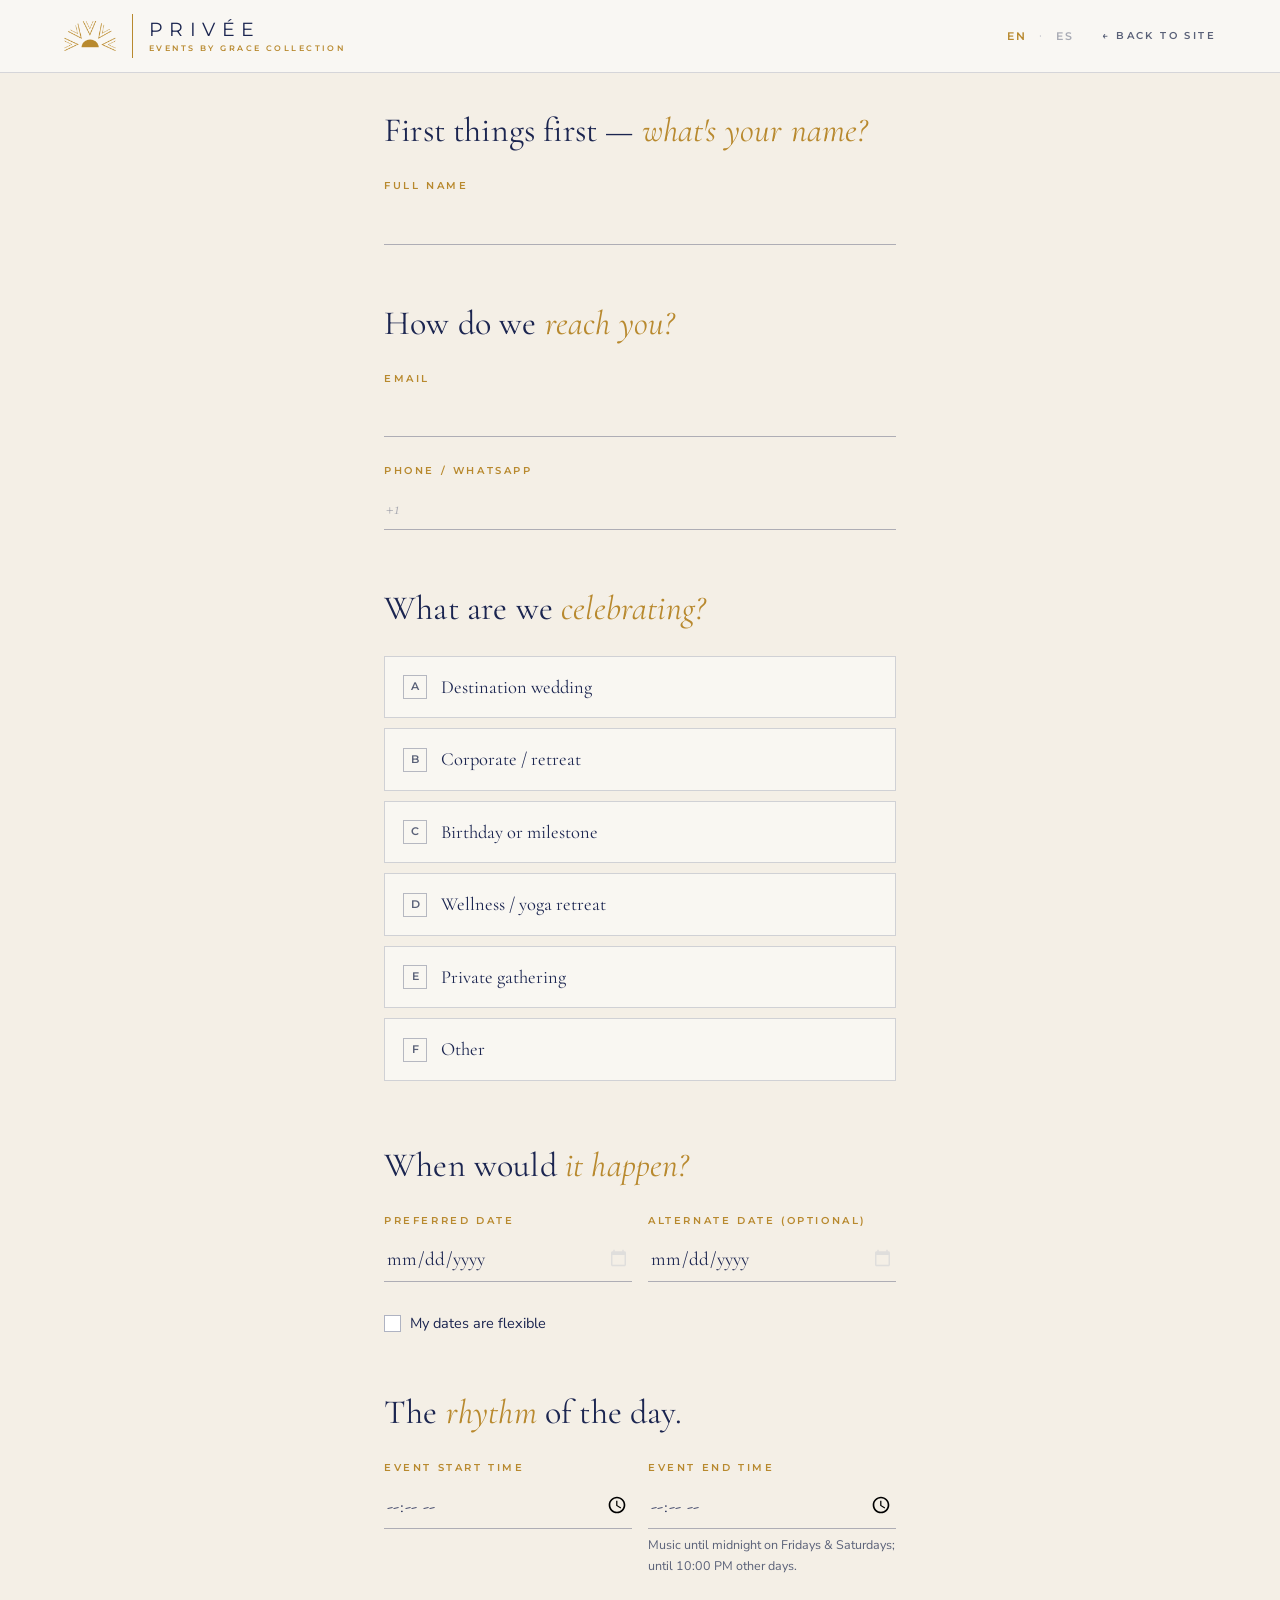
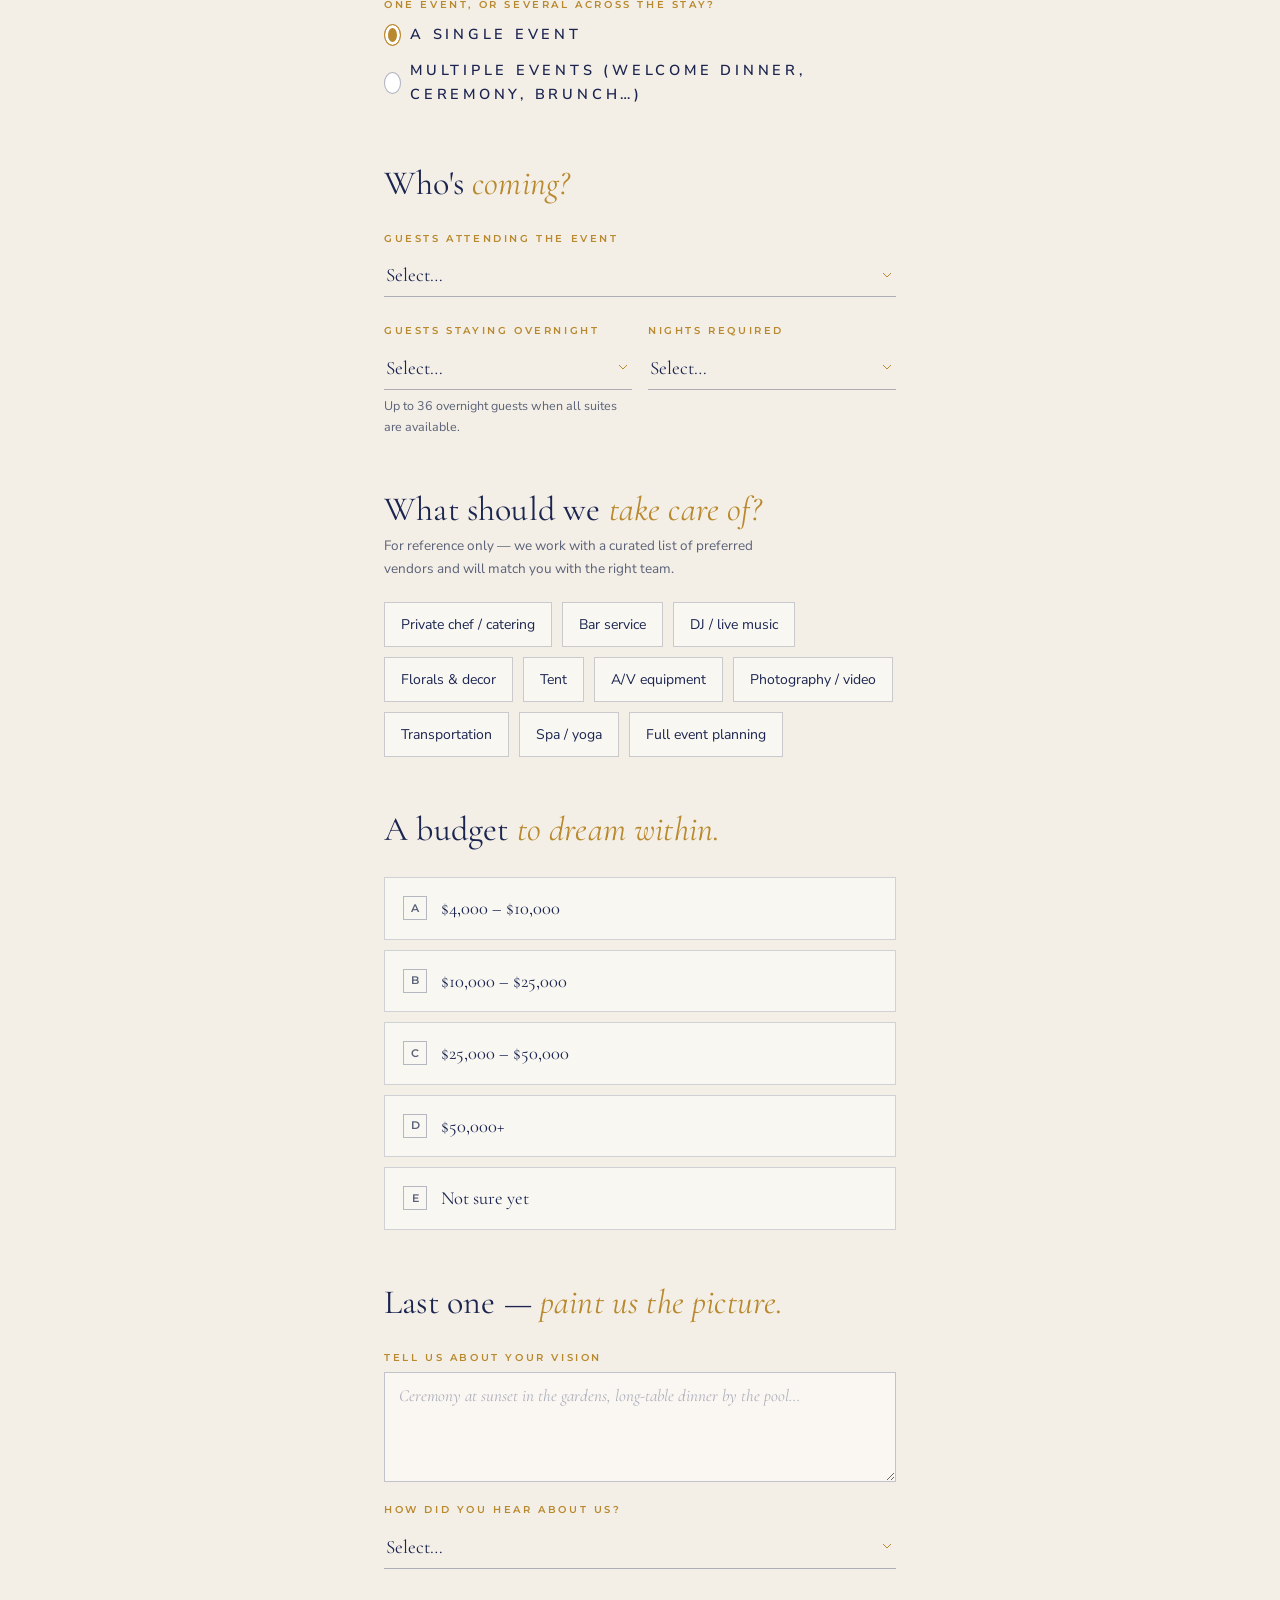
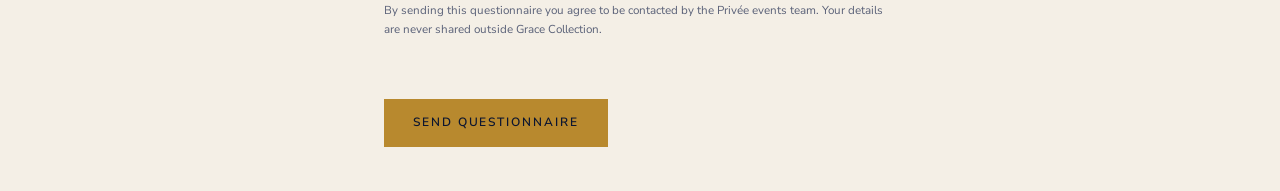
<file: muestras-g-8f1ecfd3e3a6/cuestionario-b.html>
<!DOCTYPE html>
<html lang="en">
<head>
<meta charset="utf-8">
<meta name="viewport" content="width=device-width, initial-scale=1, viewport-fit=cover">
<meta name="robots" content="noindex,nofollow">
<title>Muestra B · Cuestionario conversacional</title>
<link rel="icon" href="/favicon.webp" type="image/webp">
<link rel="preconnect" href="https://fonts.googleapis.com">
<link rel="preconnect" href="https://fonts.gstatic.com" crossorigin>
<link href="https://fonts.googleapis.com/css2?family=Cormorant+Garamond:ital,wght@0,300;0,400;0,500;1,400&family=Montserrat:wght@200;300;400;500;600&family=Nunito+Sans:wght@300;400;600&display=swap" rel="stylesheet">
<link rel="stylesheet" href="/css/style.css">
<style>
  html,body{height:100%}
  body{background:var(--parch2);color:var(--text);display:flex;flex-direction:column}
  .qbar{display:flex;align-items:center;justify-content:space-between;gap:16px;
    padding:14px var(--pad);border-bottom:1px solid var(--line);background:var(--hero-bg);flex:none}
  .qbar .lang button{background:none;border:0;cursor:pointer;font-family:var(--caps);font-size:11px;
    letter-spacing:.18em;color:var(--muted);padding:4px 6px}
  .qbar .lang button[aria-pressed="true"]{color:var(--bronze)}
  .qbar .back{font-family:var(--caps);font-size:10px;font-weight:600;letter-spacing:.24em;
    text-transform:uppercase;text-decoration:none;color:var(--muted)}
  .qbar .back:hover{color:var(--bronze)}
  @media (max-width:640px){
    .qbar{padding:12px 20px;gap:10px}
    .lockup{gap:10px}
    .lockup img{width:38px}
    .lockup .w1{font-size:13px;letter-spacing:.24em}
    .lockup .w2{font-size:5.6px;letter-spacing:.24em}
    .lockup .bar-rule{min-height:30px}
    .qbar .back{white-space:nowrap;font-size:8.5px;letter-spacing:.16em}
    .qbar>div{gap:12px!important}
  }
  .bar{height:3px;background:var(--line);flex:none}
  .bar i{display:block;height:100%;width:10%;background:linear-gradient(90deg,var(--bronze),var(--champ));transition:width .5s cubic-bezier(.22,.8,.3,1)}

  .stage{flex:1;display:flex;flex-direction:column;max-width:640px;width:100%;margin:0 auto;
    padding:clamp(22px,4vh,44px) var(--pad) 24px}
  .counter{font-family:var(--caps);font-size:10px;font-weight:600;letter-spacing:.3em;color:var(--bronze);margin-bottom:14px}
  /* desktop: todas las secciones apiladas; móvil (body.step): una a la vez */
  .scr{display:flex;flex-direction:column;margin-bottom:clamp(36px,5vw,54px)}
  body.step .scr{display:none;flex:1;margin:0}
  body.step .scr.cur{display:flex;animation:fadeUp .45s cubic-bezier(.22,.8,.3,1)}
  body:not(.step) .counter{display:none}
  body:not(.step) .bar{visibility:hidden}
  @keyframes fadeUp{from{opacity:0;transform:translateY(16px)}to{opacity:1;transform:none}}
  @media (prefers-reduced-motion:reduce){body.step .scr.cur{animation:none}}
  .scr h2{font-family:var(--serif);font-weight:400;font-size:clamp(25px,5.6vw,34px);line-height:1.12;color:var(--atlantic);margin:0 0 6px}
  .scr h2 em{font-style:italic;color:var(--bronze)}
  .scr .note{color:var(--muted);font-size:13.5px;margin:0 0 22px;max-width:52ch}
  .scr h2 + .fields,.scr h2 + .opts{margin-top:22px}

  .fields{display:flex;flex-direction:column;gap:20px}
  .fields .row{display:grid;grid-template-columns:1fr 1fr;gap:16px}
  @media (max-width:560px){.fields .row{grid-template-columns:1fr}}
  .f{display:flex;flex-direction:column;gap:6px}
  [hidden]{display:none!important}
  .f label{font-family:var(--caps);font-size:10px;font-weight:600;letter-spacing:.26em;text-transform:uppercase;color:var(--bronze)}
  .f input,.f select,.f textarea{padding:10px 2px;font-family:var(--serif);font-size:19px;border-radius:0;
    appearance:none;-webkit-appearance:none;background:transparent;border:0;
    border-bottom:1px solid rgba(27,37,80,.32);color:var(--atlantic)}
  .f input::placeholder,.f textarea::placeholder{font-style:italic;color:rgba(27,37,80,.34)}
  .f select{background-image:url("data:image/svg+xml,%3Csvg xmlns='http://www.w3.org/2000/svg' width='10' height='6'%3E%3Cpath d='M1 1l4 4 4-4' stroke='%23B8892E' fill='none'/%3E%3C/svg%3E");
    background-repeat:no-repeat;background-position:right 4px center;padding-right:26px}
  .f select option{background:#fff;color:var(--text);font-family:var(--sans);font-size:15px}
  .f input:focus,.f select:focus,.f textarea:focus{outline:none;border-bottom-color:var(--bronze);box-shadow:0 1px 0 var(--bronze)}
  .f textarea{border:1px solid rgba(27,37,80,.25);background:rgba(255,255,255,.55);padding:12px 14px;min-height:110px;font-size:17px}
  .f textarea:focus{border-color:var(--bronze);box-shadow:0 0 0 1px var(--bronze)}
  .f input[type="date"],.f input[type="time"]{min-height:42px;color-scheme:light}
  .f .hint{font-size:12.5px;color:var(--muted);font-family:var(--sans);letter-spacing:0;text-transform:none;font-weight:400}
  .err{color:#B3402A;font-size:12.5px;min-height:1em;font-family:var(--sans)}

  /* big option rows (radio) */
  .opts{display:flex;flex-direction:column;gap:10px}
  .opts label{position:relative;display:flex;align-items:center;gap:14px;cursor:pointer;
    border:1px solid rgba(27,37,80,.18);background:rgba(255,255,255,.5);padding:15px 18px;
    font-family:var(--serif);font-size:18.5px;color:var(--atlantic);transition:border-color .25s,background .25s}
  .opts label:hover{border-color:var(--champ)}
  .opts input{position:absolute;opacity:0;pointer-events:none}
  .opts .key{flex:none;width:24px;height:24px;display:flex;align-items:center;justify-content:center;
    border:1px solid rgba(27,37,80,.3);font-family:var(--caps);font-size:10.5px;font-weight:600;color:var(--muted)}
  .opts label.on{border-color:var(--bronze);background:rgba(184,137,46,.08)}
  .opts label.on .key{background:var(--bronze);border-color:var(--bronze);color:#fff}

  /* chips (checkbox multi) */
  .chips{display:flex;flex-wrap:wrap;gap:10px}
  .chips label{position:relative;cursor:pointer;border:1px solid rgba(27,37,80,.22);background:rgba(255,255,255,.5);
    padding:10px 16px;font-family:var(--sans);font-size:14px;color:var(--text);transition:border-color .25s,background .25s,color .25s}
  .chips input{position:absolute;opacity:0;pointer-events:none}
  .chips label.on{border-color:var(--bronze);background:var(--bronze);color:#fff}

  .choices{display:flex;flex-wrap:wrap;gap:12px 18px;padding:4px 0}
  .choices label{display:inline-flex;align-items:center;gap:9px;cursor:pointer;
    font-family:var(--sans);font-size:14.5px;color:var(--text)}
  .choices input[type="radio"],.choices input[type="checkbox"]{appearance:none;-webkit-appearance:none;width:17px;height:17px;
    margin:0;border:1px solid rgba(27,37,80,.35);background:#fff;cursor:pointer;flex:none}
  .choices input[type="radio"]{border-radius:50%}
  .choices input[type="radio"]:checked{border-color:var(--bronze);box-shadow:inset 0 0 0 3px #fff;background:var(--bronze)}
  .choices input[type="checkbox"]:checked{background-color:var(--bronze);border-color:var(--bronze);
    background-image:url("data:image/svg+xml,%3Csvg xmlns='http://www.w3.org/2000/svg' viewBox='0 0 14 14'%3E%3Cpath fill='none' stroke='%23FFFFFF' stroke-width='2' d='M3 7l3 3 5-5'/%3E%3C/svg%3E");
    background-repeat:no-repeat;background-position:center}

  .notice{display:none;border:0;background:var(--atlantic);color:var(--on-dark);padding:18px 20px;margin-top:4px}
  .notice.on{display:block}
  .notice h4{font-family:var(--serif);font-style:italic;font-weight:400;font-size:19px;margin:0 0 6px;color:var(--champ)}
  .notice p{margin:0 0 12px;font-size:13.5px;color:var(--on-dark-muted)}
  .notice .choices label{color:var(--on-dark)}
  .notice .choices input[type="radio"]{border-color:rgba(212,182,120,.55);background:transparent}
  .notice .choices input[type="radio"]:checked{border-color:var(--champ);background:var(--champ);box-shadow:inset 0 0 0 3px var(--atlantic)}
  .notice .err{color:var(--err)}

  .snav{margin-top:6px;display:flex;align-items:center;gap:14px}
  body.step .snav{margin-top:auto;padding-top:26px}
  body:not(.step) .snav .back-btn,body:not(.step) #nextBtn{display:none}
  body.step .snav .btn{flex:1}
  .snav .back-btn{flex:0 0 auto;min-width:52px;padding:0 16px}
  .snav .back-btn[data-hide]{visibility:hidden}
  .legal{font-size:11.5px;color:var(--muted);margin-top:12px}
  .thanks{display:none;margin:auto;padding:36px;border:1px solid var(--line);background:var(--hero-bg);text-align:center}
  .thanks.on{display:block}
  .thanks h3{font-size:32px;margin:0 0 10px;color:var(--atlantic);font-family:var(--serif);font-weight:400}
  .thanks p{margin:0;color:var(--muted)}
  .hp{position:absolute;left:-9999px;width:1px;height:1px;overflow:hidden;opacity:0;pointer-events:none}
</style>
</head>
<body>

<div class="qbar">
  <a class="lockup" href="/muestras-g-8f1ecfd3e3a6/">
    <img src="/assets/vectors/logo-crest.webp" alt="Privée Events by Grace Collection" width="38" height="22"><span class="bar-rule"></span>
    <span class="wm"><span class="w1">Privée</span><span class="w2">Events by Grace Collection</span></span>
  </a>
  <div style="display:flex;align-items:center;gap:22px">
    <div class="lang" role="group" aria-label="Language">
      <button type="button" data-lang="en" aria-pressed="true">EN</button><span>·</span><button type="button" data-lang="es" aria-pressed="false">ES</button>
    </div>
    <a class="back" href="/muestras-g-8f1ecfd3e3a6/" data-q="back">← Back to site</a>
  </div>
</div>
<div class="bar"><i id="progFill"></i></div>

<main class="stage">
  <p class="counter"><span id="counter">1 / 9</span></p>

  <form id="qform" novalidate style="display:flex;flex-direction:column;flex:1">
    <div class="hp" aria-hidden="true">
      <label for="company">Company</label>
      <input type="text" id="company" name="company" tabindex="-1" autocomplete="off">
    </div>

    <!-- 1 name -->
    <section class="scr">
      <h2 data-q="b1.h">First things first — <em>what's your name?</em></h2>
      <div class="fields">
        <div class="f"><label for="name" data-q="f.name">Full name</label><input id="name" name="name" autocomplete="name" required><span class="err" aria-live="polite"></span></div>
      </div>
    </section>

    <!-- 2 contact -->
    <section class="scr">
      <h2 data-q="b2.h">How do we <em>reach you?</em></h2>
      <div class="fields">
        <div class="f"><label for="email" data-q="f.email">Email</label><input id="email" name="email" type="email" autocomplete="email" required><span class="err" aria-live="polite"></span></div>
        <div class="f"><label for="phone" data-q="f.phone">Phone / WhatsApp</label><input id="phone" name="phone" type="tel" autocomplete="tel" placeholder="+1" required><span class="err" aria-live="polite"></span></div>
      </div>
    </section>

    <!-- 3 event type -->
    <section class="scr" data-auto="eventType">
      <h2 data-q="b3.h">What are we <em>celebrating?</em></h2>
      <div class="opts">
        <label><input type="radio" name="eventType" value="wedding" required><span class="key">A</span><span data-q="o.wed">Destination wedding</span></label>
        <label><input type="radio" name="eventType" value="corporate"><span class="key">B</span><span data-q="o.corp">Corporate / retreat</span></label>
        <label><input type="radio" name="eventType" value="birthday"><span class="key">C</span><span data-q="o.bday">Birthday or milestone</span></label>
        <label><input type="radio" name="eventType" value="wellness"><span class="key">D</span><span data-q="o.well">Wellness / yoga retreat</span></label>
        <label><input type="radio" name="eventType" value="gathering"><span class="key">E</span><span data-q="o.gath">Private gathering</span></label>
        <label><input type="radio" name="eventType" value="other"><span class="key">F</span><span data-q="o.other">Other</span></label>
      </div>
      <span class="err" aria-live="polite"></span>
    </section>

    <!-- 4 date -->
    <section class="scr">
      <h2 data-q="b4.h">When would <em>it happen?</em></h2>
      <div class="fields">
        <div class="row">
          <div class="f"><label for="date" data-q="f.date">Preferred date</label><input id="date" name="date" type="date" required><span class="err" aria-live="polite"></span></div>
          <div class="f"><label for="altdate" data-q="f.alt">Alternate date (optional)</label><input id="altdate" name="altDate" type="date"></div>
        </div>
        <div class="choices">
          <label><input type="checkbox" id="flex" name="flexible" value="yes"><span data-q="f.flex">My dates are flexible</span></label>
        </div>
        <div class="notice" id="wknd" role="note">
          <h4 data-q="w.t">A note about weekend dates</h4>
          <p data-q="w.p">Weekend events (Friday–Sunday) require a full-property buyout of at least 9 bedrooms, with a 3-night minimum stay, plus an event fee. Your group enjoys the entire estate — all suites, pools, and gardens — exclusively.</p>
          <div class="choices">
            <label><input type="radio" name="weekendAck" value="works"><span data-q="w.yes">That works for us</span></label>
            <label><input type="radio" name="weekendAck" value="more-info"><span data-q="w.more">Tell me more first</span></label>
          </div>
          <span class="err" aria-live="polite"></span>
        </div>
      </div>
    </section>

    <!-- 5 times / multiple -->
    <section class="scr">
      <h2 data-q="b5.h">The <em>rhythm</em> of the day.</h2>
      <div class="fields">
        <div class="row">
          <div class="f"><label for="start" data-q="f.start">Event start time</label><input id="start" name="startTime" type="time"></div>
          <div class="f"><label for="end" data-q="f.end">Event end time</label><input id="end" name="endTime" type="time"><span class="hint" data-q="f.endhint">Music until midnight on Fridays &amp; Saturdays; until 10:00 PM other days.</span></div>
        </div>
        <div class="f">
          <label data-q="f.multi">One event, or several across the stay?</label>
          <div class="choices">
            <label><input type="radio" name="multipleEvents" value="single" checked><span data-q="o.single">A single event</span></label>
            <label><input type="radio" name="multipleEvents" value="multiple"><span data-q="o.multi">Multiple events (welcome dinner, ceremony, brunch…)</span></label>
          </div>
        </div>
        <div class="f" id="multiDetail" hidden>
          <label for="eventsDetail" data-q="f.multid">Tell us about each event</label>
          <textarea id="eventsDetail" name="eventsDetail" maxlength="600" data-qp="p.multid" placeholder="E.g., Friday welcome dinner for 40, Saturday ceremony &amp; reception for 90, Sunday farewell brunch…"></textarea>
        </div>
      </div>
    </section>

    <!-- 6 guests -->
    <section class="scr">
      <h2 data-q="b6.h">Who's <em>coming?</em></h2>
      <div class="fields">
        <div class="f"><label for="gevent" data-q="f.gev">Guests attending the event</label>
          <select id="gevent" name="guestsEvent" required>
            <option value="" data-q="o.sel">Select…</option>
            <option value="up to 20">1–20</option>
            <option value="21-50">21–50</option>
            <option value="51-90">51–90</option>
            <option value="91-150">91–150</option>
          </select><span class="err" aria-live="polite"></span>
        </div>
        <div class="row">
          <div class="f"><label for="gstay" data-q="f.gst">Guests staying overnight</label>
            <select id="gstay" name="guestsOvernight">
              <option value="" data-q="o.sel">Select…</option>
              <option value="none" data-q="o.none">None — event only</option>
              <option value="1-10">1–10</option>
              <option value="11-20">11–20</option>
              <option value="21-36">21–36</option>
            </select>
            <span class="hint" data-q="f.gsthint">Up to 36 overnight guests when all suites are available.</span>
          </div>
          <div class="f"><label for="nights" data-q="f.nights">Nights required</label>
            <select id="nights" name="nights">
              <option value="" data-q="o.sel">Select…</option>
              <option value="event only" data-q="o.evonly">Event only, no stay</option>
              <option value="2">2</option>
              <option value="3">3</option>
              <option value="4">4</option>
              <option value="5+">5+</option>
            </select>
          </div>
        </div>
      </div>
    </section>

    <!-- 7 services -->
    <section class="scr">
      <h2 data-q="b7.h">What should we <em>take care of?</em></h2>
      <p class="note" data-q="s4note">For reference only — we work with a curated list of preferred vendors and will match you with the right team.</p>
      <div class="chips">
        <label><input type="checkbox" name="services" value="chef"><span data-q="sv.chef">Private chef / catering</span></label>
        <label><input type="checkbox" name="services" value="bar"><span data-q="sv.bar">Bar service</span></label>
        <label><input type="checkbox" name="services" value="music"><span data-q="sv.music">DJ / live music</span></label>
        <label><input type="checkbox" name="services" value="florals"><span data-q="sv.flor">Florals &amp; decor</span></label>
        <label><input type="checkbox" name="services" value="tent"><span data-q="sv.tent">Tent</span></label>
        <label><input type="checkbox" name="services" value="av"><span data-q="sv.av">A/V equipment</span></label>
        <label><input type="checkbox" name="services" value="photo"><span data-q="sv.photo">Photography / video</span></label>
        <label><input type="checkbox" name="services" value="transport"><span data-q="sv.trans">Transportation</span></label>
        <label><input type="checkbox" name="services" value="spa"><span data-q="sv.spa">Spa / yoga</span></label>
        <label><input type="checkbox" name="services" value="planning"><span data-q="sv.plan">Full event planning</span></label>
      </div>
    </section>

    <!-- 8 budget -->
    <section class="scr" data-auto="budget">
      <h2 data-q="b8.h">A budget <em>to dream within.</em></h2>
      <div class="opts">
        <label><input type="radio" name="budget" value="4k-10k"><span class="key">A</span><span>$4,000 – $10,000</span></label>
        <label><input type="radio" name="budget" value="10k-25k"><span class="key">B</span><span>$10,000 – $25,000</span></label>
        <label><input type="radio" name="budget" value="25k-50k"><span class="key">C</span><span>$25,000 – $50,000</span></label>
        <label><input type="radio" name="budget" value="50k+"><span class="key">D</span><span>$50,000+</span></label>
        <label><input type="radio" name="budget" value="unsure"><span class="key">E</span><span data-q="o.unsure">Not sure yet</span></label>
      </div>
    </section>

    <!-- 9 vision + heard + send -->
    <section class="scr">
      <h2 data-q="b9.h">Last one — <em>paint us the picture.</em></h2>
      <div class="fields">
        <div class="f">
          <label for="vision" data-q="f.vision">Tell us about your vision</label>
          <textarea id="vision" name="vision" maxlength="1000" data-qp="p.vision" placeholder="Ceremony at sunset in the gardens, long-table dinner by the pool…"></textarea>
        </div>
        <div class="f"><label for="heard" data-q="f.heard">How did you hear about us?</label>
          <select id="heard" name="heard">
            <option value="" data-q="o.sel">Select…</option>
            <option value="instagram">Instagram</option>
            <option value="google" data-q="o.google">Google search</option>
            <option value="referral" data-q="o.ref">Friend or planner referral</option>
            <option value="flyer" data-q="o.flyer">Flyer / printed material</option>
            <option value="stay" data-q="o.stay">I stayed at the hotel</option>
            <option value="other" data-q="o.other">Other</option>
          </select>
        </div>
        <p class="legal" data-q="f.legal">By sending this questionnaire you agree to be contacted by the Privée events team. Your details are never shared outside Grace Collection.</p>
      </div>
    </section>

    <div class="snav">
      <button class="btn ghost back-btn" type="button" id="backBtn" aria-label="Back" data-hide>←</button>
      <button class="btn solid" type="button" id="nextBtn" data-q="q.next">Continue</button>
      <button class="btn solid" type="submit" id="sendBtn" data-q="f.send" hidden>Send questionnaire</button>
    </div>
    <span class="err" id="formErr" aria-live="polite" style="display:block;text-align:center;margin-top:8px"></span>
  </form>

  <div class="thanks" id="thanks" tabindex="-1">
    <h3 data-q="t.t">Received, with pleasure.</h3>
    <p data-q="t.p">Your event director will reply personally within 24 hours, in the language you wrote to us in.</p>
  </div>
</main>

<script>
(function(){
  "use strict";

  var SHEET_ENDPOINT = "https://script.google.com/macros/s/AKfycbzfpqEXp7GqPquYrMrAMDsIrotHZEsXyB0HpW7kqVG2Q4nZWziprwNzr-_XkaPi3Q3i8A/exec";
  var FALLBACK = "https://formspree.io/f/xeaonrpb";

  var dict = {
    en: {},
    es: {
      "back":"← Volver al sitio",
      "b1.h":"Lo primero — <em>¿cómo te llamas?</em>",
      "b2.h":"¿Cómo <em>te contactamos?</em>",
      "b3.h":"¿Qué vamos a <em>celebrar?</em>",
      "b4.h":"¿Cuándo <em>sería?</em>",
      "b5.h":"El <em>ritmo</em> del día.",
      "b6.h":"¿Quiénes <em>vienen?</em>",
      "b7.h":"¿De qué nos <em>encargamos?</em>",
      "b8.h":"Un presupuesto <em>para soñar.</em>",
      "b9.h":"Lo último — <em>píntanos el cuadro.</em>",
      "f.name":"Nombre completo","f.email":"Email","f.phone":"Teléfono / WhatsApp","f.heard":"¿Cómo nos conociste?",
      "f.date":"Fecha preferida","f.alt":"Fecha alterna (opcional)",
      "f.flex":"Mis fechas son flexibles","f.start":"Hora de inicio","f.end":"Hora de cierre",
      "f.endhint":"Música hasta medianoche viernes y sábados; hasta las 10:00 PM los demás días.",
      "f.gsthint":"Hasta 36 huéspedes cuando todas las suites están disponibles.",
      "s4note":"Solo como referencia — trabajamos con una lista curada de suplidores preferidos y te conectaremos con el equipo ideal.",
      "f.multi":"¿Un solo evento o varios durante la estadía?","f.multid":"Cuéntanos de cada evento",
      "f.gev":"Invitados al evento","f.gst":"Invitados que se hospedan","f.nights":"Noches requeridas",
      "f.vision":"Cuéntanos tu visión","f.send":"Enviar cuestionario",
      "f.legal":"Al enviar este cuestionario aceptas ser contactado por el equipo de Privée. Tus datos nunca se comparten fuera de Grace Collection.",
      "o.sel":"Selecciona…","o.google":"Búsqueda en Google","o.ref":"Recomendación de amigo o planner","o.flyer":"Flyer / material impreso",
      "o.stay":"Me hospedé en el hotel","o.other":"Otro","o.wed":"Boda destino","o.corp":"Corporativo / retiro",
      "o.bday":"Cumpleaños o celebración","o.well":"Retiro de bienestar / yoga","o.gath":"Reunión privada",
      "o.single":"Un solo evento",
      "o.multi":"Varios eventos (cena de bienvenida, ceremonia, brunch…)","o.none":"Ninguno — solo el evento",
      "o.evonly":"Solo el evento, sin estadía","o.unsure":"Aún no lo sé",
      "w.t":"Una nota sobre fechas de fin de semana",
      "w.p":"Los eventos de fin de semana (viernes–domingo) requieren el buyout completo de la propiedad de al menos 9 habitaciones, con un mínimo de 3 noches, más una tarifa de evento. Tu grupo disfruta toda la propiedad — suites, piscinas y jardines — en exclusiva.",
      "w.yes":"Nos funciona","w.more":"Cuéntame más primero",
      "sv.chef":"Chef privado / catering","sv.bar":"Servicio de barra","sv.music":"DJ / música en vivo","sv.flor":"Flores y decoración",
      "sv.tent":"Carpa","sv.av":"Equipo A/V","sv.photo":"Fotografía / video","sv.trans":"Transportación","sv.spa":"Spa / yoga","sv.plan":"Planificación completa",
      "p.multid":"Ej.: viernes cena de bienvenida para 40, sábado ceremonia y recepción para 90, domingo brunch de despedida…",
      "p.vision":"Ceremonia al atardecer en los jardines, cena de mesa larga junto a la piscina…",
      "t.t":"Recibido, con gusto.","t.p":"Tu directora de eventos responderá personalmente en 24 horas, en el idioma en que nos escribas.",
      "e.req":"Este campo es requerido","e.email":"Verifica tu email","e.wknd":"Indícanos si el requisito de fin de semana te funciona",
      "e.choose":"Elige una opción","e.send":"No se pudo enviar. Intenta de nuevo o escríbenos por WhatsApp.",
      "sending":"Enviando…","q.next":"Continuar"
    }
  };
  var enStrings = {
    "e.req":"This field is required","e.email":"Please check your email","e.wknd":"Please tell us if the weekend requirement works for you",
    "e.choose":"Please choose one","e.send":"Could not send. Please try again or WhatsApp us.","sending":"Sending…"
  };
  var lang = (localStorage.getItem("privee-q-lang") || (navigator.language||"en").slice(0,2)) === "es" ? "es" : "en";
  var enCache = {};
  function t(key){ return lang === "es" ? (dict.es[key] || "") : (enStrings[key] || enCache[key] || ""); }

  function applyLang(){
    document.documentElement.lang = lang;
    document.querySelectorAll("[data-q]").forEach(function(el){
      var k = el.getAttribute("data-q");
      if(!(k in enCache)) enCache[k] = el.innerHTML;
      if(lang === "es" && dict.es[k]) el.innerHTML = dict.es[k];
      else if(lang === "en") el.innerHTML = enCache[k];
    });
    document.querySelectorAll("[data-qp]").forEach(function(el){
      var k = el.getAttribute("data-qp");
      if(!(k in enCache)) enCache[k] = el.getAttribute("placeholder") || "";
      el.setAttribute("placeholder", lang === "es" && dict.es[k] ? dict.es[k] : enCache[k]);
    });
    document.querySelectorAll(".lang [data-lang]").forEach(function(b){
      b.setAttribute("aria-pressed", String(b.getAttribute("data-lang") === lang));
    });
    localStorage.setItem("privee-q-lang", lang);
  }
  document.querySelectorAll(".lang [data-lang]").forEach(function(b){
    b.addEventListener("click", function(){ lang = b.getAttribute("data-lang"); applyLang(); });
  });

  /* ── Screens ── */
  var form = document.getElementById("qform");
  var scrs = Array.prototype.slice.call(form.querySelectorAll(".scr"));
  var cur = 0;
  var backBtn = document.getElementById("backBtn");
  var nextBtn = document.getElementById("nextBtn");
  var sendBtn = document.getElementById("sendBtn");
  var formErr = document.getElementById("formErr");

  function paint(){
    document.getElementById("progFill").style.width = ((cur+1)/scrs.length*100) + "%";
    document.getElementById("counter").textContent = (cur+1) + " / " + scrs.length;
  }
  function show(i){
    cur = i;
    if(!document.body.classList.contains("step")){
      scrs[i].scrollIntoView({behavior:"smooth", block:"start"});
      return;
    }
    scrs.forEach(function(s, j){ s.classList.toggle("cur", j === i); });
    if(cur === 0) backBtn.setAttribute("data-hide",""); else backBtn.removeAttribute("data-hide");
    var last = cur === scrs.length - 1;
    nextBtn.hidden = last;
    sendBtn.hidden = !last;
    formErr.textContent = "";
    paint();
    window.scrollTo(0,0);
    var first = scrs[i].querySelector("input:not([type=radio]):not([type=checkbox]),select,textarea");
    if(first && matchMedia("(min-width:900px)").matches) first.focus({preventScroll:true});
  }

  function validScr(i){
    var ok = true;
    var s = scrs[i];
    s.querySelectorAll(".err").forEach(function(e){ e.textContent = ""; });
    s.querySelectorAll("input[required]:not([type=radio]),select[required],textarea[required]").forEach(function(el){
      var bad = !el.value || (el.type === "email" && !/^[^\s@]+@[^\s@]+\.[^\s@]+$/.test(el.value));
      if(bad){
        ok = false;
        var err = el.closest(".f") && el.closest(".f").querySelector(".err");
        if(err) err.textContent = el.type === "email" && el.value ? t("e.email") : t("e.req");
      }
    });
    var reqRadio = s.querySelector('input[type=radio][required]');
    if(reqRadio && !s.querySelector('input[name="'+reqRadio.name+'"]:checked')){
      ok = false;
      var e2 = s.querySelector(".err:last-of-type") || s.querySelector(".err");
      if(e2) e2.textContent = t("e.choose");
    }
    var wknd = s.querySelector("#wknd");
    if(wknd && wknd.classList.contains("on") && !s.querySelector('input[name="weekendAck"]:checked')){
      ok = false;
      wknd.querySelector(".err").textContent = t("e.wknd");
    }
    return ok;
  }

  backBtn.addEventListener("click", function(){ if(cur > 0) show(cur - 1); });
  nextBtn.addEventListener("click", function(){
    if(!validScr(cur)) return;
    if(cur < scrs.length - 1) show(cur + 1);
  });
  document.addEventListener("keydown", function(e){
    if(e.key === "Enter" && e.target.tagName !== "TEXTAREA" && document.body.classList.contains("step") && cur < scrs.length - 1){
      e.preventDefault();
      nextBtn.click();
    }
  });

  /* option row highlight + auto-advance */
  scrs.forEach(function(s){
    s.querySelectorAll(".opts label, .chips label").forEach(function(l){
      var inp = l.querySelector("input");
      inp.addEventListener("change", function(){
        if(inp.type === "radio"){
          s.querySelectorAll('.opts input[name="'+inp.name+'"]').forEach(function(r){
            r.closest("label").classList.toggle("on", r.checked);
          });
          if(s.hasAttribute("data-auto") && document.body.classList.contains("step")){
            setTimeout(function(){ if(cur === scrs.indexOf(s)) nextBtn.click(); }, 350);
          }
        } else {
          l.classList.toggle("on", inp.checked);
        }
      });
    });
  });

  /* ── Weekend notice ── */
  var dateEl = document.getElementById("date");
  var wkndEl = document.getElementById("wknd");
  function isWeekend(v){
    if(!v) return false;
    var d = new Date(v + "T12:00:00");
    var day = d.getDay();
    return day === 5 || day === 6 || day === 0;
  }
  dateEl.addEventListener("change", function(){
    wkndEl.classList.toggle("on", isWeekend(dateEl.value));
  });

  /* ── Multiple events detail ── */
  document.querySelectorAll('input[name="multipleEvents"]').forEach(function(r){
    r.addEventListener("change", function(){
      document.getElementById("multiDetail").hidden = (r.value !== "multiple" || !r.checked);
    });
  });

  /* ── Submit ── */
  form.addEventListener("submit", function(ev){
    ev.preventDefault();
    if(form.company.value) return;
    for(var i = 0; i < scrs.length; i++){
      if(!validScr(i)){ show(i); return; }
    }

    var fd = new FormData(form);
    fd.delete("company");
    fd.append("language", lang);
    fd.append("source", "privee-questionnaire");
    var services = [];
    form.querySelectorAll('input[name="services"]:checked').forEach(function(c){ services.push(c.value); });
    fd.delete("services");
    fd.append("services", services.join(", "));

    var label = sendBtn.textContent;
    sendBtn.disabled = true;
    sendBtn.textContent = t("sending") || "Sending…";

    var url = SHEET_ENDPOINT || FALLBACK;
    fetch(url, { method:"POST", body:fd, headers: SHEET_ENDPOINT ? {} : { "Accept":"application/json" } })
      .then(function(r){ if(!r.ok) throw new Error(r.status); return r; })
      .then(function(){
        form.hidden = true;
        document.getElementById("counter").style.visibility = "hidden";
        var th = document.getElementById("thanks");
        th.classList.add("on");
        th.focus();
      })
      .catch(function(){
        formErr.textContent = t("e.send");
        sendBtn.disabled = false;
        sendBtn.textContent = label;
      });
  });

  /* etapas solo en móvil */
  var mql = matchMedia("(max-width:760px)");
  function setMode(){
    var m = mql.matches;
    document.body.classList.toggle("step", m);
    if(m){
      show(cur);
    } else {
      scrs.forEach(function(s){ s.classList.remove("cur"); });
      nextBtn.hidden = true;
      sendBtn.hidden = false;
    }
  }
  if(mql.addEventListener) mql.addEventListener("change", setMode); else mql.addListener(setMode);

  applyLang();
  setMode();
})();
</script>
</body>
</html>
</file>
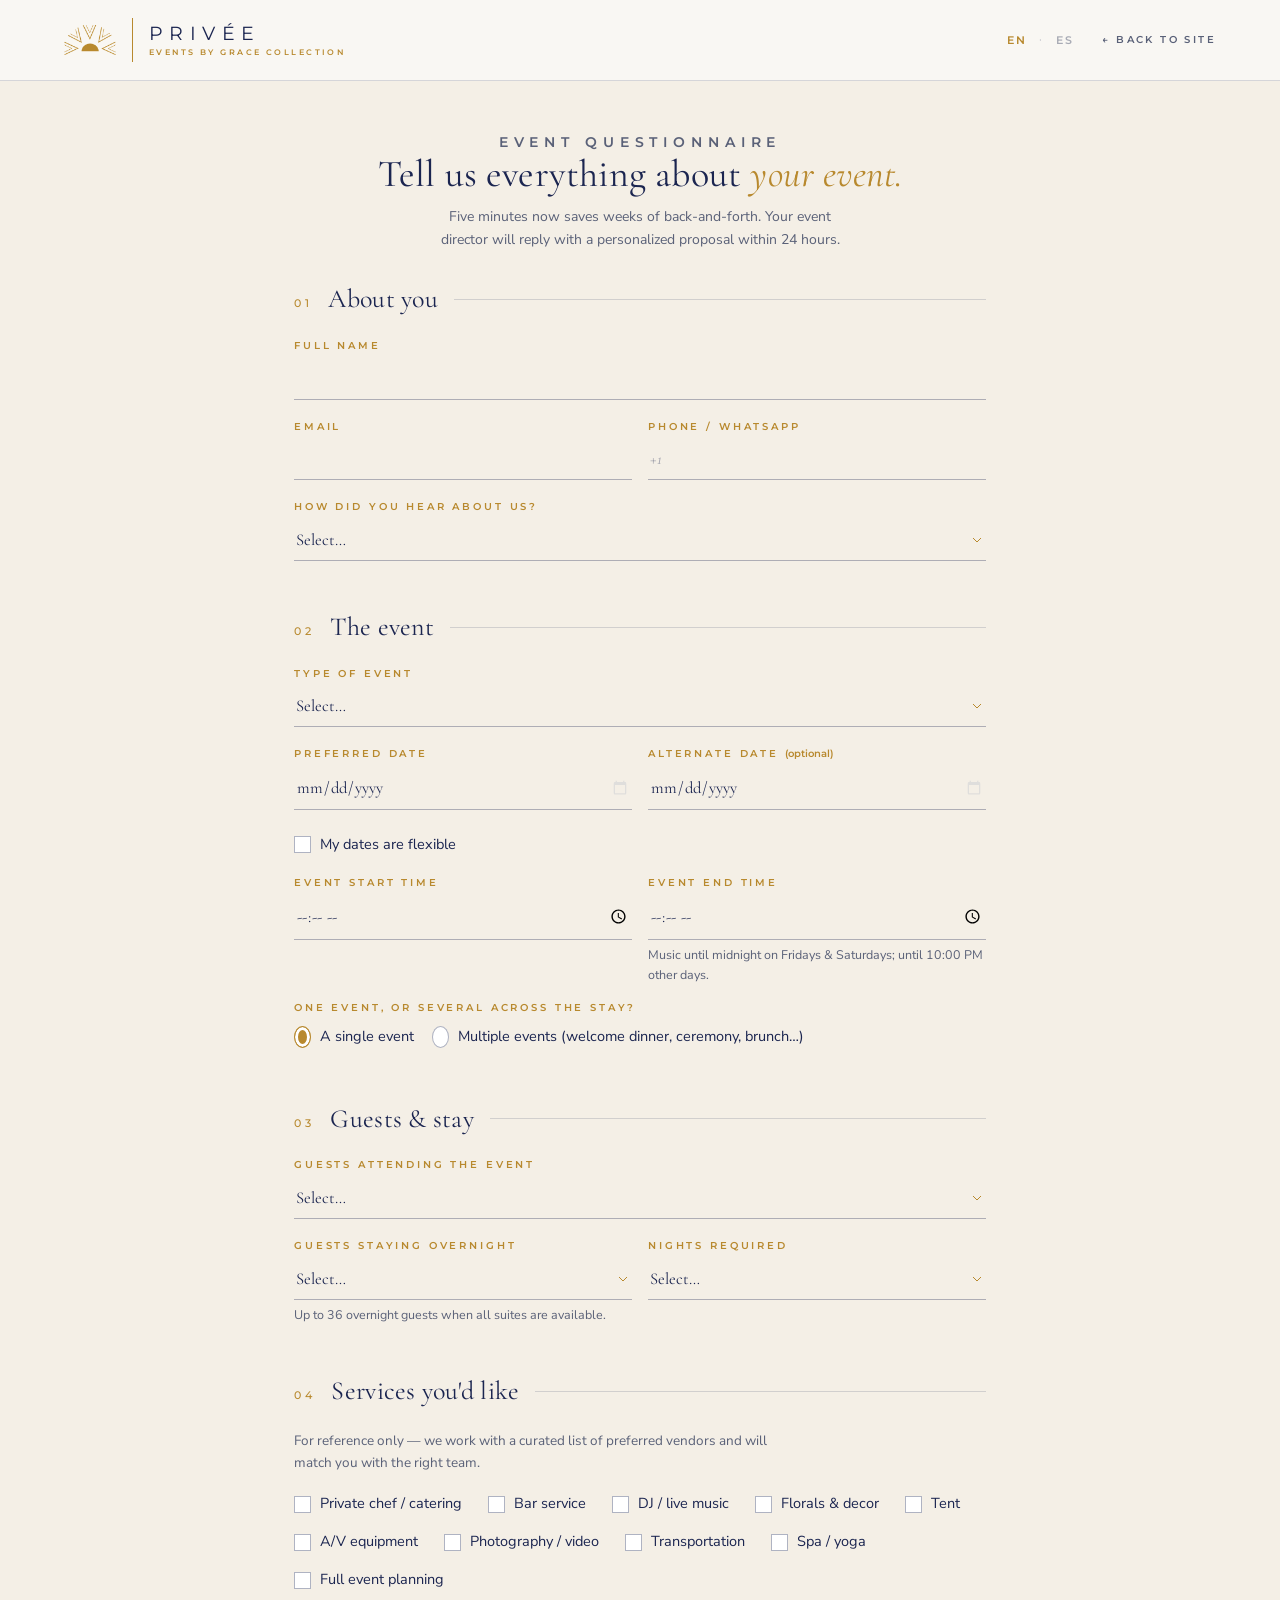
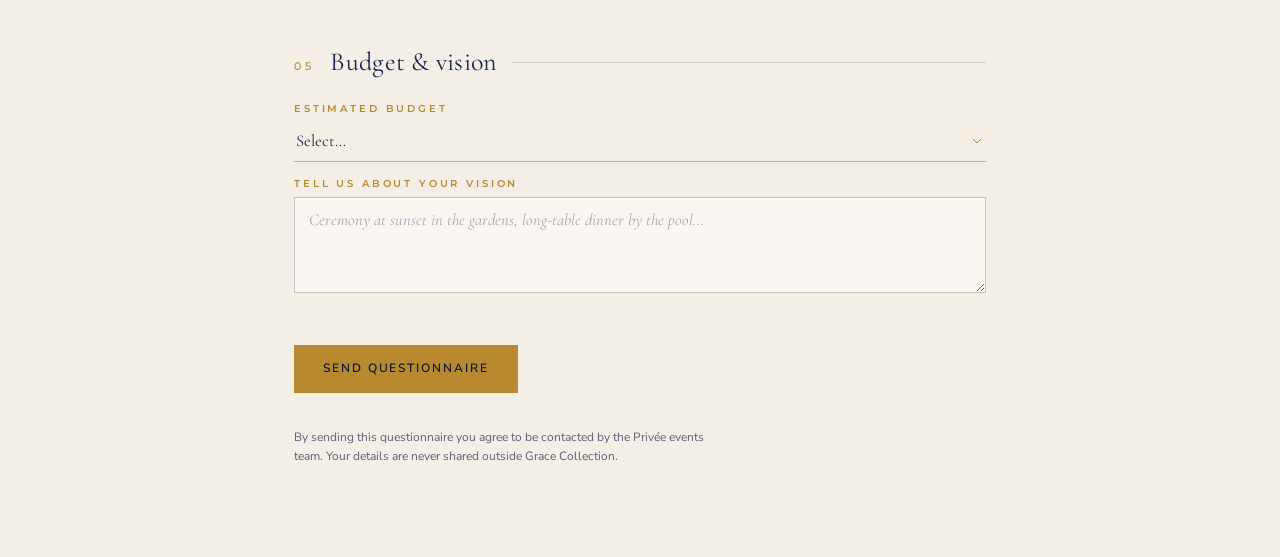
<file: muestras-g-8f1ecfd3e3a6/cuestionario-c.html>
<!DOCTYPE html>
<html lang="en">
<head>
<meta charset="utf-8">
<meta name="viewport" content="width=device-width, initial-scale=1, viewport-fit=cover">
<meta name="robots" content="noindex,nofollow">
<title>Muestra C · Cuestionario acordeón</title>
<link rel="icon" href="/favicon.webp" type="image/webp">
<link rel="preconnect" href="https://fonts.googleapis.com">
<link rel="preconnect" href="https://fonts.gstatic.com" crossorigin>
<link href="https://fonts.googleapis.com/css2?family=Cormorant+Garamond:ital,wght@0,300;0,400;0,500;1,400&family=Montserrat:wght@200;300;400;500;600&family=Nunito+Sans:wght@300;400;600&display=swap" rel="stylesheet">
<link rel="stylesheet" href="/css/style.css">
<style>
  body{background:var(--parch2);color:var(--text)}
  .qbar{display:flex;align-items:center;justify-content:space-between;gap:16px;
    padding:18px var(--pad);border-bottom:1px solid var(--line);background:var(--hero-bg)}
  .qbar .lang button{background:none;border:0;cursor:pointer;font-family:var(--caps);font-size:11px;
    letter-spacing:.18em;color:var(--muted);padding:4px 6px}
  .qbar .lang button[aria-pressed="true"]{color:var(--bronze)}
  .qbar .back{font-family:var(--caps);font-size:10px;font-weight:600;letter-spacing:.24em;
    text-transform:uppercase;text-decoration:none;color:var(--muted)}
  .qbar .back:hover{color:var(--bronze)}
  @media (max-width:640px){
    .qbar{padding:12px 20px;gap:10px}
    .lockup{gap:10px}
    .lockup img{width:38px}
    .lockup .w1{font-size:13px;letter-spacing:.24em}
    .lockup .w2{font-size:5.6px;letter-spacing:.24em}
    .lockup .bar-rule{min-height:30px}
    .qbar .back{white-space:nowrap;font-size:8.5px;letter-spacing:.16em}
    .qbar>div{gap:12px!important}
  }
  .qwrap{max-width:820px;margin:0 auto;padding:clamp(24px,4vw,40px) var(--pad) 90px}
  .qhead{text-align:center;margin-bottom:clamp(22px,3.5vw,34px)}
  .qhead h1{font-family:var(--serif);font-weight:400;font-size:clamp(26px,3.6vw,38px);line-height:1.08;color:var(--atlantic)}
  .qhead h1 em{font-style:italic;color:var(--bronze)}
  .qhead p{color:var(--muted);max-width:52ch;margin:10px auto 0;font-size:14px}

  /* progress — solo móvil (body.step) */
  .prog{display:none;margin:0 0 10px}
  body.step .prog{display:block}
  .prog .bar{height:3px;background:var(--line);overflow:hidden}
  .prog .bar i{display:block;height:100%;width:20%;background:linear-gradient(90deg,var(--bronze),var(--champ));transition:width .5s cubic-bezier(.22,.8,.3,1)}
  .prog .meta{display:flex;justify-content:space-between;align-items:baseline;gap:12px;margin-top:10px}
  .prog .step{font-family:var(--caps);font-size:10px;font-weight:600;letter-spacing:.3em;text-transform:uppercase;color:var(--bronze)}
  .prog .sect{font-family:var(--serif);font-size:19px;font-style:italic;color:var(--atlantic)}

  /* desktop: formulario completo, igual al cuestionario actual */
  fieldset{border:0;margin:0 0 clamp(34px,5vw,52px);padding:0}
  legend{display:flex;align-items:baseline;gap:16px;width:100%;padding:0;margin-bottom:clamp(16px,2.4vw,24px)}
  legend .num{font-family:var(--caps);font-size:11px;font-weight:500;letter-spacing:.34em;color:var(--bronze)}
  legend .t{font-family:var(--serif);font-weight:400;font-size:clamp(21px,2.6vw,26px);line-height:1.1;
    color:var(--atlantic);text-transform:none;letter-spacing:.01em}
  legend::after{content:"";flex:1;border-top:1px solid var(--line);align-self:center}
  /* móvil: un paso a la vez */
  body.step fieldset{display:none;margin:0;padding:clamp(18px,3vw,26px) 0 0}
  body.step fieldset.cur{display:block;animation:fadeUp .45s cubic-bezier(.22,.8,.3,1)}
  body.step legend{display:none}
  @keyframes fadeUp{from{opacity:0;transform:translateY(14px)}to{opacity:1;transform:none}}
  @media (prefers-reduced-motion:reduce){body.step fieldset.cur{animation:none}}
  .secnote{font-size:13.5px;color:var(--muted);margin:0 0 14px;max-width:64ch}
  .qform{display:grid;grid-template-columns:1fr 1fr;gap:14px 16px}
  .qform .full{grid-column:1/-1}
  @media (max-width:640px){.qform{grid-template-columns:1fr}}
  .f{display:flex;flex-direction:column;gap:5px}
  [hidden]{display:none!important}
  .f label{color:var(--bronze)}
  .f input,.f select,.f textarea{padding:10px 2px;font-family:var(--serif);font-size:16.5px;border-radius:0;
    appearance:none;-webkit-appearance:none;background:transparent;border:0;
    border-bottom:1px solid rgba(27,37,80,.32);color:var(--atlantic)}
  .f input::placeholder,.f textarea::placeholder{font-style:italic;color:rgba(27,37,80,.38)}
  .f select{background-image:url("data:image/svg+xml,%3Csvg xmlns='http://www.w3.org/2000/svg' width='10' height='6'%3E%3Cpath d='M1 1l4 4 4-4' stroke='%23B8892E' fill='none'/%3E%3C/svg%3E");
    background-repeat:no-repeat;background-position:right 4px center;padding-right:26px}
  .f select option{background:#fff;color:var(--text);font-family:var(--sans);font-size:15px}
  .f input:focus,.f select:focus,.f textarea:focus{outline:none;border-bottom-color:var(--bronze);
    box-shadow:0 1px 0 var(--bronze)}
  .f textarea{border:1px solid rgba(27,37,80,.25);background:rgba(255,255,255,.55);padding:12px 14px;min-height:96px}
  .f textarea:focus{border-color:var(--bronze);box-shadow:0 0 0 1px var(--bronze)}
  .f input[type="date"],.f input[type="time"]{min-height:42px;color-scheme:light}
  .f .hint{font-size:12.5px;color:var(--muted)}
  .choices{display:flex;flex-wrap:wrap;gap:12px 18px;padding:4px 0}
  .choices label{display:inline-flex;align-items:center;gap:9px;cursor:pointer;
    font-family:var(--sans);font-size:14.5px;font-weight:400;letter-spacing:0;text-transform:none;color:var(--text)}
  .choices input[type="radio"],.choices input[type="checkbox"]{appearance:none;-webkit-appearance:none;width:17px;height:17px;
    margin:0;border:1px solid rgba(27,37,80,.35);background:#fff;cursor:pointer;flex:none}
  .choices input[type="radio"]{border-radius:50%}
  .choices input[type="radio"]:checked{border-color:var(--bronze);box-shadow:inset 0 0 0 3px #fff;background:var(--bronze)}
  .choices input[type="checkbox"]:checked{background-color:var(--bronze);border-color:var(--bronze);
    background-image:url("data:image/svg+xml,%3Csvg xmlns='http://www.w3.org/2000/svg' viewBox='0 0 14 14'%3E%3Cpath fill='none' stroke='%23FFFFFF' stroke-width='2' d='M3 7l3 3 5-5'/%3E%3C/svg%3E");
    background-repeat:no-repeat;background-position:center}
  .notice{grid-column:1/-1;display:none;border:0;background:var(--atlantic);color:var(--on-dark);
    padding:20px 24px;margin-top:8px}
  .notice.on{display:block}
  .notice h4{font-family:var(--serif);font-style:italic;font-weight:400;font-size:20px;margin:0 0 6px;color:var(--champ)}
  .notice p{margin:0 0 12px;font-size:14px;color:var(--on-dark-muted)}
  .notice .choices label{color:var(--on-dark)}
  .notice .choices input[type="radio"]{border-color:rgba(212,182,120,.55);background:transparent}
  .notice .choices input[type="radio"]:checked{border-color:var(--champ);background:var(--champ);
    box-shadow:inset 0 0 0 3px var(--atlantic)}
  .notice .err{color:var(--err)}
  .err{color:#B3402A;font-size:12.5px;min-height:1em}

  /* nav: desktop = solo botón enviar (como el actual); móvil = Atrás/Siguiente sticky */
  .qnav{display:flex;align-items:center;gap:18px;margin-top:8px}
  body:not(.step) .qnav .back-btn,body:not(.step) #nextBtn{display:none}
  .qnav .btn[data-hide]{visibility:hidden}
  body.step .qnav{gap:14px;position:sticky;bottom:0;margin-top:20px;
    background:linear-gradient(to top,var(--parch2) 78%,rgba(244,239,230,0));padding:16px 0 18px}
  body.step .qnav .btn{flex:1}
  body.step .qnav .btn.back-btn{flex:0 0 auto}
  .legal{font-size:12px;color:var(--muted);max-width:60ch;margin-top:14px}
  body.step .legal{display:none}
  body.step.last .legal{display:block}
  .thanks{display:none;margin-top:36px;padding:36px;border:1px solid var(--line);background:var(--hero-bg);text-align:center}
  .thanks.on{display:block}
  .thanks h3{font-size:34px;margin:0 0 10px;color:var(--atlantic);font-family:var(--serif);font-weight:400}
  .thanks p{margin:0;color:var(--muted)}
  .hp{position:absolute;left:-9999px;width:1px;height:1px;overflow:hidden;opacity:0;pointer-events:none}
</style>
<style>
/* Variante C: acordeón — solo móvil (body.step) */
body.step .prog{display:none}
body.step fieldset{display:block!important;border:1px solid var(--line);background:rgba(255,255,255,.42);margin:0 0 10px;padding:0 clamp(16px,3.5vw,24px)}
body.step fieldset.cur{animation:none;border-color:var(--bronze);padding-bottom:22px}
body.step legend{display:flex!important;float:left;align-items:center;gap:14px;width:100%;padding:16px 0;margin:0}
body.step fieldset::after{content:"";display:block;clear:both}
body.step fieldset > :not(legend){clear:both}
body.step legend::after{content:none}
body.step legend .num{font-size:10px;letter-spacing:.3em;font-weight:600}
body.step legend .t{font-size:19px;flex:1}
legend .ck{display:none}
body.step legend .ck{display:flex;flex:none;width:20px;height:20px;border-radius:50%;border:1px solid var(--line);align-items:center;justify-content:center;font-size:11px;color:#fff}
body.step fieldset.done legend{cursor:pointer}
body.step fieldset.done legend .ck{background:var(--bronze);border-color:var(--bronze)}
body.step fieldset.done legend .ck::after{content:"\2713"}
body.step fieldset:not(.cur) > *:not(legend){display:none!important}
body.step .qnav{margin-top:18px}
body.step .qhead{margin-bottom:clamp(16px,3vw,26px)}
</style>
</head>
<body>

<div class="qbar">
  <a class="lockup" href="/muestras-g-8f1ecfd3e3a6/">
    <img src="/assets/vectors/logo-crest.webp" alt="Privée Events by Grace Collection" width="38" height="22"><span class="bar-rule"></span>
    <span class="wm"><span class="w1">Privée</span><span class="w2">Events by Grace Collection</span></span>
  </a>
  <div style="display:flex;align-items:center;gap:22px">
    <div class="lang" role="group" aria-label="Language">
      <button type="button" data-lang="en" aria-pressed="true">EN</button><span>·</span><button type="button" data-lang="es" aria-pressed="false">ES</button>
    </div>
    <a class="back" href="/muestras-g-8f1ecfd3e3a6/" data-q="back">← Back to site</a>
  </div>
</div>

<main class="qwrap">
  <header class="qhead">
    <p class="eyebrow" data-q="eyebrow">Event Questionnaire</p>
    <h1 data-q="title">Tell us everything about <em>your event.</em></h1>
    <p data-q="sub">Five minutes now saves weeks of back-and-forth. Your event director will reply with a personalized proposal within 24 hours.</p>
  </header>

  <div class="prog" aria-hidden="false">
    <div class="bar"><i id="progFill"></i></div>
    <div class="meta"><span class="step" id="progStep">Step 1 of 5</span><span class="sect" id="progSect">About you</span></div>
  </div>

  <form id="qform" novalidate>
    <div class="hp" aria-hidden="true">
      <label for="company">Company</label>
      <input type="text" id="company" name="company" tabindex="-1" autocomplete="off">
    </div>

    <!-- 1 · Contact -->
    <fieldset>
      <legend><span class="num">01</span><span class="t" data-q="s1">About you</span></legend>
      <div class="qform">
        <div class="f full"><label for="name" data-q="f.name">Full name</label><input id="name" name="name" autocomplete="name" required><span class="err" aria-live="polite"></span></div>
        <div class="f"><label for="email" data-q="f.email">Email</label><input id="email" name="email" type="email" autocomplete="email" required><span class="err" aria-live="polite"></span></div>
        <div class="f"><label for="phone" data-q="f.phone">Phone / WhatsApp</label><input id="phone" name="phone" type="tel" autocomplete="tel" placeholder="+1" required><span class="err" aria-live="polite"></span></div>
        <div class="f full"><label for="heard" data-q="f.heard">How did you hear about us?</label>
          <select id="heard" name="heard">
            <option value="" data-q="o.sel">Select…</option>
            <option value="instagram">Instagram</option>
            <option value="google" data-q="o.google">Google search</option>
            <option value="referral" data-q="o.ref">Friend or planner referral</option>
            <option value="flyer" data-q="o.flyer">Flyer / printed material</option>
            <option value="stay" data-q="o.stay">I stayed at the hotel</option>
            <option value="other" data-q="o.other">Other</option>
          </select>
        </div>
      </div>
    </fieldset>

    <!-- 2 · The event -->
    <fieldset>
      <legend><span class="num">02</span><span class="t" data-q="s2">The event</span></legend>
      <div class="qform">
        <div class="f full"><label for="etype" data-q="f.type">Type of event</label>
          <select id="etype" name="eventType" required>
            <option value="" data-q="o.sel">Select…</option>
            <option value="wedding" data-q="o.wed">Destination wedding</option>
            <option value="corporate" data-q="o.corp">Corporate / retreat</option>
            <option value="birthday" data-q="o.bday">Birthday or milestone</option>
            <option value="wellness" data-q="o.well">Wellness / yoga retreat</option>
            <option value="gathering" data-q="o.gath">Private gathering</option>
            <option value="other" data-q="o.other">Other</option>
          </select><span class="err" aria-live="polite"></span>
        </div>
        <div class="f"><label for="date" data-q="f.date">Preferred date</label><input id="date" name="date" type="date" required><span class="err" aria-live="polite"></span></div>
        <div class="f"><label for="altdate" data-q="f.alt">Alternate date <span style="text-transform:none;letter-spacing:0">(optional)</span></label><input id="altdate" name="altDate" type="date"></div>
        <div class="f full choices">
          <label><input type="checkbox" id="flex" name="flexible" value="yes"><span data-q="f.flex">My dates are flexible</span></label>
        </div>

        <div class="notice" id="wknd" role="note">
          <h4 data-q="w.t">A note about weekend dates</h4>
          <p data-q="w.p">Weekend events (Friday–Sunday) require a full-property buyout of at least 9 bedrooms, with a 3-night minimum stay, plus an event fee. Your group enjoys the entire estate — all suites, pools, and gardens — exclusively.</p>
          <div class="choices">
            <label><input type="radio" name="weekendAck" value="works"><span data-q="w.yes">That works for us</span></label>
            <label><input type="radio" name="weekendAck" value="more-info"><span data-q="w.more">Tell me more first</span></label>
          </div>
          <span class="err" aria-live="polite"></span>
        </div>

        <div class="f"><label for="start" data-q="f.start">Event start time</label><input id="start" name="startTime" type="time"></div>
        <div class="f"><label for="end" data-q="f.end">Event end time</label><input id="end" name="endTime" type="time"><span class="hint" data-q="f.endhint">Music until midnight on Fridays &amp; Saturdays; until 10:00 PM other days.</span></div>

        <div class="f full">
          <label data-q="f.multi">One event, or several across the stay?</label>
          <div class="choices">
            <label><input type="radio" name="multipleEvents" value="single" checked><span data-q="o.single">A single event</span></label>
            <label><input type="radio" name="multipleEvents" value="multiple"><span data-q="o.multi">Multiple events (welcome dinner, ceremony, brunch…)</span></label>
          </div>
        </div>
        <div class="f full" id="multiDetail" hidden>
          <label for="eventsDetail" data-q="f.multid">Tell us about each event</label>
          <textarea id="eventsDetail" name="eventsDetail" maxlength="600" data-qp="p.multid" placeholder="E.g., Friday welcome dinner for 40, Saturday ceremony &amp; reception for 90, Sunday farewell brunch…"></textarea>
        </div>
      </div>
    </fieldset>

    <!-- 3 · Guests & stay -->
    <fieldset>
      <legend><span class="num">03</span><span class="t" data-q="s3">Guests &amp; stay</span></legend>
      <div class="qform">
        <div class="f full"><label for="gevent" data-q="f.gev">Guests attending the event</label>
          <select id="gevent" name="guestsEvent" required>
            <option value="" data-q="o.sel">Select…</option>
            <option value="up to 20">1–20</option>
            <option value="21-50">21–50</option>
            <option value="51-90">51–90</option>
            <option value="91-150">91–150</option>
          </select><span class="err" aria-live="polite"></span>
        </div>
        <div class="f"><label for="gstay" data-q="f.gst">Guests staying overnight</label>
          <select id="gstay" name="guestsOvernight">
            <option value="" data-q="o.sel">Select…</option>
            <option value="none" data-q="o.none">None — event only</option>
            <option value="1-10">1–10</option>
            <option value="11-20">11–20</option>
            <option value="21-36">21–36</option>
          </select>
          <span class="hint" data-q="f.gsthint">Up to 36 overnight guests when all suites are available.</span>
        </div>
        <div class="f"><label for="nights" data-q="f.nights">Nights required</label>
          <select id="nights" name="nights">
            <option value="" data-q="o.sel">Select…</option>
            <option value="event only" data-q="o.evonly">Event only, no stay</option>
            <option value="2">2</option>
            <option value="3">3</option>
            <option value="4">4</option>
            <option value="5+">5+</option>
          </select>
        </div>
      </div>
    </fieldset>

    <!-- 4 · Services -->
    <fieldset>
      <legend><span class="num">04</span><span class="t" data-q="s4">Services you'd like</span></legend>
      <p class="secnote" data-q="s4note">For reference only — we work with a curated list of preferred vendors and will match you with the right team.</p>
      <div class="choices" style="gap:14px 26px">
        <label><input type="checkbox" name="services" value="chef"><span data-q="sv.chef">Private chef / catering</span></label>
        <label><input type="checkbox" name="services" value="bar"><span data-q="sv.bar">Bar service</span></label>
        <label><input type="checkbox" name="services" value="music"><span data-q="sv.music">DJ / live music</span></label>
        <label><input type="checkbox" name="services" value="florals"><span data-q="sv.flor">Florals &amp; decor</span></label>
        <label><input type="checkbox" name="services" value="tent"><span data-q="sv.tent">Tent</span></label>
        <label><input type="checkbox" name="services" value="av"><span data-q="sv.av">A/V equipment</span></label>
        <label><input type="checkbox" name="services" value="photo"><span data-q="sv.photo">Photography / video</span></label>
        <label><input type="checkbox" name="services" value="transport"><span data-q="sv.trans">Transportation</span></label>
        <label><input type="checkbox" name="services" value="spa"><span data-q="sv.spa">Spa / yoga</span></label>
        <label><input type="checkbox" name="services" value="planning"><span data-q="sv.plan">Full event planning</span></label>
      </div>
    </fieldset>

    <!-- 5 · Budget & vision -->
    <fieldset>
      <legend><span class="num">05</span><span class="t" data-q="s5">Budget &amp; vision</span></legend>
      <div class="qform">
        <div class="f full"><label for="budget" data-q="f.budget">Estimated budget</label>
          <select id="budget" name="budget">
            <option value="" data-q="o.sel">Select…</option>
            <option value="4k-10k">$4,000 – $10,000</option>
            <option value="10k-25k">$10,000 – $25,000</option>
            <option value="25k-50k">$25,000 – $50,000</option>
            <option value="50k+">$50,000+</option>
            <option value="unsure" data-q="o.unsure">Not sure yet</option>
          </select>
        </div>
        <div class="f full">
          <label for="vision" data-q="f.vision">Tell us about your vision</label>
          <textarea id="vision" name="vision" maxlength="1000" data-qp="p.vision" placeholder="Ceremony at sunset in the gardens, long-table dinner by the pool…"></textarea>
        </div>
      </div>
    </fieldset>

    <div class="qnav">
      <button class="btn ghost back-btn" type="button" id="backBtn" data-q="q.back" data-hide>← Back</button>
      <button class="btn solid" type="button" id="nextBtn" data-q="q.next">Next →</button>
      <button class="btn solid" type="submit" id="sendBtn" data-q="f.send" hidden>Send questionnaire</button>
    </div>
    <span class="err" id="formErr" aria-live="polite" style="display:block;text-align:center;margin-top:8px"></span>
    <p class="legal" data-q="f.legal">By sending this questionnaire you agree to be contacted by the Privée events team. Your details are never shared outside Grace Collection.</p>
  </form>

  <div class="thanks" id="thanks" tabindex="-1">
    <h3 data-q="t.t">Received, with pleasure.</h3>
    <p data-q="t.p">Your event director will reply personally within 24 hours, in the language you wrote to us in.</p>
  </div>
</main>

<script>
(function(){
  "use strict";

  var SHEET_ENDPOINT = "https://script.google.com/macros/s/AKfycbzfpqEXp7GqPquYrMrAMDsIrotHZEsXyB0HpW7kqVG2Q4nZWziprwNzr-_XkaPi3Q3i8A/exec";
  var FALLBACK = "https://formspree.io/f/xeaonrpb";

  /* ── i18n ── */
  var dict = {
    en: {},
    es: {
      "back":"← Volver al sitio",
      "eyebrow":"Cuestionario de eventos",
      "title":"Cuéntanos todo sobre <em>tu evento.</em>",
      "sub":"Cinco minutos ahora ahorran semanas de mensajes. Tu directora de eventos responderá con una propuesta personalizada en 24 horas.",
      "s1":"Sobre ti","s2":"El evento","s3":"Invitados y estadía","s4":"Servicios deseados","s5":"Presupuesto y visión",
      "f.name":"Nombre completo","f.email":"Email","f.phone":"Teléfono / WhatsApp","f.heard":"¿Cómo nos conociste?",
      "f.type":"Tipo de evento","f.date":"Fecha preferida","f.alt":"Fecha alterna (opcional)",
      "f.flex":"Mis fechas son flexibles","f.start":"Hora de inicio","f.end":"Hora de cierre",
      "f.endhint":"Música hasta medianoche viernes y sábados; hasta las 10:00 PM los demás días.",
      "f.gsthint":"Hasta 36 huéspedes cuando todas las suites están disponibles.",
      "s4note":"Solo como referencia — trabajamos con una lista curada de suplidores preferidos y te conectaremos con el equipo ideal.",
      "f.multi":"¿Un solo evento o varios durante la estadía?","f.multid":"Cuéntanos de cada evento",
      "f.gev":"Invitados al evento","f.gst":"Invitados que se hospedan","f.nights":"Noches requeridas",
      "f.budget":"Presupuesto estimado","f.vision":"Cuéntanos tu visión","f.send":"Enviar cuestionario",
      "f.legal":"Al enviar este cuestionario aceptas ser contactado por el equipo de Privée. Tus datos nunca se comparten fuera de Grace Collection.",
      "o.sel":"Selecciona…","o.google":"Búsqueda en Google","o.ref":"Recomendación de amigo o planner","o.flyer":"Flyer / material impreso",
      "o.stay":"Me hospedé en el hotel","o.other":"Otro","o.wed":"Boda destino","o.corp":"Corporativo / retiro",
      "o.bday":"Cumpleaños o celebración","o.well":"Retiro de bienestar / yoga","o.gath":"Reunión privada",
      "o.single":"Un solo evento",
      "o.multi":"Varios eventos (cena de bienvenida, ceremonia, brunch…)","o.none":"Ninguno — solo el evento",
      "o.evonly":"Solo el evento, sin estadía","o.unsure":"Aún no lo sé",
      "w.t":"Una nota sobre fechas de fin de semana",
      "w.p":"Los eventos de fin de semana (viernes–domingo) requieren el buyout completo de la propiedad de al menos 9 habitaciones, con un mínimo de 3 noches, más una tarifa de evento. Tu grupo disfruta toda la propiedad — suites, piscinas y jardines — en exclusiva.",
      "w.yes":"Nos funciona","w.more":"Cuéntame más primero",
      "sv.chef":"Chef privado / catering","sv.bar":"Servicio de barra","sv.music":"DJ / música en vivo","sv.flor":"Flores y decoración",
      "sv.tent":"Carpa","sv.av":"Equipo A/V","sv.photo":"Fotografía / video","sv.trans":"Transportación","sv.spa":"Spa / yoga","sv.plan":"Planificación completa",
      "p.multid":"Ej.: viernes cena de bienvenida para 40, sábado ceremonia y recepción para 90, domingo brunch de despedida…",
      "p.vision":"Ceremonia al atardecer en los jardines, cena de mesa larga junto a la piscina…",
      "t.t":"Recibido, con gusto.","t.p":"Tu directora de eventos responderá personalmente en 24 horas, en el idioma en que nos escribas.",
      "e.req":"Este campo es requerido","e.email":"Verifica tu email","e.wknd":"Indícanos si el requisito de fin de semana te funciona",
      "e.send":"No se pudo enviar. Intenta de nuevo o escríbenos por WhatsApp.",
      "sending":"Enviando…",
      "q.back":"← Atrás","q.next":"Siguiente →","q.step":"Paso {i} de {n}"
    }
  };
  var enStrings = {
    "e.req":"This field is required","e.email":"Please check your email","e.wknd":"Please tell us if the weekend requirement works for you",
    "e.send":"Could not send. Please try again or WhatsApp us.","sending":"Sending…","q.step":"Step {i} of {n}"
  };
  var lang = (localStorage.getItem("privee-q-lang") || (navigator.language||"en").slice(0,2)) === "es" ? "es" : "en";
  var enCache = {};

  function t(key){ return lang === "es" ? (dict.es[key] || "") : (enStrings[key] || enCache[key] || ""); }

  function applyLang(){
    document.documentElement.lang = lang;
    document.querySelectorAll("[data-q]").forEach(function(el){
      var k = el.getAttribute("data-q");
      if(!(k in enCache)) enCache[k] = el.innerHTML;
      if(lang === "es" && dict.es[k]) el.innerHTML = dict.es[k];
      else if(lang === "en") el.innerHTML = enCache[k];
    });
    document.querySelectorAll("[data-qp]").forEach(function(el){
      var k = el.getAttribute("data-qp");
      if(!(k in enCache)) enCache[k] = el.getAttribute("placeholder") || "";
      el.setAttribute("placeholder", lang === "es" && dict.es[k] ? dict.es[k] : enCache[k]);
    });
    document.querySelectorAll(".lang [data-lang]").forEach(function(b){
      b.setAttribute("aria-pressed", String(b.getAttribute("data-lang") === lang));
    });
    localStorage.setItem("privee-q-lang", lang);
    paintProg();
  }
  document.querySelectorAll(".lang [data-lang]").forEach(function(b){
    b.addEventListener("click", function(){ lang = b.getAttribute("data-lang"); applyLang(); });
  });

  /* ── Steps ── */
  var form = document.getElementById("qform");
  var steps = Array.prototype.slice.call(form.querySelectorAll("fieldset"));
  var cur = 0;
  var backBtn = document.getElementById("backBtn");
  var nextBtn = document.getElementById("nextBtn");
  var sendBtn = document.getElementById("sendBtn");
  var formErr = document.getElementById("formErr");

  function paintProg(){
    document.getElementById("progFill").style.width = ((cur+1)/steps.length*100) + "%";
    document.getElementById("progStep").textContent = t("q.step").replace("{i}", cur+1).replace("{n}", steps.length);
    var tt = steps[cur].querySelector("legend .t");
    document.getElementById("progSect").textContent = tt ? tt.textContent : "";
  }

  function show(i){
    cur = i;
    if(!document.body.classList.contains("step")){
      /* desktop: todo visible; solo lleva al usuario a la sección */
      steps[i].scrollIntoView({behavior:"smooth", block:"start"});
      return;
    }
    steps.forEach(function(fs, j){ fs.classList.toggle("cur", j === i); });
    document.body.classList.toggle("last", i === steps.length - 1);
    if(cur === 0) backBtn.setAttribute("data-hide",""); else backBtn.removeAttribute("data-hide");
    var last = cur === steps.length - 1;
    nextBtn.hidden = last;
    sendBtn.hidden = !last;
    formErr.textContent = "";
    paintProg();
    window.scrollTo({top:0, behavior: matchMedia("(prefers-reduced-motion:reduce)").matches ? "auto" : "smooth"});
  }

  function validStep(i){
    var ok = true;
    var fs = steps[i];
    fs.querySelectorAll(".err").forEach(function(e){ e.textContent = ""; });
    fs.querySelectorAll("[required]").forEach(function(el){
      var bad = !el.value || (el.type === "email" && !/^[^\s@]+@[^\s@]+\.[^\s@]+$/.test(el.value));
      if(bad){
        ok = false;
        var err = el.closest(".f") && el.closest(".f").querySelector(".err");
        if(err) err.textContent = el.type === "email" && el.value ? t("e.email") : t("e.req");
      }
    });
    var wknd = fs.querySelector("#wknd");
    if(wknd && wknd.classList.contains("on") && !fs.querySelector('input[name="weekendAck"]:checked')){
      ok = false;
      wknd.querySelector(".err").textContent = t("e.wknd");
    }
    return ok;
  }

  backBtn.addEventListener("click", function(){ if(cur > 0) show(cur - 1); });
  nextBtn.addEventListener("click", function(){
    if(!validStep(cur)) return;
    if(cur < steps.length - 1) show(cur + 1);
  });

  /* ── Weekend buyout notice (Fri/Sat/Sun) ── */
  var dateEl = document.getElementById("date");
  var wkndEl = document.getElementById("wknd");
  function isWeekend(v){
    if(!v) return false;
    var d = new Date(v + "T12:00:00");
    var day = d.getDay();
    return day === 5 || day === 6 || day === 0;
  }
  dateEl.addEventListener("change", function(){
    wkndEl.classList.toggle("on", isWeekend(dateEl.value));
  });

  /* ── Multiple events detail ── */
  document.querySelectorAll('input[name="multipleEvents"]').forEach(function(r){
    r.addEventListener("change", function(){
      document.getElementById("multiDetail").hidden = (r.value !== "multiple" || !r.checked);
    });
  });

  /* ── Submit ── */
  form.addEventListener("submit", function(ev){
    ev.preventDefault();
    if(form.company.value) return;
    for(var i = 0; i < steps.length; i++){
      if(!validStep(i)){ show(i); return; }
    }

    var fd = new FormData(form);
    fd.delete("company");
    fd.append("language", lang);
    fd.append("source", "privee-questionnaire");
    var services = [];
    form.querySelectorAll('input[name="services"]:checked').forEach(function(c){ services.push(c.value); });
    fd.delete("services");
    fd.append("services", services.join(", "));

    var label = sendBtn.textContent;
    sendBtn.disabled = true;
    sendBtn.textContent = t("sending") || "Sending…";

    var url = SHEET_ENDPOINT || FALLBACK;
    fetch(url, { method:"POST", body:fd, headers: SHEET_ENDPOINT ? {} : { "Accept":"application/json" } })
      .then(function(r){ if(!r.ok) throw new Error(r.status); return r; })
      .then(function(){
        form.hidden = true;
        document.querySelector(".prog").style.display = "none";
        var th = document.getElementById("thanks");
        th.classList.add("on");
        th.focus();
      })
      .catch(function(){
        formErr.textContent = t("e.send");
        sendBtn.disabled = false;
        sendBtn.textContent = label;
      });
  });

  /* etapas solo en móvil */
  var mql = matchMedia("(max-width:760px)");
  function setMode(){
    var m = mql.matches;
    document.body.classList.toggle("step", m);
    if(m){
      show(cur);
    } else {
      document.body.classList.remove("last");
      steps.forEach(function(fs){ fs.classList.remove("cur"); });
      nextBtn.hidden = true;
      sendBtn.hidden = false;
    }
  }
  if(mql.addEventListener) mql.addEventListener("change", setMode); else mql.addListener(setMode);

  applyLang();
  setMode();
  window.__show = show;
  window.__setMode = setMode;
})();
</script>
<script>
(function(){
  var steps = Array.prototype.slice.call(document.querySelectorAll('#qform fieldset'));
  steps.forEach(function(fs, i){
    var lg = fs.querySelector('legend');
    lg.insertAdjacentHTML('beforeend','<span class="ck" aria-hidden="true"></span>');
    lg.addEventListener('click', function(){
      if(document.body.classList.contains('step') && fs.classList.contains('done') && !fs.classList.contains('cur') && window.__show){
        window.__show(i);
      }
    });
    new MutationObserver(function(muts){
      muts.forEach(function(m){
        if(m.oldValue !== null && m.oldValue.indexOf('cur') !== -1 && !fs.classList.contains('cur')){
          fs.classList.add('done');
        }
      });
    }).observe(fs, {attributes:true, attributeFilter:['class'], attributeOldValue:true});
  });
})();
</script>
</body>
</html>
</file>
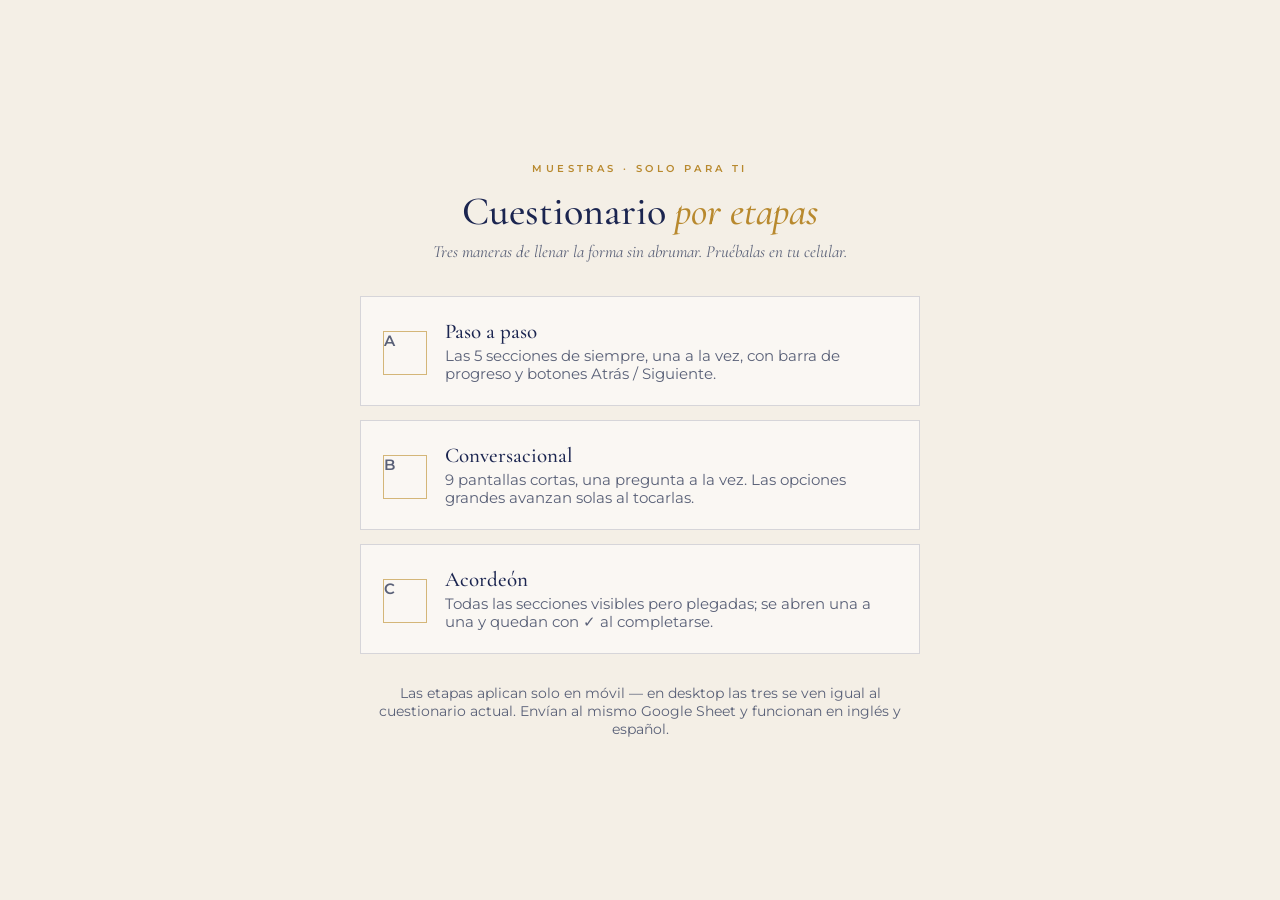
<file: muestras-g-8f1ecfd3e3a6/cuestionario-muestras.html>
<!DOCTYPE html>
<html lang="es">
<head>
<meta charset="utf-8">
<meta name="viewport" content="width=device-width, initial-scale=1">
<meta name="robots" content="noindex,nofollow">
<title>Muestras · Cuestionario por etapas</title>
<link rel="icon" href="/favicon.webp" type="image/webp">
<link rel="preconnect" href="https://fonts.googleapis.com">
<link rel="preconnect" href="https://fonts.gstatic.com" crossorigin>
<link href="https://fonts.googleapis.com/css2?family=Cormorant+Garamond:ital,wght@0,400;0,500;1,400&family=Montserrat:wght@400;600&display=swap" rel="stylesheet">
<style>
:root{--ink:#0B1530;--atlantic:#1B2550;--bronze:#B8892E;--champ:#D4B678;--paper:#F4EFE6;--muted:#5A6178;--line:rgba(27,37,80,.16)}
*{box-sizing:border-box;margin:0}
body{background:var(--paper);color:var(--atlantic);font-family:'Cormorant Garamond',serif;min-height:100svh;display:flex;align-items:center;justify-content:center;padding:40px 20px}
.wrap{max-width:560px;width:100%;text-align:center}
.kick{font-family:'Montserrat',sans-serif;font-size:10px;font-weight:600;letter-spacing:.34em;text-transform:uppercase;color:var(--bronze)}
h1{font-weight:500;font-size:clamp(30px,7vw,40px);line-height:1.1;margin:14px 0 8px}
h1 em{color:var(--bronze)}
.sub{color:var(--muted);font-size:17px;font-style:italic;margin-bottom:34px}
.cards{display:flex;flex-direction:column;gap:14px;text-align:left}
a.card{display:flex;align-items:center;gap:18px;border:1px solid var(--line);background:rgba(255,255,255,.55);padding:22px 22px;text-decoration:none;color:var(--atlantic);transition:border-color .3s,transform .3s}
a.card:hover{border-color:var(--bronze);transform:translateY(-2px)}
.badge{flex:none;width:44px;height:44px;border:1px solid var(--champ);display:flex;align-items:center;justify-content:center;font-family:'Montserrat',sans-serif;font-weight:600;font-size:15px;color:var(--bronze)}
.card b{display:block;font-size:21px;font-weight:500}
.card span{display:block;font-size:14.5px;color:var(--muted);font-family:'Montserrat',sans-serif;margin-top:3px}
.note{margin-top:30px;font-size:14px;color:var(--muted);font-family:'Montserrat',sans-serif}
</style>
</head>
<body>
<div class="wrap">
  <p class="kick">Muestras · Solo para ti</p>
  <h1>Cuestionario <em>por etapas</em></h1>
  <p class="sub">Tres maneras de llenar la forma sin abrumar. Pruébalas en tu celular.</p>
  <div class="cards">
    <a class="card" href="/muestras-g-8f1ecfd3e3a6/cuestionario-a">
      <span class="badge">A</span>
      <div><b>Paso a paso</b><span>Las 5 secciones de siempre, una a la vez, con barra de progreso y botones Atrás / Siguiente.</span></div>
    </a>
    <a class="card" href="/muestras-g-8f1ecfd3e3a6/cuestionario-b">
      <span class="badge">B</span>
      <div><b>Conversacional</b><span>9 pantallas cortas, una pregunta a la vez. Las opciones grandes avanzan solas al tocarlas.</span></div>
    </a>
    <a class="card" href="/muestras-g-8f1ecfd3e3a6/cuestionario-c">
      <span class="badge">C</span>
      <div><b>Acordeón</b><span>Todas las secciones visibles pero plegadas; se abren una a una y quedan con ✓ al completarse.</span></div>
    </a>
  </div>
  <p class="note">Las etapas aplican solo en móvil — en desktop las tres se ven igual al cuestionario actual. Envían al mismo Google Sheet y funcionan en inglés y español.</p>
</div>
</body>
</html>
</file>
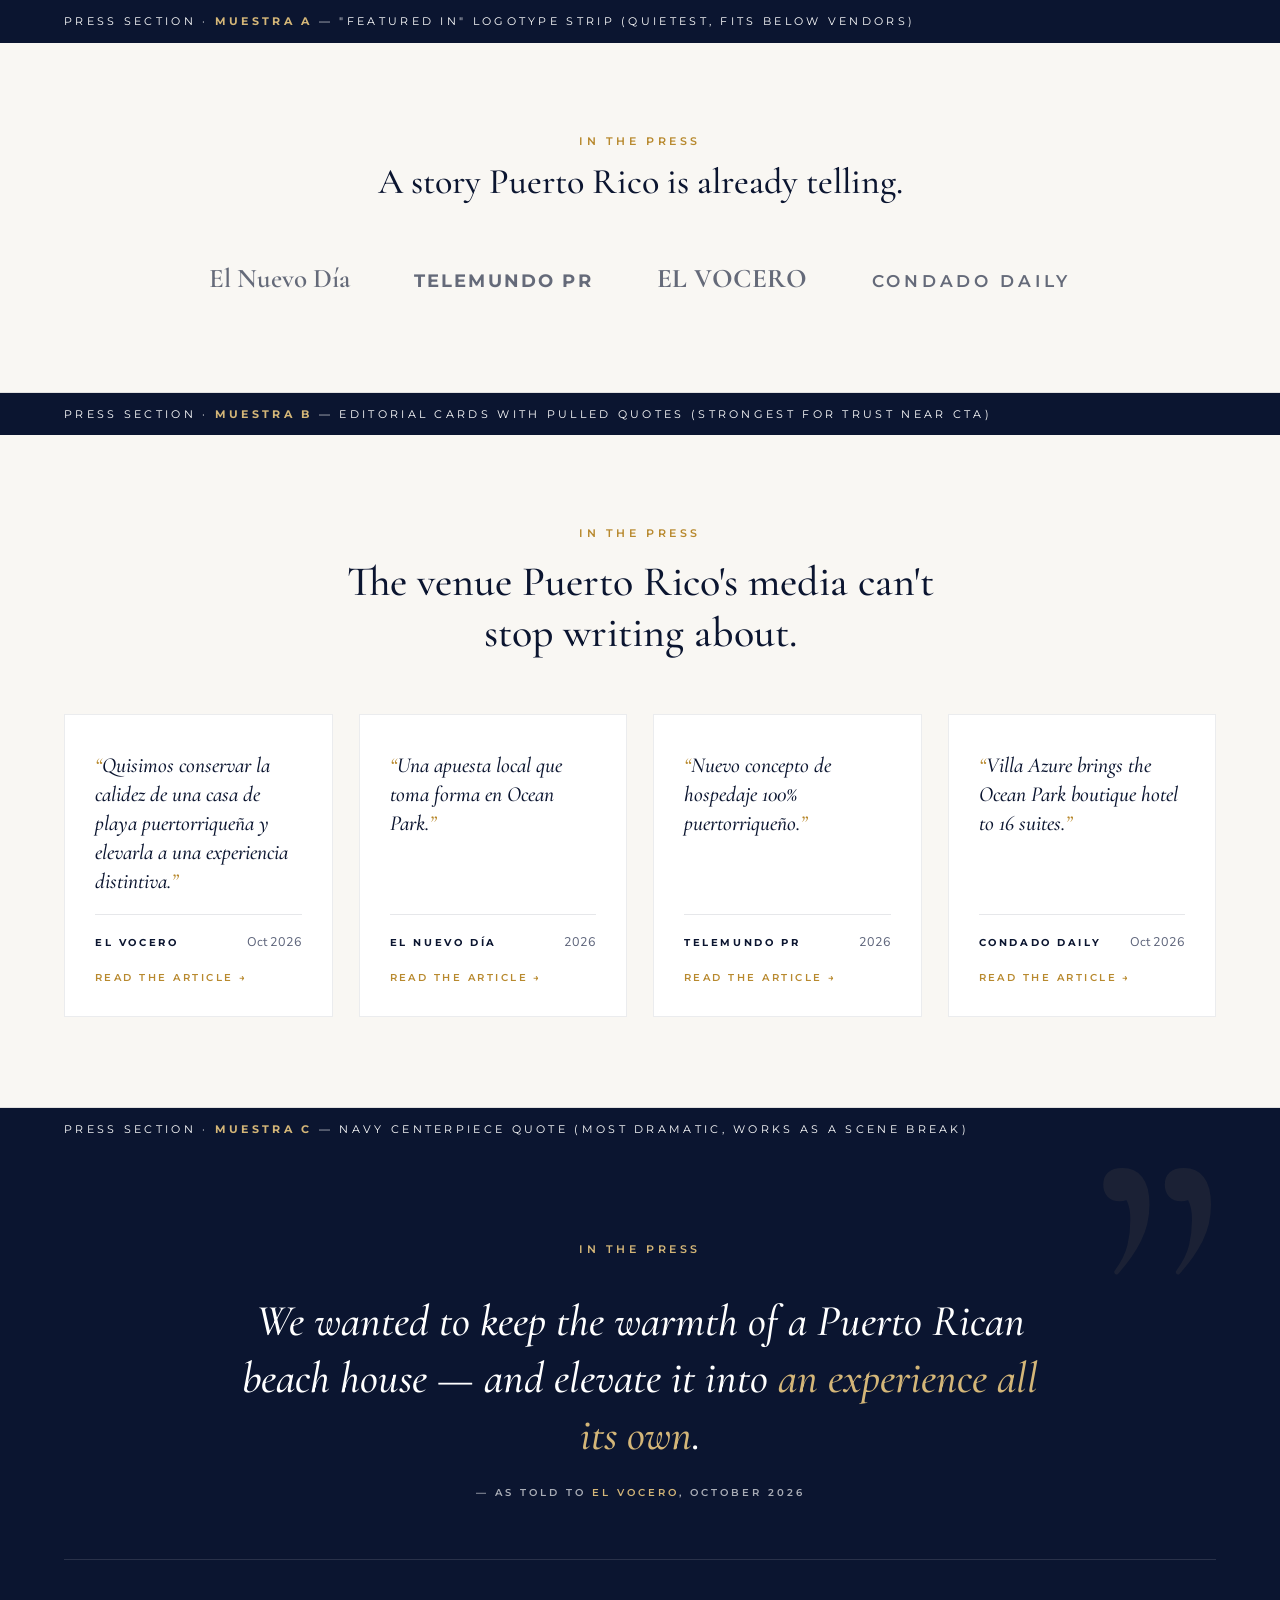
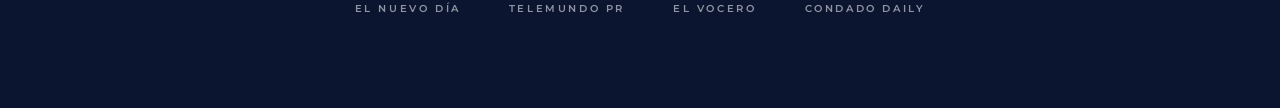
<file: muestras-g-8f1ecfd3e3a6/press-muestras.html>
<!doctype html>
<html lang="en">
<head>
<meta charset="utf-8"><meta name="viewport" content="width=device-width,initial-scale=1"><meta name="robots" content="noindex,nofollow">
<title>Press section — muestras A/B/C · Privée</title>
<link rel="preconnect" href="https://fonts.googleapis.com"><link rel="preconnect" href="https://fonts.gstatic.com" crossorigin>
<link href="https://fonts.googleapis.com/css2?family=Cormorant+Garamond:ital,wght@0,400;0,500;0,600;1,400;1,500;1,600&family=Montserrat:wght@400;500;600;700&family=Nunito+Sans:ital,wght@0,300;0,400;0,600;0,700;1,300;1,400&display=swap" rel="stylesheet">
<style>
:root{--ink:#0B1530;--navy:#1B2550;--bronze:#B8892E;--champ:#D4B678;--paper:#F9F7F3;--paper2:#EEF0F6;--muted:#5A6178;--ease:cubic-bezier(.2,.8,.2,1)}
*{margin:0;padding:0;box-sizing:border-box}
body{font-family:'Nunito Sans',sans-serif;background:var(--paper);color:var(--ink);line-height:1.7;font-size:16.5px}
a{color:inherit}
.caps{font-family:'Montserrat',sans-serif;text-transform:uppercase;letter-spacing:.34em;font-size:10.5px;font-weight:600}
.label{position:sticky;top:0;z-index:9;background:var(--ink);color:#fff;padding:12px 5vw;font-family:'Montserrat',sans-serif;font-size:11px;letter-spacing:.3em;text-transform:uppercase}
.label b{color:var(--champ)}
section.demo{padding:90px 5vw;border-bottom:1px solid rgba(11,21,48,.1)}
.serif{font-family:'Cormorant Garamond',serif}

/* wordmarks — text-only, no logo files needed */
.wm{font-family:'Cormorant Garamond',serif;font-weight:600;text-decoration:none;white-space:nowrap}
.wm small{display:block;font-family:'Montserrat',sans-serif;font-weight:600;font-size:8px;letter-spacing:.3em;text-transform:uppercase;color:var(--muted);margin-top:2px}

/* ============ MUESTRA A — logotype strip ============ */
.press-a{text-align:center}
.press-a h3{margin-bottom:8px}
.press-a .strip{display:flex;flex-wrap:wrap;justify-content:center;align-items:baseline;gap:40px 64px;margin-top:44px}
.press-a .wm{font-size:27px;color:var(--ink);opacity:.62;transition:opacity .35s var(--ease),color .35s}
.press-a .wm:hover{opacity:1;color:var(--bronze)}
.press-a .wm.tm{font-family:'Montserrat',sans-serif;font-weight:700;font-size:18px;letter-spacing:.12em;text-transform:uppercase}
.press-a .wm.cd{font-family:'Montserrat',sans-serif;font-weight:600;font-size:17px;letter-spacing:.22em;text-transform:uppercase}

/* ============ MUESTRA B — editorial cards ============ */
.press-b .head{max-width:640px;margin:0 auto 56px;text-align:center}
.press-b h3{font-size:clamp(30px,3.4vw,42px);font-weight:500;line-height:1.2;margin-top:14px}
.press-b .grid{display:grid;grid-template-columns:repeat(auto-fit,minmax(250px,1fr));gap:26px;max-width:1180px;margin:0 auto}
.press-b .card{background:#fff;border:1px solid rgba(11,21,48,.08);padding:36px 30px 30px;display:flex;flex-direction:column;gap:18px;text-decoration:none;transition:transform .35s var(--ease),box-shadow .35s}
.press-b .card:hover{transform:translateY(-5px);box-shadow:0 18px 40px rgba(11,21,48,.1)}
.press-b .card .q{font-family:'Cormorant Garamond',serif;font-size:21.5px;line-height:1.35;font-weight:500;font-style:italic;flex:1}
.press-b .card .q::before{content:"“";color:var(--bronze)}
.press-b .card .q::after{content:"”";color:var(--bronze)}
.press-b .card .src{border-top:1px solid rgba(11,21,48,.1);padding-top:16px;display:flex;justify-content:space-between;align-items:baseline;gap:10px}
.press-b .card .src .o{font-family:'Montserrat',sans-serif;font-size:10px;letter-spacing:.26em;text-transform:uppercase;font-weight:700}
.press-b .card .src .d{font-size:12.5px;color:var(--muted)}
.press-b .card .read{font-family:'Montserrat',sans-serif;font-size:9.5px;letter-spacing:.26em;text-transform:uppercase;font-weight:600;color:var(--bronze)}

/* ============ MUESTRA C — centerpiece quote ============ */
.press-c{background:var(--ink);color:#fff;text-align:center;position:relative;overflow:hidden}
.press-c::after{content:"”";position:absolute;top:-60px;right:4vw;font-family:'Cormorant Garamond',serif;font-size:420px;line-height:1;color:rgba(212,182,120,.08);pointer-events:none}
.press-c .caps{color:var(--champ)}
.press-c blockquote{max-width:840px;margin:34px auto 20px;font-family:'Cormorant Garamond',serif;font-size:clamp(26px,3.6vw,44px);font-weight:500;line-height:1.3;font-style:italic}
.press-c blockquote em{color:var(--champ);font-style:italic}
.press-c .attr{font-family:'Montserrat',sans-serif;font-size:10px;letter-spacing:.3em;text-transform:uppercase;font-weight:600;color:rgba(255,255,255,.65)}
.press-c .attr a{color:var(--champ);text-decoration:none}
.press-c .mini{display:flex;flex-wrap:wrap;justify-content:center;gap:26px 48px;margin-top:58px;padding-top:40px;border-top:1px solid rgba(255,255,255,.12)}
.press-c .mini a{font-family:'Montserrat',sans-serif;font-size:10px;letter-spacing:.26em;text-transform:uppercase;font-weight:600;color:rgba(255,255,255,.55);text-decoration:none;transition:color .3s}
.press-c .mini a:hover{color:var(--champ)}
</style>
</head>
<body>

<div class="label">Press section · <b>Muestra A</b> — "Featured in" logotype strip (quietest, fits below vendors)</div>
<section class="demo press-a">
  <p class="caps" style="color:var(--bronze)">In the press</p>
  <h3 class="serif" style="font-size:clamp(26px,3vw,36px);font-weight:500">A story Puerto Rico is already telling.</h3>
  <div class="strip">
    <a class="wm" href="https://www.elnuevodia.com/negocios/turismo/notas/villa-azure-boutique-hotel-una-apuesta-local-que-toma-forma-en-ocean-park/" target="_blank" rel="noopener">El Nuevo Día</a>
    <a class="wm tm" href="https://www.telemundopr.com/noticias/puerto-rico/villa-azure-boutique-hotel-nuevo-concepto-de-hospedaje-100-puertorriqueno/2849316/" target="_blank" rel="noopener">Telemundo&nbsp;PR</a>
    <a class="wm" style="font-weight:700;letter-spacing:.02em" href="https://www.elvocero.com/economia/abre-sus-puertas-villa-paradiso/article_37eb77c8-215b-4838-8a87-e133d95a8966.html" target="_blank" rel="noopener">EL&nbsp;VOCERO</a>
    <a class="wm cd" href="https://condadodaily.com/villa-azure-second-building-ocean-park/" target="_blank" rel="noopener">Condado&nbsp;Daily</a>
  </div>
</section>

<div class="label">Press section · <b>Muestra B</b> — editorial cards with pulled quotes (strongest for trust near CTA)</div>
<section class="demo press-b">
  <div class="head">
    <p class="caps" style="color:var(--bronze)">In the press</p>
    <h3 class="serif">The venue Puerto Rico's media can't stop writing about.</h3>
  </div>
  <div class="grid">
    <a class="card" href="https://www.elvocero.com/economia/abre-sus-puertas-villa-paradiso/article_37eb77c8-215b-4838-8a87-e133d95a8966.html" target="_blank" rel="noopener">
      <p class="q">Quisimos conservar la calidez de una casa de playa puertorriqueña y elevarla a una experiencia distintiva.</p>
      <div class="src"><span class="o">El Vocero</span><span class="d">Oct 2026</span></div>
      <span class="read">Read the article →</span>
    </a>
    <a class="card" href="https://www.elnuevodia.com/negocios/turismo/notas/villa-azure-boutique-hotel-una-apuesta-local-que-toma-forma-en-ocean-park/" target="_blank" rel="noopener">
      <p class="q">Una apuesta local que toma forma en Ocean Park.</p>
      <div class="src"><span class="o">El Nuevo Día</span><span class="d">2026</span></div>
      <span class="read">Read the article →</span>
    </a>
    <a class="card" href="https://www.telemundopr.com/noticias/puerto-rico/villa-azure-boutique-hotel-nuevo-concepto-de-hospedaje-100-puertorriqueno/2849316/" target="_blank" rel="noopener">
      <p class="q">Nuevo concepto de hospedaje 100% puertorriqueño.</p>
      <div class="src"><span class="o">Telemundo PR</span><span class="d">2026</span></div>
      <span class="read">Read the article →</span>
    </a>
    <a class="card" href="https://condadodaily.com/villa-azure-second-building-ocean-park/" target="_blank" rel="noopener">
      <p class="q">Villa Azure brings the Ocean Park boutique hotel to 16 suites.</p>
      <div class="src"><span class="o">Condado Daily</span><span class="d">Oct 2026</span></div>
      <span class="read">Read the article →</span>
    </a>
  </div>
</section>

<div class="label">Press section · <b>Muestra C</b> — navy centerpiece quote (most dramatic, works as a scene break)</div>
<section class="demo press-c">
  <p class="caps">In the press</p>
  <blockquote>We wanted to keep the warmth of a Puerto Rican beach house — and elevate it into <em>an experience all its own</em>.</blockquote>
  <p class="attr">— as told to <a href="https://www.elvocero.com/economia/abre-sus-puertas-villa-paradiso/article_37eb77c8-215b-4838-8a87-e133d95a8966.html" target="_blank" rel="noopener">El Vocero</a>, October 2026</p>
  <div class="mini">
    <a href="https://www.elnuevodia.com/negocios/turismo/notas/villa-azure-boutique-hotel-una-apuesta-local-que-toma-forma-en-ocean-park/" target="_blank" rel="noopener">El Nuevo Día</a>
    <a href="https://www.telemundopr.com/noticias/puerto-rico/villa-azure-boutique-hotel-nuevo-concepto-de-hospedaje-100-puertorriqueno/2849316/" target="_blank" rel="noopener">Telemundo PR</a>
    <a href="https://www.elvocero.com/economia/abre-sus-puertas-villa-paradiso/article_37eb77c8-215b-4838-8a87-e133d95a8966.html" target="_blank" rel="noopener">El Vocero</a>
    <a href="https://condadodaily.com/villa-azure-second-building-ocean-park/" target="_blank" rel="noopener">Condado Daily</a>
  </div>
</section>

</body>
</html>
</file>
<file: css/style.css>
/* ── Tokens · Brand Book Grace Collection + acento Privée ── */
:root{
  --ink:#0B1530; --atlantic:#1B2550; --current:#1A4462;
  --bronze:#B8892E; --champ:#D4B678;
  --parch:#EDE6DA; --parch2:#F4EFE6;
  --text:#1B2550; --muted:#5A6178; --line:rgba(27,37,80,.16);
  --on-dark:#F4EFE6; --on-dark-muted:rgba(244,239,230,.68); --line-dark:rgba(212,182,120,.24);
  --err:#E9A48F;
  --hero-bg:#F9F7F3; --taupe:#8A8078; --taupe-soft:#7A726B;
  --serif:"Cormorant Garamond","Times New Roman",Georgia,serif;
  --caps:"Montserrat","Helvetica Neue",Arial,sans-serif;
  --sans:"Nunito Sans","Helvetica Neue",Arial,sans-serif;
  --pad:clamp(20px,5vw,72px);
  box-sizing:border-box;
  padding-top:env(safe-area-inset-top,0px);
  padding-bottom:env(safe-area-inset-bottom,0px);
}
/* La marca alterna superficies claras y oscuras a propósito: se conservan en ambos temas. */
@media (prefers-color-scheme:dark){:root:not([data-theme="light"]){
  --ink:#0B1530; --atlantic:#1B2550; --current:#1A4462; --parch:#EDE6DA; --parch2:#F4EFE6;
  --text:#1B2550; --muted:#5A6178;}}
:root[data-theme="dark"]{--ink:#0B1530; --atlantic:#1B2550; --current:#1A4462;
  --parch:#EDE6DA; --parch2:#F4EFE6; --text:#1B2550; --muted:#5A6178;}
*,*::before,*::after{box-sizing:inherit}
html{scroll-behavior:smooth;scroll-padding-top:calc(env(safe-area-inset-top,0px) + 72px);-webkit-text-size-adjust:100%}
body{margin:0;background:var(--parch2);color:var(--text);font-family:var(--sans);font-size:16px;
  line-height:1.65;-webkit-font-smoothing:antialiased;text-rendering:optimizeLegibility}
img{max-width:100%;display:block}
a{color:inherit}
button{font:inherit;color:inherit}
:focus-visible{outline:2px solid var(--champ);outline-offset:3px}
.eyebrow{font-family:var(--caps);font-size:11px;font-weight:600;letter-spacing:.42em;text-transform:uppercase;
  color:var(--bronze);margin:0 0 18px}
.dark .eyebrow{color:var(--champ)}
h1,h2,h3{font-family:var(--serif);font-weight:400;margin:0;letter-spacing:.005em}
h2{font-size:clamp(34px,4.4vw,52px);line-height:1.12}
em{font-style:italic;color:var(--bronze)}
.dark em{color:var(--champ)}
.lead{max-width:60ch;margin:18px auto 0;color:var(--muted);font-size:16px}
.dark .lead{color:var(--on-dark-muted)}
.center{text-align:center}
.sec{padding:clamp(80px,11vw,140px) var(--pad)}
.dark{background:var(--ink);color:var(--on-dark)}
.wrap{max-width:1180px;margin:0 auto}
.btn{display:inline-flex;align-items:center;justify-content:center;min-height:48px;padding:0 28px;
  font-family:var(--caps);font-size:11px;font-weight:600;letter-spacing:.24em;text-transform:uppercase;
  text-decoration:none;border:1px solid var(--bronze);cursor:pointer;transition:background .25s,color .25s}
.btn.solid{background:var(--bronze);color:var(--ink)}
.btn.solid:hover{background:#C99A3E}
.btn.ghost{background:transparent;color:var(--atlantic)}
.btn.ghost:hover{background:rgba(184,137,46,.12)}
.dark .btn.ghost{color:var(--on-dark)}
.link{font-family:var(--caps);font-size:10.5px;font-weight:600;letter-spacing:.24em;text-transform:uppercase;
  text-decoration:none;padding-bottom:6px;border-bottom:1px solid currentColor;background:none;border-top:0;
  border-left:0;border-right:0;cursor:pointer}

/* ── Lockup Privée ── */
.lockup{display:inline-flex;align-items:center;gap:16px;text-decoration:none}
.lockup img{width:52px;height:auto}
.lockup .bar-rule{width:1px;align-self:stretch;background:var(--bronze);min-height:44px}
.lockup .wm{display:flex;flex-direction:column;gap:6px}
.lockup .w1{font-family:var(--caps);font-size:19px;font-weight:400;letter-spacing:.34em;text-transform:uppercase;line-height:1}
.lockup .w2{font-family:var(--caps);font-size:7.6px;font-weight:600;letter-spacing:.32em;text-transform:uppercase;color:var(--bronze);line-height:1}
.on-dark .lockup .w2,.dark .lockup .w2{color:var(--champ)}

/* ── Masthead (referencia Avala Hills) ── */
.masthead{background:var(--hero-bg);padding-top:6px}
.masthead{position:relative;overflow-x:clip;overflow-y:clip}
.palms{position:absolute;top:0;width:clamp(220px,22vw,320px);pointer-events:none;z-index:0;mix-blend-mode:multiply;opacity:.7}
.masthead .palms{-webkit-mask-image:linear-gradient(to bottom,black 38%,transparent 72%);mask-image:linear-gradient(to bottom,black 38%,transparent 72%)}
.palms.l{left:0}
.palms.r{right:0}
.palm-img{width:100%;height:auto;display:block}
.partners .palms{top:50%;transform:translateY(-50%);width:clamp(180px,20vw,300px);opacity:.55}
.masthead>nav,.masthead>.hero-copy,.masthead>.slider{position:relative;z-index:1}
@media (max-width:860px){
  .masthead .palms{display:none}
  .partners{overflow:hidden}
  .partners .palms{width:clamp(85px,22vw,125px);opacity:.35;top:50%;transform:translateY(-50%)}
  .partners .palms.l{left:-10px}
  .logos{gap:clamp(16px,3.6vw,28px)}
  .logos img{height:clamp(24px,4.8vw,34px)}
}

.split{display:grid;grid-template-columns:1fr auto 1fr;align-items:center;gap:40px;padding:26px var(--pad) 18px;
  max-width:1320px;margin:0 auto}
.split ul{list-style:none;margin:0;padding:0;display:flex;gap:clamp(20px,3vw,44px);align-items:center}
.split ul.l{justify-self:end}
.split ul.r{justify-self:start}
.split a.nv{font-family:var(--sans);font-size:13.5px;font-weight:400;letter-spacing:.03em;text-transform:uppercase;
  text-decoration:none;color:var(--taupe-soft);padding:10px 0 12px;border-bottom:1px solid transparent;transition:border-color .25s,color .25s}
.split a.nv:hover, .split a.nv.active{border-color:var(--taupe);color:var(--taupe)}
.masthead .lang{font-family:var(--sans);font-size:13px;letter-spacing:.03em;color:var(--taupe-soft)}
.masthead .lang button[aria-pressed="true"]{color:var(--taupe)}
.masthead .lockup .w1{color:var(--atlantic)!important;font-weight:400}

.lang{display:flex;align-items:center;gap:6px;font-family:var(--caps);font-size:10.5px;letter-spacing:.2em}
.lang button{background:none;border:0;padding:8px 4px;cursor:pointer;color:inherit;opacity:.5;font-weight:600}
.lang button[aria-pressed="true"]{opacity:1;color:var(--bronze)}
.on-dark .lang button[aria-pressed="true"],.dark .lang button[aria-pressed="true"]{color:var(--champ)}
.lang span{opacity:.35}
.menu-btn{display:none;background:none;border:0;cursor:pointer;width:44px;height:44px;padding:10px}
.menu-btn i{display:block;height:1px;background:currentColor;margin:6px 0}
.hero-copy{text-align:center;padding:clamp(36px,5vw,64px) clamp(16px,3vw,36px) clamp(44px,5vw,70px);max-width:min(1280px,96vw);margin:0 auto}
.hero-copy .sun{width:52px;margin:0 auto clamp(22px,2.4vw,30px);opacity:.8}
.hero-copy h1{font-size:clamp(20px,1.95vw,29px);line-height:1.15;font-weight:400;text-transform:uppercase;
  letter-spacing:.012em;color:var(--atlantic);text-wrap:balance}
@media (min-width:920px){.hero-copy h1{white-space:nowrap}}
.hero-copy p.sub{margin:clamp(14px,1.5vw,20px) auto 0;font-family:var(--serif);font-style:italic;font-size:clamp(15px,1.15vw,17px);
  color:var(--taupe-soft);line-height:1.45;max-width:min(1040px,92vw);padding:0 clamp(12px,2vw,24px)}
.slider{position:relative;width:100%;aspect-ratio:16/7;max-height:78vh;overflow:hidden;background:var(--ink)}
.slider img{position:absolute;inset:0;width:100%;height:100%;object-fit:cover;opacity:0;transition:opacity 1.1s ease}
.slider img.on{opacity:1}
.slider::after{content:"";position:absolute;inset:0;background:linear-gradient(180deg,rgba(11,21,48,0) 72%,rgba(11,21,48,.32));pointer-events:none}
.s-ctrl{position:absolute;left:50%;bottom:26px;transform:translateX(-50%);display:flex;align-items:center;gap:18px;z-index:2;color:#fff}
.s-ctrl button{background:none;border:0;cursor:pointer;width:64px;height:44px;display:grid;place-items:center;color:#fff}
.s-ctrl svg{width:52px;height:10px}
.s-count{font-family:var(--sans);font-size:13px;letter-spacing:.12em;min-width:64px;text-align:center}
.s-cap{position:absolute;left:var(--pad);bottom:34px;z-index:2;font-family:var(--caps);font-size:9.5px;letter-spacing:.3em;
  text-transform:uppercase;color:rgba(255,255,255,.78)}

/* ── Barra fija al hacer scroll ── */
.topbar{position:fixed;top:0;left:0;right:0;z-index:40;background:rgba(11,21,48,.94);backdrop-filter:blur(10px);
  -webkit-backdrop-filter:blur(10px);color:var(--on-dark);padding:10px var(--pad);
  padding-top:calc(10px + env(safe-area-inset-top,0px));display:flex;align-items:center;justify-content:space-between;gap:20px;
  transform:translateY(-110%);transition:transform .45s cubic-bezier(.2,.7,.2,1);border-bottom:1px solid var(--line-dark)}
.topbar.show{transform:none}
.topbar .lockup img{width:38px}
.topbar .lockup .w1{font-size:15px}
.topbar .lockup .bar-rule{min-height:34px}
.topbar .right{display:flex;align-items:center;gap:22px}
.topbar .btn{min-height:40px;padding:0 20px}
.topbar .top-nav{display:flex;gap:clamp(16px,2.5vw,36px);list-style:none;margin:0 auto;align-items:center;flex:1;justify-content:center}
.topbar .top-nav a.nv{font-family:var(--sans);font-size:12px;font-weight:400;letter-spacing:.04em;text-transform:uppercase;text-decoration:none;color:var(--on-dark);opacity:.75;padding:4px 0;border-bottom:1px solid transparent;transition:all .25s}
.topbar .top-nav a.nv:hover, .topbar .top-nav a.nv.active{opacity:1;border-color:var(--champ)}

/* ── Menú móvil ── */
.overlay{position:fixed;inset:0;z-index:60;background:var(--ink);color:var(--on-dark);display:flex;flex-direction:column;
  padding:calc(24px + env(safe-area-inset-top,0px)) 28px calc(28px + env(safe-area-inset-bottom,0px));
  opacity:0;visibility:hidden;transition:opacity .3s,visibility .3s}
.overlay.open{opacity:1;visibility:visible}
.overlay .close{align-self:flex-end;background:none;border:0;color:inherit;font-size:30px;width:48px;height:48px;cursor:pointer}
.overlay nav{display:flex;flex-direction:column;gap:6px;margin-top:24px}
.overlay nav a{font-family:var(--serif);font-size:34px;text-decoration:none;padding:6px 0}
.overlay .foot{margin-top:auto;display:flex;flex-direction:column;gap:18px}

/* ── Introducción (referencia The Philosophy) ── */
.intro{background:var(--parch2)}

.figures{display:grid;grid-template-columns:repeat(4,1fr);max-width:900px;margin:64px auto 0;border-top:1px solid var(--line);border-bottom:1px solid var(--line)}
.figures div{padding:30px 10px;text-align:center}
.figures div+div{border-left:1px solid var(--line)}
.figures b{display:block;font-family:var(--serif);font-weight:400;font-size:clamp(40px,4.4vw,56px);line-height:1;color:var(--bronze)}
.figures span{display:block;margin-top:12px;font-family:var(--caps);font-size:9.5px;letter-spacing:.3em;text-transform:uppercase;color:var(--muted)}


/* ── Colección: el horizonte de Ocean Park ── */
.intro{background:var(--hero-bg);padding-top:clamp(56px,6.5vw,92px);padding-bottom:0;overflow:hidden}
.orn{display:inline-flex;align-items:center;gap:10px;font-family:var(--sans);font-size:12.5px;font-weight:600;
  letter-spacing:.16em;text-transform:uppercase;color:var(--bronze);margin:0 0 22px}
.orn::before,.orn::after{content:"";width:28px;height:1px;background:currentColor;opacity:.65}
.orn .dot{width:4px;height:4px;border-radius:50%;background:currentColor;flex:none;opacity:.85}
.intro h2.statement{font-family:var(--serif);font-weight:400;text-transform:uppercase;letter-spacing:.012em;
  font-size:clamp(20px,1.9vw,28px);line-height:1.24;color:var(--atlantic);margin:0 auto;max-width:min(1140px,94vw)}
.intro .quiet{margin:18px auto 0;font-family:var(--serif);font-style:italic;font-size:clamp(15px,1.15vw,17px);
  color:var(--taupe-soft);max-width:min(1160px,94vw);padding:0 clamp(16px,3vw,40px);line-height:1.45}
.figs{position:relative;z-index:1;display:grid;grid-template-columns:repeat(4,1fr);max-width:860px;margin:clamp(40px,4.5vw,60px) auto 0}
.fig b{display:block;font-family:var(--caps);font-weight:200;font-size:clamp(54px,5.6vw,84px);line-height:1;
  letter-spacing:.04em;color:var(--atlantic);font-variant-numeric:lining-nums}
.fig.key b{color:var(--bronze)}
.fig span{display:block;margin-top:16px;font-family:var(--sans);font-size:13px;letter-spacing:.06em;text-transform:uppercase;color:var(--taupe-soft)}
.horizon{position:relative;height:clamp(78px,7vw,100px);margin:clamp(26px,3vw,40px) calc(-1 * var(--pad)) 0}
.horizon::after{content:"";position:absolute;left:0;right:0;bottom:0;height:1px;background:var(--bronze);opacity:.55}
.horizon .sun-h{position:absolute;left:50%;bottom:0;transform:translateX(-50%);width:clamp(76px,7vw,104px);z-index:1}
.horizon .pt{position:absolute;bottom:0;color:var(--taupe);opacity:.62;pointer-events:none}
.horizon .pt svg{display:block;width:100%;height:auto}
.pt.p1{left:5%;width:clamp(120px,14vw,205px)}
.pt.p2{left:calc(5% + clamp(74px,8.4vw,122px));width:clamp(78px,8.6vw,126px);opacity:.42}
.pt.p3{right:5.5%;width:clamp(128px,14.6vw,214px);transform:scaleX(-1)}
@media (max-width:860px){
  .figs{grid-template-columns:1fr 1fr;row-gap:44px}
  .horizon{height:92px}
  .pt.p1{left:3%;width:92px}
  .pt.p2{left:calc(3% + 54px);width:62px}
  .pt.p3{right:3%;width:98px}
}

/* ── Villas ── */
.estates-grid{display:grid;grid-template-columns:repeat(3,1fr);gap:22px;margin-top:60px}
.estate{border:1px solid var(--line-dark);background:rgba(27,37,80,.35);display:flex;flex-direction:column}
.estate .ph{aspect-ratio:1200/880;overflow:hidden;position:relative}
.estate .ph img{width:100%;height:100%;object-fit:cover}
.estate .ph.soon{background:linear-gradient(160deg,#F4EFE6,#D9CBB0);display:grid;place-items:center}
.estate .ph.soon img{width:88px;height:auto;opacity:.75}
.estate .bd{padding:26px 26px 30px;display:flex;flex-direction:column;flex:1}
.tag{align-self:flex-start;font-family:var(--caps);font-size:9px;letter-spacing:.28em;text-transform:uppercase;
  border:1px solid var(--line-dark);padding:5px 9px;color:var(--champ)}
.estate .nm{margin:22px 0 18px;font-family:var(--caps);text-transform:uppercase;line-height:1.15}
.estate .nm small{display:block;font-size:12px;letter-spacing:.34em;opacity:.8}
.estate .nm strong{display:block;font-weight:400;font-size:25px;letter-spacing:.3em}
.estate ul{list-style:none;margin:0 0 28px;padding:18px 0 0;border-top:1px solid var(--line-dark);
  font-size:14.5px;color:var(--on-dark-muted)}
.estate li{padding:5px 0 5px 16px;position:relative}
.estate li::before{content:"";position:absolute;left:0;top:14px;width:5px;height:1px;background:var(--champ)}
.estate .link{margin-top:auto;align-self:flex-start;color:var(--champ)}

/* ── Ocasiones: paneles apilados (referencia Social Event / Weddings / Parties) ── */
.occ-head{background:var(--ink);color:var(--on-dark);padding-top:clamp(64px,7vw,100px);padding-bottom:clamp(56px,6vw,84px)}
.occ-head .orn{color:var(--champ)}
.occ-head h2.statement{font-family:var(--serif);font-weight:400;text-transform:uppercase;letter-spacing:.012em;
  font-size:clamp(22px,2.2vw,32px);line-height:1.18;color:var(--on-dark);margin:0 auto;max-width:min(1200px,96vw)}
.occ-head .quiet{margin:16px auto 0;font-family:var(--serif);font-style:italic;font-size:clamp(15px,1.15vw,17px);
  color:var(--on-dark-muted);max-width:min(1160px,94vw);padding:0 clamp(16px,3vw,40px);line-height:1.45}
.stack{position:relative;background:var(--ink)}
.panel{position:sticky;top:0;height:100svh;min-height:680px;overflow:hidden;display:grid;place-items:center;padding:90px var(--pad) 40px}
.panel>img.bg{position:absolute;inset:0;width:100%;height:100%;object-fit:cover}
.panel::before{content:"";position:absolute;inset:0;background:linear-gradient(180deg,rgba(11,21,48,.42),rgba(11,21,48,.6))}
.bgword{position:absolute;left:50%;top:50%;transform:translate(-50%,-62%);font-family:var(--serif);font-weight:400;
  font-size:clamp(96px,17vw,300px);line-height:1;white-space:nowrap;color:rgba(244,239,230,.13);letter-spacing:.02em;
  pointer-events:none;user-select:none}
.card{position:relative;z-index:2;width:min(440px,100%);text-align:center;padding:44px 40px 40px;border-radius:18px;
  background:rgba(11,21,48,.5);backdrop-filter:blur(16px) saturate(1.15);-webkit-backdrop-filter:blur(16px) saturate(1.15);
  border:1px solid rgba(212,182,120,.26);color:var(--on-dark)}
.card .circle{width:min(230px,62%);aspect-ratio:1;border-radius:50%;overflow:hidden;margin:0 auto 30px;
  box-shadow:0 0 0 1px rgba(212,182,120,.35),0 0 0 9px rgba(244,239,230,.05)}
.card .circle img{width:100%;height:100%;object-fit:cover}
.card .rn{font-family:var(--serif);font-size:15px;color:var(--champ);letter-spacing:.2em}
.card h3{font-size:clamp(40px,4vw,50px);text-transform:uppercase;letter-spacing:.06em;margin:6px 0 14px;line-height:1}
.card p{margin:0 0 26px;color:var(--on-dark-muted);font-size:15px}
.card .btn{color:var(--on-dark)}

/* ── Espacios: acordeón + texto en movimiento (referencia galería de platos) ── */
.spaces{background:var(--current);color:var(--on-dark);padding-bottom:0}
.spaces .eyebrow{color:var(--champ)}
.acc{display:flex;gap:14px;height:clamp(460px,64vh,620px);margin-top:56px}
.acc-item{flex:1;min-width:0;display:flex;flex-direction:column;background:none;border:0;padding:0;cursor:pointer;text-align:left;
  transition:flex-grow .7s cubic-bezier(.2,.7,.2,1)}
.acc-item.on{flex-grow:3.4}
.acc-media{flex:1;overflow:hidden;min-height:0;display:block;text-decoration:none;position:relative}
.acc-media img{width:100%;height:100%;object-fit:cover;transition:transform 1s ease}
.acc-item:not(.on):hover .acc-media img{transform:scale(1.04)}
.acc-item.on a.acc-media{cursor:pointer}
.acc-item.on a.acc-media:hover img{transform:scale(1.025)}
.acc-cap{height:0;overflow:hidden;transition:height .7s cubic-bezier(.2,.7,.2,1)}
.acc-item.on .acc-cap{height:158px}
.acc-cap .in{padding-top:24px;opacity:0;transition:opacity .35s ease .25s;max-width:46ch}
.acc-item.on .acc-cap .in{opacity:1}
.acc-cap small{font-family:var(--caps);font-size:9.5px;letter-spacing:.3em;text-transform:uppercase;color:var(--champ)}
.acc-cap h3{font-size:32px;margin:6px 0 6px;color:var(--on-dark)}
.acc-cap p{margin:0;font-size:14.5px;color:var(--on-dark-muted)}
.marquee{overflow:hidden;white-space:nowrap;padding:56px var(--pad) 70px;user-select:none;background-color:#265B82;margin-top:clamp(40px,5vw,70px);margin-left:calc(-1 * var(--pad));margin-right:calc(-1 * var(--pad));}
.marquee .track{display:inline-flex;align-items:center;animation:mq 60s linear infinite}
.marquee img{width:clamp(44px,5vw,78px);opacity:.45}
@keyframes mq{to{transform:translateX(-50%)}}

/* ── Servicio ── */
.service{background:var(--parch2)}
.svc-grid{display:grid;grid-template-columns:repeat(3,1fr);margin-top:60px;border-top:1px solid var(--line);border-left:1px solid var(--line)}
.svc-grid div{padding:34px 30px 36px;border-right:1px solid var(--line);border-bottom:1px solid var(--line)}
.svc-grid small{font-family:var(--caps);font-size:10px;letter-spacing:.2em;color:var(--bronze)}
.svc-grid h3{font-size:27px;margin:12px 0 10px;color:var(--atlantic)}
.svc-grid p{margin:0;font-size:14.5px;color:var(--muted)}
.partners{display:flex;flex-wrap:wrap;align-items:center;justify-content:center;gap:clamp(28px,6vw,90px);margin-top:70px;
  padding-top:34px;border-top:1px solid var(--line)}



/* ── Proceso ── */
.process{background:var(--parch)}
.steps{display:grid;grid-template-columns:repeat(4,1fr);gap:0;margin-top:60px}
.steps div{padding:4px 26px 0;border-left:1px solid var(--bronze)}
.steps b{display:block;font-family:var(--serif);font-weight:400;font-size:44px;line-height:1;color:var(--bronze)}
.steps h3{font-family:var(--caps);font-size:11px;font-weight:600;letter-spacing:.3em;text-transform:uppercase;margin:18px 0 10px;color:var(--atlantic)}
.steps p{margin:0;font-size:14.5px;color:var(--muted)}

/* ── Solicitud y visita ── */
.inq-grid{display:grid;grid-template-columns:1.5fr 1fr;gap:clamp(30px,5vw,70px);align-items:start}
.inq-grid h2{margin-bottom:0}
.form{display:grid;grid-template-columns:1fr 1fr;gap:clamp(6px,1.2vh,12px) 16px;margin-top:clamp(12px,2vh,24px)}
.f{display:flex;flex-direction:column;gap:clamp(2px,0.8vh,6px)}
.f.full{grid-column:1/-1}
.f label{font-family:var(--caps);font-size:9.5px;font-weight:600;letter-spacing:.3em;text-transform:uppercase;color:var(--champ)}
.f input,.f select,.f textarea{width:100%;background:rgba(244,239,230,.03);border:1px solid var(--line-dark);color:var(--on-dark);
  font-family:var(--sans);font-size:clamp(13px,1.2vh,15px);padding:clamp(6px,1vh,10px) 12px;border-radius:0;color-scheme:dark;appearance:none;-webkit-appearance:none}
.f select{background-image:url("data:image/svg+xml,%3Csvg xmlns='http://www.w3.org/2000/svg' width='10' height='6'%3E%3Cpath d='M1 1l4 4 4-4' stroke='%23D4B678' fill='none'/%3E%3C/svg%3E");
  background-repeat:no-repeat;background-position:right 14px center;padding-right:36px}
.f select option{background:var(--ink)}
.f textarea{min-height:clamp(40px,6vh,80px);resize:vertical}
.f input:focus,.f select:focus,.f textarea:focus{border-color:var(--champ);outline:none;box-shadow:0 0 0 1px var(--champ)}
.f .err{font-size:12.5px;color:var(--err);min-height:0}
.f.bad input,.f.bad select{border-color:var(--err)}
.flex{display:flex;align-items:center;gap:9px;font-size:13.5px;color:var(--on-dark-muted);margin-top:2px}
.flex input{width:auto;accent-color:var(--bronze)}
.hp{position:absolute;left:-9999px;width:1px;height:1px;overflow:hidden}
.legal{grid-column:1/-1;font-size:12px;color:rgba(244,239,230,.5);margin:0}
.form .actions{grid-column:1/-1;display:flex;align-items:center;gap:20px;flex-wrap:wrap}
.tour-note{font-size:13.5px;color:var(--champ)}
.thanks{display:none;margin-top:36px;padding:36px;border:1px solid var(--line-dark)}
.thanks h3{font-size:34px;margin-bottom:10px}
.thanks p{margin:0;color:var(--on-dark-muted)}
.tour{border:1px solid var(--line-dark);padding:32px 28px 28px;background:rgba(27,37,80,.28)}
.tour h3{font-size:30px;margin:0 0 10px}
.tour>p{margin:0;font-size:14.5px;color:var(--on-dark-muted)}
.cal{margin:clamp(12px,2vh,20px) 0 0;border:1px solid var(--line-dark);padding:clamp(8px,1vh,16px) clamp(8px,1vh,14px)}
.cal .mh{text-align:center;font-family:var(--caps);font-size:9.5px;letter-spacing:.3em;text-transform:uppercase;color:var(--champ);margin-bottom:12px}
.cal .grid{display:grid;grid-template-columns:repeat(7,1fr);gap:4px;text-align:center}
.cal .dw{font-family:var(--caps);font-size:8.5px;letter-spacing:.14em;color:rgba(244,239,230,.4);padding:4px 0}
.cal button{height:34px;border:1px solid transparent;background:none;font-size:12.5px;color:rgba(244,239,230,.3);cursor:default}
.cal button.av{color:var(--on-dark);border-color:var(--line-dark);cursor:pointer}
.cal button.av:hover{border-color:var(--champ)}
.cal button.sel{background:var(--bronze);border-color:var(--bronze);color:var(--ink);font-weight:600}
.times{display:flex;flex-wrap:wrap;gap:8px;margin-top:14px}
.times button{flex:1 1 calc(50% - 8px);min-height:40px;border:1px solid var(--line-dark);background:none;cursor:pointer;
  font-family:var(--caps);font-size:10px;letter-spacing:.18em}
.times button[aria-pressed="true"]{border-color:var(--champ);color:var(--champ)}
.tour .btn{width:100%;margin-top:18px;color:var(--on-dark)}
.tour .btn[disabled]{opacity:.4;cursor:not-allowed}
.trust{display:grid;grid-template-columns:repeat(3,1fr);margin-top:24px;padding-top:20px;border-top:1px solid var(--line-dark);text-align:center}
.trust b{display:block;font-family:var(--serif);font-weight:400;font-size:24px;color:var(--champ)}
.trust span{display:block;font-family:var(--caps);font-size:8px;letter-spacing:.2em;text-transform:uppercase;color:rgba(244,239,230,.5);margin-top:6px}
.wa{display:block;text-align:center;margin-top:20px;font-size:13.5px;color:var(--on-dark-muted)}
.wa a{color:var(--champ)}

/* ── Ubicación ── */
.loc-grid{display:grid;grid-template-columns:1.1fr 1fr;gap:clamp(30px,6vw,90px);align-items:center}
.loc-grid img{width:100%;aspect-ratio:1000/800;object-fit:cover}
.loc-grid h2{color:var(--atlantic)}
.loc-grid .lead{margin:18px 0 0}
.times-list{list-style:none;margin:30px 0 0;padding:0;border-top:1px solid var(--line)}
.times-list li{display:flex;justify-content:space-between;gap:20px;padding:13px 0;border-bottom:1px solid var(--line);font-size:14.5px}
.times-list b{font-family:var(--caps);font-size:10px;font-weight:600;letter-spacing:.2em;color:var(--bronze);white-space:nowrap}
/* ── Location Slider ── */
.loc-slider{position:relative}
.loc-slide{display:none}
.loc-slide.loc-on{display:block}
.loc-img-wrap{position:relative;overflow:hidden}
.loc-img-wrap img,.loc-img-wrap iframe{width:100%;aspect-ratio:1000/800;object-fit:cover;border:0;display:block}
.loc-ctrl{display:flex;align-items:center;justify-content:center;gap:18px;margin-top:16px;color:var(--atlantic)}
.loc-ctrl button{background:none;border:0;cursor:pointer;width:64px;height:44px;display:grid;place-items:center;color:var(--atlantic);transition:opacity .2s}
.loc-ctrl button:hover{opacity:.6}
.loc-ctrl button svg{width:52px;height:10px;display:block;stroke-width:1.2}
.loc-count-el{font-family:var(--sans);font-size:13px;letter-spacing:.12em;min-width:64px;text-align:center;color:var(--atlantic);font-weight:600}
.loc-gps{display:inline-flex;align-items:center;gap:8px;margin-top:18px;margin-bottom:4px;font-family:var(--sans);font-size:13px;color:var(--bronze);text-decoration:none;transition:opacity .2s}
.loc-gps:hover{opacity:.7}
.loc-gps svg{width:14px;height:14px;flex-shrink:0}


/* ── Footer ── */
footer{background:var(--atlantic);color:var(--on-dark);padding:72px var(--pad) calc(34px + env(safe-area-inset-bottom,0px))}
.ft{max-width:1180px;margin:0 auto;display:grid;grid-template-columns:1.5fr 1fr 1fr 1fr;gap:40px}
.ft .tagline{font-family:var(--serif);font-style:italic;font-size:16px;color:var(--on-dark-muted);margin:20px 0 0}
.ft h4{font-family:var(--caps);font-size:9.5px;font-weight:600;letter-spacing:.3em;text-transform:uppercase;color:var(--champ);margin:6px 0 16px}
.ft ul{list-style:none;margin:0;padding:0;font-size:14px;color:var(--on-dark-muted)}
.ft li{padding:4px 0}
.ft a{text-decoration:none}
.ft a:hover{color:var(--on-dark)}
.fb{max-width:1180px;margin:56px auto 0;padding-top:22px;border-top:1px solid var(--line-dark);display:flex;justify-content:space-between;
  gap:16px;flex-wrap:wrap;font-family:var(--caps);font-size:9px;letter-spacing:.24em;text-transform:uppercase;color:rgba(244,239,230,.45)}

/* ── Flotantes ── */
.float-wa{position:fixed;left:calc(18px + env(safe-area-inset-left,0px));bottom:calc(18px + env(safe-area-inset-bottom,0px));z-index:30;
  display:flex;align-items:center;gap:10px;background:var(--parch2);color:var(--atlantic);text-decoration:none;
  padding:10px 18px 10px 12px;border-radius:40px;font-size:13.5px;font-weight:600;box-shadow:0 8px 30px rgba(11,21,48,.22)}
.float-wa i{width:30px;height:30px;border-radius:50%;background:var(--atlantic);display:grid;place-items:center}
.float-wa svg{width:15px;height:15px}
.to-top{position:fixed;right:calc(18px + env(safe-area-inset-right,0px));bottom:calc(18px + env(safe-area-inset-bottom,0px));z-index:30;
  width:52px;height:52px;border-radius:50%;background:var(--parch2);border:0;cursor:pointer;display:grid;place-items:center;
  box-shadow:0 8px 30px rgba(11,21,48,.22);opacity:0;visibility:hidden;transition:opacity .3s,visibility .3s}
.to-top.show{opacity:1;visibility:visible}
.to-top svg.ring{position:absolute;inset:0;transform:rotate(-90deg)}
.to-top svg.arr{width:14px;height:14px}

/* ── Responsive ── */
@media (max-width:1000px){
  .estates-grid{grid-template-columns:1fr;max-width:560px;margin-left:auto;margin-right:auto}
  .svc-grid{grid-template-columns:1fr 1fr}
  .steps{grid-template-columns:1fr 1fr;row-gap:40px}
  .inq-grid,.loc-grid{grid-template-columns:1fr}
  .ft{grid-template-columns:1fr 1fr}
}
@media (max-width:860px){
  .split{grid-template-columns:44px 1fr 44px;gap:10px;padding-top:18px}
  .split ul{display:none}
  .split .lockup{justify-self:center}
  .menu-btn{display:block;grid-column:3;color:var(--taupe)}
  .split::before{content:"";grid-column:1}
  .topbar .right .lang,.topbar .right .btn,.topbar .top-nav{display:none}
  .topbar .menu-btn{display:block;color:var(--on-dark)}
  .slider{aspect-ratio:4/3}
  .s-cap{display:none}
  .acc{flex-direction:column;height:auto}
  .acc-item,.acc-item.on{flex:none}
  .acc-media{height:230px;flex:none}
  .acc-cap,.acc-item.on .acc-cap{height:auto}
  .acc-cap .in{opacity:1;padding-top:16px}
  .figures{grid-template-columns:1fr 1fr}
  .figures div:nth-child(3){border-left:0}
  .figures div:nth-child(n+3){border-top:1px solid var(--line)}
}
@media (max-width:620px){
  .form{grid-template-columns:1fr}
  .svc-grid,.steps{grid-template-columns:1fr}
  .ft{grid-template-columns:1fr}
  .card{padding:34px 24px 30px}
  .float-wa span{display:none}
  .float-wa{padding:10px}
}
@media (prefers-reduced-motion:reduce){
  html{scroll-behavior:auto}
  *{transition-duration:.01ms!important}
}

/* ═════════ v5 · Sistema unificado (voz del header en toda la página) ═════════ */
.sec-light{background:var(--hero-bg);color:var(--text)}
.statement{font-family:var(--serif);font-weight:400;text-transform:uppercase;letter-spacing:.012em;
  font-size:clamp(22px,2.2vw,32px);line-height:1.18;color:var(--atlantic);margin:0 auto;max-width:min(1200px,96vw)}
.dark .statement,.spaces .statement,.occ-head .statement{color:var(--on-dark)}
.quiet{margin:16px auto 0;max-width:min(1160px,94vw);padding:0 clamp(16px,3vw,40px);font-family:var(--serif);font-style:italic;font-size:clamp(15px,1.15vw,17px);line-height:1.45;color:var(--taupe-soft)}
.dark .quiet,.spaces .quiet,.occ-head .quiet{color:var(--on-dark-muted)}
.quiet.l{margin-left:0;padding-left:0}
.dark .orn,.spaces .orn,.occ-head .orn{color:var(--champ)}
.orn.l::before{display:none}
.btn{font-family:var(--sans);font-size:12px;font-weight:600;letter-spacing:.16em}
.btn.ghost{border-color:rgba(184,137,46,.7)}

/* Ocasiones · revelado tipo cortina (referencia Anika) */
.stack{position:relative;background:var(--ink)}
.panel{position:relative;top:auto;height:100svh;min-height:620px;padding:0;display:block;overflow:visible;clip-path:inset(0)}
.panel::before{content:none}
.layer{position:fixed;inset:0;display:grid;place-items:center;padding:84px var(--pad) 32px}
.layer>img.bg{position:absolute;inset:0;width:100%;height:100%;object-fit:cover}
.layer::before{content:"";position:absolute;inset:0;background:linear-gradient(180deg,rgba(11,21,48,.30),rgba(11,21,48,.52));z-index:0}
.layer .bgword{z-index:1;text-transform:uppercase;letter-spacing:.04em;color:rgba(244,239,230,.16);font-size:clamp(84px,14vw,236px)}
.card{z-index:2;width:min(420px,100%);height:min(560px,calc(100svh - 150px));padding:40px 36px 36px;border-radius:14px;
  display:flex;flex-direction:column;align-items:center;justify-content:flex-start;
  background:rgba(142,134,124,.46);backdrop-filter:blur(14px) saturate(1.08);-webkit-backdrop-filter:blur(14px) saturate(1.08);
  border:1px solid rgba(255,255,255,.22)}
.card .circle{width:min(210px,56%);flex:none;margin-bottom:26px;box-shadow:none}
.card h3{min-height:1.3em;display:flex;align-items:center;justify-content:center;font-size:clamp(22px,2.2vw,28px);line-height:1.1;letter-spacing:.035em;margin:0 0 12px;color:#fff}
.card .btn{margin-top:auto}
.card p{color:rgba(255,255,255,.94);font-size:15px;margin-bottom:22px;text-shadow:0 1px 12px rgba(11,21,48,.25)}
.card .btn.ghost{color:#fff;border-color:rgba(255,255,255,.6)}
.card .btn.ghost:hover{background:rgba(255,255,255,.12)}

/* Villas · fotografía vertical, sin cajas */
.estates{display:grid;grid-template-columns:repeat(3,1fr);gap:clamp(22px,3vw,40px);max-width:1120px;margin:clamp(48px,5vw,70px) auto 0}
.est{display:flex;flex-direction:column;align-items:center}
.est-ph{width:100%;aspect-ratio:4/5;overflow:hidden;background:#EFE9DE;position:relative}
.est-ph img{width:100%;height:100%;object-fit:cover;transition:transform 1.2s ease}
.est:hover .est-ph img{transform:scale(1.03)}
.est-ph-overlay{position:absolute;inset:0;background:transparent;display:flex;align-items:center;justify-content:center;z-index:2;pointer-events:none}
.est-ph-overlay .est-ph-sun{width:clamp(76px,8.5vw,104px)!important;height:auto!important;object-fit:contain!important;opacity:1;filter:brightness(0) invert(1) drop-shadow(0 2px 14px rgba(11,21,48,.6));transition:transform .6s cubic-bezier(.2,.8,.2,1)}
.est:hover .est-ph-overlay .est-ph-sun{transform:scale(1.05)}
.est-ph.soon{display:grid;place-items:center}
.est-ph .soon-palm{width:60%;color:var(--taupe);opacity:.65;margin-bottom:8%}
.est-ph .soon-palm svg{width:100%;height:auto;display:block}
.est-ph .soon-sun{position:absolute;left:50%;bottom:6%;transform:translateX(-50%);width:30%;height:auto;opacity:1}
.est:hover .est-ph .soon-sun{transform:translateX(-50%)}
.est-tag{margin:26px 0 0;font-family:var(--sans);font-size:11px;font-weight:600;letter-spacing:.18em;text-transform:uppercase;color:var(--bronze)}
.est-nm{margin:12px 0 0;font-family:var(--caps);text-transform:uppercase;color:var(--atlantic);line-height:1.1}
.est-nm small{display:block;font-size:10.5px;letter-spacing:.38em;font-weight:400}
.est-nm strong{display:block;font-size:24px;font-weight:300;letter-spacing:.3em;margin-top:6px;padding-left:.3em}
.est-spec{margin:12px 0 0;font-family:var(--serif);font-style:italic;font-size:17px;color:var(--taupe-soft)}
.est-link{margin-top:18px;background:none;border:0;border-bottom:1px solid rgba(184,137,46,.6);padding:0 0 4px;cursor:pointer;
  font-family:var(--serif);font-style:italic;font-size:16.5px;letter-spacing:.05em;color:var(--atlantic)}
.est-link:hover{border-color:var(--bronze)}

/* Espacios */
.acc-cap h3{font-size:21px;text-transform:uppercase;letter-spacing:.05em;margin:8px 0 6px}
.acc-cap small{font-family:var(--sans);letter-spacing:.18em;font-weight:600}
.acc-item.on .acc-cap{height:142px}
.marquee span{text-transform:uppercase;letter-spacing:.03em;color:rgba(212,182,120,.22)}

/* Servicio · lista de oficios */
.svc-rows{margin:clamp(40px,4.5vw,60px) auto 0;display:flex;flex-direction:column;gap:18px}
.svc-row{margin:0;display:flex;align-items:center;justify-content:center;flex-wrap:wrap;gap:0;
  font-family:var(--serif);text-transform:uppercase;letter-spacing:.06em;font-size:clamp(17px,1.6vw,22px);color:var(--atlantic)}
.svc-row .sd{width:4px;height:4px;border-radius:50%;background:var(--bronze);margin:0 clamp(16px,2.2vw,30px);opacity:.85}
.partners{margin-top:clamp(56px,6vw,80px);padding-top:0;border-top:0;display:flex;flex-direction:column;align-items:center;gap:0}
.partners .orn{margin-bottom:18px;font-size:10.5px}
.pn{display:flex;flex-wrap:wrap;justify-content:center;gap:clamp(28px,5vw,64px)}
.pn span{font-family:var(--caps);font-size:13px;font-weight:400;letter-spacing:.3em;text-transform:uppercase;color:var(--taupe-soft)}
.partners .orn span:not(.dot){font:inherit;color:inherit}

/* Proceso · separado del servicio por el sol */
.process{padding-top:0}
.sun-div{width:44px;margin:0 auto clamp(48px,5vw,64px);opacity:.8}
.steps{max-width:1040px;margin:clamp(44px,5vw,60px) auto 0;text-align:left}
.steps div{border-left:1px solid rgba(184,137,46,.45);padding:2px 24px 0}
.steps b{font-family:var(--caps);font-weight:200;font-size:40px;letter-spacing:.04em;font-variant-numeric:lining-nums;color:var(--bronze)}
.steps h3{font-family:var(--sans);font-size:12.5px;font-weight:600;letter-spacing:.16em;margin:16px 0 8px}
.steps p{font-family:var(--serif);font-size:17px;line-height:1.5}

/* Solicitud */
#inquire .statement{font-size:clamp(28px,2.9vw,42px)}
.tour h3{font-family:var(--serif);text-transform:uppercase;letter-spacing:.03em;font-size:24px}
.trust b{font-family:var(--caps);font-weight:200;font-size:26px;letter-spacing:.04em}

/* Ubicación */
.loc-grid .statement{text-align:left;font-size:clamp(28px,2.7vw,40px)}
.times-list li{font-family:var(--serif);font-size:17px}

@media (max-width:1000px){.estates{grid-template-columns:1fr;max-width:420px}}
@media (max-width:620px){
  .svc-row{flex-direction:column;gap:12px}.svc-row .sd{display:none}
  .card{padding:32px 24px 28px}
}

/* ═════════ v6 ═════════ */
/* Villas: características legibles */
.est-list{list-style:none;margin:16px 0 0;padding:0;width:min(290px,100%)}
.est-list li{font-family:var(--sans);font-size:15px;line-height:1.45;color:#3E4562;padding:10px 0;border-top:1px solid rgba(27,37,80,.12)}
.est-list li:last-child{border-bottom:1px solid rgba(27,37,80,.12)}
.est-nm strong{font-size:26px}
.est-tag{font-size:11.5px}
.est-link{margin-top:22px;font-size:17px}

/* Suites: acordeón de tres */
.spaces .acc{margin-top:clamp(44px,5vw,64px);text-align:left}
.acc-media.soon{background:#EFE9DE;position:relative;display:grid;place-items:center}
.acc-media.soon .soon-palm{width:38%;max-width:170px;color:var(--taupe);opacity:.55;margin-bottom:14%}
.acc-media.soon .soon-palm svg{width:100%;height:auto;display:block}
.acc-media.soon .soon-sun{position:absolute;left:50%;bottom:9%;transform:translateX(-50%);width:clamp(54px,6vw,86px);height:auto}
.acc-item:not(.on):hover .acc-media.soon img{transform:translateX(-50%)}

/* Servicio: foto grande + texto a la izquierda */
#service{padding-bottom:clamp(64px,7vw,96px)}
.svc-split{max-width:1180px;margin:0 auto;display:grid;grid-template-columns:1fr 1fr;gap:clamp(36px,6vw,90px);align-items:center}
.svc-ph{aspect-ratio:4/5;overflow:hidden}
.svc-ph img{width:100%;height:100%;object-fit:cover}
.svc-copy .statement{text-align:left}
.svc-vend{margin:18px 0 0;max-width:50ch;font-family:var(--sans);font-size:15px;line-height:1.6;color:#3E4562}
.svc-list-intro{margin:26px 0 -12px;font-family:var(--sans);font-size:14.5px;font-weight:600;color:var(--atlantic);letter-spacing:.02em}
.svc-grid2{list-style:none;margin:30px 0 0;padding:0;display:grid;grid-template-columns:1fr 1fr;border-top:1px solid rgba(27,37,80,.12)}
.svc-grid2 li{padding:14px 0 14px 18px;position:relative;border-bottom:1px solid rgba(27,37,80,.12);
  font-family:var(--serif);text-transform:uppercase;letter-spacing:.05em;font-size:16px;color:var(--atlantic)}
.svc-grid2 li:last-child:nth-child(odd){grid-column:span 2}
.svc-grid2 li::before{content:"";position:absolute;left:0;top:50%;width:5px;height:5px;margin-top:-2.5px;border-radius:50%;background:var(--bronze)}
.logos{display:flex;flex-wrap:wrap;align-items:center;justify-content:center;gap:clamp(30px,4.5vw,60px);margin-top:6px}
.logos img{height:clamp(36px,3.4vw,48px);width:auto;opacity:.85;transition:opacity .2s}
.logos img:hover{opacity:1}
@media (max-width:860px){
  .svc-split{grid-template-columns:1fr}
  .svc-ph{aspect-ratio:4/3}
}
@media (max-width:520px){
  .svc-grid2{grid-template-columns:1fr}
  .svc-grid2 li:last-child:nth-child(odd){grid-column:span 1}
}


/* ── CTAs ── */
.cta-luxury {
  display: inline-flex;
  align-items: center;
  gap: 12px;
  font-family: var(--serif);
  font-size: clamp(17px, 1.8vw, 21px);
  font-style: italic;
  letter-spacing: .08em;
  color: var(--atlantic);
  text-decoration: none;
  padding-bottom: 6px; border-bottom: 1px solid var(--bronze);
  border-bottom: 1px solid var(--bronze);
  position: relative;
  transition: all .35s cubic-bezier(.2,.8,.2,1);
  margin-top: 24px;
}
.cta-luxury::after {
  content: "→";
  font-family: var(--sans);
  font-style: normal;
  font-size: 16px;
  color: var(--bronze);
  transition: transform .3s ease;
}
.cta-luxury:hover {
  color: var(--bronze);
  border-color: var(--champ);
}
.cta-luxury:hover::after {
  transform: translateX(6px);
}
.dark .cta-luxury,
.sec.spaces .cta-luxury {
  color: var(--on-dark);
  border-color: var(--champ);
}
.dark .cta-luxury::after,
.sec.spaces .cta-luxury::after {
  color: var(--champ);
}

.cta-outline {
  display: inline-flex;
  align-items: center;
  justify-content: center;
  min-height: 46px;
  padding: 0 28px;
  font-family: var(--caps);
  font-size: 10.5px;
  font-weight: 500;
  letter-spacing: .26em;
  text-transform: uppercase;
  text-decoration: none;
  border: 1px solid var(--bronze);
  color: var(--atlantic);
  background: transparent;
  cursor: pointer;
  transition: all .35s ease;
  margin-top: 24px;
}
.cta-outline:hover {
  background: rgba(184, 137, 46, .1);
  border-color: var(--champ);
  letter-spacing: .3em;
}
.dark .cta-outline,
.sec.spaces .cta-outline {
  color: var(--on-dark);
  border-color: var(--champ);
}

/* ── CTAs Ocasiones ── */
.panel .card .cta-luxury,
.panel .card .cta-outline {
  margin-top: 18px;
}

/* ── Logos de villas ── */
.est-logo-slot {
  display: flex;
  align-items: center;
  justify-content: center;
  min-height: 62px;
  margin: 10px 0 16px;
}
.est-logo-slot a {
  display: inline-flex;
  align-items: center;
  justify-content: center;
  text-decoration: none;
}
.est-logo-slot img {
  max-height: 56px;
  max-width: 230px;
  width: auto;
  object-fit: contain;
  filter: drop-shadow(0 1px 2px rgba(11,21,48,0.06));
  transition: opacity .25s ease, transform .25s ease;
}
.est-logo-slot a:hover img {
  opacity: .85;
  transform: scale(1.03);
}

/* ── Modal de éxito ── */
.success-modal {
  position: fixed;
  inset: 0;
  z-index: 10000;
  display: flex;
  align-items: center;
  justify-content: center;
  padding: 24px;
  opacity: 0;
  visibility: hidden;
  transition: opacity .35s ease, visibility .35s ease;
}
.success-modal.active {
  opacity: 1;
  visibility: visible;
}
.success-modal__backdrop {
  position: absolute;
  inset: 0;
  background: rgba(11, 21, 48, .75);
  backdrop-filter: blur(8px);
  -webkit-backdrop-filter: blur(8px);
}
.success-modal__content {
  position: relative;
  width: 100%;
  max-width: 520px;
  background: var(--hero-bg);
  border: 1px solid var(--champ);
  padding: clamp(32px, 5vw, 48px);
  text-align: center;
  box-shadow: 0 24px 64px rgba(11, 21, 48, .35);
  transform: translateY(20px);
  transition: transform .35s cubic-bezier(.2,.8,.2,1);
}
.success-modal.active .success-modal__content {
  transform: translateY(0);
}
.success-modal__close {
  position: absolute;
  top: 16px;
  right: 18px;
  background: none;
  border: 0;
  font-size: 28px;
  line-height: 1;
  color: var(--atlantic);
  cursor: pointer;
  opacity: .6;
  transition: opacity .2s ease;
}
.success-modal__close:hover {
  opacity: 1;
  color: var(--bronze);
}
.success-modal__icon {
  margin: 0 auto 20px;
  width: 64px;
  height: 64px;
}
.success-modal__icon svg {
  width: 100%;
  height: 100%;
}
.success-modal__title {
  font-family: var(--serif);
  font-size: clamp(24px, 3vw, 32px);
  color: var(--atlantic);
  margin-bottom: 14px;
  text-transform: uppercase;
  letter-spacing: .04em;
}
.success-modal__message {
  font-family: var(--sans);
  font-size: 15px;
  line-height: 1.6;
  color: var(--muted);
  margin-bottom: 28px;
}
.success-modal__button {
  margin: 0 auto;
}

/* ── Ícono de calendario ── */
input[type="date"]::-webkit-calendar-picker-indicator {
  filter: invert(0.85);
  cursor: pointer;
  opacity: .75;
}
input[type="date"]::-webkit-calendar-picker-indicator:hover {
  opacity: 1;
}
.flatpickr-input {
  background-image: url("data:image/svg+xml,%3Csvg xmlns='http://www.w3.org/2000/svg' width='16' height='16' viewBox='0 0 24 24' fill='none' stroke='%23D4B678' stroke-width='1.5' stroke-linecap='round' stroke-linejoin='round'%3E%3Crect x='3' y='4' width='18' height='18' rx='2' ry='2'%3E%3C/rect%3E%3Cline x1='16' y1='2' x2='16' y2='6'%3E%3C/line%3E%3Cline x1='8' y1='2' x2='8' y2='6'%3E%3C/line%3E%3Cline x1='3' y1='10' x2='21' y2='10'%3E%3C/line%3E%3C/svg%3E");
  background-repeat: no-repeat;
  background-position: right 14px center;
  background-size: 16px 16px;
}


#inquire > .wrap{width:100%}

#inquire {
    padding-top: clamp(90px, 12vh, 120px) !important;
    padding-bottom: clamp(90px, 12vh, 120px) !important;
}
#inquire .statement {
    font-size: clamp(22px, 2.2vw, 32px);
    margin-bottom: clamp(4px, 1vh, 12px);
    line-height: 1.18;
}
#inquire .orn {
    margin-bottom: clamp(6px, 1.5vh, 16px);
}
#inquire .quiet {
    margin-bottom: clamp(8px, 1vh, 16px);
    padding: 0;
}

.f input[type='checkbox'] { padding: 0; width: 18px; height: 18px; cursor: pointer; flex: none; }
.f input[type='checkbox']:checked { background-color: var(--bronze); background-image: url("data:image/svg+xml,%3Csvg xmlns='http://www.w3.org/2000/svg' viewBox='0 0 14 14'%3E%3Cpath fill='none' stroke='%230B1530' stroke-width='2' d='M3 7l3 3 5-5'/%3E%3C/svg%3E"); background-repeat: no-repeat; background-position: center; border-color: var(--bronze); }
</file>
